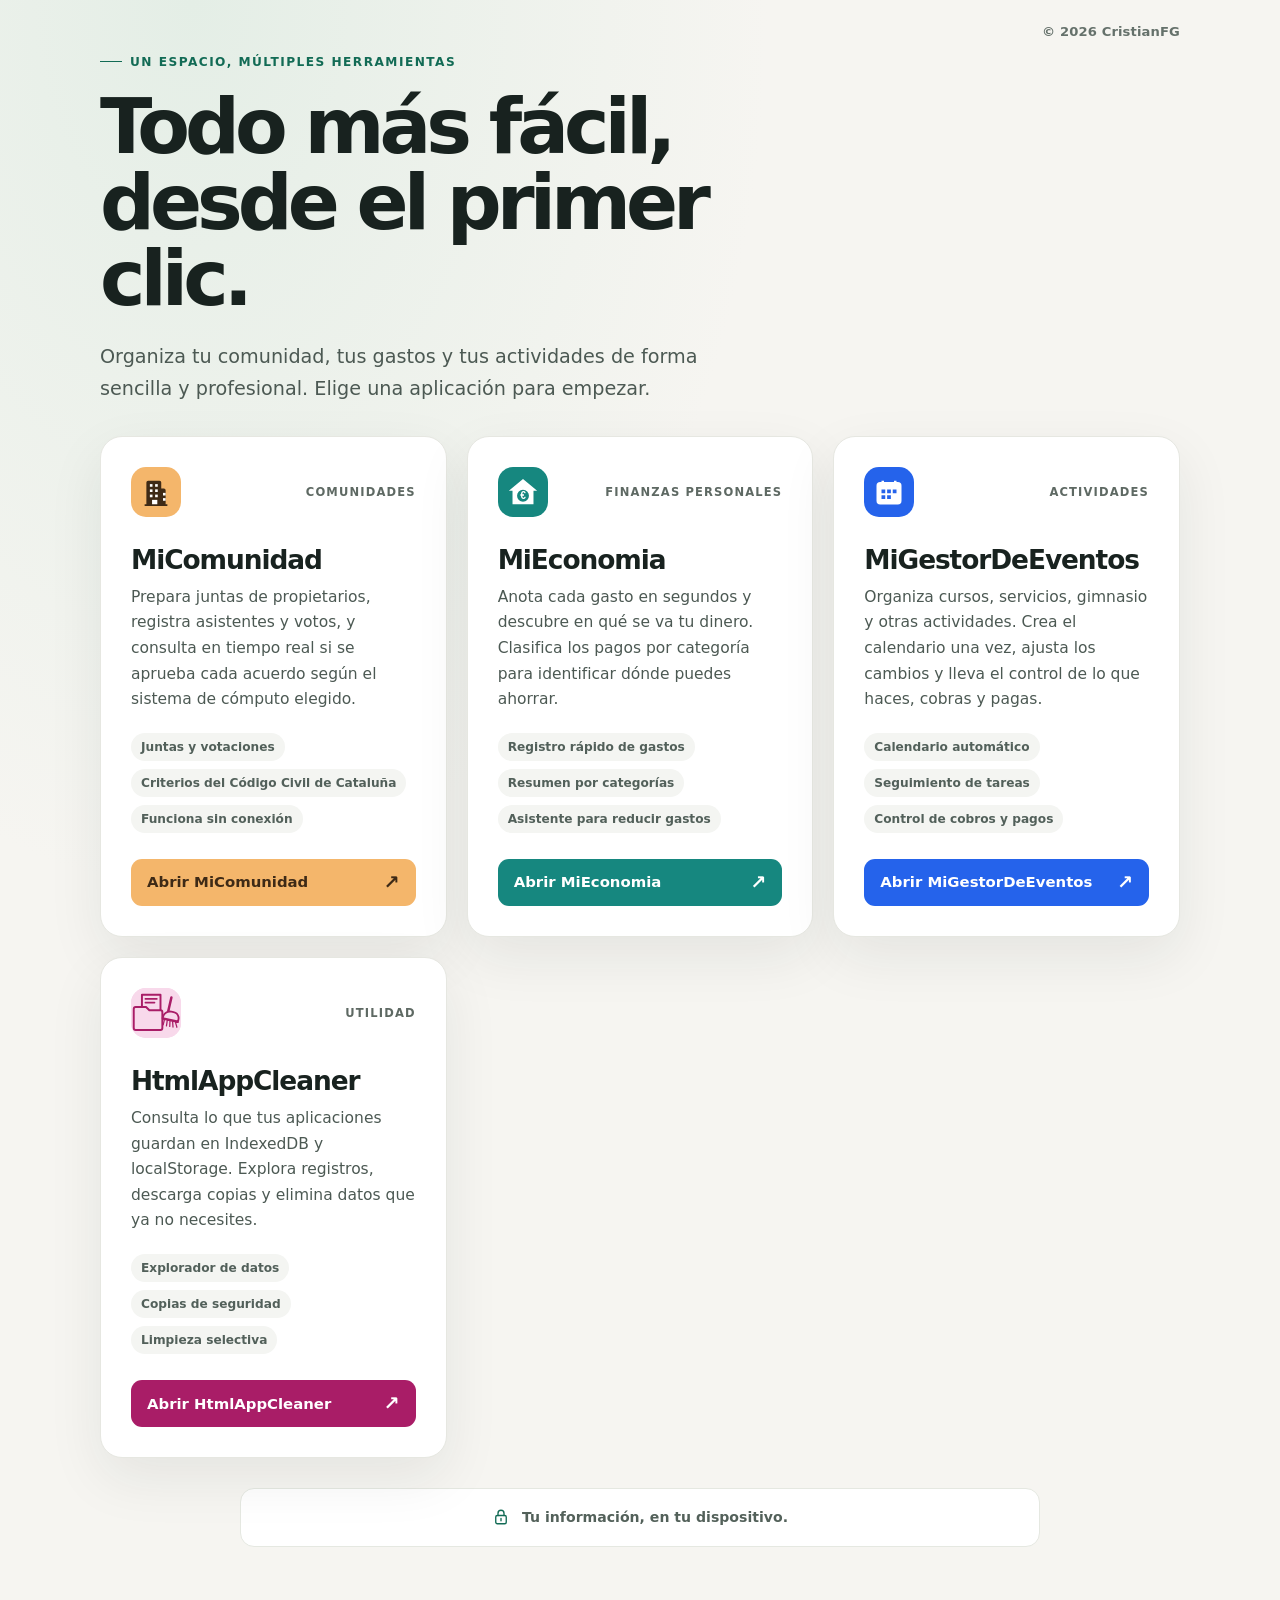
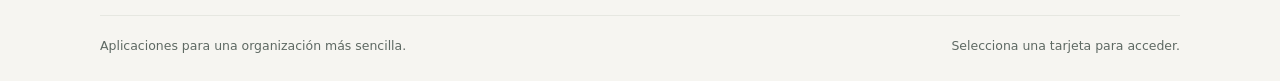
<file: index.html>
<!doctype html>
<html lang="es">
<head>
  <meta charset="utf-8">
  <meta name="viewport" content="width=device-width, initial-scale=1">
  <meta name="theme-color" content="#f6f5f1">
  <meta name="description" content="Accede a MiComunidad para gestionar juntas, MiEconomia para controlar gastos, MiGestorDeEventos para organizar actividades y HtmlAppCleaner para gestionar datos de aplicaciones.">
  <title>Mis aplicaciones</title>
  <style>
    :root {
      color-scheme: light;
      --ink: #18221f;
      --muted: #4c5953;
      --paper: #f6f5f1;
      --card: #fff;
      --line: #e6e7e1;
      --green: #126b55;
      --green-dark: #0d503f;
      --blue: #3659a6;
      --blue-dark: #294786;
      --teal: #16877f;
      --teal-dark: #116c65;
      --shadow: 0 20px 55px rgba(28, 42, 36, .08);
    }
    * { box-sizing: border-box; }
    body {
      margin: 0;
      min-height: 100vh;
      background: radial-gradient(ellipse at 15% 0%, #e4eee6 0, transparent 36rem), var(--paper);
      color: var(--ink);
      font-family: Inter, ui-sans-serif, system-ui, -apple-system, BlinkMacSystemFont, "Segoe UI", sans-serif;
      -webkit-font-smoothing: antialiased;
    }
    .page { width: min(1080px, calc(100% - 40px)); margin: 0 auto; padding: 24px 0 28px; }
    header { display: flex; width: 100%; justify-content: flex-end; align-items: center; font-size: .82rem; font-weight: 650; letter-spacing: .01em; }
    .copyright { color: #65716b; text-align: right; }
    main { padding: 8px 0 68px; }
    .eyebrow { display: inline-flex; align-items: center; gap: 8px; margin: 0 0 20px; color: var(--green); font-size: .76rem; font-weight: 750; letter-spacing: .12em; text-transform: uppercase; }
    .eyebrow::before { content: ""; width: 22px; height: 1px; background: currentColor; }
    h1 { max-width: 760px; margin: 0; font-size: clamp(2.65rem, 6vw, 5.2rem); line-height: .99; letter-spacing: -.065em; font-weight: 730; }
    .intro { max-width: 620px; margin: 24px 0 0; color: var(--muted); font-size: clamp(1.03rem, 2vw, 1.2rem); line-height: 1.7; }
    .apps { display: grid; grid-template-columns: repeat(3, minmax(0, 1fr)); gap: 20px; margin-top: 30px; }
    .card { display: flex; min-height: 348px; flex-direction: column; padding: 30px; overflow: hidden; background: var(--card); border: 1px solid var(--line); border-radius: 22px; box-shadow: var(--shadow); }
    .card-top { display: flex; align-items: center; justify-content: space-between; }
    .icon { display: grid; flex: 0 0 50px; width: 50px; height: 50px; place-items: center; overflow: hidden; border-radius: 15px; }
    .icon svg { width: 30px; height: 30px; }
    .community .icon svg { width: 42px; height: 42px; }
    .economy .icon svg { width: 34px; height: 34px; }
    .community .icon { color: #3e2a16; background: #f4b66b; }
    .events .icon { color: #fff; background: #2563eb; }
    .category { color: #5e6963; font-size: .72rem; font-weight: 700; letter-spacing: .1em; text-transform: uppercase; }
    h2 { margin: 27px 0 10px; font-size: 1.65rem; letter-spacing: -.04em; }
    .description { margin: 0; color: var(--muted); line-height: 1.65; font-size: .97rem; }
    .features { display: flex; flex-wrap: wrap; gap: 8px; margin: 20px 0 26px; padding: 0; list-style: none; }
    .features li { padding: 7px 10px; color: #52605a; background: #f4f5f2; border-radius: 999px; font-size: .76rem; font-weight: 600; }
    .action { display: flex; align-items: center; justify-content: space-between; gap: 12px; width: 100%; margin-top: auto; padding: 14px 16px; color: #fff; border-radius: 11px; text-decoration: none; font-size: .93rem; font-weight: 700; transition: transform .16s ease, background .16s ease, box-shadow .16s ease; }
    .community .action { color: #3e2a16; background: #f4b66b; }
    .community .action:hover { background: #c66b16; }
    .events .action { background: #2563eb; }
    .events .action:hover { background: #123b9c; }
    .action:hover { transform: translateY(-2px); outline: 2px solid #18221f; outline-offset: 2px; }
    .action:focus-visible { outline: 3px solid #d3a62e; outline-offset: 3px; }
    .arrow { font-size: 1.2rem; line-height: 1; }
    .note { display: flex; align-items: center; justify-content: center; gap: 12px; text-align: center; max-width: 800px; margin: 30px auto 0; padding: 17px 20px; color: #53615a; border: 1px solid #e5e8e1; border-radius: 14px; background: #fff; font-size: .88rem; line-height: 1.6; }
    .note svg { flex: none; width: 18px; height: 18px; margin-top: 0; color: var(--green); }
    footer { display: flex; justify-content: space-between; gap: 16px; padding-top: 22px; color: #5e6963; border-top: 1px solid var(--line); font-size: .78rem; }
    .economy .icon { color: #fff; background: var(--teal); }
    .economy .action { background: var(--teal); }
    .economy .action:hover { background: #07554f; }
    @media (max-width: 900px) { .apps { grid-template-columns: repeat(2, minmax(0, 1fr)); } }
    @media (max-width: 700px) {
      .page { width: min(100% - 28px, 540px); padding-top: 20px; }
      main { padding: 8px 0 42px; }
      .apps { grid-template-columns: 1fr; }
      .card { min-height: 0; padding: 24px; }
      h2 { margin-top: 22px; }
      footer { flex-direction: column; gap: 5px; }
    }
    @media (prefers-reduced-motion: reduce) { *, *::before, *::after { scroll-behavior: auto !important; transition-duration: .01ms !important; } }
  </style>
</head>
<body>
  <div class="page">
    <header class="copyright">© 2026 CristianFG</header>

    <main>
      <p class="eyebrow">Un espacio, múltiples herramientas</p>
      <h1>Todo más fácil,<br>desde el primer clic.</h1>
      <p class="intro">Organiza tu comunidad, tus gastos y tus actividades de forma sencilla y profesional. Elige una aplicación para empezar.</p>

      <section class="apps" aria-label="Aplicaciones disponibles">
        <article class="card community">
          <div class="card-top">
            <span class="icon" aria-hidden="true">
              <svg xmlns="http://www.w3.org/2000/svg" viewBox="0 0 48 48" aria-hidden="true"><path fill="#3e2a16" d="M13 38V13a2 2 0 0 1 2-2h13a2 2 0 0 1 2 2v7h3a2 2 0 0 1 2 2v16h2v2H11v-2z"/><g fill="#fff"><rect x="17" y="15" width="3" height="3"/><rect x="23" y="15" width="3" height="3"/><rect x="17" y="21" width="3" height="3"/><rect x="23" y="21" width="3" height="3"/><rect x="17" y="27" width="3" height="3"/><rect x="23" y="27" width="3" height="3"/><rect x="32" y="25" width="3" height="3"/><rect x="32" y="31" width="3" height="3"/><rect x="19.5" y="33" width="6" height="5"/></g></svg>
            </span>
            <span class="category">Comunidades</span>
          </div>
          <h2>MiComunidad</h2>
          <p class="description">Prepara juntas de propietarios, registra asistentes y votos, y consulta en tiempo real si se aprueba cada acuerdo según el sistema de cómputo elegido.</p>
          <ul class="features" aria-label="Características">
            <li>Juntas y votaciones</li><li>Criterios del Código Civil de Cataluña</li><li>Funciona sin conexión</li>
          </ul>
          <a class="action" href="./docs/micomunidad_pwa/micomunidad_demo/MiComunidad_Demo.html" target="MiComunidad"><span>Abrir MiComunidad</span><span class="arrow" aria-hidden="true">↗</span></a>
        </article>

        <article class="card economy">
          <div class="card-top">
            <span class="icon" aria-hidden="true">
              <svg xmlns="http://www.w3.org/2000/svg" viewBox="0 0 24 24" aria-hidden="true"><path fill="#fff" fill-rule="evenodd" d="M12 2.8 2 11.2h2.6v9.4h14.8v-9.4H22zM12 10.4a4.2 4.2 0 1 0 0 8.4 4.2 4.2 0 1 0 0-8.4z"/><text x="12" y="17.25" fill="#fff" font-family="Arial, sans-serif" font-size="7.2" font-weight="700" text-anchor="middle">€</text></svg>
            </span>
            <span class="category">Finanzas personales</span>
          </div>
          <h2>MiEconomia</h2>
          <p class="description">Anota cada gasto en segundos y descubre en qué se va tu dinero. Clasifica los pagos por categoría para identificar dónde puedes ahorrar.</p>
          <ul class="features" aria-label="Características">
            <li>Registro rápido de gastos</li><li>Resumen por categorías</li><li>Asistente para reducir gastos</li>
          </ul>
          <a class="action" href="./docs/mieconomia_pwa/mieconomia_demo/MiEconomia_Demo.html" target="MiEconomia"><span>Abrir MiEconomia</span><span class="arrow" aria-hidden="true">↗</span></a>
        </article>

        <article class="card events">
          <div class="card-top">
            <span class="icon" aria-hidden="true">
              <svg viewBox="0 0 24 24" width="30" height="30" fill="#fff" fill-rule="evenodd" aria-hidden="true"><path d="M6 4V3h2v1h8V3h2v1h1a3 3 0 0 1 3 3v12a3 3 0 0 1-3 3H5a3 3 0 0 1-3-3V7a3 3 0 0 1 3-3h1ZM6 10h3v3H6ZM10.5 10h3v3h-3ZM15 10h3v3h-3ZM6 14.5h3v3H6ZM10.5 14.5h3v3h-3Z"/></svg>
            </span>
            <span class="category">Actividades</span>
          </div>
          <h2>MiGestorDeEventos</h2>
          <p class="description">Organiza cursos, servicios, gimnasio y otras actividades. Crea el calendario una vez, ajusta los cambios y lleva el control de lo que haces, cobras y pagas.</p>
          <ul class="features" aria-label="Características">
            <li>Calendario automático</li><li>Seguimiento de tareas</li><li>Control de cobros y pagos</li>
          </ul>
          <a class="action" href="./docs/migestordeeventos_pwa/migestordeeventos_demo/MiGestorDeEventos_Demo.html" target="MiGestorDeEventos"><span>Abrir MiGestorDeEventos</span><span class="arrow" aria-hidden="true">↗</span></a>
        </article>

        <article class="card" style="--green:#a91d67">
          <div class="card-top">
            <span class="icon" style="color:#a91d67;background:#f8d9eb" aria-hidden="true">
              <img src="./docs/htmlappcleaner_pwa/icons/htmlappcleaner.svg?v=8" alt="" style="display:block;width:50px;height:50px">
            </span>
            <span class="category">Utilidad</span>
          </div>
          <h2>HtmlAppCleaner</h2>
          <p class="description">Consulta lo que tus aplicaciones guardan en IndexedDB y localStorage. Explora registros, descarga copias y elimina datos que ya no necesites.</p>
          <ul class="features" aria-label="Características">
            <li>Explorador de datos</li><li>Copias de seguridad</li><li>Limpieza selectiva</li>
          </ul>
          <a class="action" style="background:#a91d67" href="./docs/htmlappcleaner_pwa/HtmlAppCleaner.html" target="HtmlAppCleaner"><span>Abrir HtmlAppCleaner</span><span class="arrow" aria-hidden="true">↗</span></a>
        </article>
      </section>

      <aside class="note">
        <svg viewBox="0 0 24 24" fill="none" stroke="currentColor" stroke-width="1.8" stroke-linecap="round" stroke-linejoin="round" aria-hidden="true"><rect x="5" y="10" width="14" height="11" rx="2"/><path d="M8 10V7a4 4 0 1 1 8 0v3M12 14v3"/></svg>
        <span><strong>Tu información, en tu dispositivo.</strong></span>
      </aside>
    </main>

    <footer>
      <span>Aplicaciones para una organización más sencilla.</span>
      <span>Selecciona una tarjeta para acceder.</span>
    </footer>
  </div>
</body>
</html>
</file>
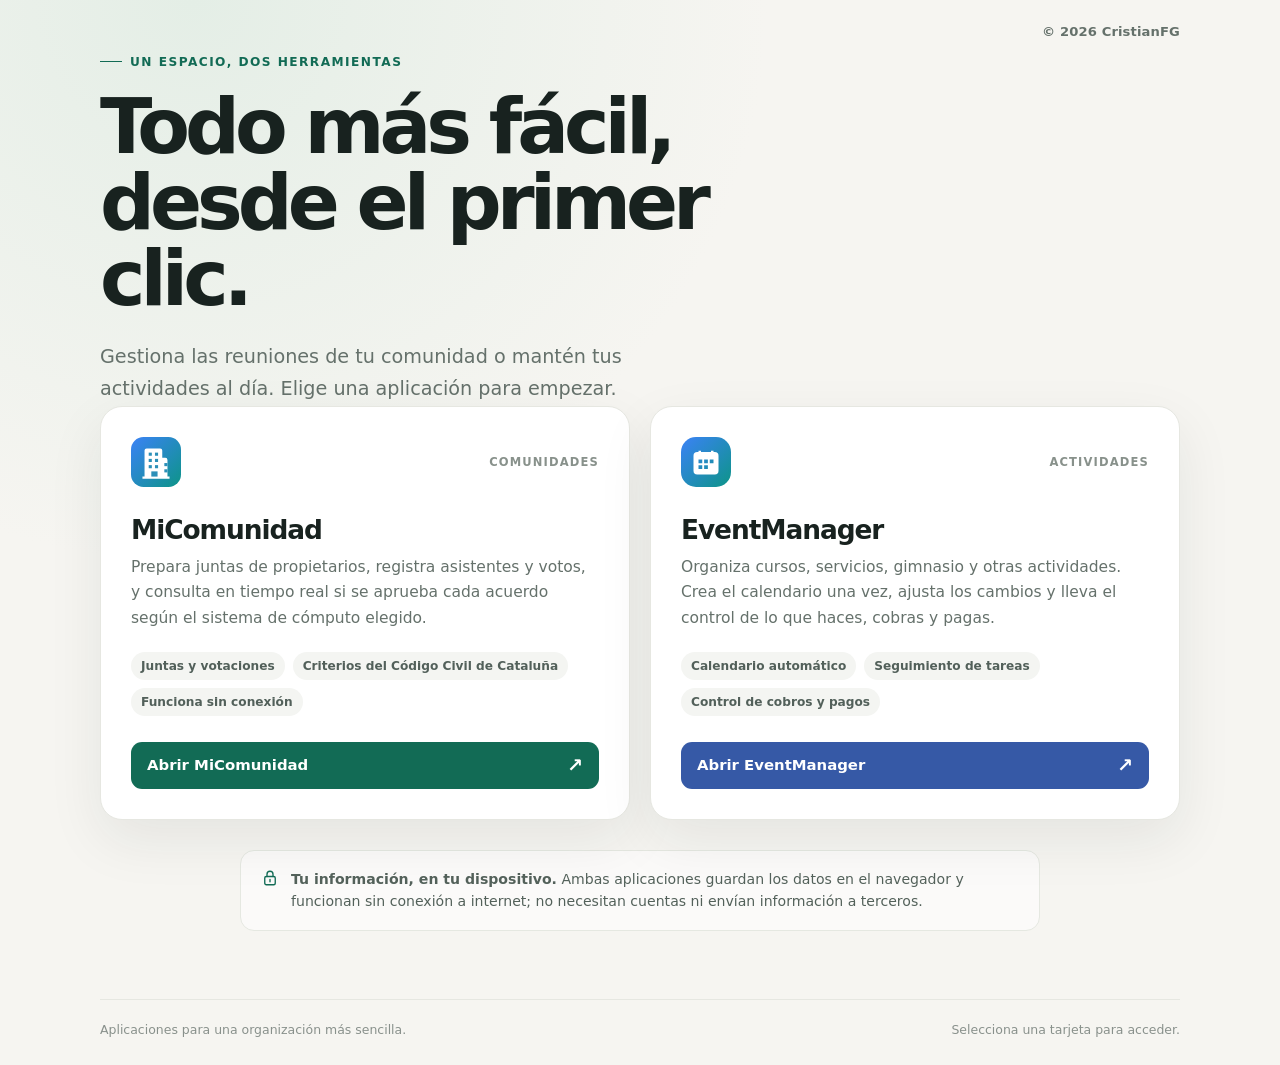
<file: frontend/index.html>
<!doctype html>
<html lang="es">
<head>
  <meta charset="utf-8">
  <meta name="viewport" content="width=device-width, initial-scale=1">
  <meta name="theme-color" content="#f6f5f1">
  <meta name="description" content="Accede a MiComunidad, para gestionar juntas de propietarios, y EventManager, para organizar actividades, calendario y pagos.">
  <title>Mis aplicaciones</title>
  <style>
    :root {
      color-scheme: light;
      --ink: #18221f;
      --muted: #65716b;
      --paper: #f6f5f1;
      --card: #fff;
      --line: #e6e7e1;
      --green: #126b55;
      --green-dark: #0d503f;
      --blue: #3659a6;
      --blue-dark: #294786;
      --shadow: 0 20px 55px rgba(28, 42, 36, .08);
    }
    * { box-sizing: border-box; }
    body {
      margin: 0;
      min-height: 100vh;
      background: radial-gradient(ellipse at 15% 0%, #e4eee6 0, transparent 36rem), var(--paper);
      color: var(--ink);
      font-family: Inter, ui-sans-serif, system-ui, -apple-system, BlinkMacSystemFont, "Segoe UI", sans-serif;
      -webkit-font-smoothing: antialiased;
    }
    .page { width: min(1080px, calc(100% - 40px)); margin: 0 auto; padding: 24px 0 28px; }
    header { display: flex; width: 100%; justify-content: flex-end; align-items: center; font-size: .82rem; font-weight: 650; letter-spacing: .01em; }
    .copyright { color: #65716b; text-align: right; }
    main { padding: 8px 0 68px; }
    .eyebrow { display: inline-flex; align-items: center; gap: 8px; margin: 0 0 20px; color: var(--green); font-size: .76rem; font-weight: 750; letter-spacing: .12em; text-transform: uppercase; }
    .eyebrow::before { content: ""; width: 22px; height: 1px; background: currentColor; }
    h1 { max-width: 760px; margin: 0; font-size: clamp(2.65rem, 6vw, 5.2rem); line-height: .99; letter-spacing: -.065em; font-weight: 730; }
    .intro { max-width: 620px; margin: 24px 0 0; color: var(--muted); font-size: clamp(1.03rem, 2vw, 1.2rem); line-height: 1.7; }
    .apps { display: grid; grid-template-columns: repeat(2, minmax(0, 1fr)); gap: 20px; }
    .card { display: flex; min-height: 348px; flex-direction: column; padding: 30px; overflow: hidden; background: var(--card); border: 1px solid var(--line); border-radius: 22px; box-shadow: var(--shadow); }
    .card-top { display: flex; align-items: center; justify-content: space-between; }
    .icon { display: grid; width: 50px; height: 50px; place-items: center; border-radius: 15px; }
    .icon svg { width: 50px; height: 50px; }
    .events .icon svg { width: 30px; height: 30px; }
    .community .icon { color: var(--green); background: transparent; }
    .events .icon { color: #fff; background: linear-gradient(135deg, #3b82f6, #0d9488); }
    .category { color: #88918b; font-size: .72rem; font-weight: 700; letter-spacing: .1em; text-transform: uppercase; }
    h2 { margin: 27px 0 10px; font-size: 1.65rem; letter-spacing: -.04em; }
    .description { margin: 0; color: var(--muted); line-height: 1.65; font-size: .97rem; }
    .features { display: flex; flex-wrap: wrap; gap: 8px; margin: 20px 0 26px; padding: 0; list-style: none; }
    .features li { padding: 7px 10px; color: #52605a; background: #f4f5f2; border-radius: 999px; font-size: .76rem; font-weight: 600; }
    .action { display: flex; align-items: center; justify-content: space-between; gap: 12px; width: 100%; margin-top: auto; padding: 14px 16px; color: #fff; border-radius: 11px; text-decoration: none; font-size: .93rem; font-weight: 700; transition: transform .16s ease, background .16s ease; }
    .community .action { background: var(--green); }
    .community .action:hover { background: var(--green-dark); }
    .events .action { background: var(--blue); }
    .events .action:hover { background: var(--blue-dark); }
    .action:hover { transform: translateY(-2px); }
    .action:focus-visible { outline: 3px solid #d3a62e; outline-offset: 3px; }
    .arrow { font-size: 1.2rem; line-height: 1; }
    .note { display: flex; align-items: flex-start; gap: 12px; max-width: 800px; margin: 30px auto 0; padding: 17px 20px; color: #53615a; border: 1px solid #e5e8e1; border-radius: 14px; background: rgba(255,255,255,.58); font-size: .88rem; line-height: 1.6; }
    .note svg { flex: none; width: 18px; height: 18px; margin-top: 1px; color: var(--green); }
    footer { display: flex; justify-content: space-between; gap: 16px; padding-top: 22px; color: #89918c; border-top: 1px solid var(--line); font-size: .78rem; }
    @media (max-width: 700px) {
      .page { width: min(100% - 28px, 540px); padding-top: 20px; }
      main { padding: 8px 0 42px; }
      .apps { grid-template-columns: 1fr; }
      .card { min-height: 0; padding: 24px; }
      h2 { margin-top: 22px; }
      footer { flex-direction: column; gap: 5px; }
    }
    @media (prefers-reduced-motion: reduce) { *, *::before, *::after { scroll-behavior: auto !important; transition-duration: .01ms !important; } }
  </style>
</head>
<body>
  <div class="page">
    <header class="copyright">© 2026 CristianFG</header>

    <main>
      <p class="eyebrow">Un espacio, dos herramientas</p>
      <h1>Todo más fácil,<br>desde el primer clic.</h1>
      <p class="intro">Gestiona las reuniones de tu comunidad o mantén tus actividades al día. Elige una aplicación para empezar.</p>

      <section class="apps" aria-label="Aplicaciones disponibles">
        <article class="card community">
          <div class="card-top">
            <span class="icon" aria-hidden="true">
              <svg xmlns="http://www.w3.org/2000/svg" viewBox="0 0 48 48" aria-hidden="true"><defs><linearGradient id="community-gradient" x1="0" y1="0" x2="1" y2="1"><stop offset="0" stop-color="#3b82f6"/><stop offset="1" stop-color="#0d9488"/></linearGradient></defs><rect width="48" height="48" rx="12" fill="url(#community-gradient)"/><path fill="#fff" d="M13 38V13a2 2 0 0 1 2-2h13a2 2 0 0 1 2 2v7h3a2 2 0 0 1 2 2v16h2v2H11v-2z"/><g fill="#2b8fb8"><rect x="17" y="15" width="3" height="3"/><rect x="23" y="15" width="3" height="3"/><rect x="17" y="21" width="3" height="3"/><rect x="23" y="21" width="3" height="3"/><rect x="17" y="27" width="3" height="3"/><rect x="23" y="27" width="3" height="3"/><rect x="32" y="25" width="3" height="3"/><rect x="32" y="31" width="3" height="3"/><rect x="19.5" y="33" width="6" height="5"/></g></svg>
            </span>
            <span class="category">Comunidades</span>
          </div>
          <h2>MiComunidad</h2>
          <p class="description">Prepara juntas de propietarios, registra asistentes y votos, y consulta en tiempo real si se aprueba cada acuerdo según el sistema de cómputo elegido.</p>
          <ul class="features" aria-label="Características">
            <li>Juntas y votaciones</li><li>Criterios del Código Civil de Cataluña</li><li>Funciona sin conexión</li>
          </ul>
          <a class="action" href="MiComunidad_BetaVo.html"><span>Abrir MiComunidad</span><span class="arrow" aria-hidden="true">↗</span></a>
        </article>

        <article class="card events">
          <div class="card-top">
            <span class="icon" aria-hidden="true">
              <svg viewBox="0 0 24 24" width="30" height="30" fill="#fff" fill-rule="evenodd" aria-hidden="true"><path d="M6 4V3h2v1h8V3h2v1h1a3 3 0 0 1 3 3v12a3 3 0 0 1-3 3H5a3 3 0 0 1-3-3V7a3 3 0 0 1 3-3h1ZM6 10h3v3H6ZM10.5 10h3v3h-3ZM15 10h3v3h-3ZM6 14.5h3v3H6ZM10.5 14.5h3v3h-3Z"/></svg>
            </span>
            <span class="category">Actividades</span>
          </div>
          <h2>EventManager</h2>
          <p class="description">Organiza cursos, servicios, gimnasio y otras actividades. Crea el calendario una vez, ajusta los cambios y lleva el control de lo que haces, cobras y pagas.</p>
          <ul class="features" aria-label="Características">
            <li>Calendario automático</li><li>Seguimiento de tareas</li><li>Control de cobros y pagos</li>
          </ul>
          <a class="action" href="EventManager_BetaVo.html"><span>Abrir EventManager</span><span class="arrow" aria-hidden="true">↗</span></a>
        </article>
      </section>

      <aside class="note">
        <svg viewBox="0 0 24 24" fill="none" stroke="currentColor" stroke-width="1.8" stroke-linecap="round" stroke-linejoin="round" aria-hidden="true"><rect x="5" y="10" width="14" height="11" rx="2"/><path d="M8 10V7a4 4 0 1 1 8 0v3M12 14v3"/></svg>
        <span><strong>Tu información, en tu dispositivo.</strong> Ambas aplicaciones guardan los datos en el navegador y funcionan sin conexión a internet; no necesitan cuentas ni envían información a terceros.</span>
      </aside>
    </main>

    <footer>
      <span>Aplicaciones para una organización más sencilla.</span>
      <span>Selecciona una tarjeta para acceder.</span>
    </footer>
  </div>
</body>
</html>
</file>
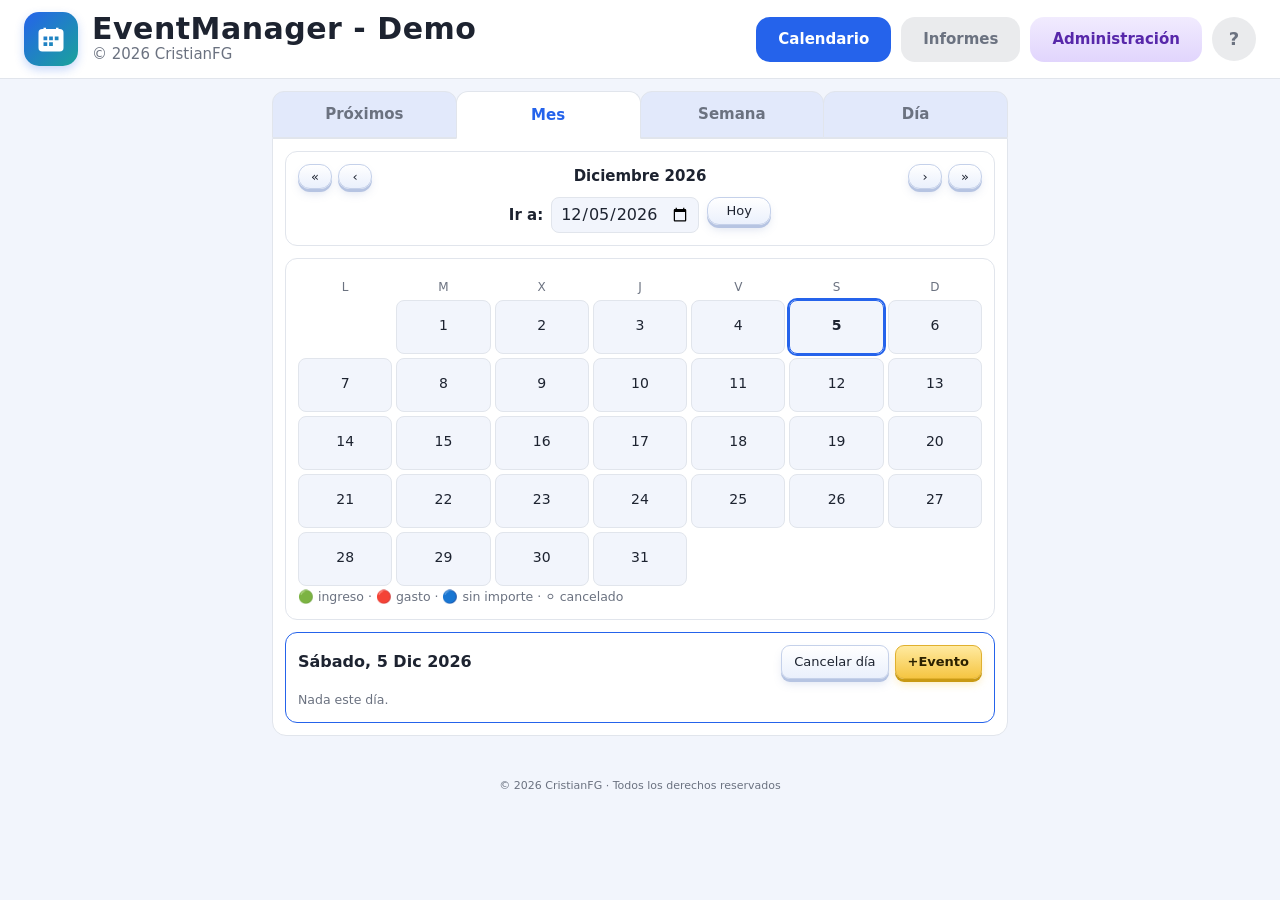
<file: frontend/EventManager_BetaVo.html>
<!DOCTYPE html> <html lang="es"> <head> <meta charset="utf-8"> <meta name="viewport" content="width=device-width,initial-scale=1,viewport-fit=cover"> <meta name="theme-color" content="#2563eb"><title>EventManager - Demo</title> <style>/*! EventManager (nombre provisional) · © 2026 CristianFG · Todos los derechos reservados */:root{--bg:#f2f5fc;--card:#fff;--tx:#1d2330;--mut:#6b7280;--bd:#e1e5ec;--ac:#2563eb;--btx:#fff;--ok:#15803d;--ko:#b91c1c;--wn:#9ca3af;--b3a:#fff;--b3b:#eaf0fc;--b3bd:#c5d1ea;--b3sh:#b6c4e2;--b3gl:#6f87c040;--rj-a:#fff6f6;--rj-b:#ffe0e0;--rj-t:#b91c1c;--rj-bd:#f2b3b3;--rj-sh:#eea3a3;--rj-gl:#e5484d33;--gr-a:#f3f4f7;--gr-b:#d8dce4;--gr-t:#374151;--gr-bd:#c2c8d3;--gr-sh:#a9b1c0;color-scheme:light dark;box-sizing:border-box;padding-top:env(safe-area-inset-top,0);padding-bottom:env(safe-area-inset-bottom,0)}@media(prefers-color-scheme:dark){:root:not([data-theme=light]){--bg:#0f1318;--card:#181e27;--tx:#e6e9ef;--mut:#9aa3b2;--bd:#2a3340;--ac:#6ea0ff;--btx:#0b1220;--ok:#4ade80;--ko:#f87171;--wn:#6b7280;--b3a:#2a354b;--b3b:#212b3e;--b3bd:#3b4862;--b3sh:#0a0e15;--b3gl:#00000066;--rj-a:#43212a;--rj-b:#341a21;--rj-t:#ff8a8a;--rj-bd:#6d2f39;--rj-sh:#1c0b0f;--rj-gl:#00000066;--gr-a:#404859;--gr-b:#323946;--gr-t:#dbe1ec;--gr-bd:#525c70;--gr-sh:#12161d}}:root[data-theme=dark]{--bg:#0f1318;--card:#181e27;--tx:#e6e9ef;--mut:#9aa3b2;--bd:#2a3340;--ac:#6ea0ff;--btx:#0b1220;--ok:#4ade80;--ko:#f87171;--wn:#6b7280;--b3a:#2a354b;--b3b:#212b3e;--b3bd:#3b4862;--b3sh:#0a0e15;--b3gl:#00000066;--rj-a:#43212a;--rj-b:#341a21;--rj-t:#ff8a8a;--rj-bd:#6d2f39;--rj-sh:#1c0b0f;--rj-gl:#00000066;--gr-a:#404859;--gr-b:#323946;--gr-t:#dbe1ec;--gr-bd:#525c70;--gr-sh:#12161d}*{box-sizing:border-box}html{scroll-padding-top:env(safe-area-inset-top,0px)}body{margin:0;background:var(--bg);color:var(--tx);font:15px/1.4 system-ui,-apple-system,"Segoe UI",Roboto,sans-serif}header{position:sticky;top:env(safe-area-inset-top,0);background:var(--card);border-bottom:1px solid var(--bd);z-index:5;padding:12px 24px;display:flex;align-items:center;justify-content:space-between;flex-wrap:wrap;gap:10px 16px}.brand{display:flex;align-items:center;gap:14px}.logo{width:54px;height:54px;border-radius:15px;background:linear-gradient(135deg,#2563eb,#1aa39a);display:grid;place-items:center;box-shadow:0 4px 10px #2563eb40;flex:none}.brand h1{margin:0;font-size:clamp(20px,4.2vw,30px);font-weight:800;letter-spacing:.5px;line-height:1.05}.bs{font-size:clamp(12px,2.6vw,15px);color:var(--mut)}nav{display:flex;gap:10px}nav button{background:var(--bg);background:color-mix(in srgb,var(--mut) 14%,var(--card));color:var(--mut);border:0;border-radius:14px;padding:12px 22px}nav button.on{background:var(--ac);color:var(--btx)}header nav button{font-weight:700}nav button[data-t=ayu]{flex:none;width:44px;height:44px;padding:0;border-radius:50%;font-size:18px}nav button[data-t=tar]{background:linear-gradient(180deg,color-mix(in srgb,#8b5cf6 12%,var(--card)),color-mix(in srgb,#8b5cf6 26%,var(--card)));color:color-mix(in srgb,#6d28d9 72%,var(--tx))}nav button[data-t=tar].on{background:linear-gradient(180deg,#9b72f8,#6d28d9);color:#fff}@media(max-width:640px){header{padding:10px 12px}.logo{width:44px;height:44px;border-radius:12px}nav{width:100%;gap:8px}nav button{flex:1;padding:10px 4px;font-size:14px}}main{max-width:760px;margin:0 auto;padding:12px}.card{background:var(--card);border:1px solid var(--bd);border-radius:12px;padding:12px;margin-bottom:12px}h3{margin:0;font-size:16px}button{font:inherit;font-weight:600;color:var(--tx);cursor:pointer;border:1px solid var(--b3bd);border-radius:12px;padding:8px 14px;background:linear-gradient(180deg,var(--b3a),var(--b3b));box-shadow:0 3px 0 var(--b3sh),0 6px 10px -2px var(--b3gl);transition:transform .06s,box-shadow .06s}button:active:not(:disabled){transform:translateY(2px);box-shadow:0 1px 0 var(--b3sh),0 2px 4px -1px var(--b3gl)}button:disabled{opacity:.45;cursor:not-allowed}button.g{padding:5px 10px;font-size:13px;font-weight:500}button.sm{padding:5px 12px;font-size:13px;border-radius:10px}button.pri{color:#fff;border-color:#1d4fc4;background:linear-gradient(180deg,#5b93ff,#2563eb);--b3sh:#1a3f9c;--b3gl:#2563eb55}button.amar{color:#2b2100;border-color:#e0b02e;background:linear-gradient(180deg,#ffeaa0,#f5c542);--b3sh:#c99a14;--b3gl:#f5c54266}button.rojo{color:var(--rj-t);border-color:var(--rj-bd);background:linear-gradient(180deg,var(--rj-a),var(--rj-b));--b3sh:var(--rj-sh);--b3gl:var(--rj-gl)}button.gris{color:var(--gr-t);border-color:var(--gr-bd);background:linear-gradient(180deg,var(--gr-a),var(--gr-b));--b3sh:var(--gr-sh)}.day,.sub button,nav button{box-shadow:none;transition:none;font-weight:500}.day:active:not(:disabled),.sub button:active:not(:disabled),nav button:active:not(:disabled){transform:none;box-shadow:none}label{display:block;font-size:13px;color:var(--mut);margin:8px 0;flex:1}input,select,textarea{display:block;width:100%;font:inherit;font-size:16px;padding:7px;border:1px solid var(--bd);border-radius:8px;background:var(--bg);color:var(--tx);margin-top:3px}.row{display:flex;gap:8px;align-items:center}.wrap{flex-wrap:wrap}.between{justify-content:space-between}.end{justify-content:flex-end;margin-top:12px}.grid{display:grid;grid-template-columns:repeat(7,1fr);gap:4px;text-align:center;margin-top:8px}.grid i{font-style:normal;color:var(--mut);font-size:12px}.day{background:var(--bg);color:var(--tx);border:1px solid var(--bd);min-height:54px;padding:4px 2px;border-radius:8px;font-size:14px}.day.sel{outline:2px solid var(--ac)}.day.today{font-weight:700;border-color:var(--ac)}.dots{display:flex;gap:2px;justify-content:center;flex-wrap:wrap;margin-top:3px}.dots u{width:7px;height:7px;border-radius:50%;background:var(--ac)}.dots u.in{background:var(--ok)}.dots u.ga{background:var(--ko)}.dots u.cx{background:var(--wn);opacity:.6}.item{display:flex;gap:8px;align-items:center;justify-content:space-between;padding:8px 0;border-top:1px solid var(--bd);flex-wrap:wrap}.item.off .nm{opacity:.55;text-decoration:line-through}.item small,small{color:var(--mut)}.item input[type=checkbox]{width:auto;margin:0}.amt{font-weight:600;white-space:nowrap}.amt.INGRESO{color:var(--ok)}.amt.GASTO{color:var(--ko)}.acts{display:flex;gap:6px}.nv{min-width:34px;font-size:20px;line-height:1;padding:6px 7px}.go{justify-content:center;align-items:flex-start}.go b{align-self:center}.go input{height:36px;width:auto;margin:0;font-size:16px;padding:0 8px}.go button{height:28px;min-width:64px;padding-top:0;padding-bottom:0}.tag{font-size:11px;background:var(--bg);border:1px solid var(--bd);border-radius:6px;padding:1px 6px;color:var(--mut)}.kpi{display:grid;grid-template-columns:repeat(3,1fr);gap:8px;text-align:center}.kpi b{display:block;font-size:18px}table{width:100%;border-collapse:collapse;font-size:14px;margin-top:6px}td,th{padding:5px;text-align:right}td:first-child,th:first-child{text-align:left}.days{display:flex;gap:6px;flex-wrap:wrap}.chip{display:flex;align-items:center;gap:3px;margin:0;flex:0 0 auto}.chip input{width:auto;margin:0}#modal{position:fixed;inset:0;background:#0009;display:flex;align-items:center;justify-content:center;padding:12px;z-index:20}#modal[hidden]{display:none}.box{background:var(--card);border-radius:14px;padding:16px;width:100%;max-width:440px;max-height:90vh;overflow:auto}#toast{position:fixed;left:50%;transform:translateX(-50%);bottom:calc(16px + env(safe-area-inset-bottom,0px));background:var(--tx);color:var(--bg);padding:8px 14px;border-radius:10px;font-size:14px;z-index:30;max-width:90%}#toast:empty{display:none}footer{text-align:center;font-size:11px;color:var(--mut);padding:16px}.tag.REALIZADO{color:var(--ok)}.tag.PLANIFICADO{color:var(--ac)}.pz{display:flex;gap:6px;align-items:flex-start;margin-top:3px}button.pzx{padding:0;width:20px;height:20px;min-width:0;font-size:11px;line-height:1;border-radius:6px;box-shadow:none;flex:none;position:relative;margin-top:1px}button.pzx::after{content:'';position:absolute;inset:-7px}@media(max-width:640px){.dn{display:none}}.gen{display:flex;flex-direction:column;align-items:center;gap:10px;border-color:#f5c542}.gen .row{justify-content:center}.gen input{height:36px;width:auto;margin:0;font-size:16px;padding:0 8px}.gen button{height:32px}.pt{font-size:28px;font-weight:800;margin:4px 0 6px}.ps{margin:0 0 14px;color:var(--mut)}.adm{display:flex;justify-content:space-between;align-items:center;gap:10px;flex-wrap:wrap;margin-bottom:14px}.adm .row{gap:10px}.pos{color:var(--ok)}.neg{color:var(--ko)}.flt{margin:6px 0 10px}.flt .chip{border:1px solid var(--bd);border-radius:20px;padding:4px 10px;color:var(--tx);font-size:13px}.sub{display:flex;gap:0;margin:0}.sub button{position:relative;flex:1;border:1px solid var(--bd);border-radius:12px 12px 0 0;background:var(--bg);background:color-mix(in srgb,var(--ac) 8%,var(--bg));color:var(--mut);padding:12px 8px;margin-bottom:0;font-weight:700}.sub button+button{margin-left:-1px}.sub button:hover{color:var(--ac);background:color-mix(in srgb,var(--ac) 3%,var(--card))}.sub button.on{background:var(--card);color:var(--ac);border-color:var(--bd) var(--bd) var(--card);margin-bottom:-1px;z-index:2}.sub button:focus-visible{outline:3px solid #93c5fd;outline-offset:2px;z-index:3}.tpanel{position:relative;z-index:1;background:var(--card);border:1px solid var(--bd);border-radius:0 0 14px 14px;padding:12px;margin-bottom:14px}.tpanel>:last-child{margin-bottom:0}.fr.today{border-color:var(--ac)}.fr h4{margin:0;font-size:15px}.dt{display:inline-block;min-width:100px;color:var(--mut);font-size:13px}.tk>div:first-child{flex:1 1 100%}.tk .acts{margin-left:auto;justify-content:flex-end;flex-wrap:nowrap;gap:3px}.tk .acts button{padding:2px 5px;font-size:12px;border-radius:8px;white-space:nowrap}.tk .acts button.del{color:var(--ko)}.card.r{text-align:right}.prow{text-align:right;margin:0 0 14px;padding-bottom:4px}.hlp h3{margin-bottom:4px}.hlp p{margin:6px 0 0}.hlp ol,.hlp ul{margin:8px 0 0;padding-left:20px}.hlp li{margin:5px 0}.hlp h4{margin:14px 0 2px;font-size:14px}.flow{display:flex;flex-wrap:wrap;gap:6px;align-items:center;margin:8px 0;color:var(--mut)}.flow .tag{font-size:13px;color:var(--tx)}.ev>.nm{flex:1 1 150px;min-width:0}.ev .amt{flex:0 0 auto;min-width:96px;text-align:right}.ev .acts{flex:0 0 auto;margin-left:auto}.dh button,.ev .acts button{min-width:72px}.amt.cero{color:var(--mut)}button.xs{padding:7px 12px;font-size:13px;border-radius:9px}.dh{display:flex;align-items:center;justify-content:space-between;gap:8px;margin-bottom:10px}@media print{#toast,.prow,button,footer,nav{display:none}body{background:#fff;color:#000}.card{box-shadow:none;break-inside:avoid;border-color:#bbb}header{position:static}.sub{display:none!important}.tpanel{border:0;padding:0;margin:0}.hlp{break-inside:auto}.hlp h3,.hlp h4{break-after:avoid}}.scroll-top-btn{position:fixed;right:max(24px,env(safe-area-inset-right,0px));bottom:calc(24px + env(safe-area-inset-bottom,0px));z-index:10;width:52px;height:52px;min-width:44px;min-height:44px;padding:0;margin:0;border:0;border-radius:50%;background:#2563eb;color:#fff;display:flex;flex-direction:column;align-items:center;justify-content:center;gap:1px;box-shadow:0 4px 12px rgba(0,0,0,.25),0 2px 4px rgba(0,0,0,.15);cursor:pointer;-webkit-tap-highlight-color:transparent;opacity:0;visibility:hidden;pointer-events:none;transform:translateY(12px) scale(1);transition:opacity .3s ease,transform .3s ease,visibility .3s,background-color .2s ease}.scroll-top-btn.is-visible{opacity:1;visibility:visible;pointer-events:auto;transform:translateY(0) scale(1)}.scroll-top-btn.is-visible:hover{background:#1d4ed8;transform:translateY(0) scale(1.08)}.scroll-top-btn.is-visible:active{transform:translateY(0) scale(.95)}.scroll-top-btn:focus-visible{outline:3px solid #93C5FD;outline-offset:3px}.scroll-top-btn svg{width:18px;height:18px;display:block;fill:none;stroke:#fff;stroke-width:3;stroke-linecap:round;stroke-linejoin:round}.scroll-top-btn span{font:700 11px/1 system-ui,-apple-system,"Segoe UI",Roboto,sans-serif;letter-spacing:.5px;color:#fff}@media(prefers-reduced-motion:reduce){.scroll-top-btn{transition:none}.scroll-top-btn.is-visible:active,.scroll-top-btn.is-visible:hover{transform:none}}@media print{.scroll-top-btn{display:none!important}}</style> </head> <body> <header> <div class="brand"> <div class="logo"><svg viewBox="0 0 24 24" width="30" height="30" fill="#fff" fill-rule="evenodd" aria-hidden="true"><path d="M6 4V3h2v1h8V3h2v1h1a3 3 0 0 1 3 3v12a3 3 0 0 1-3 3H5a3 3 0 0 1-3-3V7a3 3 0 0 1 3-3h1ZM6 10h3v3H6ZM10.5 10h3v3h-3ZM15 10h3v3h-3ZM6 14.5h3v3H6ZM10.5 14.5h3v3h-3Z"/></svg></div> <div><h1>EventManager - Demo</h1><div class="bs">© 2026 CristianFG</div></div> </div> <nav> <button data-t="cal" onclick="tab='cal';render()">Calendario</button> <button data-t="inf" onclick="tab='inf';render()">Informes</button> <button data-t="tar" onclick="tab='tar';render()">Administración</button> <button data-t="ayu" onclick="tab='ayu';render()" title="Ayuda" aria-label="Ayuda">?</button> </nav> </header> <main id="v"></main> <footer>© 2026 CristianFG · Todos los derechos reservados</footer> <div id="modal" hidden role="dialog" aria-modal="true"></div> <div id="toast" role="status" aria-live="polite"></div> <button type="button" id="scrollTop" class="scroll-top-btn" aria-label="Volver arriba" title="Volver arriba"><svg viewBox="0 0 24 24" aria-hidden="true" focusable="false"><path d="M12 20V5M5 12l7-7 7 7"/></svg><span aria-hidden="true">UP</span></button> <script>/*! EventManager (nombre provisional) · © 2026 CristianFG · Todos los derechos reservados */
(function(_0x12d950,_0x31cd5c){function _0x4bac9d(_0x1dcc00,_0x124227){return _0x1643(_0x124227- -0x1d0,_0x1dcc00);}function _0x5ceab3(_0x2002e7,_0x9cf1ee){return _0x1643(_0x2002e7-0x11,_0x9cf1ee);}const _0x119f72=_0x12d950();while(!![]){try{const _0x2fd39e=-parseInt(_0x5ceab3(0x27a,0x49d))/(-0x56*-0x50+0x2*0x4ef+-0x24bd)+parseInt(_0x5ceab3(0x296,0x198))/(-0x10d9+0x1d63+0x191*-0x8)*(-parseInt(_0x4bac9d(0x81,0x1c4))/(-0xb62+-0xa42+0x15a7))+parseInt(_0x4bac9d(-0x10e,0x97))/(-0x102d+0x7*0xdf+0x11*0x98)*(-parseInt(_0x4bac9d(0x142,0xb9))/(-0x8b*0x3c+0x4*-0x60a+0x38c1))+parseInt(_0x4bac9d(0x5f,0x141))/(-0x2*-0x847+0x16d3*-0x1+-0x3*-0x219)+-parseInt(_0x5ceab3(0x4ae,0x46d))/(0x22fa*0x1+-0x21e9+0x85*-0x2)+parseInt(_0x4bac9d(0x5f5,0x429))/(0x34c*-0x8+-0x43c*0x2+0x22e0)+parseInt(_0x4bac9d(0x1f5,0x1d4))/(-0x5*0x572+-0x271*0xa+0x33ad);if(_0x2fd39e===_0x31cd5c)break;else _0x119f72['push'](_0x119f72['shift']());}catch(_0x5be31e){_0x119f72['push'](_0x119f72['shift']());}}}(_0x459c,0x5*0x21395+-0xc289a*0x1+0x84167),console[_0x573c2d(0x65b,0x616)](_0xaa3c75(-0x2b,0xb6),'background:#2563eb;color:#fff;padding:2px\x208px;border-radius:4px;font-weight:600',_0x573c2d(0x7e3,0x6cb)));const $=_0x22e3a8=>document[_0x573c2d(0x747,0x945)](_0x22e3a8),pad=_0x3febfd=>String(_0x3febfd)[_0xaa3c75(0x0,0x1)](0x173c+-0x1830+0xf6,'0');function _0x573c2d(_0x2b943c,_0x2d403e){return _0x1643(_0x2b943c-0x2ae,_0x2d403e);}const iso=_0x4e6db5=>_0x4e6db5[_0x573c2d(0x680,0x624)]()+'-'+pad(_0x4e6db5[_0xaa3c75(-0x178,0x4d)]()+(-0xbbe+-0x1681+0x2240))+'-'+pad(_0x4e6db5[_0xaa3c75(0x123,0x23a)]()),parse=_0x50bc06=>{const [_0x5683a4,_0x3a3e21,_0x4b86d5]=_0x50bc06[_0x2bf3d9(0x59c,0x459)]('-')[_0x2bf3d9(0x5a4,0x510)](Number);function _0x2bf3d9(_0x35fd9b,_0x5b5ddf){return _0x573c2d(_0x5b5ddf- -0x3c6,_0x35fd9b);}function _0x2f94c8(_0x3a90d5,_0x1fdcf2){return _0x573c2d(_0x3a90d5- -0x22b,_0x1fdcf2);}return new Date(_0x5683a4,_0x3a3e21-(0x15b1+-0x14e0+-0xd0),_0x4b86d5);},addD=(_0x1b3412,_0x18226b)=>{function _0x1d4781(_0x50a8cb,_0xd36a44){return _0xaa3c75(_0xd36a44,_0x50a8cb-0x50d);}const _0x1f3bbb={'SCOSk':function(_0x2a8090,_0x3dd30f){return _0x2a8090(_0x3dd30f);}},_0x470f58=parse(_0x1b3412);_0x470f58['setDate'](_0x470f58[_0x3e1e80(0x999,0x8d4)]()+_0x18226b);function _0x3e1e80(_0x5e693d,_0x52f632){return _0xaa3c75(_0x5e693d,_0x52f632-0x69a);}return _0x1f3bbb[_0x3e1e80(0x59a,0x761)](iso,_0x470f58);},finMes=_0x2252b6=>{const _0x4b7e50={'IGMAz':function(_0x2bb408,_0x3191d8){return _0x2bb408(_0x3191d8);},'iSNKf':function(_0x3977ce,_0x3d0dc6){return _0x3977ce(_0x3d0dc6);},'bxHIV':function(_0x316d0c,_0x83e0a5){return _0x316d0c+_0x83e0a5;}};function _0x314a9b(_0xb92294,_0x28b367){return _0xaa3c75(_0xb92294,_0x28b367-0x87);}function _0x20d454(_0x23b14f,_0x44ba5e){return _0xaa3c75(_0x44ba5e,_0x23b14f- -0x2e);}const _0x37edc5=_0x4b7e50[_0x20d454(0x94,0x19e)](parse,_0x2252b6);return _0x4b7e50[_0x20d454(-0x10f,-0x165)](iso,new Date(_0x37edc5[_0x314a9b(0x24b,0x140)](),_0x4b7e50[_0x20d454(-0x16c,-0x2)](_0x37edc5[_0x20d454(0x1f,-0x16c)](),-0x2415*0x1+0xd76*-0x1+0x318c),-0x53*-0x4c+-0xac*-0x3+-0x1*0x1aa8));},eur=_0x3bfcb9=>_0x3bfcb9['toLocaleString'](_0xaa3c75(0x163,0x10a),{'style':_0x573c2d(0x687,0x6ff),'currency':_0x573c2d(0x48e,0x55b)}),uid=()=>{try{if(crypto['randomUUID'])return crypto[_0x24dbb6(0xbb,0x244)]();}catch(_0x3f12d2){}function _0x1a0066(_0x31769f,_0xeb6cbe){return _0x573c2d(_0xeb6cbe- -0x247,_0x31769f);}function _0x24dbb6(_0x4cdf28,_0x1d4c9a){return _0x573c2d(_0x1d4c9a- -0x319,_0x4cdf28);}return Date[_0x1a0066(0x4d1,0x3c7)]()[_0x1a0066(0x50a,0x539)](-0x107*0x1a+0xf91+-0x6b*-0x1b)+Math[_0x24dbb6(0x491,0x262)]()[_0x24dbb6(0x58b,0x467)](0x3e0+-0x1241*-0x2+0xca*-0x33)[_0x1a0066(0x74d,0x59f)](-0x1*0x1847+0x293*0xd+-0x92e,0x29*0x1+0x6d9*-0x1+0x6ba)[_0x24dbb6(0x56b,0x5c5)](-0x154a+0x2369+0xe17*-0x1,'0');},esc=_0x2497cf=>String(_0x2497cf??'')['replace'](/[&<>"]/g,_0x51c0cd=>({'&':_0x573c2d(0x805,0xa3a),'<':_0xaa3c75(0x1f8,0x2e7),'>':_0xaa3c75(-0xfb,0xde),'\x22':'&quot;'}[_0x51c0cd])),nowStr=()=>{const _0x5e65a1={'IGqxd':function(_0x507b71,_0x2caa40){return _0x507b71+_0x2caa40;},'IxIOy':function(_0x45d04b,_0x487c2f){return _0x45d04b+_0x487c2f;},'equWi':function(_0x6ccfc8,_0x1f4ecd){return _0x6ccfc8(_0x1f4ecd);},'rPDpk':function(_0x42f06b,_0x1fb6b9){return _0x42f06b(_0x1fb6b9);}};function _0xbe0587(_0x301f27,_0x15485b){return _0xaa3c75(_0x301f27,_0x15485b-0x3cd);}const _0x35c3f0=new Date();function _0x55aa1f(_0x24a83b,_0x2873b8){return _0xaa3c75(_0x24a83b,_0x2873b8-0x1f3);}return _0x5e65a1[_0xbe0587(0x68c,0x6a1)](_0x5e65a1[_0xbe0587(0x524,0x6a1)](_0x5e65a1[_0xbe0587(0x728,0x5f7)](iso(_0x35c3f0)+'T',_0x5e65a1[_0x55aa1f(0x566,0x443)](pad,_0x35c3f0['getHours']())),':'),_0x5e65a1[_0xbe0587(0x4cf,0x5c4)](pad,_0x35c3f0[_0x55aa1f(0x1a1,0x119)]()));};let TODAY=iso(new Date());const DN=['L','M','X','J','V','S','D'],wd=_0x4fd2aa=>(parse(_0x4fd2aa)[_0xaa3c75(0x27e,0xb0)]()+(-0x15ef+-0x21b8+0x37ad*0x1))%(0x2*-0x6ed+-0x16e9+0x1*0x24ca);let tab='cal',sel=TODAY,genH=finMes(TODAY),rep={'p':_0xaa3c75(0xd3,0xcf),'d':TODAY,'h':TODAY,'prev':!![]};const DEMO_MAX_AGR=0x14e3+0x22f7+-0x37d8,DEMO_MAX_TAR=-0x20f9+-0x1*0x1980+0x3a7d*0x1,DEMO_NO_DISP=_0x573c2d(0x7e5,0x6b7),DEMO_NO_PERM=_0x573c2d(0x572,0x374);let toastT;const msg=(_0x374664,_0x122c05)=>{$(_0x322423(0x5a,0x206))[_0x322423(0x56a,0x4b6)]=_0x374664;function _0x327593(_0x2f021c,_0x281d04){return _0xaa3c75(_0x281d04,_0x2f021c-0x38e);}function _0x322423(_0x205116,_0x498365){return _0xaa3c75(_0x205116,_0x498365-0x2d4);}clearTimeout(toastT),toastT=setTimeout(()=>$(_0x322423(0x1b3,0x206))[_0x322423(0x5b1,0x4b6)]='',_0x122c05||-0x2203+0x48e+0xb5*0x3d);};let S={'ag':[],'ta':[],'ev':[],'mv':[]},db=null,lastBk='',persisted=null,pedido=![],rev=-0xa5+0x5ae+-0x509;const openDB=()=>new Promise(_0xdbe749=>{function _0x12cc48(_0x25b050,_0x7f874d){return _0x573c2d(_0x25b050- -0xc4,_0x7f874d);}const _0x463c0d={'vAqgw':_0x12cc48(0x6cb,0x891),'PpzlQ':function(_0x590ee0){return _0x590ee0();}};function _0x139e9b(_0x516d60,_0x2ef1ee){return _0x573c2d(_0x516d60- -0x3b,_0x2ef1ee);}try{const _0x3a4ab0=indexedDB[_0x12cc48(0x4e7,0x2b2)](_0x463c0d['vAqgw'],-0xdf*0x6+0x65d+0x1d*-0xa);_0x3a4ab0[_0x12cc48(0x3d9,0x378)]=()=>_0x3a4ab0[_0x12cc48(0x506,0x342)][_0x139e9b(0x752,0x72d)]('kv'),_0x3a4ab0[_0x139e9b(0x847,0x64c)]=()=>{db=_0x3a4ab0['result'],_0xdbe749();},_0x3a4ab0[_0x139e9b(0x49b,0x385)]=()=>_0xdbe749();}catch(_0x4896f6){_0x463c0d[_0x139e9b(0x5e6,0x789)](_0xdbe749);}}),load=()=>new Promise(_0x5a55fb=>{const _0x21edb2={'oRFem':_0x256e0a(0x7ee,0x82b),'MfvjS':function(_0x564e6a,_0x4718b7){return _0x564e6a===_0x4718b7;},'LHJPp':_0x256e0a(0x53c,0x530),'vnkuZ':function(_0x5646d9){return _0x5646d9();},'WbSEq':function(_0x178658){return _0x178658();}};if(!db)return _0x5a55fb();function _0x256e0a(_0x427cd3,_0x395b8c){return _0x573c2d(_0x395b8c- -0xaa,_0x427cd3);}function _0x2b4a7f(_0xfd78aa,_0x399884){return _0x573c2d(_0x399884- -0x3bb,_0xfd78aa);}try{const _0x44674d=db['transaction']('kv')[_0x2b4a7f(0x3c2,0x4a4)]('kv'),_0x2b44d4=_0x44674d[_0x2b4a7f(0x4ef,0x442)](_0x256e0a(0x5cc,0x57f));_0x2b44d4[_0x2b4a7f(0x4b3,0x4c7)]=()=>{if(_0x2b44d4['result'])S=_0x2b44d4['result'];};const _0x52d378=_0x44674d[_0x256e0a(0x51f,0x753)](_0x256e0a(0x219,0x432));_0x52d378[_0x2b4a7f(0x2c5,0x4c7)]=()=>{function _0x70675c(_0x35c5ad,_0x51c2bc){return _0x256e0a(_0x35c5ad,_0x51c2bc-0x37);}function _0x59b9f6(_0x10f30e,_0x339557){return _0x256e0a(_0x10f30e,_0x339557- -0x5b8);}const _0x2020cd={'XAGnZ':_0x21edb2[_0x59b9f6(0x39d,0x1de)]};if(_0x21edb2[_0x59b9f6(0x120,0x206)](_0x21edb2[_0x59b9f6(0x177,0x1b4)],_0x21edb2[_0x59b9f6(0x257,0x1b4)])){if(_0x52d378['result'])lastBk=_0x52d378[_0x59b9f6(-0x4,-0x98)]['bk']||'';}else{const _0x399ae4=_0x2568ee[_0x70675c(0x321,0x455)](0x8*-0x169+-0x3cb+0xf13,+_0x55c4d4||-0x2*-0x196+0x1*0x5f3+-0x91f);_0x5c7811[_0x59b9f6(0x39f,0x255)]=_0x399ae4,_0x4e2eb8[_0x70675c(0x61b,0x4d7)]=_0x399ae4!==(_0x2d1687[_0x59b9f6(0x123,-0x93)]??_0x1e422a(_0x535198))?_0x59b9f6(0xb8,-0x11b):_0x2020cd['XAGnZ'];}};const _0x1ee82d=_0x44674d[_0x256e0a(0x69e,0x753)]('rev');_0x1ee82d[_0x256e0a(0x6bd,0x7d8)]=()=>{function _0x43ca30(_0x36c73b,_0x2d4b92){return _0x2b4a7f(_0x2d4b92,_0x36c73b-0x3ba);}rev=_0x1ee82d[_0x43ca30(0x5c9,0x79e)]||0x37*-0x4f+-0x201+-0x15b*-0xe;},_0x44674d[_0x256e0a(0x4f5,0x512)]['oncomplete']=()=>{function _0x4f7ec2(_0x12c615,_0x464487){return _0x256e0a(_0x464487,_0x12c615- -0x1e9);}try{_0x21edb2[_0x4f7ec2(0x3a4,0x1f4)](limpiar);}catch(_0x233f93){}_0x21edb2['WbSEq'](_0x5a55fb);},_0x44674d[_0x2b4a7f(0x191,0x201)][_0x256e0a(0x64b,0x42c)]=()=>_0x5a55fb(),_0x44674d[_0x2b4a7f(0x12a,0x201)][_0x2b4a7f(0x791,0x553)]=()=>_0x5a55fb();}catch(_0x330171){_0x5a55fb();}});async function pedirPersistencia(){function _0x294bb5(_0x6c9dea,_0x579f42){return _0x573c2d(_0x579f42- -0x49c,_0x6c9dea);}function _0x51b1d6(_0x23862b,_0x3cd163){return _0x573c2d(_0x23862b- -0x18f,_0x3cd163);}try{if(navigator[_0x294bb5(0x5f4,0x44a)]&&navigator[_0x51b1d6(0x757,0x831)][_0x51b1d6(0x740,0x8f4)]){persisted=await navigator[_0x51b1d6(0x757,0x57f)]['persisted']();if(!persisted)persisted=await navigator['storage']['persist']();}}catch(_0x49e3a1){}}function save(){const _0x61f7b9={'AEXWK':function(_0x2d0c87,_0x38ffb4){return _0x2d0c87===_0x38ffb4;},'trrut':_0x2a65dc(0x4cc,0x594),'JHRRD':function(_0xbab63f){return _0xbab63f();},'Dghgo':_0x2a65dc(0x59e,0x6f6),'aRxVe':_0x2a65dc(0x78f,0x5fc)};function _0x2a65dc(_0x498650,_0x3ca88d){return _0x573c2d(_0x3ca88d- -0x2d,_0x498650);}function _0x21fd57(_0x430db1,_0x1fa27f){return _0x573c2d(_0x430db1- -0x6c,_0x1fa27f);}const _0x27b83e=()=>msg('⚠️\x20No\x20se\x20han\x20podido\x20guardar\x20los\x20datos\x20en\x20este\x20navegador.\x20Exporta\x20una\x20copia\x20de\x20seguridad\x20(Administración\x20›\x20Backup).');if(!db)return _0x61f7b9['JHRRD'](_0x27b83e);try{const _0x245f2a=db[_0x2a65dc(0x71e,0x58f)]('kv',_0x61f7b9[_0x21fd57(0x464,0x5d3)]),_0x55f602=_0x245f2a[_0x21fd57(0x7f3,0x805)]('kv');_0x55f602[_0x21fd57(0x624,0x84c)](S,_0x61f7b9[_0x2a65dc(0x724,0x7a1)]),rev=Date[_0x21fd57(0x5a2,0x595)](),_0x55f602[_0x2a65dc(0x629,0x663)](rev,'rev');if(window[_0x21fd57(0x6ac,0x502)])try{window['__bc'][_0x21fd57(0x446,0x53f)](rev);}catch(_0x336842){}_0x245f2a[_0x21fd57(0x46a,0x352)]=_0x245f2a['onabort']=_0x27b83e;}catch(_0x565de1){_0x27b83e();}persisted!==!![]&&!pedido&&(pedido=!![],pedirPersistencia()[_0x2a65dc(0x6ed,0x716)](()=>{function _0x502d8d(_0x17d2f1,_0x207922){return _0x2a65dc(_0x207922,_0x17d2f1- -0xd4);}function _0x4b5b37(_0x492bdf,_0x1e0227){return _0x2a65dc(_0x492bdf,_0x1e0227- -0x14c);}if(_0x61f7b9[_0x502d8d(0x748,0x83d)](tab,_0x61f7b9[_0x502d8d(0x621,0x4ed)])&&av===_0x502d8d(0x7f6,0x68b))render();}));}const commit=()=>{save(),render();},IDOK=/^[\w-]{1,64}$/,PERS=['',_0x573c2d(0x561,0x675),_0x573c2d(0x504,0x603),_0x573c2d(0x7cf,0x6b7),'SEMESTRAL',_0xaa3c75(0x12c,0x18a)];function limpiar(){const _0x416e3a={'DcbyE':function(_0x5c6ff9,_0x5ec4a9){return _0x5c6ff9===_0x5ec4a9;},'SNCKs':_0x4a14e9(0x77a,0x57b),'fzraP':_0x4a14e9(0x63b,0x664)};if([...S['ag'],...S['ta'],...S['ev'],...S['mv']]['some'](_0x665e8f=>!_0x665e8f||typeof _0x665e8f['id']!==_0x4a14e9(0x3e1,0x2c9)||!IDOK[_0x2dda18(0x282,0x2d8)](_0x665e8f['id'])))throw new Error(_0x2dda18(0x187,0x1ce));const _0x1fca9e=new Set(S['ag'][_0x2dda18(0x326,0x2bd)](_0x3c3423=>_0x3c3423['id']));S['ta']=S['ta'][_0x4a14e9(0x466,0x37d)](_0x471056=>_0x1fca9e[_0x4a14e9(0x4ae,0x2bb)](_0x471056[_0x2dda18(0x22d,0x2d1)]));function _0x2dda18(_0x4cdd9f,_0x29dbe2){return _0x573c2d(_0x4cdd9f- -0x5b0,_0x29dbe2);}const _0x1addc0=new Set(S['ta'][_0x4a14e9(0x54d,0x685)](_0x439637=>_0x439637['id']));S['ta'][_0x4a14e9(0x327,0x551)](_0x461412=>{function _0x657689(_0xc9e014,_0x4d9e17){return _0x4a14e9(_0xc9e014,_0x4d9e17-0x279);}_0x461412[_0x18aeb7(0xac8,0x89e)]=PERS['includes'](_0x461412[_0x18aeb7(0xa1e,0x89e)])?_0x461412[_0x18aeb7(0xa2d,0x89e)]:_0x18aeb7(0x646,0x54b),_0x461412[_0x657689(0x7c9,0x8df)]=Math[_0x18aeb7(0x42e,0x50f)](0x62f+0x6a*-0x4b+0x18df,+_0x461412[_0x657689(0x9e1,0x8df)]||0xd*0x219+-0x1107+-0xa3e),_0x461412['dias']=(_0x461412['dias']||[])['filter'](_0x426f17=>_0x426f17>=0x280*0x7+0x1110+-0x2290*0x1&&_0x426f17<-0x2c4*0x6+-0x235+0x12d4),_0x461412[_0x657689(0x851,0x836)]=_0x416e3a[_0x18aeb7(0x540,0x776)](_0x461412[_0x18aeb7(0x68d,0x855)],_0x416e3a[_0x657689(0x602,0x7da)])?_0x18aeb7(0xa5b,0x813):_0x18aeb7(0x5b1,0x7d8);function _0x18aeb7(_0x1d9583,_0x5e081e){return _0x4a14e9(_0x1d9583,_0x5e081e-0x298);}if(![_0x18aeb7(0x9ec,0x934),_0x18aeb7(0x8f6,0x896),_0x657689(0x680,0x7fe),_0x416e3a['fzraP']]['includes'](_0x461412[_0x657689(0x642,0x785)]))_0x461412[_0x657689(0x54e,0x785)]='NINGUNO';}),S['ev']=S['ev'][_0x4a14e9(0x57c,0x37d)](_0x4f8b77=>_0x1addc0[_0x2dda18(-0xa4,-0x2dd)](_0x4f8b77['tareaId']));const _0x2b3ef6=new Set(S['ev'][_0x4a14e9(0x584,0x685)](_0x479b0d=>_0x479b0d['id']));function _0x4a14e9(_0x533b17,_0x41ae4f){return _0x573c2d(_0x41ae4f- -0x251,_0x533b17);}S['mv']=S['mv'][_0x4a14e9(0x410,0x37d)](_0x2f2932=>_0x1addc0['has'](_0x2f2932[_0x4a14e9(0x40a,0x56e)])&&(!_0x2f2932['eventoId']||_0x2b3ef6[_0x4a14e9(0x4b4,0x2bb)](_0x2f2932[_0x4a14e9(0x421,0x251)]))),S['mv'][_0x2dda18(0x1f2,0x266)](_0x5073f4=>{function _0x453a5f(_0x4dbb40,_0x52dbd1){return _0x4a14e9(_0x52dbd1,_0x4dbb40- -0x3cc);}function _0x200360(_0x170807,_0x19e0ad){return _0x4a14e9(_0x19e0ad,_0x170807- -0x192);}_0x5073f4[_0x200360(0x4d4,0x610)]=Math[_0x200360(0xe5,-0x3b)](0x140b*-0x1+-0x1*-0x2347+0xc3*-0x14,+_0x5073f4[_0x200360(0x4d4,0x2b3)]||-0x1ec9*-0x1+0x100b*-0x2+0x14d),_0x5073f4['tipo']=_0x5073f4[_0x200360(0x42b,0x2fc)]==='GASTO'?_0x416e3a['SNCKs']:_0x453a5f(0x174,0x3b8);});}function snap(){function _0x148ef9(_0x1fd2db,_0x42e115){return _0xaa3c75(_0x1fd2db,_0x42e115-0x76);}function _0x255d0e(_0xca189b,_0x20fe9f){return _0xaa3c75(_0xca189b,_0x20fe9f-0x4e0);}try{db&&db[_0x255d0e(0x48d,0x4d5)]('kv',_0x255d0e(0x5f9,0x63c))['objectStore']('kv')[_0x255d0e(0x391,0x5a9)](JSON[_0x255d0e(0x5f1,0x73e)](JSON[_0x148ef9(0x334,0x3ab)](S)),'snap');}catch(_0x463262){}}function restSnap(){function _0x3ae5a8(_0x5533b1,_0x2ec379){return _0x573c2d(_0x2ec379- -0x619,_0x5533b1);}function _0x4bcfc1(_0x3974c3,_0x78ecd3){return _0x573c2d(_0x78ecd3- -0x2e1,_0x3974c3);}const _0xdc8f70={'mlEuC':function(_0x1ef2ba,_0xdeeba1){return _0x1ef2ba>_0xdeeba1;},'cCYLc':_0x4bcfc1(0x53c,0x3ae),'fpGax':function(_0x4b1228,_0x2d0526,_0x5ce72c){return _0x4b1228(_0x2d0526,_0x5ce72c);},'CNplG':function(_0x4cb34a,_0x5446cb,_0xdaf85e){return _0x4cb34a(_0x5446cb,_0xdaf85e);},'Psqri':'notas','jmftj':function(_0x466ea0,_0x4c44de,_0x5d0919){return _0x466ea0(_0x4c44de,_0x5d0919);},'OLekf':_0x4bcfc1(0x48e,0x3c6),'YMdHN':_0x4bcfc1(0x6c8,0x4b0),'UyXgD':_0x4bcfc1(0x3c4,0x4f5),'hYYkv':_0x4bcfc1(0x7df,0x5d4),'jdPbZ':_0x4bcfc1(0x39c,0x445),'bHcVT':function(_0x4a2358,_0x567f33,_0x252099){return _0x4a2358(_0x567f33,_0x252099);},'spPHr':_0x3ae5a8(-0x203,-0x3d),'ocJti':function(_0x980b05,_0x4bfa5a,_0x21bbf2){return _0x980b05(_0x4bfa5a,_0x21bbf2);},'ZFsou':_0x4bcfc1(0x316,0x20f),'PYfEz':'bKwgP','Jeoyv':function(_0x157449,_0x12a950){return _0x157449(_0x12a950);},'zeyDh':_0x3ae5a8(-0x2ee,-0xef),'OSSTq':_0x3ae5a8(0x1f8,0x98),'scAlq':_0x3ae5a8(-0xf0,-0xee),'KiCiW':_0x3ae5a8(0x12f,-0x42)};try{const _0x5a8489=db['transaction']('kv')[_0x3ae5a8(0x417,0x246)]('kv')[_0x4bcfc1(0x3ed,0x51c)](_0xdc8f70[_0x4bcfc1(0x6b0,0x58b)]);_0x5a8489[_0x3ae5a8(0x2a4,0x269)]=()=>{const _0x5002bd={'gMaNP':_0x5b777b(0x46c,0x62d),'gjbhD':_0xdc8f70[_0x5b777b(0x472,0x451)],'svYHZ':function(_0x2aad2e,_0x456d90,_0x1635e1){function _0x2dc161(_0x94f234,_0xaa00d8){return _0x5b777b(_0xaa00d8,_0x94f234- -0x17d);}return _0xdc8f70[_0x2dc161(0x3f4,0x4b5)](_0x2aad2e,_0x456d90,_0x1635e1);},'fEwsT':function(_0x4a7dfb){return _0x4a7dfb();},'rpbXK':function(_0x20fc62,_0x3b6020,_0x522b53){function _0x3fc65e(_0x375b2e,_0x3ad563){return _0x5b243f(_0x3ad563- -0x2d2,_0x375b2e);}return _0xdc8f70[_0x3fc65e(0xb,-0x58)](_0x20fc62,_0x3b6020,_0x522b53);},'odBqJ':_0xdc8f70[_0x5b243f(0x439,0x3f7)],'Yeeim':function(_0x56335b,_0x482ab9){return _0x56335b===_0x482ab9;},'fIWXd':function(_0x2be57c,_0x2ea7f8,_0x37f3a9){function _0x41e885(_0x5ccb44,_0x191b11){return _0x5b243f(_0x191b11-0x1a1,_0x5ccb44);}return _0xdc8f70[_0x41e885(0x888,0x73f)](_0x2be57c,_0x2ea7f8,_0x37f3a9);},'QDMah':_0xdc8f70[_0x5b243f(0x300,0x323)],'dBOEn':function(_0x20f548,_0x253511,_0x44ac2f){function _0xa729ff(_0x499908,_0x4221ef){return _0x5b777b(_0x4221ef,_0x499908- -0x242);}return _0xdc8f70[_0xa729ff(0x4d5,0x64f)](_0x20f548,_0x253511,_0x44ac2f);},'oNYkA':_0x5b777b(0x285,0x3b4),'emsxF':_0x5b243f(0x2bc,0x404),'Gzqww':_0xdc8f70['YMdHN'],'MvHkN':'NINGUNO','AAfZm':_0xdc8f70[_0x5b243f(0x521,0x647)],'JVDJm':_0x5b777b(0x829,0x66e),'nuAnd':_0xdc8f70[_0x5b777b(0x427,0x487)],'JabVa':function(_0x930c0c,_0x2af9f0,_0x44eb0c){return _0xdc8f70['jmftj'](_0x930c0c,_0x2af9f0,_0x44eb0c);},'UvNft':'MENSUAL','cyFyQ':_0xdc8f70[_0x5b777b(0x612,0x3fe)],'kRYSD':_0x5b243f(0x4e2,0x303),'ooigR':function(_0x2b8248,_0x1cdeec,_0x1b39e1){return _0xdc8f70['bHcVT'](_0x2b8248,_0x1cdeec,_0x1b39e1);},'XbWFj':_0xdc8f70[_0x5b777b(0x38b,0x3f7)],'Ulvxy':function(_0x5ad1d3,_0x38d781,_0x5b43a3){function _0x9cff42(_0x3cddb2,_0x21b236){return _0x5b243f(_0x3cddb2-0xcc,_0x21b236);}return _0xdc8f70[_0x9cff42(0x4ec,0x700)](_0x5ad1d3,_0x38d781,_0x5b43a3);},'YjIol':_0x5b243f(0x28b,0x4ab),'vVfos':_0xdc8f70['ZFsou']};function _0x5b777b(_0x28327a,_0xe17c03){return _0x3ae5a8(_0x28327a,_0xe17c03-0x438);}function _0x5b243f(_0x168225,_0x3674b4){return _0x3ae5a8(_0x3674b4,_0x168225-0x2bf);}if(_0xdc8f70[_0x5b243f(0x4f6,0x438)]!==_0x5b777b(0x50b,0x428)){if(_0xdc8f70[_0x5b777b(0x68e,0x590)](_0x412089[_0x5b777b(0x42c,0x378)],_0x2fd9e5))_0x179b20=_0x4aeded['inicio'];_0x5c5bdf['mv']=_0x256b42['mv'][_0x5b777b(0x569,0x3ed)](_0x17b14e=>_0x17b14e[_0x5b243f(0x148,-0x92)]!==_0xa31325['id']),_0x461de1['ev']=_0x33a79c['ev'][_0x5b243f(0x274,0xd7)](_0x35e7fc=>_0x35e7fc['id']!==_0x5427b1['id']);}else{if(!_0x5a8489[_0x5b777b(0x44c,0x3e9)])return _0xdc8f70[_0x5b243f(0x49a,0x368)](msg,_0x5b243f(0x46d,0x5cc));modal(_0xdc8f70[_0x5b243f(0x473,0x597)],'<p>Se\x20recuperará\x20el\x20estado\x20guardado\x20automáticamente\x20antes\x20de\x20la\x20última\x20operación\x20destructiva\x20(importar,\x20borrar\x20o\x20finalizar).\x20Los\x20datos\x20actuales\x20se\x20sustituirán.</p>',()=>{function _0x4999f(_0x3d2775,_0x6ef07f){return _0x5b243f(_0x6ef07f- -0x284,_0x3d2775);}function _0x54ea80(_0x528dd9,_0x4aea20){return _0x5b243f(_0x528dd9- -0xa5,_0x4aea20);}if(_0x4999f(0x42f,0x2f2)==='biBiZ'){snap(),S=_0x5a8489[_0x4999f(0x175,-0x14)];try{limpiar();}catch(_0x2e8325){}commit();}else{const _0x59dc38=_0x399cb0(_0x5d42e2,_0x5002bd[_0x54ea80(0x305,0x221)])['toUpperCase']();if(_0x59dc38==='AGRUPACION'&&_0x29889c(_0x247e36,_0x5002bd[_0x54ea80(0x126,0x30c)]))_0x1b59de[_0x4999f(0x3b4,0x30c)]({'id':_0x5002bd[_0x4999f(0x118,0x15b)](_0x1a226f,_0x45a3f4,'id')||_0x5002bd[_0x54ea80(0x84,0xd3)](_0x3df2fd),'nombre':_0x3ebb20(_0x38ebb0,_0x5002bd[_0x4999f(-0x1eb,-0xb9)]),'notas':_0x5002bd[_0x54ea80(0x9d,0x115)](_0x3270f2,_0x2fcb2f,_0x5002bd[_0x4999f(0x72,0x128)])});else{if(_0x5002bd['Yeeim'](_0x59dc38,_0x4999f(0xfd,0x234))){const _0x433f90=_0x5bdcae(_0x2aafef,_0x54ea80(0x35e,0x4fd))[_0x54ea80(0x438,0x325)](),_0x5647de=_0x5002bd[_0x54ea80(0x1d7,0x2d6)](_0x42e413,_0x2cb601,_0x5002bd['QDMah'])[_0x54ea80(0x438,0x2b3)]();_0x31a3bc[_0x54ea80(0x4eb,0x336)]({'id':_0x1fba0b(_0x51a6a4,'id')||_0x178dfe(),'agId':_0x5002bd[_0x54ea80(0x404,0x5c5)](_0x5c1c38,_0x3e80a5,_0x5002bd[_0x54ea80(0x187,0x2ba)]),'nombre':_0x1b2a38(_0x416b8e,_0x5002bd[_0x4999f(-0x2d3,-0xb9)]),'tipo':_0xaf136d(_0x9faf2f,_0x5002bd[_0x54ea80(0x366,0x4b3)])[_0x54ea80(0x438,0x24a)]()===_0x4999f(-0x1c,0x1ee)?_0x4999f(0xa7,0x1ee):_0x5002bd['Gzqww'],'coste':[_0x5002bd[_0x4999f(0x325,0x194)],_0x5002bd[_0x54ea80(0x3d2,0x46b)],_0x5002bd['JVDJm'],_0x5002bd[_0x54ea80(0x2df,0x412)]][_0x54ea80(0x181,0x363)](_0x433f90)?_0x433f90:_0x54ea80(0x4ee,0x694),'importe':+_0x5002bd[_0x4999f(-0x2c4,-0x119)](_0x47a5a5,_0x32e54c,_0x4999f(0x3a3,0x2d9))[_0x54ea80(0x3cc,0x3a6)](',','.')||0x2*-0xd20+-0x2276+0x26*0x199,'per':_0x433f90===_0x4999f(0x1d6,0x2d7)?_0x5002bd[_0x54ea80(0x1d7,0x183)](_0x5f107b,_0x18cac1,_0x4999f(-0x39,-0x79))[_0x54ea80(0x438,0x581)]()||_0x5002bd['UvNft']:'','inicio':_0x44f343(_0x88cc22,_0x54ea80(0x15a,0x8d)),'fin':_0xd0fa48(_0x4622d9,_0x5002bd[_0x4999f(0x419,0x2d4)]),'dias':_0x31cc18(_0x4585fb,_0x5002bd['kRYSD'])['split'](/\s+/)['map'](_0x5d44bb=>_0x4ca709['indexOf'](_0x5d44bb['toUpperCase']()))[_0x54ea80(0x1cf,0x38f)](_0x3ef52c=>_0x3ef52c>=-0x1*0xc16+-0x22e3+0x2ef9),'hi':_0x5002bd[_0x4999f(-0x10,0x177)](_0x5e1296,_0x5b78bb,_0x5002bd['XbWFj']),'hf':_0x5002bd[_0x4999f(0x183,0x1b4)](_0x48c1a0,_0x8ded51,_0x54ea80(0x223,0x2ac)),'estado':[_0x5002bd[_0x4999f(0xf5,0x29a)],_0x5002bd[_0x4999f(0x37c,0x2ee)]]['includes'](_0x5647de)?_0x5647de:'','notas':_0x8e4a42(_0x4e6ce2,'notas')});}}}},_0xdc8f70['OSSTq']);}};}catch(_0x30c453){msg(_0xdc8f70[_0x3ae5a8(0x273,0x2c0)]);}}const avisoBk=()=>!sinDatos()&&(!lastBk||(parse(TODAY)-parse(lastBk))/(0x1a633df*-0x4+0x476444a+0x1fc2*0x3ab9)>0x113*0xe+0x14f1+-0x23dd)?_0xaa3c75(0x118,0x51)+(lastBk?'Hace\x20más\x20de\x2030\x20días\x20de\x20tu\x20última\x20copia.':_0x573c2d(0x644,0x43e))+_0xaa3c75(0xec,0x24e):'';function fallo(_0x274ff9){function _0x12d91c(_0x237d63,_0x2cee55){return _0x573c2d(_0x2cee55- -0xfc,_0x237d63);}function _0x2dd07f(_0x5d8f2f,_0x56320f){return _0x573c2d(_0x56320f- -0xda,_0x5d8f2f);}const _0x1e67aa={'LkFzR':function(_0x3e2102,_0x36e8bc){return _0x3e2102(_0x36e8bc);}};console[_0x12d91c(0x5a3,0x4e4)](_0x274ff9);try{$('#v')[_0x2dd07f(0x422,0x467)]=_0x12d91c(0x67b,0x434)+_0x1e67aa[_0x2dd07f(0x7e4,0x66a)](esc,_0x274ff9&&_0x274ff9['message'])+_0x12d91c(0x74f,0x513);}catch(_0x448993){}}function chkDia(){const _0x16745c={'AoVzI':function(_0x19f415,_0x2b757f){return _0x19f415===_0x2b757f;},'wfmuD':function(_0xd41e31,_0x3eb34c){return _0xd41e31(_0x3eb34c);},'nJDrA':function(_0xce3513){return _0xce3513();}},_0x45f3c6=iso(new Date());if(_0x16745c[_0xa48f35(0xb9,0x79)](_0x45f3c6,TODAY))return;function _0x1c62a4(_0x5d4711,_0x2d7f09){return _0xaa3c75(_0x5d4711,_0x2d7f09-0x699);}function _0xa48f35(_0x4a850a,_0x4200f9){return _0xaa3c75(_0x4a850a,_0x4200f9-0x1b4);}const _0xfad69e=TODAY;TODAY=_0x45f3c6;if(sel===_0xfad69e)sel=_0x45f3c6;if(genH===finMes(_0xfad69e))genH=_0x16745c[_0x1c62a4(0x8d5,0x7d9)](finMes,_0x45f3c6);_0x16745c[_0xa48f35(0x2e8,0xa2)](render);}function syncExt(){const _0x5a8629={'wSCIW':_0x22b8df(0x21e,0x387),'pFWgf':function(_0x1151d5,_0x58403e){return _0x1151d5(_0x58403e);}};if(!db||!_0x5a8629[_0x22b8df(0xa6,0x287)]($,_0x22b8df(0x40b,0x2a5))[_0x22b8df(-0x41,0x187)])return;function _0x40668c(_0x23a582,_0x40586d){return _0xaa3c75(_0x23a582,_0x40586d-0x1c2);}function _0x22b8df(_0x4114c4,_0x44f25a){return _0xaa3c75(_0x4114c4,_0x44f25a-0xcb);}try{const _0x54667e=db[_0x22b8df(-0x39,0xc0)]('kv')[_0x22b8df(0x177,0x363)]('kv')[_0x40668c(0x4a8,0x3f8)](_0x22b8df(0x17d,0x200));_0x54667e[_0x22b8df(0x32a,0x386)]=()=>{function _0x32f68b(_0x2f9bf7,_0x2ead9f){return _0x40668c(_0x2f9bf7,_0x2ead9f- -0x1b4);}const _0x2fab73={'QOkGt':function(_0x3c8d9d){return _0x3c8d9d();},'TVmlQ':_0x5a8629[_0x32f68b(0x2af,0xc5)]};if((_0x54667e['result']||-0x1*-0xd6+0x4d5*-0x4+0x6*0x315)>rev)load()['then'](()=>{_0x2fab73[_0x10b24d(0x805,0x7f2)](render);function _0x10b24d(_0x46332e,_0x366779){return _0x32f68b(_0x46332e,_0x366779-0x5ea);}msg(_0x2fab73['TVmlQ']);});};}catch(_0x5d0046){}}document['addEventListener'](_0x573c2d(0x6dd,0x5ea),()=>{const _0x1fbf57={'xiGbj':function(_0x4a5e07,_0x238066){return _0x4a5e07-_0x238066;},'zSWNa':function(_0x39e905,_0x5410c1){return _0x39e905(_0x5410c1);},'XHMRI':_0x5383d0(0x1c,0x105),'CiZMm':_0x5383d0(0x50,-0xfc)};function _0x5383d0(_0xbf092,_0x520899){return _0xaa3c75(_0xbf092,_0x520899- -0xbe);}function _0x44e937(_0x44e0ce,_0x1a75db){return _0xaa3c75(_0x1a75db,_0x44e0ce-0x5e4);}if(!document[_0x44e937(0x6a0,0x5ce)]){if('bgBjN'!=='GjdtE')chkDia(),syncExt();else{const _0x2444dd=_0x1fbf57[_0x44e937(0x771,0x8e1)](_0x1fbf57[_0x44e937(0x58a,0x704)](_0x5ffa07,_0x1ac679['h']),_0x1e2237(_0x3a4cb8['d']))/(0x2a69ab*0x21+-0x1*-0x16274bd+0x8*-0x3676f9);return _0x2444dd<=0x1*-0x7+0x204+-0x1f3?_0x44e937(0x6be,0x5ba):_0x2444dd<=-0x11d+0xd37+-0xbbd?_0x1fbf57['XHMRI']:_0x1fbf57['CiZMm'];}}}),window[_0xaa3c75(0x1f9,0x210)](_0xaa3c75(0x399,0x22b),()=>{const _0x9d1a7c={'pNGbL':function(_0x59b96c){return _0x59b96c();}};function _0x14eca3(_0x274d4d,_0x1dd1e7){return _0x573c2d(_0x1dd1e7- -0x21d,_0x274d4d);}chkDia(),_0x9d1a7c[_0x14eca3(0x410,0x279)](syncExt);}),window[_0x573c2d(0x7d7,0x610)](_0xaa3c75(-0x12c,-0x34),chkDia),setInterval(chkDia,-0xd862+-0x54ba*-0x1+0x16e08);if(window[_0x573c2d(0x532,0x48c)])try{window[_0x573c2d(0x718,0x51b)]=new BroadcastChannel(_0x573c2d(0x78f,0x98e)),window[_0xaa3c75(0x43,0x151)]['onmessage']=_0x24ec6a=>{function _0x3fe95f(_0x4d7a59,_0x28ae22){return _0xaa3c75(_0x4d7a59,_0x28ae22-0x10f);}const _0x51800d={'oMWbQ':function(_0xb45eee,_0x64aeba){return _0xb45eee>_0x64aeba;}};if(_0x51800d['oMWbQ'](_0x24ec6a[_0x3fe95f(0x1dd,0x352)],rev))syncExt();};}catch(_0x4eb98c){}const tarea=_0x253fb9=>S['ta']['find'](_0x51518c=>_0x51518c['id']===_0x253fb9),agr=_0x18762b=>S['ag'][_0xaa3c75(0x1d0,0x1c0)](_0x5a8404=>_0x5a8404['id']===_0x18762b),mvOf=_0x11c0d2=>S['mv']['find'](_0x276d16=>_0x276d16['eventoId']===_0x11c0d2['id']),calc=_0x446f13=>_0x446f13[_0xaa3c75(0x326,0x196)]===_0xaa3c75(0x2b3,0x20f)?_0x446f13[_0xaa3c75(0x162,0x2f0)]:-0xc9c+-0x1*0x1a97+0x2733,isReal=_0x5610d3=>!_0x5610d3[_0xaa3c75(-0x1d6,0x40)]&&_0x5610d3[_0x573c2d(0x559,0x70b)]+'T'+(_0x5610d3['hi']||_0xaa3c75(0x1c4,0x2b))<=nowStr(),mvReal=_0x1730c5=>{const _0x3fcb38={'cjloQ':function(_0x9f1530,_0x478f93){return _0x9f1530(_0x478f93);},'gWKGU':function(_0x1aff05,_0x22c972){return _0x1aff05<=_0x22c972;}};if(_0x1730c5[_0xe4b471(0x50,-0xb7)]){const _0x265487=S['ev'][_0xe4b471(0x335,0x4c4)](_0x3057ed=>_0x3057ed['id']===_0x1730c5['eventoId']);return _0x265487&&_0x3fcb38[_0xe4b471(0x2d6,0x42a)](isReal,_0x265487);}function _0x200cbe(_0x37873a,_0x5bb36d){return _0x573c2d(_0x5bb36d-0xe8,_0x37873a);}function _0xe4b471(_0x14febf,_0x5be55b){return _0x573c2d(_0x14febf- -0x452,_0x5be55b);}return _0x3fcb38[_0xe4b471(0x323,0x330)](_0x1730c5['fecha'],TODAY);},estT=_0x4a508d=>_0x4a508d[_0x573c2d(0x6a7,0x475)]===_0x573c2d(0x5e5,0x760)||_0x4a508d[_0x573c2d(0x6a7,0x47f)]==='CANCELADA'?_0x4a508d[_0xaa3c75(-0x13,0xe0)]:_0x4a508d[_0xaa3c75(-0x54,0x15f)]&&_0x4a508d[_0x573c2d(0x726,0x82f)]<TODAY?_0x573c2d(0x5e5,0x754):_0x4a508d[_0xaa3c75(0x102,-0x6e)]>TODAY?'PENDIENTE':'EN_CURSO',activa=_0xfdc959=>!['FINALIZADA','CANCELADA'][_0x573c2d(0x580,0x33a)](_0xfdc959[_0x573c2d(0x6a7,0x5c9)]),evDay=_0x1f63f7=>S['ev']['filter'](_0x26c1af=>_0x26c1af['inicio']<=_0x1f63f7&&_0x1f63f7<=_0x26c1af[_0x573c2d(0x726,0x917)])[_0x573c2d(0x674,0x5f5)]((_0x1a2c5e,_0x37aab1)=>(_0x1a2c5e['hi']||'')[_0x573c2d(0x6cc,0x7f1)](_0x37aab1['hi']||''));function addEv(_0x5f2297,_0x233087,_0x890c92={}){const _0x5473fe={'oWLpr':_0x54b4c0(0x677,0x88f),'MoGEa':_0x54b4c0(0x6f0,0x859),'FpXbh':function(_0x450b18){return _0x450b18();},'PtDuR':_0x54b4c0(0x776,0x68f)},_0x8322e4={'id':uid(),'tareaId':_0x5f2297['id'],'inicio':_0x233087,'fin':_0x890c92['fin']||_0x233087,'hi':_0x890c92['hi']||_0x5f2297['hi']||'','hf':_0x890c92['hf']||_0x5f2297['hf']||'','cancelado':![],'auto':!!_0x890c92['auto'],'notas':_0x890c92[_0x4c9f56(0x678,0x498)]||''},_0x1d4ad0=!S['ev'][_0x54b4c0(0x5ca,0x53e)](_0x1f193f=>_0x1f193f[_0x54b4c0(0x660,0x4f2)]===_0x5f2297['id']);function _0x4c9f56(_0x509588,_0x3ab5dd){return _0xaa3c75(_0x509588,_0x3ab5dd-0x59b);}function _0x54b4c0(_0x2c2f80,_0x549e74){return _0xaa3c75(_0x549e74,_0x2c2f80-0x468);}const _0x11e102=_0x5f2297['coste']===_0x5473fe[_0x54b4c0(0x538,0x4a6)]||_0x5f2297[_0x4c9f56(0x4f2,0x731)]===_0x5473fe[_0x4c9f56(0x8e5,0x874)]&&_0x1d4ad0?_0x5f2297[_0x4c9f56(0x693,0x88b)]:0x132d*0x2+0xf27+-0x3581;return S['ev'][_0x4c9f56(0x79c,0x8be)](_0x8322e4),S['mv'][_0x54b4c0(0x78b,0x88e)]({'id':_0x5473fe[_0x54b4c0(0x669,0x447)](uid),'tareaId':_0x5f2297['id'],'eventoId':_0x8322e4['id'],'cuota':![],'fecha':_0x233087,'importe':_0x11e102,'base':_0x11e102,'tipo':_0x5f2297['tipo'],'origen':_0x5473fe['PtDuR'],'anulado':![]}),_0x8322e4;}function addCuota(_0x54f2fd,_0x562782){const _0x3ed5dc={'SEMANAL':3.5,'MENSUAL':0xf,'TRIMESTRAL':0x2d,'SEMESTRAL':0x5a,'ANUAL':0xb4}[_0x54f2fd[_0x5418aa(0x36b,0x519)]]||-0x3d1+0x5c*0x3a+-0x10f8,_0x51b315=(_0x257546,_0x5f5365)=>Math[_0x13d44a(0xa01,0x8bb)](parse(_0x257546)-parse(_0x5f5365))/(-0x31c70e*0x1a+-0x4844bd2+-0x71d*-0x211d6)<_0x3ed5dc;if(S['mv'][_0x13d44a(0x84a,0x7fa)](_0x17411e=>_0x17411e[_0x13d44a(0x8e0,0xa27)]===_0x54f2fd['id']&&_0x17411e['cuota']&&(_0x51b315(_0x17411e[_0x5418aa(0x3d8,0x568)],_0x562782)||_0x17411e[_0x13d44a(0x86b,0x71d)]&&_0x51b315(_0x17411e[_0x5418aa(0x25e,0x40d)],_0x562782))))return-0x1*-0x96b+0x1fe5+0x52a*-0x8;function _0x5418aa(_0x2b02e3,_0x39eb87){return _0x573c2d(_0x2b02e3- -0x4ec,_0x39eb87);}S['mv']['push']({'id':uid(),'tareaId':_0x54f2fd['id'],'eventoId':null,'cuota':!![],'fecha':_0x562782,'importe':_0x54f2fd[_0x13d44a(0x9d8,0xb3c)],'base':_0x54f2fd[_0x13d44a(0x9d8,0x917)],'tipo':_0x54f2fd[_0x13d44a(0x92f,0x80f)],'origen':_0x13d44a(0x9f6,0xa48),'anulado':![]});function _0x13d44a(_0x380799,_0x2b8b11){return _0x573c2d(_0x380799-0x121,_0x2b8b11);}return 0x1206+-0x25bd*-0x1+-0x75*0x7a;}function generar(_0x32436d,_0x5f498d,_0x3e831c){const _0x340cb1={'tCEyI':function(_0x4f8650,_0x472d05){return _0x4f8650!==_0x472d05;},'zNjrw':function(_0x80971d,_0x212f8b){return _0x80971d===_0x212f8b;},'ciENp':_0x4e935b(0x428,0x3ab),'dNtxt':function(_0xfcf1ec,_0x532ead,_0x10c885){return _0xfcf1ec(_0x532ead,_0x10c885);},'TiFaU':function(_0x403a4b,_0x25ac12){return _0x403a4b<_0x25ac12;},'NBchq':function(_0xed53c1,_0x4459f5){return _0xed53c1>_0x4459f5;},'JtgSV':function(_0x2b4890,_0x3a8fdc){return _0x2b4890>_0x3a8fdc;},'ksBJP':function(_0xb8d4de,_0x72ff66,_0x1e7763){return _0xb8d4de(_0x72ff66,_0x1e7763);},'oPNpS':function(_0x53fa4f,_0x1350e7){return _0x53fa4f<=_0x1350e7;},'oOpuq':function(_0x1b85da,_0x2e6ec7){return _0x1b85da(_0x2e6ec7);},'pPkJh':function(_0x4b614a,_0x496a90,_0x4e3575){return _0x4b614a(_0x496a90,_0x4e3575);},'YqbAa':function(_0x4f2e33,_0x1a82be,_0x538205,_0x3523df){return _0x4f2e33(_0x1a82be,_0x538205,_0x3523df);},'McMnr':_0x4e935b(0x5df,0x530),'diuDw':function(_0x521270,_0x160fbe){return _0x521270===_0x160fbe;},'rbYqD':function(_0x1a19da,_0x16e405,_0x20fed4){return _0x1a19da(_0x16e405,_0x20fed4);},'AXCml':function(_0x2a6c27,_0x3325b9){return _0x2a6c27*_0x3325b9;},'ykloe':function(_0x205c4b,_0x599f5a){return _0x205c4b>_0x599f5a;},'QrdCf':function(_0x15e8d4,_0x58c3ee){return _0x15e8d4<=_0x58c3ee;}};function _0x549af5(_0x16d95e,_0x5c14b8){return _0x573c2d(_0x16d95e- -0x5c3,_0x5c14b8);}function _0x4e935b(_0x439c44,_0x5bcce6){return _0x573c2d(_0x439c44- -0x2d6,_0x5bcce6);}let _0x165b07=-0x3*0x101+-0x197b+-0x1c7e*-0x1;return(_0x5f498d?[_0x5f498d]:S['ta'])[_0x4e935b(0x2f8,0x51c)](activa)[_0x549af5(0x1df,0x3e9)](_0x2fd084=>{const _0x91f6df={'vHIPU':function(_0xcfbd74,_0x2ab776){function _0x128e03(_0x47a414,_0xe994fc){return _0x1643(_0x47a414- -0x1f3,_0xe994fc);}return _0x340cb1[_0x128e03(0x3dc,0x38d)](_0xcfbd74,_0x2ab776);}};function _0x2844a5(_0xa9e28,_0x219ac0){return _0x4e935b(_0xa9e28- -0x394,_0x219ac0);}function _0x41e8f8(_0x457890,_0x590318){return _0x4e935b(_0x457890- -0x7d,_0x590318);}if(_0x340cb1[_0x2844a5(-0x1c,-0x20b)](_0x340cb1[_0x2844a5(-0xb5,0x16c)],_0x41e8f8(0x1a5,0x31d))){if(_0x91f6df['vHIPU'](_0x4daadd(),![]))_0x1bb8a5[_0x2844a5(0x19,0x130)]=!![];}else{const _0x1c5323=_0x340cb1[_0x2844a5(0x1b1,0x19c)](addM,TODAY,-0x1f69+0x86*-0x2+0x20b1),_0x3e4ff2=_0x32436d>_0x1c5323?_0x1c5323:_0x32436d,_0x4d0ae2=_0x2fd084[_0x41e8f8(0x3d3,0x55e)]&&_0x340cb1[_0x2844a5(-0x197,-0x295)](_0x2fd084[_0x2844a5(0xbc,0x2a5)],_0x3e4ff2)?_0x2fd084[_0x41e8f8(0x3d3,0x468)]:_0x3e4ff2,_0x31e5f8=_0x2fd084['gh'];if(!_0x2fd084['gh']||_0x340cb1[_0x41e8f8(0x272,0x1cc)](_0x4d0ae2,_0x2fd084['gh']))_0x2fd084['gh']=_0x4d0ae2;if(_0x2fd084[_0x41e8f8(0x4e9,0x69d)]['length']){for(let _0x4237cc=_0x3e831c&&_0x340cb1[_0x41e8f8(0x1e5,0x42b)](_0x3e831c,_0x2fd084[_0x41e8f8(0x206,0xca)])?_0x3e831c:_0x31e5f8&&_0x340cb1['ksBJP'](addD,_0x31e5f8,0x43a*-0x7+0x1*-0x1da5+-0x1d9e*-0x2)>_0x2fd084[_0x2844a5(-0x111,-0x55)]?_0x340cb1[_0x2844a5(-0x16a,-0x38d)](addD,_0x31e5f8,-0x2470+-0x8c7+0x2d38):_0x2fd084['inicio'];_0x340cb1[_0x2844a5(0x21b,0x167)](_0x4237cc,_0x4d0ae2);_0x4237cc=addD(_0x4237cc,-0x18*0x9d+0x3*0x62b+-0x3c8))_0x2fd084[_0x2844a5(0x1d2,0x55)][_0x41e8f8(0x22d,0x109)](_0x340cb1['oOpuq'](wd,_0x4237cc))&&(!_0x3e831c||_0x4237cc+'T'+(_0x2fd084['hi']||_0x2844a5(-0x78,-0x229))>nowStr())&&!S['ev'][_0x41e8f8(0x3d6,0x60e)](_0x2ea703=>_0x2ea703[_0x2844a5(0x155,0x323)]===_0x2fd084['id']&&_0x2ea703['auto']&&(_0x2ea703[_0x41e8f8(0x206,0x37a)]===_0x4237cc||_0x2ea703['fo']===_0x4237cc))&&!_0x340cb1[_0x2844a5(0x294,0x1da)](enPausa,_0x2fd084,_0x4237cc)&&(_0x340cb1[_0x41e8f8(0x3b7,0x42b)](addEv,_0x2fd084,_0x4237cc,{'auto':!![]}),_0x165b07++);}if(_0x340cb1['zNjrw'](_0x2fd084[_0x2844a5(0xf3,0x31a)],_0x340cb1[_0x2844a5(0x1e2,-0x33)])){const _0x2d963c={'SEMANAL':0x0,'MENSUAL':0x1,'TRIMESTRAL':0x3,'SEMESTRAL':0x6,'ANUAL':0xc}[_0x2fd084['per']]??0x6b8+0x2fb+-0x9b2*0x1;for(let _0x25a675=-0x51*-0x3a+0x3*0x942+-0x2e20;;_0x25a675++){const _0x23ee96=_0x340cb1[_0x2844a5(-0xaa,0x199)](_0x2d963c,-0x15eb+0x1c40+0x1*-0x655)?addD(_0x2fd084[_0x41e8f8(0x206,0x24b)],(0xb01+0x1*0xbb5+-0x16af*0x1)*_0x25a675):_0x340cb1[_0x2844a5(-0x40,-0x237)](addM,_0x2fd084['inicio'],_0x340cb1[_0x2844a5(0x26a,0x45f)](_0x2d963c,_0x25a675));if(_0x340cb1['ykloe'](_0x23ee96,_0x4d0ae2))break;_0x165b07+=_0x3e831c&&_0x23ee96<=TODAY||!_0x3e831c&&_0x31e5f8&&_0x340cb1[_0x2844a5(-0xf2,0x11c)](_0x23ee96,_0x31e5f8)||enPausa(_0x2fd084,_0x23ee96)?-0x4f*-0x71+0x1*-0x1b2+-0x212d:addCuota(_0x2fd084,_0x23ee96);}}}}),_0x165b07;}function setEvCancel(_0x6c448d,_0x11a738){function _0x43e139(_0x42dd4c,_0x336003){return _0x573c2d(_0x336003- -0x463,_0x42dd4c);}_0x6c448d[_0x43e139(0x21f,0x1a4)]=_0x11a738;function _0x2f4dd0(_0x2f9a73,_0x2b54bf){return _0x573c2d(_0x2b54bf- -0x36d,_0x2f9a73);}S['mv'][_0x43e139(0x3ae,0x16b)](_0x99d135=>_0x99d135[_0x43e139(0x8b,0x3f)]===_0x6c448d['id'])['forEach'](_0x4c18eb=>_0x4c18eb[_0x2f4dd0(0x203,0x240)]=_0x11a738);}function cancelSel(_0x2758ce,_0x596f8b){function _0x20572b(_0x43f56f,_0x2355c8){return _0xaa3c75(_0x2355c8,_0x43f56f-0x124);}function _0x45cf00(_0x5eb1a0,_0x2efc59){return _0xaa3c75(_0x5eb1a0,_0x2efc59-0x245);}const _0x11bb46={'aadrq':function(_0x531977){return _0x531977();},'tiLUR':function(_0x2440ba,_0x9968f3){return _0x2440ba+_0x9968f3;}},_0x23cd1d=_0x11bb46['aadrq'](nowStr),_0x29cb93=S['ev'][_0x45cf00(0x43,0x24c)](_0x555d1a=>_0x555d1a['tareaId']===_0x2758ce['id']&&!_0x555d1a[_0x45cf00(0x46e,0x285)]&&_0x555d1a[_0x45cf00(0x96,0x1d7)]>=_0x596f8b&&(_0x596f8b!==TODAY||_0x555d1a[_0x45cf00(0x1a6,0x1d7)]+'T'+(_0x555d1a['hi']||'00:00')>_0x23cd1d)),_0x516e12=S['mv'][_0x20572b(0x12b,0x114)](_0x522f95=>_0x522f95[_0x20572b(0x31c,0x163)]===_0x2758ce['id']&&_0x522f95['cuota']&&!_0x522f95[_0x45cf00(0x463,0x22b)]&&_0x522f95[_0x45cf00(0x517,0x542)]>=_0x596f8b&&(_0x596f8b!==TODAY||_0x522f95[_0x45cf00(0x429,0x542)]>TODAY));return{'ev':_0x29cb93,'cu':_0x516e12,'ya':_0x11bb46[_0x20572b(0x2be,0x132)](_0x29cb93['filter'](_0x51de48=>_0x51de48['inicio']+'T'+(_0x51de48['hi']||_0x45cf00(0x222,0x270))<=_0x23cd1d)[_0x45cf00(0x44a,0x505)],_0x516e12[_0x20572b(0x12b,0x330)](_0x4677f9=>_0x4677f9[_0x20572b(0x421,0x57a)]<=TODAY)[_0x45cf00(0x4a9,0x505)])};}function cancelT(_0x16b57f,_0x47c9a2,_0x4f3449){const _0x3c9b35={'jWfBZ':function(_0x5e3c8c,_0x3b4203,_0x211c33){return _0x5e3c8c(_0x3b4203,_0x211c33);}},_0x1773a1=_0x3c9b35[_0x4f03b3(0x111,0x1f7)](cancelSel,_0x16b57f,_0x47c9a2);function _0x55dce1(_0x5cbebe,_0x4a74d9){return _0xaa3c75(_0x4a74d9,_0x5cbebe-0x248);}_0x1773a1['ev'][_0x4f03b3(0x8c,0x22d)](_0xf7ec01=>{setEvCancel(_0xf7ec01,!![]),_0xf7ec01['ct']=0xa28+0xbdb*-0x1+0x1*0x1b4;});function _0x4f03b3(_0x4cf1be,_0x1fad00){return _0xaa3c75(_0x4cf1be,_0x1fad00-0x52);}_0x1773a1['cu']['forEach'](_0x1062a7=>{_0x1062a7['anulado']=!![],_0x1062a7['ct']=-0x3*0x2a5+-0x109a+0x188a;}),_0x16b57f[_0x55dce1(0x328,0x297)]=_0x4f3449,commit();}const delEvs=_0x16eb05=>{function _0x4e236(_0xc54276,_0x5b3a17){return _0xaa3c75(_0xc54276,_0x5b3a17-0x4a2);}function _0xac7630(_0x1e2dee,_0x2732cb){return _0xaa3c75(_0x2732cb,_0x1e2dee-0x5f4);}S['ev']=S['ev'][_0x4e236(0x6f0,0x4a9)](_0x5b8d71=>!_0x16eb05[_0x4e236(0x68a,0x45b)](_0x5b8d71[_0x4e236(0x6b7,0x69a)])),S['mv']=S['mv'][_0x4e236(0x5ff,0x4a9)](_0x2682b9=>!_0x16eb05[_0x4e236(0x625,0x45b)](_0x2682b9[_0xac7630(0x7ec,0x93a)]));};document[_0x573c2d(0x7d7,0x5eb)](_0xaa3c75(0xf9,0x25),_0x5a144d=>{const _0x5cb083={'uGVtK':'Escape'},_0x1b45d8=$('#modal');function _0x22d1af(_0xc8a26c,_0x209030){return _0x573c2d(_0x209030- -0x225,_0xc8a26c);}function _0x1f4abc(_0x5a0b1e,_0x306035){return _0x573c2d(_0x306035- -0x50d,_0x5a0b1e);}_0x5a144d['key']===_0x5cb083[_0x1f4abc(0x102,-0x7)]&&_0x1b45d8&&!_0x1b45d8[_0x1f4abc(0xbc,0x176)]&&(_0x5a144d['preventDefault'](),_0x1b45d8['hidden']=!![]);});function modal(_0x20f0c4,_0x22ecb6,_0x2f539a,_0x704f24='Guardar'){function _0xac5e61(_0x1b3a90,_0x55e00c){return _0xaa3c75(_0x1b3a90,_0x55e00c-0x118);}const _0x4e2740={'dwbgl':'#modal','PfZCk':_0xac5e61(-0xa9,0x42),'aWGvO':function(_0x508932,_0xe7e3c6){return _0x508932(_0xe7e3c6);},'HSFXn':_0xac5e61(0x357,0x1d2),'HHele':function(_0xd69954,_0x390a82){return _0xd69954(_0x390a82);},'QsSCx':_0x1fd703(0x470,0x584)},_0x488e4f=$(_0x4e2740[_0xac5e61(0x96,0xec)]);_0x488e4f['innerHTML']=_0x1fd703(0x6ca,0x814)+_0x20f0c4+_0xac5e61(0x5b9,0x40e)+_0x22ecb6+_0x1fd703(0x541,0x450)+(_0x2f539a?_0x1fd703(0x6a0,0x7fb)+(/^(Eliminar|Borrar|Sí, cancelar|Reemplazar)/[_0xac5e61(0x3a9,0x383)](_0x704f24)?_0x4e2740[_0xac5e61(0x5ac,0x3bb)]:_0xac5e61(0x28b,0x15e))+'\x22>'+_0x704f24+_0xac5e61(0xee,0x1b6):'')+_0xac5e61(0x1a7,0x14a),_0x488e4f[_0x1fd703(0x4e9,0x3e4)]=![],_0x4e2740[_0x1fd703(0x702,0x8a7)]($,_0x1fd703(0x72b,0x92e))['onclick']=()=>_0x488e4f[_0x1fd703(0x4e9,0x501)]=!![];function _0x1fd703(_0x1fe95f,_0x312f28){return _0xaa3c75(_0x312f28,_0x1fe95f-0x42d);}const _0x80f09c=_0x488e4f['querySelector'](_0x4e2740[_0xac5e61(0x135,0x290)]);if(_0x80f09c&&!_0x80f09c[_0x1fd703(0x751,0x87d)])try{_0x80f09c[_0xac5e61(0x2a8,0xe4)]({'preventScroll':!![]});}catch(_0x274bd0){}if(_0x2f539a)_0x4e2740[_0x1fd703(0x510,0x4d3)]($,_0x4e2740['QsSCx'])[_0xac5e61(0x23e,0x2e8)]=()=>{function _0x2419cb(_0x538cd5,_0x3016b2){return _0x1fd703(_0x3016b2- -0x42f,_0x538cd5);}if(_0x2f539a()!==![])_0x488e4f[_0x2419cb(0x51,0xba)]=!![];};}function fAgr(_0x5da043){const _0x3b944d={'ZZDNH':function(_0x39270d,_0x52ae74){return _0x39270d===_0x52ae74;},'dhkDC':_0x1526d5(0x281,0x5e),'ayWYC':_0x1526d5(0x473,0x27c),'njmdZ':_0x1526d5(0x19d,-0x14),'ydPXm':function(_0x3c45f0){return _0x3c45f0();},'evcHj':function(_0x266325,_0x351b41){return _0x266325>=_0x351b41;},'kJqwf':_0x1526d5(0x40c,0x422),'ooCAq':function(_0x407693,_0x5b2b5d){return _0x407693(_0x5b2b5d);}};function _0x2cc5b8(_0x3cbcf4,_0x48a022){return _0x573c2d(_0x3cbcf4- -0x2ac,_0x48a022);}if(!_0x5da043&&_0x3b944d['evcHj'](S['ag'][_0x2cc5b8(0x5db,0x5ba)],DEMO_MAX_AGR))return msg(_0x2cc5b8(0x2d1,0x2c0)+DEMO_MAX_AGR+'\x20agrupaciones');const _0x440c03=_0x5da043?agr(_0x5da043):null;function _0x1526d5(_0xfdb5ea,_0x55fd3f){return _0x573c2d(_0xfdb5ea- -0x319,_0x55fd3f);}modal(_0x440c03?_0x3b944d[_0x1526d5(0x172,0x2e)]:'Nueva\x20agrupación',_0x1526d5(0x287,0x316)+_0x3b944d[_0x2cc5b8(0x20b,0x7a)](esc,_0x440c03?.[_0x1526d5(0x376,0x2a3)])+_0x2cc5b8(0x499,0x645)+esc(_0x440c03?.[_0x2cc5b8(0x218,0x339)])+_0x2cc5b8(0x2fc,0x1c0),()=>{function _0xdc802c(_0x34b3a6,_0x2c1119){return _0x1526d5(_0x34b3a6- -0x33b,_0x2c1119);}const _0x217afe={'JknhT':function(_0x51a2c2){return _0x51a2c2();}};function _0x407a78(_0x520bee,_0x48b9e7){return _0x1526d5(_0x520bee-0x3c6,_0x48b9e7);}if(_0x3b944d[_0xdc802c(-0xa6,-0x135)](_0x3b944d[_0xdc802c(0x228,-0x10)],_0xdc802c(0x1f3,0x3d3))){_0x4ac26f(_0x53a483),_0x217afe[_0x407a78(0x722,0x677)](_0x1033f);return;}else{const _0x29d57f=$(_0x3b944d[_0xdc802c(-0xf5,-0x2c5)])[_0x407a78(0x9b4,0x8de)][_0xdc802c(-0x1ac,-0x25f)]();if(!_0x29d57f)return![];if(_0x440c03)_0x440c03[_0x407a78(0x73c,0x8ea)]=_0x29d57f,_0x440c03[_0x407a78(0x571,0x6ea)]=$('#fo')['value'];else S['ag'][_0x407a78(0x997,0xb2b)]({'id':uid(),'nombre':_0x29d57f,'notas':$(_0x3b944d[_0x407a78(0x782,0x818)])[_0x407a78(0x9b4,0xa8a)]});_0x3b944d['ydPXm'](commit);}});}function ajCoste(){const _0x36143f={'HWcux':function(_0x4ee0b5,_0x3180d3){return _0x4ee0b5(_0x3180d3);},'pIeLY':_0x3b887a(0x168,0x3af),'wdEYq':'none','VHrqQ':_0x3b887a(0x6c0,0x6a8),'rGJtn':function(_0x23a24a,_0x451e03){return _0x23a24a===_0x451e03;},'gNSJH':_0x3b887a(0x59e,0x6bb),'eGxvi':function(_0x2be14a,_0x36c8b9){return _0x2be14a===_0x36c8b9;},'nnhBM':'Importe\x20de\x20la\x20cuota','SQGMg':'Importe\x20único'};function _0x231c1c(_0x35cb3b,_0x40fe52){return _0xaa3c75(_0x35cb3b,_0x40fe52-0x5a7);}const _0x3bd06e=_0x36143f[_0x231c1c(0x793,0x882)]($,_0x231c1c(0x6ed,0x834))[_0x231c1c(0x720,0x8e7)];$(_0x36143f[_0x231c1c(0x975,0x8ad)])['style']['display']=_0x3bd06e==='CUOTA'?'':_0x36143f[_0x3b887a(0x7a3,0x621)],$(_0x36143f['VHrqQ'])['style'][_0x3b887a(0x343,0x31f)]=_0x36143f[_0x3b887a(0x334,0x37f)](_0x3bd06e,_0x36143f[_0x3b887a(0x51a,0x350)])?_0x36143f[_0x231c1c(0xa3e,0x833)]:'',$(_0x231c1c(0x62d,0x466))[_0x231c1c(0x701,0x50e)][_0x3b887a(0x14e,0x31f)]=_0x36143f['eGxvi'](_0x3bd06e,_0x36143f['gNSJH'])?_0x36143f[_0x3b887a(0x704,0x621)]:'';function _0x3b887a(_0x2c4617,_0x317096){return _0xaa3c75(_0x2c4617,_0x317096-0x395);}$(_0x231c1c(0x6e8,0x715))[_0x231c1c(0x7cd,0x789)]={'CUOTA':_0x36143f[_0x231c1c(0x84a,0x7da)],'UNICO':_0x36143f['SQGMg']}[_0x3bd06e]||_0x3b887a(0x327,0x311);}function fTar(_0x1ff62b){const _0x25f6ef={'ZsJRk':function(_0x1b9828){return _0x1b9828();},'JWRVK':function(_0x13cef0,_0xdbb7f){return _0x13cef0(_0xdbb7f);},'NkYpP':function(_0x4674c5,_0x497e6a,_0x332bb0,_0x243c0a,_0x587c9c){return _0x4674c5(_0x497e6a,_0x332bb0,_0x243c0a,_0x587c9c);},'medZb':_0x8afc14(0x63a,0x43e),'bcUYd':function(_0x2728a0,_0x42b5ea){return _0x2728a0(_0x42b5ea);},'KpXpE':function(_0x3b2a36,_0x33bab4){return _0x3b2a36>_0x33bab4;},'nnbNN':function(_0x349b1f,_0x131f99){return _0x349b1f(_0x131f99);},'nfFtx':'#td','CboBA':function(_0x2d5bf4,_0xcd2b91){return _0x2d5bf4!==_0xcd2b91;},'PjxiU':'SpmeZ','oeGQa':function(_0x4d4ca7,_0x6a0658){return _0x4d4ca7(_0x6a0658);},'KIAfW':function(_0x80bcf,_0xc2536a){return _0x80bcf<_0xc2536a;},'CgocC':'yFBgT','iglGt':'QyIeZ','tgWbv':_0x2dfdcb(0x322,0x396),'JNqqi':_0x2dfdcb(0x37a,0x583),'xrMoB':function(_0xfda5af,_0x4ee613){return _0xfda5af(_0x4ee613);},'xVnTA':'#tc','XwxlB':function(_0x451211,_0x1b3e63){return _0x451211(_0x1b3e63);},'VTseK':_0x2dfdcb(0x243,0x16b),'ZGybe':_0x2dfdcb(0x373,0x3f4),'ZzrXr':'#to','MEOYV':function(_0x4d4f67){return _0x4d4f67();},'TAYar':function(_0x39e7fc,_0xfb8735){return _0x39e7fc>_0xfb8735;},'FqCIQ':function(_0xcd347d){return _0xcd347d();},'JcflN':function(_0x1e84ba,_0x1ca119){return _0x1e84ba(_0x1ca119);},'lfuBz':function(_0x5d0405,_0x3002f2){return _0x5d0405!==_0x3002f2;},'dnHqo':function(_0x5a9fd4,_0x257574){return _0x5a9fd4(_0x257574);},'QWdEx':function(_0x3e4a7e,_0x3d6c2a){return _0x3e4a7e(_0x3d6c2a);},'fqIlz':function(_0x441703,_0x1bbf37){return _0x441703(_0x1bbf37);},'jprsm':_0x2dfdcb(0x38d,0x3c1),'rsjNJ':_0x8afc14(0x920,0x71d),'TdtAB':_0x2dfdcb(0x611,0x674),'rTUDa':function(_0x14ebb5,_0x11d141,_0x58d440){return _0x14ebb5(_0x11d141,_0x58d440);},'iMbNU':'POR_EVENTO','lOaCv':_0x2dfdcb(0x5d9,0x531),'BNaPc':function(_0x3dfcfa,_0x2240be,_0x304b26){return _0x3dfcfa(_0x2240be,_0x304b26);},'xSXHh':_0x2dfdcb(0x4b5,0x351),'RRsCj':_0x8afc14(0x647,0x6ee),'qxzJZ':_0x8afc14(0x37a,0x483),'sRSaT':_0x8afc14(0x729,0x6f1),'OfbHg':_0x8afc14(0x6e4,0x673),'XQhUi':_0x8afc14(0x444,0x5a7),'PXqCe':'Guardar'};if(!_0x1ff62b&&S['ta']['length']>=DEMO_MAX_TAR)return _0x25f6ef['JcflN'](msg,_0x8afc14(0x420,0x49f)+DEMO_MAX_TAR+_0x2dfdcb(0x220,0x25b));const _0x3a4567=_0x1ff62b?_0x25f6ef[_0x2dfdcb(0x1a8,0xd6)](tarea,_0x1ff62b):null;function _0x8afc14(_0x5d70ff,_0x4c41f8){return _0x573c2d(_0x4c41f8- -0xde,_0x5d70ff);}if(!S['ag'][_0x2dfdcb(0x5ab,0x5ab)])return _0x25f6ef[_0x2dfdcb(0x1c4,0x3c8)](msg,_0x25f6ef[_0x8afc14(0x2ba,0x4a3)]);const _0x2f882d=(_0x2427e5,_0x29d8e3)=>_0x2427e5===_0x29d8e3?_0x8afc14(0x392,0x522):'',_0x16e687=_0x3a4567&&(S['ev'][_0x8afc14(0x6ff,0x64b)](_0x3a6053=>_0x3a6053[_0x8afc14(0x8bf,0x6e1)]===_0x3a4567['id'])||S['mv'][_0x2dfdcb(0x44d,0x634)](_0x260b39=>_0x260b39['tareaId']===_0x3a4567['id']));function _0x2dfdcb(_0x500905,_0x1a9493){return _0x573c2d(_0x500905- -0x2dc,_0x1a9493);}modal(_0x3a4567?_0x25f6ef[_0x8afc14(0x58e,0x4ac)]:_0x8afc14(0x2eb,0x51e),_0x2dfdcb(0x306,0x3ac)+S['ag'][_0x2dfdcb(0x5fa,0x403)](_0x2bc656=>_0x2dfdcb(0x20c,0x326)+_0x2bc656['id']+'\x22\x20'+_0x2f882d(_0x2bc656['id'],_0x3a4567?.[_0x2dfdcb(0x501,0x30b)])+'>'+esc(_0x2bc656[_0x8afc14(0x389,0x5b1)])+_0x2dfdcb(0x297,0x88))[_0x8afc14(0x5ea,0x6ce)]('')+_0x2dfdcb(0x587,0x58c)+esc(_0x3a4567?.[_0x2dfdcb(0x3b3,0x194)])+_0x2dfdcb(0x3ac,0x1f0)+_0x2f882d(_0x25f6ef[_0x2dfdcb(0x2da,0x4cc)],_0x3a4567?.[_0x8afc14(0x75c,0x67f)])+_0x8afc14(0x746,0x7fe)+_0x25f6ef[_0x8afc14(0x3f8,0x4ce)](_0x2f882d,'UNICO',_0x3a4567?.[_0x8afc14(0x508,0x67f)])+'>Único</option><option\x20value=\x22POR_EVENTO\x22\x20'+_0x2f882d(_0x25f6ef['iMbNU'],_0x3a4567?.['coste'])+_0x8afc14(0x768,0x615)+_0x2f882d(_0x25f6ef[_0x8afc14(0x898,0x699)],_0x3a4567?.[_0x8afc14(0x5d8,0x67f)])+_0x2dfdcb(0x546,0x5dd)+_0x25f6ef[_0x2dfdcb(0x491,0x5a3)](_0x2f882d,_0x25f6ef[_0x2dfdcb(0x625,0x645)],_0x3a4567?.[_0x2dfdcb(0x532,0x434)])+_0x8afc14(0x618,0x51c)+_0x2f882d(_0x25f6ef[_0x2dfdcb(0x41a,0x63a)],_0x3a4567?.[_0x8afc14(0x6ab,0x730)])+_0x2dfdcb(0x357,0x1b4)+(_0x3a4567?_0x3a4567[_0x2dfdcb(0x5db,0x691)]:0x2226+0x1407+-0x362d)+_0x8afc14(0x6a3,0x581)+[_0x8afc14(0x34e,0x426),_0x25f6ef[_0x2dfdcb(0x5c9,0x45c)],_0x25f6ef['sRSaT'],_0x8afc14(0x6b1,0x4b6),_0x25f6ef['OfbHg']][_0x8afc14(0x7ae,0x7f8)](_0x3b50d0=>_0x8afc14(0x824,0x65a)+_0x2f882d(_0x3b50d0,_0x3a4567?.['per'])+'>'+_0x3b50d0+_0x2dfdcb(0x297,0x4af))[_0x8afc14(0x688,0x6ce)]('')+_0x2dfdcb(0x497,0x630)+(_0x3a4567?_0x3a4567[_0x8afc14(0x4ce,0x47b)]:TODAY)+'\x22\x20'+(_0x16e687?_0x2dfdcb(0x615,0x823):'')+'></label><label>Fin\x20(opcional)<input\x20id=\x22tf\x22\x20type=\x22date\x22\x20value=\x22'+(_0x3a4567?.[_0x2dfdcb(0x44a,0x2c6)]||'')+'\x22></label></div>\x0a\x20\x20'+(_0x16e687?_0x25f6ef[_0x2dfdcb(0x4d7,0x5e6)]:'')+_0x8afc14(0x53b,0x449)+DN[_0x2dfdcb(0x5fa,0x402)]((_0xdfec84,_0xfe7c52)=>_0x8afc14(0x34b,0x50a)+_0xfe7c52+'\x22\x20'+(_0x3a4567&&_0x3a4567[_0x8afc14(0x913,0x75e)][_0x2dfdcb(0x2a4,0xc1)](_0xfe7c52)?_0x2dfdcb(0x5fb,0x4f4):'')+'>'+_0xdfec84+_0x2dfdcb(0x35e,0x59e))['join']('')+_0x8afc14(0x6fd,0x7dd)+(_0x3a4567?.['hi']||'')+_0x8afc14(0x606,0x56f)+(_0x3a4567?.['hf']||'')+_0x8afc14(0x517,0x69a)+_0x25f6ef['JWRVK'](esc,_0x3a4567?.[_0x2dfdcb(0x1e8,0x19f)])+_0x2dfdcb(0x5b1,0x3e8)+(_0x3a4567?_0x8afc14(0x612,0x46f):''),()=>{const _0x3f2dc8={'WjuBS':function(_0x2bd9b7,_0x3e06d0){function _0x4b6a37(_0x994dd5,_0x5492f3){return _0x1643(_0x994dd5-0x214,_0x5492f3);}return _0x25f6ef[_0x4b6a37(0x7b0,0x941)](_0x2bd9b7,_0x3e06d0);}},_0x27e292=_0x25f6ef[_0x32e2fc(0x3cb,0x4fd)]($,_0x32e2fc(0x7ac,0x607))[_0x26ff02(0x66e,0x800)][_0x26ff02(0x20f,0x193)](),_0x5e7937=_0x25f6ef['nnbNN']($,_0x25f6ef['nfFtx'])['value'];function _0x32e2fc(_0x370d3e,_0x38c3f9){return _0x8afc14(_0x370d3e,_0x38c3f9- -0x4c);}if(!_0x27e292||!_0x5e7937){if(_0x25f6ef[_0x26ff02(0x57f,0x5d9)](_0x25f6ef[_0x32e2fc(0x55a,0x630)],_0x32e2fc(0x677,0x7e7)))_0x451c4d&&(_0x40b447['ev'][_0x26ff02(0x335,0x509)](_0x22b463=>_0x22b463[_0x26ff02(0x526,0x692)]===_0x144e58&&_0x22b463['cancelado']&&_0x22b463['ct'])[_0x32e2fc(0x638,0x678)](_0x428bfb=>{_0x186880(_0x428bfb,![]),delete _0x428bfb['ct'];}),_0x813ac1['mv'][_0x32e2fc(0x4ad,0x4a4)](_0x1f933d=>_0x1f933d['tareaId']===_0x136289&&_0x1f933d[_0x32e2fc(0x4e6,0x70a)]&&_0x1f933d[_0x32e2fc(0x3b8,0x483)]&&_0x1f933d['ct'])[_0x26ff02(0x509,0x44f)](_0x35b412=>{function _0x447394(_0x3b22fa,_0x21daa5){return _0x26ff02(_0x3b22fa-0x315,_0x21daa5);}_0x35b412[_0x447394(0x629,0x850)]=![],delete _0x35b412['ct'];})),_0x464ac8[_0x32e2fc(0x7b0,0x57d)]='',_0x25f6ef[_0x32e2fc(0x977,0x7b7)](_0x59fb61);else return _0x25f6ef[_0x32e2fc(0x625,0x5d7)](msg,_0x26ff02(0x5aa,0x3f6)),![];}const _0x5249c2=$(_0x32e2fc(0x484,0x379))[_0x26ff02(0x66e,0x51f)];if(_0x5249c2&&_0x25f6ef[_0x32e2fc(0x529,0x365)](_0x5249c2,_0x5e7937)){if(_0x25f6ef['CgocC']===_0x25f6ef[_0x26ff02(0x2cd,0x271)]){const _0x44bbcf={'MjpPs':_0x32e2fc(0x5c0,0x59e)},_0x351bc7=_0x25f6ef[_0x32e2fc(0x8cd,0x777)](_0x3f2167,_0x2665ba),_0x572340=_0x48cb32['ta'][_0x32e2fc(0x2ed,0x4a4)](_0x48b89d=>_0x48b89d[_0x32e2fc(0x516,0x6b3)]===_0x4e0afd)[_0x32e2fc(0x694,0x7ac)](_0x53227b=>_0x53227b['id']),_0x25df73=_0x4ccde3['ev'][_0x32e2fc(0x58d,0x4a4)](_0x972118=>_0x572340[_0x26ff02(0x2e7,0x1ed)](_0x972118[_0x32e2fc(0x862,0x695)]))[_0x26ff02(0x5ee,0x764)];_0x25f6ef[_0x26ff02(0x2b9,0x189)](_0x33e2c0,_0x25f6ef[_0x26ff02(0x2fd,0x12a)],'<p>\x22'+_0x25f6ef[_0x26ff02(0x38e,0x5bd)](_0x4a9ba2,_0x351bc7['nombre'])+_0x26ff02(0x4e9,0x35a)+_0x572340['length']+_0x32e2fc(0x790,0x77a)+_0x25df73+'</b>\x20evento(s).\x20Si\x20aceptas,\x20se\x20borra\x20todo\x20en\x20cascada\x20(tareas,\x20eventos\x20y\x20movimientos).</p>',()=>{const _0x1e968d=_0x44bbcf[_0x2f1551(0x7a0,0x6b0)][_0x2f1551(0x858,0x6a9)]('|');function _0x20414e(_0x189520,_0x58021e){return _0x32e2fc(_0x189520,_0x58021e- -0x4c2);}let _0x328256=-0x367+-0x1400+0x1*0x1767;function _0x2f1551(_0x27fef8,_0x25c5e3){return _0x32e2fc(_0x27fef8,_0x25c5e3- -0x4c);}while(!![]){switch(_0x1e968d[_0x328256++]){case'0':_0x21fe4c();continue;case'1':_0x3a7472();continue;case'2':_0x3bb39c['ag']=_0x338b15['ag'][_0x2f1551(0x627,0x458)](_0x228909=>_0x228909['id']!==_0x315090);continue;case'3':_0x8f1f4f(_0x572340);continue;case'4':_0x2e4cdf['ta']=_0x2c2a00['ta'][_0x20414e(0x2b,-0x1e)](_0x1907e9=>_0x1907e9[_0x2f1551(0x7d0,0x667)]!==_0x40ca21);continue;}break;}},_0x26ff02(0x2dc,0x28a));}else return msg('La\x20fecha\x20de\x20fin\x20no\x20puede\x20ser\x20anterior\x20al\x20inicio'),![];}const _0x48f87a={'agId':_0x25f6ef[_0x32e2fc(0x687,0x777)]($,_0x25f6ef[_0x32e2fc(0x6a1,0x61f)])['value'],'nombre':_0x27e292,'tipo':_0x25f6ef['bcUYd']($,_0x25f6ef[_0x32e2fc(0x606,0x736)])[_0x26ff02(0x66e,0x7fc)],'coste':$('#tc')[_0x26ff02(0x66e,0x85b)],'importe':Math[_0x32e2fc(0x5bd,0x39e)](-0x15*-0x8f+-0x7d3+-0x3e8,+_0x25f6ef[_0x32e2fc(0x5b2,0x43d)]($,_0x32e2fc(0x640,0x42e))[_0x26ff02(0x66e,0x618)]||-0x2*0x599+0x1a61+0xa9*-0x17),'per':$(_0x25f6ef['xVnTA'])[_0x32e2fc(0x714,0x7dd)]===_0x26ff02(0x61c,0x5b3)?_0x25f6ef[_0x26ff02(0x38e,0x195)]($,'#tp')[_0x32e2fc(0x8f6,0x7dd)]:'','inicio':_0x5e7937,'fin':_0x25f6ef[_0x26ff02(0x459,0x470)]($,_0x32e2fc(0x2dc,0x379))[_0x26ff02(0x66e,0x835)],'dias':[...document[_0x32e2fc(0x481,0x4d9)](_0x25f6ef['VTseK'])][_0x26ff02(0x63d,0x5f4)](_0x5017ee=>+_0x5017ee[_0x32e2fc(0x678,0x7dd)]),'hi':$(_0x32e2fc(0x613,0x5e9))[_0x26ff02(0x66e,0x4e8)],'hf':$(_0x25f6ef[_0x32e2fc(0x1d0,0x3c8)])[_0x32e2fc(0x6ea,0x7dd)],'notas':$(_0x25f6ef[_0x32e2fc(0x676,0x43e)])['value']};if(_0x48f87a[_0x26ff02(0x4c4,0x657)]===_0x32e2fc(0x79b,0x7c3))_0x48f87a[_0x26ff02(0x61e,0x5ac)]=-0x1*0x1493+0x245f+-0x3*0x544;function _0x26ff02(_0x4dc57e,_0x2b2010){return _0x8afc14(_0x2b2010,_0x4dc57e- -0x1bb);}if(!_0x3a4567){const _0x3356be={'id':_0x25f6ef[_0x26ff02(0x2f7,0x40e)](uid),'estado':'',..._0x48f87a};S['ta']['push'](_0x3356be);const _0x2d5db3=_0x3356be[_0x26ff02(0x48d,0x3bc)]||addM(_0x25f6ef['TAYar'](_0x3356be[_0x26ff02(0x2c0,0x450)],TODAY)?_0x3356be['inicio']:TODAY,0x400+-0x4d*-0x6d+0x37*-0xab),_0x36bf20=generar(_0x2d5db3,_0x3356be);_0x25f6ef['FqCIQ'](commit),msg('Tarea\x20creada\x20·\x20'+_0x36bf20+_0x26ff02(0x344,0x3b8)+_0x25f6ef['JcflN'](fd,_0x3356be['gh']||_0x2d5db3)+(_0x3356be[_0x26ff02(0x48d,0x5ef)]?'':_0x26ff02(0x3e0,0x253)),_0x3356be[_0x26ff02(0x48d,0x510)]?0x11*-0x1df+-0x2250+0x26b*0x21:0x239*-0x1+-0x2737+0x48b0);return;}const _0x1b48f7=_0x4eeaa3=>JSON[_0x32e2fc(0x866,0x7d2)]([_0x4eeaa3['tipo'],_0x4eeaa3['coste'],_0x4eeaa3[_0x32e2fc(0x5f0,0x78d)],_0x4eeaa3[_0x26ff02(0x5be,0x5a1)],_0x4eeaa3['fin'],_0x4eeaa3['dias'],_0x4eeaa3['hi'],_0x4eeaa3['hf']]),_0x57af9c=_0x25f6ef[_0x32e2fc(0x35a,0x376)](_0x1b48f7,_0x3a4567);Object[_0x26ff02(0x5a2,0x3bc)](_0x3a4567,_0x48f87a);let _0x29ee0b=-0x24a*-0x8+-0x1d4f+-0xaff*-0x1;if(_0x25f6ef[_0x32e2fc(0x471,0x63d)](_0x57af9c,_0x25f6ef['XwxlB'](_0x1b48f7,_0x3a4567))&&_0x25f6ef[_0x26ff02(0x248,0x2c7)](activa,_0x3a4567)){const _0x14a5fc=nowStr();let _0xbb32=_0x25f6ef['xrMoB'](finMes,TODAY);S['ev'][_0x26ff02(0x335,0x14b)](_0x595852=>_0x595852[_0x32e2fc(0x80e,0x695)]===_0x3a4567['id']&&_0x595852['auto']&&!_0x595852[_0x32e2fc(0x693,0x4dd)]&&!_0x595852[_0x26ff02(0x22b,0x406)]&&!_0x595852['ed']&&!_0x595852['fo']&&_0x595852[_0x32e2fc(0x4ed,0x42f)]+'T'+(_0x595852['hi']||_0x26ff02(0x359,0x1ee))>_0x14a5fc&&mvOf(_0x595852)?.['origen']===_0x32e2fc(0x71b,0x7ab))[_0x26ff02(0x509,0x376)](_0x49277e=>{function _0x1313d5(_0x2caeeb,_0x45f32b){return _0x32e2fc(_0x2caeeb,_0x45f32b- -0x4aa);}if(_0x49277e[_0x1313d5(0x68,-0x7b)]>_0xbb32)_0xbb32=_0x49277e[_0x1313d5(-0x1dc,-0x7b)];function _0x253ff1(_0x5ef51c,_0x5d7c52){return _0x32e2fc(_0x5ef51c,_0x5d7c52- -0x21c);}S['mv']=S['mv']['filter'](_0xd9b98a=>_0xd9b98a[_0x1313d5(-0x32a,-0x132)]!==_0x49277e['id']),S['ev']=S['ev'][_0x1313d5(0x1b7,-0x6)](_0x4e28ca=>_0x4e28ca['id']!==_0x49277e['id']);}),S['mv'][_0x32e2fc(0x27a,0x4a4)](_0x3e15d5=>_0x3e15d5['tareaId']===_0x3a4567['id']&&_0x3e15d5[_0x26ff02(0x59b,0x69c)]&&!_0x3e15d5['anulado']&&_0x3e15d5[_0x32e2fc(0x448,0x420)]==='CALCULADO'&&!_0x3e15d5['notas']&&_0x3e15d5['fecha']>TODAY)['forEach'](_0x32ddc7=>{function _0x25c1c7(_0x460d54,_0x4172e5){return _0x26ff02(_0x4172e5-0xf7,_0x460d54);}if(_0x3f2dc8['WjuBS'](_0x32ddc7[_0x25c1c7(0x7da,0x722)],_0xbb32))_0xbb32=_0x32ddc7['fecha'];function _0x166041(_0x803676,_0x2a33a4){return _0x26ff02(_0x803676-0xbc,_0x2a33a4);}S['mv']=S['mv'][_0x166041(0x3f1,0x5b9)](_0x52ecfe=>_0x52ecfe['id']!==_0x32ddc7['id']);}),_0x29ee0b=generar(_0xbb32,_0x3a4567,TODAY);}commit(),_0x25f6ef[_0x32e2fc(0x916,0x6d5)](msg,_0x29ee0b?_0x26ff02(0x396,0x292)+_0x29ee0b+_0x32e2fc(0x838,0x7df):_0x32e2fc(0x587,0x74d));},_0x3a4567?_0x8afc14(0x4f4,0x3f0):_0x25f6ef[_0x2dfdcb(0x41d,0x555)]),ajCoste();}function fEv(_0x5dc098){function _0x4e4789(_0x118674,_0x158985){return _0x573c2d(_0x118674-0xba,_0x158985);}const _0x1cfbef={'sGapO':function(_0x5680da,_0x30cf2d){return _0x5680da(_0x30cf2d);},'DYQAs':_0x59e9f0(0x76a,0x707),'Tposq':_0x59e9f0(0x82f,0x712),'jyPhp':'#et','IcExn':function(_0x53f266,_0x16621b){return _0x53f266||_0x16621b;},'ucNUs':function(_0x594924,_0x486b36){return _0x594924(_0x486b36);},'uRVtR':_0x4e4789(0x601,0x7c7),'phhNC':function(_0x477396){return _0x477396();},'IRjib':_0x59e9f0(0x5fa,0x5e5),'VPiUp':function(_0x4696bf,_0x336ec9,_0x34a400,_0x34da84){return _0x4696bf(_0x336ec9,_0x34a400,_0x34da84);},'wwnBk':_0x59e9f0(0x87a,0x73b),'pefmk':'\x20—\x20vacío\x20=\x20el\x20de\x20la\x20tarea','krGHd':function(_0x5eb743,_0x142253){return _0x5eb743!==_0x142253;}},_0x595483=_0x5dc098?S['ev']['find'](_0x5e19fc=>_0x5e19fc['id']===_0x5dc098):null,_0x5ac612=_0x595483&&tarea(_0x595483[_0x4e4789(0x879,0x75e)]),_0x44b5a9=_0x595483&&mvOf(_0x595483),_0x42e625=S['ta'][_0x4e4789(0x688,0x684)](activa);if(!_0x595483&&!_0x42e625[_0x4e4789(0x941,0x9dc)])return msg(_0x1cfbef['IRjib']);function _0x59e9f0(_0x104013,_0x29622e){return _0x573c2d(_0x29622e-0x27,_0x104013);}_0x1cfbef[_0x59e9f0(0x574,0x697)](modal,_0x595483?_0x1cfbef[_0x59e9f0(0x4cd,0x56b)]:_0x4e4789(0x99e,0x764),_0x4e4789(0x59d,0x509)+(_0x595483?'<b>'+_0x1cfbef[_0x4e4789(0x6e0,0x7e2)](esc,_0x5ac612[_0x4e4789(0x749,0x8da)])+_0x4e4789(0x579,0x56c):_0x59e9f0(0x592,0x641)+_0x42e625[_0x59e9f0(0xa0e,0x8fd)](_0x3fcc02=>_0x59e9f0(0x73a,0x50f)+_0x3fcc02['id']+'\x22>'+esc(_0x3fcc02[_0x4e4789(0x749,0x886)])+_0x4e4789(0x62d,0x6c4))[_0x4e4789(0x866,0x674)]('')+_0x59e9f0(0x5b3,0x4d5))+_0x59e9f0(0x867,0x6f9)+(_0x595483?_0x595483[_0x59e9f0(0x52b,0x580)]:sel)+_0x4e4789(0x9b4,0x92e)+(_0x595483?_0x595483[_0x4e4789(0x7e0,0x73a)]:sel)+_0x4e4789(0x592,0x3e7)+(_0x595483?_0x595483['hi']:'')+_0x4e4789(0x81e,0x84d)+(_0x595483?_0x595483['hf']:'')+_0x59e9f0(0x5d7,0x5cc)+(_0x595483?'':_0x1cfbef[_0x59e9f0(0x614,0x6fb)])+'<input\x20id=\x22em\x22\x20type=\x22number\x22\x20min=\x220\x22\x20step=\x220.01\x22\x20value=\x22'+(_0x595483?_0x44b5a9[_0x59e9f0(0x85b,0x8de)]:'')+_0x4e4789(0x628,0x5a3)+(_0x595483?esc(_0x595483[_0x59e9f0(0x69d,0x4eb)]):'')+'</textarea></label>'+(_0x595483&&_0x1cfbef[_0x4e4789(0x575,0x51f)](_0x595483['inicio']['slice'](-0xece*-0x1+0x1e47+-0x2d15,-0x76b+-0x1d2+0x944),_0x595483['fin'][_0x59e9f0(0x911,0x80d)](0x1ff0+0x1*0x198b+-0x1329*0x3,0x2377+-0x2*-0x3e7+-0x2b3e))?_0x4e4789(0x8e1,0x7bf)+_0x595483['id']+_0x4e4789(0x5e0,0x39f):''),()=>{const _0x10abe4=_0x1cfbef[_0x48f62b(0x23b,0x340)]($,_0xb24b64(0x654,0x40d))['value'];if(!_0x10abe4)return![];let _0x5c3b8b=$(_0x48f62b(0x2e2,0x1d9))[_0x48f62b(0x50a,0x4ce)]||_0x10abe4;if(_0x5c3b8b<_0x10abe4)_0x5c3b8b=_0x10abe4;const _0x4a2d30={'fin':_0x5c3b8b,'hi':$(_0x1cfbef[_0xb24b64(0x479,0x5a4)])[_0xb24b64(0x7f3,0x9b6)],'hf':_0x1cfbef[_0xb24b64(0x524,0x6a6)]($,_0x1cfbef[_0x48f62b(0x2c5,0x36d)])[_0x48f62b(0x50a,0x4f7)],'notas':$(_0xb24b64(0x42b,0x64f))[_0xb24b64(0x7f3,0x6d6)]};let _0x5a1978=_0x595483,_0x584bf5=_0x5ac612;if(_0x5a1978){if(_0x10abe4!==_0x5a1978['inicio'])_0x5a1978['fo']=_0x5a1978['fo']||_0x5a1978['inicio'];Object[_0xb24b64(0x727,0x574)](_0x5a1978,_0x4a2d30,{'inicio':_0x10abe4,'ed':!![]});}else _0x584bf5=_0x1cfbef[_0xb24b64(0x524,0x493)](tarea,$(_0x1cfbef[_0x48f62b(0x2ab,0x405)])[_0xb24b64(0x7f3,0x919)]),_0x5a1978=addEv(_0x584bf5,_0x10abe4,_0x4a2d30);function _0xb24b64(_0x4de3fc,_0x38cb04){return _0x4e4789(_0x4de3fc- -0x1ce,_0x38cb04);}const _0x50a5ec=_0x1cfbef[_0x48f62b(0x23b,0x2d5)](mvOf,_0x5a1978),_0x4f6080=$(_0xb24b64(0x693,0x727))[_0x48f62b(0x50a,0x59b)];function _0x48f62b(_0x130c41,_0x37a3ca){return _0x4e4789(_0x130c41- -0x4b7,_0x37a3ca);}_0x50a5ec['fecha']=_0x10abe4;if(_0x4f6080!==''){const _0x4bd9d2=Math[_0x48f62b(0xcb,0x173)](-0x26bf*0x1+0x3*0x91d+0x92*0x14,_0x1cfbef[_0xb24b64(0x6a7,0x6ce)](+_0x4f6080,0xb10+0x2*0xc2f+-0x236e));_0x50a5ec[_0x48f62b(0x4ba,0x630)]=_0x4bd9d2,_0x50a5ec[_0x48f62b(0x14d,0x32b)]=_0x4bd9d2!==(_0x50a5ec[_0xb24b64(0x4bb,0x622)]??_0x1cfbef[_0x48f62b(0x229,0xa4)](calc,_0x584bf5))?_0x1cfbef[_0x48f62b(0x500,0x6fb)]:'CALCULADO';}sel=_0x10abe4,_0x1cfbef[_0x48f62b(0x37e,0x178)](commit);});}let dvS=null;function dvRepart(_0x4ec0f2,_0x1ef2eb,_0x4e2c9d,_0x20529b){const _0x389c49={'YDpyx':function(_0x5f1361,_0x125d28){return _0x5f1361<_0x125d28;},'VVaCt':function(_0x5c8918,_0x245410){return _0x5c8918/_0x245410;}};_0x20529b=Math[_0x5a89ac(0x135,0x2a6)](Math['min'](_0x1ef2eb,Math[_0x5a89ac(-0x18e,-0x143)](0x1f38+0x2027*-0x1+0x1*0xef,_0x20529b))*(0x1719+-0x1e3*-0x12+0x1*-0x38ab))/(0x9ec+-0x833*0x1+-0x155);function _0x3a7f07(_0x50b4d7,_0x3ee803){return _0x573c2d(_0x50b4d7- -0x3bc,_0x3ee803);}function _0x5a89ac(_0x38ec65,_0x176522){return _0x573c2d(_0x38ec65- -0x656,_0x176522);}const _0x2b05d9=_0x4ec0f2['filter']((_0x5330ee,_0x246290)=>_0x246290!==_0x4e2c9d),_0x35bf26=_0x2b05d9[_0x3a7f07(0x439,0x27b)]((_0x1ee7ee,_0x1657cc)=>_0x1ee7ee+_0x1657cc['n'],0x16de+-0xe2a+-0x8b4),_0x1d418b=Math[_0x5a89ac(0x135,-0x56)]((_0x1ef2eb-_0x20529b)*(0x2*-0x1046+-0x247a+-0x22b5*-0x2))/(0x800+0x3+-0x79f),_0x5b343d=[];let _0x11a15f=-0x5f0+0x47*0x67+-0x1*0x16a1,_0xf64035=-0x170e+0xb3*0x17+0x6f9;return _0x4ec0f2[_0x3a7f07(0x3e6,0x467)]((_0x224c76,_0x2d9818)=>{function _0x38aacb(_0x58697d,_0x2c92f1){return _0x3a7f07(_0x58697d-0x9f,_0x2c92f1);}if(_0x2d9818===_0x4e2c9d){_0x5b343d[_0x2d9818]=_0x20529b;return;}_0xf64035++;function _0x162ac6(_0x21dcf4,_0x4a71fb){return _0x3a7f07(_0x21dcf4-0x2a9,_0x4a71fb);}const _0x3524b4=_0x389c49[_0x162ac6(0x5b6,0x390)](_0xf64035,_0x2b05d9[_0x38aacb(0x56a,0x705)])?Math['round'](_0x1d418b*(0xb3b+0x558+0x102f*-0x1)*_0x224c76['n']/_0x35bf26)/(-0x1283*-0x1+-0x70e+-0xb11):_0x389c49[_0x162ac6(0x3b7,0x1e0)](Math[_0x162ac6(0x678,0x534)]((_0x1d418b-_0x11a15f)*(0xc17+-0x2*-0x181+-0x2f1*0x5)),-0x332*0x8+0x127*0x1b+-0x1*0x529);_0x11a15f+=_0x3524b4,_0x5b343d[_0x2d9818]=_0x3524b4;}),_0x5b343d;}function dvCalc(){const _0x5a6663={'PJqlq':_0x47f345(0x780,0x542),'DHEug':_0x47f345(0x6bf,0x84b),'tmCgR':_0x47f345(0x3b8,0x5fd),'SKxoL':function(_0x267b30,_0x148e2e,_0x311c9d,_0x4ae09a,_0x2a8e59){return _0x267b30(_0x148e2e,_0x311c9d,_0x4ae09a,_0x2a8e59);}},_0x20793f=dvS['vs']=_0x5a6663[_0x20e028(0x538,0x5d3)](dvRepart,dvS['seg'],dvS[_0x20e028(0x4c1,0x4f8)],dvS['k'],+$('#dv')['value']||-0x1d71+-0x391*-0x1+0x19e0);function _0x20e028(_0x1836b5,_0x1c8f11){return _0x573c2d(_0x1c8f11- -0x13c,_0x1836b5);}function _0x47f345(_0x2e6a83,_0x55bd8a){return _0x573c2d(_0x55bd8a-0x7,_0x2e6a83);}_0x20793f[_0x20e028(0x424,0x666)]((_0x210096,_0x1249b2)=>{function _0x48bcf2(_0x33f396,_0x444a9c){return _0x20e028(_0x33f396,_0x444a9c- -0x2a);}function _0xbac46(_0x2e18e3,_0x1e6510){return _0x20e028(_0x1e6510,_0x2e18e3-0x225);}if(_0x5a6663[_0x48bcf2(0x65d,0x4af)]===_0x5a6663['DHEug'])_0x2d571e=_0x428faf['result']||0x17ba+-0x7*-0x17f+-0x11*0x203;else{if(_0x1249b2!==dvS['k']){const _0x1454d8=$(_0x5a6663[_0xbac46(0x60a,0x5b0)]+_0x1249b2);if(_0x1454d8)_0x1454d8[_0xbac46(0x892,0x873)]=eur(_0x210096);}}});}function dividirEv(_0x21ff7e){function _0x2dfc64(_0x141865,_0x463ad3){return _0xaa3c75(_0x463ad3,_0x141865-0x611);}const _0x2a83cc={'CGHGf':function(_0x49cf14){return _0x49cf14();},'iNZgr':function(_0x66ab43,_0x357115){return _0x66ab43<_0x357115;},'nJupO':function(_0x387d6f,_0x3c2499,_0x572115,_0x54bff1){return _0x387d6f(_0x3c2499,_0x572115,_0x54bff1);},'HFVrP':function(_0x2a466b,_0x5652fb){return _0x2a466b(_0x5652fb);},'DKUER':function(_0x43e620,_0x5a9542){return _0x43e620+_0x5a9542;},'nUnKE':function(_0x26a1b4,_0x1d2725,_0x494e27){return _0x26a1b4(_0x1d2725,_0x494e27);},'LMfXZ':function(_0x12ba35,_0xb8ae7a){return _0x12ba35!==_0xb8ae7a;},'goEqq':_0xa4a854(0x1eb,0x2f5),'cbdzA':_0x2dfc64(0x591,0x523),'suaTm':function(_0x2b3cfd,_0x291076){return _0x2b3cfd(_0x291076);},'hDKLt':function(_0x253c98,_0x33a451){return _0x253c98(_0x33a451);},'uVGTB':_0xa4a854(0x263,0x469),'Ulhwh':'#eh','krhOD':_0xa4a854(0x26f,0x3a8),'nFdpv':function(_0x4e79a0,_0x1a6e33){return _0x4e79a0===_0x1a6e33;},'eGMbB':function(_0x671ca6,_0x214f8f){return _0x671ca6<_0x214f8f;},'AGTyj':'ktjuR','CjMJn':'El\x20evento\x20no\x20cruza\x20de\x20mes','Tuhtz':function(_0x126ff9,_0x386d2e){return _0x126ff9<=_0x386d2e;},'SVDdo':function(_0x2219bf,_0x13a6a2){return _0x2219bf+_0x13a6a2;},'AkGzj':function(_0x9230b,_0x4985e6){return _0x9230b(_0x4985e6);},'LbIJg':function(_0x31a34e,_0x3e611e,_0xa4ae2c){return _0x31a34e(_0x3e611e,_0xa4ae2c);},'mfrAp':function(_0x43186a,_0x31c728){return _0x43186a>=_0x31c728;},'XDWGq':function(_0x1af388,_0x37b5ed,_0x14ca73,_0x320e3f,_0x4cc2dd){return _0x1af388(_0x37b5ed,_0x14ca73,_0x320e3f,_0x4cc2dd);},'eSpxY':function(_0x40e65d,_0x4bbe29){return _0x40e65d/_0x4bbe29;},'eRGGz':function(_0x1e4179,_0x5443e2){return _0x1e4179*_0x5443e2;},'NLWoW':_0xa4a854(0x1a0,0x28a),'VYRyX':function(_0x35986f,_0x2ffc01){return _0x35986f>=_0x2ffc01;},'ivOvQ':_0x2dfc64(0x5b9,0x664),'tJMfv':_0xa4a854(0x3a7,0x24e)},_0x115392=S['ev'][_0x2dfc64(0x7d1,0x5df)](_0x1fea98=>_0x1fea98['id']===_0x21ff7e);if(!_0x115392)return;function _0xa4a854(_0x1f06ab,_0x1cab51){return _0xaa3c75(_0x1cab51,_0x1f06ab-0x14b);}const _0x222027=$(_0xa4a854(0x2ec,0x3d5))[_0x2dfc64(0x951,0x89c)]||_0x115392[_0xa4a854(0xdd,-0xe6)],_0x211b69=_0x2a83cc[_0xa4a854(0x1b5,-0x6b)]($,_0x2a83cc[_0xa4a854(0x467,0x527)])[_0xa4a854(0x48b,0x494)]||_0x115392[_0xa4a854(0x2aa,0x1a9)],_0x4436a3=Math['max'](0xbf*-0x22+-0x1159*0x2+0x1f0*0x1f,+$(_0x2dfc64(0x7f1,0x973))[_0xa4a854(0x48b,0x30e)]||-0x1875+-0x1*0x1e91+0x3706),_0x5761ee=$(_0x2a83cc['Ulhwh'])['value'],_0x4e7655=_0x2a83cc[_0xa4a854(0x1d7,0x28)]($,_0x2a83cc['krhOD'])['value'],_0x420156=_0x2a83cc[_0xa4a854(0x1b5,0x59)]($,_0x2dfc64(0x589,0x3db))['value'];if(_0x2a83cc[_0x2dfc64(0x8db,0x875)](_0x222027[_0x2dfc64(0x830,0x806)](0xe50*-0x1+-0x1119+0x1f69*0x1,0x1fd7+-0x1f61+-0x6f*0x1),_0x211b69[_0x2dfc64(0x830,0x69a)](0x7*0x367+0xbdf+-0x23b0,-0xbb*-0x11+-0x25d0+0x196c))||_0x2a83cc[_0xa4a854(0x430,0x671)](_0x211b69,_0x222027)){if(_0x2a83cc['LMfXZ']('YDXIb',_0x2a83cc[_0x2dfc64(0x6b8,0x65d)])){msg(_0x2a83cc[_0xa4a854(0x32e,0x154)]);return;}else _0x44869f[_0xa4a854(0x3a0,0x39e)][_0x41b7c9['checked']?_0xa4a854(0x33e,0x535):_0xa4a854(0xfb,-0xcc)](_0x2a2c28[_0x2dfc64(0x5eb,0x6b4)]['id']),_0x2a83cc['CGHGf'](_0x146c2b);}const _0x27f7d0=[];for(let _0x2862c7=_0x222027;_0x2a83cc[_0xa4a854(0x37b,0x39e)](_0x2862c7,_0x211b69);){const _0x47843b=finMes(_0x2862c7),_0x2ab575=_0x2a83cc['iNZgr'](_0x47843b,_0x211b69)?_0x47843b:_0x211b69;_0x27f7d0['push']({'a':_0x2862c7,'b':_0x2ab575,'n':_0x2a83cc[_0xa4a854(0x211,0x231)](Math[_0x2dfc64(0x7d5,0x782)]((parse(_0x2ab575)-_0x2a83cc[_0xa4a854(0x8e,0x283)](parse,_0x2862c7))/(0x1b26cb*0x51+-0x8b44f6a+-0x5bbcd*-0xeb)),-0x228+0x5db+-0x3b2)}),_0x2862c7=_0x2a83cc[_0x2dfc64(0x7ad,0x63c)](addD,_0x2ab575,-0x1da+0x23bd+-0x21e2);}const _0x2413a5=_0x27f7d0[_0x2dfc64(0x83f,0x753)]((_0x445929,_0x3b0440)=>_0x445929+_0x3b0440['n'],-0x49*0x82+0x799*0x1+-0x3*-0x9d3),_0xdcf5cd=_0x27f7d0[_0xa4a854(0x27c,0x3cf)](_0x38d5c6=>_0x38d5c6['a'][_0x2dfc64(0x830,0x911)](-0x32*-0x2d+-0x18d4+0x2*0x805,0x136a+-0x1*0x71f+0x311*-0x4)===TODAY[_0xa4a854(0x36a,0x173)](-0x251f+-0xfb+0x261a,0x2209*0x1+-0x1973*0x1+0x1*-0x88f)),_0x20d2b5=_0x2a83cc[_0xa4a854(0x2c2,0x3a5)](_0xdcf5cd,-0x1*0xa47+0x1a62+-0x101b)?_0xdcf5cd:0x1646+-0x1*0xeb1+0x795*-0x1;dvS={'seg':_0x27f7d0,'tot':_0x4436a3,'k':_0x20d2b5,'vs':null},dvS['vs']=_0x2a83cc[_0xa4a854(0x38,-0x10f)](dvRepart,_0x27f7d0,_0x4436a3,_0x20d2b5,_0x2a83cc[_0xa4a854(0x46c,0x3c5)](Math[_0x2dfc64(0x7d5,0x9ed)](_0x2a83cc['eRGGz'](_0x4436a3*(-0x7*0x4d9+0x1*0x10ab+0x11a8),_0x27f7d0[_0x20d2b5]['n'])/_0x2413a5),-0xa03*0x2+0x35*0x16+0xfdc)),modal(_0x2a83cc[_0xa4a854(0x11b,-0x110)],_0xa4a854(0xa6,0x78)+_0x27f7d0['length']+_0x2dfc64(0x875,0x64d)+(_0x2a83cc[_0xa4a854(0x37d,0x165)](_0xdcf5cd,0x502+-0xa8a+0x588)?_0x2a83cc[_0x2dfc64(0x565,0x73a)]:_0x2a83cc[_0x2dfc64(0x8a4,0xa75)])+_0xa4a854(0x2a2,0x264)+eur(_0x4436a3)+_0xa4a854(0x9,-0x117)+_0x27f7d0[_0x2dfc64(0x920,0xad7)]((_0x53e41d,_0x1fbbdc)=>_0x1fbbdc===_0x20d2b5?_0xa4a854(0x56,-0xd9)+fd(_0x53e41d['a'])+_0xa4a854(0xb5,0x173)+fd(_0x53e41d['b'])+_0xa4a854(0x242,0xdf)+_0x53e41d['n']+_0x2dfc64(0x87a,0x9fa)+_0x4436a3+'\x22\x20step=\x220.01\x22\x20value=\x22'+dvS['vs'][_0x1fbbdc]+_0xa4a854(0x120,0x58):_0xa4a854(0x371,0x4dd)+fd(_0x53e41d['a'])+_0x2dfc64(0x57b,0x7a8)+fd(_0x53e41d['b'])+_0x2dfc64(0x708,0x778)+_0x53e41d['n']+'\x20día(s)</span><b\x20id=\x22dt'+_0x1fbbdc+'\x22>'+eur(dvS['vs'][_0x1fbbdc])+_0xa4a854(0x2b,0x19c))[_0x2dfc64(0x7f6,0x968)](''),()=>{function _0x27a31b(_0x3e8df9,_0x16462d){return _0xa4a854(_0x3e8df9-0x552,_0x16462d);}function _0x393e90(_0x558cd1,_0x35ce19){return _0xa4a854(_0x35ce19- -0x24,_0x558cd1);}if(_0x2a83cc[_0x27a31b(0x7f0,0x61a)](_0x2a83cc[_0x27a31b(0x88d,0x9ec)],_0x2a83cc[_0x393e90(0x30c,0x317)])){let _0x4637d8='';for(const _0x34f138 of _0x1c4345['ev'])if(_0x34f138['inicio']&&(!_0x4637d8||_0x34f138['inicio']<_0x4637d8))_0x4637d8=_0x34f138[_0x27a31b(0x62f,0x594)];for(const _0x5baf7d of _0x5c64ee['mv'])if(_0x5baf7d[_0x393e90(0x576,0x424)]&&(!_0x4637d8||_0x2a83cc['iNZgr'](_0x5baf7d[_0x393e90(0x209,0x424)],_0x4637d8)))_0x4637d8=_0x5baf7d[_0x393e90(0x5d4,0x424)];return _0x4637d8||_0x178d32;}else{_0x2a83cc['CGHGf'](dvCalc);const _0x3c2373=dvS['vs'],_0xf9d5b2=tarea(_0x115392['tareaId']);if(_0x222027!==_0x115392['inicio'])_0x115392['fo']=_0x115392['fo']||_0x115392[_0x393e90(0x23,0xb9)];Object['assign'](_0x115392,{'inicio':_0x222027,'fin':_0x27f7d0[0x220e+0x16f9+-0x3907]['b'],'hi':_0x5761ee,'hf':_0x4e7655,'notas':_0x420156,'ed':!![]});const _0x189ef7=mvOf(_0x115392);_0x189ef7[_0x27a31b(0x99a,0x85a)]=_0x222027,_0x189ef7[_0x27a31b(0x98d,0x909)]=_0x3c2373[0x4*0x9b9+0x1eb5+0x3*-0x1733],_0x189ef7['origen']=_0x2a83cc[_0x393e90(0x339,0x210)],_0x27f7d0[_0x393e90(0x232,0x346)](-0x1fb1*-0x1+0x2048+-0x4*0xffe)['forEach']((_0x3b44d2,_0x3ea843)=>{const _0x2c78c6=_0x2a83cc[_0xfe1b27(0x574,0x752)](addEv,_0xf9d5b2,_0x3b44d2['a'],{'fin':_0x3b44d2['b'],'notas':_0x420156});_0x2c78c6['hi']=_0x5761ee,_0x2c78c6['hf']=_0x4e7655,_0x2c78c6['ed']=!![];const _0x1f0b20=_0x2a83cc[_0x3eea9d(0x315,0x338)](mvOf,_0x2c78c6);_0x1f0b20[_0xfe1b27(0x77f,0x6a4)]=_0x3c2373[_0x2a83cc[_0x3eea9d(0x46c,0x460)](_0x3ea843,-0x1a8*-0x5+-0xcf+0x8*-0xef)];function _0x3eea9d(_0x22946b,_0x197b3e){return _0x27a31b(_0x197b3e- -0x541,_0x22946b);}function _0xfe1b27(_0x467fee,_0x318462){return _0x27a31b(_0x467fee- -0x20e,_0x318462);}_0x1f0b20['origen']=_0x3eea9d(0xd1,0xdc);if(_0x115392[_0x3eea9d(-0x17,0x19c)])_0x2a83cc[_0xfe1b27(0x5ec,0x67e)](setEvCancel,_0x2c78c6,!![]);}),sel=_0x222027,commit(),_0x2a83cc[_0x27a31b(0x729,0x87d)](msg,_0x393e90(0xb9,0x2a2)+_0x27f7d0[_0x27a31b(0x95d,0x734)]+_0x27a31b(0x737,0x908));}},'Dividir');}function fMov(_0x10aaf0){function _0x583004(_0x58a83f,_0x4a5d9a){return _0x573c2d(_0x58a83f- -0x3a7,_0x4a5d9a);}const _0x5e7c7e={'asbWK':_0x22c85e(0x75c,0x8b5),'XeIak':_0x583004(0x225,0x232),'FSUFo':'CALCULADO','fRrFN':function(_0x53efa6,_0x1217b4,_0x2de5da,_0x1a7630){return _0x53efa6(_0x1217b4,_0x2de5da,_0x1a7630);},'rRGxe':function(_0x14f6bd,_0x410bb2){return _0x14f6bd(_0x410bb2);},'DxLKC':function(_0x508472,_0x79a183){return _0x508472(_0x79a183);}},_0x4fa3b3=S['mv']['find'](_0x2883d2=>_0x2883d2['id']===_0x10aaf0),_0x2972f5=tarea(_0x4fa3b3[_0x22c85e(0x632,0x759)]);function _0x22c85e(_0x3103a9,_0x3bb0eb){return _0x573c2d(_0x3103a9- -0x18d,_0x3bb0eb);}_0x5e7c7e['fRrFN'](modal,_0x583004(0x518,0x5dc),_0x583004(0x1ca,0x1c)+_0x5e7c7e[_0x583004(0x33d,0x2cd)](esc,_0x2972f5[_0x22c85e(0x502,0x6b2)])+_0x22c85e(0x45d,0x675)+_0x5e7c7e['DxLKC'](esc,_0x5e7c7e['DxLKC'](agr,_0x2972f5[_0x22c85e(0x650,0x40e)])['nombre'])+_0x22c85e(0x51c,0x6cb)+_0x4fa3b3[_0x22c85e(0x737,0x626)]+_0x22c85e(0x536,0x541)+_0x4fa3b3['importe']+_0x22c85e(0x34d,0x4af)+esc(_0x4fa3b3[_0x22c85e(0x337,0x370)])+_0x22c85e(0x41b,0x626),()=>{const _0x394253=$(_0x39a0f9(-0x14d,0x5d))['value'];if(!_0x394253)return![];const _0x51880d=Math[_0x39a0f9(-0x132,-0x1e5)](0x3*-0x4ae+-0x20c5*-0x1+-0x2ad*0x7,+$(_0x5e7c7e['asbWK'])[_0x39a0f9(0x30d,0x325)]||0x1e75*-0x1+0x7*-0xa1+-0x22dc*-0x1),_0x5d99f3=$(_0x5e7c7e['XeIak'])['value']['trim']();function _0x4720ec(_0x3b05a9,_0xd308e1){return _0x583004(_0x3b05a9- -0x143,_0xd308e1);}if(_0x394253!==_0x4fa3b3[_0x4720ec(0x3da,0x5c4)]){_0x4fa3b3[_0x4720ec(0x260,0x1fa)]=_0x4fa3b3['fechaOrig']||_0x4fa3b3[_0x4720ec(0x3da,0x44e)],_0x4fa3b3[_0x4720ec(0x3da,0x541)]=_0x394253;if(_0x4fa3b3['fechaOrig']===_0x394253)delete _0x4fa3b3['fechaOrig'];}function _0x39a0f9(_0x4e1169,_0x1cc73a){return _0x583004(_0x4e1169- -0x253,_0x1cc73a);}_0x4fa3b3[_0x4720ec(0x3cd,0x472)]=_0x51880d,_0x4fa3b3['notas']=_0x5d99f3,_0x4fa3b3[_0x39a0f9(-0xb0,-0x277)]=_0x51880d!==(_0x4fa3b3[_0x39a0f9(-0x2b,-0x40)]??_0x2972f5[_0x39a0f9(0x2bd,0xdc)])||_0x5d99f3||_0x4fa3b3[_0x4720ec(0x260,0x195)]?_0x4720ec(0x5d,0x71):_0x5e7c7e[_0x4720ec(0x1aa,0x318)],sel=_0x394253,commit();});}function togMov(_0x4c3125){function _0x1fbdd3(_0x35780d,_0x483c0f){return _0xaa3c75(_0x483c0f,_0x35780d-0x396);}const _0x45f1c1={'wXuZw':function(_0x48171c,_0x1f5fc9){return _0x48171c(_0x1f5fc9);},'njkYq':'CANCELADO','MXfjz':function(_0x18719c,_0x40bb15){return _0x18719c(_0x40bb15);},'hZric':_0x1fbdd3(0x4bf,0x68c),'GNfgQ':_0x2894b1(0x3c6,0x314),'Qjjvg':'off','OHEvi':function(_0x51857f,_0x37d8f6){return _0x51857f(_0x37d8f6);},'UblUt':function(_0x29dcbc,_0x343beb){return _0x29dcbc+_0x343beb;},'VHQDj':_0x2894b1(0x810,0x748),'iiCpS':function(_0x5bb180,_0x48033a){return _0x5bb180(_0x48033a);},'wACRD':function(_0x3fb058,_0x46b6d4){return _0x3fb058===_0x46b6d4;},'rtqyq':'MANUAL','wgrEX':function(_0x413e1f,_0x295acb){return _0x413e1f===_0x295acb;},'eorwx':function(_0x2c75fd,_0x4e2825){return _0x2c75fd(_0x4e2825);},'wrtLq':'Restaurar','KQcav':_0x2894b1(0x649,0x5f2),'dgRdy':_0x1fbdd3(0x338,0x157),'owjDF':function(_0x46ed73,_0x3efeff){return _0x46ed73+_0x3efeff;},'GVShJ':_0x1fbdd3(0x48d,0x461),'JyUsl':function(_0x3b597e){return _0x3b597e();},'VriBM':_0x2894b1(0x777,0x8f3)},_0x7f7a05=S['mv'][_0x1fbdd3(0x556,0x64e)](_0x2ce734=>_0x2ce734['id']===_0x4c3125);if(_0x7f7a05[_0x2894b1(0x4c9,0x479)]){if(_0x45f1c1[_0x2894b1(0x4a7,0x628)]('bWEHi',_0x1fbdd3(0x5b3,0x40d))){const _0x8049ea=_0x45f1c1[_0x2894b1(0x7a4,0x6b1)](_0x25a54c,_0x5d029a['tareaId']),_0x236c57=_0x33e09e(_0x244fbf),_0xa01f5a=_0x3faa09[_0x1fbdd3(0x3d6,0x395)]?_0x45f1c1[_0x2894b1(0x50d,0x54d)]:_0x45f1c1[_0x1fbdd3(0x3c4,0x5bd)](_0x1a7de2,_0x48eb56)?_0x45f1c1[_0x1fbdd3(0x42c,0x286)]:_0x45f1c1[_0x1fbdd3(0x2d7,0x2a3)];return _0x2894b1(0x3cc,0x319)+(_0x5b5221['cancelado']?_0x45f1c1[_0x2894b1(0x69b,0x864)]:'')+_0x1fbdd3(0x27a,0x45)+_0x45f1c1[_0x2894b1(0x53f,0x643)](_0x32787f,_0x8049ea[_0x2894b1(0x5ab,0x6ae)])+_0x1fbdd3(0x6d5,0x88f)+_0xa01f5a+'\x22>'+_0xa01f5a+_0x2894b1(0x7de,0x797)+_0x42e2cc(_0x2ca419(_0x8049ea[_0x1fbdd3(0x5ac,0x681)])[_0x2894b1(0x5ab,0x52b)])+'\x20·\x20'+(_0x26bd6e['hi']||'—')+'–'+(_0x184f56['hf']||'—')+(_0x2f8c88['fin']!==_0x55f37d[_0x1fbdd3(0x328,0x18a)]?_0x45f1c1[_0x1fbdd3(0x46a,0x35f)](_0x45f1c1['VHQDj'],_0x45f1c1['iiCpS'](_0x2c71f3,_0x58a0fb['fin'])):'')+_0x1fbdd3(0x26d,0x2e7)+(_0x236c57[_0x2894b1(0x7d3,0x72a)]?_0x236c57[_0x2894b1(0x72a,0x7a4)]:_0x2894b1(0x4b9,0x531))+'\x22>'+(_0x45f1c1['wACRD'](_0x236c57[_0x1fbdd3(0x319,0x428)],_0x45f1c1[_0x2894b1(0x68b,0x6ae)])?'✎\x20':'')+(_0x236c57[_0x1fbdd3(0x686,0x472)]?_0x45f1c1[_0x2894b1(0x4b5,0x6b3)](_0x236c57['tipo'],'GASTO')?'−':'+':'')+_0x45f1c1[_0x2894b1(0x78a,0x970)](_0x344a0f,_0x236c57[_0x1fbdd3(0x686,0x6e9)])+_0x2894b1(0x616,0x545)+_0x3a791c['id']+_0x1fbdd3(0x688,0x491)+_0x1b34a7['id']+'\x27)\x22>'+(_0x5da472[_0x2894b1(0x523,0x4fb)]?_0x45f1c1['wrtLq']:_0x45f1c1[_0x1fbdd3(0x324,0x224)])+'</button></div>\x0a\x20\x20\x20\x20'+(_0x26b31f[_0x1fbdd3(0x293,0xa9)]?_0x1fbdd3(0x2b3,0x24e)+_0x55cbc6(_0x1672d0[_0x2894b1(0x3e0,0x490)])+_0x1fbdd3(0x695,0x5c0):'')+_0x2894b1(0x4be,0x586);}else return _0x7f7a05[_0x2894b1(0x4c9,0x5ec)]=![],_0x45f1c1[_0x2894b1(0x7cf,0x70f)](commit);}function _0x2894b1(_0x255fbf,_0x3d5d5a){return _0xaa3c75(_0x3d5d5a,_0x255fbf-0x4e3);}modal(_0x45f1c1[_0x2894b1(0x429,0x205)],_0x1fbdd3(0x35e,0x181),()=>{_0x7f7a05[_0x3e3003(0xbe,0x7)]=!![];const _0x344cc0=$(_0x45f1c1['dgRdy'])[_0x31bbf8(0x11f,0x28b)][_0x3e3003(-0x47,-0x120)]();if(_0x344cc0)_0x7f7a05[_0x3e3003(-0x2b,-0xeb)]=_0x45f1c1[_0x31bbf8(-0x1d3,0x1f)](_0x7f7a05[_0x31bbf8(0x58,-0x1b8)]?_0x45f1c1[_0x31bbf8(-0x124,-0x12d)](_0x7f7a05[_0x3e3003(-0x2b,0x166)],_0x45f1c1[_0x31bbf8(-0x1a5,-0xbf)]):'',_0x344cc0);function _0x3e3003(_0x671aac,_0x440907){return _0x2894b1(_0x671aac- -0x40b,_0x440907);}function _0x31bbf8(_0x48ee76,_0x1cd749){return _0x2894b1(_0x1cd749- -0x598,_0x48ee76);}commit();},_0x2894b1(0x777,0x9ac));}function togEv(_0x3cafd3){const _0x1b956f={'ZsPGc':function(_0x2c4612){return _0x2c4612();},'FaHRw':function(_0x30a81d,_0x49244a){return _0x30a81d===_0x49244a;},'yuNXk':function(_0x9fcb1d,_0x500036,_0x188e88){return _0x9fcb1d(_0x500036,_0x188e88);},'oqDxY':function(_0x5cf1ed,_0xaadba){return _0x5cf1ed(_0xaadba);},'IAFOj':_0x4bc096(0x4b7,0x5f8),'adurO':function(_0x2c8d91,_0x4602c2){return _0x2c8d91+_0x4602c2;},'KscvP':_0x4bc096(0x60c,0x5b1),'vUnlq':function(_0x123534){return _0x123534();},'McQkM':'Cancelar\x20evento'},_0x33a4a4=S['ev'][_0x23a4f8(0x2ee,0x1bf)](_0x34467a=>_0x34467a['id']===_0x3cafd3);if(_0x33a4a4[_0x4bc096(0x555,0x504)])return setEvCancel(_0x33a4a4,![]),commit();function _0x4bc096(_0x5f0a9,_0x11ab37){return _0xaa3c75(_0x11ab37,_0x5f0a9-0x515);}function _0x23a4f8(_0x2285f1,_0x2153e1){return _0xaa3c75(_0x2153e1,_0x2285f1-0x12e);}modal(_0x1b956f[_0x23a4f8(0xc2,-0x2b)],_0x23a4f8(0xe3,0x320),()=>{function _0x38f4fd(_0x19ff6f,_0x3e4582){return _0x4bc096(_0x19ff6f- -0x421,_0x3e4582);}function _0x316f49(_0x3b6a41,_0x373c15){return _0x4bc096(_0x3b6a41- -0x41f,_0x373c15);}const _0x25741c={'vBZpU':function(_0x4ea20c){function _0x194fd8(_0x50b3a0,_0x47a22c){return _0x1643(_0x47a22c- -0x7b,_0x50b3a0);}return _0x1b956f[_0x194fd8(0x323,0x203)](_0x4ea20c);},'qnZUY':'Datos\x20actualizados\x20desde\x20otra\x20ventana'};if(_0x1b956f['FaHRw'](_0x316f49(0x168,0x1b1),_0x38f4fd(0x3a7,0x5be)))jnbVjM['vBZpU'](_0x17c9ed),_0x4359d3(jnbVjM[_0x316f49(0x19b,0x174)]);else{_0x1b956f['yuNXk'](setEvCancel,_0x33a4a4,!![]);const _0x505c07=_0x1b956f[_0x316f49(0x13a,0x316)]($,_0x1b956f[_0x38f4fd(0x203,0x77)])[_0x316f49(0x436,0x478)][_0x316f49(-0x29,-0x7a)]();if(_0x505c07)_0x33a4a4[_0x38f4fd(-0xf,-0x24f)]=_0x1b956f['adurO'](_0x33a4a4[_0x38f4fd(-0xf,-0x1b6)]?_0x1b956f[_0x316f49(0x174,0x13e)](_0x33a4a4['notas'],_0x1b956f[_0x38f4fd(0x3c3,0x39c)]):'',_0x505c07);_0x1b956f[_0x316f49(0x9f,0x1b1)](commit);}},_0x4bc096(0x786,0x5a0));}function canDia(_0x1911a4){function _0x1c2a4a(_0x554ed8,_0x21fc7f){return _0x573c2d(_0x21fc7f-0x4e,_0x554ed8);}const _0x122244={'qdGcO':function(_0xb1a06b,_0x1bb3c8,_0x1f1ca3){return _0xb1a06b(_0x1bb3c8,_0x1f1ca3);},'LgEOJ':function(_0x4aeb73,_0x11ca15){return _0x4aeb73+_0x11ca15;},'kUItA':function(_0x511c97,_0x188c83){return _0x511c97(_0x188c83);},'JGlYt':_0x359e65(0x56d,0x3f7),'CpCsl':function(_0x8a3efa){return _0x8a3efa();},'wLhcu':_0x359e65(0x6d4,0x792),'kEWKu':_0x1c2a4a(0x87b,0x718),'VmHRh':_0x1c2a4a(0x6bf,0x714)};function _0x359e65(_0x4beb10,_0x2df973){return _0x573c2d(_0x2df973- -0x172,_0x4beb10);}const _0x30ad81=evDay(_0x1911a4)['filter'](_0x242c20=>!_0x242c20[_0x359e65(0x35a,0x495)]);if(!_0x30ad81['length'])return msg(_0x122244[_0x1c2a4a(0x90f,0x8a6)]);modal(_0x122244[_0x359e65(0x3fc,0x3ee)],_0x1c2a4a(0x647,0x80e)+_0x30ad81[_0x359e65(0x885,0x715)]+_0x1c2a4a(0x69d,0x8b5)+fd(_0x1911a4)+_0x1c2a4a(0x971,0x769),()=>{function _0x4bf256(_0x2a4220,_0x3e591e){return _0x359e65(_0x3e591e,_0x2a4220- -0x1b4);}const _0x58f117=_0x122244[_0xc159f1(0xa24,0x80d)]($,_0x122244[_0xc159f1(0x5bb,0x76e)])[_0x4bf256(0x5e1,0x56c)][_0xc159f1(0x5f1,0x5d3)]();function _0xc159f1(_0x4e9f5b,_0xfddfc2){return _0x359e65(_0x4e9f5b,_0xfddfc2-0x29d);}_0x30ad81['forEach'](_0x4e5225=>{function _0x5eeb09(_0x377931,_0x305e6a){return _0xc159f1(_0x305e6a,_0x377931- -0x39d);}_0x122244[_0x13467b(0x25a,0xfd)](setEvCancel,_0x4e5225,!![]);function _0x13467b(_0x1408d3,_0x58b005){return _0xc159f1(_0x1408d3,_0x58b005- -0x798);}if(_0x58f117)_0x4e5225[_0x13467b(-0x378,-0x1a9)]=_0x122244['LgEOJ'](_0x4e5225[_0x5eeb09(0x252,0x462)]?_0x4e5225[_0x5eeb09(0x252,0x379)]+_0x13467b(0x115,0x51):'',_0x58f117);}),_0x122244[_0x4bf256(0x2f5,0x234)](commit);},_0x122244[_0x359e65(0x54f,0x67d)]);}function finT(_0x3c1e53){function _0x8fc964(_0x53ce94,_0x54df2c){return _0x573c2d(_0x53ce94- -0x57,_0x54df2c);}function _0x308bc5(_0x4a42e4,_0x10d5a0){return _0x573c2d(_0x4a42e4- -0x338,_0x10d5a0);}const _0x3263ae={'MbMwC':function(_0x33c1df){return _0x33c1df();},'XoLUT':_0x8fc964(0x58e,0x497),'pMmou':function(_0x4247e0,_0x35d75a){return _0x4247e0(_0x35d75a);},'AakYp':function(_0x1a04a2){return _0x1a04a2();},'KabHr':function(_0x49ab1a,_0x3ee959,_0xddcfe,_0x11f01a,_0x38742f){return _0x49ab1a(_0x3ee959,_0xddcfe,_0x11f01a,_0x38742f);}},_0x7c2c68=_0x3263ae[_0x8fc964(0x877,0xa77)](tarea,_0x3c1e53),_0x182057=_0x3263ae[_0x308bc5(0x162,-0x74)](nowStr),_0x52e4e5=_0xe17880=>_0xe17880[_0x8fc964(0x768,0x66d)]===_0x3c1e53&&_0xe17880[_0x8fc964(0x502,0x323)]+'T'+(_0xe17880['hi']||'00:00')>_0x182057,_0x289bf9=S['ev'][_0x308bc5(0x296,0x391)](_0x52e4e5)['length'],_0x113d48=S['mv']['filter'](_0xf38093=>_0xf38093[_0x8fc964(0x768,0x841)]===_0x3c1e53&&_0xf38093['cuota']&&_0xf38093[_0x308bc5(0x58c,0x612)]>TODAY)[_0x308bc5(0x54f,0x589)];_0x3263ae[_0x308bc5(0x27a,0x39b)](modal,_0x8fc964(0x85a,0x696),_0x308bc5(0x2ab,0x1a3)+esc(_0x7c2c68['nombre'])+_0x8fc964(0x661,0x4f7)+_0x289bf9+_0x308bc5(0x3a0,0x21d)+_0x113d48+_0x308bc5(0x224,0x148),()=>{function _0x4df9fb(_0x4462f1,_0x1947e0){return _0x308bc5(_0x1947e0-0x3f2,_0x4462f1);}function _0x55b376(_0x2176d3,_0x51f612){return _0x308bc5(_0x51f612-0x37d,_0x2176d3);}_0x3263ae[_0x55b376(0x332,0x50e)](snap);const _0x4b134a=S['ev'][_0x4df9fb(0x522,0x688)](_0x52e4e5)['map'](_0x342422=>_0x342422['id']);S['mv']=S['mv']['filter'](_0x24d8eb=>!(_0x24d8eb[_0x55b376(0x2b8,0x4e7)]&&_0x4b134a['includes'](_0x24d8eb[_0x4df9fb(0x627,0x55c)]))&&!(_0x24d8eb[_0x4df9fb(0x763,0x879)]===_0x3c1e53&&_0x24d8eb[_0x4df9fb(0x708,0x8ee)]&&_0x24d8eb[_0x55b376(0x8ee,0x909)]>TODAY)),S['ev']=S['ev'][_0x55b376(0x7fe,0x613)](_0x51622c=>!_0x4b134a[_0x55b376(0x40f,0x5c5)](_0x51622c['id'])),_0x7c2c68[_0x4df9fb(0x992,0x761)]=_0x3263ae[_0x4df9fb(0x631,0x6ca)],commit();},_0x8fc964(0x6b9,0x65e));}function canT(_0x24c46a){function _0x2ce819(_0xd45b64,_0x369ce4){return _0x573c2d(_0x369ce4-0x12,_0xd45b64);}function _0x55e9de(_0x5f1584,_0x500a4b){return _0x573c2d(_0x500a4b- -0x75,_0x5f1584);}const _0x4a26d3={'GHKxl':function(_0x12c2a7,_0x4760d7){return _0x12c2a7(_0x4760d7);},'JcCkB':function(_0x1d5a87,_0x1ccd5a){return _0x1d5a87(_0x1ccd5a);},'zzIDH':_0x55e9de(0x645,0x863),'YjiUG':_0x55e9de(0x65b,0x673),'xSrtV':function(_0x4c1a20,_0x41af6f){return _0x4c1a20(_0x41af6f);},'USTnl':_0x2ce819(0x44a,0x510),'uciWK':_0x55e9de(0x753,0x7f6)},_0x4c2ca0=_0x4a26d3[_0x55e9de(0x393,0x5c1)](tarea,_0x24c46a);modal(_0x4a26d3[_0x55e9de(0x48e,0x4a4)],_0x55e9de(0x6d5,0x88a)+_0x4a26d3['JcCkB'](esc,_0x4c2ca0['nombre'])+'\x22\x20<b>desde\x20la\x20fecha\x20que\x20elijas</b>\x20(incluida).\x20Si\x20la\x20actividad\x20terminó\x20hace\x20tiempo\x20y\x20se\x20te\x20olvidó\x20cancelarla,\x20pon\x20el\x20día\x20en\x20que\x20terminó\x20de\x20verdad.</p><label>Cancelar\x20desde<input\x20type=\x22date\x22\x20id=\x22cd\x22\x20value=\x22'+TODAY+_0x55e9de(0x493,0x698),()=>{const _0x3402e3={'pbThy':function(_0x4362d4,_0x242f1c,_0x87abc9,_0x13ef5f){return _0x4362d4(_0x242f1c,_0x87abc9,_0x13ef5f);},'YNgAg':function(_0x3b916f,_0x1f4402){return _0x3b916f+_0x1f4402;},'aAQRU':function(_0x4089a6){return _0x4089a6();},'krVeU':function(_0x54f2b8,_0x27e328){function _0x4d2301(_0x9212c2,_0x3cd3bb){return _0x1643(_0x9212c2-0xcc,_0x3cd3bb);}return _0x4a26d3[_0x4d2301(0x39d,0x3ae)](_0x54f2b8,_0x27e328);},'gQIMx':function(_0x47435a,_0x21942a){function _0x282235(_0x2065ad,_0x4f13f2){return _0x1643(_0x4f13f2-0xd4,_0x2065ad);}return _0x4a26d3[_0x282235(0x224,0x3a5)](_0x47435a,_0x21942a);},'mXNpA':'MANUAL'};function _0x39577b(_0x5bcc98,_0x4bf37a){return _0x55e9de(_0x5bcc98,_0x4bf37a- -0x17a);}const _0xc328d1=_0x4a26d3[_0x39577b(0x65d,0x447)]($,_0x4a26d3[_0x5b7d72(0x4f2,0x58e)])['value'];if(!_0xc328d1){if(_0x4a26d3['YjiUG']!==_0x4a26d3[_0x5b7d72(0x18a,0xd4)]){xlcAvU[_0x39577b(0x445,0x58d)](_0x5aab8d);const _0x606ad=_0x148060['vs'],_0x38749f=xlcAvU[_0x5b7d72(0x4d4,0x34b)](_0x249cd3,_0x4ded27[_0x5b7d72(0x4c1,0x4cf)]);if(_0x28e54e!==_0x31b494[_0x5b7d72(0x25b,0x14c)])_0x162679['fo']=_0x4a58f8['fo']||_0x1564a3[_0x39577b(0x5a4,0x36a)];_0x460d4a[_0x5b7d72(0x53d,0x4e5)](_0x1e65e3,{'inicio':_0x46e5b4,'fin':_0x1a0798[-0x3a9*-0x3+-0x32*0x12+-0x777*0x1]['b'],'hi':_0x51675f,'hf':_0x1a5e2e,'notas':_0x1b245e,'ed':!![]});const _0x1ede63=xlcAvU[_0x39577b(0x2aa,0x2fb)](_0x1d2daa,_0x4829f7);_0x1ede63[_0x39577b(0x4d6,0x6d5)]=_0x51c9f8,_0x1ede63['importe']=_0x606ad[0x206f+0x3*0x146+-0x1*0x2441],_0x1ede63[_0x5b7d72(0x24c,0x1f)]=xlcAvU[_0x5b7d72(0x2a0,0x179)],_0xec418d[_0x5b7d72(0x4e8,0x5e0)](-0x287+0x78d*-0x2+0x11a2)[_0x5b7d72(0x4a4,0x67c)]((_0x333918,_0x44cf41)=>{const _0xb1705e=xlcAvU[_0x54b5b6(0x96,0x11)](_0x45ab91,_0x38749f,_0x333918['a'],{'fin':_0x333918['b'],'notas':_0x441eec});function _0x54b5b6(_0x418dd,_0x2284a3){return _0x5b7d72(_0x418dd- -0x34f,_0x2284a3);}_0xb1705e['hi']=_0x269c4a,_0xb1705e['hf']=_0x307e6f;function _0x14abca(_0x282069,_0x4a97d8){return _0x5b7d72(_0x282069-0x167,_0x4a97d8);}_0xb1705e['ed']=!![];const _0x36913d=_0x219bf0(_0xb1705e);_0x36913d['importe']=_0x606ad[xlcAvU[_0x14abca(0x37d,0x2ce)](_0x44cf41,0x1a94+-0x4e*0x2b+-0xd79*0x1)],_0x36913d[_0x54b5b6(-0x103,-0xe7)]='MANUAL';if(_0xe463ef['cancelado'])_0x380b82(_0xb1705e,!![]);}),_0xfcb627=_0x3f77b2,_0x475d9b(),xlcAvU[_0x39577b(0x3b8,0x5e3)](_0x45a855,_0x39577b(0x77c,0x553)+_0x1876eb[_0x5b7d72(0x589,0x5a1)]+_0x5b7d72(0x363,0x222));}else return _0x4a26d3['xSrtV'](msg,_0x5b7d72(0x26d,0x8e)),![];}const _0x38c18a=cancelSel(_0x4c2ca0,_0xc328d1)['ya'];if(_0x38c18a)return modal(_0x39577b(0x431,0x3f5),_0x39577b(0x5bf,0x4d1)+_0x38c18a+'</b>\x20evento(s)\x20o\x20cuota(s)\x20<b>ya\x20realizados</b>:\x20dejarán\x20de\x20contar\x20en\x20los\x20informes\x20(seguirán\x20visibles\x20como\x20cancelados).</p>',()=>cancelT(_0x4c2ca0,_0xc328d1,_0x39577b(0xd4,0x301)),_0x4a26d3[_0x39577b(0x775,0x681)]),![];function _0x5b7d72(_0x2a9c1c,_0x5c881c){return _0x55e9de(_0x5c881c,_0x2a9c1c- -0x289);}cancelT(_0x4c2ca0,_0xc328d1,_0x5b7d72(0x1f2,0x25c));},_0x4a26d3[_0x2ce819(0x67e,0x52b)]);}function delT(_0x2c5b78){const _0x2c2602={'oUvBq':function(_0x42db57,_0x45953e){return _0x42db57===_0x45953e;},'kvVYD':_0x2b720d(-0x8b,-0x11d),'gvROB':function(_0x1ba6de,_0x2a0783){return _0x1ba6de(_0x2a0783);},'ajbLV':function(_0x58c15c){return _0x58c15c();},'qHNTr':function(_0x1aeeb7,_0x3039d0,_0x20fca8,_0x5be331,_0x325d55){return _0x1aeeb7(_0x3039d0,_0x20fca8,_0x5be331,_0x325d55);},'XXnZF':'Eliminar'};function _0x1f35da(_0x3f10db,_0x2b82ce){return _0xaa3c75(_0x3f10db,_0x2b82ce-0x395);}const _0x43b077=_0x2c2602[_0x1f35da(0x6f,0x274)](tarea,_0x2c5b78),_0x35345d=S['ev'][_0x2b720d(0xf,0x137)](_0x22fe63=>_0x22fe63[_0x1f35da(0x350,0x58d)]===_0x2c5b78)[_0x1f35da(0x500,0x655)];function _0x2b720d(_0x996650,_0x318bef){return _0xaa3c75(_0x318bef,_0x996650-0x8);}_0x2c2602['qHNTr'](modal,_0x2b720d(0xb3,-0x6f),_0x1f35da(0x4af,0x553)+esc(_0x43b077[_0x2b720d(0xd0,0x16e)])+_0x2b720d(0x34d,0x1b0)+_0x35345d+'</b>\x20evento(s)\x20y\x20sus\x20movimientos.</p>',()=>{function _0x47493a(_0x4381cf,_0x5b872e){return _0x2b720d(_0x5b872e-0x65f,_0x4381cf);}function _0x354da9(_0x14bb4c,_0x161a0a){return _0x2b720d(_0x14bb4c-0x61f,_0x161a0a);}if(_0x2c2602[_0x47493a(0x846,0x62e)](_0x2c2602[_0x47493a(0x88f,0x879)],_0x2c2602[_0x354da9(0x839,0xa26)]))snap(),S['ta']=S['ta'][_0x47493a(0x887,0x66e)](_0x5e6680=>_0x5e6680['id']!==_0x2c5b78),_0x2c2602[_0x354da9(0x506,0x573)](delEvs,[_0x2c5b78]),_0x2c2602[_0x47493a(0x52f,0x65b)](commit);else{try{if(_0x42645a[_0x354da9(0x5bd,0x49c)])return _0x2a20ce[_0x354da9(0x5bd,0x7eb)]();}catch(_0x5c7035){}return _0x24c56f['now']()[_0x354da9(0x7e0,0x671)](0x16a8+0x1*0x1162+-0x27e6)+_0x11f2d8[_0x47493a(0x48a,0x61b)]()[_0x354da9(0x7e0,0x5c1)](0x5*0xef+0x12f*-0x2+-0x229)[_0x354da9(0x846,0xa6b)](0x1*0x12ff+0x4d9+-0x1*0x17d6,0x1d*0x155+0x1*-0x1cf6+-0x9a1)[_0x47493a(0x9c2,0x97e)](0x1*0x4af+0xe54+0x2b*-0x71,'0');}},_0x2c2602['XXnZF']);}function delAgr(_0x3f3ccf){const _0x5c3ae6={'iGilc':function(_0x48e0cd){return _0x48e0cd();},'SDWXh':_0x625995(0x33d,0xf9),'eJqVP':function(_0x3ce7a9,_0x951eef){return _0x3ce7a9(_0x951eef);}};function _0x625995(_0x2a79fe,_0x2a3aa7){return _0x573c2d(_0x2a3aa7- -0x423,_0x2a79fe);}function _0x2fd578(_0x49e4c8,_0x1428a7){return _0x573c2d(_0x1428a7- -0x109,_0x49e4c8);}const _0x1fb414=agr(_0x3f3ccf),_0x1f989c=S['ta'][_0x625995(0x2b4,0x1ab)](_0x50024a=>_0x50024a['agId']===_0x3f3ccf)[_0x2fd578(0x60d,0x7cd)](_0x21fa4b=>_0x21fa4b['id']),_0x791299=S['ev']['filter'](_0x535616=>_0x1f989c['includes'](_0x535616['tareaId']))[_0x625995(0x628,0x464)];modal(_0x5c3ae6[_0x2fd578(0x70d,0x535)],'<p>\x22'+_0x5c3ae6[_0x2fd578(0x6d4,0x68f)](esc,_0x1fb414[_0x2fd578(0x7ac,0x586)])+'\x22\x20tiene\x20'+_0x1f989c[_0x2fd578(0x60c,0x77e)]+_0x625995(0x295,0x481)+_0x791299+_0x625995(-0x111,0x6f),()=>{_0x5c3ae6[_0x46ff3d(0x634,0x823)](snap),S['ta']=S['ta'][_0x46ff3d(0x428,0x575)](_0x4340c4=>_0x4340c4['agId']!==_0x3f3ccf);function _0xc1ca4f(_0x31cd34,_0x208867){return _0x625995(_0x31cd34,_0x208867- -0xb);}function _0x46ff3d(_0x1a7c5d,_0x53860a){return _0x625995(_0x53860a,_0x1a7c5d-0x27d);}delEvs(_0x1f989c),S['ag']=S['ag']['filter'](_0xdb8bcd=>_0xdb8bcd['id']!==_0x3f3ccf),_0x5c3ae6[_0x46ff3d(0x634,0x41e)](commit);},_0x2fd578(0x26f,0x46c));}function _0x459c(){const _0x30f002=['CNrXExe','tuHKwuu','BwXfDum','txziA04','pc9ZzwXLy3q+pc9SywjLBd48l2rPDJ4kica8zgL2ignSyxnZpsjYB3CIpJXSywjLBd5jBMLJAw8Gkg9IBgLNyxrVCMLVktXPBNb1DcbPzd0IDgqIihr5Cgu9iMrHDguIihjLCxvPCMvKihzHBhvLpsi','zhnMuhK','z1Dlr1u','qKfLA0i','Be9Hq3y','iJ48l2XHyMvSpJWVzgL2pGOGidXSywjLBd5oB3rHCZX0zxH0yxjLysbPzd0IDg8IpG','u0rKu2K','B2nkDgK','CgHOtKm','yufruLu','lca8l3nWyw4+','vNvWy1y','uwPQDMC','Dg9tDhjPBMC','A3nlC0m','iIb0AwvUzsa','Cezxz2y','[base64]','pha+ugvUC2fKBYbWyxjHigvYCM9YzxmGzguGywX0ys4Gu2uGzwXPBwLUyxldOw4GBgeGDgfYzweGiG','EefYweO','zMLUza','pgrPDIbJBgfZCZ0Iy2fYzci+pgGZpLnLBgvJy2NdS24GCgvYC29UywXPEMfKytWVAdm+phnTywXSpKfNCNvWywnPB25LCYbJDxLHCYb0yxjLyxmGC2uGBxvLC3rYyw48l3nTywXSpJXKAxyGy2XHC3m9iMrHExmGzMX0iJ4','rMLJAgvYBYbKzxnJyxjNywrV','D2vLAW','CM91BMq','i2zU','y3jLyxrLt2jQzwn0u3rVCMu','y2XLyxi','zxzLBNrTyw5Hz2vYmJaYnMrLBw8','uhfesgy','su5huKvttW','vwX2EhK','uhnXCMK','zLfWweG','B2HJwMu','pc9ZBwfSBd48l2rPDJ4','B25JBgLJAW','zuPXvLa','renkAgq','ugvYC29UywXPEMfKBW','Egr2t0O','Ew9owfO','DhnqugK','A2PotNy','vwf4AKK','tvvvuey','i21VzgfS','zM9YrwfJAa','sezwCLa','Euf0zNC','twTwr3i','Aw5ktfu','i2vT','ig9Uy2HHBMDLpsj0B2DnDIH0AgLZksi+pgrPDIbZDhLSzt0IzMXLEdOXiJ48yJ4','Dgv4DenVBNrLBNq','q2PnsM4','rvrzA3i','AM9PBG','C2f2zq','r3xdRweGCSoHCgLKyq','[base64]','whDxAfG','pgXHyMvSpKrLC2rLpgLUChv0ihr5Cgu9iMrHDguIihzHBhvLpsi','u05ds3m','wffOvwK','pgXHyMvSignSyxnZpsjJAgLWiJ48Aw5WDxqGDhLWzt0Iy2HLy2TIB3GIia','BeXiBKi','y29Kzq','z29fCxe','CvDUq3K','uhf6tNm','zgvSzxrL','swnfEg4','igHHC3rHia','ALbYANK','CLbeCgS','DgfYzwfjza','pha+u2uGy2fUy2vSyxldOw4Gpgi+','uu9Rr3q','Cg9Z','pgXHyMvSignSyxnZpsjJAgLWiJ48Aw5WDxqGDhLWzt0Iy2HLy2TIB3GIignSyxnZpsjMDciGzgf0ys1Rpsi','imo6BMLJBW','quzVAeG','D2rpqu8','tM8GAgf5ig5PBMD1BMeGy29WAweGAw50zxjUysb0B2rHDSoTyq','rNbyyMG','AhjLzG','DhDlvuy','CMvWBgfJzq','r0ftve8','EMv5rgG','yvj4vMu','vfjjtuvtvfjbta','[base64]','qufMwM0','A3jwzvu','CMvZAxPL','iJ48zgL2ignSyxnZpsjYB3CGyMv0D2vLBIb3CMfWiJ48Adq+','uMTMCNm','ue9sx0vwru5utW','ywrKrxzLBNrmAxn0zw5LCG','vfnSweG','A3zwwuq','AuDPBgm','zKv2kcC','twf5','ywDjza','jYKIpLjLywn0AxzHCJWVyNv0Dg9UpG','BgLZ','t1f4CLe','qvn5zwO','pgrPDIbJBgfZCZ0Iy2fYzci+pgrPDIbJBgfZCZ0ICM93iJ48Adm+ugvYAw9KBZO8l2GZpJXZBwfSBd4','y29SB3i6iZzInZi4ma','y2zhzuS','rxn0ysbVCgnPW7nUig5VigvZDmoHigrPC3bVBMLIBguGzw4GBgeGDMvYC2NdS24GzguGChj1zwjH','C2XPy2u','ocdcTYbjBMzVCM1LCW','qwvQv3e','DxnLCKfNzw50','ywXS','zg93BMXVywrZ','yw5PB2fJDa','pgrPDIbJBgfZCZ0ICM93igjLDhDLzw4Iihn0EwXLpsjTyxjNAw46ohb4idaIpJXZCgfUpG','ltaX','vM1iuMG','ENPjreG','sxHjt3K','CgfNzxnOB3C','iIbVBMnSAwnRpsj0DJ0NywDYjZTYzw5KzxiOksi+qwDYDxbHy2LVBMvZpc9IDxr0B24+pgj1DhrVBIbJBgfZCZ0I','sMvVExy','CMvKDwnL','zK1VDIGN','vhvODhO','uMvHy3rPDMfY','vLLsEvG','BM5OqK0','rwrPDgfYihrHCMvH','tuX0ze4','z2v0','D2XQBuK','uvDKrxG','EwfYzvy','z2v0rgf0zq','A0r2EwG','zejprw4','yxL1','jMfTCdS','y2XHDwrL','y2XHC3noyw1L','tNPZs1e','uM1yvve','zgf0yq','msdcTYbdW7nTBYbZzsbVCMDHBML6ysbSysbPBMzVCM1Hy2NdS24','yNLnrNm','ANrurLa','DgLWBW','yxv0BW','AgLKva','pc9IpJWVzgL2pJXKAxy+phnTywXSpLbVCIbOywnLCJWVC21HBgW+pgiGC3r5Bgu9iMnVBg9YoNzHCIGTlwfJksi+','vefsrue','pc9IpIdcTYa','A3jXzhq','iev4Cg9YDgeGDw5HigvUiefKBwLUAxn0CMfJACoZBIdIGlOGqMfJA3vWlJWVC21HBgW+pc9KAxy+','teHkuha','zxf1v2K','q2jVqKe','sfn3wu8','rg9JDw1LBNrHy2NdS24','ze50Ehq','B2zM','pc9IpIa8C21HBgW+kdXZCgfUigLKpsjZBIi+mdWVC3bHBJ4GBwfYy2fKB3mPpc9ZBwfSBd48l3a+','igrLici','C3bSAxq','qwnHzgvTAweGzguGAw5NBmoPCYaTiefKDMfUy2vK','AgDvshu','pKn1B3rHihbLCMNdS2rPy2e8l29WDgLVBJ48l3nLBgvJDd48l2XHyMvSpGOGidXSywjLBcbPzd0IBhr0iJ5uAxbVphnLBgvJDcbPzd0IDhqIpJXVChrPB24GDMfSDwu9iKLor1jfu08Iia','zgvSihbYAw1LCIbTzxm','[base64]','CgfYC2u','twPWuhm','pgrPDIbJBgfZCZ0ICM93ihDYyxaIihn0EwXLpsjTyxjNAw4TDg9WoJzWEci+pgj1DhrVBIb0ExbLpsjIDxr0B24IignSyxnZpsjNiIbVBMnSAwnRpsjKAxzPzgLYrxyOjW','t3HhtuK','igvSzw1LBNrVCYbOyxn0ysa','nsdcTYbhzw5LCMfJACoZBIbKzsbLDMvUDg9ZihKGy3vVDgfZ','pc9IpIbLDMvUDg9Zlcb1BM8GCg9Yig1LCY4Gu29SBYbWDwvKzxmGywP1C3rHCIbLBcbPBxbVCNrLigrLBcb0CMfTBYa','pgrPDIbJBgfZCZ0Iy2fYzci+pgGZpLbVCIb0yxjLytWVAdm+phrHyMXLpJX0CJ48DgG+pc90Ad48DgG+sw5NCMvZB3m8l3rOpJX0Ad5hyxn0B3m8l3rOpJX0Ad5cywXHBMnLpc90Ad48l3rYpG','EMHkAvi','Bwrwqwi','BLfADwK','igtdRweOCYK8Aw5WDxqGAwq9iMr2iIb0ExbLpsjUDw1IzxiIig1PBJ0ImciGBwf4psi','u3nzufG','DgvZDa','C2HVCNq','y3vVDge','zMjiB2u','zvLTtxy','Dg9vChbLCKnHC2u','q2fUy2vSyxiGzxzLBNrV','EffIwNG','pgj1DhrVBIbPzd0IBw8IignSyxnZpsi','yxnZAwDU','zgLHCW','u2vW','BKrbq2m','uxz4yLO','B1jgzw0','pc9IpJWVzgL2pJWVzgL2pGOGidXSywjLBcbJBgfZCZ0Iy2HPCciGC3r5Bgu9iM1HCMDPBJOWidaGmtjWEci+pgLUChv0ihr5Cgu9iMnOzwnRyM94iIa','zMXPt3q','rwWGBM9TyNjLihKGBgeGzMvJAgeGzguGAw5Py2LVihnVBIbVyMXPz2f0B3jPB3m','Dw9rtNe','mtaGWRCGrmoZBMrLihnLigD1yxjKyw4GDhvZigrHDg9Z','tff6twO','u3njC20','u2L2DLC','quvyv0S','s3byCeu','uu5qAhu','twnnBNi','qMjqsxy','pgXHyMvSignSyxnZpsjPDgvTiIbZDhLSzt0IBwfYz2LUoJa7y29SB3i6DMfYkc0TDhGPiJ48Aw5WDxqGDhLWzt0Iy2HLy2TIB3GIignSyxnZpsjWAYiGzgf0ys1Pzd0I','vu5jq08','ufLMrxO','ChruvLu','ugf1C2eGCxvPDgfKyq','D2rfwxe','i3rJ','qKz6yKS','pgjYpJXZBwfSBd4','CgvY','D0XOy3u','yxbWzw5Kq2HPBgq','DePnzNy','q2fUy2vSyxiGy3vVDge','q2XHC2vZig1HDgvTW6f0AwnHCYaTifbLzhjV','imk3ign1B3rH','phnWyw4Gy2XHC3m9iMr0iJ4','B2jQzwn0u3rVCMu','sK5XCwK','s21xtLa','vML2yuD5Bq','pc9ZzwXLy3q+pc9SywjLBd4kica8BgfIzwW+tM9TyNjLpgLUChv0igLKpsj0BIiGDMfSDwu9iG','pgrPDIbJBgfZCZ0IyM94iJ48Adm+','DNjTwLO','lJWVC21HBgW+pc9KAxy+','pc9IpIbLDMvUDg8OCYKGzgvSia','twz2ALm','wNvbvuW','ugzAq2S','q2fUy2vSyxiGDgfYzwe','C2nbBhe','ywDL','zw9YD3G','Bg9UzW','vvnuBMW','Dg9mB2nHBgveyxrLu3rYAw5N','pc9ZCgfUpIa8C3bHBIbJBgfZCZ0IDgfNiJ4','iokAOo+4JYbOywnLig3dOxmGzguGmZaGzmoTyxm','BMvN','BM90yq','D2fjquy','vgfYzweGywn0DwfSAxPHzge','wwPjB2W','pgj1DhrVBIbJBgfZCZ0I','zwfdt2O','vxLyz0q','zgHRrem','DenfEuK','u2uGzwXPBwLUyxldOw4G','A1biyK0','pc9ZBwfSBd48l2rPDJ4kicaGia','ChjPBNq','B25ZDwnJzxnZ','rgf0B3mGywn0DwfSAxPHzg9ZigrLC2rLig90CMeGDMvUDgfUyq','pgrPDIbJBgfZCZ0Iy2fYzcbRCgKIpJXKAxy+phnTywXSpLjLywXPEMfKB3m8l3nTywXSpJXIignSyxnZpsjHBxqGsu5huKvttYi+','B1boCfm','pgrPDIbJBgfZCZ0Iy2fYzcbYiJ48yNv0Dg9UignSyxnZpsjHBwfYihnTiIbVBMnSAwnRpsjMvgfYkcKIpIToDwv2ysb0yxjLytWVyNv0Dg9UpJWVzgL2pG','BgvUz3rO','D1H1wNC','phnWyw4Gy2XHC3m9iMr0iJ48l3nWyw4+','rgvWB3j0zq','r0j1uMu','mIdcTYbuyxjLyxm','pc90zxH0yxjLyt48l2XHyMvSpGOGia','B1jHD1O','rgTtuNO','rM5fEve','BKzKChy','pc9IDxr0B24+pc9KAxy+cIaGica','rw5L','EgvUzvy','pc9OmZ48C3bHBIbJBgfZCZ0Iywn0CYi+pgj1DhrVBIbJBgfZCZ0IzYb4CYiGB25JBgLJAZ0Iy2fUrgLHkcC','s3nJDLa','pha+vMfZigeGCxvPDgfYigXHihbHDxnHia','jYKIpKvSAw1PBMfYpc9IDxr0B24+pc9KAxy+pc9KAxy+','s215tuC','thvWre4','suDXEgq','yvDhDK8','sw5KAwnHihvUihbLCMLVzg8GDSoHBgLKBZOGsgfZDgeGBM8GChvLzguGC2vYigfUDgvYAw9YigeGrgvZzgu','q2fKzw5HigrLigDPBw5HC2LVCYbwAxzHr3LTicHUBYbLBNrYyw4GBgfZignSyxnLCYbLC3bLy2LHBgL6ywrHCYK','[base64]','tw9hrwe','sLDsvKS','sfDJDxG','igrLia','ihrHCMvHkhmPihKGpgi+','CxH6sLO','AencDve','ntu5ote4ne5grfbTyq','BLP5vgm','vgvTvha','mdK6mda','uwvSu0W','zuDnyKi','CKnNu1K','jMX0oW','W5PSDgLTysbZzw1HBMe','q2vkufu','rMLUywXPEMfYihrHCMvH','y3LgEve','sNLvC2W','ltaXltaX','q1vpvee','BgeGy2fIzwnLCMeGBM8GDgLLBMuGBgfZignVBhvTBMfZimkRDgLWB8k7ihKGWQTUB21ICMxcUW','Aw1WB3j0zq','venLyLO','jYKIpKvKAxrHCJWVyNv0Dg9UpJXIDxr0B24Gy2XHC3m9iMCGEhmIig9Uy2XPy2S9iNrVz0v2kcC','ihbVCIbLDMvUDg8','pc9KAxy+cIaGpgrPDIbJBgfZCZ0ICM93iJ48BgfIzwW+sg9YysbPBMLJAw88Aw5WDxqGAwq9iNrOiIb0ExbLpsj0Aw1LiIb2ywX1zt0I','C2nYB2XSwq','pc9OmZ48zgL2pG','ig9Uy2HHBMDLpsj0B2Dbz1nLBcGN','rwrPDgfYign1B3rH','ANnVBG','i3b0','pc9ZCgfUpJXICJ48C21HBgW+','tw51r0O','zMvJAge','i21J','pc9ZBwfSBd4','whH2A2y','[base64]','nIdcTYbqyxvZyxiSigzPBMfSAxPHCIWGy2fUy2vSyxiSihjLywn0AxzHCIb5igvSAw1PBMfY','iJ48zgL2ignSyxnZpsjKAci+pgGZpG','reTvrvi','DLzMB3m','CeLLtfK','Ce1TB3u','CgvYC2LZDa','yMLcAvO','z1HoBMy','pgrPDIbJBgfZCZ0Iy2fYzci+pgXHyMvSignSyxnZpsjJAgLWiIbZDhLSzt0IBwfYz2LUoJaIpJXPBNb1Dcb0ExbLpsjJAgvJA2jVEciG','pc9KAxy+cIaGicaGidXKAxyGy2XHC3m9iMfJDhmIpJXIDxr0B24Gy2XHC3m9iMCIig9Uy2XPy2S9iMzuyxiOjW','qvHdBwW','q0fmq1vmqurp','BwfW','y2HLy2TLza','i2nK','s2LdAvC','i2X0Aq','vMvctxK','pK5PBMD1BM88l29WDgLVBJ48B3b0Aw9UihzHBhvLpsjvtKLdtYiG','se9dr0q','CgfKrw5K','pKvSAw1PBMfYigrHDg9ZigXVy2fSzxm8l2j1DhrVBJ48l2rPDJ48l2rPDJ48l2rPDJ4','ywjZ','wNnkuMS','pgrPDIbJBgfZCZ0IChOIpJXIDxr0B24Gy2XHC3m9iMCGChP4iIbVBMnSAwnRpsjXDwL0yvbHDxnHkcC','Dvzhvei','tNvLDM8GzxzLBNrVicHWlIbLAI4Gy2XHC2uGzxH0CMeP','pgrPDIbJBgfZCZ0IC3vIiJ4','C3rVCMfNzq','pc9IpJWVzgL2pJXKAxy+phnTywXSpKnHBMnLBgfKB3m8l3nTywXSpJXIihn0EwXLpsjJB2XVCJP2yxiOls1TDxqPiJ4','zvnWEfK','i21P','ChvZAa','CMvHze9UBhK','sNLqBfy','tKLor1votW','pgj1DhrVBIbJBgfZCZ0IzYiGB25JBgLJAZ0ICMvHy3rukcC','iIb2B2X2zxldOsbHigvZDgfYigfJDgL2ys4','i3nZ','zgLZywjSzwq','uxvPDgfYihbHDxnH','qM9YCMfY','imk3igHHC3rHia','r2fZDg8','zKvut08','yMfR','AM1MDgO','pc9Ond48C21HBgW+','iJ48l2XHyMvSpJXSywjLBd5gAw48Aw5WDxqGAwq9iMvMiIb0ExbLpsjKyxrLiIb2ywX1zt0I','W5PSDgLTBYb0CMLTzxn0CMu','C3rYAw5NAwz5','DvjwDfi','CfbRsMG','pha+u2uGy2fUy2vSyxldOw4GBg9Zigv2zw50B3mGEsbJDw90yxmGzguGiG','BuXzyNG','EfnysgG','CM1Ntfy','sufyyxa','tM8GAgf5igv2zw50B3mGCxvLignHBMnLBgfYigvZDguGzmoTyq','i3bU','pc9IpIa8C3bHBIbJBgfZCZ0IDgfNia','DMfSDwu','zxzL','igvSzw1LBNrVCYK','C2v0tw9UDgG','sujrtNa','iIWGC3vZidXIpG','pc9ZCgfUpJWVzgL2pG','B25HyM9YDa','C2vS','pgGYignSyxnZpsjWDci+qxL1zge8l2GYpJXKAxyGy2XHC3m9iNn1yIi+','u3bTzvO','sMrTuue','zKv3C1q','zNfjBhO','pc9IpIKUpc9WpG','i2X0Da','z3nIDfy','wwPPvuC','yNHisvy','sgXnvNm','A0PXD2y','qw9wEKK','vg9KBYbLBcbKW61H','rvvs','s0LbzLC','sefgvvy','BwLU','pc9IpIbLDMvUDg8OCYKUifnPigfJzxb0yxmSihnLigjVCNjHihrVzg8Gzw4Gy2fZy2fKysaODgfYzwfZlcbLDMvUDg9ZihKGBw92Aw1Pzw50B3mPlJWVCd4','AvD2t1K','ihrHCMvHkhmP','AuHXs2C','Ce5hyKW','yxbWBgLJyxrPB24VANnVBG','pc9KAxy+pgrPDIbJBgfZCZ0IDhbHBMvSiJ48zgL2ignSyxnZpsjJyxjKiJ48zgL2ignSyxnZpsjYB3CGyMv0D2vLBIb3CMfWiJ48zgL2pJXOmZ5iB3KGEsbWCSoZEgLTB3mGzmoTyxm8l2GZpJXZBwfSBd4','vLfrEgq','qwfRwxa','q29WAweGy29TCgfYDgLKyq','CNbIweS','B251CgDYywrLBMvLzgvK','pc9ZBwfSBd48l2rPDJ4kicaGidXKAxyGy2XHC3m9iMfTDca','pc9KAxy+cIaGphnTywXSpLrHCMvHCZWVC21HBgW+pgrPDIbJBgfZCZ0Izgf5CYbMBhqIpG','BM5ItK4','pc9KAxy+pc9IDxr0B24+','zxzLBNrVswq','i3rM','BfbJCMW','pc9KAxy+pgj1DhrVBIbJBgfZCZ0IzYiGB25JBgLJAZ0IzxzLBNqUChjLDMvUDerLzMf1BhqOktS','z3zst0i','pc9IpJWVzgL2pG','DhjPBq','vfv5r0S','ueXbtKLgsunbre8','iJ48zgL2ignSyxnZpsjUBsi+pgi+','CMv2B2TLt2jQzwn0vvjm','i21M','pc9ZzwXLy3q+pc9SywjLBd4','mYdcTYbfDMvUDg9Z','pgrPDIbJBgfZCZ0IAxrLBsbLDIa','sg95','Cg9ZDe1LC3nHz2u','y0LbuKe','werxr3e','BKPeCKe','i2zV','B29dqxe','q2XHC2vZigrLihbYzxbHCMfJACoZBIbWyxjHihnHy2fYBwuGBgeGy2vYDgLMAwnHy2NdS24Gqurwqu5druq','AvDjyve','jYKIpKjVCNjHCJWVyNv0Dg9UpJWVzgL2pJWVzgL2pJWVzgL2pG','A3jhsgq','zNiGDg9KyxK','zw50CMLLCW','pc9OmZ4','pc9IpG','y3vZDg9T','khbYzwzLCNmTCMvKDwnLzc1TB3rPB246ihjLzhvJzsK','yM9KEq','ifn1CYbLDMvUDg9ZihKGy3vVDgfZigz1DhvYB3mGC2uGzwXPBwLUyxjVBIbHBcbMAw5HBgL6yxjSytOGDNvLBhzLigeGz2vUzxjHCMXVCYbJB24GiKnYzwfYigv2zw50B3mGChjLDMLZDg9ZiI4','BM90yxm','sMfIvMe','wNDAu3q','pc9ZzwXLy3q+pc9SywjLBd4kica','Bwf4','twjnD0m','vLzHq3q','sgHlseG','iJ48zgL2ignSyxnZpsjUBsi+pgi+q3vVDgeGWRCG','ANDntKK','r3vHCMrHCIbJyw1IAw9Z','pc9IpIa8C3bHBIbJBgfZCZ0IDgfNiJ4','rgDOz28','uwH2Eve','pgXHyMvSpG','vgLgyvu','AK1Vwfu','Cgz5u0i','B25LCNjVCG','s1L1q3e','iJ48l2XHyMvSpJWVzgL2pGOGidXKAxyGy2XHC3m9iNjVDYi+pgXHyMvSpKHVCMeGAw5Py2LVpgLUChv0igLKpsjLAciGDhLWzt0IDgLTzsiGDMfSDwu9iG','pgrPDIbJBgfZCZ0Izg90CYi+','iJ48l2XHyMvSpJWVzgL2pGOGidXSywjLBd5oB3rHCYaOzwOUoIbWCM9TBYb2zxjHBM8PphrLEhrHCMvHigLKpsjTBIi+','rMvI','Bwv0yq','AMXMD2O','Bwf0y2HnzwrPyq','[base64]','[base64]','zg5iCw8','y2fUyW','cIaG','phnTywXSihn0EwXLpsj3Awr0AdOXmdaLiJ7WN5oDia','tKzADgW','Avnos2y','teHPrfm','pg9WDgLVBIb2ywX1zt0I','zxfusLa','z1fjtxG','pc9OmZ48C21HBgW+','BMfTzq','z2v0twLUDxrLCW','rvbQCvm','[base64]','q0foq0vmqurb','CM9QBW','wKD5yMu','[base64]','se5rquO','C3rjDuW','iIbVBMnOyw5Nzt0ICgf1C2fokcC','qxzjwwq','yMnUveC','i3rVyxn0','phnTywXSpUkaLdWVC21HBgW+','i3bO','ihrHCMvHCW','EuDNwNG','u8oTlcbJyw5JzwXHCG','vhfIq3G','A3ncsLa','C3bSAwnL','C2vTywn0','uLPNzfq','tuvou1vbta','Bhn6t3i','DuDwDeS','imk3igrLC2rLia','r05Mz1e','q29WAweGBwfUDwfS','qwThEMO','yuXoz1a','AgfZ','vNjPqK0','AujmsMS','igv2zw50BYHZksb5ia','DgHLvvu','pc9WpG','uxfkDvy','AKflsuS','wu5NqwC','mJq3nZGWAKXMA3nV','qwjVCNrfCNjVCG','ntKXnJyXBvL6uw9K','[base64]','DwnPv0S','C3rYAw5N','AxzpDLe','qM9YCMfYigfNCNvWywnPW7nU','jYKIpLbHDxnHpc9IDxr0B24+pgj1DhrVBIbJBgfZCZ0IzYiGB25JBgLJAZ0IzMLUvcGN','tvnntwq','i21VzgfSic5KyxLZigLUChv0oMnOzwnRzwq','pgrPDIbJBgfZCZ0Iy2fYzci+','Dg1dz1i','pha+u2uGy3jLyxldOw4Gpgi+','we5hvMi','iIbVBMnSAwnRpsjZzxrszxaOj3yNlcDJB3mNksi+8j+sTIbdB3n0zxm8l2j1DhrVBJ48l2rPDJ48zgL2ignSyxnZpsj0CgfUzwWIpG','z2PIAeq','jYKIpKrPDMLKAxiGCg9Yig1LCZWVyNv0Dg9UpJXZBwfSBd5fC3rLigv2zw50BYbJCNv6ysbKzsbTzxm8l3nTywXSpJWVzgL2pG','cIaGpgrPDJ48C21HBgW+rmoTyxmGzguGBgeGCMvJDxjYzw5JAweGkhzHy8oTBYa9ihnVBg8GzxzLBNrVCYbTyw51ywXLCYK8l3nTywXSpJWVzgL2pGOGidXKAxyGy2XHC3m9iMrHExmIpG','wfvJvwy','q1vVywy','uMvJDxbLCMfYigvZDgfKBYbHBNrLCMLVCG','C25HCa','wNnqr2m','W5PSDgLTBYbZzw1LC3rYzq','C3r5Bgu','BM8GC2uGzw5JB250CSoZig5PBMD1BMeGywDYDxbHy2NdS24GBMKGDgfYzweGDSoHBgLKyq','[base64]','iokgKIa','qNjVywrJyxn0q2HHBM5LBa','otK2u2vtz0X5','EvjVAhG','swXvzeC','Ahv4qwu','mtvKr2L2DKm','sNrNu1y','ig9Uy2HHBMDLpsj0B2DhCNaODgHPCYKIpIa','CMjpBee','vgj0B3O','C2vT','pgrPDIbJBgfZCZ0Iy2fYzcbOBhaIpJXOmZ4','zg5qvge','i2vV','z0rHBg0','Aw5Uzxjive1m','wMPAB2G','sw1WB3j0zsbWB3iGzxzLBNrV','D3DUqMS','ugvKCM8Gzxn0W6eGzguGDMLHAMu','z3vP','tufovufm','y2HHCKf0','pgGYignSyxnZpsjWDci+qwrTAw5PC3rYywnPW7nUpc9OmJ48CcbJBgfZCZ0IChmIpLbHBNrHBgXHigrLigDLC3rPW7nUigrLigv2zw50B3mGEsbJB3bPyxmGzguGC2vNDxjPzgfKlIbmB3mGy2fTyMLVCYbUBYbHBhrLCMfUigvSigHPC3tdS3jPy28Upc9WpGOGia','B3jPz2vU','vKDZuhK','y2XPy2S','[base64]','lteYltmX','B3DQrey','r2X5q3e','zgLZCgXHEq','tMTzCfa','iIbVBMnSAwnRpsjJDJ0N','zMHzDwm','s1fJyxy','wKXLBxO','pc9PpG','i3rP','Aw5Py2LV','DwDQBha','twnrA00','pc9IpIbJDw90ysHZksbMDxr1CM9ZlIbtzsa8yJ5LBgLTAw5HCSoHBJWVyJ4GywWGzMLUywXPEMfYoYbSBYb5ysbVy3vYCMLKBYbZzsbJB25Zzxj2ys48l3a+','CMfUzg9Tvvvjra','iokaKYa','yxLxwum','A0vxs3u','u0vnqu5bta','mtG6mda','ig9Uy2HHBMDLpsjZzxrszxaOj2nHBMmNlhrOAxmUy2HLy2TLzcKIpIbnB3n0CMfYignHBMnLBgfKB3m8l2XHyMvSpG','BhrpEKu','CgvYAw9KAwnPzgfK','AwDSr3q','EhjnB0i','wNPYwhi','i2nT','Axjwzg8','sw5KAwnHigXHigzLy2HHigrLC2rLigXHihf1zsbJyw5JzwXHCG','wvLXtK8','ELnxtMe','iJ48l2XHyMvSpGOGidXSywjLBd5oB3rHCZX0zxH0yxjLysbPzd0Izw8IpG','zgvSig1LCYbLBIbJDxjZBW','DLvUBhe','pgi+','t3bJACoZBIbUBYbWzxjTAxrPzgeGzw4GBgeGDMvYC2NdS24GzguGChj1zwjH','pc9VChrPB24+','iJ48l3u+','qM9YCMfYihrVzg8','v3nrt3C','ywrK','uxjKq2y','wunkCfG','AhLzEKq','CMfUzg9T','pha+rwWGzxzLBNrVig5VihnLigjVCNjHoIbXDwvKysbTyxjJywrVignVBw8Gy2fUy2vSywrVihKGzgvQysbKzsbJB250yxiGzw4GBg9ZigLTCg9YDgvZlJWVCd48BgfIzwW+tw90AxzVicHVCgnPB25HBcK8Aw5WDxqGAwq9iMnTiJ48l2XHyMvSpG','rw4GBgeGDMvYC2NdS24GzguGChj1zwjHig5VigvZihbVC2LIBguGy3jLyxiGBCoHCYbKzsa','svjzvva','r0HlEgW','Aw5JBhvKzxm','ANbYC20','z05tsKG','sKnZBhm','jYKIpKvKAxrHCJWVyNv0Dg9UpG','De5greS','B05zA0e','vhbUAgy','ChjLDG','Bw9UDgG','CNnQtKO','D0fduKq','jYKIpIa','rfLrqxm','B1v2qNe','pha+tgeGy3vVDgeGBM8GC2uGyM9YCMe6ihf1zwrHignHBMnLBgfKysb5igrLAMeGzguGy29UDgfYigvUigXVCYbPBxbVCNrLCY4GuhvLzgvZihjLC3rHDxjHCMXHlJWVCd48BgfIzwW+tw90AxzVicHVCgnPB25HBcK8Aw5WDxqGAwq9iMnTiJ48l2XHyMvSpG','tuvpwvy','[base64]/[base64]','W5PSDgLTBYbTzxm','zM9JDxm','u0vnrvnuuKfm','ywDYDxbHy2LVBL9Pza','BwvKwMi','tKXxB1C','EgHlvLG','D2DYrvG','B25ct0q','zhDIz2W','iIbVBMLUChv0psjKDKnHBgmOksi+pc9SywjLBd4','y2vYBW','BvHoCee','yMjQC1O','pgXHyMvSpK5VBwjYztXPBNb1DcbPzd0IzM4IihzHBhvLpsi','zgf0yxnLDa','pc9KAxy+','Dg9Nz2XL','sNvS','iJ48l2XHyMvSpJWVzgL2pGOGidXSywjLBd5jBxbVCNrL','BwvZ','pc9IpJWVzgL2pJXKAxy+phnTywXSpKjHBgfUy2u8l3nTywXSpJXIpG','pc90zxH0yxjLyt48l2XHyMvSpG','z1HxywG','qxnRz1q','B3bLBG','CLrvrge','yw51BgfKBW','wLPetKG','rMLSzq','C2nYB2XSvg9W','CKDkDg4','s2fIshi','rgvIveC','pgrPDIbJBgfZCZ0Iy2fYzci+phnTywXSpK5VigHHEsbUywrHig3dOxmGChjLDMLZDg8GAgfZDgeGzwWG','y2LftNa','vgr0qui','CgXiy3O','B2HjAeW','phnTywXSpLnPBIbTB3zPBwLLBNrVCYbLBIbLBcbWzxjPB2rVlJWVC21HBgW+','phnTywXSpK5VigHHEsb0yxjLyxmGCxvLig1VC3rYyxiUpc9ZBwfSBd4','ywPItfy','DhjHBNnHy3rPB24','r1ztAeO','q3jLysbWCMLTzxjVihvUysb0yxjLysbHy3rPDMe','mty5ntuZngvhrLDMDa','zgL1rhC','DgfY','Dg9mB2nHBgvtDhjPBMC','ifnLihjLC3rHDxjHCSoHBIbSB3mGzxzLBNrVCYb5ign1B3rHCYbXDwuGy2fUy2vSW7mGBgeGChjVCgLHihrHCMvHicHUBYbSB3mGCxvLignHBMnLBgfYyxmGDw5VigeGDw5Vks4','pc9ZBwfSBd48l2rPDJ48C3bHBIbJBgfZCZ0IDgfNia','tKjJAhe','imk3igvUign1CNnV','C0rpDgm','CgfKu3rHCNq','[base64]','CMvZDwX0','Cev3Bhi','i21U','u2vTyw5HigrLBca','zMLSDgvY','yMfZzq','vwLjyNG','pc9KAxy+cIaGica8zgL2ignSyxnZpsjHy3rZiJ48yNv0Dg9UignSyxnZpsjNihHZiIbVBMnSAwnRpsjMtw92kcC','y2XHC3nmAxn0','i3nU','q05WBeC','jYKIpKzPBMfSAxPHCJWVyNv0Dg9UpJXIDxr0B24Gy2XHC3m9iMCIig9Uy2XPy2S9iMnHBLqOjW','zKLxwgq','tM8GzgLZCg9UAwjSzsbLBIbLC3rLig5HDMvNywrVCG','C3bqshi','vvb5DgO','AxruCMe','i3bK','Ag9Yyv9PBMLJAw8','igvSzw1LBNrVCYbNzw5LCMfKB3mGAgfZDgeG','mJa6mda','AMrqyLO','zxjYB3i','i2X0Ca','cIaGpgXHyMvSpKfNCNvWywnPW7nUphnLBgvJDcbPzd0IDgCIpG','pha+tgeGDgfYzweGiG','WR9tzwD1CM8/','rKLoquXjwKfeqq','qNHTvxa','pgrPDIbJBgfZCZ0Iy2fYzcbYiJ48yNv0Dg9UignSyxnZpsjHBwfYihnTiIbVBMnSAwnRpsjMqwDYkcKIpIToDwv2ysbHz3j1CgfJACoZBJWVyNv0Dg9UpJWVzgL2pG','pgXHyMvSignSyxnZpsjJAgLWiJ48Aw5WDxqGDhLWzt0Iy2HLy2TIB3GIihzHBhvLpsi','C2LUignVC3rL','pc9IpIa8C21HBgW+WRCG','CgfNzvLpzMzZzxq','A2v5zg93BG','rfvZq20','zxzLCNK','vMvftuS','C3bcthu','BMPRwxe','mda6mda','wursvK8','jYKIpKvKAxrHCJWVyNv0Dg9UpJXIDxr0B24Gy2XHC3m9iMCGEhmIig9Uy2XPy2S9iNrVz01VDIGN','tvHMANO','i2r0','Cgf1C2fZ','pgj1DhrVBIbJBgfZCZ0IzYbKzwWIig9Uy2XPy2S9iMrLBfqOjW','pc9KAxy+pc9KAxy+','pKLUz3jLC288l29WDgLVBJ48B3b0Aw9UihzHBhvLpsjhqvnutYiG','mtiGWRCGq29UDMvUy2LVBMvZihKGBmoTBwL0zxm','tNvLDMeGDgfYzwe','v3Lrq1e','i3rN','zg93BMXVywq','C2vSzwn0zwq','y3jLyxrLt2jQzwn0vvjm','[base64]/[base64]','CxvLCNLtzwXLy3rVCKfSBa','Dg9KyxK','[base64]','pgrPDIbJBgfZCZ0Iy2fYzci+pgGZpLbVCIbHz3j1CgfJACoZBJWVAdm+phrHyMXLpJX0CJ48DgG+pc90Ad48DgG+sw5NCMvZB3m8l3rOpJX0Ad5hyxn0B3m8l3rOpJX0Ad5cywXHBMnLpc90Ad48l3rYpG','y2fUy2vSywrV','zg5es3m','yKT3z1a','i21V','B3feEfK','twvZ','ChjP','BM93','[base64]','wg9mvvq','iIbVBMnSAwnRpsjHDJ0NzxzLjZTYzw5KzxiOksi+rxzLBNrVCZWVyNv0Dg9UpJXIDxr0B24Gy2XHC3m9iG','AxmTDMLZAwjSzq','BM9Uzq','z2v0tw9UDgG','uePXBhe','DgLWB19TB3y','B1DTyLG','pgrPDIbJBgfZCZ0Iy2fYzci+phnTywXSpUkAOo+4JYa','ugf1C2fYihrHCMvH','pgXHyMvSpLrHCMvHphnLBgvJDcbPzd0IzxqIpG','q3bdC2W','rgL2AwrPCIbWB3iGBwvZ','Bu9kthC','sK9ODLy','Bxnzr2i','C2nYB2XSvg8','uhb6Bfe','Ag9Yyv9MAw4','t0HfDMK','EM5Qshe','[base64]','Dwnovxm','yMnvwwq','pgrPDIbJBgfZCZ0IAxrLBsb0AYi+pgrPDJ48yJ4','C3rHDgu','CMjzCuq','phnWyw4+pc9ZCgfUpG','pc9ZBwfSBd48l2rPDJ48zgL2ignSyxnZpsjYB3CGD3jHCciGC3r5Bgu9iM1HCMDPBI10B3a6nNb4iJ48BgfIzwWGC3r5Bgu9iM1HCMDPBJOWiJ48C2vSzwn0ig9Uy2HHBMDLpsjZzxrszxaOj3aNlhrOAxmUDMfSDwuPiJ4','mdG6mda','BfvbyLy','vgfYzweGywn0DwfSAxPHzgeGWRCGzNv0DxjVihjLz2vUzxjHzg8Gka','AxjIq1m','Aerlthq','y0nztgm','[base64]','Dg90','yvfRu0C','sMndA0i','DM5RDvO','C0DHCe8','EhvUy3O','pc9SywjLBd4','sMD5zKK','iIbHCMLHlxbYzxnZzwq9iG','BgfOy3a','u0rxwgG','sw5NCMvZBW','AeXxB2W','zgvJBgLUzwq','mJCZCxbdtvHj','sKDSwxq','qCo6BIbUBYbOyxmGzxHWB3j0ywrVig5PBMD1BMeGy29WAweU','ywr1CK8','[base64]','[base64]','wNDZv3i','zMvVEwy','uK9KBue','BLnjAwu','pc90zd48l3rYpG','iJ48l2XHyMvSpJXSywjLBd5iB3jHigzPBJXPBNb1DcbPzd0IDhOIihr5Cgu9iNrPBwuIihzHBhvLpsi','EK5QCNC','i3r6','twrTufC','wKvAvLC','ntmXotm1mvbfAfvNuW','C3vHvg0','t2H1shu','ruPvCNi','i3r0','ksiGDgL0Bgu9iLf1AxrHCIbWyxvZysiGyxjPys1SywjLBd0IuxvPDgfYihbHDxnHiJ7INju8l2j1DhrVBJ48C21HBgW+4O+4ifbHDxnHia','pgj1DhrVBIbJBgfZCZ0IzYiGB25JBgLJAZ0ICgf1C2fukcC','ncdcTYbdB3n0zxmSigLTCg9YDgvZihKGy3vVDgfZ','t0XLA2y','Bg9N','rKzItui','AfPYAwm','DKLfshm','iJ48l2XHyMvSpGOGidXSywjLBcbPzd0IBhrWiJ5qzxjPB2rPy2LKywqGzguGBgeGy3vVDge8C2vSzwn0igLKpsj0Cci+','rgLJ','ihbHCNrLCW','Dg9mB3DLCKnHC2u','imk3igHVEq','Awv1wvG','pc9IDxr0B24+','pc9ZBwfSBd48l2rPDJ48zgL2ignSyxnZpsjHBxqG','uuXQtwy','AfLzA3y','q3jLysbWCMLTzxjVihvUysbHz3j1CgfJACoZBG','[base64]','rwXPBwLUyxiGzgf0B3mGBg9JywXLCW','Cw5AvvK','tLjHCKK','quDuEwO','qujprMu','vLbPvxa','CeTcufC','rwXPBwLUyxiGDgfYzwe','A1v3te8','C29YDa','sMTUAfq','twvdwuW','z2v0rgf5','ChDxv0e','lIbtAw4GzMvJAgeGzguGzMLUoIbWyxnHzgeGzxnHigzLy2HHlcbNzw5LCMeGBCoHCYbJB24GiKnYzwfYigv2zw50B3mGChjLDMLZDg9ZiG','qNjrr2m','s2Tgufq','uwnVDfm','jwnfDMvUDe1HBMfNzxiLyYdcQsaYmdi2ienYAxn0AwfUrKCGWRCGvg9KB3mGBg9ZigrLCMvJAg9ZihjLC2vYDMfKB3m','D1ndsvC','zKTnz1e','z2v0rNvSBfLLyxi','Aw5WDxq6BM90kfT0ExbLpwnOzwnRyM94xsKSC2vSzwn0lhrLEhrHCMvH','pc9IpI48l3a+phrLEhrHCMvHigLKpsjMDciGCM93CZ0IociGCMvHzg9UBhK+','AgLKzgvU','q0foq0vmqurp','phnTywXSpKvSigLUAwnPBYbUBYbZzsbWDwvKzsbJyw1IAwfYoIbSysb0yxjLysb5ysb0AwvUzsbLDMvUDg9Zig8GBw92Aw1Pzw50B3mUpc9ZBwfSBd4','tKDcv1a','y3vYCMvUy3K','iIbWBgfJzwHVBgrLCJ0IrwOUoIbdBgfZzxmGzw4GzwWGy2vUDhjViJ48l2XHyMvSpGOGidXKAxyGy2XHC3m9iNjVDYi+pgXHyMvSpKnVC3rLphnLBgvJDcbPzd0IDgmIig9Uy2HHBMDLpsjHAKnVC3rLkcKIpJXVChrPB24GDMfSDwu9iK5jtKDvtK8Iia','suDnqxO','u2vTyw5H','EuPLAg4','y3jLyxrLrwXLBwvUDa','u1zezg8','u0npu2S','BM9TyNjL','Chv0','zwWGzMLJAgvYBYbUBYbWyxjLy2uGDw5HignVCgLHigrLiev2zw50twfUywDLCG','rLnnEuW','Aw5KzxrLCM1PBMf0zq','rLnvrM8','sfn6Cgq','BwvZywn0','B1DmChi','pgrPDIbJBgfZCZ0IC3vIiJ48yNv0Dg9UignSyxnZpsi','zNHcC2G','jYKIpG','vwjSvxq','Aw5M','ChPxqwG','[base64]','zNP3D2y','D2XdCee','zgf5','Bwf0y2HLCW','mhW0Fdn8mxWY','rxnXtKC','jMD0oW','y2fUu2HHCMu','zxn0ywrV','ANLqAha','pc9ZBwfSBd4kica8zgL2ignSyxnZpsjYB3CIpJXSywjLBd5gzwnOytXPBNb1DcbPzd0IBwyIihr5Cgu9iMrHDguIihzHBhvLpsi','seHLBgu','whfqrMS','BKP1Ce8','Aw5KzxHpzG','zg9J','jYKIpKnHBMnLBgfYpc9IDxr0B24+','y2jKEKe','uMvLBxbSyxPHCG','ig9Uy2HHBMDLpsjZzxrszxaOj3bYzxyNlhrOAxmUy2HLy2TLzcKIpIbjBMnSDwLYig1VDMLTAwvUDg9ZihbYzxzPC3rVCYaOzNv0DxjVCYK8l2XHyMvSpG','tgDLyLa','imk3ipcFK50G','r0PUvfu','q3vVwuq','r2vUzxjHzg9Zia','iIb0AwvUzsa8yJ4','sKHTzM8','svnPALy','DvvZAM0','vKfwA1q','iIbKyxrHlxq9iG','imk3ia','v05Xrxe','pha+rxn0BYbPBMnSDxLLidXIpG','ign1B3rHkhmPlG','vhbVC3e','iJ48l2XHyMvSpJXSywjLBd5jBxbVCNrLpgLUChv0igLKpsjTAsiGDhLWzt0IBNvTyMvYiIbTAw49iJaIihn0zxa9iJaUmdeIihzHBhvLpsi','zePRz3q','DMLqtLy','q2fUy2vSyxiGzxzLBNrVCW','EgXnq1C','mxW0Fdn8mNWW','wurWExG','q2fUy2vSyxiGDg9KBYbLBcbKW61H','i2v0','Bg9JywXLq29TCgfYzq','Dgv4Dc9JC3y7y2HHCNnLDd11DgyToa','uxHLteO','qLzSAMu','uKrZAhq','zxmTrvm','cIaGpgrPDIbJBgfZCZ0ICM93iJ48BgfIzwW+sw5Py2LVpgLUChv0igLKpsjLAsiGDhLWzt0Izgf0zsiGDMfSDwu9iG','y0HIC0C','CgvMBwS','BMPTzfO','sufgt2O','DMPzCva','pc9IpIbLDMvUDg8OCYKGEsa8yJ4','DNvnqxi','C2v0rgf0zq','pc9KAxy+pgrPDIbJBgfZCZ0ICM93igvUzci+pgj1DhrVBIbJBgfZCZ0IzYiGAwq9iM1JiJ5dyw5JzwXHCJWVyNv0Dg9UpG','AwzIBhe','DMLZAwjPBgL0EwnOyw5Nzq','BNvbBMq','i2vM','i2vO','ywDY','A1vjDee','CgjuAhK','CLjhEgu','A2LLzhC','yMrTrvu','EeX2vKu','ELLQwxO','s2jtvMS','rw4GBgeGDMvYC2NdS24GzguGChj1zwjHigvSignHBgvUzgfYAw8GC29SBYbWzxjTAxrLigHHC3rHidyGBwvZzxmGzgvZChxdQxmGzguGBgeGzMvJAgeGBCoHCYbHBNrPz3vHignVBIbHy3rPDMLKywq','i2v6','BuXwywu','pc90zd48Dgq+','pha+tgeGzgvZy2fYz2eGzgLYzwn0ysbUBYbLC3tdOsbKAxnWB25PyMXLigvUigvZDgeGDMLZDgeUienVCgLHigvSignVBNrLBMLKBYb5igD1W6fYzgfSBYbJB21VidXIpG','imk3iokCJIbTyw51ywW','uKvbteLAqurp','[base64]','whD4Bei','pLbVCIbLDMvUDg88l29WDgLVBJ48B3b0Aw9UihzHBhvLpsjdvu9uqsiG','DfrusKy','icHTW6f4Aw1ViduGyCoXB3mGDMLZDgeP','uLjZq2O','pgrPDIbJBgfZCZ0Iy2fYzci+pgGZpKpdOwXJDwXVigrLignVC3rLihbLCNnVBMfSAxPHzg88l2GZpGOGidXWihn0EwXLpsjTyxjNAw46ohb4idaIpLn1BweGzguGBg8GBwfYy2fKBZOGpgiGAwq9iNnZiJ4','zMLUzeLUzgv4','ufHXq2u','pc9KAxy+cIaGica8zgL2ignSyxnZpsjHy3rZiJ48yNv0Dg9UignSyxnZpsjNihHZiIbVBMnSAwnRpsjMrxyOjW','4PYfidXIpKfSBwfJzw5HBwLLBNrVihbYB3rLz2LKBZO8l2i+igvSig5HDMvNywrVCIbUBYbKzwjLCSoTysbIB3jYyxiGDhvZigrHDg9ZihbVCIbPBMfJDgL2AwrHzcbUAsbWB3iGzMfSDgeGzguGzxnWywnPBY4','CMv2','pgrPDIbJBgfZCZ0Iy2fYzci+phnTywXSpKvSihjHBMDVigrLigzLy2HHCYbUBYbLCYb2W6fSAwrVlJWVC21HBgW+pc9KAxy+','qKr6ru8','pgj1DhrVBIbJBgfZCZ0Izgf5ia','C2vTyw5H','B2vhuwe','mtK6mda','rgf0B3mGzguGzwPLBxbSBYbJyxjNywrVCW','z01HtLa','qu92Dxi','B2rcCuO','D2zTDuq','y29Z','C2nYB2XS','wxfIqwe','rKjxuLu','zezVDMO','iJ48l2XHyMvSpG','lMz0','u0T4B0W','rMLUywXPEMfY','iJ5fzgL0yxi8l2j1DhrVBJ48l2XHyMvSpG','pgj1DhrVBIbJBgfZCZ0IzYa','i3rO','rwrPDgfYigv2zw50BW','t0vty0W','sNvU','z2v0rwXLBwvUDej5swq','x19IyW','CeLswfK','te1MwfO','icHUBYbZzsbIB3jYyw47ihb1zwrLCYbYzxn0yxvYyxjSB3mGDw5VigeGDw5Vks48l3a+pgXHyMvSpK1VDgL2BYaOB3bJAw9UywWPpgLUChv0igLKpsjJBsiGCgXHy2vOB2XKzxi9iKvQlJOGrMvZDgL2BYi+pc9SywjLBd4','mteGWRCGrwPLBxbSB3mGzguGDxnV','lMnZDG','oYbLBcbYzxn0BYbZzsbJywXJDwXHihnVBg8SihnLz8o6BIbSB3mGzmoTyxmSihbHCMeGCxvLigXHihn1BweGC2vHigv4ywn0yw1LBNrLigvSignVC3rLihrVDgfSicG8yJ4','uMvHy3rPDMfYihrHCMvH','qCoXBYbLBIbJDxjZBW','iIbVBMnSAwnRpsjODJ0N','DhjYDxq','CMvHzhDYAxrL','BLvUs0u','rwrPDgfYigfNCNvWywnPW7nU','zMLU','pc9KAxy+pc9KAxy+pc9KAxy+','y2PSB1e','C29Tzq','uNjKCfm','DxLWyLG','BNvTzxjPyW','q2fUy2vSyxi','BNb1wNu','rgnIEuu','B0P4vLi','i3rU','B01Lrg8','pgrPDIbJBgfZCZ0Iy2fYzca','jYKIpJWVBgfIzwW+pgXHyMvSpKHHC3rHpgLUChv0igLKpsjWAciGDhLWzt0Izgf0zsiGB25JAgfUz2u9iNbHDxnHtIGN','i2X0CW','teTjCgu','y29UDgLLBMuGAwrLBNrPzMLJywrVCMvZig5VihBdOwXPzg9Z','pg9WDgLVBIa','C3zzsfO','jYKIpKvKAxrHCJWVyNv0Dg9UpJXIDxr0B24Gy2XHC3m9iMCIig9Uy2XPy2S9iMrLBefNCIGN','DLfyAfi','DKzUrgC','iIbVBMnSAwnRpsjUzd0','BwzYqxa','sfngwg4','u2vTyw5HigvUign1CNnV','o3jLBMrLCIGPiJ4','rxzLBNrVigrPDMLKAwrVigvUia','DgHLBG','tgTgELi','iJ48l2XHyMvSpJXSywjLBd5oB3rHCZX0zxH0yxjLysbPzd0IzM8IpG','vLnsuKu','CxvLCNLtzwXLy3rVCG','Ee1uwwe','DgDxyNy','zMvJAgfpCMLN','mJi4mJu3nfHbzxfmyG','wK5Hv3G','iIbKyxrHlxy9iG','iIbVBMnOyw5Nzt0IC2v0uMvWkcDKjYX0AgLZlNzHBhvLksi+pc9SywjLBd48BgfIzwW+sgfZDge8Aw5WDxqGDhLWzt0Izgf0zsiGDMfSDwu9iG','DvLxCxi','phnTywXSpLnPBIbLDMvUDg9Zpc9ZBwfSBd4','qu5vquW','zNbhyxG','pgrPDIbJBgfZCZ0Iy2fYzci+pgrPDIbJBgfZCZ0ICM93igjLDhDLzw4GD3jHCci+pgrPDJ48Adm+','EgLhyMO','B29Pz1i','zgLH','z3j0uvK','DKrfs1a','vfzAA3O','ugP4Avu','qwjY','CufQyuO','y29ZDgu','tKzIteO','rM9YBwfJACoZBG','zNjUqKy','DgLmvvi','lMzH','tgjjsMC','iJ48l2XHyMvSpJXSywjLBd5iB3jHigzPBJXPBNb1DcbPzd0IzxOIihr5Cgu9iNrPBwuIihzHBhvLpsi','zw1ZEey','uMPIsw0','Bgz1qNO','i2vP','wgTNv0O','Cwrhy08','BKDutfK','ALDMqLO','qK5Hugm','y051weG'];_0x459c=function(){return _0x30f002;};return _0x459c();}const enPausa=(_0xf4642,_0x343158)=>(_0xf4642[_0x573c2d(0x5f7,0x488)]||[])[_0x573c2d(0x729,0x96a)](_0x497b53=>_0x343158>=_0x497b53['d']&&_0x343158<=_0x497b53['h']),fd=_0x5527e0=>+_0x5527e0['slice'](0xfb2+-0xaf5+0x4b5*-0x1)+'\x20'+[_0x573c2d(0x893,0xa04),_0xaa3c75(-0x1cc,-0xec),'Mar',_0x573c2d(0x75b,0x5a5),_0xaa3c75(0xab,0x215),_0x573c2d(0x716,0x5fe),_0x573c2d(0x5a4,0x3e2),'Ago',_0x573c2d(0x83d,0x859),'Oct','Nov',_0xaa3c75(0xa5,0x99)][+_0x5527e0[_0xaa3c75(0x236,0x21f)](-0x1*-0x1d78+-0x16c4+-0x6af,-0x188b+-0x52f*0x1+0x9eb*0x3)-(-0x1e8b+-0x83d*-0x1+-0x164f*-0x1)]+'\x20'+_0x5527e0[_0xaa3c75(0x25e,0x21f)](0x1118*-0x1+0x15b9+-0x5*0xed,-0xf73+-0x550+0x24f*0x9),fdl=_0x4926d3=>cap(parse(_0x4926d3)[_0x573c2d(0x871,0x664)](_0x573c2d(0x6d1,0x5fd),{'weekday':_0xaa3c75(0x130,0x2a8)}))+',\x20'+fd(_0x4926d3),pausaSel=(_0x2a0f3f,_0x4a9e0b,_0x5c888f)=>{function _0x4aa3b2(_0x54f1bb,_0x56c5da){return _0x573c2d(_0x54f1bb- -0x560,_0x56c5da);}function _0x17b1b4(_0xcfa2ff,_0x19540f){return _0x573c2d(_0xcfa2ff- -0x2b4,_0x19540f);}const _0x131e40=nowStr();return{'ev':S['ev'][_0x4aa3b2(0x6e,0x20a)](_0x2c2732=>_0x2c2732[_0x17b1b4(0x50b,0x68b)]===_0x2a0f3f&&_0x2c2732[_0x4aa3b2(-0x7,-0x1c0)]>=_0x4a9e0b&&_0x2c2732['inicio']<=_0x5c888f&&_0x2c2732[_0x17b1b4(0x2a5,0x1b1)]+'T'+(_0x2c2732['hi']||_0x17b1b4(0x33e,0x42f))>_0x131e40)[_0x4aa3b2(0x376,0x4ec)](_0x526c66=>_0x526c66['id']),'cu':S['mv']['filter'](_0x14d658=>_0x14d658['tareaId']===_0x2a0f3f&&_0x14d658[_0x17b1b4(0x580,0x5c7)]&&_0x14d658[_0x4aa3b2(0x364,0x2e4)]>=_0x4a9e0b&&_0x14d658[_0x17b1b4(0x610,0x663)]<=_0x5c888f&&_0x14d658[_0x4aa3b2(0x364,0x1d5)]>TODAY)};};function pausaN(_0x350aa2){const _0x15cb79={'AejWq':function(_0x1a7890,_0x18d1f6){return _0x1a7890(_0x18d1f6);},'VSRRE':'#ph','spBLu':function(_0x110f30,_0x3f92bb){return _0x110f30>=_0x3f92bb;},'WGsLH':function(_0x2ed6f8,_0x4ac098,_0x2ccf8d,_0x3fb922){return _0x2ed6f8(_0x4ac098,_0x2ccf8d,_0x3fb922);},'fhYuc':function(_0x1bb92c,_0x15c61f){return _0x1bb92c(_0x15c61f);}};function _0x58c1ce(_0x2af5b2,_0x539f27){return _0xaa3c75(_0x2af5b2,_0x539f27-0x4f6);}const _0x1e2d89=$('#pd')[_0x4107fb(0x7cb,0x814)],_0x1e3b8b=_0x15cb79[_0x58c1ce(0x742,0x717)]($,_0x15cb79[_0x58c1ce(0x62c,0x675)])['value'],_0x102969=_0x1e2d89&&_0x1e3b8b&&_0x15cb79[_0x58c1ce(0x3b2,0x51f)](_0x1e3b8b,_0x1e2d89)?_0x15cb79['WGsLH'](pausaSel,_0x350aa2,_0x1e2d89,_0x1e3b8b):null;function _0x4107fb(_0x310755,_0x589da5){return _0xaa3c75(_0x589da5,_0x310755-0x48b);}_0x15cb79[_0x58c1ce(0x357,0x483)]($,_0x58c1ce(0xa65,0x834))['textContent']=_0x102969?_0x4107fb(0x742,0x5ef)+_0x102969['ev'][_0x4107fb(0x74b,0x56c)]+'\x20evento(s)\x20y\x20'+_0x102969['cu'][_0x58c1ce(0x6a1,0x7b6)]+_0x58c1ce(0x770,0x5f0):'';}function pausaT(_0x5be436){function _0x3f7ee9(_0x26e8a7,_0x5e06fb){return _0xaa3c75(_0x26e8a7,_0x5e06fb-0x3ca);}const _0x5a6bfb={'frnBF':function(_0x3e5726,_0x188e9e){return _0x3e5726(_0x188e9e);},'ohcZe':_0x3f7ee9(0x2ac,0x3de),'LHiDS':_0x2519ff(0x64f,0x538),'lPcrl':function(_0x5d5ca8,_0x4fdcb7){return _0x5d5ca8<_0x4fdcb7;},'ROdmA':_0x3f7ee9(0x7e1,0x6a0),'tTTJF':function(_0x17bdcf,_0x9a74ad,_0x2b2f53,_0x33aae5){return _0x17bdcf(_0x9a74ad,_0x2b2f53,_0x33aae5);},'KmWNP':function(_0x42a9ce,_0x10b23a){return _0x42a9ce(_0x10b23a);},'oJxVR':_0x3f7ee9(0x5e9,0x6c4),'INuzS':function(_0x3c1ea6){return _0x3c1ea6();},'MkVGr':function(_0x156b26,_0xace14a,_0x1b3989,_0x184254,_0x899cd9){return _0x156b26(_0xace14a,_0x1b3989,_0x184254,_0x899cd9);},'BFzbK':'Pausar'},_0x21ba0b=_0x5a6bfb[_0x3f7ee9(0x549,0x563)](tarea,_0x5be436);function _0x2519ff(_0xc71b8b,_0x307588){return _0xaa3c75(_0xc71b8b,_0x307588-0x604);}_0x5a6bfb[_0x2519ff(0x966,0x7e2)](modal,_0x2519ff(0x6d2,0x656),'<p>Elige\x20el\x20periodo\x20en\x20el\x20que\x20\x22'+esc(_0x21ba0b[_0x2519ff(0x559,0x6cc)])+_0x3f7ee9(0x5b6,0x627)+TODAY+_0x3f7ee9(0x15e,0x2f9)+_0x5be436+_0x2519ff(0x576,0x771)+_0x5be436+'\x27)\x22></label></div><label>Nota\x20(opcional)<input\x20id=\x22pt\x22\x20placeholder=\x22Ej.:\x20Pedro\x20está\x20de\x20viaje\x22></label><small\x20id=\x22pn\x22></small>',()=>{const _0x4479ab=_0x5a6bfb[_0x2ef057(0x6a5,0x764)]($,_0x5a6bfb[_0x2ef057(0x6da,0x56c)])[_0x2ef057(0x84c,0x718)],_0x201281=_0x5a6bfb['frnBF']($,_0x5a6bfb[_0x52798b(0x18d,0x35f)])[_0x52798b(0x5ad,0x624)];if(!_0x4479ab||!_0x201281||_0x5a6bfb[_0x52798b(0x14a,0x116)](_0x201281,_0x4479ab))return msg(_0x5a6bfb[_0x52798b(0x2f0,0xfd)]),![];const _0x55c96d=_0x5a6bfb[_0x52798b(0x39a,0x199)](pausaSel,_0x5be436,_0x4479ab,_0x201281);function _0x52798b(_0x22bbeb,_0x51767f){return _0x2519ff(_0x51767f,_0x22bbeb- -0x397);}function _0x2ef057(_0x5032bf,_0x42c643){return _0x2519ff(_0x42c643,_0x5032bf- -0xf8);}S['mv']=S['mv'][_0x52798b(0x274,0x195)](_0x5c3f0a=>!(_0x5c3f0a[_0x52798b(0x148,-0x1b)]&&_0x55c96d['ev'][_0x52798b(0x226,0x26b)](_0x5c3f0a[_0x52798b(0x148,0xed)]))&&!_0x55c96d['cu'][_0x52798b(0x226,0x1d0)](_0x5c3f0a)),S['ev']=S['ev']['filter'](_0x2a48a0=>!_0x55c96d['ev'][_0x2ef057(0x4c5,0x65e)](_0x2a48a0['id'])),(_0x21ba0b[_0x52798b(0x29d,0x3cf)]=_0x21ba0b[_0x2ef057(0x53c,0x6c7)]||[])[_0x2ef057(0x82f,0x80e)]({'d':_0x4479ab,'h':_0x201281,'nota':_0x5a6bfb[_0x2ef057(0x7a6,0x947)]($,_0x5a6bfb[_0x52798b(0x3d6,0x1dd)])[_0x52798b(0x5ad,0x3d4)][_0x52798b(0x14e,0x38d)]()}),_0x5a6bfb['INuzS'](commit),msg('Pausa\x20creada\x20·\x20'+_0x55c96d['ev'][_0x2ef057(0x7cc,0x729)]+_0x2ef057(0x454,0x2cb)+_0x55c96d['cu'][_0x52798b(0x52d,0x443)]+'\x20cuota(s)\x20eliminados');},_0x5a6bfb[_0x2519ff(0x96c,0x892)]);}function quitaPausa(_0x20c97f,_0x17954c){const _0x2081cb={'KkFPT':function(_0x42db61,_0x3517f0){return _0x42db61===_0x3517f0;},'DUsCm':_0x29db35(0x42a,0x357),'EJUrr':function(_0x3b550c,_0x36f5ac){return _0x3b550c(_0x36f5ac);},'kPHbM':_0x29db35(0xe9,0x303),'fQpXH':function(_0x2e20cc,_0x3cacc9){return _0x2e20cc<=_0x3cacc9;},'LQzMj':function(_0x5471cd,_0x47edd5,_0xf0df19,_0x22496d,_0x219155){return _0x5471cd(_0x47edd5,_0xf0df19,_0x22496d,_0x219155);},'jPrjy':'Quitar\x20pausa','IRYUP':function(_0x13ec8f,_0x5d8edf){return _0x13ec8f(_0x5d8edf);},'MJLCh':'\x20<b>Ese\x20periodo\x20ya\x20ha\x20empezado\x20o\x20ha\x20terminado</b>:\x20lo\x20que\x20se\x20genere\x20en\x20fechas\x20pasadas\x20contará\x20como\x20realizado\x20y\x20aparecerá\x20en\x20los\x20informes.'};function _0x569335(_0x22adb3,_0x4dbee2){return _0xaa3c75(_0x4dbee2,_0x22adb3- -0x4c);}function _0x29db35(_0x1f6555,_0x2d2401){return _0xaa3c75(_0x1f6555,_0x2d2401-0x78);}const _0x2921fd=tarea(_0x20c97f),_0x241929=_0x2921fd[_0x29db35(-0x49,0xa8)][_0x17954c];_0x2081cb[_0x569335(0x233,0x289)](modal,_0x2081cb[_0x569335(0x1aa,0x1bc)],_0x569335(0x284,0x219)+fd(_0x241929['d'])+'\x20–\x20'+fd(_0x241929['h'])+_0x29db35(0x502,0x2cf)+_0x2081cb[_0x29db35(0x136,0x2f)](esc,_0x2921fd[_0x569335(0x7c,-0x12f)])+_0x569335(0x8b,0xb5)+(_0x2081cb[_0x29db35(0x7b,0x245)](_0x241929['d'],TODAY)?_0x2081cb['MJLCh']:'')+_0x569335(-0x102,0xa1),()=>{const _0x18437f={'Ocdcr':function(_0x34de1f,_0x5eb0d7){function _0xd59778(_0x10f789,_0x241f5f){return _0x1643(_0x241f5f-0x1be,_0x10f789);}return _0x2081cb[_0xd59778(0x3e6,0x58b)](_0x34de1f,_0x5eb0d7);},'GJnTU':function(_0x6b7a26){return _0x6b7a26();}};function _0x8a57ff(_0x102d7f,_0xa6bbc4){return _0x569335(_0x102d7f-0x114,_0xa6bbc4);}function _0x42e2a8(_0x50a0cb,_0x22dd47){return _0x569335(_0x22dd47-0x1e7,_0x50a0cb);}if(_0x2081cb[_0x8a57ff(0xee,-0x114)]!=='hCBuQ'){if(rEspXP['Ocdcr'](_0x147053,_0x8a57ff(0xc2,-0x113))&&_0x50bf04===_0x42e2a8(0x457,0x4cb))rEspXP[_0x8a57ff(0x1b6,-0x54)](_0x7c06be);}else{const _0x60d6f8=_0x42e2a8(0x230,0x277)['split']('|');let _0x5a0f0f=-0x24b*-0x4+-0x373+-0x5b9;while(!![]){switch(_0x60d6f8[_0x5a0f0f++]){case'0':_0x2921fd[_0x8a57ff(0xf8,0x1a0)][_0x8a57ff(0x2,-0x184)](_0x17954c,0x3e2+0x3e3*0x7+0xf8b*-0x2);continue;case'1':commit();continue;case'2':_0x2081cb[_0x42e2a8(0x312,0x229)](msg,_0x2081cb[_0x42e2a8(0x5fb,0x453)]);continue;case'3':if(_0x2921fd['gh']&&_0x2081cb[_0x42e2a8(0x52a,0x368)](_0x241929['d'],_0x2921fd['gh']))_0x2921fd['gh']=addD(_0x241929['d'],-(0x1e8b+0x2196+-0x4020));continue;case'4':if(!_0x2921fd[_0x42e2a8(0x3a7,0x1cb)][_0x42e2a8(0x5a4,0x45b)])delete _0x2921fd[_0x42e2a8(-0x1b,0x1cb)];continue;}break;}}},_0x29db35(0x3a4,0x3a3));}function reactT(_0xdc98de){function _0xe39c62(_0x2e076d,_0x1794d6){return _0xaa3c75(_0x1794d6,_0x2e076d-0x261);}function _0x3097ba(_0x3e61a0,_0x20cb3e){return _0xaa3c75(_0x20cb3e,_0x3e61a0-0x525);}const _0x1a0c0f={'ZatIi':'qeVgX','BrQGc':function(_0x4339e3,_0x3649dc,_0x361718){return _0x4339e3(_0x3649dc,_0x361718);},'BAekB':function(_0x26a91a,_0x3a21ea){return _0x26a91a(_0x3a21ea);},'TVZkz':function(_0x4988f3,_0x361fbe){return _0x4988f3===_0x361fbe;},'zNnlC':function(_0x57e533,_0x136ab9,_0x3d2f49,_0x51e7db,_0x27a684){return _0x57e533(_0x136ab9,_0x3d2f49,_0x51e7db,_0x27a684);},'xlMCW':_0x3097ba(0x67d,0x7f5)},_0x218952=_0x1a0c0f[_0xe39c62(0x410,0x39b)](tarea,_0xdc98de),_0x5aaef1=_0x1a0c0f[_0x3097ba(0x6b7,0x739)](_0x218952[_0x3097ba(0x605,0x64d)],_0x3097ba(0x44e,0x3bf)),_0x5e65fe=nowStr();_0x1a0c0f['zNnlC'](modal,_0x1a0c0f[_0xe39c62(0x361,0x464)],'<p>La\x20tarea\x20\x22'+esc(_0x218952[_0xe39c62(0x329,0x1f9)])+_0x3097ba(0x84d,0x941)+(_0x5aaef1?_0x3097ba(0x521,0x596):_0xe39c62(0x15d,0x24))+_0xe39c62(0x1ab,0x39a),()=>{function _0x1060b7(_0x496eae,_0x1587a5){return _0x3097ba(_0x1587a5-0xde,_0x496eae);}_0x5aaef1&&(S['ev']['filter'](_0x2d8c92=>_0x2d8c92[_0x13f6c1(0x622,0x69f)]===_0xdc98de&&_0x2d8c92['cancelado']&&_0x2d8c92['ct'])[_0x1060b7(0x9a7,0x7de)](_0x2f2db3=>{function _0x30c5f5(_0x2c8499,_0x130481){return _0x1060b7(_0x130481,_0x2c8499- -0x24e);}function _0x21e51b(_0x39370,_0x57da99){return _0x1060b7(_0x39370,_0x57da99- -0x34e);}if(_0x1a0c0f['ZatIi']!==_0x1a0c0f['ZatIi']){if(_0x511230)_0x45bc07['hidT'][_0x30c5f5(0x57c,0x6e4)](),_0x5cf771[_0x21e51b(0x58c,0x50a)][_0x30c5f5(0x57c,0x7b4)]();else _0x103a45[_0x30c5f5(0x3f1,0x369)](_0x21e51b(0x3d2,0x3fc))[_0x30c5f5(0x590,0x779)](_0x35ffb9=>_0x48d8e6['hidT'][_0x30c5f5(0x365,0x256)](_0x35ffb9[_0x30c5f5(0x38f,0x20c)]['k']));_0xc0e0b1();}else _0x1a0c0f[_0x30c5f5(0x468,0x3a8)](setEvCancel,_0x2f2db3,![]),delete _0x2f2db3['ct'];}),S['mv'][_0x1060b7(0x422,0x60a)](_0x238d2e=>_0x238d2e[_0x13f6c1(0x622,0x81d)]===_0xdc98de&&_0x238d2e[_0x1060b7(0x74a,0x870)]&&_0x238d2e[_0x1060b7(0x5f6,0x5e9)]&&_0x238d2e['ct'])['forEach'](_0x578f64=>{function _0x303653(_0x51f0d1,_0x6a4c4f){return _0x1060b7(_0x51f0d1,_0x6a4c4f-0x99);}_0x578f64[_0x303653(0x596,0x682)]=![],delete _0x578f64['ct'];}));function _0x13f6c1(_0x5a45f6,_0x2d4479){return _0x3097ba(_0x5a45f6- -0xfb,_0x2d4479);}_0x218952[_0x13f6c1(0x50a,0x4e7)]='',commit();},_0xe39c62(0x492,0x513));}function genBtn(){function _0x35aec4(_0x28ddb7,_0x229200){return _0xaa3c75(_0x28ddb7,_0x229200-0x5c1);}const _0x3d6770={'IBQNp':'#gh','nQZui':function(_0x58de52,_0x497712){return _0x58de52>_0x497712;},'ohIhL':function(_0x17be26,_0x438278){return _0x17be26(_0x438278);},'YzoQw':function(_0x4e5e5d,_0x759918){return _0x4e5e5d+_0x759918;},'oRawZ':_0x35aec4(0x7cf,0x6ef)};function _0x4ef33f(_0x1fe6c1,_0x6671c4){return _0xaa3c75(_0x6671c4,_0x1fe6c1-0x4ef);}const _0x3a7724=addM(TODAY,0x5a3*0x1+-0x1d44+0x17dd),_0x4ebb90=$(_0x3d6770[_0x4ef33f(0x833,0x85c)])[_0x4ef33f(0x82f,0x9e3)]||genH,_0x31546f=_0x3d6770[_0x35aec4(0x99d,0x829)](_0x4ebb90,_0x3a7724);genH=_0x31546f?_0x3a7724:_0x4ebb90;const _0x149ffa=_0x3d6770[_0x4ef33f(0x4e0,0x411)](generar,genH);commit(),msg(_0x3d6770['YzoQw'](_0x149ffa?_0x4ef33f(0x5df,0x7e4)+_0x149ffa+_0x35aec4(0xa23,0x823)+fd(genH):'No\x20había\x20nada\x20nuevo\x20que\x20generar',_0x31546f?_0x3d6770[_0x35aec4(0x9a0,0x888)]:''));}function borrarTodo(){const _0x290f99={'HNQAJ':function(_0x906219,_0xb2580b,_0x6a95bd,_0x405c8c,_0x38dc42){return _0x906219(_0xb2580b,_0x6a95bd,_0x405c8c,_0x38dc42);},'dEroT':_0x3c41ad(0x60a,0x660)};function _0x3edb59(_0x33bae4,_0x2c2d97){return _0xaa3c75(_0x2c2d97,_0x33bae4-0x69e);}function _0x3c41ad(_0xeee0aa,_0x49c6dd){return _0xaa3c75(_0x49c6dd,_0xeee0aa-0x566);}_0x290f99[_0x3c41ad(0x493,0x316)](modal,_0x290f99['dEroT'],_0x3c41ad(0x5e5,0x46c),()=>{snap(),S={'ag':[],'ta':[],'ev':[],'mv':[]},commit();},_0x3edb59(0x9ca,0x7ac));}function demo(){const _0x5968c6={'oQkea':_0xb9b464(0x2cf,0x165),'GlyCq':function(_0x5659f4,_0x5ce308,_0x129bd4,_0x3eb803,_0x20a1b6,_0x192733,_0x3c1c40,_0x135281,_0x380309,_0x2b8883,_0x3ffbc1){return _0x5659f4(_0x5ce308,_0x129bd4,_0x3eb803,_0x20a1b6,_0x192733,_0x3c1c40,_0x135281,_0x380309,_0x2b8883,_0x3ffbc1);},'lUAbV':_0xb9b464(0x3cc,0x58d),'NFbLJ':'17:00','ZLemz':_0xb9b464(0xd2,-0xc8),'mLYbx':'Clases\x20de\x20refuerzo\x20que\x20doy\x20a\x20Pedro','NzsKQ':function(_0xca860,_0x5bc634,_0x4120b5,_0x1e6f7,_0x404b40,_0xa60675,_0x4a709c,_0x1ee3e8,_0x3df171,_0x3cf6f7,_0x3c3a34,_0x1e6588){return _0xca860(_0x5bc634,_0x4120b5,_0x1e6f7,_0x404b40,_0xa60675,_0x4a709c,_0x1ee3e8,_0x3df171,_0x3cf6f7,_0x3c3a34,_0x1e6588);},'QelSL':_0x4c9a63(0x852,0x8d9),'Tpnhf':_0x4c9a63(0x7db,0x6eb),'VeEMK':_0xb9b464(0x3d2,0x413),'cIARA':_0x4c9a63(0xb7b,0x9c2),'xdvOJ':_0x4c9a63(0x467,0x611),'SDdSi':_0x4c9a63(0x980,0x9b7),'lszOr':_0xb9b464(0x40e,0x4e7),'IAXap':function(_0xc4033,_0x115429,_0x114ccf){return _0xc4033(_0x115429,_0x114ccf);},'stIuL':_0xb9b464(0xb5,0xf3),'Kasoe':function(_0x43f151,_0x586d08){return _0x43f151(_0x586d08);},'DrnDK':'MANUAL','EsqNG':function(_0x882dc6){return _0x882dc6();},'wJMPd':function(_0x4f6dac,_0x1a43e2){return _0x4f6dac(_0x1a43e2);},'WQKbY':_0x4c9a63(0x968,0x810)},_0x17f40c={'id':uid(),'nombre':_0x5968c6['oQkea'],'notas':''},_0x39b4a5={'id':uid(),'nombre':_0x4c9a63(0xba6,0x997),'notas':''},_0x336229=parse(TODAY);_0x336229[_0x4c9a63(0xa2f,0x7e7)](0x2057+0xc*0x248+0x2*-0x1ddb);const _0x4173e7=iso(_0x336229),_0xacc59e=(_0x2e1ece,_0x1d547b,_0x1e5b28,_0x8c73d5,_0x277e4a,_0x2151a6,_0x22bf11,_0x109825,_0x3094aa,_0x15559f,_0x2f682c)=>({'id':uid(),'agId':_0x2e1ece['id'],'nombre':_0x1d547b,'tipo':_0x1e5b28,'coste':_0x8c73d5,'importe':_0x277e4a,'per':_0x2151a6,'inicio':_0x2f682c||_0x4173e7,'fin':'','dias':_0x22bf11,'hi':_0x109825,'hf':_0x3094aa,'estado':'','notas':_0x15559f||''});function _0xb9b464(_0x4d8ede,_0xfc659f){return _0x573c2d(_0x4d8ede- -0x490,_0xfc659f);}const _0x21c4e=[_0x5968c6[_0x4c9a63(0x69d,0x65d)](_0xacc59e,_0x17f40c,_0x5968c6[_0xb9b464(0x19e,0xb4)],'INGRESO',_0x4c9a63(0x6d9,0x8e3),0x1d0b+-0x5*-0x420+0x1*-0x3197,'',[-0x2*0x7f5+0x29*0x52+0x2c8,0x1226+-0x1e9c+-0x2*-0x63c,-0xa63+0x1*0x24b3+-0x42*0x66],_0x5968c6[_0x4c9a63(0xa08,0x86b)],_0x5968c6[_0x4c9a63(0x53b,0x663)],_0x5968c6[_0xb9b464(0x470,0x475)]),_0x5968c6[_0x4c9a63(0x8be,0x915)](_0xacc59e,_0x17f40c,_0x4c9a63(0xa2c,0x92d),_0x5968c6[_0x4c9a63(0xa3f,0x9b8)],_0xb9b464(0x346,0x20a),0x25b6+-0x1788+-0xe1a,'',[-0x1e7a+-0x2239*0x1+0x40b6,0x1*0x61d+-0x5f2*0x4+0x11af],_0xb9b464(0x272,0xd8),_0x5968c6[_0x4c9a63(0x5f3,0x694)],_0x4c9a63(0x574,0x5c5),addD(_0x4173e7,0x4aa+0xc74+-0x1117)),_0x5968c6[_0xb9b464(0xc0,0xdb)](_0xacc59e,_0x39b4a5,_0x5968c6[_0x4c9a63(0x80e,0x6fc)],_0x5968c6[_0x4c9a63(0x97b,0x9b8)],_0x5968c6[_0x4c9a63(0x4c9,0x5c0)],-0x170+0x589+0xa9*-0x6,_0x5968c6[_0x4c9a63(0x99c,0x8a8)],[-0x21f8+-0x114a+0x3343,-0x2*-0x393+0xe0a*0x2+-0x2338,-0x11fb+-0x1fa0+0x319f],_0xb9b464(0x19d,0x1e0),_0x5968c6[_0x4c9a63(0x6a2,0x886)],_0x5968c6[_0x4c9a63(0x495,0x612)])];S={'ag':[_0x17f40c,_0x39b4a5],'ta':_0x21c4e,'ev':[],'mv':[]};function _0x4c9a63(_0x102bba,_0x164cc3){return _0x573c2d(_0x164cc3-0x10d,_0x102bba);}_0x21c4e[-0x1514+0x121*0xa+0x9ca][_0x4c9a63(0x649,0x704)]=[{'d':_0x5968c6[_0xb9b464(0x473,0x5e6)](addD,_0x4173e7,0x9a3*0x3+-0x1f26+-0x1*-0x255),'h':addD(_0x5968c6[_0x4c9a63(0x959,0xa10)](addM,_0x4173e7,-0x6f3+-0x9e2+0x10d6),0xf2b+-0x92*-0xd+-0x1691),'nota':_0x5968c6[_0xb9b464(0x65,-0xfd)]}],_0x5968c6['Kasoe'](generar,finMes(addM(_0x4173e7,0x10cb*0x1+-0x22c1+0x11f7)));const _0x2a788b=(_0x224942,_0x1f7a1a)=>{const _0x301d39=S['ev'][_0x320c07(0x596,0x5b2)](_0x33ed1d=>_0x33ed1d[_0x509353(0x56e,0x419)]===_0x224942),_0x50958e=_0x301d39['filter'](_0x5f576e=>_0x5f576e[_0x320c07(0x65a,0x53d)]<TODAY);function _0x320c07(_0x3b2249,_0x26c079){return _0x4c9a63(_0x3b2249,_0x26c079- -0x129);}function _0x509353(_0x4b64a3,_0x3f8667){return _0x4c9a63(_0x4b64a3,_0x3f8667- -0x4b3);}return(_0x50958e['length']>_0x1f7a1a?_0x50958e:_0x301d39)[_0x1f7a1a];},_0x4f3266=_0x5968c6[_0x4c9a63(0xbdf,0xa10)](_0x2a788b,_0x21c4e[0xb*0x347+-0x1d1e+-0x6ef]['id'],-0x2*-0x1105+0x1b7*0x12+-0x40e8);_0x4f3266&&(setEvCancel(_0x4f3266,!![]),_0x4f3266[_0xb9b464(0x34,0x14d)]='Festivo\x20en\x20el\x20centro');const _0x56eb2f=_0x2a788b(_0x21c4e[0x1b*0xf7+-0xc*-0x16e+0x2*-0x159a]['id'],-0x153e+-0x443*-0x1+0x1*0x10fc);if(_0x56eb2f){const _0x4dfcd8=mvOf(_0x56eb2f);_0x4dfcd8[_0x4c9a63(0xaed,0x9c4)]=0x8cd*0x1+0x45*-0xc+0x38*-0x19,_0x4dfcd8[_0xb9b464(0xba,-0x73)]=_0x5968c6['DrnDK'],_0x56eb2f['notas']='Clase\x20con\x20material\x20extra';}_0x5968c6[_0xb9b464(0x214,0xec)](commit),_0x5968c6['wJMPd'](msg,_0x5968c6['WQKbY']);}const welcome=()=>S['ag'][_0xaa3c75(0x1b6,0x2c0)]?'':_0x573c2d(0x625,0x41a),addM=(_0x282509,_0x4bec53)=>{const _0x344bce={'oWmbX':function(_0x3bc26f,_0x5c7600){return _0x3bc26f+_0x5c7600;}},_0x53837c=parse(_0x282509),_0x1dc920=_0x53837c[_0x2d5d51(0x4f7,0x5f7)]();_0x53837c['setDate'](-0xf*0xc+-0x981+0xa36),_0x53837c[_0x2d5d51(0x600,0x3cc)](_0x53837c[_0x401476(0x1e1,0x426)]()+_0x4bec53),_0x53837c[_0x401476(0x2a7,0x289)](Math[_0x401476(0x5e,-0x60)](_0x1dc920,new Date(_0x53837c[_0x401476(0x24d,0xd1)](),_0x344bce[_0x401476(0x1e4,0x1cc)](_0x53837c[_0x401476(0x1e1,0x2a8)](),-0x2*-0xb03+0x8*0x2b0+-0x2b85*0x1),0x947+-0x8*0x44b+0x117*0x17)[_0x401476(0x3ce,0x26a)]()));function _0x401476(_0x2ff636,_0x3ef7c5){return _0xaa3c75(_0x3ef7c5,_0x2ff636-0x194);}function _0x2d5d51(_0x238069,_0x1434df){return _0xaa3c75(_0x1434df,_0x238069-0x2bd);}return iso(_0x53837c);};let cv='mes';const DEMO_LIM_MSG=_0x573c2d(0x6ea,0x888);function minAct(){const _0x4489df={'inJLU':function(_0x45fd7c,_0x1b17a9){return _0x45fd7c<_0x1b17a9;}};function _0x121a4b(_0xaa3785,_0x3a26df){return _0xaa3c75(_0xaa3785,_0x3a26df-0x499);}let _0x206dfd='';for(const _0x37053f of S['ev'])if(_0x37053f[_0x24c56b(0x1b2,-0x87)]&&(!_0x206dfd||_0x37053f['inicio']<_0x206dfd))_0x206dfd=_0x37053f['inicio'];for(const _0x209d9c of S['mv'])if(_0x209d9c[_0x24c56b(0x232,0x2e4)]&&(!_0x206dfd||_0x4489df[_0x121a4b(0x8a0,0x678)](_0x209d9c['fecha'],_0x206dfd)))_0x206dfd=_0x209d9c[_0x121a4b(0x8e4,0x796)];function _0x24c56b(_0x21cf61,_0x548537){return _0xaa3c75(_0x21cf61,_0x548537- -0x19);}return _0x206dfd||TODAY;}const maxCal=()=>addM(minAct(),0x58d*-0x1+-0x2137+0x26ca);function _0x1643(_0x2b6c78,_0x3cbee9){_0x2b6c78=_0x2b6c78-(-0x175d*-0x1+-0xd02+0x887*-0x1);const _0x20e6c3=_0x459c();let _0x30830a=_0x20e6c3[_0x2b6c78];if(_0x1643['AkSjtj']===undefined){var _0x58b519=function(_0x872b83){const _0x4bc62a='abcdefghijklmnopqrstuvwxyzABCDEFGHIJKLMNOPQRSTUVWXYZ0123456789+/=';let _0x2fdce5='',_0x38379b='';for(let _0x4f9b32=0x2*0x26b+0x19b4*0x1+-0x1e8a,_0x2e05c0,_0x5f36d8,_0x3f169b=-0x1a51*-0x1+0x1997+-0x33e8;_0x5f36d8=_0x872b83['charAt'](_0x3f169b++);~_0x5f36d8&&(_0x2e05c0=_0x4f9b32%(0x6*0x293+0x1dd4+-0x2d42)?_0x2e05c0*(-0x10e9+-0x4*-0x13f+-0xc2d*-0x1)+_0x5f36d8:_0x5f36d8,_0x4f9b32++%(-0x3d*0x76+-0x8*-0x409+-0x2*0x213))?_0x2fdce5+=String['fromCharCode'](-0x2350+0x326+-0x1*-0x2129&_0x2e05c0>>(-(-0x642+-0x134e+-0x6*-0x443)*_0x4f9b32&0x217b+-0x1*0x16db+-0xa9a)):0x2d2+-0x10b7+-0x1*-0xde5){_0x5f36d8=_0x4bc62a['indexOf'](_0x5f36d8);}for(let _0x5292b1=-0x4d5*0x1+-0xfde+-0x7*-0x2f5,_0x4c8df8=_0x2fdce5['length'];_0x5292b1<_0x4c8df8;_0x5292b1++){_0x38379b+='%'+('00'+_0x2fdce5['charCodeAt'](_0x5292b1)['toString'](-0x63b+0x1*0x1413+0x18*-0x93))['slice'](-(0x13*0x1c6+0x186c+-0x3a1c*0x1));}return decodeURIComponent(_0x38379b);};_0x1643['FuyJPA']=_0x58b519,_0x1643['OUwxzg']={},_0x1643['AkSjtj']=!![];}const _0x3adfb5=_0x20e6c3[0x1*0x258f+-0xb6*0x2c+-0x647];_0x1643['bDphCE']!==_0x3adfb5&&(_0x1643['OUwxzg']={},_0x1643['bDphCE']=_0x3adfb5);const _0x2e1822=_0x1643['OUwxzg'][_0x2b6c78];return _0x2e1822===undefined?(_0x30830a=_0x1643['FuyJPA'](_0x30830a),_0x1643['OUwxzg'][_0x2b6c78]=_0x30830a):_0x30830a=_0x2e1822,_0x30830a;}function nav(_0xfc11c8){const _0x56426b={'nDACc':function(_0x237fe1,_0x766da){return _0x237fe1===_0x766da;},'ZwsWr':'mes','fliOt':function(_0x33b441,_0x3351f8,_0x4bbe06){return _0x33b441(_0x3351f8,_0x4bbe06);},'HSzpd':function(_0x152964,_0x1407b0){return _0x152964*_0x1407b0;},'LKIpe':_0x1469d4(0x347,0x181),'ieuYX':function(_0x4801ef){return _0x4801ef();},'KmyMG':function(_0xcc192d,_0x4c0ca3){return _0xcc192d>_0x4c0ca3;},'theUU':function(_0x625462,_0x52d4af){return _0x625462>=_0x52d4af;},'ETYkr':function(_0xe3e2b2,_0x341cc9){return _0xe3e2b2(_0x341cc9);}};let _0x428314=Math[_0x4bb018(0x92c,0x8c4)](_0xfc11c8)===0x4b*-0x75+0x146d*-0x1+0x36c0||_0x56426b[_0x4bb018(0x88a,0x8ee)](cv,_0x56426b[_0x1469d4(0x3d9,0x28d)])?addM(sel,_0xfc11c8):_0x56426b[_0x4bb018(0x88e,0xa3b)](addD,sel,_0x56426b[_0x1469d4(0x142,0x2da)](_0xfc11c8,cv===_0x56426b[_0x4bb018(0x782,0x8dd)]?0x1a*0x29+-0x1252+0xe2f*0x1:-0x2593+0x1c5*-0x11+0x43a9));const _0x506791=_0x56426b[_0x1469d4(0x33b,0x2a9)](maxCal);function _0x4bb018(_0x2c4d37,_0x1efe30){return _0x573c2d(_0x2c4d37-0x4c,_0x1efe30);}function _0x1469d4(_0x9bbe1b,_0x16e2b5){return _0x573c2d(_0x16e2b5- -0x3bb,_0x9bbe1b);}if(_0x56426b[_0x1469d4(0x63c,0x4de)](_0x428314,_0x506791)){if(_0x56426b[_0x1469d4(-0x1e,0x155)](sel,_0x506791))return _0x56426b[_0x4bb018(0x7f7,0x892)](msg,DEMO_LIM_MSG);_0x428314=_0x506791;}sel=_0x428314,_0x56426b[_0x1469d4(0x187,0x2a9)](render);}function selDay(_0x5851fa){const _0x3540ee={'zhJiR':function(_0x3e5e23){return _0x3e5e23();},'KCZMZ':function(_0x2220cb){return _0x2220cb();}};function _0x4c09ec(_0x34ef3a,_0x1940a6){return _0x573c2d(_0x1940a6- -0x666,_0x34ef3a);}function _0x49292f(_0x3c2619,_0x25018a){return _0x573c2d(_0x25018a- -0x5c7,_0x3c2619);}if(!_0x5851fa)return;if(_0x5851fa>_0x3540ee[_0x4c09ec(-0x77,0x1c7)](maxCal)){msg(DEMO_LIM_MSG),_0x3540ee['KCZMZ'](render);return;}sel=_0x5851fa,_0x3540ee[_0x4c09ec(-0x34,0x1c7)](render);}function dayBlock(_0x211169,_0x5a3c49){const _0x795fec={'pKBPW':function(_0x234d65,_0x5d9ec5){return _0x234d65(_0x5d9ec5);},'BVlje':'REALIZADO','mNXRb':'PLANIFICADO','ifblq':'off','xhKVX':function(_0x2a484f,_0x38ebc9){return _0x2a484f(_0x38ebc9);},'PQXyW':function(_0x243cf9,_0x303443){return _0x243cf9!==_0x303443;},'OxGMI':_0x4d1cd4(0x30e,0x426),'ptTVU':_0x4d1cd4(0x1f1,0x3d0),'RZgdT':_0x1a5e80(0x4ef,0x519),'nGTLY':_0x1a5e80(0x450,0x55b),'icEga':function(_0x49e1c9,_0x37793e){return _0x49e1c9(_0x37793e);},'iBLJk':_0x1a5e80(0x3a7,0x472),'aQkSG':function(_0x2e1231,_0x571124){return _0x2e1231<=_0x571124;},'kiedw':function(_0x49850c,_0x177669){return _0x49850c(_0x177669);},'HhKHH':function(_0x37da9e,_0x336787){return _0x37da9e(_0x336787);},'mOJLw':_0x4d1cd4(0x399,0x547),'CUoaf':function(_0x555ec8,_0x1b32cb){return _0x555ec8===_0x1b32cb;},'WyQCQ':'Restaurar','WGLso':function(_0x3f816a,_0x2e7335){return _0x3f816a(_0x2e7335);}},_0x1237ef=evDay(_0x211169),_0x234e91=S['mv'][_0x4d1cd4(0x2e6,0x457)](_0x80b03=>_0x80b03[_0x4d1cd4(0x6d0,0x6bd)]&&_0x80b03[_0x1a5e80(0x5e7,0x745)]===_0x211169);let _0x25b3c=_0x1a5e80(0x456,0x21c)+(_0x795fec[_0x1a5e80(0x24c,0x215)](_0x211169,TODAY)?_0x1a5e80(0x1df,0x2db):'')+_0x4d1cd4(0x92c,0x753)+(_0x5a3c49?fdlh(_0x211169):fdl(_0x211169))+_0x1a5e80(0x5b8,0x4d5)+_0x211169+'\x27)\x22>Cancelar\x20día</button><button\x20class=\x22amar\x20xs\x22\x20onclick=\x22sel=\x27'+_0x211169+'\x27;fEv()\x22>+Evento</button></span></div>';function _0x1a5e80(_0x21cf48,_0x3f911e){return _0xaa3c75(_0x3f911e,_0x21cf48-0x2ea);}_0x25b3c+=_0x1237ef[_0x4d1cd4(0x89a,0x75f)](_0x28b70f=>{function _0xdf6c5a(_0x2f3905,_0x127020){return _0x4d1cd4(_0x127020,_0x2f3905- -0x4a8);}function _0x124e64(_0x7c2490,_0x552e3e){return _0x4d1cd4(_0x7c2490,_0x552e3e-0x1c5);}const _0x2ccb5b=tarea(_0x28b70f['tareaId']),_0x5b40a7=_0x795fec[_0xdf6c5a(0x52,0x147)](mvOf,_0x28b70f),_0x5e3e51=_0x28b70f[_0xdf6c5a(-0x18,0x186)]?'CANCELADO':isReal(_0x28b70f)?_0x795fec[_0x124e64(0x694,0x71d)]:_0x795fec['mNXRb'];return _0xdf6c5a(-0x16f,-0x391)+(_0x28b70f['cancelado']?_0x795fec[_0x124e64(0x84c,0x72a)]:'')+_0x124e64(0x33d,0x4f9)+esc(_0x2ccb5b[_0xdf6c5a(0x70,0x0)])+_0xdf6c5a(0x2e7,0x3a1)+_0x5e3e51+'\x22>'+_0x5e3e51+_0x124e64(0xb03,0x910)+esc(_0x795fec[_0xdf6c5a(-0x87,-0x1c0)](agr,_0x2ccb5b[_0x124e64(0x6f0,0x82b)])[_0x124e64(0x586,0x6dd)])+_0xdf6c5a(0x9f,-0x3c)+(_0x28b70f['hi']||'—')+'–'+(_0x28b70f['hf']||'—')+(_0x795fec['PQXyW'](_0x28b70f[_0x124e64(0x5d9,0x774)],_0x28b70f[_0x124e64(0x653,0x5a7)])?_0xdf6c5a(0x2d5,0x155)+fd(_0x28b70f['fin']):'')+'</small></div>\x0a\x20\x20\x20\x20<div\x20class=\x22amt\x20'+(_0x5b40a7[_0x124e64(0x80d,0x905)]?_0x5b40a7[_0x124e64(0x864,0x85c)]:_0x795fec[_0x124e64(0x82a,0x876)])+'\x22>'+(_0x5b40a7['origen']===_0x795fec[_0xdf6c5a(0x232,0x335)]?'✎\x20':'')+(_0x5b40a7[_0xdf6c5a(0x298,0x20c)]?_0x5b40a7[_0x124e64(0x7ce,0x85c)]===_0x795fec[_0x124e64(0x5d1,0x551)]?'−':'+':'')+eur(_0x5b40a7['importe'])+_0xdf6c5a(0xdb,0xf2)+_0x28b70f['id']+_0x124e64(0x7d0,0x907)+_0x28b70f['id']+'\x27)\x22>'+(_0x28b70f[_0xdf6c5a(-0x18,0x55)]?'Restaurar':_0x795fec[_0xdf6c5a(0x14c,-0x94)])+_0x124e64(0x6b5,0x8e0)+(_0x28b70f[_0x124e64(0x513,0x512)]?_0xdf6c5a(-0x13b,-0x25b)+_0x795fec['icEga'](esc,_0x28b70f[_0x124e64(0x2fa,0x512)])+'</small>':'')+_0x124e64(0x540,0x5f0);})[_0x1a5e80(0x4cf,0x32c)](''),_0x25b3c+=_0x234e91[_0x4d1cd4(0x5dc,0x75f)](_0x168786=>{function _0xa54bea(_0x3f803c,_0x54d308){return _0x1a5e80(_0x3f803c- -0x393,_0x54d308);}function _0x24a96c(_0x5adea1,_0x2f4414){return _0x1a5e80(_0x5adea1-0x38f,_0x2f4414);}const _0x1c7f4a=tarea(_0x168786[_0xa54bea(0x14f,0x2ef)]),_0x50eabf=_0x168786['anulado']?_0x795fec[_0x24a96c(0x5c0,0x622)]:_0x795fec[_0x24a96c(0x6e7,0x7c9)](_0x168786[_0xa54bea(0x254,0xa3)],TODAY)?_0xa54bea(0x80,-0x12a):_0x795fec['mNXRb'];return _0xa54bea(-0x1c0,-0x12)+(_0x168786[_0xa54bea(-0xc3,-0x30a)]?_0x795fec[_0x24a96c(0x78e,0x9b1)]:'')+_0x24a96c(0x57e,0x6fc)+_0x795fec[_0xa54bea(0x75,-0xb6)](esc,_0x1c7f4a[_0x24a96c(0x741,0x53b)])+_0x24a96c(0x9b8,0xb18)+_0x50eabf+'\x22>'+_0x50eabf+_0xa54bea(0x252,0x260)+_0x795fec[_0xa54bea(-0xd8,-0x16e)](esc,_0x795fec[_0xa54bea(-0x1a5,-0x39b)](agr,_0x1c7f4a[_0xa54bea(0x16d,0x25e)])['nombre'])+(_0x1c7f4a[_0xa54bea(0x1e7,0x141)]?_0x795fec[_0xa54bea(-0x53,0xb3)]+_0x1c7f4a[_0x24a96c(0x909,0x8d4)][_0x24a96c(0x714,0x59c)]():'')+_0x24a96c(0x550,0x5ed)+(_0x168786['importe']?_0x168786[_0x24a96c(0x8c0,0x696)]:'cero')+'\x22>'+(_0x795fec['CUoaf'](_0x168786[_0xa54bea(-0x126,-0x2a0)],_0x795fec[_0x24a96c(0x903,0x9b2)])?'✎\x20':'')+(_0x168786[_0x24a96c(0x969,0xaf9)]?_0x168786[_0x24a96c(0x8c0,0x789)]===_0x24a96c(0x87e,0x998)?'−':'+':'')+eur(_0x168786['importe'])+_0x24a96c(0x683,0x4a0)+_0x168786['id']+_0x24a96c(0x6a6,0x7b8)+_0x168786['id']+'\x27)\x22>'+(_0x168786['anulado']?_0x795fec[_0x24a96c(0x6af,0x890)]:_0x24a96c(0x7df,0x8a6))+_0x24a96c(0x944,0x785)+(_0x168786[_0xa54bea(-0x1ac,-0x2ec)]?_0xa54bea(-0x18c,0x76)+_0x795fec['WGLso'](esc,_0x168786['notas'])+_0x24a96c(0x978,0xa67):'')+_0x24a96c(0x654,0x7dd);})[_0x4d1cd4(0x500,0x635)]('');if(!_0x1237ef[_0x1a5e80(0x5aa,0x7e2)]&&!_0x234e91['length'])_0x25b3c+='<p\x20style=\x22margin:8px\x200\x200\x22><small>Nada\x20este\x20día.</small></p>';function _0x4d1cd4(_0x27b015,_0x332a43){return _0xaa3c75(_0x27b015,_0x332a43-0x450);}return _0x25b3c+_0x4d1cd4(0x42a,0x42b);}const fdlh=_0x14e927=>'<span\x20class=\x22dn\x22>'+cap(parse(_0x14e927)[_0x573c2d(0x871,0x85c)](_0x573c2d(0x6d1,0x643),{'weekday':_0xaa3c75(0x4b2,0x2a8)}))+_0xaa3c75(0x16f,0x1b6)+fd(_0x14e927),CVT=[['lis','Próximos'],[_0xaa3c75(-0x25b,-0x21),_0x573c2d(0x60c,0x751)],[_0xaa3c75(-0x27c,-0x8b),_0x573c2d(0x68a,0x753)],[_0x573c2d(0x756,0x53d),'Día']],cvTabs=()=>CVT['map'](([_0x4f3d94,_0x45a2f3])=>_0xaa3c75(0x1bc,0x2b2)+(cv===_0x4f3d94?'on':'')+_0x573c2d(0x63c,0x588)+(cv===_0x4f3d94)+_0xaa3c75(-0x2b2,-0x74)+_0x4f3d94+'\x27;render()\x22>'+_0x45a2f3+_0x573c2d(0x665,0x744))[_0xaa3c75(0x384,0x1e5)]('');let nd=0x8d1+0xcbd*-0x1+0x3f3;function rLis(){const _0x4e62b8={'kjNNv':function(_0x11499c,_0x48acb3){return _0x11499c(_0x48acb3);},'QqJuV':function(_0x518333,_0x58e3de){return _0x518333<_0x58e3de;},'ZjZoh':_0x1b1cda(0x665,0x442),'irVdo':function(_0x59bebb,_0x28e5c9){return _0x59bebb(_0x28e5c9);},'NGBWP':_0x12b030(0x4ea,0x5ad),'RjbIm':function(_0xebf26c,_0x218470){return _0xebf26c(_0x218470);},'cxCeQ':_0x1b1cda(0x4ea,0x42d),'gsbtV':function(_0x3dbc05,_0x596ca1,_0x43278a,_0x2ef2a9){return _0x3dbc05(_0x596ca1,_0x43278a,_0x2ef2a9);},'wdOAO':_0x12b030(0xa43,0x815),'HOCGD':function(_0x4a2e13,_0x1ef6d1){return _0x4a2e13!==_0x1ef6d1;},'IlUdG':function(_0x3357aa,_0x5087be){return _0x3357aa-_0x5087be;},'irbCS':function(_0x300533,_0x17f887,_0x55fdae){return _0x300533(_0x17f887,_0x55fdae);},'vrmZZ':function(_0x3d249b,_0x43f645){return _0x3d249b===_0x43f645;},'npuZu':_0x1b1cda(0x65f,0x56f),'ksKsC':_0x1b1cda(0x4fa,0x304)},_0x37dbe6=_0x140f59=>evDay(_0x140f59)[_0x1b1cda(0x45d,0x5e9)]>-0x26d5+-0xc*0x163+0x3779||S['mv'][_0x1b1cda(0x43f,0x48b)](_0x47ca16=>_0x47ca16[_0x1b1cda(0x36a,0x596)]&&_0x47ca16[_0x1b1cda(0x755,0x626)]===_0x140f59);let _0x5416b8='<div\x20class=\x22sub\x22>'+cvTabs()+_0x1b1cda(0xd4,0x1fa)+fd(TODAY)+_0x12b030(0x679,0x59f)+fd(addD(TODAY,_0x4e62b8['IlUdG'](nd,0x8*0x98+0xbc9+-0x2e*0x5c)))+'</small></div><div\x20class=\x22acts\x22>'+[-0x1*0x2263+-0x49*0x6+0x2420,0xb*-0x272+0xd48+0x2bc*0x5,0xf07*0x1+0x1*0x26dd+-0x35c6][_0x12b030(0x981,0x944)](_0x259768=>_0x1b1cda(0x254,0x474)+(nd===_0x259768?_0x1b1cda(0x213,0x36f):'')+'\x22\x20aria-pressed=\x22'+(nd===_0x259768)+_0x12b030(0x8fb,0x7ab)+_0x259768+_0x12b030(0x9e3,0x7af)+_0x259768+'\x20días</button>')['join']('')+_0x1b1cda(0x4bc,0x489),_0x35396c=![];function _0x12b030(_0x4ae61f,_0xb0f0cd){return _0x573c2d(_0xb0f0cd-0x6e,_0x4ae61f);}for(let _0x506a9b=0xb39+0x22a7+-0x2de0;_0x506a9b<nd;_0x506a9b++){const _0x4cf5d2=_0x4e62b8[_0x1b1cda(0x3f7,0x392)](addD,TODAY,_0x506a9b);if(_0x4e62b8[_0x12b030(0x6c0,0x8d3)](_0x506a9b,-0x695*0x1+0x146b*0x1+0xfd*-0xe)||_0x37dbe6(_0x4cf5d2)){if(_0x4e62b8[_0x1b1cda(0x394,0x490)]===_0x4e62b8[_0x12b030(0x978,0x79c)]){_0x5416b8+=dayBlock(_0x4cf5d2);if(_0x506a9b>-0x508+-0xc5d+-0x1*-0x1165)_0x35396c=!![];}else{const _0x25dc58=RrgKSv[_0x12b030(0x857,0x80c)](_0x21b314,_0x12b030(0x95f,0x7d6))[_0x1b1cda(0x837,0x669)];if(!_0x25dc58)return![];let _0x38d9bd=_0x4c69c6(_0x1b1cda(0x38b,0x441))[_0x1b1cda(0x887,0x669)]||_0x25dc58;if(RrgKSv[_0x1b1cda(0x198,0x274)](_0x38d9bd,_0x25dc58))_0x38d9bd=_0x25dc58;const _0x4b1dbd={'fin':_0x38d9bd,'hi':_0x432548(RrgKSv[_0x1b1cda(0x399,0x2a4)])[_0x1b1cda(0x542,0x669)],'hf':RrgKSv[_0x12b030(0x5a4,0x5d8)](_0x4ed6b0,_0x1b1cda(0x2a0,0x44d))[_0x12b030(0x870,0x975)],'notas':RrgKSv[_0x1b1cda(0x556,0x500)](_0x23ff60,RrgKSv[_0x12b030(0x4c4,0x6f4)])[_0x1b1cda(0x479,0x669)]};let _0x396ae6=_0x48ad77,_0x4c203d=_0x50cb90;if(_0x396ae6){if(_0x25dc58!==_0x396ae6['inicio'])_0x396ae6['fo']=_0x396ae6['fo']||_0x396ae6[_0x12b030(0x6ce,0x5c7)];_0x17f366[_0x12b030(0x9e3,0x8a9)](_0x396ae6,_0x4b1dbd,{'inicio':_0x25dc58,'ed':!![]});}else _0x4c203d=_0xf750b2(RrgKSv[_0x12b030(0x6e9,0x7d4)](_0x15e21f,RrgKSv['cxCeQ'])[_0x1b1cda(0x523,0x669)]),_0x396ae6=RrgKSv[_0x12b030(0x439,0x4f5)](_0x298479,_0x4c203d,_0x25dc58,_0x4b1dbd);const _0x58d4c4=_0x1956d6(_0x396ae6),_0x5c0036=_0x4984a1(RrgKSv[_0x12b030(0x821,0x834)])[_0x12b030(0x9e6,0x975)];_0x58d4c4[_0x12b030(0x98b,0x932)]=_0x25dc58;if(RrgKSv[_0x1b1cda(0x558,0x63f)](_0x5c0036,'')){const _0x16a254=_0x157a3e['max'](0xb*-0x2e7+0x1e*-0x5b+-0x2a97*-0x1,+_0x5c0036||0x800*-0x2+-0x565*-0x6+-0xa*0x1a3);_0x58d4c4[_0x12b030(0xa5b,0x925)]=_0x16a254,_0x58d4c4[_0x1b1cda(0x438,0x2ac)]=_0x16a254!==(_0x58d4c4[_0x12b030(0x771,0x63d)]??_0x13b5ec(_0x4c203d))?'MANUAL':_0x1b1cda(0x81e,0x637);}_0x1b0615=_0x25dc58,_0x254a55();}}}function _0x1b1cda(_0x14b09c,_0x2454ca){return _0x573c2d(_0x2454ca- -0x29e,_0x14b09c);}if(!_0x35396c)_0x5416b8+=_0x1b1cda(0xd2,0x316)+fd(addD(TODAY,_0x4e62b8[_0x12b030(0x548,0x5a3)](nd,-0x19d5+-0xa04+0x23da)))+_0x1b1cda(0x757,0x5c8);return _0x5416b8+_0x4e62b8[_0x1b1cda(0x44f,0x4e3)];}function rCal(){const _0xd6d456={'FBWRU':function(_0x2cd3b8,_0x38cf6c){return _0x2cd3b8===_0x38cf6c;},'HSwYO':_0x9a2ea7(0x2f6,0x1c7),'KbSVk':function(_0x42118f){return _0x42118f();},'dnDKs':function(_0x17f429){return _0x17f429();},'yoNXZ':function(_0x2c4ea2,_0x15ffd7,_0x3212c6){return _0x2c4ea2(_0x15ffd7,_0x3212c6);},'uYWqr':function(_0x380982,_0x1202af){return _0x380982(_0x1202af);},'ZNaWx':function(_0x2fc1f0,_0x1ce9fb){return _0x2fc1f0===_0x1ce9fb;},'WsQOw':'mes','jwMNI':function(_0x4b7033,_0x45e884){return _0x4b7033-_0x45e884;},'XNGVb':_0x19e4a8(0x5ad,0x4e9),'PAfKq':_0x9a2ea7(0x3ba,0x4d2),'YDRVO':function(_0x499113,_0x9f0c9e){return _0x499113(_0x9f0c9e);},'sDOtc':function(_0x19458e,_0x98285d){return _0x19458e===_0x98285d;},'viPNV':_0x19e4a8(0x66f,0x4fc),'vHIxR':function(_0x357d64,_0x55ee60){return _0x357d64===_0x55ee60;},'eqTJP':function(_0x373f92,_0x2ed0b9){return _0x373f92===_0x2ed0b9;},'UPytj':'today','gXNnf':function(_0x23b86a,_0x1c9285){return _0x23b86a>_0x1c9285;},'bxwff':'disabled','gDalm':function(_0x42c0a8,_0x4ac051){return _0x42c0a8+_0x4ac051;}};if(cv===_0xd6d456[_0x9a2ea7(0x330,0x306)])return _0xd6d456[_0x9a2ea7(0x200,0xce)](rLis);const _0x223cc2=_0xd6d456[_0x9a2ea7(0x11f,0xf5)](maxCal);if(sel>_0x223cc2)sel=_0x223cc2;const [_0x3f6f74,_0x53c33e]=sel[_0x9a2ea7(0x336,0x14a)]('-')[_0x9a2ea7(0x3ed,0x3ed)](Number),_0x5510d5=sel[_0x9a2ea7(0x2fd,0x40d)](-0x110d+-0x1645+0x2752,0x5*0x44f+-0x1636*0x1+-0xb2*-0x1),_0x1cb72f=_0xd6d456[_0x19e4a8(0x61d,0x444)](addD,sel,-_0xd6d456[_0x9a2ea7(0x266,0x148)](wd,sel)),_0x382aa5=addD(_0x1cb72f,-0x1*-0x1502+0x1a6a+0x1*-0x2f66),_0x55df77=_0xd6d456[_0x9a2ea7(0x263,0x2b7)](cv,_0xd6d456[_0x19e4a8(0x3f7,0x1f6)])?_0xd6d456['uYWqr'](cap,new Date(_0x3f6f74,_0xd6d456[_0x9a2ea7(-0x1c,-0x242)](_0x53c33e,0x1*0x169a+-0x1*0x209b+0xe*0xb7),0x1*0x1a15+0x976+-0x238a)['toLocaleDateString']('es-ES',{'month':'long','year':_0xd6d456[_0x9a2ea7(0x3a,-0x128)]})[_0x9a2ea7(0x2e2,0x236)](_0xd6d456['PAfKq'],'\x20')):cv==='sem'?_0xd6d456[_0x9a2ea7(0x10a,0xa3)](fd,_0x1cb72f)+'<br>'+fd(_0x382aa5):_0xd6d456[_0x19e4a8(0x474,0x4eb)](fdlh,sel);function _0x9a2ea7(_0x3306ac,_0x276946){return _0x573c2d(_0x3306ac- -0x4e9,_0x276946);}let _0x42eb2c=_0x19e4a8(0x766,0x5e9)+cvTabs()+_0x9a2ea7(0x208,0x21f)+_0x55df77+_0x19e4a8(0x486,0x5d7)+sel+'\x22\x20max=\x22'+_0x223cc2+'\x22\x20onchange=\x22selDay(this.value)\x22><button\x20class=\x22g\x22\x20onclick=\x22selDay(TODAY)\x22>Hoy</button></div></div>';function _0x19e4a8(_0x3c19cf,_0x12fde5){return _0x573c2d(_0x3c19cf- -0x17f,_0x12fde5);}if(_0xd6d456[_0x19e4a8(0x448,0x632)](cv,_0xd6d456[_0x19e4a8(0x3f7,0x1ca)])){const _0x5d5c2f=wd(_0x5510d5+_0xd6d456[_0x19e4a8(0x546,0x56d)]),_0xfff41e=new Date(_0x3f6f74,_0x53c33e,-0xcf0+0x1e2*-0xd+-0x2*-0x12b5)['getDate']();_0x42eb2c+='<div\x20class=\x22card\x22><div\x20class=\x22grid\x22>'+DN[_0x9a2ea7(0x3ed,0x4ce)](_0x1da3f6=>'<i>'+_0x1da3f6+_0x19e4a8(0x3d8,0x4f5))[_0x19e4a8(0x62d,0x554)]('');for(let _0x4e0f80=-0x60d*-0x1+0x3*-0x577+0xa58;_0x4e0f80<_0x5d5c2f;_0x4e0f80++)_0x42eb2c+=_0x19e4a8(0x4ac,0x622);for(let _0xf84c19=-0xe9b+0x1d86+-0xeea;_0xf84c19<=_0xfff41e;_0xf84c19++){const _0x52c6af=_0x5510d5+'-'+pad(_0xf84c19),_0x1ddc04=evDay(_0x52c6af)[_0x9a2ea7(0x2fd,0x522)](-0x108+-0x11db+0x12e3,0x5*-0x4ab+0x6f4+0x1069*0x1)['map'](_0x4bfe09=>{const _0x19b0fc=mvOf(_0x4bfe09);function _0x71b4ed(_0x2f6db9,_0x34ed38){return _0x19e4a8(_0x2f6db9- -0x115,_0x34ed38);}function _0x5117c5(_0x2f0b7a,_0x4cbfc1){return _0x19e4a8(_0x2f0b7a- -0x181,_0x4cbfc1);}return'<u\x20class=\x22'+(_0x4bfe09['cancelado']?'cx':_0x19b0fc[_0x5117c5(0x5b7,0x48a)]>-0x10d3+0x214f*0x1+-0x107c?_0xd6d456[_0x5117c5(0x40b,0x2b2)](_0x19b0fc[_0x71b4ed(0x57a,0x5ac)],_0x71b4ed(0x4fd,0x5c0))?'in':'ga':'')+_0x5117c5(0x274,0x476);})[_0x19e4a8(0x62d,0x448)]('')+S['mv']['filter'](_0x4c89fe=>_0x4c89fe[_0x9a2ea7(0x34b,0x32a)]&&_0x4c89fe[_0x9a2ea7(0x3db,0x46c)]===_0x52c6af)[_0x9a2ea7(0x3ed,0x3ac)](_0x17fc80=>'<u\x20class=\x22'+(_0x17fc80[_0x19e4a8(0x42e,0x3d3)]?'cx':_0x17fc80['tipo']==='INGRESO'?'in':'ga')+_0x9a2ea7(0x8b,0x97))[_0x9a2ea7(0x2c3,0x23f)]('');_0x42eb2c+=_0x19e4a8(0x580,0x53c)+(_0xd6d456['vHIxR'](_0x52c6af,sel)?_0x19e4a8(0x790,0x565):'')+'\x20'+(_0xd6d456[_0x9a2ea7(0x0,-0x19d)](_0x52c6af,TODAY)?_0xd6d456[_0x9a2ea7(0xf0,-0x13b)]:'')+'\x22\x20'+(_0xd6d456[_0x9a2ea7(0x3e8,0x5c5)](_0x52c6af,_0x223cc2)?_0xd6d456['bxwff']:'')+'\x20onclick=\x22selDay(\x27'+_0x52c6af+_0x19e4a8(0x51b,0x304)+_0xf84c19+_0x19e4a8(0x35a,0x4b0)+_0x1ddc04+_0x19e4a8(0x322,0x4ff);}_0x42eb2c+=_0xd6d456[_0x19e4a8(0x3c1,0x507)]('</div><small>🟢\x20ingreso\x20·\x20🔴\x20gasto\x20·\x20🔵\x20sin\x20importe\x20·\x20⚪\x20cancelado</small></div>',dayBlock(sel));}else{if(_0xd6d456[_0x19e4a8(0x5cd,0x570)](cv,_0x9a2ea7(0x53,0xd4))){for(let _0x5d7ad6=0x1569+0xd4f*-0x1+-0x22*0x3d;_0x5d7ad6<-0x125c+0x1d83+-0xb20;_0x5d7ad6++)_0x42eb2c+=_0xd6d456[_0x19e4a8(0x5d0,0x7c6)](dayBlock,addD(_0x1cb72f,_0x5d7ad6));}else _0x42eb2c+=dayBlock(sel,!![]);}return _0x42eb2c+'</div>';}const costeTxt=_0x3a4482=>_0x3a4482[_0x573c2d(0x75d,0x72f)]===_0x573c2d(0x8ed,0x804)?_0xaa3c75(0x1fd,0x22):_0x3a4482[_0xaa3c75(0x39d,0x196)]===_0xaa3c75(0x71,0x20f)?eur(_0x3a4482[_0xaa3c75(0x226,0x2f0)])+_0x573c2d(0x8ba,0x762):_0x3a4482[_0xaa3c75(0x255,0x196)]==='UNICO'?eur(_0x3a4482[_0x573c2d(0x8b7,0x6a8)])+_0xaa3c75(0x269,0x1fd):'cuota\x20'+eur(_0x3a4482[_0xaa3c75(0x3e2,0x2f0)])+'\x20'+_0x3a4482[_0x573c2d(0x857,0x6bb)]['toLowerCase'](),recTxt=_0xf36423=>_0xf36423[_0x573c2d(0x83c,0x919)][_0xaa3c75(0x336,0x2c0)]?_0xf36423[_0x573c2d(0x83c,0x90e)][_0xaa3c75(0x4e6,0x30f)](_0x269426=>DN[_0x269426])[_0x573c2d(0x7ac,0x8d8)]('\x20')+'\x20'+(_0xf36423['hi']||'')+(_0xf36423['hf']?'–'+_0xf36423['hf']:''):'sin\x20recurrencia';let tv=_0xaa3c75(-0x1bd,-0x6);const tOff=new Set(),rankT=_0x44a847=>({'FINALIZADA':0x1,'CANCELADA':0x2}[estT(_0x44a847)]||-0x9*0x6b+-0x1d54+0x2117),byNom=(_0x56257d,_0x1ec0fc)=>_0x56257d['nombre'][_0x573c2d(0x6cc,0x6ec)](_0x1ec0fc['nombre'],'es'),RK={'NINGUNO':0x0,'CUOTA':0x1,'UNICO':0x2,'POR_EVENTO':0x3},rkT=_0x4aa52c=>RK[_0x4aa52c[_0xaa3c75(0x142,0x196)]]??-0x72b+0x133*-0x13+0x1df8,rkM=_0xe93400=>_0xe93400['cuota']?-0x15e3+-0x8c5+0x1ea9:rkT(tarea(_0xe93400[_0x573c2d(0x7bf,0x6e4)]));function togAgSel(_0x598f10){function _0x4de6c1(_0x4a3eb2,_0x55aea5){return _0x573c2d(_0x55aea5- -0x23,_0x4a3eb2);}function _0x535b5a(_0x24cd79,_0x457d57){return _0x573c2d(_0x457d57- -0x1bd,_0x24cd79);}tOff[_0x535b5a(0x579,0x34f)](_0x598f10)?tOff['delete'](_0x598f10):tOff[_0x4de6c1(0x632,0x554)](_0x598f10),render();}async function dl(_0x21d77f,_0x3bfd60){const _0x57156a={'JgyfI':_0x17c76c(0x8bb,0x8fd),'cLxKr':function(_0x141646,_0x3446da,_0x4e8eb8){return _0x141646(_0x3446da,_0x4e8eb8);},'jpgtT':_0x214cb3(0x1e6,0xc2),'MHdYE':function(_0x28e4b5,_0x1a05b9){return _0x28e4b5(_0x1a05b9);},'rmgLV':'Fichero\x20preparado','JCsls':_0x17c76c(0x95c,0x890),'YCJpX':'No\x20se\x20pudo\x20guardar\x20el\x20fichero'};let _0x4c3aee=null;function _0x214cb3(_0xc2f4cb,_0x55d341){return _0x573c2d(_0xc2f4cb- -0x323,_0x55d341);}try{_0x4c3aee=await window[_0x214cb3(0x4e3,0x3ec)]?.['use']?.(_0x57156a[_0x214cb3(0x318,0xf3)]);}catch(_0x38785b){}if(!_0x4c3aee&&!window[_0x17c76c(0xa60,0x918)]&&await _0x57156a['cLxKr'](bajar,_0x21d77f,_0x3bfd60))return!![];if(!_0x4c3aee){modal(_0x57156a['jpgtT'],_0x17c76c(0xa20,0x800)+esc(_0x21d77f)+_0x214cb3(0x35f,0x3a9)+esc(_0x3bfd60)+'</textarea>');const _0x214007=_0x57156a[_0x214cb3(0x44d,0x3f6)]($,'#ft');return _0x214007[_0x17c76c(0x5b6,0x6a5)](),_0x214007['select'](),![];}function _0x17c76c(_0x5bda4f,_0x540960){return _0x573c2d(_0x540960-0x112,_0x5bda4f);}try{return await _0x4c3aee[_0x17c76c(0x9ed,0x8bf)]({'filename':_0x21d77f,'data':_0x3bfd60}),_0x57156a[_0x214cb3(0x44d,0x515)](msg,_0x57156a[_0x214cb3(0x5df,0x7df)]),!![];}catch(_0x582c94){if(_0x57156a[_0x214cb3(0x260,0x156)]==='VupcV'){if(!_0x582c94||_0x582c94[_0x214cb3(0x493,0x6d6)]!==_0x17c76c(0x82e,0x753))_0x57156a[_0x17c76c(0x933,0x882)](msg,_0x57156a[_0x214cb3(0x256,0x179)]);}else _0x4f5fd8();}return![];}const sinDatos=()=>!S['ag'][_0x573c2d(0x887,0xa14)]&&!S['ta'][_0x573c2d(0x887,0xa1a)]&&!S['ev'][_0x573c2d(0x887,0x7fb)],sinConfig=()=>!S['ag']['length']&&!S['ta'][_0xaa3c75(0x504,0x2c0)];async function bajar(_0x570dfc,_0x3e12d7){const _0x508888={'LupDN':_0x550103(0x4f,0x12a),'qAjaJ':_0x547adf(0x38e,0x4f7),'UpyYb':function(_0x6d8dc4,_0x39cd0b){return _0x6d8dc4(_0x39cd0b);},'UiIbx':_0x547adf(0x4aa,0x2c5)};function _0x547adf(_0x8c195e,_0x21babd){return _0xaa3c75(_0x8c195e,_0x21babd-0x3f1);}function _0x550103(_0x4e37db,_0x196a0c){return _0xaa3c75(_0x4e37db,_0x196a0c- -0x2c);}try{const _0x31b24c=_0x570dfc['endsWith'](_0x508888[_0x550103(0x3c5,0x2a7)])?_0x508888[_0x550103(0x35a,0x169)]:_0x547adf(0x493,0x2c1);if(/iPad|iPhone|iPod|Android/i[_0x547adf(0x454,0x65c)](navigator[_0x550103(0x35,0x1f6)])&&window[_0x550103(-0x3c,-0x44)]&&navigator['canShare'])try{const _0x59daff=new File([_0x3e12d7],_0x570dfc,{'type':_0x31b24c});if(navigator[_0x550103(0x265,0xb3)]({'files':[_0x59daff]}))return await navigator['share']({'files':[_0x59daff],'title':_0x570dfc}),_0x508888['UpyYb'](msg,_0x508888[_0x550103(0xb0,-0x23)]),!![];}catch(_0x4b17b9){if(_0x4b17b9&&_0x4b17b9[_0x550103(-0x1f5,-0x107)]===_0x550103(0xff,-0xdd))return![];}const _0x4cfa53=URL[_0x547adf(0x27a,0x42b)](new Blob([_0x3e12d7],{'type':_0x31b24c})),_0x2d920a=document[_0x550103(-0x1,0x99)]('a');return _0x2d920a[_0x550103(0x18a,0x1d6)]=_0x4cfa53,_0x2d920a[_0x547adf(0x305,0x429)]=_0x570dfc,document[_0x550103(-0x132,-0x131)][_0x547adf(0x4d0,0x683)](_0x2d920a),_0x2d920a[_0x547adf(0x42a,0x376)](),_0x2d920a['remove'](),setTimeout(()=>URL[_0x547adf(0x121,0x2d6)](_0x4cfa53),0x18c*0xb+0x1*0x1f9f+0x2103*-0x1),msg(_0x547adf(0x785,0x5b3)),!![];}catch(_0x1a5b09){return![];}}function expJSON(){const _0x27450a={'MUUPF':function(_0x1c63c9,_0x4e5506){return _0x1c63c9(_0x4e5506);}};function _0x4165e1(_0x306188,_0x1f25bb){return _0x573c2d(_0x306188- -0x3bc,_0x1f25bb);}_0x27450a[_0x4165e1(0x3e4,0x225)](msg,DEMO_NO_DISP);}function importJSON(_0x14292d){const _0x7faf0b={'nZyTc':function(_0x4a4ba9,_0x32caf5){return _0x4a4ba9(_0x32caf5);},'LgebP':'No\x20se\x20pudo\x20abrir\x20la\x20impresión:\x20usa\x20Ctrl+P\x20(o\x20Cmd+P)','pwWWA':_0x1941a6(0x1a8,0x3dc),'VeBMy':_0x1941a6(0x554,0x476),'rkXDO':_0xae57cd(0x6e6,0x6bb),'pEwlr':function(_0x4ccd6f){return _0x4ccd6f();}},_0x2ac2e8=JSON[_0x1941a6(0x662,0x570)](_0x14292d),_0x28f557=_0x2ac2e8[_0x1941a6(0x5c8,0x555)]||_0x2ac2e8;function _0xae57cd(_0x114c1b,_0x1934db){return _0x573c2d(_0x1934db- -0x9,_0x114c1b);}if(!['ag','ta','ev','mv'][_0xae57cd(0x70c,0x5e5)](_0x401c41=>Array['isArray'](_0x28f557[_0x401c41])))throw new Error(_0x7faf0b[_0xae57cd(0x859,0x66f)]);const _0x335bbb=S;function _0x1941a6(_0x10761d,_0x2f8170){return _0x573c2d(_0x2f8170- -0x2b5,_0x10761d);}S={'ag':_0x28f557['ag'],'ta':_0x28f557['ta'],'ev':_0x28f557['ev'],'mv':_0x28f557['mv']};try{if(_0x7faf0b[_0xae57cd(0x7d0,0x8d2)]===_0x7faf0b['rkXDO'])try{_0x46be0b['print']();}catch(_0x2d499c){_0x7faf0b[_0xae57cd(0x693,0x89f)](_0xb2349e,_0x7faf0b[_0x1941a6(0x22b,0x3fe)]);}else _0x7faf0b[_0xae57cd(0x7f6,0x5c2)](limpiar);}catch(_0x30a20b){S=_0x335bbb;throw _0x30a20b;}}const CSVH=[_0x573c2d(0x80e,0x5ee),'id',_0x573c2d(0x595,0x709),_0xaa3c75(0x200,0xc8),_0xaa3c75(-0x87,-0x103),_0xaa3c75(0x5,0x4f),'coste',_0xaa3c75(0x4c3,0x2f0),'periodicidad',_0x573c2d(0x559,0x57b),'fin',_0x573c2d(0x83c,0x76e),_0xaa3c75(0xee,0x15),_0xaa3c75(0x147,0x5b),_0x573c2d(0x6a7,0x5ec)],qc=_0x41f98c=>{function _0x4d53e7(_0x3ede13,_0xdbf2ef){return _0xaa3c75(_0x3ede13,_0xdbf2ef-0x301);}const _0x5cbede={'PWaTp':function(_0x31923b,_0x3ba950){return _0x31923b+_0x3ba950;}};return _0x41f98c=String(_0x41f98c??''),/[;",\n\r]/[_0x4d53e7(0x437,0x56c)](_0x41f98c)?_0x5cbede['PWaTp']('\x22'+_0x41f98c['replace'](/"/g,'\x22\x22'),'\x22'):_0x41f98c;};function expCSV(){const _0x5dbc4a={'ITBNJ':function(_0x16b97b,_0x2644ad){return _0x16b97b(_0x2644ad);}};_0x5dbc4a['ITBNJ'](msg,DEMO_NO_PERM);}function parseCSV(_0x3b429c){const _0x91ff6f={'ZuAUL':function(_0x3f35a0,_0x2cc5ae){return _0x3f35a0+_0x2cc5ae;},'pIRXY':'<small>No\x20hay\x20tareas\x20que\x20mostrar.</small>','BxmUp':function(_0x410812,_0x43bd5a){return _0x410812<_0x43bd5a;},'aLNgP':function(_0xccf4d8,_0x2f9bef){return _0xccf4d8===_0x2f9bef;},'nfVos':_0x221907(0x2b1,0x1ae),'YYqNO':function(_0x34d660,_0x5d90c5){return _0x34d660===_0x5d90c5;}};_0x3b429c=_0x3b429c[_0x51eae2(0x3fe,0x3c3)](/^\ufeff/,'');const _0x2a5a89=_0x3b429c[_0x51eae2(0x321,0x417)](/\r?\n/)[-0x306+0x155*-0x15+0x159*0x17],_0x40ce81=(_0x2a5a89['match'](/;/g)||[])[_0x51eae2(0x507,0x47f)]>=(_0x2a5a89['match'](/,/g)||[])[_0x51eae2(0x569,0x47f)]?';':',',_0x462ab8=[];let _0x1c1352=[],_0x2b4916='',_0xa46ff9=![];function _0x51eae2(_0x2f96f0,_0x30067a){return _0x573c2d(_0x30067a- -0x408,_0x2f96f0);}for(let _0x53852f=0x1cf0+0x20ec+0x1ac*-0x25;_0x91ff6f[_0x221907(-0x1d4,-0x68)](_0x53852f,_0x3b429c[_0x51eae2(0x554,0x47f)]);_0x53852f++){const _0x2f6556=_0x3b429c[_0x53852f];if(_0xa46ff9){if(_0x2f6556==='\x22'){if(_0x3b429c[_0x53852f+(0xd7*-0x1+-0x1*-0x9d9+0x1*-0x901)]==='\x22')_0x2b4916+='\x22',_0x53852f++;else _0xa46ff9=![];}else _0x2b4916+=_0x2f6556;}else{if(_0x91ff6f[_0x51eae2(0x287,0x103)](_0x2f6556,'\x22'))_0xa46ff9=!![];else{if(_0x2f6556===_0x40ce81){if(_0x91ff6f['nfVos']===_0x51eae2(0x3b6,0x3f4))_0x1c1352[_0x51eae2(0x5bf,0x4e2)](_0x2b4916),_0x2b4916='';else{_0x49eaf7+=_0x51eae2(0x478,0x47e);if(_0x894fb6['ag']['length'])_0x32d535+=_0x51eae2(0x3b9,0x380)+_0x308848['ag'][_0x221907(0x32f,0x198)]()['sort'](_0x7202f0)['map'](_0x53f243=>'<label\x20class=\x22chip\x22><input\x20type=\x22checkbox\x22\x20'+(_0x1ffb12[_0x221907(-0x45,-0x142)](_0x53f243['id'])?'':_0x51eae2(0x4d1,0x4cf))+_0x221907(0x2bf,0x270)+_0x53f243['id']+'\x27)\x22>\x20'+_0x45b756(_0x53f243[_0x221907(0xea,0x41)])+_0x221907(-0x105,-0x14))[_0x51eae2(0x3c1,0x3a4)]('')+_0x221907(-0x1d6,-0x55);const _0x459637=_0x26bc84['ta'][_0x51eae2(0x2b8,0x1c6)](_0x3ee691=>!_0xd29415['has'](_0x3ee691['agId']))[_0x51eae2(0x2b4,0x26c)]((_0x1e0e36,_0x29f08a)=>_0x5ae56b(_0x431f6a(_0x1e0e36[_0x221907(0x38,0x18f)]),_0x5d989b(_0x29f08a[_0x221907(0xf4,0x18f)]))||_0x207fdd(_0x1e0e36)-_0x1cab0a(_0x29f08a)||_0x56fe12(_0x1e0e36,_0x29f08a));_0x2019d6+=_0x91ff6f[_0x51eae2(0x256,0x461)](_0x91ff6f[_0x221907(0x6,0x21b)](_0x51eae2(0x147,0x118),_0x459637[_0x221907(0x443,0x288)](_0x18d75b=>_0x51eae2(0x13a,0x220)+_0x492a49(_0x18d75b[_0x221907(0xdf,0x41)])+_0x51eae2(0xf2,0xc7)+_0x47c6ca(_0x35edbd(_0x18d75b[_0x51eae2(0x587,0x3d5)])[_0x51eae2(0x117,0x287)])+_0x221907(0x1fa,0x224)+_0x4fce2c(_0x18d75b)+_0x51eae2(0x569,0x4ba)+(_0x18d75b[_0x221907(0xf8,0x1c0)]===_0x221907(0x21d,0x17e)?_0x51eae2(0x5fa,0x4ed):_0x221907(-0x1f9,-0xf))+'\x20·\x20'+_0x244716(_0x18d75b)+_0x51eae2(0x1ad,0x2b6)+_0x2e62b7(_0x18d75b)+_0x221907(-0x1bc,-0x147)+_0x3c59ec(_0x18d75b[_0x221907(0xf2,-0xf5)])+(_0x18d75b[_0x51eae2(0x28c,0x31e)]?_0x51eae2(0x589,0x3b4)+_0x1af162(_0x18d75b['fin']):'')+_0x221907(0x1ad,0x278)+(_0x18d75b['pausas']||[])[_0x51eae2(0x2fa,0x4ce)]((_0x58e994,_0x1d7448)=>_0x221907(0x260,0x294)+_0x18d75b['id']+'\x27,'+_0x1d7448+_0x221907(-0x17f,0x9)+_0x4f1182(_0x58e994['d'])+'\x20–\x20'+_0x44e157(_0x58e994['h'])+(_0x58e994[_0x221907(0x32b,0x227)]?'\x20·\x20'+_0x2cc841(_0x58e994[_0x221907(0x35a,0x227)]):'')+_0x51eae2(0x2a5,0x38e))[_0x221907(0x1e2,0x15e)]('')+_0x221907(0x187,0x285)+_0x18d75b['id']+_0x51eae2(0x6c,0x17c)+(_0x51ec13(_0x18d75b)?'<button\x20class=\x22g\x22\x20onclick=\x22pausaT(\x27'+_0x18d75b['id']+_0x221907(-0x353,-0x131)+_0x18d75b['id']+_0x221907(-0x13a,-0x79)+_0x18d75b['id']+_0x221907(0x137,0x61):'<button\x20class=\x22g\x22\x20onclick=\x22reactT(\x27'+_0x18d75b['id']+_0x51eae2(0x3d0,0x3d6))+_0x221907(-0x19,-0x56)+_0x18d75b['id']+_0x51eae2(0x4d4,0x490))['join']('')||_0x91ff6f[_0x221907(0x26a,0xcb)]),_0x221907(-0x73,-0xac));}}else{if(_0x2f6556==='\x0a'||_0x91ff6f[_0x221907(0x95,-0xe2)](_0x2f6556,'\x0d')){if(_0x91ff6f[_0x221907(-0x2e9,-0x143)](_0x2f6556,'\x0d')&&_0x3b429c[_0x91ff6f[_0x221907(0x1e9,0x21b)](_0x53852f,-0x2675+-0x1*0x10f1+-0xd*-0x443)]==='\x0a')_0x53852f++;_0x1c1352[_0x221907(0x195,0x29c)](_0x2b4916),_0x2b4916='';if(_0x1c1352['some'](_0x3e2d73=>_0x3e2d73!==''))_0x462ab8['push'](_0x1c1352);_0x1c1352=[];}else _0x2b4916+=_0x2f6556;}}}}_0x1c1352[_0x51eae2(0x33b,0x4e2)](_0x2b4916);if(_0x1c1352[_0x221907(0x76,0xdb)](_0x57aa49=>_0x57aa49!==''))_0x462ab8[_0x51eae2(0x324,0x4e2)](_0x1c1352);function _0x221907(_0x41f8e8,_0x2ce92e){return _0x573c2d(_0x2ce92e- -0x64e,_0x41f8e8);}return _0x462ab8;}function importCSV(_0x2ac82d){function _0x414f3e(_0x26c452,_0x3257b7){return _0x573c2d(_0x3257b7- -0x15d,_0x26c452);}const _0x101f8d={'msYGb':function(_0x5d3104,_0x2dcea6,_0x4b34f8){return _0x5d3104(_0x2dcea6,_0x4b34f8);},'BbPIv':_0x414f3e(0x492,0x6b1),'mLVae':function(_0x2c0bda,_0x45a812,_0x210395){return _0x2c0bda(_0x45a812,_0x210395);},'ltOzE':_0x928b86(0x53c,0x3d7),'kDvyh':function(_0x44301c){return _0x44301c();},'mdVAb':function(_0x430302,_0x1aadb0,_0xbcf076){return _0x430302(_0x1aadb0,_0xbcf076);},'huxAe':_0x414f3e(0x570,0x367),'dsfPy':function(_0x1b6b8a,_0x2ec164,_0xfe8dcc){return _0x1b6b8a(_0x2ec164,_0xfe8dcc);},'yareV':_0x928b86(0x37e,0x4a5),'xeTAn':_0x414f3e(0x642,0x54a),'QNPhu':function(_0x55b526){return _0x55b526();},'xMTYa':function(_0x3aeee2,_0xe477eb){return _0x3aeee2===_0xe477eb;},'BSZta':'tipo_mov','plHcz':'INGRESO','hgUHu':_0x928b86(0x625,0x51e),'xLvVE':_0x928b86(0x4a5,0x635),'TjZOV':'importe','vDEKP':_0x928b86(0x25c,0x2ad),'jAKIK':_0x928b86(0x449,0x24c),'CuoYD':function(_0x485111,_0x3c4d10,_0x1a53a2){return _0x485111(_0x3c4d10,_0x1a53a2);},'GBuRe':'fin','EetqE':_0x414f3e(0x6dd,0x6df),'wJmUM':_0x928b86(0x502,0x324),'znjHq':'hora_fin','qfCEE':'CANCELADA','grtQY':function(_0x19735f,_0x1a3962,_0x205cf3){return _0x19735f(_0x1a3962,_0x205cf3);},'yuNwy':'el\x20CSV\x20está\x20vacío','AFohH':function(_0x2141fc,_0x3cec19){return _0x2141fc===_0x3cec19;},'UXYKQ':function(_0xad0506,_0x2f0411){return _0xad0506(_0x2f0411);},'HAFUV':function(_0x10bc89,_0x59cef5){return _0x10bc89<_0x59cef5;},'OhuHu':_0x414f3e(0x546,0x3d2),'wSkHd':function(_0x49242a){return _0x49242a();}};if(!_0x101f8d[_0x414f3e(0x6c3,0x6a5)](sinDatos))throw new Error('solo\x20se\x20puede\x20importar\x20con\x20la\x20base\x20de\x20datos\x20vacía');const _0x4bd64e=parseCSV(_0x2ac82d);if(!_0x4bd64e['length'])throw new Error(_0x101f8d['yuNwy']);const _0x20ccd1=_0x101f8d[_0x414f3e(0x6d2,0x668)]((_0x4bd64e[-0x1b09*-0x1+0x14ec+-0x2ff5][0x1*-0x1b7+0x149c+0x7*-0x2b3]||'')[_0x414f3e(0x351,0x34b)]()[_0x928b86(0x21b,0x3aa)](),_0x101f8d[_0x414f3e(0x698,0x6f0)]),_0x3e0a6a=_0x20ccd1?_0x4bd64e[0x485+0x1*-0x13d7+0x25*0x6a]['map'](_0x41be78=>_0x41be78[_0x414f3e(0x116,0x34b)]()[_0x928b86(0x279,0x3aa)]()):CSVH,_0x36cd50=_0x20ccd1?_0x4bd64e['slice'](0x1c7b+0x2617*-0x1+0x99d*0x1):_0x4bd64e,_0x4987f3=_0x2a1527=>_0x3e0a6a[_0x928b86(0x4f0,0x3f5)](_0x2a1527);if(_0x101f8d['UXYKQ'](_0x4987f3,_0x101f8d[_0x414f3e(0x912,0x6f0)])<-0x1e89*-0x1+0x1cf3*0x1+0x1dbe*-0x2||_0x101f8d[_0x414f3e(0x3d9,0x333)](_0x4987f3(_0x101f8d[_0x414f3e(0x3de,0x407)]),0x4*-0x335+-0x2253+0x2f27*0x1))throw new Error(_0x414f3e(0x845,0x759));const _0x240cf7=(_0x240648,_0x1ec7e3)=>(_0x240648[_0x4987f3(_0x1ec7e3)]||'')[_0x414f3e(0x357,0x34b)](),_0x1f408e=[],_0x18ba39=[];_0x36cd50[_0x414f3e(0x5a1,0x645)](_0x2e819f=>{const _0xe4c9c1=_0x101f8d[_0x5de9a5(0x27d,0x3e7)](_0x240cf7,_0x2e819f,_0x101f8d[_0x1a2408(0x291,0x2b9)])['toUpperCase']();function _0x1a2408(_0x136498,_0x433ebe){return _0x928b86(_0x433ebe,_0x136498- -0x304);}function _0x5de9a5(_0x51ac9f,_0x56bb88){return _0x928b86(_0x56bb88,_0x51ac9f- -0xea);}if(_0xe4c9c1==='AGRUPACION'&&_0x101f8d[_0x1a2408(0x130,-0x1a)](_0x240cf7,_0x2e819f,_0x101f8d[_0x1a2408(-0x58,0xd7)]))_0x1f408e[_0x1a2408(0x32e,0x51d)]({'id':_0x240cf7(_0x2e819f,'id')||_0x101f8d['kDvyh'](uid),'nombre':_0x240cf7(_0x2e819f,_0x101f8d[_0x1a2408(-0x58,0x1e7)]),'notas':_0x101f8d[_0x1a2408(0x272,0xca)](_0x240cf7,_0x2e819f,_0x101f8d['huxAe'])});else{if(_0xe4c9c1===_0x1a2408(0x256,0x30f)){const _0x4b5a37=_0x101f8d['dsfPy'](_0x240cf7,_0x2e819f,_0x101f8d[_0x5de9a5(0x45e,0x34b)])[_0x1a2408(0x27b,0x2a6)](),_0x4abe83=_0x101f8d[_0x1a2408(0x1b8,0x3bf)](_0x240cf7,_0x2e819f,_0x101f8d['xeTAn'])[_0x5de9a5(0x495,0x685)]();_0x18ba39[_0x5de9a5(0x548,0x5bf)]({'id':_0x240cf7(_0x2e819f,'id')||_0x101f8d[_0x5de9a5(0x4a9,0x59f)](uid),'agId':_0x240cf7(_0x2e819f,_0x1a2408(-0x27,-0x1b4)),'nombre':_0x101f8d['msYGb'](_0x240cf7,_0x2e819f,_0x101f8d[_0x1a2408(-0x58,0xf1)]),'tipo':_0x101f8d[_0x5de9a5(0x3a6,0x375)](_0x101f8d[_0x1a2408(0x1b8,0x191)](_0x240cf7,_0x2e819f,_0x101f8d['BSZta'])[_0x5de9a5(0x495,0x30d)](),'GASTO')?_0x5de9a5(0x42a,0x59e):_0x101f8d[_0x5de9a5(0x215,0x300)],'coste':['NINGUNO',_0x101f8d[_0x1a2408(0x265,0x259)],_0x5de9a5(0x4ad,0x687),_0x1a2408(0x2f9,0x3c5)][_0x1a2408(-0x3c,0x208)](_0x4b5a37)?_0x4b5a37:_0x101f8d[_0x5de9a5(0x345,0x551)],'importe':+_0x101f8d[_0x5de9a5(0x3d2,0x39b)](_0x240cf7,_0x2e819f,_0x101f8d['TjZOV'])[_0x5de9a5(0x429,0x5bb)](',','.')||-0x1a7*0xa+0x1971+-0x8eb,'per':_0x101f8d['xMTYa'](_0x4b5a37,_0x1a2408(0x2f9,0x25e))?_0x240cf7(_0x2e819f,_0x101f8d[_0x5de9a5(0x3b6,0x457)])['toUpperCase']()||_0x101f8d[_0x1a2408(-0xa9,-0x19a)]:'','inicio':_0x101f8d[_0x5de9a5(0x314,0x32a)](_0x240cf7,_0x2e819f,'inicio'),'fin':_0x240cf7(_0x2e819f,_0x101f8d[_0x1a2408(0x2cf,0x4fa)]),'dias':_0x240cf7(_0x2e819f,_0x101f8d['EetqE'])[_0x5de9a5(0x47d,0x666)](/\s+/)[_0x1a2408(0x31a,0x441)](_0x241f3b=>DN[_0x1a2408(0xf1,0xb9)](_0x241f3b[_0x1a2408(0x27b,0x35a)]()))[_0x1a2408(0x12,0x128)](_0x3e9287=>_0x3e9287>=0x6a5+-0x1f60+0x1e7*0xd),'hi':_0x101f8d[_0x5de9a5(0x314,0x125)](_0x240cf7,_0x2e819f,_0x101f8d['wJmUM']),'hf':_0x101f8d[_0x1a2408(0x130,-0x7d)](_0x240cf7,_0x2e819f,_0x101f8d[_0x1a2408(0x68,0x179)]),'estado':[_0x5de9a5(0x243,0x67),_0x101f8d['qfCEE']][_0x1a2408(-0x3c,-0x224)](_0x4abe83)?_0x4abe83:'','notas':_0x101f8d[_0x1a2408(0x19b,0x149)](_0x240cf7,_0x2e819f,_0x101f8d[_0x1a2408(-0x86,-0x20)])});}}});const _0x319b72=_0x18ba39[_0x414f3e(0x439,0x471)](_0x39862d=>_0x39862d[_0x928b86(0x247,0x3d7)]&&/^\d{4}-\d{2}-\d{2}$/[_0x414f3e(0x514,0x6d5)](_0x39862d[_0x414f3e(0x63d,0x3fc)])&&_0x1f408e['some'](_0x2c7949=>_0x2c7949['id']===_0x39862d[_0x928b86(0x533,0x525)])),_0x2cb868=_0x18ba39[_0x414f3e(0x5b9,0x72a)]-_0x319b72[_0x414f3e(0x740,0x72a)];if(!_0x1f408e[_0x414f3e(0x732,0x72a)]&&!_0x319b72[_0x928b86(0x55a,0x5cf)])throw new Error(_0x101f8d[_0x928b86(0x22d,0x39c)]);function _0x928b86(_0x105559,_0x3610a1){return _0x573c2d(_0x3610a1- -0x2b8,_0x105559);}const _0x3f5855=S;S={'ag':_0x1f408e,'ta':_0x319b72,'ev':[],'mv':[]};try{_0x101f8d['wSkHd'](limpiar);}catch(_0x49921d){S=_0x3f5855;throw _0x49921d;}return _0x2cb868;}function impModal(_0x4d26f6){const _0x306797={'HlMVs':function(_0x4a06cd,_0x31dc7c){return _0x4a06cd(_0x31dc7c);},'fxBsh':function(_0x3356b2,_0x1a8531){return _0x3356b2===_0x1a8531;},'fbHoe':_0x1c4f04(0x6ad,0x617)};function _0x1c4f04(_0x14620c,_0x4e4907){return _0xaa3c75(_0x14620c,_0x4e4907-0x31e);}function _0x2a11b0(_0x43309e,_0x3babfb){return _0xaa3c75(_0x3babfb,_0x43309e-0x20b);}_0x306797[_0x2a11b0(0xce,0x82)](msg,_0x306797[_0x2a11b0(0x2dd,0x175)](_0x4d26f6,_0x306797[_0x1c4f04(0x544,0x58c)])?DEMO_NO_DISP:DEMO_NO_PERM);}let av=_0x573c2d(0x908,0x8dc);function rTar(){const _0x9f03e4={'Xxvkf':_0x569f06(0x30f,0x505),'eYmMv':function(_0x3219aa,_0x4f3e44){return _0x3219aa(_0x4f3e44);},'pzWAh':function(_0x11da22){return _0x11da22();},'feoyf':_0x569f06(0x830,0x759),'xeneV':function(_0x5e8af4,_0x158180){return _0x5e8af4===_0x158180;},'NxqqB':function(_0xb5d183,_0x37f615){return _0xb5d183===_0x37f615;},'vIEHs':_0x29fc60(0x329,0x3c3),'TemTp':_0x569f06(0x6e0,0x498),'PvjJr':function(_0x331671,_0x518deb){return _0x331671(_0x518deb);},'MeCYL':function(_0x2d1aad,_0x401d3d){return _0x2d1aad/_0x401d3d;},'tsPPi':function(_0x11d554,_0x5509b6){return _0x11d554-_0x5509b6;},'ISijV':_0x29fc60(0x2a5,0x315),'AOvur':_0x29fc60(0x76,0x60),'TCebZ':function(_0x40a870,_0x4a0a40){return _0x40a870+_0x4a0a40;},'ASyej':_0x569f06(0x736,0x532),'tNFDK':_0x569f06(0x271,0x412),'SivvW':_0x29fc60(-0x14,0x151)};let _0x3977ca=_0x29fc60(-0x85,-0x239)+_0x9f03e4[_0x29fc60(0xcf,0x177)](welcome)+_0x29fc60(0xca,0x2c2)+(av===_0x9f03e4[_0x569f06(0x316,0x49a)]?'on':'')+'\x22\x20aria-pressed=\x22'+_0x9f03e4[_0x29fc60(0x2c6,0x3af)](av,'eve')+_0x569f06(0x2c6,0x462)+(_0x9f03e4['NxqqB'](av,_0x9f03e4[_0x29fc60(0x90,-0x18f)])?'on':'')+_0x569f06(0x353,0x48d)+_0x9f03e4['xeneV'](av,_0x29fc60(0x329,0x384))+'\x22\x20onclick=\x22av=\x27bak\x27;render()\x22>Backup</button></div><div\x20class=\x22tpanel\x22>';function _0x569f06(_0x33e815,_0x286684){return _0xaa3c75(_0x33e815,_0x286684-0x418);}if(_0x9f03e4['NxqqB'](av,_0x9f03e4[_0x29fc60(0x90,0x23c)])){const _0x3cb4f7=persisted===!![]?_0x569f06(0x4ef,0x54c):_0x9f03e4[_0x29fc60(0x2db,0x230)],_0x511a1b=lastBk?'Última\x20copia\x20exportada:\x20'+_0x9f03e4['PvjJr'](fd,lastBk)+(_0x9f03e4[_0x29fc60(0xa8,0x19e)](_0x9f03e4[_0x29fc60(0x1cf,0x37b)](parse(TODAY),parse(lastBk)),0x5041*0xa0a+-0x37093*-0x256+-0x18211fb*0x4)>-0x1736+0xc5*-0x26+0x3492?_0x9f03e4[_0x29fc60(0xec,0x259)]:''):_0x9f03e4[_0x29fc60(0x137,0x312)];_0x3977ca+='<div\x20class=\x22card\x22><small\x20style=\x22display:block\x22>'+_0x3cb4f7+'</small></div>';}if(_0x9f03e4['xeneV'](av,_0x9f03e4[_0x29fc60(0x90,0x12c)]))return _0x9f03e4[_0x29fc60(0x2ea,0x404)](_0x3977ca,'<div\x20class=\x22adm\x22><div\x20class=\x22row\x20wrap\x22\x20style=\x22width:100%;justify-content:center\x22><button\x20onclick=\x22expJSON()\x22>Exportar\x20datos</button><button\x20onclick=\x22impModal(\x27json\x27)\x22>Importar\x20datos</button><button\x20class=\x22rojo\x22\x20onclick=\x22borrarTodo()\x22\x20'+(sinDatos()?_0x29fc60(0x323,0x312):'')+_0x29fc60(0x311,0x2d7));_0x3977ca+=_0x569f06(0x6fc,0x600)+genH+'\x22\x20onchange=\x22genH=this.value\x22></div>\x0a\x20\x20<div\x20class=\x22row\x20wrap\x22><button\x20class=\x22gris\x20sm\x22\x20onclick=\x22impModal(\x27csv\x27)\x22>Importar</button><button\x20class=\x22gris\x20sm\x22\x20onclick=\x22expCSV()\x22>Exportar</button></div><small>CSV\x20de\x20agrupaciones\x20y\x20tareas\x20(sólo\x20se\x20puede\x20importar\x20si\x20no\x20existen\x20datos)</small></div>';function _0x29fc60(_0x5ee6ec,_0x31377d){return _0xaa3c75(_0x31377d,_0x5ee6ec- -0x7);}_0x3977ca+=_0x29fc60(0xca,0x266)+(tv===_0x9f03e4[_0x569f06(0x3ee,0x632)]?'on':'')+_0x569f06(0x648,0x48d)+(tv===_0x9f03e4[_0x569f06(0x826,0x632)])+_0x569f06(0x604,0x644)+(tv===_0x569f06(0x36f,0x412)?'on':'')+_0x569f06(0x5ed,0x48d)+_0x9f03e4[_0x29fc60(0x2c6,0xe9)](tv,_0x9f03e4[_0x29fc60(-0x49,-0xfa)])+'\x22\x20onclick=\x22tv=\x27tar\x27;render()\x22>Tareas</button></div><div\x20class=\x22tpanel\x22>';if(tv===_0x9f03e4[_0x29fc60(0x213,0x1db)])_0x3977ca+=_0x29fc60(0x19,-0x11d),_0x3977ca+=S['ag']['slice']()[_0x29fc60(0xa6,-0x151)](byNom)[_0x569f06(0x8b2,0x727)](_0x5098e9=>{function _0x41611e(_0x51ffbc,_0x5d8465){return _0x569f06(_0x5d8465,_0x51ffbc-0xaf);}const _0x13c239=S['ta']['filter'](_0x27fc96=>_0x27fc96[_0x41611e(0x6dd,0x7ec)]===_0x5098e9['id'])['length'];function _0x1c7620(_0x611ab6,_0x21baf8){return _0x569f06(_0x611ab6,_0x21baf8-0xce);}return _0x41611e(0x653,0x5d9)+esc(_0x5098e9[_0x41611e(0x58f,0x579)])+_0x1c7620(0x43a,0x40a)+_0x13c239+_0x1c7620(0x2fe,0x3b3)+(_0x5098e9[_0x41611e(0x3c4,0x2a0)]?_0x9f03e4[_0x1c7620(0x5b9,0x7e6)]+_0x9f03e4[_0x41611e(0x736,0x836)](esc,_0x5098e9['notas']):'')+'</small></div>\x0a\x20\x20\x20\x20\x20\x20<div\x20class=\x22acts\x22><button\x20class=\x22g\x22\x20onclick=\x22fAgr(\x27'+_0x5098e9['id']+_0x1c7620(0x4ba,0x659)+_0x5098e9['id']+_0x1c7620(0x5a6,0x3d9);})[_0x569f06(0x4bf,0x5fd)]('');else{_0x3977ca+=_0x569f06(0x851,0x6d7);if(S['ag'][_0x29fc60(0x2b9,0x205)])_0x3977ca+=_0x569f06(0x526,0x5d9)+S['ag'][_0x569f06(0x69c,0x637)]()['sort'](byNom)[_0x569f06(0x7e1,0x727)](_0x286b1f=>_0x29fc60(0x1e6,0x301)+(tOff[_0x29fc60(-0xc2,-0x178)](_0x286b1f['id'])?'':'checked')+_0x569f06(0x8ea,0x70f)+_0x286b1f['id']+_0x29fc60(-0x42,-0x1dc)+esc(_0x286b1f[_0x569f06(0x382,0x4e0)])+_0x29fc60(0x6c,0x1a0))['join']('')+_0x29fc60(0x2b,0x6c);const _0x52ff9f=S['ta'][_0x29fc60(0x0,-0xf4)](_0x36c85d=>!tOff[_0x29fc60(-0xc2,-0x274)](_0x36c85d['agId']))[_0x29fc60(0xa6,-0x10d)]((_0xbb38ad,_0x13fa45)=>byNom(agr(_0xbb38ad[_0x29fc60(0x20f,0x138)]),agr(_0x13fa45[_0x29fc60(0x20f,0x15a)]))||rankT(_0xbb38ad)-rankT(_0x13fa45)||byNom(_0xbb38ad,_0x13fa45));_0x3977ca+=_0x569f06(0x3a1,0x371)+(_0x52ff9f[_0x29fc60(0x308,0x297)](_0x2b2d11=>_0x29fc60(0x5a,0xae)+esc(_0x2b2d11[_0x29fc60(0xc1,0x116)])+_0x29fc60(-0xff,-0x1a0)+esc(agr(_0x2b2d11[_0x569f06(0x3f7,0x62e)])[_0x29fc60(0xc1,0x13d)])+'</span>\x20<span\x20class=\x22tag\x22>'+estT(_0x2b2d11)+'</span><br><small>'+(_0x2b2d11[_0x29fc60(0x240,0x371)]===_0x29fc60(0x1fe,0x310)?_0x569f06(0x670,0x746):_0x29fc60(0x71,0x27))+_0x569f06(0x661,0x50f)+costeTxt(_0x2b2d11)+'\x20·\x20'+recTxt(_0x2b2d11)+_0x569f06(0x265,0x358)+fd(_0x2b2d11[_0x569f06(0x590,0x3aa)])+(_0x2b2d11[_0x569f06(0x37d,0x577)]?'\x20hasta\x20'+fd(_0x2b2d11[_0x569f06(0x634,0x577)]):'')+_0x569f06(0x8ea,0x717)+(_0x2b2d11[_0x29fc60(0x29,-0x9b)]||[])[_0x569f06(0x962,0x727)]((_0x53f568,_0x28a633)=>'<div\x20class=\x22pz\x22><button\x20class=\x22g\x20pzx\x22\x20onclick=\x22quitaPausa(\x27'+_0x2b2d11['id']+'\x27,'+_0x28a633+')\x22\x20title=\x22Quitar\x20pausa\x22\x20aria-label=\x22Quitar\x20pausa\x22>✕</button><small>⏸\x20Pausa\x20'+fd(_0x53f568['d'])+_0x569f06(0x29e,0x3af)+fd(_0x53f568['h'])+(_0x53f568[_0x569f06(0x4a4,0x6c6)]?_0x569f06(0x6aa,0x50f)+esc(_0x53f568[_0x29fc60(0x2a7,0x2e9)]):'')+_0x29fc60(0x1c8,0x26b))[_0x569f06(0x600,0x5fd)]('')+'</div>\x0a\x20\x20\x20\x20\x20\x20<div\x20class=\x22acts\x22><button\x20class=\x22g\x22\x20onclick=\x22fTar(\x27'+_0x2b2d11['id']+_0x29fc60(-0x4a,-0x1cc)+(activa(_0x2b2d11)?_0x29fc60(0x8a,0x1bf)+_0x2b2d11['id']+_0x569f06(0x4b6,0x36e)+_0x2b2d11['id']+_0x569f06(0x257,0x426)+_0x2b2d11['id']+_0x569f06(0x4b3,0x500):_0x569f06(0x976,0x73f)+_0x2b2d11['id']+'\x27)\x22>Reactivar</button>')+'<button\x20class=\x22g\x20del\x22\x20onclick=\x22delT(\x27'+_0x2b2d11['id']+_0x569f06(0x69b,0x6e9))[_0x29fc60(0x1de,0x172)]('')||_0x9f03e4[_0x29fc60(0x27a,0x3cb)])+'</div>';}return _0x9f03e4['TCebZ'](_0x3977ca,'</div></div>');}rep['v']='age',rep[_0xaa3c75(0xa7,-0xe5)]=!![];function rango(){const _0x3b484d={'SsYPX':function(_0x5cecb6,_0x3c1ac4){return _0x5cecb6(_0x3c1ac4);},'iHqKg':function(_0x5d2e84,_0x47b2f9){return _0x5d2e84(_0x47b2f9);},'ZwZSt':_0x4694cb(0x548,0x427),'WTsag':function(_0x8e82e6,_0x29d235){return _0x8e82e6(_0x29d235);},'yChlL':function(_0x24d308,_0x13d85f){return _0x24d308(_0x13d85f);}},_0x2cabc9=_0x126b96=>addD(addM(TODAY,-_0x126b96),0xfd8+0x1696+-0x3*0xccf);function _0x411f57(_0x21334e,_0x5023a3){return _0xaa3c75(_0x21334e,_0x5023a3-0x1f8);}function _0x4694cb(_0x464161,_0x814f90){return _0xaa3c75(_0x814f90,_0x464161-0x5c1);}const _0x520683=addD(TODAY,-_0x3b484d[_0x411f57(0x2d3,0x462)](wd,TODAY)),_0x2b2e6=TODAY[_0x411f57(0x3ca,0x417)](0x12c1*-0x1+0x1b6*-0x11+0x2fd7,-0x2145+-0x1d*0xb1+0x3556);return{'hoy':[TODAY,TODAY],'semact':[_0x520683,addD(_0x520683,-0x5*0x6b3+-0x2674+-0x2e1*-0x19)],'mesact':[TODAY[_0x4694cb(0x7e0,0x612)](0x10d1*-0x1+0xedc+0x1f5,-0x1a1b*0x1+0x1b*-0xea+0x6*0x878)+_0x411f57(0x616,0x41f),_0x3b484d[_0x411f57(0x9,0xc6)](finMes,TODAY)],'anioact':[_0x2b2e6+_0x411f57(0x436,0x4e5),_0x2b2e6+_0x3b484d[_0x4694cb(0x4c0,0x2db)]],'semana':[addD(TODAY,-(-0x3e6*0x1+-0x21c*-0x3+-0x268)),TODAY],'mes':[_0x3b484d['WTsag'](_0x2cabc9,0x1*-0x1ebb+0x19fe+0x4be),TODAY],'trim':[_0x3b484d['yChlL'](_0x2cabc9,-0x1ae+0x1*-0x209+-0x6*-0x9f),TODAY],'sem':[_0x2cabc9(-0x9ed+0x113e+-0x1*0x74b),TODAY],'anio':[_0x3b484d['WTsag'](_0x2cabc9,0x1*0xe13+0x76*-0x4f+-0x1663*-0x1),TODAY],'custom':[rep['d'],rep['h']]}[rep['p']];}function _0xaa3c75(_0x4a3823,_0x3762f7){return _0x1643(_0x3762f7- -0x319,_0x4a3823);}const setRep=(_0x2785fb,_0x4de1d3)=>{function _0x43fbb2(_0x405974,_0x536013){return _0xaa3c75(_0x405974,_0x536013- -0xb7);}const _0x4f7e43={'rCgSY':function(_0x298177){return _0x298177();}};rep[_0x2785fb]=_0x4de1d3,_0x4f7e43[_0x43fbb2(0x24,0x22f)](render);},OP=[['hoy',_0xaa3c75(-0x35d,-0x116)],[_0x573c2d(0x502,0x71a),_0xaa3c75(0x32e,0x179)],[_0xaa3c75(0x58,0xcf),'Mes\x20en\x20curso'],[_0x573c2d(0x7ec,0x844),_0x573c2d(0x720,0x81a)],[_0xaa3c75(0x71,0x139),_0xaa3c75(0x41b,0x2e8)],[_0x573c2d(0x5a6,0x36b),_0xaa3c75(-0x71,-0x35)],[_0x573c2d(0x4a8,0x6a2),_0x573c2d(0x8fb,0x9f8)],[_0xaa3c75(-0x1,-0x8b),_0x573c2d(0x52d,0x6e1)],['anio','Último\x20año'],[_0xaa3c75(0xd2,-0x107),_0x573c2d(0x79a,0x5fe)]];function filtros(_0x744ca4,_0x14b936){const _0x1ca293={'gPZjx':_0x2bbdda(0x713,0x5cd),'krqdt':_0x10b3ee(0x3c3,0x37c)},_0x16e2fa=new Set([...S['ev'][_0x2bbdda(0x5b8,0x5eb)](_0x312f64=>_0x312f64[_0x2bbdda(0x543,0x4bf)]>=_0x744ca4&&_0x312f64[_0x10b3ee(0x5d2,0x3db)]<=_0x14b936)[_0x10b3ee(0x671,0x758)](_0x47161a=>_0x47161a[_0x2bbdda(0x7a9,0x6c1)]),...S['mv'][_0x2bbdda(0x5b8,0x3fa)](_0x5e4522=>_0x5e4522[_0x10b3ee(0x674,0x746)]>=_0x744ca4&&_0x5e4522['fecha']<=_0x14b936)[_0x2bbdda(0x8c0,0x755)](_0x243b93=>_0x243b93[_0x10b3ee(0x5c9,0x641)])]),_0x267ed4=[..._0x16e2fa][_0x10b3ee(0x745,0x758)](tarea)[_0x10b3ee(0x2ca,0x450)](Boolean)['sort']((_0x2aeebd,_0x56c609)=>byNom(agr(_0x2aeebd[_0x2bbdda(0x7c7,0x6b7)]),agr(_0x56c609['agId']))||byNom(_0x2aeebd,_0x56c609)),_0x4085f2=[...new Set(_0x267ed4[_0x2bbdda(0x8c0,0x991)](_0x3cd968=>_0x3cd968['agId']))][_0x10b3ee(0x64c,0x758)](agr)[_0x10b3ee(0x654,0x4f6)](byNom),_0x107442=_0x92549=>{function _0x3e2978(_0xb84a1b,_0x54f99f){return _0x2bbdda(_0x54f99f- -0x1b3,_0xb84a1b);}const _0x4d46ba=_0x267ed4['filter'](_0x55284f=>_0x55284f[_0x3e2978(0x7fc,0x614)]===_0x92549['id']),_0x3a41bc=_0x4d46ba[_0x16584b(0x464,0x507)](_0x4ded3c=>!rep[_0x16584b(0x6a9,0x749)][_0x16584b(0x2e2,0x445)](_0x4ded3c['id']))[_0x3e2978(0x8fd,0x6be)];function _0x16584b(_0x25005a,_0x1924e5){return _0x2bbdda(_0x1924e5- -0xb1,_0x25005a);}return _0x3a41bc===-0x2103+-0x3*0x8eb+-0x2d*-0x154?_0x3e2978(0x4dd,0x44a):_0x3a41bc===_0x4d46ba['length']?'all':_0x1ca293['gPZjx'];};function _0x10b3ee(_0x322e3f,_0x6b1ec7){return _0xaa3c75(_0x322e3f,_0x6b1ec7-0x449);}function _0x2bbdda(_0x269637,_0x1ef7ca){return _0xaa3c75(_0x1ef7ca,_0x269637-0x5b1);}return _0x2bbdda(0x76e,0x989)+(_0x4085f2['map'](_0x38e1fd=>'<label\x20class=\x22chip\x22><input\x20type=\x22checkbox\x22\x20class=\x22fa\x22\x20data-k=\x22'+_0x38e1fd['id']+'\x22\x20data-st=\x22'+_0x107442(_0x38e1fd)+'\x22\x20'+(_0x107442(_0x38e1fd)===_0x2bbdda(0x7d4,0x681)?_0x2bbdda(0x8c1,0x91d):'')+_0x10b3ee(0x5f7,0x3bb)+esc(_0x38e1fd[_0x2bbdda(0x679,0x86f)])+_0x2bbdda(0x624,0x6db))['join']('')||_0x1ca293[_0x10b3ee(0x59f,0x696)])+_0x2bbdda(0x489,0x373)+(_0x267ed4['map'](_0x550c28=>_0x2bbdda(0x7ad,0x8ca)+_0x550c28['id']+'\x22\x20data-a=\x22'+_0x550c28['agId']+'\x22\x20'+(rep[_0x2bbdda(0x7fa,0x795)]['has'](_0x550c28['id'])?'':_0x10b3ee(0x620,0x759))+_0x10b3ee(0x2db,0x3bb)+esc(_0x550c28[_0x10b3ee(0x5b4,0x511)])+_0x2bbdda(0x624,0x5d8))[_0x10b3ee(0x6f8,0x62e)]('')||_0x1ca293['krqdt'])+_0x2bbdda(0x5e3,0x4ec);}function rInf(){const _0x44118b={'DCJhd':function(_0x57dd3e,_0x4c7666){return _0x57dd3e(_0x4c7666);},'uUsjm':function(_0x1a9e43,_0x3526f8){return _0x1a9e43===_0x3526f8;},'LqjZz':'custom','HpUgl':function(_0x293f83,_0x17aa16,_0x11a7b9){return _0x293f83(_0x17aa16,_0x11a7b9);},'RDsht':_0x44842a(0xb1c,0x912),'WNqEq':_0x44842a(0x7d3,0x7ad),'WfYau':function(_0x3613ac,_0x40912c){return _0x3613ac+_0x40912c;},'ZEZVW':function(_0x14f1f4,_0x48edeb,_0xba5c70){return _0x14f1f4(_0x48edeb,_0xba5c70);},'fcuMg':'</div>'};function _0x44842a(_0x47e346,_0x1b8ccb){return _0xaa3c75(_0x47e346,_0x1b8ccb-0x66c);}const [_0x5528f1,_0x56d1d6]=rango();function _0x113fe9(_0x4fd168,_0x2a9fcd){return _0xaa3c75(_0x2a9fcd,_0x4fd168-0x248);}let _0x2b19f9=_0x113fe9(0x463,0x502)+fd(_0x5528f1)+_0x44842a(0x706,0x5d6)+_0x44118b[_0x113fe9(0x41a,0x509)](fd,_0x56d1d6)+_0x113fe9(0x2ad,0x2f7)+OP[_0x113fe9(0x557,0x64f)](_0x3fe6e4=>_0x44842a(0x72a,0x58d)+_0x3fe6e4[0x2b3*0x5+-0x266a*-0x1+-0x33e9]+'\x22\x20'+(rep['p']===_0x3fe6e4[0x182d+0x2bf*0xa+-0x33a3]?'selected':'')+'>'+_0x3fe6e4[-0x20b8+-0x1*-0xb3c+0x157d]+_0x113fe9(0x1f4,0x1f0))[_0x44842a(0xa3d,0x851)]('')+_0x44842a(0x619,0x56c)+(_0x44118b[_0x44842a(0x964,0x760)](rep['p'],_0x44118b['LqjZz'])?_0x44842a(0xa63,0x856)+rep['d']+_0x44842a(0x8e4,0x7f3)+rep['h']+'\x22\x20onchange=\x22setRep(\x27h\x27,this.value)\x22></label>':'')+'</div>\x0a\x20\x20</div>\x0a\x20\x20<div\x20class=\x22prow\x22><button\x20onclick=\x22imprimir()\x22>🖨️\x20Imprimir\x20informe</button></div>'+_0x44118b['HpUgl'](filtros,_0x5528f1,_0x56d1d6)+_0x44842a(0x689,0x73d)+(rep['v']===_0x44118b[_0x113fe9(0x351,0x1e5)]?'on':'')+'\x22\x20aria-pressed=\x22'+_0x44118b[_0x44842a(0x7e6,0x760)](rep['v'],_0x44118b[_0x113fe9(0x351,0x500)])+'\x22\x20onclick=\x22setRep(\x27v\x27,\x27age\x27)\x22>🗓️\x20Agenda</button><button\x20class=\x22'+(rep['v']===_0x44842a(0x70b,0x7ad)?'on':'')+'\x22\x20aria-pressed=\x22'+(rep['v']===_0x44118b[_0x44842a(0x6cc,0x764)])+_0x113fe9(0x1a5,0x3ab);return _0x44118b['WfYau'](_0x2b19f9,rep['v']===_0x44842a(0x5ed,0x7ad)?rCos(_0x5528f1,_0x56d1d6):_0x44118b[_0x113fe9(0x2d2,0x3f7)](rAge,_0x5528f1,_0x56d1d6))+_0x44118b['fcuMg'];}rep[_0x573c2d(0x81c,0x740)]=new Set(),rep['hidT']=new Set();function refreshSel(){function _0x1aface(_0x2f8850,_0x1b0fee){return _0xaa3c75(_0x1b0fee,_0x2f8850-0x5db);}const _0x5b324d={'UaxjI':_0x1aface(0x5b3,0x5af),'dnPTa':_0x40cc42(0x28a,0x30f),'oMeDo':function(_0x378ef8,_0x58a5a5){return _0x378ef8(_0x58a5a5);},'TqbCx':_0x1aface(0x7c4,0x5b8),'CeJPU':_0x40cc42(0x2c3,0x3a2),'sxZpn':function(_0x3ce442,_0x117041){return _0x3ce442>_0x117041;},'rbOlA':_0x40cc42(0x134,0x2da)};document['querySelectorAll'](_0x5b324d['CeJPU'])[_0x40cc42(0x303,0x43d)](_0x4660d9=>{function _0x36c18d(_0xaa81a5,_0x155027){return _0x1aface(_0xaa81a5- -0x4ba,_0x155027);}function _0x3f3d70(_0x48c79a,_0x4f6541){return _0x1aface(_0x48c79a- -0x5b6,_0x4f6541);}if(_0x5b324d[_0x36c18d(0x2f9,0x327)]===_0x5b324d['UaxjI'])_0x4660d9[_0x36c18d(0x1ed,0x424)]=_0x4660d9['dataset']['st']===_0x5b324d[_0x3f3d70(-0x64,-0x139)];else{if(_0x30ea41['eventoId']){const _0x4e3233=_0x2efae8['ev']['find'](_0x45c950=>_0x45c950['id']===_0x2e28e4[_0x3f3d70(-0x100,-0x1dc)]);return _0x4e3233&&_0x276c0d(_0x4e3233);}return _0x141fde[_0x3f3d70(0x322,0xe6)]<=_0x109074;}});const _0x526f26=$(_0x40cc42(0x451,0x5a6));if(!_0x526f26)return;function _0x40cc42(_0x2c904f,_0x30d5e3){return _0xaa3c75(_0x30d5e3,_0x2c904f-0x128);}let _0x1cadd9=0x2270+0x1db4+-0x4024,_0x2bdba2=-0x66d+0x267a+-0x200d;document[_0x40cc42(0x164,0xe1)]('.pk')[_0x40cc42(0x303,0x1fa)](_0x3e5bed=>{function _0x5c61b5(_0x416563,_0x406a8e){return _0x1aface(_0x416563-0x5c,_0x406a8e);}function _0x14ea49(_0x49ec10,_0x45fcdf){return _0x1aface(_0x45fcdf- -0x432,_0x49ec10);}_0x3e5bed[_0x14ea49(0x573,0x4b9)]&&(_0x1cadd9+=+_0x3e5bed[_0x14ea49(0x112,0x183)]['v'],_0x2bdba2++);}),_0x1cadd9=Math['round'](_0x1cadd9*(0xfeb+0x267+0x1cb*-0xa))/(0x3*0x6e7+0x2*0x1086+-0x355d*0x1),_0x526f26[_0x40cc42(0x30a,0x115)]=eur(_0x1cadd9),_0x526f26[_0x40cc42(0x368,0x45e)]=_0x5b324d['sxZpn'](_0x1cadd9,0x4a9*0x8+-0x179*0x15+-0x65b*0x1)?_0x40cc42(0x323,0x23a):_0x1cadd9<-0xe*-0x2b3+-0x126+0x4*-0x929?_0x1aface(0x888,0x9d8):'',$(_0x5b324d[_0x1aface(0x54e,0x74d)])[_0x40cc42(0x30a,0x2d6)]=_0x2bdba2,document[_0x1aface(0x617,0x5d0)](_0x5b324d[_0x1aface(0x8c4,0x9fa)])[_0x40cc42(0x303,0x48a)](_0x45e45f=>{function _0x3b5e23(_0x34ad73,_0x61eafd){return _0x40cc42(_0x34ad73-0x1d6,_0x61eafd);}function _0x3e9dd1(_0x55b179,_0x58e9f6){return _0x40cc42(_0x55b179-0x55c,_0x58e9f6);}_0x5b324d[_0x3b5e23(0x236,0x12b)]!=='JzBTJ'?_0x45e45f[_0x3b5e23(0x3ca,0x2e8)]=_0x45e45f[_0x3e9dd1(0x65e,0x85d)]['st']===_0x3b5e23(0x460,0x321):smkJIb[_0x3b5e23(0x469,0x5d8)](_0x8b11ac,_0x34ad7a);});}function rerender(){function _0xd90296(_0x555a24,_0x1b7df0){return _0xaa3c75(_0x555a24,_0x1b7df0-0x1f7);}const _0x2e7df7={'vFnDg':function(_0x26e6e5){return _0x26e6e5();}};function _0x17ca5b(_0x21f1a6,_0xdde0e1){return _0xaa3c75(_0x21f1a6,_0xdde0e1-0x3d7);}const _0x43ecd1=window['scrollY']||0x17ea+0x416+0x700*-0x4;_0x2e7df7[_0x17ca5b(0x42d,0x54c)](render);if(window[_0xd90296(0x1df,0x250)])window[_0x17ca5b(0x588,0x430)](0x2*-0x208+-0x25a2+0x29b2,_0x43ecd1);}function togMv(_0xde898f){function _0x1d9ea0(_0x217584,_0x270932){return _0x573c2d(_0x270932-0x1b,_0x217584);}const _0x29819b={'wlCpA':'delete','TUyGK':_0x1d9ea0(0x377,0x592)};function _0x3163fb(_0x28cc90,_0x4bab43){return _0x573c2d(_0x28cc90- -0x21,_0x4bab43);}rep['off'][_0xde898f[_0x3163fb(0x8b6,0x7d6)]?_0x29819b[_0x3163fb(0x67f,0x49e)]:_0x29819b[_0x1d9ea0(0x3c4,0x4c4)]](_0xde898f[_0x1d9ea0(0x7b4,0x5bc)]['id']),refreshSel();}function togGrp(_0xbc88e4){const _0x484def={'trQLT':function(_0x7237fb){return _0x7237fb();}};function _0xd8951(_0x2c629c,_0x6b18c8){return _0xaa3c75(_0x6b18c8,_0x2c629c- -0x6c);}const _0x22671b=_0xbc88e4[_0xd8951(0x2a4,0x1fa)],_0x3a4659=_0x5cdbc9=>rep[_0x50b037(0x54d,0x58d)][_0x22671b?_0x50b037(0x4f7,0x731):_0x50b037(0x2b4,0x348)](_0x5cdbc9);function _0x50b037(_0x561668,_0x365ae4){return _0xaa3c75(_0x365ae4,_0x561668-0x304);}if(_0xbc88e4[_0x50b037(0x30f,0x25b)]['contains']('ft'))_0x3a4659(_0xbc88e4['dataset']['k']);else document[_0xd8951(-0x30,-0xd7)](_0x50b037(0x44b,0x523))[_0x50b037(0x4df,0x350)](_0x35379c=>{function _0x59583b(_0x585073,_0x4bbea8){return _0x50b037(_0x585073-0x237,_0x4bbea8);}function _0x6101a7(_0x4df6e6,_0x4e7b5c){return _0x50b037(_0x4df6e6- -0x8e,_0x4e7b5c);}if(_0x35379c['dataset']['a']===_0xbc88e4[_0x59583b(0x515,0x696)]['k'])_0x3a4659(_0x35379c[_0x6101a7(0x250,0x412)]['k']);});_0x484def['trQLT'](rerender);}function pickAll(_0x46d2b4){function _0xc97fdb(_0x2cbb56,_0x3d9ed5){return _0x573c2d(_0x3d9ed5- -0x2cc,_0x2cbb56);}function _0x39ee8c(_0x7d4e79,_0x36360e){return _0x573c2d(_0x7d4e79-0x46,_0x36360e);}if(_0x46d2b4)rep['hidT'][_0x39ee8c(0x7d4,0x93b)](),rep[_0xc97fdb(0x364,0x550)][_0x39ee8c(0x7d4,0x8ad)]();else document[_0x39ee8c(0x649,0x77a)](_0x39ee8c(0x754,0x512))[_0xc97fdb(0x40c,0x4d6)](_0x4f50a8=>rep[_0xc97fdb(0x74a,0x544)][_0x39ee8c(0x5bd,0x4b6)](_0x4f50a8[_0x39ee8c(0x5e7,0x4c9)]['k']));rerender();}function rCos(_0x22f3c5,_0x356c55){const _0x424afd={'vQXhR':function(_0x43ad31,_0x3f2a8a){return _0x43ad31(_0x3f2a8a);},'kKFPT':function(_0x2dcbd9,_0x445f26){return _0x2dcbd9===_0x445f26;},'PqDHf':function(_0x34847f,_0x2deec8){return _0x34847f(_0x2deec8);},'fKMgQ':_0x31f681(0x241,0x3d3),'nSIie':'\x20·\x20previsto','NRarI':function(_0x37757f,_0x5b673d){return _0x37757f===_0x5b673d;},'myYRS':_0xb9f40d(0x493,0x449),'kUwLO':function(_0x3b1f5c,_0x356d9b){return _0x3b1f5c+_0x356d9b;},'OEScL':function(_0x20be29,_0x1c6718){return _0x20be29<_0x1c6718;},'yAtfw':function(_0x5b7447,_0x3aa787){return _0x5b7447(_0x3aa787);},'bdmEU':function(_0x5814bf,_0x3e5e9f){return _0x5814bf-_0x3e5e9f;},'iWvOY':'<small>Todos\x20los\x20movimientos\x20están\x20ocultos\x20por\x20los\x20filtros.</small>','fzwwf':_0x31f681(-0xd3,0x12f),'ABOFe':_0x31f681(0x35d,0x118)};function _0xb9f40d(_0x4e3577,_0x407210){return _0x573c2d(_0x4e3577- -0x25c,_0x407210);}const _0x2553d2=new Map(S['mv'][_0xb9f40d(0x67a,0x7e8)](_0x50598d=>{const _0x4825e6=_0x50598d[_0x2fc1a3(0x510,0x756)]?S['ev']['find'](_0x34e5af=>_0x34e5af['id']===_0x50598d[_0x2fc1a3(0x510,0x470)]):null;function _0x2fc1a3(_0x592cee,_0x109b33){return _0xb9f40d(_0x592cee-0x2ca,_0x109b33);}function _0x258d67(_0xfa8b58,_0x6da536){return _0xb9f40d(_0xfa8b58-0x19d,_0x6da536);}return[_0x50598d['id'],(_0x4825e6?_0x4825e6['inicio']:_0x50598d['fecha'])+'T'+(_0x4825e6&&_0x4825e6['hi']||_0x2fc1a3(0x660,0x755))];})),_0x3a12ae=S['mv'][_0xb9f40d(0x372,0x336)](_0x199978=>!_0x199978['anulado']&&_0x199978[_0x31f681(0x34b,0x42d)]>0x1*-0x1a7a+0x43f*-0x2+0x22f8&&_0x199978[_0x31f681(0x522,0x43a)]>=_0x22f3c5&&_0x199978[_0xb9f40d(0x668,0x733)]<=_0x356c55&&(rep[_0x31f681(0x1df,0xfe)]||mvReal(_0x199978)))['sort']((_0x3d0b25,_0x2dc23a)=>_0x2553d2[_0x31f681(0x24c,0x373)](_0x3d0b25['id'])[_0xb9f40d(0x470,0x4b5)](_0x2553d2['get'](_0x2dc23a['id']))||rkM(_0x3d0b25)-rkM(_0x2dc23a)||byNom(tarea(_0x3d0b25['tareaId']),tarea(_0x2dc23a['tareaId']))),_0x5c903a=_0x3a12ae[_0xb9f40d(0x372,0x379)](_0x4da904=>!rep['hidT'][_0xb9f40d(0x2b0,0x2b3)](_0x4da904[_0xb9f40d(0x563,0x591)])),_0xd45ba9=S['mv'][_0xb9f40d(0x372,0x504)](_0x411f5b=>_0x411f5b[_0x31f681(0x70,0x123)]&&_0x411f5b[_0xb9f40d(0x65b,0x7c7)]>0x53*0x25+0x1c1f+-0x281e&&_0x411f5b['fecha']>=_0x22f3c5&&_0x411f5b[_0xb9f40d(0x668,0x559)]<=_0x356c55&&!rep['hidT'][_0xb9f40d(0x2b0,0x432)](_0x411f5b[_0x31f681(0x42c,0x335)]))[_0x31f681(0x356,0x3fd)],_0x29d2d8=_0x5843ea=>Math['round'](_0x5843ea[_0x31f681(0x54e,0x36b)]((_0x5a55e6,_0x1e8762)=>_0x5a55e6+_0x1e8762['importe'],0x1*0x1eff+0x26de+-0x45dd)*(0x1*-0x2b6+0x15aa+0x18c*-0xc))/(-0x266d+0x24d7*0x1+0x1fa),_0x1b764c=_0x424afd[_0x31f681(0x2da,0x2b1)](_0x29d2d8,_0x5c903a[_0xb9f40d(0x372,0x1b2)](_0x44d7f6=>_0x44d7f6[_0xb9f40d(0x5b2,0x51f)]==='INGRESO')),_0x3129b6=_0x424afd[_0xb9f40d(0x548,0x611)](_0x29d2d8,_0x5c903a[_0x31f681(0x1da,0x144)](_0x47486f=>_0x47486f[_0xb9f40d(0x5b2,0x6d8)]===_0x31f681(0x17d,0x342)));let _0x2dfea8=_0x31f681(0x2c2,0x448)+(rep['prev']?_0xb9f40d(0x67b,0x55f):'')+_0x31f681(-0x1c,0x228)+(_0xd45ba9?'<small>'+_0xd45ba9+'\x20movimiento(s)\x20cancelado(s)\x20no\x20contados</small>':'')+'</div>\x0a\x20\x20<div\x20class=\x22card\x20kpi\x22><div><small>Cobrar</small><b\x20class=\x22amt\x20INGRESO\x22>'+eur(_0x1b764c)+'</b></div><div><small>Pagar</small><b\x20class=\x22amt\x20GASTO\x22>'+_0x424afd[_0xb9f40d(0x4df,0x43e)](eur,_0x3129b6)+_0x31f681(0x286,0x11d)+eur(_0x424afd[_0x31f681(0x377,0x25c)](_0x1b764c,_0x3129b6))+'</b></div></div>';const _0x1f695a={};_0x5c903a[_0x31f681(0x1b3,0x318)](_0x2b1a75=>{function _0x1b9015(_0x3cd217,_0x44e082){return _0xb9f40d(_0x3cd217-0x242,_0x44e082);}function _0x59ae76(_0x39134b,_0x5394e8){return _0xb9f40d(_0x5394e8- -0x2ed,_0x39134b);}const _0x45baa8=_0x424afd[_0x59ae76(0x1ee,0x1f2)](agr,tarea(_0x2b1a75[_0x59ae76(0x297,0x276)])['agId'])[_0x59ae76(-0xe8,0x146)];(_0x1f695a[_0x45baa8]=_0x1f695a[_0x45baa8]||{'i':0x0,'g':0x0})[_0x424afd['kKFPT'](_0x2b1a75[_0x1b9015(0x7f4,0x77c)],_0x1b9015(0x777,0x84d))?'i':'g']+=_0x2b1a75[_0x1b9015(0x89d,0x962)];}),_0x2dfea8+=_0xb9f40d(0x3aa,0x1c6)+(Object[_0xb9f40d(0x261,0x68)](_0x1f695a)['map'](([_0x58bb12,_0x291369])=>'<tr><td>'+esc(_0x58bb12)+_0xb9f40d(0x491,0x6bd)+eur(_0x291369['i'])+_0xb9f40d(0x491,0x460)+eur(_0x291369['g'])+_0xb9f40d(0x491,0x3c1)+eur(_0x291369['i']-_0x291369['g'])+_0xb9f40d(0x3f0,0x1c2))[_0xb9f40d(0x550,0x61d)]('')||'<tr><td>Sin\x20datos</td></tr>')+'</table></div>';const _0x408c3b={};_0x5c903a[_0x31f681(0x17a,0x318)](_0x34b044=>{function _0x3410d6(_0x2827c9,_0x2df3b5){return _0x31f681(_0x2827c9,_0x2df3b5- -0x90);}function _0x312863(_0x31e73c,_0x4e5762){return _0x31f681(_0x31e73c,_0x4e5762-0x170);}const _0x1383fb=tarea(_0x34b044[_0x312863(0x608,0x4a5)])[_0x3410d6(-0x6f,0x175)];(_0x408c3b[_0x1383fb]=_0x408c3b[_0x1383fb]||{'i':0x0,'g':0x0})[_0x34b044[_0x312863(0x6bf,0x4f4)]===_0x312863(0x49f,0x477)?'i':'g']+=_0x34b044['importe'];}),_0x2dfea8+=_0x31f681(0x4af,0x3a2)+(Object[_0x31f681(-0x206,0x33)](_0x408c3b)['sort']((_0x4ac4ba,_0x12cf3a)=>_0x4ac4ba[0x882+0x9a9*-0x1+0x127]['localeCompare'](_0x12cf3a[0x988+0x9d*0x15+-0x1669],'es'))[_0x31f681(0x518,0x44c)](([_0x48162b,_0x558d11])=>'<tr><td>'+esc(_0x48162b)+_0x31f681(0x6d,0x263)+eur(_0x558d11['i'])+_0x31f681(0x37b,0x263)+eur(_0x558d11['g'])+_0x31f681(0x72,0x263)+eur(_0x558d11['i']-_0x558d11['g'])+_0xb9f40d(0x3f0,0x1c7))[_0x31f681(0x53c,0x322)]('')||'<tr><td>Sin\x20datos</td></tr>')+'</table></div>';const _0x1cd34d=_0x5c903a;_0x2dfea8+=_0x31f681(0x293,0x26d)+_0x424afd['vQXhR'](eur,0x1fdd*-0x1+-0xda*-0x1f+0x1*0x577)+_0x31f681(0x168,0x393),_0x2dfea8+=_0x1cd34d[_0x31f681(0x274,0x44c)](_0x1148bc=>{const _0x151169=tarea(_0x1148bc[_0x3a7719(0x21d,0x248)]),_0x42ddd6=_0x1148bc[_0xf084dd(0x901,0xb2c)]===_0x3a7719(0x1ef,0xa0)?_0x1148bc['importe']:-_0x1148bc['importe'],_0x9c6568=_0x1148bc[_0xf084dd(0x595,0x631)]?S['ev'][_0xf084dd(0x87a,0xa94)](_0x319a7a=>_0x319a7a['id']===_0x1148bc[_0xf084dd(0x595,0x689)]):null,_0x22e69e=_0x9c6568?_0x9c6568[_0xf084dd(0x5b7,0x552)]:_0x1148bc[_0xf084dd(0x5b7,0x41d)];function _0x3a7719(_0x48d0cd,_0x1a4740){return _0xb9f40d(_0x48d0cd- -0x346,_0x1a4740);}function _0xf084dd(_0x1ca3b8,_0x222728){return _0xb9f40d(_0x1ca3b8-0x34f,_0x222728);}return _0x3a7719(0x2ac,0x328)+_0x1148bc['id']+_0xf084dd(0x7b0,0x6a8)+_0x151169['id']+'\x22\x20data-a=\x22'+_0x151169[_0xf084dd(0x8d0,0xb18)]+_0xf084dd(0x840,0x667)+_0x42ddd6+'\x22\x20'+(rep[_0x3a7719(0x27a,0x26a)]['has'](_0x1148bc['id'])?'':_0xf084dd(0x9ca,0x7cf))+_0x3a7719(0x206,0x296)+_0x424afd[_0x3a7719(0x1ee,0x3fd)](esc,_0x151169[_0xf084dd(0x782,0x9c2)])+'</b><br><small>'+_0x424afd[_0x3a7719(0x199,0x2bf)](esc,_0x424afd[_0x3a7719(0x199,0x15b)](agr,_0x151169[_0x3a7719(0x23b,0x326)])[_0xf084dd(0x782,0x874)])+_0x3a7719(0x11c,0xce)+fd(_0x1148bc[_0x3a7719(0x322,0x219)])+(_0x1148bc[_0xf084dd(0x927,0xb33)]?_0x424afd[_0xf084dd(0x772,0x6da)]:'')+(_0x424afd[_0xf084dd(0x883,0x6e5)](mvReal,_0x1148bc)?'':_0x424afd[_0xf084dd(0x73e,0x590)])+(_0x424afd[_0xf084dd(0x760,0x6fb)](_0x1148bc[_0x3a7719(-0x58,-0x4e)],'MANUAL')?_0x424afd['myYRS']:'')+(_0x22e69e?_0x424afd[_0x3a7719(0xd1,0x3b)](_0x3a7719(0x112,0x303),esc(_0x22e69e)):'')+_0x3a7719(0xc4,0x20c)+_0x1148bc[_0xf084dd(0x901,0x716)]+'\x22>'+(_0x424afd[_0x3a7719(0x173,0x38)](_0x42ddd6,-0x106a+0x1f6b+-0xf01)?'−':'+')+eur(_0x1148bc[_0xf084dd(0x9aa,0x78b)])+_0x3a7719(-0xfd,-0x205)+(_0x1148bc[_0x3a7719(-0x100,-0x2a0)]?_0xf084dd(0x8ce,0x696)+_0x1148bc[_0xf084dd(0x595,0x607)]+'\x27)':_0x3a7719(0x254,0x24c)+_0x1148bc['id']+'\x27)')+_0xf084dd(0x804,0x7ad);})[_0xb9f40d(0x550,0x560)]('')||(_0x3a12ae['length']?_0x424afd[_0x31f681(0x220,0x9)]:_0x424afd[_0xb9f40d(0x443,0x5d0)]);function _0x31f681(_0x19453b,_0x3d2dae){return _0x573c2d(_0x3d2dae- -0x48a,_0x19453b);}return _0x2dfea8+_0x424afd[_0x31f681(-0x4,0x1e5)];}const cap=_0x4bd99c=>_0x4bd99c[_0x573c2d(0x548,0x3b4)](0xd*0x2a1+-0x27*0x45+-0x17aa)[_0x573c2d(0x837,0x681)]()+_0x4bd99c['slice'](0x1efa+0x4*-0xa3+-0x1c6d),fm=_0x65879a=>parse(_0x65879a)[_0x573c2d(0x871,0x99a)](_0x573c2d(0x6d1,0x604),{'day':_0xaa3c75(0x1e4,0x165),'month':_0x573c2d(0x833,0x879)}),dur=_0x2a4792=>{function _0x594321(_0x44047b,_0x407989){return _0xaa3c75(_0x44047b,_0x407989-0x553);}const _0x255772={'vXNcn':function(_0x38e65b,_0x37d6b0){return _0x38e65b!==_0x37d6b0;},'xQbZx':function(_0x35e47b,_0x3fefef){return _0x35e47b(_0x3fefef);}};if(!_0x2a4792['hi']||!_0x2a4792['hf']||_0x255772['vXNcn'](_0x2a4792['fin'],_0x2a4792[_0x594321(0x3eb,0x4e5)]))return 0x1a27+0xeb7+0x2*-0x146f;const _0x2ee50e=_0xe1a846=>+_0xe1a846[_0x4a8f8f(0x8a2,0x9b2)](0x1*0x96b+-0x11f9+0x88e,-0x2100+0xb2*-0x22+0x38a6*0x1)*(0x1868+-0xaa5+0x1*-0xd87)+ +_0xe1a846[_0x594321(0x54f,0x772)](0x65a*-0x2+-0x378+0x102f,-0x1e32+0x49b*0x7+-0x103*0x2);function _0x4a8f8f(_0xce3c26,_0x37069f){return _0xaa3c75(_0x37069f,_0xce3c26-0x683);}return Math['max'](0x3cf+-0x35*0x58+0xe69,_0x255772[_0x594321(0x9ca,0x7c5)](_0x2ee50e,_0x2a4792['hf'])-_0x2ee50e(_0x2a4792['hi']));};function gran(){const _0x4f3ea3={'gXWah':function(_0x448a3b,_0x241e84){return _0x448a3b===_0x241e84;},'tXbVV':'semana','dFovj':'mesact','zfqEQ':function(_0x309d46,_0xfc2f67){return _0x309d46!==_0xfc2f67;},'RmXUQ':_0x5a3bb8(0x382,0x236),'wljmI':function(_0xd0dcfa,_0x2671bc){return _0xd0dcfa<=_0x2671bc;},'mLOOp':_0x5a3bb8(0x32c,0x158),'yGgZx':_0x381aa5(-0x32d,-0x100)},_0x4ec4f7=rep['p'];if(_0x4f3ea3[_0x381aa5(-0x4b,-0xe0)](_0x4ec4f7,_0x381aa5(-0x238,-0x187))||_0x4ec4f7===_0x4f3ea3['tXbVV'])return _0x5a3bb8(0x243,0x422);if(_0x4ec4f7===_0x4f3ea3[_0x5a3bb8(0x2ae,0x2f1)]||_0x4f3ea3[_0x381aa5(0x9a,-0xe0)](_0x4ec4f7,_0x381aa5(-0x29b,-0xe3)))return'week';function _0x381aa5(_0x229e01,_0x1179b5){return _0x573c2d(_0x1179b5- -0x689,_0x229e01);}function _0x5a3bb8(_0x2ebade,_0x5ae8e3){return _0x573c2d(_0x2ebade- -0x45e,_0x5ae8e3);}if(_0x4ec4f7===_0x5a3bb8(0x62,-0x2e)){if(_0x4f3ea3['zfqEQ'](_0x4f3ea3[_0x5a3bb8(0x3ab,0x5aa)],_0x381aa5(0x1ad,0xfd))){const _0x50d806=(parse(rep['h'])-parse(rep['d']))/(-0x66ecb3*0x17+-0x1*0x58e805b+0x13f42070);return _0x4f3ea3[_0x5a3bb8(0x3a0,0x44b)](_0x50d806,-0x7d8+-0x1*-0x23c0+-0x1bde)?_0x5a3bb8(0x243,0x43e):_0x4f3ea3[_0x5a3bb8(0x3a0,0x349)](_0x50d806,0x83*-0x43+-0x713*-0x1+-0xb5*-0x27)?_0x4f3ea3['mLOOp']:_0x381aa5(-0x7b,-0x100);}else _0x492d2e['ev']=_0x8cf3d3['ev'][_0x381aa5(-0x80,-0xbb)](_0x4ece0f=>!_0x255be9[_0x381aa5(-0x306,-0x109)](_0x4ece0f[_0x381aa5(-0x14,0x136)])),_0x88aea8['mv']=_0x27b2fb['mv'][_0x5a3bb8(0x170,-0x1b)](_0x437201=>!_0x5aa7ed[_0x381aa5(0x37,-0x109)](_0x437201[_0x381aa5(0x311,0x136)]));}return _0x4f3ea3[_0x381aa5(-0xa2,-0x18c)];}function frames(_0x79ea3a,_0x6e6aa4,_0x360db3){function _0x5423dc(_0x34870f,_0xbb4f90){return _0x573c2d(_0x34870f-0x69,_0xbb4f90);}function _0x36bc40(_0x5d3507,_0x33444c){return _0x573c2d(_0x5d3507- -0x288,_0x33444c);}const _0x1e2abb={'GZHsM':function(_0x49a0e6,_0x16e527){return _0x49a0e6<=_0x16e527;},'RrdpS':'day','bgmHL':_0x5423dc(0x7f3,0x9a6),'LNTKM':function(_0x22dfb8,_0xcb1bd9,_0x1a10c7){return _0x22dfb8(_0xcb1bd9,_0x1a10c7);},'vjYqP':function(_0x11c7a5,_0x3bad0a){return _0x11c7a5-_0x3bad0a;},'EPjqS':function(_0x19130c,_0x3583e5){return _0x19130c(_0x3583e5);},'XUcUf':function(_0xbd32bc,_0x331e94){return _0xbd32bc>_0x331e94;}},_0x39b99c=[];let _0x34160e=_0x79ea3a;while(_0x1e2abb['GZHsM'](_0x34160e,_0x6e6aa4)){let _0x4c0a44=_0x360db3===_0x1e2abb[_0x36bc40(0x4a2,0x32e)]?_0x34160e:_0x360db3===_0x1e2abb['bgmHL']?_0x1e2abb['LNTKM'](addD,_0x34160e,_0x1e2abb[_0x36bc40(0x44f,0x3ec)](0xb15*0x1+0xb*-0xc2+0x2b9*-0x1,wd(_0x34160e))):_0x1e2abb[_0x5423dc(0x557,0x773)](finMes,_0x34160e);if(_0x1e2abb[_0x36bc40(0x2a0,0x24e)](_0x4c0a44,_0x6e6aa4))_0x4c0a44=_0x6e6aa4;_0x39b99c[_0x36bc40(0x662,0x7fb)]([_0x34160e,_0x4c0a44]),_0x34160e=addD(_0x4c0a44,-0x5e*-0x7+0x74*0x39+-0x1c65);}return _0x39b99c;}function evRow(_0x7cd5ca,_0x376b8e){const _0x318967={'KYuCq':function(_0x25aa52,_0x4f22a8){return _0x25aa52(_0x4f22a8);},'waIAF':_0x3acd96(0x873,0x634),'JOhvV':'off','PqzNs':_0x3acd96(0x804,0x615),'FFbMB':function(_0x5a435c,_0x292b4e){return _0x5a435c(_0x292b4e);},'QhvyQ':function(_0x38ee29,_0x40249b){return _0x38ee29+_0x40249b;},'JyPlV':_0xdd534a(0x4c3,0x543),'lahcp':function(_0x16d317,_0x5e0e95){return _0x16d317(_0x5e0e95);},'VAVkT':_0xdd534a(0x8ad,0x9aa)};function _0xdd534a(_0x4f7356,_0x538509){return _0x573c2d(_0x538509-0xb6,_0x4f7356);}const _0x5ce79b=_0x318967[_0xdd534a(0x379,0x58d)](tarea,_0x7cd5ca[_0xdd534a(0x9a1,0x875)]),_0x97a257=_0x7cd5ca['cancelado']?_0xdd534a(0x89a,0x73a):isReal(_0x7cd5ca)?_0x318967[_0xdd534a(0x753,0x92c)]:_0x3acd96(0x5a6,0x3ee);function _0x3acd96(_0x454e50,_0x4d983b){return _0x573c2d(_0x4d983b- -0xbc,_0x454e50);}return'<div\x20class=\x22item\x20'+(_0x7cd5ca[_0xdd534a(0x4a9,0x6bd)]?_0x318967[_0xdd534a(0x84d,0x6d4)]:'')+'\x22><div\x20class=\x22nm\x22>'+(_0x376b8e?_0x3acd96(0x7f4,0x7a2)+parse(_0x7cd5ca[_0x3acd96(0x433,0x49d)])['toLocaleDateString'](_0x318967[_0x3acd96(0x902,0x6fd)],{'weekday':_0x3acd96(0x984,0x777)})+'\x20'+_0x318967[_0x3acd96(0x798,0x5a0)](fd,_0x7cd5ca['inicio'])+'</span>':'')+'<b>'+(_0x7cd5ca['hi']?_0x318967[_0xdd534a(0x483,0x587)](_0x7cd5ca['hi'],_0x7cd5ca['hf']?'–'+_0x7cd5ca['hf']:''):_0x318967[_0x3acd96(0x7f3,0x830)])+_0xdd534a(0x6c1,0x8c9)+esc(_0x5ce79b[_0xdd534a(0x76e,0x745)])+_0xdd534a(0xb1e,0x90c)+(_0x376b8e?_0x3acd96(0x624,0x7cd):'')+_0x318967['KYuCq'](esc,_0x318967[_0xdd534a(0x8a7,0x6f3)](agr,_0x5ce79b[_0x3acd96(0x568,0x721)])[_0xdd534a(0x7fb,0x745)])+(_0x7cd5ca[_0x3acd96(0x70c,0x66a)]!==_0x7cd5ca[_0xdd534a(0x5e9,0x60f)]?_0x318967[_0xdd534a(0x6fd,0x772)]+_0x318967[_0xdd534a(0x5af,0x712)](fd,_0x7cd5ca[_0x3acd96(0x590,0x66a)]):'')+(_0x7cd5ca[_0xdd534a(0x477,0x57a)]?_0x3acd96(0x808,0x5f8)+esc(_0x7cd5ca[_0xdd534a(0x518,0x57a)]):'')+_0xdd534a(0x4da,0x67a)+_0x97a257+'\x22>'+_0x97a257+_0xdd534a(0xc04,0x9c3);}function rAge(_0x47f416,_0x49954b){const _0x1a95cd={'DRWgo':_0x18825b(0x1c4,-0x28),'AskgT':function(_0x549344,_0xdcc1c9){return _0x549344===_0xdcc1c9;},'QcotS':_0x18825b(0x2ad,0x220),'byMFs':function(_0x3dbefd,_0x53126c){return _0x3dbefd(_0x53126c);},'hLWol':'\x20de\x20','lLHnB':function(_0x3340c3,_0x48a78e){return _0x3340c3<=_0x48a78e;},'hyYzD':_0x18825b(0x127,0x41),'qWnCy':_0x24e7df(-0x151,-0x76),'MdmPW':function(_0x258cc1,_0x88eb74){return _0x258cc1+_0x88eb74;},'HxvfH':function(_0x4178a8,_0x13169a){return _0x4178a8+_0x13169a;},'VQQxd':_0x24e7df(0x123,0xc1)},_0x219545=S['ev'][_0x18825b(0xf1,-0x13b)](_0x28c6f8=>_0x28c6f8[_0x18825b(0x7c,-0x149)]>=_0x47f416&&_0x28c6f8['inicio']<=_0x49954b&&!rep[_0x18825b(0x333,0xfc)][_0x18825b(0x2f,0x1af)](_0x28c6f8[_0x24e7df(0xfc,0x183)])),_0x366368=_0x219545[_0x24e7df(-0xf5,-0x6e)](isReal)[_0x18825b(0x3aa,0x570)],_0x54045f=_0x219545[_0x24e7df(-0x299,-0x6e)](_0x22c083=>!_0x22c083[_0x24e7df(0x1fb,-0x35)]&&!isReal(_0x22c083))[_0x18825b(0x3aa,0x441)],_0xf2ba81=_0x219545[_0x24e7df(-0x216,-0x6e)](_0x219e5a=>_0x219e5a[_0x18825b(0x12a,0xfc)])[_0x24e7df(0x17e,0x24b)];function _0x18825b(_0x47925f,_0x52a459){return _0x573c2d(_0x47925f- -0x4dd,_0x52a459);}const _0x11506b=_0x219545[_0x24e7df(0x187,-0x6e)](_0x2ed1c6=>rep[_0x18825b(0x5,0xcb)]||!_0x2ed1c6[_0x24e7df(-0x19b,-0x35)])['sort']((_0xc78ffc,_0x365957)=>(_0xc78ffc['inicio']+'T'+(_0xc78ffc['hi']||_0x18825b(0x115,0x37)))[_0x24e7df(0x7e,0x90)](_0x365957['inicio']+'T'+(_0x365957['hi']||'00:00'))||rkT(tarea(_0xc78ffc[_0x18825b(0x2e2,0x4ae)]))-rkT(tarea(_0x365957[_0x18825b(0x2e2,0x160)]))||byNom(tarea(_0xc78ffc['tareaId']),tarea(_0x365957[_0x24e7df(0x3c8,0x183)])));let _0x48d6c7=_0x24e7df(0x2e5,0x248)+_0x366368+_0x18825b(0x334,0x23c)+_0x54045f+_0x18825b(0x40a,0x531)+_0xf2ba81+_0x18825b(0x364,0x329)+(rep[_0x18825b(0x5,-0x184)]?_0x24e7df(0x47e,0x29b):'')+_0x18825b(0x86,0x8d);if(_0x49954b<_0x47f416)return _0x48d6c7+_0x1a95cd[_0x24e7df(-0x3ca,-0x1a3)];const _0xe70158=gran();frames(_0x47f416,_0x49954b,_0xe70158)[_0x24e7df(0x1de,0x166)](([_0x51e419,_0x290db6])=>{const _0x2aac8b=_0x11506b[_0x543d0a(0x11,0x100)](_0x38d44c=>_0x38d44c[_0x543d0a(0x15,0x8b)]>=_0x51e419&&_0x38d44c['inicio']<=_0x290db6),_0x2a0bf2=_0x2aac8b[_0x543d0a(0x150,0x100)](_0x2e4ecf=>!_0x2e4ecf[_0x543d0a(0x111,0x139)]),_0x2ae23f=_0x2a0bf2['reduce']((_0x3101d0,_0x1d127a)=>_0x3101d0+dur(_0x1d127a),-0x2*-0x970+0x1*-0x1f39+0x6d*0x1d),_0x56ab03=_0xe70158===_0x1a95cd['DRWgo']?fdl(_0x51e419):_0x1a95cd[_0x1496aa(0x257,0x143)](_0xe70158,_0x1a95cd[_0x1496aa(0x329,0x39c)])?_0x1496aa(0x27a,0x46)+_0x1a95cd[_0x1496aa(0x4b9,0x331)](fd,_0x51e419)+'\x20al\x20'+fd(_0x290db6):cap(_0x1a95cd[_0x543d0a(0x178,0x33e)](parse,_0x51e419)[_0x1496aa(0x51e,0x555)](_0x1496aa(0x37e,0x2d8),{'month':'long','year':_0x543d0a(0x12d,0x25e)})[_0x1496aa(0x478,0x430)](_0x1a95cd[_0x1496aa(0x2ed,0x2c4)],'\x20'));function _0x1496aa(_0x1104a5,_0x45d687){return _0x24e7df(_0x45d687,_0x1104a5-0x2e9);}function _0x543d0a(_0x132455,_0x752581){return _0x24e7df(_0x132455,_0x752581-0x16e);}const _0x16e40e=_0x1a95cd['lLHnB'](_0x51e419,TODAY)&&_0x1a95cd[_0x1496aa(0x462,0x68d)](TODAY,_0x290db6);_0x48d6c7+='<div\x20class=\x22card\x20fr\x20'+(_0x16e40e?_0x1a95cd[_0x1496aa(0x227,0x18a)]:'')+_0x1496aa(0x481,0x532)+_0x56ab03+(_0x16e40e?_0xe70158==='day'?_0x543d0a(0x24c,0x195):_0x1a95cd[_0x543d0a(0x131,0x2ea)]:'')+_0x1496aa(0x5a6,0x724)+(_0x2a0bf2['length']?_0x2a0bf2[_0x543d0a(0x4df,0x3b9)]+'\x20evento(s)'+(_0x2ae23f?_0x1a95cd[_0x1496aa(0x2fd,0x168)](_0x1a95cd['HxvfH'](_0x543d0a(0x30a,0x1f0),(_0x2ae23f/(-0x7d3+0x796+0xb*0xb))[_0x1496aa(0x26f,0x412)](_0x543d0a(0x352,0x203),{'maximumFractionDigits':0x1})),'\x20h'):''):'')+_0x1496aa(0x52d,0x695)+(_0x2aac8b[_0x543d0a(0x274,0x408)](_0x15a9b4=>evRow(_0x15a9b4,_0xe70158!==_0x1496aa(0x34e,0x403)))[_0x543d0a(0x24c,0x2de)]('')||_0x543d0a(0x84,0x282))+_0x543d0a(0x2bd,0xd4);});function _0x24e7df(_0x131e1b,_0x21e902){return _0x573c2d(_0x21e902- -0x63c,_0x131e1b);}return _0x48d6c7;}function imprimir(){function _0x309c6e(_0x43c70c,_0x2b09ab){return _0x573c2d(_0x2b09ab- -0x61c,_0x43c70c);}const _0x369bbb={'XkgWJ':function(_0x3f646c,_0x4ed19b){return _0x3f646c(_0x4ed19b);},'cHbsG':function(_0x4ee898,_0x49e504){return _0x4ee898===_0x49e504;},'pfySB':function(_0x3a2281,_0xee7727){return _0x3a2281!==_0xee7727;},'twKUF':_0x309c6e(-0x8c,0x8f),'iWIaQ':function(_0x3e51f8,_0x322be4){return _0x3e51f8(_0x322be4);}};function _0x147ccf(_0x204f61,_0x46b06f){return _0x573c2d(_0x204f61- -0x2c3,_0x46b06f);}try{if(_0x369bbb[_0x309c6e(0x134,0xb7)](_0x147ccf(0x4ab,0x569),_0x309c6e(0x14d,-0x69))){if(_0x7423eb[_0x309c6e(-0x1d8,-0xbf)])return _0x4e54c0[_0x147ccf(0x29a,0x158)]();}else window[_0x147ccf(0x5be,0x7e4)]();}catch(_0xbdbfaf){if(_0x369bbb[_0x147ccf(0x212,0x300)](_0x369bbb[_0x147ccf(0x507,0x39c)],'YgnWn'))_0x369bbb[_0x147ccf(0x1f6,0x34c)](msg,'No\x20se\x20pudo\x20abrir\x20la\x20impresión:\x20usa\x20Ctrl+P\x20(o\x20Cmd+P)');else{const _0x59e1fd=_0xc8a126['ev'][_0x309c6e(-0x7,0x16b)](_0x34d97b=>_0x34d97b['id']===_0x1f93a1[_0x309c6e(-0x390,-0x17a)]);return _0x59e1fd&&KNyTti[_0x309c6e(-0x8a,0x14d)](_0x766a35,_0x59e1fd);}}}function rGuia(){function _0x49be1a(_0x4bd061,_0x35cbf7){return _0x573c2d(_0x35cbf7-0x11f,_0x4bd061);}return _0x49be1a(0x6ac,0x721);}let hv=_0xaa3c75(-0x1c5,-0x81);function rAyu(){const _0x3e5f35={'QvxbZ':_0x48ddd9(0x230,0x1af),'BfyOH':_0x48ddd9(0x95,0x21b),'MSMMd':_0x2b8172(0x5fa,0x51c),'Rkfrs':function(_0x2ede80){return _0x2ede80();}};function _0x48ddd9(_0x3cd2ec,_0x3bd50c){return _0x573c2d(_0x3bd50c- -0x5ff,_0x3cd2ec);}function _0x2b8172(_0x5e5a24,_0x2d2f72){return _0x573c2d(_0x2d2f72- -0x192,_0x5e5a24);}return _0x2b8172(0x8c2,0x77e)+[[_0x2b8172(0x19d,0x3b4),_0x3e5f35[_0x2b8172(0x660,0x6ad)]],['doc',_0x3e5f35['BfyOH']]][_0x48ddd9(0x4b8,0x2d7)](([_0xe1573a,_0x434d9f])=>_0x48ddd9(0x347,0x27a)+(hv===_0xe1573a?'on':'')+_0x2b8172(0x5df,0x4aa)+(hv===_0xe1573a)+_0x2b8172(0x39b,0x58f)+_0xe1573a+'\x27;render()\x22>'+_0x434d9f+_0x48ddd9(-0x1db,0x66))[_0x48ddd9(-0x25,0x1ad)]('')+'</div><div\x20class=\x22tpanel\x22>'+(hv===_0x3e5f35[_0x2b8172(0x14a,0x38c)]?rDoc():_0x3e5f35[_0x2b8172(0x422,0x643)](rGuia))+_0x48ddd9(-0x1cd,-0x5d);}function rDoc(){const _0x43d005={'VGsPy':function(_0xa52d1c,_0xf8dcd3){return _0xa52d1c+_0xf8dcd3;},'ugjlp':function(_0x13af04,_0x44cb03){return _0x13af04+_0x44cb03;},'MnuGJ':function(_0x562a2f,_0x2d297c){return _0x562a2f+_0x2d297c;},'NFZtl':function(_0x235e06,_0x27c173){return _0x235e06+_0x27c173;},'fETOO':function(_0x160518,_0x327fb7,_0x1540fb){return _0x160518(_0x327fb7,_0x1540fb);},'FnEyQ':_0x408027(0x797,0x6dc),'VjjOu':_0x5d5870(0x567,0x72a),'BWVBA':_0x5d5870(0x8e2,0xa0b),'JHmfo':_0x408027(0x855,0x62c),'jMoXU':_0x408027(0x773,0x78e),'QxeLJ':function(_0x2c78aa,_0x2b4bee,_0x8f995e){return _0x2c78aa(_0x2b4bee,_0x8f995e);},'DeZnn':'9\x20·\x20Administración\x20y\x20copias\x20de\x20seguridad'};function _0x5d5870(_0x53c1a7,_0x41703f){return _0x573c2d(_0x53c1a7-0xb8,_0x41703f);}function _0x408027(_0x310df6,_0x593e79){return _0x573c2d(_0x310df6- -0x74,_0x593e79);}const _0x3b1959=(_0x47609c,_0x30811f)=>_0x408027(0x4c9,0x4bc)+_0x47609c+_0x408027(0x44a,0x4ce)+_0x30811f+'</div>';return _0x43d005[_0x408027(0x4d7,0x2eb)](_0x43d005[_0x408027(0x4e6,0x6e3)](_0x43d005[_0x408027(0x84f,0x6a6)](_0x43d005['ugjlp'](_0x43d005[_0x408027(0x4e6,0x34f)](_0x43d005['ugjlp'](_0x43d005[_0x5d5870(0x59d,0x64a)]('<p\x20class=\x22ps\x22>Manual\x20completo:\x20qué\x20hace\x20EventManager\x20y\x20cómo\x20funciona\x20al\x20detalle.</p>\x0a\x20\x20<div\x20class=\x22prow\x22><button\x20onclick=\x22imprimir()\x22>🖨️\x20Imprimir\x20documentación</button></div>'+'<div\x20class=\x22card\x20hlp\x22\x20style=\x22border-color:var(--ac)\x22><h3>Qué\x20es\x20y\x20para\x20qué\x20sirve</h3>\x0a\x20\x20<p>EventManager\x20es\x20una\x20agenda\x20con\x20registro\x20económico\x20para\x20actividades\x20que\x20se\x20repiten\x20y\x20mueven\x20dinero:\x20clases\x20que\x20impartes\x20y\x20cobras,\x20cursos\x20que\x20recibes\x20y\x20pagas,\x20cuotas\x20como\x20la\x20del\x20gimnasio…\x20Sirve\x20para\x20dos\x20cosas\x20a\x20la\x20vez:</p>\x0a\x20\x20<ul><li><b>Saber\x20qué\x20has\x20hecho\x20y\x20qué\x20te\x20falta\x20por\x20hacer:</b>\x20histórico\x20y\x20futuro\x20en\x20un\x20mismo\x20calendario.</li>\x0a\x20\x20<li><b>Saber\x20cuánto\x20tienes\x20que\x20cobrar\x20y\x20pagar</b>\x20en\x20cualquier\x20periodo\x20(por\x20ejemplo,\x20a\x20final\x20de\x20mes),\x20con\x20totales\x20y\x20cuentas\x20parciales.</li></ul>\x0a\x20\x20<p><b>Principio\x20de\x20trabajo:</b>\x20defines\x20la\x20actividad\x20una\x20sola\x20vez,\x20la\x20app\x20genera\x20el\x20calendario\x20y\x20tú\x20solo\x20corriges\x20las\x20excepciones\x20(un\x20día\x20que\x20se\x20anula,\x20un\x20importe\x20distinto,\x20una\x20clase\x20extra).\x20Es\x20genérica:\x20vale\x20para\x20cualquier\x20actividad,\x20no\x20solo\x20para\x20clases.</p></div>',_0x43d005[_0x5d5870(0x9ae,0x783)](_0x3b1959,_0x43d005[_0x408027(0x81c,0x99d)],_0x5d5870(0x980,0x9ed)))+_0x3b1959(_0x408027(0x818,0xa1c),_0x408027(0x46b,0x421))+_0x43d005['fETOO'](_0x3b1959,_0x43d005['VjjOu'],_0x5d5870(0x649,0x6fc))+_0x43d005['fETOO'](_0x3b1959,_0x408027(0x5e5,0x7e3),_0x5d5870(0x681,0x4dc)),_0x3b1959(_0x43d005['BWVBA'],_0x408027(0x5f6,0x670))),_0x3b1959(_0x43d005[_0x5d5870(0x771,0x8be)],_0x5d5870(0x5ab,0x671)))+_0x3b1959('7\x20·\x20Calendario',_0x408027(0x82b,0x6c5))+_0x43d005[_0x408027(0x882,0x7d6)](_0x3b1959,_0x43d005[_0x408027(0x460,0x3a6)],_0x408027(0x75c,0x706)),_0x43d005[_0x408027(0x65a,0x58d)](_0x3b1959,_0x43d005['DeZnn'],_0x408027(0x4a4,0x68e))),_0x3b1959(_0x5d5870(0x8fd,0x9f2),'<ul>\x0a\x20\x20<li>Los\x20datos\x20se\x20guardan\x20<b>solo\x20en\x20este\x20navegador\x20y\x20dispositivo</b>\x20(base\x20de\x20datos\x20local\x20del\x20navegador).\x20No\x20hay\x20cuentas,\x20servidor\x20ni\x20nube:\x20nadie\x20más\x20puede\x20verlos,\x20pero\x20tampoco\x20se\x20sincronizan\x20entre\x20dispositivos.</li>\x0a\x20\x20<li>Algunos\x20navegadores\x20pueden\x20borrar\x20datos\x20locales\x20por\x20falta\x20de\x20uso\x20o\x20de\x20espacio\x20(por\x20ejemplo\x20Safari\x20en\x20iPhone\x20tras\x20varios\x20días\x20sin\x20abrir\x20la\x20app).\x20La\x20app\x20lo\x20pide\x20protegido\x20y\x20lo\x20indica\x20en\x20Backup.\x20Para\x20reducir\x20el\x20riesgo,\x20instálala\x20en\x20la\x20pantalla\x20de\x20inicio.</li>\x0a\x20\x20<li><b>Haz\x20copias\x20con\x20regularidad</b>\x20y\x20guárdalas\x20fuera\x20del\x20navegador:\x20es\x20la\x20única\x20garantía\x20real.\x20Usarla\x20en\x20otro\x20dispositivo\x20es\x20posible\x20importando\x20una\x20copia.</li>\x0a\x20\x20<li>Si\x20dejas\x20la\x20app\x20abierta\x20de\x20un\x20día\x20para\x20otro,\x20«hoy»\x20se\x20actualiza\x20solo\x20al\x20volver\x20a\x20ella.\x20Si\x20la\x20abres\x20en\x20dos\x20ventanas,\x20se\x20sincronizan\x20al\x20volver\x20a\x20cada\x20una;\x20aun\x20así,\x20evita\x20editar\x20en\x20las\x20dos\x20a\x20la\x20vez.</li></ul>')),_0x3b1959(_0x5d5870(0x7d4,0x9ff),_0x408027(0x46c,0x3e6))),_0x43d005[_0x5d5870(0x786,0x7d8)](_0x3b1959,_0x5d5870(0x6b3,0x604),_0x5d5870(0x5a7,0x529)));}function render(){const _0x24ac72={'lRqEg':_0x245324(0x2e9,0x2e8),'jlfwj':_0x245324(0x133,0xa4)};function _0x245324(_0xf99b0,_0x4ca604){return _0x573c2d(_0xf99b0- -0x5a6,_0x4ca604);}function _0x5cda29(_0x118385,_0x15735e){return _0x573c2d(_0x15735e- -0x525,_0x118385);}try{renderX();}catch(_0x4ee5bf){if(_0x24ac72['lRqEg']===_0x24ac72[_0x5cda29(0x18a,-0x48)]){const _0x165757=_0x57de2e[_0x5cda29(0x1fb,0x397)]||0x1911+0x470+-0x1d81;_0x1f58d2();if(_0x5aea6e[_0x5cda29(-0xcc,0xfb)])_0x57c62d[_0x5cda29(-0x38,0xfb)](0xb*0x1bd+0x10*0x32+-0x163f,_0x165757);}else fallo(_0x4ee5bf);}}function renderX(){const _0x347e0b={'yJehn':'nav\x20button','VfbTW':function(_0x5e96a4,_0x32092a){return _0x5e96a4+_0x32092a;},'AvIYd':function(_0xdfbef7){return _0xdfbef7();}};function _0x70316a(_0x286daf,_0x5d26e4){return _0xaa3c75(_0x5d26e4,_0x286daf-0x1b5);}document[_0x70316a(0x1f1,0xa3)](_0x347e0b[_0x18fc3c(0x49a,0x393)])['forEach'](_0x503a83=>_0x503a83[_0x18fc3c(0x1b4,0x2da)]['toggle']('on',_0x503a83[_0x70316a(0x18f,0x171)]['t']===tab)),$('#v')[_0x18fc3c(0x371,0x249)]=_0x347e0b['VfbTW'](tab===_0x18fc3c(0x378,0x50c)?'':avisoBk(),{'cal':rCal,'tar':rTar,'inf':rInf,'ayu':rAyu}[tab]());function _0x18fc3c(_0x370f95,_0x39ad90){return _0xaa3c75(_0x370f95,_0x39ad90-0x2cf);}if(tab===_0x70316a(0x28a,0x1c5))_0x347e0b[_0x70316a(0xe5,0x1a1)](refreshSel);_0x347e0b[_0x70316a(0xe5,0x205)](stUpd);}const stBtn=document[_0xaa3c75(0x390,0x150)](_0x573c2d(0x5b0,0x6db)),stRM=window[_0x573c2d(0x4de,0x386)](_0x573c2d(0x4c1,0x30f));function stUpd(){function _0x4072f1(_0x4762e6,_0xb6d4a){return _0xaa3c75(_0x4762e6,_0xb6d4a-0x122);}const _0x3eac57={'FSMyL':_0x3abe76(0xe9,0x216)};function _0x3abe76(_0x773ba7,_0x382fd8){return _0xaa3c75(_0x382fd8,_0x773ba7-0x9e);}stBtn[_0x3abe76(0xa9,0x2de)][_0x3abe76(0x7a,-0x14a)](_0x3eac57[_0x4072f1(0xdb,0x1ed)],(window[_0x3abe76(0xc2,-0x31)]||document['documentElement']['scrollTop']||0x266e+0x1dac+0x220d*-0x2)>0x14bb+-0xa3c+-0x985);}window[_0xaa3c75(0x1dd,0x210)](_0x573c2d(0x709,0x6fb),stUpd,{'passive':!![]}),window[_0x573c2d(0x7d7,0x731)](_0x573c2d(0x7d3,0x757),stUpd,{'passive':!![]}),window[_0x573c2d(0x7d7,0x7ad)](_0xaa3c75(0x2ca,0x22b),stUpd),stBtn[_0xaa3c75(0x25c,0x210)](_0x573c2d(0x54c,0x422),()=>window['scrollTo']({'top':0x0,'behavior':stRM[_0xaa3c75(-0x6f,0xdb)]?_0x573c2d(0x80f,0x823):'smooth'})),stUpd(),((async()=>{function _0xe5590b(_0x56dc42,_0x22a548){return _0x573c2d(_0x22a548- -0x52c,_0x56dc42);}const _0x47a08a={'TSlXH':function(_0x558b51){return _0x558b51();},'JdmQA':function(_0x34ac54){return _0x34ac54();}},_0x215c01='0|3|2|1|4'[_0xe5590b(0x1e1,0x2f3)]('|');function _0x5c13c3(_0x3267b6,_0x3079cc){return _0x573c2d(_0x3267b6- -0x4df,_0x3079cc);}let _0x11e9a4=0x1733*-0x1+0x94d+-0x4a2*-0x3;while(!![]){switch(_0x215c01[_0x11e9a4++]){case'0':await _0x47a08a[_0x5c13c3(0x2f9,0x3f7)](openDB);continue;case'1':await pedirPersistencia();continue;case'2':render();continue;case'3':await load();continue;case'4':_0x47a08a[_0xe5590b(0x13a,-0xaa)](render);continue;}break;}})());</script> </body> </html>
</file>
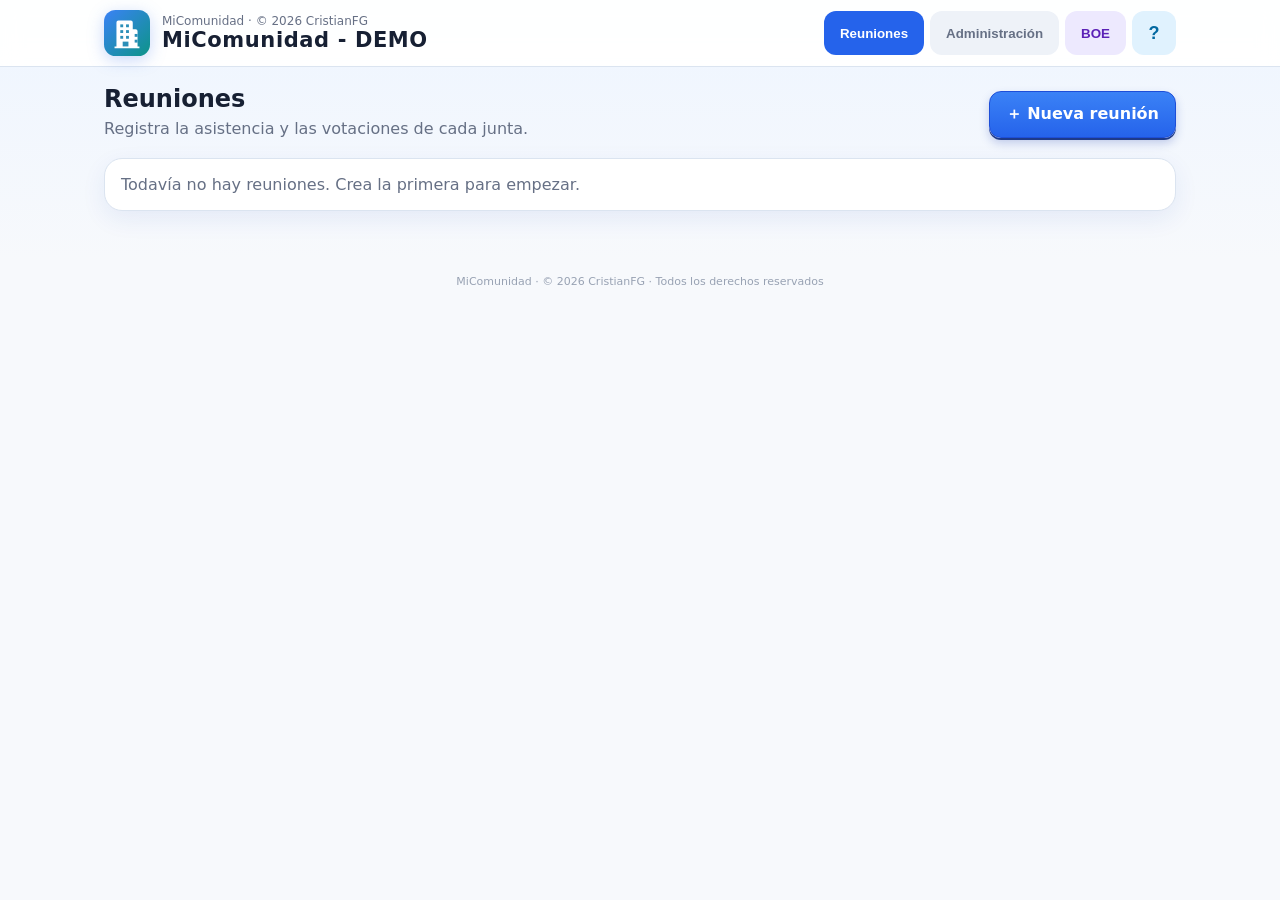
<file: frontend/MiComunidad_BetaVo.html>
<!DOCTYPE html> <html lang="es"><head><meta charset="UTF-8"><meta name="viewport" content="width=device-width,initial-scale=1,viewport-fit=cover"><meta name="author" content="CristianFG"><meta name="copyright" content="© 2026 CristianFG · Todos los derechos reservados"><meta name="theme-color" content="#eff6ff"><title>MiComunidad_Beta</title> <style>:root{--t:#172033;--m:#667085;--l:#dbe4f0;--p:#2563eb;--y:#15803d;--n:#b91c1c;--a:#a16207;--x:#64748b}*{box-sizing:border-box}body{margin:0;background:linear-gradient(#eef5ff,#f7f9fc 260px) fixed;color:var(--t);font:16px system-ui,-apple-system,"Segoe UI",Roboto,sans-serif}header{position:sticky;top:0;z-index:20;background:#fffffff0;backdrop-filter:blur(10px);border-bottom:1px solid var(--l)}.in{max-width:1100px;margin:auto;padding:10px 14px;display:flex;justify-content:space-between;align-items:center;gap:10px;flex-wrap:wrap}.brand{display:flex;gap:12px;align-items:center}.logo{width:46px;height:46px;flex:none;filter:drop-shadow(0 4px 8px #2563eb40)}.logo svg{width:100%;height:100%}h1{margin:0;font-size:21px;letter-spacing:.6px}header small{display:block;font-size:12px}.mu,small{color:var(--m)}nav{display:flex;gap:6px}nav button{border:0;background:#eef2f8;padding:11px 16px;border-radius:12px;font-weight:600;cursor:pointer;color:var(--m);min-height:44px}nav button.on{background:var(--p);color:#fff}#nB.warn{background:#facc15;color:#422006}main{max-width:1100px;margin:auto;padding:18px 14px 50px}#bk{max-width:1100px;margin:10px auto 0;padding:0 14px}.bk{background:#fef9c3;border:1px solid #fde68a;border-radius:12px;padding:8px 12px;display:flex;gap:10px;align-items:center;justify-content:space-between;flex-wrap:wrap;font-size:14px}.hero,.top{display:flex;justify-content:space-between;align-items:center;gap:12px;flex-wrap:wrap}.hero{margin-bottom:14px}h2{margin:0 0 4px}h3{margin:0}p{margin:6px 0}.card{background:#fff;border:1px solid var(--l);border-radius:18px;padding:16px;margin-bottom:14px;box-shadow:0 8px 24px #1e40af14}.btn{border:1px solid var(--l);background:#fff;padding:12px 16px;border-radius:12px;font:inherit;font-weight:600;cursor:pointer;min-height:44px}.btn.p{background:var(--p);color:#fff;border-color:var(--p)}.btn.d{color:var(--n);border-color:#fecaca}.acts{display:flex;gap:8px;flex-wrap:wrap;margin-top:12px}.pill{padding:5px 11px;border-radius:99px;font-size:12px;font-weight:700;background:#eef2f8;white-space:nowrap}.op,.yes{background:#dcfce7;color:var(--y)}.fi{background:#e2e8f0;color:var(--x)}.no{background:#fee2e2;color:var(--n)}.stats{display:grid;grid-template-columns:repeat(auto-fit,minmax(105px,1fr));gap:8px;margin-top:12px}.stat{background:#f4f7fb;border-radius:12px;padding:10px;text-align:center}.stat b{display:block;font-size:20px}.stat span{font-size:12px;color:var(--m)}.tabs{display:flex;gap:6px;margin:14px 0}.tabs button{flex:1;border:1px solid var(--l);background:#fff;border-radius:12px;padding:13px;font:inherit;font-weight:700;cursor:pointer;color:var(--m)}.tabs button.on{background:#dbeafe;color:var(--p);border-color:#93c5fd}.bar{display:flex;justify-content:space-between;gap:10px;flex-wrap:wrap;margin-bottom:14px}.tools{display:flex;gap:8px;margin:12px 0;flex-wrap:wrap}.tools input{flex:1 1 200px}input,select,textarea{font:inherit;padding:11px;border:1px solid var(--l);border-radius:10px;width:100%;background:#fff}.row{background:#fff;border:1px solid var(--l);border-radius:14px;padding:10px 12px;margin-bottom:8px;display:flex;gap:10px;align-items:center;flex-wrap:wrap}.who{flex:1 1 220px}.who small{display:block}.seg{display:flex;gap:6px;flex-wrap:wrap}.seg button{border:1px solid var(--l);background:#f4f7fb;border-radius:12px;padding:12px 14px;font:inherit;font-weight:700;cursor:pointer;min-height:48px;color:var(--m)}.seg button:disabled{cursor:default}.seg button.on{color:#fff;border-color:transparent}.on.P,.on.SI{background:var(--y)!important}.on.R{background:var(--p)!important}.on.A,.on.AUSENTE{background:var(--x)!important}.on.NO{background:var(--n)!important}.on.ABSTENCION{background:var(--a)!important}.vb{display:grid;grid-template-columns:repeat(4,1fr);width:100%;max-width:440px}.vb button{min-height:38px;padding:7px 12px}.by{flex:1 1 100%}.sum{display:grid;grid-template-columns:1fr 1fr;gap:14px}.res{width:100%;border-collapse:collapse;font-size:15px}.res td,.res th{padding:7px 4px;border-bottom:1px solid var(--l);text-align:left}.big{font-size:18px;font-weight:800;text-align:center;padding:12px;border-radius:12px;margin-top:10px}dialog{border:0;border-radius:18px;padding:0;width:min(560px,94vw)}dialog::backdrop{background:#0f172a80}.mb{padding:16px;display:grid;gap:12px}.g2{display:grid;grid-template-columns:1fr 1fr;gap:10px}label{font-size:13px;font-weight:600;display:block;margin-bottom:4px}.hid{display:none}.mh{padding:14px 16px;border-bottom:1px solid var(--l)}.mf{padding:12px 16px;display:flex;gap:8px;justify-content:flex-end;border-top:1px solid var(--l)}.tw{overflow-x:auto}table.ad{border-collapse:collapse;width:100%;font-size:14px}.ad td,.ad th{padding:8px;border-bottom:1px solid var(--l);text-align:left;white-space:nowrap}#toast{position:fixed;left:50%;bottom:24px;transform:translateX(-50%);background:#172033;color:#fff;padding:12px 18px;border-radius:12px;opacity:0;pointer-events:none;transition:.2s;z-index:50}#toast.show{opacity:1}.s3{grid-template-columns:repeat(3,1fr);gap:6px}.s3 .stat{padding:6px 4px}.s3 .stat b{font-size:17px}.s3 .stat span{font-size:11px}.r4{flex-wrap:nowrap!important;gap:6px}.r4 .btn{flex:1;min-width:0;padding:10px 4px;font-size:15px}@media(max-width:700px){.m3{grid-template-columns:repeat(3,1fr);gap:6px}.m3 .stat{padding:6px 4px}.m3 .stat b{font-size:17px}.m3 .stat span{font-size:11px}.rs{grid-template-columns:1fr}.rs .col{grid-template-columns:repeat(3,1fr)}.sum{grid-template-columns:1fr}.vb{grid-template-columns:.8fr .8fr 1.6fr 1.2fr;gap:4px;max-width:none}.vb button{padding:6px 1px;font-size:11.5px;min-width:0}.row{padding:8px 10px;margin-bottom:6px}nav button{padding:11px 10px;font-size:15px}.hero .btn.p{width:100%}.seg{width:100%}.seg button{flex:1}}.pl{display:none}.vh{display:flex;justify-content:space-between;align-items:center;gap:12px}.chk{display:flex;gap:10px;align-items:center;font-size:15px;margin:0}.chk input{width:22px;height:22px;flex:none;padding:0}.rs{display:grid;grid-template-columns:200px 1fr;gap:14px;align-items:center;margin-top:10px}.rs .col{grid-template-columns:1fr;margin-top:0}.btn:disabled{opacity:.45;cursor:not-allowed}@page{size:A4;margin:8mm}@media print{body{background:#fff;font-size:12px}.noprint,.tabs,.tools,header{display:none!important}main{padding:0}.card{box-shadow:none;padding:8px 10px;margin-bottom:8px;break-inside:avoid}.rs{grid-template-columns:130px 1fr!important;gap:6px!important}.rs .col{grid-template-columns:1fr!important}.stat{padding:3px}.row{display:block!important;padding:5px 12mm;margin:0;border:0;border-bottom:1px solid #ddd;border-radius:0;break-inside:avoid}.row .by,.row .seg,.row .who{display:none!important}.pl{display:flex!important;justify-content:space-between;gap:12px}h2{font-size:17px}.pill{background:0 0!important;color:#000!important;font-weight:700;font-size:13px;padding:0}.ctr{position:relative}.ctr .pill{position:absolute;left:50%;transform:translateX(-50%)}.rv{border:1px solid var(--l);border-radius:14px;padding:8px 10px}.top .pill,.vh .pill{margin-right:10mm}.ctr .pill{margin-right:0}.rv{margin-top:12px}.rs{margin-top:2px!important;gap:8px}.big{margin-top:4px!important;padding:6px!important}.card p{margin:3px 0}.att .row{padding:9px 12mm}.rvt{display:block!important;font-weight:700;font-size:14px;margin:0 0 4px}#lix,.ix{display:none!important}.art{border:0;padding:4px 0}}@media(max-width:700px){.rs{grid-template-columns:1fr}.rs .col{grid-template-columns:repeat(3,1fr);width:100%;max-width:420px;margin:0 auto}}#up{position:fixed;right:14px;bottom:18px;width:52px;height:52px;border-radius:50%;border:0;background:var(--p);color:#fff;box-shadow:0 6px 18px #1e40af66;display:none;flex-direction:column;align-items:center;justify-content:center;line-height:1;cursor:pointer;z-index:30}#up.show{display:flex}#up b{font-size:20px}#up span{font-size:10px;font-weight:700}#fb{display:none;position:absolute;left:0;right:0;top:100%;background:0 0;pointer-events:none}.fbi{pointer-events:auto}#fb.show{display:block}.fbi{width:calc(100% - 28px);max-width:1072px;margin:10px auto 0;padding:5px 10px;background:#fff;border:1px solid var(--l);border-radius:14px;box-shadow:0 0 0 6px #f4f7fb,0 8px 18px #1e40af30;display:block;font-size:12px;line-height:1.5;cursor:pointer}.fbi>div{min-width:0}.fbi .pill{font-size:11px;padding:4px 8px}#rsum{scroll-margin-top:90px}.pt{background:#fef3c7;color:var(--a)}#nL{background:#ede9fe;color:#5b21b6}#nL.on{background:#7c3aed;color:#fff}summary{cursor:pointer;font-size:16px}.idx{margin-top:10px;display:grid;gap:2px}.idx a{color:var(--t);text-decoration:none;padding:7px 8px;border-radius:8px;font-size:14px}.idx a:active,.idx a:hover{background:#eef2ff}.idx b{color:#5b21b6}.ixh{font-weight:700;margin-top:10px;color:var(--m);font-size:13px}.ixh.sub{margin-left:12px}.lsec{margin:22px 0 6px;font-size:18px;color:#5b21b6}.lsec.sub{font-size:16px;margin-left:8px}.art{background:#fff;border:1px solid var(--l);border-radius:14px;padding:12px 14px;margin-bottom:10px;scroll-margin-top:84px}#lix{scroll-margin-top:84px}.art h3{font-size:16px;line-height:1.4}.art p{margin:7px 0;line-height:1.55;font-size:15px}.art p.i{margin-left:18px}.ix{font-size:12px;font-weight:600;color:#5b21b6;text-decoration:none;white-space:nowrap;margin-left:6px}.art a{color:#5b21b6}mark{background:#fde68a;border-radius:3px}.fbr{display:flex;justify-content:space-between;align-items:center;gap:8px;margin-bottom:2px}.fbi .pill{font-size:10.5px;padding:2px 7px}.fbi .ls{display:none}@media(max-width:400px){.fbi .lf{display:none}.fbi .ls{display:inline}}.rvt{display:none}.chks{display:flex;flex-wrap:wrap;gap:10px 28px}.xs{padding:6px 10px;font-size:12px;min-height:34px}.b3d{box-shadow:0 2px 0 #1e3a8a,0 5px 10px #1e40af40;transition:transform .08s,box-shadow .08s}.b3d:active{transform:translateY(2px);box-shadow:0 0 0 #1e3a8a,0 1px 3px #1e40af40}.sv{background:#e2e8f0;color:#475569;font-weight:800}.vtop{flex-wrap:wrap}.vtop .pill{margin-left:auto}.vact{display:flex;flex-direction:column;align-items:flex-end;gap:8px}.vact .row2{display:flex;gap:8px}.b3.sm .btn{padding:5px 12px;font-size:12.5px;min-height:32px}.mv{margin-left:auto;display:flex;gap:6px}.mv .btn{padding:6px 10px;min-height:44px;min-width:42px}.b3 .btn{padding:9px 11px;font-size:13.5px;min-height:42px;background:linear-gradient(#fff,#eef2f8);border:1px solid #c7d2e3;box-shadow:0 2px 0 #c7d2e3,0 5px 10px #1e40af1f;transition:transform .08s,box-shadow .08s}.b3 .btn:active{transform:translateY(2px);box-shadow:0 0 0 #c7d2e3,0 1px 3px #1e40af26}.b3 .btn.d{color:var(--n);background:linear-gradient(#fff,#fff1f1);border-color:#f3b7b7;box-shadow:0 2px 0 #f3b7b7,0 5px 10px #b91c1c1f}.b3 .btn.d:active{box-shadow:0 0 0 #f3b7b7,0 1px 3px #b91c1c33}.btn.a3{background:linear-gradient(#fff,#eef2f8);border:1px solid #c7d2e3;box-shadow:0 2px 0 #c7d2e3,0 5px 10px #1e40af1f;transition:transform .08s,box-shadow .08s}.btn.a3:active{transform:translateY(2px);box-shadow:0 0 0 #c7d2e3,0 1px 3px #1e40af26}.btn.a3.d{color:var(--n);background:linear-gradient(#fff,#fff1f1);border-color:#f3b7b7;box-shadow:0 2px 0 #f3b7b7,0 5px 10px #b91c1c1f}.btn.a3.d:active{box-shadow:0 0 0 #f3b7b7,0 1px 3px #b91c1c33}.btn.a3.p{color:#fff;background:linear-gradient(#3b82f6,#2563eb);border-color:#1d4ed8;box-shadow:0 2px 0 #1e3a8a,0 5px 10px #1e40af40}.btn.a3.p:active{box-shadow:0 0 0 #1e3a8a,0 1px 3px #1e40af40}.btn.a3:disabled:active{transform:none}.tabs{display:flex;gap:0;margin:14px 0 0}.tabs button{position:relative;flex:1;border:1px solid var(--l);border-radius:12px 12px 0 0;background:#e8eef7;color:var(--m);padding:12px 8px;margin-bottom:0;font:inherit;font-weight:700;cursor:pointer}.tabs button+button{margin-left:-1px}.tabs button:hover{color:var(--p);background:#f4f7fb}.tabs button.on{background:#fff;color:var(--p);border-color:var(--l) var(--l) #fff;margin-bottom:-1px;z-index:2}.tpanel{position:relative;z-index:1;background:#fff;border:1px solid var(--l);border-radius:0 0 14px 14px;padding:12px;margin-bottom:14px}@media print{.tpanel{border:0;padding:0;margin:0}}@media print{body.pa>:not(#aPrint){display:none!important}body.pa #aPrint{display:block!important;white-space:pre-wrap;font:11pt/1.45 ui-monospace,Menlo,Consolas,monospace;color:#000}}.stats.sm4{grid-template-columns:repeat(4,1fr);gap:6px;margin-top:8px}.sm4 .stat{padding:4px 2px}.sm4 .stat b{font-size:16px;line-height:1.15}.sm4 .stat span{font-size:11px;line-height:1.1}.sm4 .w3{grid-column:span 3}.sm4+.acts{margin-top:8px}.hch div{text-align:left!important}.undo{display:flex;align-items:center;justify-content:space-between;gap:8px;margin:0 0 10px;padding:8px 10px;border-radius:10px;background:#fef3c7;border:1px solid #fcd34d}.undo span{font-size:13px;color:var(--a)}.orow{display:flex;justify-content:space-between;align-items:center;gap:8px;padding:7px 0;border-bottom:1px solid var(--l)}.orow .ck{display:flex;align-items:center;gap:6px;font-size:13px;white-space:nowrap}.onlyp{display:none}@media print{.onlyp{display:block}}button:focus-visible,input:focus-visible,select:focus-visible,textarea:focus-visible{outline:3px solid #93c5fd;outline-offset:2px}@media(prefers-reduced-motion:reduce){*{transition:none!important;animation:none!important;scroll-behavior:auto!important}}.doc h3{margin:20px 0 6px}.doc h4{margin:14px 0 4px}.doc li,.doc p{font-size:14.5px;line-height:1.55}.doc ol,.doc ul{margin:4px 0 8px;padding-left:20px}.doc table{border-collapse:collapse;width:100%;font-size:13.5px;margin:8px 0}.doc td,.doc th{border:1px solid var(--l);padding:6px 8px;text-align:left;vertical-align:top}.doc th{background:#f4f7fb}.doc .nota{background:#fef3c7;border:1px solid #fcd34d;border-radius:10px;padding:8px 10px;margin:10px 0}@media print{.doc h3{break-after:avoid}.doc .nota,.doc table{break-inside:avoid}.doc li,.doc p{font-size:11.5px}}.ic{display:inline-flex;align-items:center;justify-content:center;gap:6px}.ctr3{justify-content:center}.sl{margin-top:8px}.sl .stat{padding:3px 2px}.sl .stat b{font-size:16px;line-height:1.15}.sl .stat span{line-height:1.1}.sl+.acts{margin-top:8px}.b3.r4 .btn{padding:9px 4px}.fill .btn{flex:1 1 0;max-width:240px;font-size:12.5px;padding:10px 6px}.nw{flex-wrap:nowrap!important}.nw .acts{flex-wrap:nowrap}.tools.nw input{flex:1 1 0;min-width:0}footer{max-width:1100px;margin:0 auto;padding:0 14px 28px;text-align:center;font-size:11px;color:#98a2b3}footer a{color:inherit}.logo{cursor:pointer}.cw{text-align:center;margin:2px 0 14px}.cw .btn{min-width:240px}.kv{display:grid;grid-template-columns:repeat(auto-fit,minmax(170px,1fr));gap:12px 16px;margin-top:14px}.kv small{display:block}.kv b{font-weight:600;word-break:break-word}.kv .w{grid-column:1/-1}.kv .nt{white-space:pre-wrap;font-weight:400}.ar{display:flex;gap:10px;align-items:center;flex-wrap:wrap}.mp{display:inline-flex;align-items:center;gap:6px}.mp svg{width:17px;height:17px;fill:none;stroke:currentColor;stroke-width:1.9;stroke-linecap:round;stroke-linejoin:round}.err{color:var(--n);font-size:14px;font-weight:600;margin:0}.warn{background:#fef2f2;border:1px solid #fecaca;color:var(--n);border-radius:12px;padding:12px;font-weight:600;line-height:1.5}#swl{max-height:48vh;overflow:auto;display:grid;gap:6px}.ci{border:1px solid var(--l);border-radius:12px;padding:9px 12px;cursor:pointer;background:#fff}.ci small{display:block;font-size:11.5px;margin-top:2px}.ci.sel{border-color:var(--p);background:#eff6ff;box-shadow:0 0 0 2px #2563eb33}.ci .pill{font-size:10.5px;padding:2px 7px;margin-left:6px;background:#dcfce7;color:var(--y)}#nH{background:#e0f2fe;color:#0369a1;font-weight:800;font-size:18px;min-width:44px;padding:11px 0}#nH.on{background:#0284c7;color:#fff}nav{flex-wrap:wrap}.hsum{background:linear-gradient(135deg,#eff6ff,#f0fdfa);border-color:#bfdbfe}.hsum h3{margin-bottom:6px}.hch{display:grid;grid-template-columns:repeat(3,1fr);gap:8px;margin-top:12px}.hch div{background:#fff;border:1px solid var(--l);border-radius:12px;padding:9px 6px;text-align:center;font-size:14px;font-weight:700}.hch span{display:block;font-size:12px;font-weight:400;color:var(--m)}.hg{display:grid;grid-template-columns:1fr 1fr;gap:10px}.hs{display:flex;gap:10px;background:#fff;border:1px solid var(--l);border-radius:14px;padding:11px 12px;break-inside:avoid}.hs i{flex:none;width:28px;height:28px;border-radius:50%;background:var(--p);color:#fff;font:700 14px/28px system-ui;text-align:center;font-style:normal;-webkit-print-color-adjust:exact;print-color-adjust:exact}.hs>div>b{display:block;margin-bottom:2px}.hs .hp,.hs p{margin:0;font-size:14px;line-height:1.45}.hs ul{margin:4px 0;padding-left:18px}.hs li{margin:2px 0}.hs ul ul{margin:2px 0}.hs.w{grid-column:1/-1;background:#fefce8;border-color:#fde68a}.hs.w i{background:#ca8a04}@media(max-width:700px){.hg{grid-template-columns:1fr}.hch div{font-size:13px}#nH{min-width:42px}}@media print{.hsum{background:#fff}.hg{gap:6px}.hs{padding:6px 8px}.hs .hp,.hs p{font-size:11.5px}.hs.w{background:#fff}.hch div{padding:5px}}</style></head><body> <header><div class="in"><div class="brand"><div class="logo" id="logo" onclick="go('com')" title="Comunidades" role="button" tabindex="0" onkeydown="if(event.key==='Enter')go('com')"></div><div><small>MiComunidad · © 2026 CristianFG</small><h1 id="ttl">MiComunidad - DEMO</h1></div></div><nav><button id="nM" onclick="go('meet')">Reuniones</button><button id="nA" onclick="go('admin')">Administración</button><button id="nL" onclick="go('ley')">BOE</button><button id="nH" onclick="go('help')" title="Ayuda" aria-label="Ayuda">?</button></nav></div><div id="fb" class="noprint"></div></header> <main id="main"></main> <footer class="noprint">MiComunidad · © 2026 CristianFG · Todos los derechos reservados</footer> <pre id="aPrint" style="display:none"></pre> <dialog id="aDlg"><div class="mh"><h3>Acta de la reunión</h3></div><div class="mb"><p class="mu" style="margin-top:0">Texto generado con los datos de toda la reunión (art. 553-27.2): asistencia y todas las votaciones, incluidas las no tratadas. Puedes copiarlo o imprimirlo.</p><textarea id="aTx" rows="18" readonly="readonly" style="width:100%;font-family:ui-monospace,Menlo,Consolas,monospace;font-size:12.5px"></textarea></div><div class="mf" style="justify-content:space-between"><button type="button" class="btn" onclick="cl('aDlg')">Cerrar</button><span style="display:flex;gap:8px"><button type="button" class="btn a3" onclick="copyActa()">Copiar texto</button><button type="button" class="btn a3" onclick="printActa()">🖨 Imprimir</button></span></div></dialog> <dialog id="mDlg"><form onsubmit="saveM(event)"><div class="mh"><h3 id="mT">Reunión</h3></div><div class="mb"><input type="hidden" name="id"><div class="g2"><div><label>Fecha *</label><input name="date" type="date" required></div><div><label>Hora</label><input name="time" type="time" value="00:00"></div></div><div id="ms" class="g2"><div><label>Ámbito * <span id="mlk" class="hid" style="font-weight:400;font-size:12px;color:#6b7280;margin-left:6px">(existen asistencia o votaciones)</span></label><select name="scope" id="msc" onchange="$('mcm').classList.toggle('hid',this.value!=='ESCALERA')"></select></div><div id="mcm" class="hid"><label>Escalera *</label><select name="community" id="mce"></select></div></div><div><label>Notas</label><textarea name="notes" rows="3"></textarea></div></div><div class="mf"><button type="button" class="btn" onclick="cl('mDlg')">Cancelar</button><button class="btn p">Guardar</button></div></form></dialog> <dialog id="vDlg"><form onsubmit="saveV(event)"><div class="mh"><h3 id="vT">Nueva votación</h3></div><div class="mb"><input type="hidden" name="id"><div><label>Título *</label><input name="title" required maxlength="120" placeholder="Ej. Aprobación del presupuesto"></div><div id="vs" class="g2"><div><label>Ámbito * <span id="vlk" class="hid" style="font-weight:400;font-size:12px;color:#6b7280;margin-left:6px">(existen votaciones)</span></label><select name="scope" id="vsc" onchange="$('vcm').classList.toggle('hid',this.value!=='ESCALERA');vsys()"></select></div><div id="vcm" class="hid"><label>Escalera *</label><select name="community" id="vce" onchange="vsys()"></select></div></div><div><label>Sistema de cómputo *</label><select name="system"><option value="IGUALES">Iguales</option><option value="COEFICIENTES">Coeficientes</option><option value="4/5I">4/5 Partes iguales</option><option value="4/5">4/5 Por coeficientes</option><option value="UNANIMIDAD">Unanimidad</option></select></div><div><label>Notas</label><textarea name="notes" rows="2"></textarea></div></div><div class="mf"><button type="button" class="btn" onclick="cl('vDlg')">Cancelar</button><button class="btn p">Guardar</button></div></form></dialog> <dialog id="hDlg"><form onsubmit="saveH(event)"><div class="mh"><h3 id="hT">Propiedad</h3></div><div class="mb"><input type="hidden" name="hid"><div class="g2"><div><label>Orden *</label><input name="order" type="number" min="1" required></div><div><label>Escalera *</label><select name="community" id="hce" onchange="$('hnw').classList.toggle('hid',this.value!=='+')"></select><input id="hnw" class="hid" type="text" maxlength="10" placeholder="Nº o letra de la escalera" style="margin-top:6px"></div><div><label>Propiedad *</label><input name="floor" required></div><div><label>Parking</label><input name="parking"></div></div><div><label>Propietario/a *</label><input name="owner" required></div><div class="g2"><div><label>Coef. general</label><input name="cg" inputmode="decimal"></div><div><label>Coef. escalera</label><input name="cs" inputmode="decimal"></div><div><label>Coef. parking</label><input name="cp" inputmode="decimal"></div></div></div><div class="mf"><button type="button" class="btn" onclick="cl('hDlg')">Cancelar</button><button class="btn p">Guardar</button></div></form></dialog> <dialog id="cDlg"><form onsubmit="saveC(event)"><div class="mh"><h3 id="cT">Nueva comunidad</h3></div><div class="mb"><input type="hidden" name="cid"><div><label>Nombre de la comunidad *</label><input name="nm" required maxlength="80" oninput="$('cErr').classList.add('hid')"><p id="cErr" class="err hid">Ya existe una comunidad con ese nombre.</p></div><div class="g2"><div><label>País</label><input name="country" maxlength="60"></div><div><label>Provincia</label><input name="province" maxlength="60"></div></div><div class="g2"><div><label>Ciudad</label><input name="city" maxlength="60"></div><div><label>CP</label><input name="zip" maxlength="12" inputmode="text"></div></div><div><label>Dirección completa</label><input name="address" maxlength="160"></div><div><label>Notas</label><textarea name="notes" rows="3"></textarea></div></div><div class="mf"><button type="button" class="btn" onclick="cl('cDlg')">Cancelar</button><button class="btn p">Guardar</button></div></form></dialog> <dialog id="sDlg"><div class="mh"><h3>Cambiar de comunidad</h3></div><div class="mb"><input id="swq" placeholder="Buscar comunidad…" oninput="SW=this.value;swList()"><div id="swl"></div></div><div class="mf"><button type="button" class="btn" onclick="cl('sDlg')">CANCELAR</button><button type="button" class="btn p" onclick="swOk()">ACEPTAR</button></div></dialog> <dialog id="dDlg"><div class="mh"><h3>Eliminar comunidad</h3></div><div class="mb"><div class="warn" id="dMsg"></div></div><div class="mf"><button type="button" class="btn" onclick="cl('dDlg')">Cancelar</button><button type="button" class="btn d" onclick="doDelC()">Eliminar todo</button></div></dialog> <button id="up" class="noprint" onclick="window.scrollTo({top:0,behavior:'smooth'})" aria-label="Subir arriba"><b>↑</b><span>UP</span></button><div id="toast"></div><input id="impH" type="file" accept=".csv,.txt,text/csv,text/plain" hidden onchange="loadH(event)"><input id="imp" type="file" accept=".json,application/json" hidden onchange="importD(event)"> <script id="ley-data" type="application/json">{"meta":{"chapter":"CAPÍTULO III","title":"Régimen jurídico de la propiedad horizontal","note":"Téngase en cuenta, sobre aplicación de este capítulo, lo establecido en la disposición final.2 de la Ley 5/2015, de 13 de mayo. Ref. BOE-A-2015-6013.","added":"2026-10-05","law":"Libro V del Código Civil de Cataluña (Ley 5/2006, de 10 de mayo)","source":"BOE, legislación consolidada"},"items":[{"t":"sec","x":"Sección primera. Disposiciones generales"},{"t":"sub","x":"Subsección primera. Configuración de la comunidad"},{"t":"art","id":"553-1","ti":"Definición.","p":["1. El régimen jurídico de la propiedad horizontal implica, para los propietarios, el derecho de propiedad en exclusiva sobre los elementos privativos y en comunidad con los demás propietarios sobre los elementos comunes.","2. El régimen jurídico de la propiedad horizontal requiere el otorgamiento del título de constitución y supone:","a) La existencia, presente o futura, de uno o más titulares de la propiedad de al menos un inmueble integrado por elementos privativos y elementos comunes.","b) La determinación de la cuota de participación en los elementos comunes que corresponde a cada elemento privativo.","c) La configuración de una organización para el ejercicio de los derechos y el cumplimiento de los deberes de los propietarios.","3. Los elementos comunes son inseparables de los elementos privativos. Los actos de enajenación y gravamen y el embargo de los elementos privativos se extienden a la participación que les corresponde en los elementos comunes.","4. El régimen de la propiedad horizontal excluye la acción de división sobre los elementos comunes y los derechos de adquisición preferente de carácter legal entre propietarios de diferentes elementos privativos. Esta exclusión no afecta a las situaciones de comunidad indivisa sobre los elementos privativos."]},{"t":"art","id":"553-2","ti":"Objeto.","p":["1. Pueden ser objeto de propiedad horizontal los edificios y cualesquiera otros inmuebles, incluso en construcción, en los que coexistan elementos privativos, constituidos por viviendas, locales o espacios físicos susceptibles de independencia funcional y de atribución a diferentes propietarios, con elementos comunes, necesarios para el uso y disfrute adecuado de los privativos.","2. Puede constituirse un régimen de propiedad horizontal en los casos de coexistencia en suelo, vuelo o subsuelo de edificaciones o usos privados y dominio público, de puertos deportivos con relación a los puntos de amarre, de mercados con relación a las paradas, de cementerios con relación a las sepulturas y en otros semejantes. Estas situaciones se rigen por los preceptos del presente capítulo adaptados a la naturaleza específica de cada caso y por la normativa administrativa que les es de aplicación."]},{"t":"art","id":"553-3","ti":"Cuota.","p":["1. La cuota de participación:","a) Determina y concreta la participación que corresponde a los elementos privativos sobre la propiedad de los elementos comunes.","b) Sirve de módulo para fijar la participación en las cargas, los beneficios, la gestión y el gobierno de la comunidad y los derechos de los propietarios en caso de extinción del régimen.","c) Establece la distribución de los gastos y el reparto de los ingresos, salvo pacto en contrario.","2. Las cuotas de participación correspondientes a los elementos privativos se expresan en porcentaje sobre el total del inmueble y se fijan proporcionalmente a la superficie y ponderando el uso, el destino y los demás datos físicos y jurídicos de los bienes que integran la comunidad.","3. Las cuotas de participación se determinan y se modifican por acuerdo unánime de los propietarios o, si este no es posible, por medio de la autoridad judicial o de un procedimiento de resolución extrajudicial de conflictos.","4. Pueden establecerse, además de la cuota de participación, cuotas especiales para determinados gastos."]},{"t":"art","id":"553-4","ti":"Créditos y deudas.","p":["1. Todos los propietarios son titulares mancomunados, tanto de los créditos constituidos a favor de la comunidad como de las deudas contraídas válidamente en su gestión, de acuerdo con las respectivas cuotas de participación.","2. El importe de la contribución de cada propietario a los gastos comunes, ordinarios y extraordinarios, y al fondo de reserva es el que resulta del acuerdo de la junta y de la liquidación de la deuda según la cuota que corresponda.","3. Los créditos de la comunidad contra los propietarios por los gastos comunes, ordinarios y extraordinarios, y por el fondo de reserva correspondientes a la parte vencida del año en curso y a los cuatro años inmediatamente anteriores, contados del 1 de enero al 31 de diciembre, tienen preferencia de cobro sobre el elemento privativo con la prelación que determine la ley.","4. Los créditos devengan intereses desde el momento en que debe efectuarse el pago correspondiente y este no se hace efectivo."]},{"t":"art","id":"553-5","ti":"Afección real.","p":["1. Los elementos privativos están afectados con carácter real y responden del pago de los importes que deben los titulares, así como los anteriores titulares, por razón de los gastos comunes, ordinarios o extraordinarios, y por el fondo de reserva, que correspondan a la parte vencida del año en curso y a los cuatro años inmediatamente anteriores, contados del 1 de enero al 31 de diciembre, sin perjuicio, si procede, de la responsabilidad de quien transmite.","2. Los transmitentes de un elemento privativo deben declarar que están al corriente de los pagos que les corresponden o, si procede, deben especificar los que tienen pendientes y deben aportar un certificado relativo al estado de sus deudas con la comunidad, expedido por quien ejerce la secretaría, en el que deben constar, además, los gastos comunes, ordinarios y extraordinarios, y las aportaciones al fondo de reserva aprobados pero pendientes de vencimiento. Sin esta manifestación y esta aportación no puede otorgarse la escritura pública, salvo que las partes renuncien expresamente a ellas. En cualquier caso, sin perjuicio de la afección real establecida por el apartado 1, el transmitente responde de la deuda que tiene con la comunidad en el momento de la transmisión.","3. El certificado a que se refiere el apartado 2 no requiere el visto bueno de la presidencia si la administración de la comunidad la lleva un profesional que ejerce la secretaría."]},{"t":"art","id":"553-6","ti":"Fondos de reserva.","p":["1. En el presupuesto de la comunidad debe figurar una cantidad no inferior al 5 % de los gastos comunes destinada a la constitución de un fondo de reserva.","2. La titularidad del fondo de reserva es de todos los propietarios y el fondo queda afectado a la comunidad sin que ningún propietario tenga derecho a reclamar su devolución en el momento de la enajenación del elemento privativo.","3. El fondo de reserva debe figurar en contabilidad separada y debe depositarse en una cuenta bancaria especial a nombre de la comunidad. Los administradores solo pueden disponer de él, con la autorización de la presidencia, para atender gastos de la comunidad imprevistos de carácter urgente o, con la autorización de la junta de propietarios, para hacer frente a las obras extraordinarias de conservación, reparación, rehabilitación, instalación de nuevos servicios comunes y seguridad, así como para las que sean exigibles de acuerdo con las normativas especiales.","4. Los remanentes del fondo de reserva de cada año se acumulan en el fondo del año siguiente."]},{"t":"sub","x":"Subsección segunda. Constitución de la comunidad"},{"t":"art","id":"553-7","ti":"Establecimiento del régimen.","p":["1. El inmueble se somete al régimen de propiedad horizontal desde el otorgamiento del título de constitución, aunque la construcción no esté terminada.","2. El título de constitución se inscribe en el Registro de la Propiedad de conformidad con la legislación hipotecaria y a los efectos que esta legislación establece."]},{"t":"art","id":"553-8","ti":"Legitimación.","p":["1. Están legitimados para el establecimiento del régimen de la propiedad horizontal el propietario o propietarios del inmueble que lo sean en el momento del otorgamiento del título de constitución.","2. El promotor que haya transmitido una cuota indivisa del inmueble no puede hacer uso de la facultad que le concede el artículo 552-11.4. En este caso, cualquier adquiriente puede exigir el otorgamiento inmediato del título de constitución de acuerdo con el proyecto por el que se ha obtenido la licencia correspondiente.","3. Cuando el propietario del inmueble que ha enajenado elementos privativos en un documento privado otorga la correspondiente escritura pública, debe reseñar el título de constitución e incorporar a ella los estatutos y demás normas de la comunidad."]},{"t":"art","id":"553-9","ti":"Escritura de constitución y constancia en el Registro de la Propiedad.","p":["1. El título de constitución del régimen de propiedad horizontal debe constar en una escritura pública, que en todo caso debe contener:","a) La descripción del inmueble en conjunto, que debe indicar si está terminado o no, y la relación de los elementos, instalaciones y servicios comunes de que dispone.","b) La descripción de todos los elementos privativos, con el correspondiente número de orden interno en el inmueble, la cuota general de participación y, si procede, las especiales que les corresponden, así como la superficie útil, la situación, los límites, la planta, el destino y, si procede, los espacios físicos o los derechos que constituyan sus anexos o vinculaciones.","c) Un plano descriptivo del inmueble.","d) Los estatutos, si existen.","e) Las reservas de derechos o facultades, si existen, establecidas a favor del promotor o de los constituyentes del régimen.","f) La previsión, si procede, de formación de subcomunidades.","2. Los preceptos del presente capítulo se aplican en todo lo no establecido por el título de constitución.","3. En la misma escritura de constitución o en otra previa, es preciso que se declare la obra nueva de acuerdo con lo establecido por la legislación hipotecaria y las demás normas que sean de aplicación.","4. El régimen de la propiedad horizontal se inscribe en el Registro de la Propiedad de acuerdo con la legislación hipotecaria, por medio de una inscripción general para el inmueble y de tantos folios como fincas privativas existan.","5. Las estipulaciones establecidas en la constitución del régimen, o en cualquier otro documento, que impliquen una reserva de la facultad de modificación unilateral del título de constitución a favor del constituyente, o que le permitan decidir en el futuro asuntos de competencia de la junta de propietarios, son nulas."]},{"t":"art","id":"553-10","ti":"Modificación del título de constitución.","p":["1. Para modificar el título de constitución es preciso el acuerdo de la junta de propietarios y que la escritura observe los requisitos del artículo 553-9 que sean de aplicación a la modificación de que se trate.","2. No es preciso el acuerdo de la junta de propietarios para la modificación del título de constitución si la motivan los siguientes hechos:","a) El ejercicio de un derecho de vuelo, sobreelevación, subedificación y edificación si se ha previsto así al constituir el régimen o el derecho.","b) Las agrupaciones, agregaciones, segregaciones y divisiones de los elementos privativos o las desvinculaciones de anexos, si los estatutos así lo establecen.","c) Las alteraciones del destino de los elementos privativos, salvo que los estatutos las prohíban expresamente.","d) La ejecución de actuaciones ordenadas por la Administración pública de conformidad con la legislación vigente en materia urbanística, de habitabilidad, de accesibilidad y sobre rehabilitación, regeneración y renovación urbanas.","3. La formalización de las operaciones de modificación, incluso la de la suma o redistribución de las cuotas afectadas, corresponde a los titulares de los derechos o propietarios de elementos privativos implicados en lo que resulte o sea consecuencia de las operaciones de modificación realizadas al amparo de lo establecido por el apartado 2."]},{"t":"art","id":"553-11","ti":"Estatutos.","p":["1. Los estatutos regulan los aspectos referentes al régimen jurídico real de la comunidad y pueden contener reglas sobre las siguientes cuestiones:","a) El destino, uso y aprovechamiento de los elementos privativos y de los elementos comunes.","b) Las limitaciones de uso y demás cargas de los elementos privativos.","c) El ejercicio de los derechos y el cumplimiento de las obligaciones.","d) La aplicación de gastos e ingresos y la distribución de cargas y beneficios.","e) Los órganos de gobierno complementarios de los establecidos por el presente código y sus competencias.","f) La forma de gestión y administración.","2. Son válidas las siguientes cláusulas estatutarias, entre otras:","a) Las que permiten las operaciones de agrupación, agregación, segregación y división de elementos privativos y las de desvinculación de anexos con creación de nuevas entidades sin consentimiento de la junta de propietarios. En este caso, las cuotas de participación de las fincas resultantes se fijan por la suma o la distribución de las cuotas de los elementos privativos afectados.","b) Las que exoneran a determinados propietarios de elementos privativos de la obligación de satisfacer los gastos de conservación de elementos comunes concretos, que pueden incluir las del portal, la escalera, los ascensores, los jardines, las zonas de recreo y demás espacios semejantes.","c) Las que establecen la utilización exclusiva y, si procede, el cierre de una parte del solar, o de las cubiertas o de cualquier otro elemento común o parte determinada de este en favor de algún elemento privativo.","d) Las que permiten el uso o el disfrute de elementos comunes mediante la colocación de carteles de publicidad.","e) Las que limitan las actividades que pueden realizarse en los elementos privativos.","f) Las que prevén la resolución de los conflictos mediante el arbitraje o la mediación para cualquier cuestión del régimen de la propiedad horizontal.","3. Las normas de los estatutos que no estén inscritas en el Registro de la Propiedad no perjudican a terceros de buena fe."]},{"t":"art","id":"553-12","ti":"Reglamento de régimen interior.","p":["1. El reglamento de régimen interior, que no puede oponerse a los estatutos, contiene las reglas internas referentes a las relaciones de convivencia y buena vecindad entre los propietarios y a la utilización de los elementos de uso común y de las instalaciones.","2. El reglamento de régimen interior obliga siempre a los propietarios y usuarios de los elementos privativos."]},{"t":"art","id":"553-13","ti":"Constitución y reserva del derecho de vuelo.","p":["1. La constitución o la reserva expresa del derecho para sobreelevar, subedificar o edificar en el mismo solar del inmueble a favor de los constituyentes o de terceras personas es válida si la establece el título de constitución del régimen de propiedad horizontal.","2. Los titulares del derecho de vuelo están facultades para edificar a su cargo de acuerdo con el título de constitución del derecho, para hacer suyos los elementos privativos que resultan de él y para otorgar, solos y a su cargo, las correspondientes declaraciones o ampliaciones de obra nueva y, si se ha previsto al constituir el régimen o el derecho, la modificación de la división horizontal. El ejercicio sucesivo del derecho con la construcción de la nueva edificación supone la redistribución de las cuotas de participación, que llevan a cabo los titulares de los derechos reservados de acuerdo con el presente código y con el título de constitución, sin necesidad del consentimiento de la junta de propietarios.","3. La constitución o la reserva a que se refiere el apartado 1 solo es válida si consta en una cláusula específica y el derecho se constituye de acuerdo con el artículo 567-2."]},{"t":"art","id":"553-14","ti":"Extinción del régimen.","p":["1. El régimen de propiedad horizontal se extingue voluntariamente por acuerdo unánime de la junta de propietarios de conversión en otro tipo de comunidad o por decisión del propietario único. El acuerdo o decisión requiere el consentimiento de los titulares de derechos reales sobre los elementos privativos o comunes afectados. En cualquier caso, se presume otorgado el consentimiento si el titular del derecho real no ha manifestado su oposición al acuerdo o decisión en el plazo de un mes a contar de la fecha en que se le haya notificado.","2. El régimen de propiedad horizontal se extingue en los supuestos de destrucción, declaración de ruina y expropiación forzosa del inmueble. Sin embargo, en el título de constitución puede estipularse que el régimen no se extinga pese a la destrucción o la declaración de ruina para proceder a la rehabilitación o reconstrucción del inmueble a cargo de los propietarios."]},{"t":"sub","x":"Subsección tercera. Órganos de la comunidad"},{"t":"art","id":"553-15","ti":"Organización de la comunidad.","p":["1. Los órganos de la comunidad son la presidencia, la secretaría y la junta de propietarios. Los dos primeros son unipersonales. El cargo de la presidencia debe ser ejercido por un propietario. La secretaría puede ser ejercida por un propietario o por la persona externa a la comunidad que asuma las funciones de administración.","2. La comunidad puede encargar la administración a un profesional externo que cumpla las condiciones profesionales legalmente exigibles. En este caso, las funciones de administración incluyen también las de secretaría.","3. Los cargos son designados por la junta de propietarios, ante la cual responden de sus actuaciones. También puede designarlos el promotor del inmueble, en cuyo caso ejercen hasta la primera reunión de la junta de propietarios.","4. Los cargos son reelegibles, duran un año y se entienden prorrogados hasta que se celebre la junta ordinaria siguiente al vencimiento del plazo para el que se designaron.","5. El ejercicio de los cargos es obligatorio, a pesar de que la junta de propietarios puede considerar la alegación de motivos de excusa fundamentados. La designación se efectúa, en defecto de candidatos, por un turno rotatorio o por sorteo entre las personas que no han ejercido el cargo.","6. Los cargos no son remunerados, salvo que recaigan en personas ajenas a la comunidad, en cuyo caso pueden serlo. En cualquier caso, se tiene el derecho a resarcirse de los gastos ocasionados por el ejercicio del cargo.","7. Los estatutos pueden regular la creación de otros órganos, además de los establecidos por el apartado 1.","8. En la designación de los cargos no debe producirse ningún tipo de discriminación por razón de sexo, orientación sexual, origen o creencias ni por ningún otro motivo.","9. En los casos en que el número de propietarios sea inferior a tres, y mientras se mantenga esta situación, el régimen de funcionamiento de la organización de la comunidad es el que el artículo 552-7 establece para la comunidad ordinaria indivisa."]},{"t":"art","id":"553-16","ti":"Presidencia.","p":["1. Corresponden a la presidencia las siguientes funciones:","a) Convocar y presidir las reuniones de la junta de propietarios.","b) Representar a la comunidad judicial y extrajudicialmente.","c) Elevar a públicos los acuerdos, si procede.","d) Velar por el buen funcionamiento de la comunidad y por el cumplimiento de los deberes del secretario y del administrador.","e) Cualesquiera otras funciones que establezca la ley.","2. La junta de propietarios puede designar un vicepresidente, que ejerce las funciones de la presidencia en caso de muerte, imposibilidad, ausencia o incapacidad de su titular. También puede ejercer las funciones que la presidencia le haya delegado expresamente."]},{"t":"art","id":"553-17","ti":"Secretaría.","p":["El secretario extiende las actas de las reuniones, realiza las notificaciones, expide los certificados y custodia, durante cinco años como mínimo, las convocatorias, las comunicaciones, los poderes, la documentación contable y los demás documentos relevantes de las reuniones y de la comunidad. La custodia y la teneduría de los libros de actas son reguladas por el artículo 553-28."]},{"t":"art","id":"553-18","ti":"Administración.","p":["1. El administrador gestiona los asuntos ordinarios de la comunidad y ejerce las siguientes funciones:","a) Tomar las medidas convenientes y hacer los actos necesarios para conservar los bienes y el funcionamiento correcto de los servicios de la comunidad.","b) Velar por que los propietarios cumplan las obligaciones y hacerles las advertencias pertinentes.","c) Preparar las cuentas anuales del ejercicio precedente y el presupuesto.","d) Ejecutar los acuerdos de la junta de propietarios y efectuar los cobros y pagos que correspondan.","e) Decidir la ejecución de las obras de conservación y reparación de carácter urgente, de todo lo cual debe dar cuenta inmediatamente a la presidencia.","f) Pagar, con autorización de la presidencia, los gastos de carácter urgente que pueden correr a cargo del fondo de reserva.","g) Las demás funciones que expresamente le sean delegadas por la junta de propietarios o atribuidas por la ley.","2. El administrador es responsable de su actuación ante la junta de propietarios."]},{"t":"art","id":"553-19","ti":"Junta de propietarios.","p":["1. La junta de propietarios, integrada por todos los propietarios de elementos privativos, es el órgano supremo de la comunidad.","2. La junta de propietarios tiene las competencias no atribuidas expresamente a otros órganos y, como mínimo, las siguientes:","a) El nombramiento y remoción de las personas que deben ocupar u ocupan los cargos de la comunidad.","b) La modificación del título de constitución.","c) La aprobación y modificación de los estatutos y del reglamento de régimen interior.","d) La aprobación de los presupuestos y de las cuentas anuales.","e) La aprobación de la realización de reparaciones de carácter ordinario no presupuestadas y de las de carácter extraordinario y de mejora, de su importe y de la imposición de derramas para su financiación.","f) El establecimiento o modificación de los criterios generales para fijar o modificar cuotas.","g) La extinción voluntaria del régimen."]},{"t":"art","id":"553-20","ti":"Reuniones.","p":["1. La junta de propietarios debe reunirse, de forma ordinaria, una vez al año para aprobar las cuentas y el presupuesto y para elegir a las personas que deben ejercer los cargos.","2. La junta de propietarios debe reunirse cuando lo considere conveniente el presidente y cuando lo solicite, como mínimo, una cuarta parte de los propietarios o los que representen una cuarta parte de las cuotas de participación.","3. Los estatutos pueden establecer la convocatoria de reuniones especiales para tratar de cuestiones que afecten solo a propietarios determinados o, si procede, a las subcomunidades.","4. La junta de propietarios puede reunirse sin convocatoria si concurren a ella todos los propietarios y acuerdan por unanimidad la celebración de la reunión y su orden del día."]},{"t":"art","id":"553-21","ti":"Convocatorias.","p":["1. La presidencia convoca las reuniones de la junta de propietarios. En caso de vacante, inactividad o negativa de la presidencia, puede convocar la reunión la vicepresidencia o, en caso de vacante, inactividad o negativa de esta, los propietarios que promueven la reunión de acuerdo con el artículo 553-20.2.","2. Las convocatorias, citaciones y notificaciones, salvo que los estatutos establezcan expresamente otra cosa, deben enviarse, con una antelación mínima de ocho días naturales, a la dirección comunicada por el propietario a la secretaría. El envío puede hacerse por correo postal o electrónico, o por otros medios de comunicación, siempre y cuando se garantice la autenticidad de la comunicación y de su contenido. Si el propietario no ha comunicado dirección alguna, deben enviarse al elemento privativo del que es titular. Además, el anuncio de la convocatoria debe publicarse con la misma antelación en el tablón de anuncios de la comunidad o en un lugar visible habilitado a tal efecto. Dicho anuncio produce el efecto de notificación efectiva cuando la personal no ha tenido éxito.","3. En el caso de juntas extraordinarias para tratar de asuntos urgentes, tan solo es preciso que los propietarios hayan podido tener conocimiento de las convocatorias, citaciones y notificaciones antes de la fecha en que deba celebrarse la reunión.","4. La convocatoria de la reunión de la junta de propietarios debe expresar de forma clara y detallada:","a) El orden del día. Si la reunión se convoca a petición de propietarios promotores, deben constar en él los puntos que proponen. El orden del día incluye, entre otros asuntos, los propuestos por escrito a la presidencia, antes de la convocatoria, por cualquiera de los propietarios.","b) El día, el lugar y la hora de la reunión.","c) La advertencia que, con relación a los acuerdos a que se refiere el artículo 553-26, los votos de los propietarios que no asisten a la reunión se computan en el sentido del acuerdo tomado por la mayoría, sin perjuicio de su derecho de oposición.","d) La lista de los propietarios con deudas pendientes con la comunidad por razón de las cuotas, los cuales, de conformidad con el artículo 553-24, tienen voz pero no tienen derecho de voto, de todo lo cual es preciso advertir.","5. La documentación relativa a los asuntos a tratar debe enviarse a los propietarios junto a la convocatoria, o bien debe indicarse el lugar donde se halla a su disposición. Si las funciones de administración de la comunidad las realiza un profesional externo, este debe tener dicha documentación a disposición de los propietarios desde el momento en que se envía la convocatoria."]},{"t":"art","id":"553-22","ti":"Asistencia.","p":["1. El derecho de asistencia a la junta corresponde a los propietarios, los cuales asisten personalmente o por representación legal, orgánica o voluntaria, que debe acreditarse por escrito. Los estatutos pueden establecer, o la junta de propietarios puede acordar, que pueda asistirse por videoconferencia o por otros medios telemáticos de comunicación sincrónica similares.","2. El derecho de asistencia incluye el derecho de voz y el derecho de voto en la junta de propietarios, sin perjuicio de lo establecido por el artículo 553-24.","3. En caso de comunidad de un elemento privativo, los cotitulares designan a uno para que ejerza el derecho a asistir a la junta de propietarios.","4. En el usufructo se entiende que los nudos propietarios, si no consta su manifestación en contra, son representados por los usufructuarios. La representación debe ser expresa si deben adoptarse acuerdos sobre el título de constitución, los estatutos y las obras extraordinarias o de mejora."]},{"t":"art","id":"553-23","ti":"Constitución.","p":["1. La junta de propietarios se constituye válidamente sea cual sea el número de propietarios que concurran y las cuotas de las que sean titulares o representantes.","2. La junta de propietarios, si no asisten el presidente ni el vicepresidente, designa a un propietario entre los asistentes para que la presida.","3. La junta de propietarios, si no asiste el secretario, designa a uno entre los asistentes."]},{"t":"art","id":"553-24","ti":"Derecho de voto.","p":["1. Tienen derecho a votar en la junta los propietarios que no tengan deudas pendientes con la comunidad cuando la junta se reúne. Los propietarios que tengan deudas pendientes con la comunidad tienen derecho a votar si acreditan que han consignado judicial o notarialmente su importe o que las han impugnado judicialmente.","2. El derecho de voto se ejerce de las siguientes formas:","a) Personalmente.","b) Por representación, de acuerdo con lo establecido por el artículo 553-22.1.","c) Por delegación en otro propietario, efectuada mediante un escrito que designe nominativamente a la persona delegada y en el que puede indicarse el sentido del voto con relación a los puntos del orden del día. La delegación debe efectuarse para una reunión concreta de la junta de propietarios y debe recibirse antes de que comience.","3. El voto de las personas que se abstengan y el voto correspondiente a los elementos privativos de beneficio común se computan en el mismo sentido que el de la mayoría conseguida."]},{"t":"art","id":"553-25","ti":"Régimen general de adopción de acuerdos.","p":["1. Solo se pueden adoptar acuerdos sobre los asuntos incluidos en el orden del día.","2. Se adoptan por mayoría simple de los propietarios que han participado en cada votación, que tiene que representar, al mismo tiempo, la mayoría simple del total de sus cuotas de participación, los acuerdos que hacen referencia a:","a) La ejecución de obras o el establecimiento de servicios que tienen la finalidad de suprimir barreras arquitectónicas o la instalación de ascensores, aunque el acuerdo comporte la modificación del título de constitución y de los estatutos o aunque las obras o los servicios afecten a la estructura o la configuración exterior.","b) Las innovaciones exigibles para la habitabilidad, accesibilidad, seguridad del inmueble o eficiencia energética o hídrica según su naturaleza y características, aunque el acuerdo comporte la modificación del título de constitución y de los estatutos o afecten a la estructura o a la configuración exterior.","c) La ejecución de las obras para instalar infraestructuras comunes o equipos con la finalidad de mejorar la movilidad de los usuarios, para conectar servicios de telecomunicaciones de banda ancha o para individualizar la medición de los consumos de agua, gas o electricidad o para la instalación general de puntos de recarga para vehículos eléctricos aunque el acuerdo comporte la modificación del título de constitución y de los estatutos.","d) La ejecución de las obras para instalar infraestructuras comunes o equipos con el fin de mejorar la eficiencia energética o hídrica, así como para instalar sistemas de energías renovables y sus elementos auxiliares de uso común en elementos comunes, aunque el acuerdo comporte la modificación del título de constitución y de los estatutos o afecten a la estructura o la configuración exterior.","e) La ejecución de las obras para instalar infraestructuras o equipos con la finalidad de mejorar la eficiencia energética o hídrica, así como para instalar sistemas de energías renovables de utilidad particular en elementos comunes, a solicitud de los propietarios interesados, aunque afecten a la estructura o a la configuración exterior. El acuerdo adoptado incluye, si la instalación existente lo permite, el acceso de otros propietarios siempre que abonen el importe que les hubiera correspondido cuando se hizo la instalación, debidamente actualizado, así como el coste de la adaptación necesaria para tener acceso. Los propietarios que quieran tener acceso a las instalaciones preexistentes tienen que comunicarlo previamente a la presidencia o a la administración de la comunidad.","f) La participación en la generación de energías renovables compartidas con otras comunidades de propietarios, en la agregación de la demanda, así como también en comunidades energéticas locales o ciudadanas de energía, y en el ejercicio de los derechos derivados de esta participación, aunque el acuerdo comporte la modificación del título de constitución y de los estatutos.","g) Los contratos de financiación para hacer frente a los gastos derivados de la ejecución de las obras o de las instalaciones previstas en los apartados anteriores.","h) Las normas del reglamento de régimen interior.","i) El acuerdo de someter a mediación cualquier cuestión propia del régimen de la propiedad horizontal.","j) Los acuerdos que no tengan fijados una mayoría diferente para adoptarlos.","3. Para el cálculo de las mayorías se computan los votos y las cuotas de los propietarios que han participado en la votación de cada uno de los puntos del orden del día, sea de manera presencial, sea por representación o por delegación del voto. En los casos que un elemento privativo pertenezca a varios propietarios, estos tienen conjuntamente un único voto indivisible en razón de la propiedad de dicho elemento privativo. La adopción del acuerdo por mayoría simple requiere que los votos y cuotas a favor superen los votos y cuotas en contra.","4. Los acuerdos que modifiquen la cuota de participación, los que priven a cualquier propietario de las facultades de uso y disfrute de elementos comunes y los que determinen la extinción del régimen de la propiedad horizontal simple o compleja requieren el consentimiento expreso de los propietarios afectados.","5. Los propietarios o titulares de un derecho posesorio sobre el elemento privativo, en caso de que ellos mismos o las personas con quienes conviven o trabajan sufran alguna discapacidad o sean mayores de setenta años, si no consiguen que se adopten los acuerdos a qué hacen referencia las letras a) y b) del apartado 2, pueden pedir a la autoridad judicial que obligue a la comunidad a suprimir las barreras arquitectónicas o a hacer las innovaciones exigibles, siempre que sean razonables y proporcionadas, para alcanzar la accesibilidad y transitabilidad del inmueble en atención a la discapacidad que las motiva.","6. A los efectos únicamente de la legitimación para la impugnación de los acuerdos y la exoneración del pago de gastos para nuevas instalaciones o servicios comunes, los propietarios que no han participado en la votación se pueden oponer al acuerdo por medio de un escrito enviado a la secretaría, por cualquier medio fehaciente, en el plazo de un mes desde que les ha sido notificado. Si una vez pasado el mes no han enviado el escrito de oposición, se considera que se adhieren al acuerdo."]},{"t":"art","id":"553-25 bis","ti":"Régimen simplificado de adopción de acuerdos para instalaciones de energías renovables.","p":["(Derogado)."]},{"t":"art","id":"553-26","ti":"Adopción de acuerdos por unanimidad y por mayorías cualificadas.","p":["1. Se requiere el voto favorable de todos los propietarios con derecho al voto para:","a) Modificar las cuotas de participación.","b) Desvincular un anexo.","c) Vincular el uso exclusivo de patios, jardines, terrazas, cubiertas del inmueble u otros elementos comunes a uno o varios elementos privativos.","d) Ceder gratuitamente el uso de elementos comunes que tienen un uso común.","e) Constituir un derecho de sobreelevación, subedificación y edificación sobre el inmueble.","f) Extinguir el régimen de propiedad horizontal, simple o compleja, y convertirla en un tipo de comunidad diferente.","g) Acordar la integración en una propiedad horizontal compleja.","h) Someter a arbitraje cualquier cuestión relativa al régimen de la propiedad horizontal, a menos que haya una disposición estatutaria contraria.","2. Es necesario el voto favorable de las cuatro quintas partes de los propietarios con derecho al voto, que tienen que representar al mismo tiempo las cuatro quintas partes de las cuotas de participación, para:","a) Modificar el título de constitución y los estatutos, salvo que exista una disposición legal en sentido contrario.","b) Adoptar acuerdos relativos a innovaciones físicas en el inmueble, si afectan a su estructura o configuración exterior, salvo los supuestos regulados en las letras b), d) y e) del artículo 553-25.2, así como los relativos a la construcción de piscinas e instalaciones recreativas.","c) Desafectar un elemento común.","d) Constituir, enajenar, gravar y dividir un elemento privativo de beneficio común.","e) Acordar cuotas especiales de gastos, o un incremento en la participación en los gastos comunes correspondientes a un elemento privativo por el uso desproporcionado de elementos o servicios comunes, de acuerdo con lo que establece el artículo 553-45.4.","f) Acordar la extinción voluntaria del régimen de propiedad horizontal por parcelas.","g) La cesión onerosa del uso y el arrendamiento de elementos comunes que tienen un uso común por un plazo superior a quince años.","h) Los contratos de financiación que tengan un plazo de amortización superior a quince años.","3. Los acuerdos de los apartados 1 y 2 se entienden adoptados:","a) Si se requiere la unanimidad, cuando han votado favorablemente todos los propietarios que han participado en la votación y, en el plazo de un mes desde la notificación del acuerdo, no se ha opuesto ningún otro propietario mediante un escrito enviado a la secretaría por cualquier medio fehaciente.","b) Si se requieren las cuatro quintas partes, cuando ha votado favorablemente la mayoría simple de los propietarios y de las cuotas participantes a la votación y, en el plazo de un mes desde la notificación del acuerdo, se alcanza la mayoría cualificada contando como voto favorable la posición de los propietarios ausentes que, en dicho plazo, no se han opuesto al acuerdo mediante un escrito enviado a la secretaría por cualquier medio fehaciente."]},{"t":"art","id":"553-27","ti":"Acta.","p":["1. El secretario debe redactar el acta, que debe autorizarse, con las firmas del secretario y del presidente, en el plazo de cinco días a contar desde el día después de la reunión.","2. El acta de la reunión debe redactarse al menos en catalán, o en aranés en Arán, y deben constar en ella los siguientes datos:","a) La fecha y el lugar de celebración, el carácter ordinario o extraordinario y el nombre de la persona que ha realizado la convocatoria.","b) El orden del día.","c) La indicación de la persona que la ha presidido y de la persona que ha actuado como secretario.","d) La relación de personas que han asistido personalmente o por representación y, si procede, de las que delegan.","e) Los acuerdos adoptados, los participantes en cada votación y sus cuotas respectivas, así como el resultado de las votaciones, con la indicación de los que han votado a favor, los que han votado en contra y los que se han abstenido.","f) Los acuerdos susceptibles de formación sucesiva, de acuerdo con el artículo 553-26.3.","3. El presidente puede requerir a un notario que levante acta de los acuerdos de la reunión cuando lo considere pertinente y lo debe hacer, en todo caso, cuando haya una solicitud escrita presentada, al menos cinco días antes de la fecha de la reunión, por una cuarta parte de los propietarios o por menos si representan la cuarta parte de las cuotas. En este caso, debe hacerse en el libro de actas una referencia clara a la fecha de celebración de la reunión y al nombre y la residencia del notario que asistió a ella.","4. El acta debe enviarse a todos los propietarios en el plazo de diez días a contar desde el día después de la reunión de la junta de propietarios a la dirección comunicada por cada propietario a la secretaría o, en su defecto, al elemento privativo. El envío puede realizarse por correo postal o electrónico o por otros medios de comunicación, con las mismas garantías requeridas para la convocatoria.","5. Una vez transcurrido el plazo fijado por el artículo 553-26.3, debe enviarse a todos los propietarios un anexo al acta en el que debe indicarse si los acuerdos susceptibles de formación sucesiva han devenido efectivos o no, y debe hacerse constar, asimismo, el resultado final de la votación."]},{"t":"art","id":"553-28","ti":"Libro de actas.","p":["1. Los acuerdos de la junta de propietarios deben transcribirse en un libro de actas que debe legalizarse, al menos en catalán, o en aranés en Arán, en el registro de la propiedad que corresponda.","2. El secretario debe custodiar los libros de actas de la junta de propietarios, que deben conservarse durante treinta años mientras exista el régimen de propiedad horizontal o durante cinco años desde el momento en que se haya extinguido."]},{"t":"art","id":"553-29","ti":"Ejecución.","p":["Los acuerdos adoptados válidamente por la junta de propietarios, salvo que los estatutos establezcan otra cosa, son ejecutivos desde el momento en que se adoptan."]},{"t":"art","id":"553-30","ti":"Vinculación de los acuerdos.","p":["1. Los acuerdos adoptados por la junta son obligatorios y vinculan a todos los propietarios, incluso a los disidentes.","2. No obstante lo que establece el apartado 1, los propietarios disidentes no están obligados a satisfacer los gastos originados por las nuevas instalaciones o nuevos servicios comunes que no sean exigibles de acuerdo con la ley si el valor total del gasto acordado es superior a la cuarta parte del presupuesto anual vigente de la comunidad una vez descontadas las subvenciones o las ayudas públicas y los costes derivados de la obtención de crédito necesario con entidades financieras. Los propietarios solo pueden disfrutar de las nuevas instalaciones o los nuevos servicios si satisfacen el importe de los gastos de ejecución y de mantenimiento con la actualización que corresponda aplicando el índice general de precios de consumo.","3. Los gastos originados por la supresión de barreras arquitectónicas o la instalación de ascensores y los que hagan falta para garantizar la accesibilidad y la habitabilidad del edificio son a cargo de todos los propietarios si derivan de un acuerdo de la junta. Si derivan de una decisión judicial conforme al artículo 553-25-5, la autoridad judicial es quien fija el importe en función de los gastos ordinarios comunes de la comunidad.","4. Los gastos originados por las obras de instalación de infraestructuras o equipos comunes con la finalidad de mejorar la eficiencia energética o hídrica, así como de la instalación de sistemas de energías renovables de uso común en elementos comunes, son a cargo de todos los propietarios si derivan del acuerdo de la junta, de conformidad con lo establecido en el artículo 553-25.2.d). Los propietarios disidentes, en todo caso, están obligados si el valor total del gasto acordado no excede las tres cuartas partes del presupuesto anual vigente de la comunidad en razón de los gastos comunes ordinarios, una vez descontadas las subvenciones o las ayudas públicas que les puedan corresponder por este concepto.","5. Los propietarios que, sin causa justificada, se opongan a las actuaciones u obras necesarias y exigidas por la autoridad competente o las demoren responden individualmente de las sanciones que se impongan en vía administrativa."]},{"t":"art","id":"553-31","ti":"Impugnación.","p":["1. Los acuerdos de la junta de propietarios pueden impugnarse judicialmente en los siguientes casos:","a) Si son contrarios a las leyes, al título de constitución o a los estatutos o si, dadas las circunstancias, implican un abuso de derecho.","b) Si son contrarios a los intereses de la comunidad o son gravemente perjudiciales para uno de los propietarios.","2. Están legitimados para la impugnación de un acuerdo los propietarios que han votado en contra, los ausentes que se han opuesto y los que han sido privados ilegítimamente del derecho de voto.","3. Para ejercer la acción de impugnación es preciso estar al corriente de pago de las deudas con la comunidad que estén vencidas en el momento de la adopción del acuerdo que desee impugnarse o haber consignado su importe.","4. La acción de impugnación de los acuerdos caduca en el plazo de un año en los supuestos a que se refiere el apartado 1.a) y en el plazo de tres meses en los supuestos a que se refiere el apartado 1.b). Los plazos se cuentan desde la notificación del acta o del anexo del acta, según proceda."]},{"t":"art","id":"553-32","ti":"Suspensión.","p":["1. La impugnación de un acuerdo de la junta de propietarios no suspende su ejecutabilidad.","2. La autoridad judicial puede adoptar las medidas cautelares que considere convenientes, incluso la de decretar provisionalmente la suspensión del acuerdo de la junta de propietarios impugnado."]},{"t":"sec","x":"Sección segunda. Propiedad horizontal simple"},{"t":"art","id":"553-33","ti":"Elementos privativos.","p":["Solo pueden configurarse como elementos privativos de un inmueble las viviendas, los locales y los espacios físicos que pueden ser objeto de propiedad separada y que tienen independencia funcional porque disponen de acceso directo o indirecto a la vía pública."]},{"t":"art","id":"553-34","ti":"Elementos privativos de beneficio común.","p":["1. Son elementos privativos de beneficio común los que, por disposición de la ley, del título de constitución o por acuerdo de la junta de propietarios, pertenecen a todos los propietarios en proporción a la cuota y de modo inseparable de la propiedad del elemento privativo concreto.","2. Los elementos comunes desafectados por acuerdo de la junta de propietarios tienen carácter de elemento privativo de beneficio común, salvo que se establezca otra cosa.","3. La administración y disposición de un elemento privativo de beneficio común se rige por las normas de la propiedad horizontal."]},{"t":"art","id":"553-35","ti":"Anexos.","p":["Los anexos se determinan en el título de constitución como espacios físicos o derechos vinculados de modo inseparable a un elemento privativo, no tienen cuota especial y son de titularidad privativa a todos los efectos."]},{"t":"art","id":"553-36","ti":"Uso y disfrute de los elementos privativos.","p":["1. Los propietarios de elementos privativos pueden ejercer todas las facultades del derecho de propiedad sin ninguna otra restricción que las que derivan del régimen de propiedad horizontal.","2. Los propietarios de un elemento privativo pueden hacer obras de conservación y de reforma siempre y cuando no perjudiquen a los demás propietarios ni a la comunidad y que no disminuyan la solidez ni la accesibilidad del inmueble ni alteren la configuración o el aspecto exterior del conjunto.","3. Los propietarios que se propongan hacer obras en su elemento privativo deben comunicarlo previamente a la presidencia o a la administración de la comunidad. Si la obra supone la alteración de elementos comunes, es preciso el acuerdo de la junta de propietarios. En caso de instalación de un punto de recarga individual de vehículo eléctrico, solo es preciso enviar a la presidencia o a la administración el proyecto técnico con treinta días de antelación al inicio de la obra y la certificación técnica correspondiente una vez finalizada la instalación. Dentro de este plazo la comunidad puede proponer una alternativa razonable y más adecuada a sus intereses generales. Si la instalación alternativa no se hace efectiva en el plazo de dos meses, el propietario interesado puede ejecutar la instalación que había proyectado inicialmente.","4. La comunidad puede exigir la reposición al estado originario de los elementos comunes alterados sin su consentimiento. Sin embargo, se entiende que la comunidad ha dado su consentimiento si la ejecución de las obras es notoria, no disminuye la solidez del edificio ni supone la ocupación de elementos comunes ni la constitución de nuevas servidumbres y la comunidad no se ha opuesto en el plazo de caducidad de cuatro años a contar desde la finalización de las obras."]},{"t":"art","id":"553-37","ti":"Disposición de los elementos privativos.","p":["1. Los propietarios de elementos privativos los pueden modificar, enajenar y gravar y pueden hacer con ellos todo tipo de actos de disposición. Si establecen servidumbres en beneficio de otras fincas, estas servidumbres se extinguen en caso de destrucción o derribo del edificio.","2. Los propietarios, en los casos de arrendamiento o de cualquier otra transmisión del disfrute del elemento privativo, son responsables ante la comunidad y terceras personas de las obligaciones derivadas del régimen de propiedad horizontal.","3. La persona que enajena un elemento privativo debe comunicar el cambio de titularidad a la secretaría de la comunidad. Mientras no lo comunique responde solidariamente de las deudas con la comunidad."]},{"t":"art","id":"553-38","ti":"Obligaciones de conservación y mantenimiento de los elementos privativos.","p":["Los propietarios de elementos privativos deben conservarlos en buen estado y deben mantener los servicios e instalaciones que se ubiquen en ellos."]},{"t":"art","id":"553-39","ti":"Restricciones y servidumbres forzosas.","p":["1. Los elementos privativos están sujetos, en beneficio de los otros y de la comunidad, a las restricciones imprescindibles para hacer las obras de conservación y mantenimiento de los elementos comunes y de los demás elementos privativos, si no existe ninguna otra forma de hacerlas o la otra forma es desproporcionadamente cara o gravosa.","2. La comunidad puede exigir la constitución de servidumbres permanentes sobre los anexos de los elementos de uso privativo si son indispensables para la ejecución de los acuerdos de supresión de las barreras arquitectónicas o de mejora adoptados por la junta de propietarios o para el acceso a elementos comunes que no tengan otro.","3. Los propietarios de elementos privativos pueden exigir la constitución de las servidumbres, permanentes o temporales, imprescindibles para hacer las obras de conservación y de acceso a redes generales de suministros de servicios.","4. Los titulares de las servidumbres deben compensar los daños y el menoscabo que causen en los elementos privativos o comunes afectados."]},{"t":"art","id":"553-40","ti":"Prohibiciones y restricciones de uso de los elementos privativos y comunes.","p":["1. Los propietarios y los ocupantes no pueden hacer en los elementos privativos, ni en el resto del inmueble, actividades o actos contrarios a la convivencia normal en la comunidad o que dañen o hagan peligrar el inmueble. Tampoco pueden llevar a cabo las actividades que los estatutos, la normativa urbanística o la ley excluyen o prohíben de forma expresa.","2. La presidencia de la comunidad, si se hacen las actividades o los actos a que se refiere el apartado 1, por iniciativa propia o a petición de una cuarta parte de los propietarios, debe requerir fehacientemente a quien los haga que deje de hacerlos. Si la persona o personas requeridas persisten en su actividad, la junta de propietarios puede ejercer contra los propietarios y ocupantes del elemento privativo la acción para hacerla cesar, que debe tramitarse de acuerdo con las normas procesales correspondientes. Una vez presentada la demanda, que debe acompañarse del requerimiento y el certificado del acuerdo de la junta de propietarios, la autoridad judicial debe adoptar las medidas cautelares que considere convenientes, entre las cuales, la cesación inmediata de la actividad prohibida. En caso de ocupación sin título habilitante, la acción puede ejercerse contra los ocupantes aunque no se conozca su identidad. Si las actividades o los actos contrarios a la convivencia o que dañen o hagan peligrar el inmueble los hacen los ocupantes del elemento privativo ilegítimamente y sin la voluntad de los propietarios, la junta de propietarios puede denunciar los hechos al ayuntamiento de su municipio a fin de que inicie, previo expediente acreditativo de que se han producido efectivamente las actividades o los actos prohibidos, el procedimiento establecido por el artículo 44 bis de la Ley 18/2007, de 28 de diciembre, del derecho a la vivienda.","3. La comunidad tiene derecho a la indemnización por los perjuicios que se le causen y, si las actividades prohibidas continúan, a instar judicialmente la privación del uso y disfrute del elemento privativo por un período que no puede exceder de dos años y, si procede, la extinción del contrato de arrendamiento o de cualquier otro que atribuya a los ocupantes un derecho sobre el elemento privativo."]},{"t":"art","id":"553-41","ti":"Elementos comunes.","p":["Son elementos comunes el solar, los jardines, las piscinas, las estructuras, las fachadas, las cubiertas, los vestíbulos, las escaleras y los ascensores, las antenas y, en general, las instalaciones y los servicios de los elementos privativos que se destinan al uso comunitario o a facilitar el uso y disfrute de dichos elementos privativos."]},{"t":"art","id":"553-42","ti":"Uso y disfrute de los elementos comunes.","p":["1. El uso y disfrute de los elementos comunes corresponde a todos los propietarios de elementos privativos y debe adaptarse al destino establecido por los estatutos o al que resulte normal y adecuado a su naturaleza, sin perjudicar el interés de la comunidad.","2. En caso de que la junta acuerde instalaciones para la eficiencia energética o hídrica o de sistemas de energía renovable para el uso comunitario en elementos comunes donde existan instalaciones o sistemas de utilidad particular previamente autorizadas, incompatibles con el nuevo acuerdo, la comunidad asume la remoción y debe indemnizar los daños que la remoción comporte al propietario."]},{"t":"art","id":"553-43","ti":"Elementos comunes de uso exclusivo.","p":["1. En el título de constitución o por acuerdo unánime de la junta, se puede vincular a uno o a varios elementos privativos el uso exclusivo de patios, jardines, terrazas, cubiertas del inmueble u otros elementos comunes. Esta vinculación no los hace perder la naturaleza de elemento común.","2. Los propietarios de los elementos privativos que tienen el uso y disfrute exclusivo de los elementos comunes asumen todos los gastos de conservación y mantenimiento y tienen la obligación de conservarlos adecuadamente y mantenerlos en buen estado.","3. Los propietarios de los elementos privativos que tienen el uso exclusivo de los elementos comunes pueden ejecutar obras de mejora para la eficiencia energética o hídrica o la instalación de sistemas de energías renovables en dichos elementos comunes, haciéndose cargo de los costes que se deriven, así como de los gastos de mantenimiento. En todo caso, tienen que enviar el proyecto técnico con treinta días de antelación del inicio de la obra a la presidencia o a la administración. Dentro de este plazo, la comunidad puede proponer una alternativa más adecuada a sus intereses generales siempre que sea razonable y proporcionada y que no comporte a las personas promotoras un incremento sustancial del coste del proyecto técnico presentado. A falta de alternativa, los propietarios pueden llevar a cabo dichas obras o instalaciones.","4. Las reparaciones que se deben a vicios de construcción o estructurales, originarios o sobrevenidos, o las reparaciones que afectan y benefician todo el inmueble, son a cargo de la comunidad, a menos que sean consecuencia de un mal uso o de una mala conservación."]},{"t":"art","id":"553-44","ti":"Conservación y mantenimiento de los elementos comunes.","p":["1. La comunidad tiene que conservar los elementos comunes del inmueble, de manera que cumpla las condiciones estructurales, de habitabilidad, de accesibilidad, de estanquidad, de seguridad y de eficiencia energética o hídrica, según la normativa vigente y tiene que mantener en funcionamiento correcto los servicios y las instalaciones. Los propietarios tienen que asumir las obras de conservación y reparación necesarias.","2. Los propietarios que se benefician de la instalación de infraestructuras o equipos de mejora de la eficiencia energética o hídrica o de sistemas de energías renovables de utilidad particular situados en elementos comunes o en elementos comunes de uso exclusivo tienen que asumir la conservación y el mantenimiento en su totalidad."]},{"t":"art","id":"553-45","ti":"Contribución al pago de los gastos comunes.","p":["1. Los propietarios deben sufragar los gastos comunes en proporción a su cuota de participación o de acuerdo con las especialidades fijadas por el título de constitución, los estatutos o los acuerdos de la junta.","2. La falta de uso y disfrute de elementos comunes concretos no exime de la obligación de sufragar los gastos que derivan de su mantenimiento, salvo que una disposición de los estatutos, que solo puede referirse a servicios o elementos especificados de forma concreta, establezca lo contrario y sin perjuicio de lo establecido por el artículo 553-30.2.","3. La contribución al pago de determinados gastos sobre los que los estatutos establecen cuotas especiales diferentes a las de participación, entre los que se incluyen los de escaleras diferentes, piscinas y zonas ajardinadas, debe hacerse de acuerdo con la cuota específica.","4. El título de constitución puede establecer un incremento de la participación en los gastos comunes que corresponde a un elemento privativo concreto, en el caso de uso o disfrute especialmente intensivo de elementos o servicios comunes como consecuencia del ejercicio de actividades empresariales o profesionales en el piso o el local. Este incremento también puede acordarlo la junta de propietarios. En ninguno de los dos casos, el incremento puede ser superior al doble de lo que le correspondería por la cuota."]},{"t":"art","id":"553-46","ti":"Responsabilidad de la comunidad.","p":["1. De las deudas contraídas por razón de la comunidad responden los créditos y fondos comunes de los propietarios y los elementos privativos de beneficio común. Subsidiariamente, responden los propietarios de los elementos privativos en proporción a su cuota de participación.","2. Para embargar los fondos, los créditos y los elementos privativos de beneficio común, basta con demandar a la comunidad. Para embargar los otros elementos privativos, debe requerirse el pago a todos los propietarios y demandarlos personalmente."]},{"t":"art","id":"553-47","ti":"Reclamación en caso de impago de los gastos comunes.","p":["1. La comunidad puede reclamar todas las cantidades que le sean debidas por el impago de los gastos comunes, tanto si son ordinarios como extraordinarios, o del fondo de reserva, mediante el proceso monitorio especial aplicable a las comunidades de propietarios de inmuebles en régimen de propiedad horizontal establecido por la legislación procesal.","2. Para instar la reclamación basta con un certificado del impago de los gastos comunes, emitido por quien haga las funciones de secretario de la comunidad con el visto bueno del presidente. En este certificado debe constar la existencia de la deuda y su importe, la manifestación de que la deuda es exigible y que se corresponde de forma exacta con las cuentas aprobadas por la junta de propietarios que constan en el libro de actas correspondiente, y el requerimiento de pago hecho al deudor."]},{"t":"sec","x":"Sección tercera. Propiedad horizontal compleja"},{"t":"art","id":"553-48","ti":"Configuración.","p":["1. La propiedad horizontal compleja implica la coexistencia de subcomunidades integradas en un inmueble o en un conjunto inmobiliario formado por varias escaleras o portales o por una pluralidad de edificios independientes y separados que se conectan entre ellos y comparten zonas ajardinadas y de recreo, piscinas u otros elementos comunes similares.","2. En el régimen de la propiedad horizontal compleja, cada escalera, portal o edificio constituye una subcomunidad que se rige por los preceptos de las secciones primera y segunda.","3. Pueden configurarse como una subcomunidad los elementos privativos, situados en uno o más inmuebles, que están conectados entre sí y que tienen independencia económica y funcional."]},{"t":"art","id":"553-49","ti":"Cuotas.","p":["Cada uno de los elementos privativos que integran una subcomunidad tiene asignada una cuota particular de participación, separada de la cuota general que le corresponde en el conjunto de la propiedad horizontal compleja."]},{"t":"art","id":"553-50","ti":"Constitución.","p":["1. La propiedad horizontal compleja se constituye inicialmente como una sola comunidad con subcomunidades o bien como una agrupación de varias comunidades. En este último caso, pueden otorgar el título los propietarios únicos de los diferentes inmuebles o los presidentes de las respectivas comunidades autorizados por un acuerdo previo de cada junta.","2. El título de constitución debe constar en una escritura pública que debe describir:","a) El complejo inmobiliario en conjunto.","b) Cada uno de los elementos privativos que lo componen, con la indicación de la subcomunidad de la que forman parte y de la cuota de participación general y particular.","c) Los viales, las zonas ajardinadas y de recreo y los demás servicios y elementos comunes del complejo.","3. El régimen de la propiedad horizontal compleja se inscribe en el Registro de la Propiedad de acuerdo con la legislación hipotecaria, mediante una inscripción general en folio propio para la propiedad horizontal compleja y, además, en otro folio propio para cada subcomunidad y cada elemento privativo."]},{"t":"art","id":"553-51","ti":"Regulación y acuerdos.","p":["1. En la propiedad horizontal compleja, cada subcomunidad tiene sus órganos específicos y adopta sus propios acuerdos con independencia de las demás subcomunidades y de la comunidad general, dentro del ámbito material que le sea reconocido en el título de constitución.","2. Los estatutos pueden regular un consejo de presidentes si la complejidad del conjunto inmobiliario y de los elementos, servicios e instalaciones comunes, el número de elementos privativos u otras circunstancias lo hacen aconsejable. El consejo debe actuar de forma colegiada para la administración ordinaria de los elementos comunes de todo el conjunto y debe regirse por las normas de la junta de propietarios adaptadas a su naturaleza específica."]},{"t":"art","id":"553-52","ti":"Comunidades y subcomunidades para garajes y trasteros.","p":["1. La comunidad de garaje o trasteros, salvo que los estatutos establezcan otra cosa, funciona con independencia de la comunidad general en cuanto a los asuntos de su interés exclusivo en los siguientes casos:","a) Si se configura en régimen de comunidad como elemento privativo de un régimen de propiedad horizontal y la adquisición de una cuota indivisa atribuye el uso exclusivo de plazas de aparcamiento o de trasteros y la utilización de las rampas de acceso y salida, las escaleras y las zonas de maniobras. En este caso, los titulares de la cuota indivisa no pueden ejercer la acción de división de la comunidad ni gozan de derechos de adquisición preferente.","b) Si las diferentes plazas de aparcamiento o los trasteros de un local de un inmueble en régimen de propiedad horizontal se constituyen como elementos privativos. En este caso, se asigna a cada plaza, además del número de orden y de la cuota que le corresponde en el régimen de propiedad horizontal, un número o letra de identificación concretos; las rampas, las escaleras y las zonas de acceso, maniobra y salida de los vehículos se consideran elementos comunes del garaje o el trastero.","2. No existe subcomunidad para el local de garaje o trasteros en los siguientes casos:","a) Si las diferentes plazas de aparcamiento o los trasteros se configuran como anexos inseparables de los elementos privativos de la comunidad. En este caso, se les aplica lo establecido por el artículo 553-35.","b) Si el local destinado a garaje o trasteros se configura como elemento común del régimen de propiedad horizontal. En este caso, el uso concreto de las plazas de aparcamiento o de los trasteros no puede cederse a terceras personas con independencia del uso del elemento privativo respectivo.","3. Puede constituirse una subcomunidad para el local o los locales destinados a garaje o trasteros si varios inmuebles sujetos a régimen de propiedad horizontal comparten su uso. En este caso, la subcomunidad forma parte, además, de cada propiedad horizontal en la proyección vertical que le corresponde. Si unas normas estatutarias concretas no establecen lo contrario, los titulares de las plazas tienen derecho a utilizar todas las zonas de acceso, distribución, maniobra y salida de vehículos situadas en el local o los locales con independencia del inmueble concreto en cuya vertical o fachada estén situadas."]},{"t":"sec","x":"Sección cuarta. Propiedad horizontal por parcelas"},{"t":"art","id":"553-53","ti":"Concepto y configuración.","p":["1. El régimen de la propiedad horizontal puede establecerse, por parcelas, sobre un conjunto de fincas independientes que tienen la consideración de solares, edificados o no, forman parte de una actuación urbanística y participan con carácter inseparable de unos elementos de titularidad común.","2. El régimen de propiedad horizontal por parcelas se rige, en lo que no establezca el título de constitución, por las normas específicas de la presente sección y, supletoriamente, por las del presente capítulo, de acuerdo con su naturaleza específica y con lo dispuesto por la normativa urbanística aplicable."]},{"t":"art","id":"553-54","ti":"Fincas de titularidad privativa.","p":["1. Las fincas privativas y, si procede, sus anexos inseparables pertenecen en exclusiva a sus titulares en el régimen de propiedad que les sea de aplicación.","2. Los actos de enajenación y gravamen y el embargo de las fincas privativas se extienden de modo inseparable a la cuota de participación que les corresponde en los elementos comunes.","3. La enajenación de una finca privativa no da a los propietarios de las demás derecho alguno de adquisición preferente de naturaleza legal."]},{"t":"art","id":"553-55","ti":"Elementos comunes.","p":["1. Son elementos comunes las fincas, los elementos inmobiliarios y los servicios e instalaciones que se destinan al uso y disfrute común que menciona el título de constitución, entre los que se incluyen las zonas ajardinadas y de recreo, las instalaciones deportivas, los locales sociales, los servicios de vigilancia y, si procede, otros elementos similares.","2. Los elementos comunes son inseparables de las fincas privativas, a las que están vinculados por medio de la cuota de participación que, expresada en centésimas, corresponde a cada finca en el conjunto."]},{"t":"art","id":"553-56","ti":"Restricciones.","p":["Las restricciones al ejercicio de las facultades dominicales sobre fincas privativas impuestas por el título de constitución, los estatutos, el planeamiento urbanístico o las leyes tienen la consideración de elementos comunes."]},{"t":"art","id":"553-57","ti":"Título de constitución.","p":["1. El título de constitución del régimen de propiedad horizontal por parcelas debe constar en una escritura pública, la cual debe contener:","a) La descripción del conjunto en general, que debe incluir el nombre y la ubicación, la extensión, la aprobación administrativa de la actuación urbanística en que se integra, los datos esenciales de la licencia o del acuerdo de parcelación, el número de solares que la configuran y la referencia y descripción de las fincas e instalaciones comunes.","b) La relación de las obras de urbanización y de las instalaciones del conjunto y el sistema previsto para su conservación y mantenimiento, así como la información sobre la prestación de servicios no urbanísticos y las demás circunstancias que resulten del plan de ordenación.","c) La descripción de todas las parcelas y de los demás elementos privativos, que debe incluir el número de orden; la cuota general de participación y, si procede, las especiales que les corresponden; la superficie; los límites, y, si procede, los espacios físicos o derechos que constituyan sus anexos o que estén vinculados a ellos.","d) Las reglas generales o específicas sobre el destino y la edificabilidad de las fincas y la información sobre si son divisibles.","e) Los estatutos, si existen.","f) La relación de terrenos de uso y dominio público comprendidos en el ámbito de la propiedad horizontal por parcelas.","g) Un plano descriptivo del conjunto, en el que deben identificarse las fincas privativas y los elementos comunes.","2. Las determinaciones urbanísticas que contenga el título de constitución tienen efectos meramente informativos.","3. No es preciso describir cada una de las parcelas si el régimen de propiedad horizontal por parcelas se establece por acuerdo de todos o de una parte de los propietarios de parcelas, edificadas o no, situadas en una unidad urbanística consolidada, que ya están inscritas en el Registro de la Propiedad como fincas independientes, pero se ha hecho constar, como mínimo, el número que les corresponde en la urbanización, la identificación registral, la referencia catastral y los nombres de los propietarios."]},{"t":"art","id":"553-58","ti":"Constancia registral.","p":["1. El régimen de propiedad horizontal por parcelas se inscribe en el Registro de la Propiedad de acuerdo con la legislación hipotecaria. Debe hacerse una inscripción general para el conjunto y una inscripción para cada una de las fincas privativas y, si procede, de las fincas destinadas a uso y disfrute o a servicios comunes, para cada una de las cuales debe abrirse un folio especial separado.","2. Si la propiedad horizontal por parcelas recae total o parcialmente sobre varias fincas, debe hacerse una agrupación instrumental. En la nota de referencia debe hacerse constar el carácter instrumental y debe considerarse, a todos los efectos, que nunca ha existido comunidad. Las fincas privativas pueden adjudicarse directamente al titular que corresponda.","3. La inscripción del régimen de propiedad horizontal por parcelas debe practicarse a favor de sus integrantes y, además de los datos exigidos por la legislación hipotecaria, debe contener los establecidos por el artículo 553-57 que tengan trascendencia real y la referencia al archivo del plano. En todo caso, deben hacerse las notas marginales de referencia a las inscripciones de las fincas privativas.","4. Las inscripciones de las fincas privativas deben contener, además de los datos exigidos por la legislación hipotecaria, los siguientes:","a) El número de parcela que les corresponde.","b) La cuota o cuotas de participación.","c) El régimen especial o las restricciones que pueden afectarlas de una forma determinada.","d) La referencia a la inscripción general y la sujeción al régimen de la propiedad horizontal por parcelas.","5. Las fincas destinadas a uso y disfrute o a los servicios comunes se inscriben a favor de los integrantes de la propiedad horizontal por parcelas, sin mencionarlos de forma explícita ni hacer constar las cuotas que les corresponden.","6. En caso de establecimiento de la propiedad horizontal por parcelas de forma sobrevenida, debe abrirse un folio separado e independiente para la propiedad horizontal en conjunto, en el que deben constar las circunstancias establecidas por el presente artículo y debe hacerse una referencia, en una nota marginal, a cada una de las inscripciones de las fincas que pasan a ser privativas, en la que debe hacerse constar la cuota que les corresponde."]},{"t":"art","id":"553-59","ti":"Extinción voluntaria.","p":["1. La extinción voluntaria de la propiedad horizontal por parcelas se produce por acuerdo de las cuatro quintas partes de los propietarios, que deben representar las cuatro quintas partes de las cuotas de participación.","2. Deben liquidarse totalmente, una vez acordada la extinción, las obligaciones con terceras personas y, si procede, con los propietarios. En el proceso de liquidación, la junta de propietarios debe mantener sus funciones, debe percibir las cuotas atrasadas y los demás créditos a favor de la propiedad horizontal por parcelas, debe enajenar, si procede, los inmuebles de uso común que se haya acordado enajenar y, una vez cumplidas todas las operaciones, ha de rendir cuentas a todos los propietarios."]}]}</script> <script>/*!
 * ╔═════════════════════════════════════════════════════════════╗
 * ║  MiComunidad · Reuniones y votaciones de la comunidad       ║
 * ║  © 2026 CristianFG                                          ║
 * ║  Todos los derechos reservados                              ║
 * ╚═════════════════════════════════════════════════════════════╝
 */
'use strict';(function(_0x2d3907,_0x50f84e){function _0xe5d172(_0x2e69c8,_0x4bd75f){return _0x2d72(_0x2e69c8-0x32b,_0x4bd75f);}const _0x3fff24=_0x2d3907();function _0x387042(_0x2550bb,_0x777376){return _0x2d72(_0x777376- -0x3dc,_0x2550bb);}while(!![]){try{const _0x3d4fa3=parseInt(_0x387042(0x62,0x161))/(-0x24a0+-0x20b7+-0x1*-0x4558)+parseInt(_0xe5d172(0x4ac,0x39d))/(-0x4d4*0x7+0xcec+0x14e2)*(parseInt(_0xe5d172(0x42e,0x5fc))/(0x62*-0x34+0x2462+-0x34b*0x5))+-parseInt(_0x387042(-0x13b,-0x24b))/(-0x14f0*0x1+-0xe4d+-0x2341*-0x1)*(-parseInt(_0xe5d172(0x5e5,0x6c1))/(0x16de+0x1*0x9f1+0x577*-0x6))+parseInt(_0xe5d172(0x44b,0x5c0))/(0x191*-0x5+-0x1*-0x10+-0x15*-0x5f)*(parseInt(_0xe5d172(0x784,0x7a8))/(-0xd4*-0x27+0x1ee*0x13+-0x7*0x9d9))+parseInt(_0xe5d172(0x42b,0x287))/(0x178+-0x1c7d+0x1b0d)+parseInt(_0x387042(0x9d,-0x97))/(-0x15b+0x196a*-0x1+0x1ace)*(parseInt(_0xe5d172(0x538,0x524))/(-0xba0+0x123f+-0x695*0x1))+parseInt(_0x387042(-0x271,-0x191))/(0x25*-0x79+-0x16b3+0x283b)*(-parseInt(_0x387042(-0x462,-0x2cb))/(-0x9*-0x14c+-0x1*0xe5f+0x2bf));if(_0x3d4fa3===_0x50f84e)break;else _0x3fff24['push'](_0x3fff24['shift']());}catch(_0x30a044){_0x3fff24['push'](_0x3fff24['shift']());}}}(_0x467e,0x6ba70+0x1*0x74beb+-0x76d4a));const KEY='micomunidad2026_demo',DEMO_NAME='MiComunidad\x20-\x20DEMO',DEMO_MAX={'h':0x19,'m':0x5,'v':0x8},DEMO_DATA={'homes':[{'id':'mv2l8vi77347kb','cid':_0x490644(-0x19f,-0xcb),'order':0x1,'community':'1','floor':_0x385779(0x663,0x86a),'owner':'Marta\x20Roca','parking':'4','cg':2.34,'cs':4.68,'cp':2.65},{'id':'mv2l8vi7aqonme','order':0x2,'community':'1','floor':_0x490644(0x32d,0xb1),'owner':_0x490644(0x35f,0x249),'parking':'16','cg':1.39,'cs':2.72,'cp':2.65,'cid':_0x385779(0x281,0x41b)},{'id':'mv2l8vi7d4bs25','order':0x3,'community':'1','floor':_0x490644(0x13d,0x2bf),'owner':_0x385779(0x4ad,0x264),'parking':'31','cg':2.35,'cs':4.7,'cp':2.65,'cid':_0x490644(0x77,-0xcb)},{'id':_0x385779(0x54a,0x719),'order':0x4,'community':'1','floor':_0x490644(0xca,0x2b4),'owner':_0x385779(0x455,0x501),'parking':'30','cg':2.35,'cs':4.7,'cp':2.65,'cid':_0x385779(0x281,0xea)},{'id':'mv2l8vi71o1q1s','order':0x5,'community':'1','floor':_0x385779(0x400,0x23e),'owner':'Carmen\x20Ortega','parking':'29','cg':2.35,'cs':4.7,'cp':2.65,'cid':_0x385779(0x281,0xef)},{'id':_0x490644(0x5a6,0x3fb),'order':0x6,'community':'1','floor':_0x385779(0x3ff,0x33f),'owner':_0x490644(0x51f,0x29f),'parking':'36','cg':2.34,'cs':4.68,'cp':2.65,'cid':_0x385779(0x281,0x19f)},{'id':_0x490644(0x1c9,0x2af),'order':0x7,'community':'1','floor':_0x385779(0x585,0x73d),'owner':'Elena\x20Navarro','parking':'35','cg':1.81,'cs':3.62,'cp':2.65,'cid':_0x385779(0x281,0x486)},{'id':_0x385779(0x48d,0x293),'order':0x8,'community':'1','floor':'1-5','owner':_0x490644(0x167,-0x9),'parking':'34','cg':2.35,'cs':4.7,'cp':2.65,'cid':_0x490644(0xb6,-0xcb)},{'id':'mv2l8vi7jto6to','order':0x9,'community':'1','floor':_0x385779(0x701,0x751),'owner':_0x385779(0x4ca,0x2fe),'parking':'26','cg':2.35,'cs':4.7,'cp':2.65,'cid':_0x385779(0x281,0x122)},{'id':'mv2l8vi7io3g86','order':0xa,'community':'1','floor':'1-7','owner':_0x385779(0x34d,0x4c5),'parking':'25','cg':2.35,'cs':4.7,'cp':2.03,'cid':'mv2l8i2ff40e95'},{'id':_0x385779(0x6fe,0x8cd),'order':0xb,'community':'1','floor':'2-3','owner':_0x385779(0x40f,0x2d3),'parking':'3','cg':2.34,'cs':4.68,'cp':2.65,'cid':_0x385779(0x281,0x340)},{'id':_0x385779(0x2cd,0x259),'order':0xc,'community':'1','floor':_0x490644(0x28f,0x2c4),'owner':_0x385779(0x6b9,0x429),'parking':'33','cg':1.81,'cs':3.62,'cp':2.03,'cid':_0x385779(0x281,0x326)},{'id':_0x490644(0x274,0x2ac),'order':0xd,'community':'1','floor':_0x490644(-0xc0,0x14c),'owner':'Isabel\x20Romero','parking':'32','cg':2.35,'cs':4.7,'cp':2.03,'cid':_0x385779(0x281,0x144)},{'id':_0x385779(0x4f1,0x2ef),'order':0xe,'community':'1','floor':_0x490644(0x350,0x18e),'owner':_0x385779(0x6c0,0x5d1),'parking':'22','cg':2.35,'cs':4.7,'cp':2.65,'cid':'mv2l8i2ff40e95'},{'id':_0x490644(-0x21b,0x18),'order':0xf,'community':'1','floor':_0x385779(0x5d5,0x3c1),'owner':'Paula\x20Gil','parking':'21','cg':2.35,'cs':4.7,'cp':2.65,'cid':_0x385779(0x281,0x22f)},{'id':_0x490644(0x3c8,0x11e),'order':0x10,'community':'1','floor':'3-3','owner':_0x490644(0xeb,-0x12e),'parking':'18','cg':3.53,'cs':7.05,'cp':2.65,'cid':'mv2l8i2ff40e95'},{'id':_0x490644(-0xc0,0x1b7),'order':0x11,'community':'1','floor':'3-4','owner':_0x490644(0xeb,0x10b),'parking':'17','cg':2.69,'cs':5.38,'cp':2.03,'cid':_0x385779(0x281,0x146)},{'id':_0x490644(0x4e6,0x3ba),'order':0x12,'community':'1','floor':_0x490644(0x13f,0x1e8),'owner':_0x490644(0x177,0x280),'parking':'37','cg':3.55,'cs':7.09,'cp':2.03,'cid':'mv2l8i2ff40e95'},{'id':_0x490644(0x227,0x247),'order':0x13,'community':'1','floor':_0x385779(0x29e,0x2a2),'owner':_0x490644(0xf9,0x22f),'parking':'15','cg':3.55,'cs':7.09,'cp':2.65,'cid':_0x385779(0x281,0x19c)},{'id':_0x490644(0x286,0x127),'order':0x14,'community':'1','floor':_0x490644(0x212,0x3f6),'owner':_0x385779(0x6dd,0x538),'parking':'14','cg':3.55,'cs':7.09,'cp':2.65,'cid':'mv2l8i2ff40e95'},{'id':_0x385779(0x475,0x3d7),'order':0x15,'community':'2','floor':_0x385779(0x3d0,0x4b5),'owner':_0x385779(0x293,0x2f),'parking':_0x385779(0x30c,0x460),'cg':17.25,'cs':34.5,'cp':14.55,'cid':_0x490644(-0x2bd,-0xcb)},{'id':_0x490644(0x4e8,0x409),'order':0x16,'community':'2','floor':'Local-2','owner':'Rafael\x20Costa','parking':_0x490644(0x1d2,0xd9),'cg':12.5,'cs':0x19,'cp':14.55,'cid':'mv2l8i2ff40e95'},{'id':_0x385779(0x6f9,0x4de),'order':0x17,'community':'2','floor':'Local-3','owner':_0x385779(0x58f,0x6b9),'parking':_0x490644(0x3cc,0x1ab),'cg':12.5,'cs':0x19,'cp':10.75,'cid':_0x385779(0x281,0x8d)},{'id':_0x490644(-0x10,-0x91),'order':0x18,'community':'2','floor':_0x385779(0x2d5,0x4ca),'owner':_0x385779(0x235,-0x45),'parking':'104','cg':7.7,'cs':15.5,'cp':10.25,'cid':_0x490644(-0x2f2,-0xcb)}],'meetings':[{'id':_0x490644(0x1a4,0x33a),'cid':_0x490644(-0xed,-0xcb),'date':_0x490644(0x4cd,0x37c),'notes':_0x385779(0x635,0x47e),'status':_0x490644(0x494,0x38f),'att':{'mv2l8vi77347kb':{'s':'P','by':''},'mv2l8vi7aqonme':{'s':'P','by':''},'mv2l8vi7d4bs25':{'s':'P','by':''},'mv2l8vi7jor42e':{'s':'P','by':''},'mv2l8vi72ddfry':{'s':'P','by':''},'mv2l8vi7io3g86':{'s':'P','by':''},'mv2l8vi7fdjp06':{'s':'P','by':''},'mv2l8vi7e7t4xk':{'s':'R','by':'3-5\x20Alberto\x20Pons'},'mv2l8vi7linmos':{'s':'P','by':''},'mv2l8vi73ynym6':{'s':'P','by':''},'mv2l8vi794kdfo':{'s':'P','by':''},'mv2l8vi79lfnhk':{'s':'P','by':''},'mv2l8vi7wmkjsh':{'s':'P','by':''},'mv2l8vi7o4f54c':{'s':'P','by':''},'mv2l8vi78ex0ef':{'s':'P','by':''},'mv2l8vi8cc0t3w':{'s':'R','by':_0x385779(0x553,0x447)},'mv2omtxc998n1l':{'s':'P','by':''},'mv2omtxcsiwher':{'s':'P','by':''},'mv2omtxc87783g':{'s':'P','by':''},'mv2omtxc3mi0m3':{'s':'P','by':''}},'votings':[{'id':'mv2lp2z0tddqu7','createdAt':_0x490644(-0x1e0,0x9b),'title':_0x385779(0x301,0x27d),'scope':'PARKING','community':'','system':_0x385779(0x412,0x67a),'notes':'Propuesta\x20para\x20instalar\x20cámaras\x20de\x20videovigilancia\x20en\x20el\x20parking\x20de\x20la\x20comunidad','snap':{'mv2l8vi77347kb':{'id':'mv2l8vi77347kb','order':0x1,'community':'1','floor':_0x385779(0x663,0x64e),'owner':'Marta\x20Roca','parking':'4','cg':2.34,'cs':4.68,'cp':2.65,'cid':_0x385779(0x281,0x7d)},'mv2l8vi7aqonme':{'id':_0x385779(0x28a,0x6b),'order':0x2,'community':'1','floor':_0x385779(0x3fd,0x3d8),'owner':_0x490644(0x3c2,0x249),'parking':'16','cg':1.39,'cs':2.72,'cp':2.65,'cid':'mv2l8i2ff40e95'},'mv2l8vi7d4bs25':{'id':'mv2l8vi7d4bs25','order':0x3,'community':'1','floor':_0x385779(0x60b,0x392),'owner':_0x385779(0x4ad,0x320),'parking':'31','cg':2.35,'cs':4.7,'cp':2.65,'cid':'mv2l8i2ff40e95'},'mv2l8vi7jor42e':{'id':'mv2l8vi7jor42e','order':0x4,'community':'1','floor':_0x490644(0x328,0x2b4),'owner':_0x490644(-0x194,0x109),'parking':'30','cg':2.35,'cs':4.7,'cp':2.65,'cid':_0x385779(0x281,0x424)},'mv2l8vi72ddfry':{'id':_0x385779(0x747,0x57f),'order':0x6,'community':'1','floor':'1-3','owner':_0x490644(0x426,0x29f),'parking':'36','cg':2.34,'cs':4.68,'cp':2.65,'cid':_0x490644(-0x2e5,-0xcb)},'mv2l8vi7io3g86':{'id':'mv2l8vi7io3g86','order':0xa,'community':'1','floor':_0x385779(0x726,0x565),'owner':_0x385779(0x34d,0x127),'parking':'25','cg':2.35,'cs':4.7,'cp':2.03,'cid':'mv2l8i2ff40e95'},'mv2l8vi7fdjp06':{'id':_0x385779(0x6fe,0x810),'order':0xb,'community':'1','floor':'2-3','owner':_0x490644(-0x180,0xc3),'parking':'3','cg':2.34,'cs':4.68,'cp':2.65,'cid':'mv2l8i2ff40e95'},'mv2l8vi7e7t4xk':{'id':_0x490644(0x45,-0x7f),'order':0xc,'community':'1','floor':'2-4','owner':'Marc\x20Soler','parking':'33','cg':1.81,'cs':3.62,'cp':2.03,'cid':'mv2l8i2ff40e95'},'mv2l8vi7linmos':{'id':_0x385779(0x5f8,0x492),'order':0xd,'community':'1','floor':_0x385779(0x498,0x227),'owner':_0x490644(-0xe7,0x58),'parking':'32','cg':2.35,'cs':4.7,'cp':2.03,'cid':_0x490644(-0x252,-0xcb)},'mv2l8vi73ynym6':{'id':_0x385779(0x4f1,0x2e3),'order':0xe,'community':'1','floor':_0x490644(0x11d,0x18e),'owner':'Raúl\x20Mora','parking':'22','cg':2.35,'cs':4.7,'cp':2.65,'cid':_0x490644(-0x351,-0xcb)},'mv2l8vi794kdfo':{'id':'mv2l8vi794kdfo','order':0xf,'community':'1','floor':_0x490644(0x233,0x289),'owner':_0x385779(0x334,0x4be),'parking':'21','cg':2.35,'cs':4.7,'cp':2.65,'cid':_0x385779(0x281,0x264)},'mv2l8vi79lfnhk':{'id':_0x385779(0x46a,0x670),'order':0x10,'community':'1','floor':'3-3','owner':_0x490644(-0x3da,-0x12e),'parking':'18','cg':3.53,'cs':7.05,'cp':2.65,'cid':_0x385779(0x281,0x511)},'mv2l8vi7wmkjsh':{'id':_0x490644(0xab,0x1b7),'order':0x11,'community':'1','floor':'3-4','owner':_0x385779(0x457,0x67c),'parking':'17','cg':2.69,'cs':5.38,'cp':2.03,'cid':_0x490644(0xa2,-0xcb)},'mv2l8vi7o4f54c':{'id':_0x490644(0x64e,0x3ba),'order':0x12,'community':'1','floor':_0x490644(0x21f,0x1e8),'owner':_0x385779(0x5cc,0x4eb),'parking':'37','cg':3.55,'cs':7.09,'cp':2.03,'cid':_0x490644(-0xcd,-0xcb)},'mv2l8vi78ex0ef':{'id':_0x385779(0x593,0x36e),'order':0x13,'community':'1','floor':'3-6','owner':_0x385779(0x57b,0x493),'parking':'15','cg':3.55,'cs':7.09,'cp':2.65,'cid':'mv2l8i2ff40e95'},'mv2l8vi8cc0t3w':{'id':'mv2l8vi8cc0t3w','order':0x14,'community':'1','floor':_0x490644(0x292,0x3f6),'owner':_0x490644(0x37b,0x391),'parking':'14','cg':3.55,'cs':7.09,'cp':2.65,'cid':_0x490644(0x11a,-0xcb)},'mv2omtxc998n1l':{'id':_0x385779(0x475,0x553),'order':0x15,'community':'2','floor':_0x490644(0x205,0x84),'owner':_0x385779(0x293,0xaf),'parking':'100','cg':17.25,'cs':34.5,'cp':14.55,'cid':'mv2l8i2ff40e95'},'mv2omtxcsiwher':{'id':_0x490644(0x45f,0x409),'order':0x16,'community':'2','floor':_0x385779(0x59e,0x43d),'owner':_0x385779(0x620,0x839),'parking':_0x385779(0x425,0x207),'cg':12.5,'cs':0x19,'cp':14.55,'cid':'mv2l8i2ff40e95'},'mv2omtxc87783g':{'id':'mv2omtxc87783g','order':0x17,'community':'2','floor':_0x385779(0x445,0x28d),'owner':_0x385779(0x58f,0x73e),'parking':'102','cg':12.5,'cs':0x19,'cp':10.75,'cid':_0x490644(-0x21e,-0xcb)},'mv2omtxc3mi0m3':{'id':'mv2omtxc3mi0m3','order':0x18,'community':'2','floor':_0x385779(0x2d5,0x25c),'owner':_0x490644(-0x14,-0x117),'parking':'104','cg':7.7,'cs':15.5,'cp':10.25,'cid':_0x490644(-0x321,-0xcb)}},'votes':{'mv2l8vi77347kb':'SI','mv2l8vi7aqonme':'SI','mv2l8vi7d4bs25':'SI','mv2l8vi7jor42e':'SI','mv2l8vi72ddfry':'NO','mv2l8vi7io3g86':'SI','mv2l8vi7fdjp06':'SI','mv2l8vi7e7t4xk':_0x490644(0x342,0x308),'mv2l8vi7linmos':'SI','mv2l8vi73ynym6':'NO','mv2l8vi794kdfo':'NO','mv2l8vi79lfnhk':'NO','mv2l8vi7wmkjsh':'NO','mv2l8vi7o4f54c':'NO','mv2l8vi78ex0ef':'NO','mv2l8vi8cc0t3w':'NO','mv2omtxc998n1l':'ABSTENCION','mv2omtxcsiwher':_0x385779(0x654,0x7e3),'mv2omtxc87783g':_0x490644(0x356,0x308),'mv2omtxc3mi0m3':_0x385779(0x654,0x3c6)},'uni':{'mv2l8vi77347kb':2.65,'mv2l8vi7aqonme':2.65,'mv2l8vi7d4bs25':2.65,'mv2l8vi7jor42e':2.65,'mv2l8vi71o1q1s':2.65,'mv2l8vi72ddfry':2.65,'mv2l8vi7on8066':2.65,'mv2l8vi7ksnqn9':2.65,'mv2l8vi7jto6to':2.65,'mv2l8vi7io3g86':2.03,'mv2l8vi7fdjp06':2.65,'mv2l8vi7e7t4xk':2.03,'mv2l8vi7linmos':2.03,'mv2l8vi73ynym6':2.65,'mv2l8vi794kdfo':2.65,'mv2l8vi79lfnhk':2.65,'mv2l8vi7wmkjsh':2.03,'mv2l8vi7o4f54c':2.03,'mv2l8vi78ex0ef':2.65,'mv2l8vi8cc0t3w':2.65},'done':![],'opp':{},'closed':![]},{'id':_0x385779(0x2cb,0x475),'createdAt':_0x490644(0x3dc,0x1dc),'title':'ESCALERA1\x20-\x20Nueva\x20puerta\x20de\x20entrada\x20al\x20bloque','scope':_0x385779(0x72f,0x4af),'community':'1','system':_0x490644(0x1c5,0xc6),'notes':_0x490644(-0x105,0xc1),'snap':{'mv2l8vi77347kb':{'id':_0x490644(0x449,0x38d),'order':0x1,'community':'1','floor':_0x385779(0x663,0x4db),'owner':_0x385779(0x57f,0x596),'parking':'4','cg':2.34,'cs':4.68,'cp':2.65,'cid':_0x490644(0x47,-0xcb)},'mv2l8vi7aqonme':{'id':_0x490644(-0x25e,-0xc2),'order':0x2,'community':'1','floor':'B-4','owner':_0x490644(0x2ba,0x249),'parking':'16','cg':1.39,'cs':2.72,'cp':2.65,'cid':_0x385779(0x281,0xcb)},'mv2l8vi7d4bs25':{'id':'mv2l8vi7d4bs25','order':0x3,'community':'1','floor':_0x490644(0x424,0x2bf),'owner':'Laura\x20Serra','parking':'31','cg':2.35,'cs':4.7,'cp':2.65,'cid':_0x385779(0x281,0x446)},'mv2l8vi7jor42e':{'id':_0x385779(0x54a,0x4d2),'order':0x4,'community':'1','floor':_0x385779(0x600,0x3fb),'owner':_0x385779(0x455,0x5b2),'parking':'30','cg':2.35,'cs':4.7,'cp':2.65,'cid':'mv2l8i2ff40e95'},'mv2l8vi72ddfry':{'id':_0x490644(0x567,0x3fb),'order':0x6,'community':'1','floor':_0x490644(0x2fc,0xb3),'owner':_0x490644(0x20d,0x29f),'parking':'36','cg':2.34,'cs':4.68,'cp':2.65,'cid':_0x385779(0x281,0x285)},'mv2l8vi7io3g86':{'id':_0x385779(0x652,0x757),'order':0xa,'community':'1','floor':_0x385779(0x726,0x783),'owner':_0x385779(0x34d,0x5b8),'parking':'25','cg':2.35,'cs':4.7,'cp':2.03,'cid':'mv2l8i2ff40e95'},'mv2l8vi7fdjp06':{'id':_0x490644(0x446,0x3b2),'order':0xb,'community':'1','floor':_0x385779(0x632,0x7d6),'owner':_0x385779(0x40f,0x5c5),'parking':'3','cg':2.34,'cs':4.68,'cp':2.65,'cid':_0x385779(0x281,0x43d)},'mv2l8vi7e7t4xk':{'id':'mv2l8vi7e7t4xk','order':0xc,'community':'1','floor':_0x490644(0x430,0x2c4),'owner':_0x385779(0x6b9,0x8bc),'parking':'33','cg':1.81,'cs':3.62,'cp':2.03,'cid':_0x490644(0x174,-0xcb)},'mv2l8vi7linmos':{'id':_0x490644(0x3bf,0x2ac),'order':0xd,'community':'1','floor':'2-5','owner':_0x385779(0x3a4,0x5f7),'parking':'32','cg':2.35,'cs':4.7,'cp':2.03,'cid':_0x490644(0x199,-0xcb)},'mv2l8vi73ynym6':{'id':_0x385779(0x4f1,0x763),'order':0xe,'community':'1','floor':'2-6','owner':_0x490644(0x5a5,0x374),'parking':'22','cg':2.35,'cs':4.7,'cp':2.65,'cid':'mv2l8i2ff40e95'},'mv2l8vi794kdfo':{'id':_0x385779(0x364,0x201),'order':0xf,'community':'1','floor':_0x385779(0x5d5,0x49f),'owner':_0x385779(0x334,0x23e),'parking':'21','cg':2.35,'cs':4.7,'cp':2.65,'cid':_0x490644(0x13f,-0xcb)},'mv2l8vi79lfnhk':{'id':_0x385779(0x46a,0x640),'order':0x10,'community':'1','floor':_0x490644(0x2e6,0x299),'owner':_0x385779(0x21e,0x216),'parking':'18','cg':3.53,'cs':7.05,'cp':2.65,'cid':_0x385779(0x281,0x47b)},'mv2l8vi7wmkjsh':{'id':_0x385779(0x503,0x541),'order':0x11,'community':'1','floor':_0x385779(0x286,0x2ae),'owner':_0x385779(0x457,0x3dd),'parking':'17','cg':2.69,'cs':5.38,'cp':2.03,'cid':_0x385779(0x281,0x15c)},'mv2l8vi7o4f54c':{'id':_0x385779(0x706,0x99f),'order':0x12,'community':'1','floor':_0x490644(-0xbc,0x1e8),'owner':'Alberto\x20Pons','parking':'37','cg':3.55,'cs':7.09,'cp':2.03,'cid':_0x490644(0xeb,-0xcb)},'mv2l8vi78ex0ef':{'id':_0x385779(0x593,0x60c),'order':0x13,'community':'1','floor':'3-6','owner':'Teresa\x20Cano','parking':'15','cg':3.55,'cs':7.09,'cp':2.65,'cid':_0x385779(0x281,0x1e8)},'mv2l8vi8cc0t3w':{'id':'mv2l8vi8cc0t3w','order':0x14,'community':'1','floor':_0x385779(0x742,0x749),'owner':_0x385779(0x6dd,0x940),'parking':'14','cg':3.55,'cs':7.09,'cp':2.65,'cid':_0x490644(0x109,-0xcb)}},'votes':{'mv2l8vi77347kb':'SI','mv2l8vi7aqonme':'SI','mv2l8vi7d4bs25':'SI','mv2l8vi7jor42e':_0x385779(0x654,0x5c1),'mv2l8vi72ddfry':'SI','mv2l8vi7io3g86':'SI','mv2l8vi7fdjp06':_0x385779(0x654,0x3ef),'mv2l8vi7e7t4xk':'NO','mv2l8vi7linmos':'NO','mv2l8vi73ynym6':'NO','mv2l8vi794kdfo':'NO','mv2l8vi79lfnhk':'NO','mv2l8vi7wmkjsh':'NO','mv2l8vi7o4f54c':'NO','mv2l8vi78ex0ef':'SI','mv2l8vi8cc0t3w':'NO'},'uni':{'mv2l8vi77347kb':4.68,'mv2l8vi7aqonme':2.72,'mv2l8vi7d4bs25':4.7,'mv2l8vi7jor42e':4.7,'mv2l8vi71o1q1s':4.7,'mv2l8vi72ddfry':4.68,'mv2l8vi7on8066':3.62,'mv2l8vi7ksnqn9':4.7,'mv2l8vi7jto6to':4.7,'mv2l8vi7io3g86':4.7,'mv2l8vi7fdjp06':4.68,'mv2l8vi7e7t4xk':3.62,'mv2l8vi7linmos':4.7,'mv2l8vi73ynym6':4.7,'mv2l8vi794kdfo':4.7,'mv2l8vi79lfnhk':7.05,'mv2l8vi7wmkjsh':5.38,'mv2l8vi7o4f54c':7.09,'mv2l8vi78ex0ef':7.09,'mv2l8vi8cc0t3w':7.09},'done':![],'opp':{},'closed':![]},{'id':'mv2r7m21sxszbx','createdAt':_0x385779(0x2f0,0x37e),'title':_0x490644(0xa5,0x7b),'scope':_0x490644(0x408,0x3e3),'community':'1','system':_0x490644(0x242,-0x2d),'notes':'Propuesta\x20para\x20instalar\x20espejos\x20y\x20macetas\x20en\x20la\x20entrada\x20sólo\x20si\x20existe\x20una\x20mayoría\x20cualificada\x20para\x20pagarlo\x20a\x20partes\x20iguales','snap':{'mv2l8vi77347kb':{'id':_0x385779(0x6d9,0x595),'order':0x1,'community':'1','floor':'B-3','owner':_0x385779(0x57f,0x7a3),'parking':'4','cg':2.34,'cs':4.68,'cp':2.65,'cid':_0x490644(0x173,-0xcb)},'mv2l8vi7aqonme':{'id':_0x385779(0x28a,0x76),'order':0x2,'community':'1','floor':_0x490644(0x129,0xb1),'owner':'Jordi\x20Casals','parking':'16','cg':1.39,'cs':2.72,'cp':2.65,'cid':_0x385779(0x281,0x4f4)},'mv2l8vi7d4bs25':{'id':_0x490644(0x61b,0x3bd),'order':0x3,'community':'1','floor':'B-5','owner':'Laura\x20Serra','parking':'31','cg':2.35,'cs':4.7,'cp':2.65,'cid':_0x490644(0x1e1,-0xcb)},'mv2l8vi7jor42e':{'id':_0x385779(0x54a,0x39e),'order':0x4,'community':'1','floor':'B-6','owner':_0x490644(0x303,0x109),'parking':'30','cg':2.35,'cs':4.7,'cp':2.65,'cid':_0x490644(0x10f,-0xcb)},'mv2l8vi72ddfry':{'id':_0x490644(0x648,0x3fb),'order':0x6,'community':'1','floor':'1-3','owner':'Andrés\x20Vidal','parking':'36','cg':2.34,'cs':4.68,'cp':2.65,'cid':'mv2l8i2ff40e95'},'mv2l8vi7io3g86':{'id':'mv2l8vi7io3g86','order':0xa,'community':'1','floor':_0x490644(0x413,0x3da),'owner':'Javier\x20Prats','parking':'25','cg':2.35,'cs':4.7,'cp':2.03,'cid':_0x490644(0xce,-0xcb)},'mv2l8vi7fdjp06':{'id':_0x385779(0x6fe,0x61a),'order':0xb,'community':'1','floor':_0x385779(0x632,0x7a6),'owner':_0x385779(0x40f,0x39d),'parking':'3','cg':2.34,'cs':4.68,'cp':2.65,'cid':_0x385779(0x281,0x129)},'mv2l8vi7e7t4xk':{'id':'mv2l8vi7e7t4xk','order':0xc,'community':'1','floor':_0x490644(0x3b2,0x2c4),'owner':_0x385779(0x6b9,0x831),'parking':'33','cg':1.81,'cs':3.62,'cp':2.03,'cid':'mv2l8i2ff40e95'},'mv2l8vi7linmos':{'id':_0x490644(0x4c7,0x2ac),'order':0xd,'community':'1','floor':_0x490644(-0xb0,0x14c),'owner':'Isabel\x20Romero','parking':'32','cg':2.35,'cs':4.7,'cp':2.03,'cid':_0x385779(0x281,0x47a)},'mv2l8vi73ynym6':{'id':'mv2l8vi73ynym6','order':0xe,'community':'1','floor':_0x385779(0x4da,0x5e0),'owner':_0x385779(0x6c0,0x6c6),'parking':'22','cg':2.35,'cs':4.7,'cp':2.65,'cid':'mv2l8i2ff40e95'},'mv2l8vi794kdfo':{'id':_0x385779(0x364,0x1e2),'order':0xf,'community':'1','floor':_0x490644(0x444,0x289),'owner':_0x490644(0x21e,-0x18),'parking':'21','cg':2.35,'cs':4.7,'cp':2.65,'cid':'mv2l8i2ff40e95'},'mv2l8vi79lfnhk':{'id':'mv2l8vi79lfnhk','order':0x10,'community':'1','floor':_0x385779(0x5e5,0x85c),'owner':_0x385779(0x21e,0x25e),'parking':'18','cg':3.53,'cs':7.05,'cp':2.65,'cid':'mv2l8i2ff40e95'},'mv2l8vi7wmkjsh':{'id':_0x385779(0x503,0x2a2),'order':0x11,'community':'1','floor':_0x385779(0x286,0x49e),'owner':_0x385779(0x457,0x69f),'parking':'17','cg':2.69,'cs':5.38,'cp':2.03,'cid':_0x490644(0x17b,-0xcb)},'mv2l8vi7o4f54c':{'id':_0x385779(0x706,0x47c),'order':0x12,'community':'1','floor':_0x490644(0x27b,0x1e8),'owner':_0x385779(0x5cc,0x7aa),'parking':'37','cg':3.55,'cs':7.09,'cp':2.03,'cid':_0x490644(-0x210,-0xcb)},'mv2l8vi78ex0ef':{'id':_0x385779(0x593,0x828),'order':0x13,'community':'1','floor':_0x385779(0x29e,0x1c),'owner':_0x490644(0x35e,0x22f),'parking':'15','cg':3.55,'cs':7.09,'cp':2.65,'cid':'mv2l8i2ff40e95'},'mv2l8vi8cc0t3w':{'id':_0x385779(0x473,0x69c),'order':0x14,'community':'1','floor':_0x385779(0x742,0x5fb),'owner':_0x385779(0x6dd,0x6d3),'parking':'14','cg':3.55,'cs':7.09,'cp':2.65,'cid':_0x385779(0x281,0x341)}},'votes':{'mv2l8vi77347kb':'SI','mv2l8vi7aqonme':'SI','mv2l8vi7d4bs25':'SI','mv2l8vi7jor42e':'SI','mv2l8vi72ddfry':'SI','mv2l8vi7io3g86':'NO','mv2l8vi7fdjp06':'SI','mv2l8vi7e7t4xk':'ABSTENCION','mv2l8vi7linmos':'SI','mv2l8vi73ynym6':'NO','mv2l8vi794kdfo':'SI','mv2l8vi79lfnhk':'SI','mv2l8vi7wmkjsh':'SI','mv2l8vi7o4f54c':'SI','mv2l8vi78ex0ef':'SI','mv2l8vi8cc0t3w':'SI'},'uni':{'mv2l8vi77347kb':4.68,'mv2l8vi7aqonme':2.72,'mv2l8vi7d4bs25':4.7,'mv2l8vi7jor42e':4.7,'mv2l8vi71o1q1s':4.7,'mv2l8vi72ddfry':4.68,'mv2l8vi7on8066':3.62,'mv2l8vi7ksnqn9':4.7,'mv2l8vi7jto6to':4.7,'mv2l8vi7io3g86':4.7,'mv2l8vi7fdjp06':4.68,'mv2l8vi7e7t4xk':3.62,'mv2l8vi7linmos':4.7,'mv2l8vi73ynym6':4.7,'mv2l8vi794kdfo':4.7,'mv2l8vi79lfnhk':7.05,'mv2l8vi7wmkjsh':5.38,'mv2l8vi7o4f54c':7.09,'mv2l8vi78ex0ef':7.09,'mv2l8vi8cc0t3w':7.09},'done':![],'opp':{},'closed':![]},{'id':_0x385779(0x230,0x10f),'createdAt':'2026-10-10T17:45:03.676Z','title':_0x385779(0x394,0x627),'scope':_0x490644(0x5c1,0x3e3),'community':'2','system':_0x385779(0x412,0x454),'notes':_0x385779(0x757,0x761),'snap':{'mv2omtxc998n1l':{'id':_0x490644(0x2bd,0x129),'order':0x15,'community':'2','floor':_0x490644(0x37,0x84),'owner':_0x385779(0x293,0x539),'parking':_0x490644(-0x5c,-0x40),'cg':17.25,'cs':34.5,'cp':14.55,'cid':'mv2l8i2ff40e95'},'mv2omtxcsiwher':{'id':_0x490644(0x342,0x409),'order':0x16,'community':'2','floor':_0x490644(0x41d,0x252),'owner':'Rafael\x20Costa','parking':_0x490644(0x149,0xd9),'cg':12.5,'cs':0x19,'cp':14.55,'cid':_0x490644(-0x35,-0xcb)},'mv2omtxc87783g':{'id':_0x385779(0x6f9,0x771),'order':0x17,'community':'2','floor':_0x490644(0xaa,0xf9),'owner':_0x490644(0x4ad,0x243),'parking':_0x385779(0x4f7,0x5a1),'cg':12.5,'cs':0x19,'cp':10.75,'cid':_0x490644(-0x1d,-0xcb)},'mv2omtxc3mi0m3':{'id':_0x490644(-0x1f4,-0x91),'order':0x18,'community':'2','floor':_0x385779(0x2d5,0x50f),'owner':_0x490644(-0x2eb,-0x117),'parking':_0x385779(0x558,0x5a3),'cg':7.7,'cs':15.5,'cp':10.25,'cid':'mv2l8i2ff40e95'}},'votes':{'mv2omtxc998n1l':'NO','mv2omtxcsiwher':_0x490644(0x316,0x308),'mv2omtxc87783g':'SI','mv2omtxc3mi0m3':'SI'},'uni':{'mv2omtxc998n1l':34.5,'mv2omtxcsiwher':0x19,'mv2omtxc87783g':0x19,'mv2omtxc3mi0m3':15.5},'done':![],'opp':{},'closed':![]},{'id':'mv2rotcqmstrgr','createdAt':_0x490644(0x4eb,0x342),'title':'GENERAL\x20-\x20Pintar\x20fachada\x20edificio','scope':_0x385779(0x74d,0x71e),'community':'','system':_0x385779(0x412,0x404),'notes':'Propuesta\x20para\x20pintar\x20la\x20fachada\x20de\x20todo\x20el\x20edificio','snap':{'mv2l8vi77347kb':{'id':_0x490644(0x44d,0x38d),'order':0x1,'community':'1','floor':_0x385779(0x663,0x773),'owner':_0x490644(0x315,0x233),'parking':'4','cg':2.34,'cs':4.68,'cp':2.65,'cid':'mv2l8i2ff40e95'},'mv2l8vi7aqonme':{'id':_0x385779(0x28a,0x38f),'order':0x2,'community':'1','floor':_0x385779(0x3fd,0x54a),'owner':_0x385779(0x595,0x629),'parking':'16','cg':1.39,'cs':2.72,'cp':2.65,'cid':_0x490644(-0x247,-0xcb)},'mv2l8vi7d4bs25':{'id':'mv2l8vi7d4bs25','order':0x3,'community':'1','floor':_0x385779(0x60b,0x382),'owner':_0x385779(0x4ad,0x4a9),'parking':'31','cg':2.35,'cs':4.7,'cp':2.65,'cid':_0x385779(0x281,0x11a)},'mv2l8vi7jor42e':{'id':_0x490644(0xa8,0x1fe),'order':0x4,'community':'1','floor':_0x385779(0x600,0x711),'owner':_0x490644(0x17f,0x109),'parking':'30','cg':2.35,'cs':4.7,'cp':2.65,'cid':_0x385779(0x281,0x3c2)},'mv2l8vi72ddfry':{'id':_0x490644(0x1e6,0x3fb),'order':0x6,'community':'1','floor':_0x490644(-0xc9,0xb3),'owner':_0x490644(0x2db,0x29f),'parking':'36','cg':2.34,'cs':4.68,'cp':2.65,'cid':_0x385779(0x281,0x517)},'mv2l8vi7io3g86':{'id':_0x385779(0x652,0x49c),'order':0xa,'community':'1','floor':'1-7','owner':_0x385779(0x34d,0xb7),'parking':'25','cg':2.35,'cs':4.7,'cp':2.03,'cid':_0x490644(-0x2b0,-0xcb)},'mv2l8vi7fdjp06':{'id':'mv2l8vi7fdjp06','order':0xb,'community':'1','floor':_0x385779(0x632,0x589),'owner':'Lucía\x20Ferrer','parking':'3','cg':2.34,'cs':4.68,'cp':2.65,'cid':_0x490644(-0x2dc,-0xcb)},'mv2l8vi7e7t4xk':{'id':'mv2l8vi7e7t4xk','order':0xc,'community':'1','floor':_0x490644(0x134,0x2c4),'owner':_0x385779(0x6b9,0x72b),'parking':'33','cg':1.81,'cs':3.62,'cp':2.03,'cid':_0x385779(0x281,0x304)},'mv2l8vi7linmos':{'id':_0x385779(0x5f8,0x534),'order':0xd,'community':'1','floor':_0x490644(0x2ab,0x14c),'owner':_0x490644(0xa1,0x58),'parking':'32','cg':2.35,'cs':4.7,'cp':2.03,'cid':'mv2l8i2ff40e95'},'mv2l8vi73ynym6':{'id':_0x490644(0x1fe,0x1a5),'order':0xe,'community':'1','floor':'2-6','owner':'Raúl\x20Mora','parking':'22','cg':2.35,'cs':4.7,'cp':2.65,'cid':'mv2l8i2ff40e95'},'mv2l8vi794kdfo':{'id':_0x490644(0xd9,0x18),'order':0xf,'community':'1','floor':_0x490644(0x206,0x289),'owner':_0x385779(0x334,0x487),'parking':'21','cg':2.35,'cs':4.7,'cp':2.65,'cid':_0x385779(0x281,0x523)},'mv2l8vi79lfnhk':{'id':_0x385779(0x46a,0x65a),'order':0x10,'community':'1','floor':_0x385779(0x5e5,0x4d2),'owner':_0x385779(0x21e,0x211),'parking':'18','cg':3.53,'cs':7.05,'cp':2.65,'cid':_0x385779(0x281,0x428)},'mv2l8vi7wmkjsh':{'id':_0x385779(0x503,0x2a6),'order':0x11,'community':'1','floor':_0x385779(0x286,0x10d),'owner':_0x490644(0x2fa,0x10b),'parking':'17','cg':2.69,'cs':5.38,'cp':2.03,'cid':_0x490644(0x14e,-0xcb)},'mv2l8vi7o4f54c':{'id':_0x490644(0x3d8,0x3ba),'order':0x12,'community':'1','floor':_0x490644(0x66,0x1e8),'owner':_0x490644(0x142,0x280),'parking':'37','cg':3.55,'cs':7.09,'cp':2.03,'cid':_0x385779(0x281,0x470)},'mv2l8vi78ex0ef':{'id':_0x490644(0x9b,0x247),'order':0x13,'community':'1','floor':_0x490644(-0x241,-0xae),'owner':_0x385779(0x57b,0x656),'parking':'15','cg':3.55,'cs':7.09,'cp':2.65,'cid':_0x490644(-0x61,-0xcb)},'mv2l8vi8cc0t3w':{'id':'mv2l8vi8cc0t3w','order':0x14,'community':'1','floor':'3-7','owner':_0x490644(0x346,0x391),'parking':'14','cg':3.55,'cs':7.09,'cp':2.65,'cid':_0x490644(0x70,-0xcb)},'mv2omtxc998n1l':{'id':_0x385779(0x475,0x5b4),'order':0x15,'community':'2','floor':_0x490644(0x323,0x84),'owner':_0x490644(0x31,-0xb9),'parking':_0x385779(0x30c,0x4c5),'cg':17.25,'cs':34.5,'cp':14.55,'cid':'mv2l8i2ff40e95'},'mv2omtxcsiwher':{'id':_0x385779(0x755,0x870),'order':0x16,'community':'2','floor':_0x490644(0x188,0x252),'owner':_0x490644(0x90,0x2d4),'parking':_0x385779(0x425,0x5f4),'cg':12.5,'cs':0x19,'cp':14.55,'cid':'mv2l8i2ff40e95'},'mv2omtxc87783g':{'id':'mv2omtxc87783g','order':0x17,'community':'2','floor':'Local-3','owner':_0x490644(0x419,0x243),'parking':_0x385779(0x4f7,0x4b7),'cg':12.5,'cs':0x19,'cp':10.75,'cid':'mv2l8i2ff40e95'},'mv2omtxc3mi0m3':{'id':_0x385779(0x2bb,0x1cb),'order':0x18,'community':'2','floor':_0x490644(-0x140,-0x77),'owner':_0x385779(0x235,0x9a),'parking':_0x385779(0x558,0x59e),'cg':7.7,'cs':15.5,'cp':10.25,'cid':_0x385779(0x281,0x48d)}},'votes':{'mv2l8vi77347kb':'SI','mv2l8vi7aqonme':'SI','mv2l8vi7d4bs25':_0x385779(0x654,0x783),'mv2l8vi7jor42e':'ABSTENCION','mv2l8vi72ddfry':'SI','mv2l8vi7io3g86':'SI','mv2l8vi7fdjp06':'SI','mv2l8vi7e7t4xk':'NO','mv2l8vi7linmos':_0x490644(0x52e,0x308),'mv2l8vi73ynym6':'NO','mv2l8vi794kdfo':'NO','mv2l8vi79lfnhk':'NO','mv2l8vi7wmkjsh':'NO','mv2l8vi7o4f54c':'NO','mv2l8vi78ex0ef':'SI','mv2l8vi8cc0t3w':'NO','mv2omtxc998n1l':'NO','mv2omtxcsiwher':'SI','mv2omtxc87783g':'SI','mv2omtxc3mi0m3':_0x385779(0x654,0x5c0)},'uni':{'mv2l8vi77347kb':2.34,'mv2l8vi7aqonme':1.39,'mv2l8vi7d4bs25':2.35,'mv2l8vi7jor42e':2.35,'mv2l8vi71o1q1s':2.35,'mv2l8vi72ddfry':2.34,'mv2l8vi7on8066':1.81,'mv2l8vi7ksnqn9':2.35,'mv2l8vi7jto6to':2.35,'mv2l8vi7io3g86':2.35,'mv2l8vi7fdjp06':2.34,'mv2l8vi7e7t4xk':1.81,'mv2l8vi7linmos':2.35,'mv2l8vi73ynym6':2.35,'mv2l8vi794kdfo':2.35,'mv2l8vi79lfnhk':3.53,'mv2l8vi7wmkjsh':2.69,'mv2l8vi7o4f54c':3.55,'mv2l8vi78ex0ef':3.55,'mv2l8vi8cc0t3w':3.55,'mv2omtxc998n1l':17.25,'mv2omtxcsiwher':12.5,'mv2omtxc87783g':12.5,'mv2omtxc3mi0m3':7.7},'done':![],'opp':{},'closed':![]}],'time':'19:15','scope':_0x385779(0x74d,0x5b1),'community':''}],'communities':[{'id':_0x385779(0x281,0x27e),'name':_0x385779(0x492,0x6da),'country':_0x385779(0x4e4,0x5f5),'province':_0x385779(0x3ec,0x69a),'city':'Terrassa','zip':_0x385779(0x51b,0x7b1),'address':'Raval\x20de\x20Montserrat,\x2014','notes':_0x385779(0x622,0x374)}],'activeId':_0x490644(-0x1b5,-0xcb),'version':0x4},demoMsg=_0x3e7887=>alert(_0x385779(0x57c,0x492)+_0x3e7887),demoNo=()=>demoMsg(_0x385779(0x74a,0x5f4));function demoClamp(_0x455752){const _0x337118={'pZrTJ':_0x3b5d9b(0x24e,0x17),'YzqlC':_0x4ab846(0x1ab,0x353),'LvQJM':function(_0x216ca9,_0x59d477){return _0x216ca9(_0x59d477);},'dQLUF':_0x4ab846(0x87,0x26e)},_0x35f9b1=(_0x455752[_0x3b5d9b(0x298,0x50f)]||[])['slice']()[_0x3b5d9b(0x12,-0x11b)]((_0x44cb00,_0x7ad335)=>_0x44cb00[_0x4ab846(0x41a,0x547)]-_0x7ad335['order'])['slice'](-0x19b*0x7+-0x1732+0x226f,0x1f69+0x8b4*0x1+-0xd57*0x3),_0x1ea3c2=new Set(_0x35f9b1['map'](_0x3f525c=>_0x3f525c['id']));function _0x4ab846(_0x2a6bb5,_0x2dd31d){return _0x385779(_0x2dd31d-0x33,_0x2a6bb5);}_0x455752[_0x3b5d9b(0x10,-0x205)]=(_0x455752[_0x4ab846(0x3a,0x29a)]||[])['slice'](-0x122b+-0x3*-0x49a+-0x45d*-0x1,0x1*0x77d+0x608*0x1+0x2b4*-0x5),_0x455752[_0x4ab846(0x56c,0x522)]=_0x35f9b1,_0x455752[_0x4ab846(0x607,0x5d4)]=(_0x455752['meetings']||[])[_0x4ab846(0x3aa,0x3ed)](-0x1f1b*0x1+0x15*0x115+0x862*0x1,DEMO_MAX['m']),_0x455752['meetings'][_0x4ab846(0x4d4,0x6f5)](_0x4949e7=>{const _0x3da8dd={'wKZMp':function(_0xf31374,_0x47e560){function _0x56be38(_0x20ff4f,_0x3a9717){return _0x2d72(_0x20ff4f-0x244,_0x3a9717);}return _0x337118[_0x56be38(0x493,0x1e7)](_0xf31374,_0x47e560);},'GkMym':function(_0x2af187,_0x1e13c6){return _0x2af187(_0x1e13c6);},'uLvLF':function(_0x1b2120,_0x283c9e){return _0x1b2120+_0x283c9e;},'xrGCC':function(_0x2b4268,_0x9e36e2){return _0x2b4268+_0x9e36e2;},'jahnE':function(_0x517d2d,_0x1cc5c5){return _0x517d2d(_0x1cc5c5);}};function _0x402d5b(_0x4072b2,_0x42e030){return _0x4ab846(_0x4072b2,_0x42e030-0x18d);}function _0x4336d5(_0x1d9c08,_0x4ea7ce){return _0x4ab846(_0x1d9c08,_0x4ea7ce- -0x385);}if(_0x337118[_0x402d5b(0x5e9,0x50a)]===_0x337118['dQLUF']){Object['keys'](_0x4949e7[_0x402d5b(0x4da,0x63b)]||{})[_0x4336d5(0x379,0x370)](_0x5c5d66=>{function _0x4bd712(_0x4a5947,_0x4347e1){return _0x4336d5(_0x4347e1,_0x4a5947-0x57);}if(!_0x1ea3c2[_0x4bd712(0x43d,0x669)](_0x5c5d66))delete _0x4949e7['att'][_0x5c5d66];});if(Array[_0x4336d5(0x5b2,0x345)](_0x4949e7[_0x402d5b(0x613,0x537)]))_0x4949e7[_0x4336d5(0x167,0x25)]=_0x4949e7[_0x4336d5(-0x9e,0x25)]['filter'](_0xba4c92=>_0x1ea3c2['has'](_0xba4c92['id']));_0x4949e7[_0x402d5b(0x55c,0x68e)]=(_0x4949e7[_0x4336d5(0x19,0x17c)]||[])[_0x4336d5(-0xc5,0x68)](-0x1c33*-0x1+0x2275+-0x3ea8,DEMO_MAX['v']),_0x4949e7[_0x402d5b(0x499,0x68e)][_0x4336d5(0x474,0x370)](_0x277e5f=>{function _0x5382cd(_0x44e88b,_0x5e708a){return _0x4336d5(_0x44e88b,_0x5e708a-0x19a);}function _0x5a2bb5(_0x292a07,_0x527988){return _0x4336d5(_0x527988,_0x292a07-0x5e9);}[_0x337118['pZrTJ'],'snap',_0x337118[_0x5a2bb5(0x77e,0x54a)],_0x5382cd(0x7bb,0x522)][_0x5382cd(0x497,0x50a)](_0x4fded3=>{function _0x5bcc0d(_0x45956b,_0x14f50b){return _0x5a2bb5(_0x45956b- -0x63b,_0x14f50b);}Object['keys'](_0x277e5f[_0x4fded3]||{})[_0x5bcc0d(0x31e,0x3c9)](_0x1591fc=>{function _0x3abba0(_0x3746b2,_0x56a318){return _0x5bcc0d(_0x56a318-0x575,_0x3746b2);}if(!_0x1ea3c2[_0x3abba0(0xa26,0x909)](_0x1591fc))delete _0x277e5f[_0x4fded3][_0x1591fc];});});});}else{const _0x2eb1d4=_0x4b7f4b(_0x231077),_0x1b5e8f=_0x3da8dd['wKZMp'](_0x58027e,_0x211f63);if(!_0x1b5e8f)return _0x3da8dd[_0x402d5b(0x97f,0x852)](_0x41ee61,_0x199e7e);let _0x3ebc79='',_0x125f69=0x14a5+-0x1cb8+0x813,_0x49d47d;while((_0x49d47d=_0x2eb1d4[_0x402d5b(0x5e7,0x815)](_0x1b5e8f,_0x125f69))>=-0x531+0x1*-0xfbf+0x4*0x53c){_0x3ebc79+=_0x3da8dd[_0x402d5b(0x889,0x6e9)](_0x3da8dd['xrGCC'](_0x3da8dd[_0x402d5b(0x874,0x852)](_0x4c1089,_0x2a55e0['slice'](_0x125f69,_0x49d47d)),_0x402d5b(0x2b9,0x534)),_0x3da8dd[_0x4336d5(0x535,0x3f4)](_0x49dea8,_0x4e3b3e['slice'](_0x49d47d,_0x49d47d+_0x1b5e8f[_0x4336d5(0x3bc,0x304)])))+'</mark>',_0x125f69=_0x49d47d+_0x1b5e8f[_0x402d5b(0x780,0x816)];}return _0x3da8dd['xrGCC'](_0x3ebc79,_0x3da8dd['jahnE'](_0xe606b8,_0xc76dec['slice'](_0x125f69)));}});function _0x3b5d9b(_0x12e6f7,_0x4bc646){return _0x385779(_0x12e6f7- -0x257,_0x4bc646);}return _0x455752;}function demoLoad(){const _0x321842={'DuVLz':_0x3a7cc5(0x81f,0x645),'aiGVF':function(_0x4e9303,_0x2489f5){return _0x4e9303(_0x2489f5);},'XeZXH':_0x3a7cc5(0x862,0x664),'HLydx':function(_0x2dce11,_0x766413){return _0x2dce11(_0x766413);},'ZTNXc':_0x3a7cc5(0x672,0x905)};if(!confirm(_0x321842['DuVLz']))return;db=_0x321842[_0x779251(0x568,0x729)](norm,demoClamp(JSON[_0x3a7cc5(0x625,0x4b5)](JSON['stringify'](DEMO_DATA)))),bad='';function _0x779251(_0x2440f2,_0x21a39a){return _0x490644(_0x2440f2,_0x21a39a-0x52c);}function _0x3a7cc5(_0x456435,_0x1acd89){return _0x490644(_0x1acd89,_0x456435-0x4f7);}save(),nav={'v':_0x321842[_0x3a7cc5(0x5e2,0x611)],'mid':null,'vid':null,'tab':_0x3a7cc5(0x626,0x45c)},Q=Q2=Q3='',render(0x497*0x5+-0x1a87*0x1+0x394),_0x321842['HLydx'](toast,_0x321842[_0x3a7cc5(0x5b7,0x7be)]);}const LOGO=_0x490644(0x3f7,0x2d0),$=_0xb20f49=>document[_0x490644(0x263,0x250)](_0xb20f49),uid=()=>Date[_0x385779(0x38a,0x629)]()[_0x490644(0x112,0x153)](0x30*-0x32+0x10b9*0x1+0x7b*-0xf)+Math[_0x385779(0x465,0x36c)]()[_0x490644(0x298,0x153)](0x1475+0x16e1+-0x6*0x733)['slice'](0x62*0x19+0x73*0x14+-0x128c,-0x644*-0x3+0x6*-0x2f9+-0xee),num=_0x5e8564=>Number(String(_0x5e8564)[_0x385779(0x22b,0x17c)](',','.'))||0xdd*-0x1+0xc8+0x15,esc=_0x57d129=>String(_0x57d129??'')[_0x490644(-0xbe,-0x121)](/[&<>'"]/g,_0x5a08b2=>({'&':_0x490644(-0x26f,-0xf),'<':_0x490644(0x3fa,0x229),'>':_0x385779(0x662,0x88f),'\x27':_0x385779(0x24c,0x412),'\x22':_0x385779(0x3c6,0x499)}[_0x5a08b2])),f2=_0x926ae4=>new Intl[(_0x385779(0x673,0x8b2))]('es-ES',{'minimumFractionDigits':0x2,'maximumFractionDigits':0x2})[_0x385779(0x4b9,0x30a)](_0x926ae4||-0x18ab+0x493*-0x3+-0x1d4*-0x15),fd=_0x3f2dda=>{if(!_0x3f2dda)return'';const [_0x17fcdf,_0x451e64,_0x275d92]=_0x3f2dda['split']('-');return _0x275d92+'/'+_0x451e64+'/'+_0x17fcdf;},clone=_0x1f7aa2=>JSON[_0x490644(-0xc2,0x12e)](JSON['stringify'](_0x1f7aa2)),PIN=_0x490644(0x555,0x345),LB={'SI':'SÍ','NO':'NO','ABSTENCION':_0x385779(0x672,0x83a),'AUSENTE':_0x490644(0x36b,0x3f8)};let bad='',lastMass=null;const IDR=/^[A-Za-z0-9_-]{1,40}$/,TR=/^\d{2}:\d{2}$/,DR=/^\d{4}-\d{2}-\d{2}$/,SCO=[_0x385779(0x74d,0x9e0),_0x385779(0x72f,0x6ee),'PARKING'],SYS=[_0x490644(-0x204,-0xb4),_0x490644(-0x28,0xc6),'4/5I',_0x385779(0x31f,0x422),_0x490644(0x247,0x19f)],isO=_0x5a8a35=>!!_0x5a8a35&&typeof _0x5a8a35===_0x490644(0x42,-0x10d)&&!Array[_0x385779(0x697,0x7e5)](_0x5a8a35),isS=_0x389bf1=>typeof _0x389bf1===_0x385779(0x424,0x33c),isN=_0x2b5e38=>typeof _0x2b5e38===_0x385779(0x621,0x6db)&&isFinite(_0x2b5e38),hasK=(_0x51132f,_0xe0f5b)=>Object['prototype'][_0x490644(-0x249,-0xa6)][_0x385779(0x2ba,0x13)](_0x51132f,_0xe0f5b),today=()=>{function _0xe93bb1(_0x44ccef,_0xf79cfb){return _0x490644(_0x44ccef,_0xf79cfb-0x142);}const _0x293561={'kxVlB':function(_0xee7e50,_0x5b84e6){return _0xee7e50+_0x5b84e6;},'Vtrxk':function(_0x4872d0,_0x48fdcf){return _0x4872d0+_0x48fdcf;},'dmObi':function(_0x33a96b,_0x330521){return _0x33a96b(_0x330521);},'tgPGC':function(_0x5e8f99,_0x409037){return _0x5e8f99(_0x409037);}};function _0x4f8238(_0xd1e0de,_0xf51f73){return _0x490644(_0xd1e0de,_0xf51f73- -0x56);}const _0x103d5c=new Date(),_0x2f8183=_0x32184d=>String(_0x32184d)[_0xe93bb1(0xd7,0x357)](0x3*0xb23+-0x15ce+-0xb99,'0');return _0x293561[_0xe93bb1(0x2b4,0x20b)](_0x293561[_0xe93bb1(0x5f7,0x526)](_0x103d5c['getFullYear'](),'-')+_0x293561['dmObi'](_0x2f8183,_0x103d5c['getMonth']()+(0x17f*-0x8+0xcdf+-0x73*0x2))+'-',_0x293561['tgPGC'](_0x2f8183,_0x103d5c[_0x4f8238(0x96,0x1cc)]()));},fdt=_0xdc9ab5=>fd(_0xdc9ab5[_0x490644(0x5ab,0x37f)])+(_0xdc9ab5[_0x490644(0x7f,0x183)]?'\x20'+_0xdc9ab5['time']:'');function valid(_0x548cd0){const _0x21e805={'JxWOZ':function(_0x1d237d,_0x5d8bb1){return _0x1d237d<_0x5d8bb1;},'sTLhM':function(_0x3356ad,_0x2fac90){return _0x3356ad===_0x2fac90;},'ANRue':_0x2a8747(0x462,0x670),'eaKHZ':function(_0x559bba,_0x523bf1){return _0x559bba+_0x523bf1;},'JCTfH':_0x4854ca(-0x219,-0x5),'lHNLh':_0x2a8747(0xf0,0xd8),'vusTc':function(_0x642e97,_0x15fb1c){return _0x642e97(_0x15fb1c);},'jRsqj':function(_0x42e42c,_0x1d1087){return _0x42e42c+_0x1d1087;},'jlNgo':function(_0x1dd6b2,_0x1a34ea){return _0x1dd6b2+_0x1a34ea;},'TDgbV':function(_0x464f0f,_0xff3711){return _0x464f0f+_0xff3711;},'aiWeW':function(_0x3b89c2,_0x296ed2){return _0x3b89c2+_0x296ed2;},'vCGBF':function(_0xba9270,_0x39b79b){return _0xba9270(_0x39b79b);},'PShzp':_0x4854ca(-0x28c,0x16),'rYXHV':function(_0x5e887d,_0x4eb51d){return _0x5e887d(_0x4eb51d);},'rFNLc':_0x2a8747(0x4d,-0x228),'MlHul':function(_0x35ae88,_0x2017d0){return _0x35ae88+_0x2017d0;},'NeTTn':function(_0x24a7d6,_0x27c901){return _0x24a7d6+_0x27c901;},'kfjjG':function(_0x9b1e32,_0x46963e){return _0x9b1e32+_0x46963e;},'iGkxT':_0x2a8747(0x387,0x35c),'XlsLH':function(_0x3ed1e3,_0x501c92){return _0x3ed1e3==_0x501c92;},'TegXW':_0x4854ca(-0x25f,-0x223),'vteRj':function(_0x3d70e4,_0x3a9066){return _0x3d70e4+_0x3a9066;},'APsHa':function(_0x230bd7,_0x1644b2){return _0x230bd7+_0x1644b2;},'YvMwb':_0x2a8747(0x337,0xbb),'OtsrU':function(_0x28784c,_0x901eda){return _0x28784c+_0x901eda;},'EUiiT':function(_0xda9b66,_0x1afb0f){return _0xda9b66+_0x1afb0f;},'mHqLs':_0x2a8747(-0xbd,-0x281),'ZNLRy':_0x4854ca(-0x228,-0x473),'ZUJdS':_0x4854ca(0x1e5,0x11a),'UDMbf':function(_0x4a500f,_0x1cfdaa){return _0x4a500f+_0x1cfdaa;},'ePLoz':_0x2a8747(0x31f,0xb7),'IQbkv':function(_0x2630df,_0x5cf41f){return _0x2630df+_0x5cf41f;},'cqDDo':function(_0x2c1be0,_0x4c7695){return _0x2c1be0+_0x4c7695;},'xknjH':function(_0x44d544,_0x2fb1e6){return _0x44d544(_0x2fb1e6);},'SlRxk':'\x20votos\x20·\x20','eWYHr':_0x2a8747(0x35b,0x123),'wiXfY':_0x4854ca(-0x257,-0x1e),'qnFig':function(_0x28c95c,_0x2fe648){return _0x28c95c+_0x2fe648;},'oUOtg':_0x2a8747(0x392,0x583),'tQAqa':'abierto\x20(resultado\x20pendiente;\x20al\x20cerrarlo\x20corresponde\x20enviar\x20el\x20anexo\x20al\x20acta,\x20art.\x20553-27.5)','vAuyo':function(_0x272dfd,_0x5f54e5){return _0x272dfd!==_0x5f54e5;},'ERGmP':_0x4854ca(-0x274,0x9),'CMjay':_0x4854ca(-0xd2,0xdc),'CDTbV':_0x4854ca(-0x214,-0x260),'ZAaVB':function(_0x8a6ced,_0x2ac460){return _0x8a6ced+_0x2ac460;},'sPoSJ':_0x2a8747(0x297,0x199),'lpdpS':function(_0x3dee93){return _0x3dee93();},'kdcxN':_0x2a8747(0x145,-0x27),'oyugh':function(_0x56ac3c,_0x65247d){return _0x56ac3c+_0x65247d;},'pKIxv':_0x4854ca(-0x90,0x1e2),'ICYQK':_0x2a8747(0x266,0x30e),'QRrLX':_0x4854ca(-0x2c,-0x1ba),'NuoAB':_0x4854ca(-0x23c,-0x1b2),'oLQJy':function(_0x3eac74,_0x33aa46){return _0x3eac74+_0x33aa46;},'xXnIU':function(_0x3c57dc,_0xf2e0d9){return _0x3c57dc(_0xf2e0d9);},'apSvY':function(_0x147b0e,_0x260347){return _0x147b0e(_0x260347);},'dPuhN':_0x2a8747(0x463,0x66f),'TAqUW':_0x4854ca(-0x27f,-0x263),'vNwpc':function(_0x2eee9,_0xaf7fe0){return _0x2eee9+_0xaf7fe0;},'nxqOA':function(_0x29a138,_0x387057,_0x21523f){return _0x29a138(_0x387057,_0x21523f);},'fYKxk':function(_0x177347,_0x948928){return _0x177347(_0x948928);},'VFDWK':function(_0x1bb1de,_0x519a02){return _0x1bb1de(_0x519a02);},'DhQLg':function(_0xc1f17c,_0x5406a2){return _0xc1f17c+_0x5406a2;},'XZWoA':function(_0x2d8570,_0x2e9b19){return _0x2d8570(_0x2e9b19);},'XfeoF':function(_0x157b2d,_0x48576a){return _0x157b2d+_0x48576a;},'FAHkH':_0x2a8747(0xc4,0x9f),'jtlev':function(_0x268a74,_0x5e7944){return _0x268a74+_0x5e7944;},'aLZsg':_0x2a8747(-0x1b,-0x57),'nrKyu':':\x20notas\x20no\x20válidas.','jEjyl':function(_0x1cd19d,_0x347425){return _0x1cd19d!==_0x347425;},'psVmi':'boolean','nqGsD':function(_0xdac1e1,_0x547f0a){return _0xdac1e1(_0x547f0a);},'CiEVq':function(_0x2da89c,_0xa5e126){return _0x2da89c+_0xa5e126;},'zfNMo':_0x2a8747(0x195,0x4a),'NcKiy':function(_0x5074af,_0xe0f669){return _0x5074af(_0xe0f669);},'ETsKw':_0x2a8747(0x1ca,0x252),'bXXGt':_0x4854ca(0x242,0x268),'Nmlvj':_0x2a8747(0x3bc,0x530),'mhpsx':function(_0x2a2214,_0x17dc5c){return _0x2a2214(_0x17dc5c);},'UBgKr':function(_0xc9ac4b,_0x4e0988){return _0xc9ac4b+_0x4e0988;},'vCRUb':_0x2a8747(0xff,0x317),'TCngm':function(_0x321cdb,_0x4b3912){return _0x321cdb+_0x4b3912;},'hmwPa':'FINALIZADA','xpSyW':function(_0x13c1c1,_0x1d7bfd){return _0x13c1c1(_0x1d7bfd);},'tSPtN':_0x2a8747(0xd9,0x2a2),'ZTLSf':function(_0x2aeef4,_0x316e83){return _0x2aeef4!==_0x316e83;},'cnzPr':_0x2a8747(0x1de,0x349),'UEUDG':_0x2a8747(0x27e,0x235),'Ifvht':_0x4854ca(-0xdd,-0x19),'ulLFW':function(_0x2af2cc,_0xc8520d){return _0x2af2cc(_0xc8520d);},'VnBZs':'El\x20archivo\x20no\x20contiene\x20datos\x20de\x20MiComunidad.','sLVOT':function(_0x15d31e,_0x21dcc3){return _0x15d31e+_0x21dcc3;},'VwltU':function(_0x274ac2,_0xf93571){return _0x274ac2+_0xf93571;},'TgQZd':_0x4854ca(0xaf,0xc9),'yyWRr':_0x4854ca(0x16b,0x3a8),'kVgFH':_0x2a8747(0x2a8,0xe1),'Xxyej':function(_0xb0dea5,_0x230a44){return _0xb0dea5!==_0x230a44;},'mXKLV':function(_0x29143c,_0x18dc02){return _0x29143c(_0x18dc02);},'yHYFY':_0x2a8747(-0x63,0x38),'frLDj':'La\x20comunidad\x20activa\x20no\x20existe.'},_0x4095b5=[],_0x2602ae=_0x1d9e84=>{function _0x50c3d4(_0x3db12c,_0x32a00a){return _0x4854ca(_0x3db12c-0x65a,_0x32a00a);}function _0x1d96bb(_0x1ef4a4,_0x1be686){return _0x4854ca(_0x1ef4a4-0x569,_0x1be686);}if(_0x21e805[_0x50c3d4(0x44b,0x1a7)](_0x4095b5[_0x1d96bb(0x6c3,0x665)],0xe4b*-0x2+-0x990+0x1*0x262c))_0x4095b5[_0x1d96bb(0x63a,0x865)](_0x1d9e84);else{if(_0x21e805['sTLhM'](_0x4095b5[_0x50c3d4(0x7b4,0x707)],0x1bc5*0x1+-0x10*-0x1f+0x3*-0x9e5))_0x4095b5['push'](_0x21e805['ANRue']);}};if(!_0x21e805[_0x2a8747(-0x84,-0x278)](isO,_0x548cd0))return _0x21e805[_0x2a8747(0x265,-0x28)];if(_0x548cd0[_0x2a8747(0x10e,0x242)]!==0x159b*0x1+0x2274+0x1*-0x380b)return _0x21e805[_0x4854ca(-0x294,-0x41f)](_0x21e805[_0x4854ca(-0x1a2,-0x4c)](_0x21e805[_0x4854ca(0x131,0x233)],_0x21e805[_0x2a8747(0x2c8,0x185)](_0x548cd0[_0x2a8747(0x10e,0x32e)],undefined)?_0x4854ca(-0x1b7,0x42):_0x548cd0['version']),_0x21e805[_0x4854ca(-0x259,-0x2b)]);[_0x2a8747(0x1f6,0x427),_0x21e805[_0x2a8747(0x1e3,0x2ad)],'communities'][_0x4854ca(0x1c6,0x3ff)](_0x62963a=>{function _0x2cf58d(_0x4f1e2d,_0x41cf13){return _0x2a8747(_0x41cf13- -0x186,_0x4f1e2d);}function _0x1eff59(_0x55f9a9,_0xc2958a){return _0x2a8747(_0x55f9a9-0x40e,_0xc2958a);}if(!Array[_0x1eff59(0x7ac,0x8f9)](_0x548cd0[_0x62963a]))_0x2602ae(_0x21e805[_0x2cf58d(-0xdd,-0xf8)](_0x21e805[_0x2cf58d(-0x33b,-0xa7)]+_0x62963a,'».'));});if(_0x4095b5[_0x4854ca(0x15a,0x12c)])return _0x4095b5['join']('\x0a');if(_0x548cd0['pc']!==undefined&&_0x21e805[_0x2a8747(0x3c2,0x1b7)](typeof _0x548cd0['pc'],_0x4854ca(0x13b,0x1de)))_0x2602ae(_0x4854ca(0x227,0x1d9));if(_0x21e805[_0x2a8747(0x443,0x5f9)](_0x548cd0['pk'],undefined)&&typeof _0x548cd0['pk']!=='boolean')_0x21e805['mXKLV'](_0x2602ae,_0x2a8747(0x30e,0x171));const _0x150b9f=new Set(),_0x3d31b1=(_0x4aa088,_0x57a50b)=>{function _0x4378d0(_0xc6e644,_0x33a47e){return _0x2a8747(_0xc6e644-0x3a,_0x33a47e);}function _0x1dd6fc(_0x52daab,_0xd0e999){return _0x2a8747(_0x52daab- -0x1f5,_0xd0e999);}if(!isS(_0x4aa088)||!IDR[_0x1dd6fc(0xa6,0xa6)](_0x4aa088))_0x2602ae(_0x21e805['eaKHZ'](_0x57a50b,_0x21e805[_0x4378d0(-0xac,0x1b5)]));else{if(_0x150b9f['has'](_0x4aa088))_0x21e805[_0x4378d0(-0x71,0x1b6)](_0x2602ae,_0x57a50b+_0x1dd6fc(-0x1af,-0x12f));else _0x150b9f[_0x4378d0(0x49a,0x3f1)](_0x4aa088);}},_0x48afcb=(_0x47c154,_0x3625c5)=>{function _0x8384de(_0xe44cb5,_0x27e4c2){return _0x4854ca(_0xe44cb5-0x37e,_0x27e4c2);}const _0x3db7fb={'NWVCL':function(_0x5a411c,_0x3df93c){return _0x21e805['OtsrU'](_0x5a411c,_0x3df93c);},'XEwwT':function(_0xf0f983,_0x21322b){return _0xf0f983+_0x21322b;},'LGqPU':function(_0x2872ed,_0x18579b){return _0x21e805['UDMbf'](_0x2872ed,_0x18579b);},'wDWAV':_0x8384de(0xf2,-0x23),'dVeao':function(_0x5a4ac9,_0x5b8457){function _0x530bd6(_0x279e02,_0x38a869){return _0x8384de(_0x38a869-0x58,_0x279e02);}return _0x21e805[_0x530bd6(0x2f4,0x4c8)](_0x5a4ac9,_0x5b8457);},'NMtak':_0x21e805[_0x368da5(-0xe5,-0x3c)],'RLChe':function(_0x115c5c,_0x86306d){function _0x4e7aac(_0x46fb3b,_0x2925a2){return _0x8384de(_0x2925a2- -0x2f1,_0x46fb3b);}return _0x21e805[_0x4e7aac(0x131,0x263)](_0x115c5c,_0x86306d);},'AaDSQ':function(_0x367091,_0x379273){function _0x56ffac(_0x21c16c,_0x1dabb4){return _0x368da5(_0x1dabb4,_0x21c16c- -0x96);}return _0x21e805[_0x56ffac(0x3c,0x16a)](_0x367091,_0x379273);},'zeqjQ':function(_0x12740a,_0x584194){return _0x12740a-_0x584194;},'DWKNo':function(_0x2f605d,_0x4a9f95){function _0x89aa78(_0xc5bfee,_0x548438){return _0x8384de(_0x548438-0x163,_0xc5bfee);}return _0x21e805[_0x89aa78(0x50d,0x446)](_0x2f605d,_0x4a9f95);},'eCCuc':function(_0x9dc0e5,_0x199b68){return _0x9dc0e5+_0x199b68;},'ctgLG':function(_0x583821,_0x532565){function _0x9381e(_0x3c51af,_0xcc3f9c){return _0x368da5(_0xcc3f9c,_0x3c51af-0x337);}return _0x21e805[_0x9381e(0x3f9,0x2ad)](_0x583821,_0x532565);},'AHFjW':_0x21e805[_0x8384de(0x334,0x5c6)],'vTJOX':function(_0x5e69f6,_0x1da748){function _0xc04d0c(_0x2cd0b3,_0x516f08){return _0x8384de(_0x516f08- -0x135,_0x2cd0b3);}return _0x21e805[_0xc04d0c(-0x27b,0x27)](_0x5e69f6,_0x1da748);},'paQGQ':function(_0xf80f28,_0x209430){return _0xf80f28(_0x209430);},'wamvn':_0x21e805[_0x368da5(0x192,0x122)],'BmCBo':_0x368da5(0x4ab,0x23a),'yYavh':_0x368da5(0x188,0x19c),'Cvvdo':function(_0x308a79,_0x2cd674){return _0x308a79(_0x2cd674);},'dTcHC':_0x21e805[_0x368da5(0x16d,-0x1f)],'QbRfN':function(_0x3edcb6,_0x1b2b1b){function _0xc95ac8(_0x1e3dcd,_0x3c0f7e){return _0x8384de(_0x1e3dcd-0x2dd,_0x3c0f7e);}return _0x21e805[_0xc95ac8(0x7e2,0xa22)](_0x3edcb6,_0x1b2b1b);},'BXVuU':function(_0xbf7ea4,_0x5ab16e){return _0xbf7ea4+_0x5ab16e;},'VezkN':function(_0x583ace,_0x160265){function _0x3ff170(_0x3a5a6e,_0xe3f61e){return _0x8384de(_0x3a5a6e- -0x110,_0xe3f61e);}return _0x21e805[_0x3ff170(0x380,0x2d9)](_0x583ace,_0x160265);},'cvAEn':_0x21e805['oUOtg'],'iuidN':_0x8384de(0x534,0x490),'ISEeS':_0x21e805['tQAqa']};function _0x368da5(_0x18febd,_0x37fff1){return _0x4854ca(_0x37fff1-0xc9,_0x18febd);}if(_0x21e805['vAuyo'](_0x21e805['ERGmP'],_0x21e805[_0x8384de(0x274,0x111)])){const _0x388885=_0x5e2ac5['pc']!==![],_0x2a9b07=_0x783f67['pk']!==![],_0x2a37f6=_0x21e805['vusTc'](_0x403214,_0x42720c),_0x14e919=_0x4cc5c0(_0x271937),_0x57bd84=_0x377108=>_0x377108['floor']+'\x20·\x20'+_0x377108[_0x368da5(-0x9b,-0x14b)]+_0x8384de(0x3b8,0x4a9)+_0x377108[_0x368da5(-0x249,-0x9)]+(_0x2a9b07&&_0x4afd31(_0x377108[_0x368da5(0xdd,-0x57)])['trim']()?_0x8384de(0x18f,-0x2e)+_0x377108['parking']:''),_0x48190f=_0x2a37f6[_0x8384de(0x187,0x1f7)](_0x5f336f=>_0x38a2a6(_0x8156ac,_0x5f336f['id'])==='P'),_0x554a68=_0x2a37f6[_0x8384de(0x187,0x300)](_0x1412b9=>_0x3acb58(_0x532f70,_0x1412b9['id'])==='R'),_0x2c7942=_0x127e81=>_0x127e81['length']?_0x127e81[_0x8384de(0x575,0x5de)]('\x0a'):_0x368da5(0x200,0x1de),_0x6b9a36='─'[_0x368da5(-0x82,-0xe7)](-0x7a*0x19+-0x1499+0x20a1);let _0xe0af2=_0x21e805[_0x368da5(-0x1be,-0x12a)](_0x21e805[_0x8384de(0x4df,0x744)](_0x21e805['jlNgo'](_0x21e805[_0x368da5(-0x24,0x1f4)](_0x21e805[_0x8384de(0x209,0x331)](_0x21e805[_0x368da5(-0x2aa,-0xf9)]('ACTA\x20DE\x20LA\x20REUNIÓN\x0a','═'[_0x8384de(0x1ce,-0x42)](0xf4b+0x22ff+-0x322c)),_0x368da5(-0xa2,0xae)),_0x21e805[_0x368da5(-0x161,-0x159)](_0x3a8a3c,_0x169f94))+_0x21e805[_0x8384de(0x147,0x30a)],_0x21e805['rYXHV'](_0x3d45e0,_0x454fcd)),_0x586e3a['notes']?_0x21e805[_0x368da5(0x3d9,0x1f4)](_0x21e805[_0x8384de(0x2b4,0x29d)],_0x13ff1d[_0x8384de(0x122,0x191)]):''),'\x0a');_0xe0af2+=_0x21e805['MlHul'](_0x21e805[_0x368da5(-0x13a,-0x164)](_0x21e805[_0x8384de(0x387,0x3f3)]('\x0aASISTENCIA\x0aPresentes:\x20'+_0x14e919['P']+_0x368da5(-0x1b5,-0x1e4)+_0x14e919['R'],_0x21e805[_0x368da5(0x177,0x1b4)]),_0x14e919['A']),_0x21e805[_0x368da5(0x2da,0x20f)](_0x14e919[_0x8384de(0x595,0x37d)],null)?'':_0x368da5(0x2f,0xb3)+_0x21e805[_0x8384de(0xd0,0x186)](_0x2e62f0,_0x14e919[_0x368da5(0x19b,0x2e0)]))+'\x0a',_0xe0af2+=_0x21e805[_0x8384de(0x209,0xd5)](_0x21e805[_0x8384de(0x1ba,-0xbb)]+_0x48190f[_0x8384de(0x4d8,0x607)]+'):\x0a',_0x21e805[_0x8384de(0x15c,-0x64)](_0x2c7942,_0x48190f['map'](_0x3fdc12=>_0x8384de(0x336,0xc4)+_0x57bd84(_0x3fdc12)+(_0x388885?_0x8384de(0x1fe,0x22a)+_0x4f6694(_0x3fdc12['cg'])+'%':''))))+'\x0a',_0xe0af2+=_0x21e805['vteRj'](_0x21e805[_0x368da5(0xa3,-0xac)](_0x21e805[_0x8384de(0x505,0x65e)](_0x368da5(0x133,-0x86),_0x554a68[_0x368da5(-0x71,0x223)]),_0x21e805[_0x368da5(-0x251,-0x2e)])+_0x21e805[_0x8384de(0x15c,0x371)](_0x2c7942,_0x554a68['map'](_0x3d96aa=>_0x368da5(0x1b6,0x81)+_0x57bd84(_0x3d96aa)+(_0x388885?_0x8384de(0x1fe,0x322)+_0x18fdf3(_0x3d96aa['cg'])+'%':'')+(_0x544074[_0x368da5(0x158,0x48)][_0x3d96aa['id']]['by']?_0x368da5(0x44a,0x263)+_0x52236c[_0x8384de(0x2fd,0x4d9)][_0x3d96aa['id']]['by']:''))),'\x0a'),_0xe0af2+=_0x21e805['NeTTn'](_0x21e805[_0x368da5(-0x13,-0xd0)](_0x21e805[_0x8384de(0x24e,0x3de)](_0x21e805[_0x8384de(0x3bf,0x387)]+_0x14e919['nv'],')'),_0x14e919['nv']?_0x21e805[_0x368da5(-0x47,-0x12a)](':\x20'+(_0x14e919['a']+_0x14e919['n']),'\x20tratadas')+(_0x14e919['nt']?',\x20'+_0x14e919['nt']+_0x21e805['ZNLRy']:''):''),'\x0a');if(!_0x3c4200[_0x8384de(0x350,0x407)]['length'])_0xe0af2+=_0x21e805[_0x8384de(0x4aa,0x355)];return _0x4dc304[_0x368da5(0x18f,0x9b)]['forEach']((_0x25a2a4,_0x35eadb)=>{const _0x47db31=_0x34e208(_0x25a2a4),_0x44eb49=_0x47db31['p'][_0x15ff09(0x5d0,0x375)],_0x1f817d=_0x4ab0ac=>_0x2c7942(_0x47db31['p']['filter'](_0x534faf=>_0x25a2a4[_0x15d96f(0x344,0xb9)][_0x534faf['id']]===_0x4ab0ac)[_0x15ff09(0x48,0x2c4)](_0x1ea624=>_0x15ff09(0x5,0x1d3)+_0x57bd84(_0x1ea624)+(_0x388885?_0x15ff09(0x2c2,0x167)+_0x2cdfa1(_0x2ba9de(_0x25a2a4,_0x1ea624,_0x44eb49))+'%':'')));_0xe0af2+=_0x3db7fb[_0x15ff09(0x310,0x6e)](_0x3db7fb[_0x15d96f(0x1ee,0x262)](_0x3db7fb[_0x15ff09(-0xcb,0x6e)](_0x3db7fb[_0x15ff09(-0xfd,0x157)](_0x3db7fb[_0x15ff09(0x14f,0x157)](_0x3db7fb[_0x15ff09(0x201,-0x51)](_0x3db7fb[_0x15ff09(0x3ef,0x157)](_0x3db7fb[_0x15d96f(0x2d7,0x45f)]('\x0a',_0x6b9a36),_0x15ff09(-0x6f,0x1f4)),_0x35eadb+(-0x203a+-0xda*0x8+-0x5*-0x7cf))+':\x20',_0x25a2a4[_0x15d96f(0x5f2,0x696)]),_0x3db7fb[_0x15d96f(0x44c,0x1d3)]),_0x3db7fb[_0x15ff09(0x4a6,0x422)](_0x48a4f6,_0x25a2a4)),_0x3db7fb[_0x15d96f(0x276,0xbf)]),_0x4772e[_0x25a2a4[_0x15d96f(0x2a9,0x1b2)]])+(_0x25a2a4[_0x15ff09(0x15e,-0x41)]?_0x3db7fb[_0x15ff09(0x192,0x6e)](_0x15ff09(0x30,0x65),_0x25a2a4[_0x15ff09(-0x173,-0x41)]):'')+'\x0a';if(!_0x44eb49||_0x47db31['nv']){_0xe0af2+=_0x15d96f(0xfd,0x22e);return;}_0xe0af2+=_0x3db7fb[_0x15ff09(-0x96,-0x51)](_0x3db7fb['RLChe'](_0x3db7fb[_0x15ff09(0x3a,-0xa3)]('Participantes:\x20',_0x3db7fb[_0x15d96f(0x2c6,0x205)](_0x44eb49,_0x47db31['c'][_0x15d96f(0x5e3,0x6fa)]))+_0x15d96f(0x1a1,0x242),_0x3c5e36(_0x47db31['rep'])),'%\x0a'),_0xe0af2+=_0x3db7fb['XEwwT'](_0x3db7fb[_0x15ff09(0x10b,0x2f7)](_0x3db7fb[_0x15ff09(-0xe0,-0x51)](_0x3db7fb[_0x15ff09(0x20d,0x47)](_0x3db7fb[_0x15ff09(-0x20a,-0x51)](_0x3db7fb[_0x15ff09(0x98,-0x51)](_0x3db7fb[_0x15ff09(0x39e,0x416)](_0x15d96f(0x230,0x2be)+_0x47db31['c']['SI']+_0x15ff09(0x235,0x30b),_0x3db7fb[_0x15ff09(0x194,0x15b)](_0x3dc8be,_0x47db31['k']['SI'])),'%\x0a')+_0x1f817d('SI')+_0x15ff09(0x4e4,0x335)+_0x47db31['c']['NO'],'\x20votos\x20·\x20'),_0x3b9685(_0x47db31['k']['NO'])),'%\x0a'),_0x1f817d('NO'))+'\x0a\x0aAbstenciones:\x20'+_0x47db31['c'][_0x15d96f(0x4f3,0x79f)]+_0x3db7fb['AHFjW']+_0x3db7fb['vTJOX'](_0x435af0,_0x47db31['k'][_0x15ff09(0x4b8,0x373)])+'%\x0a'+_0x3db7fb[_0x15d96f(0xba,0x352)](_0x1f817d,_0x3db7fb[_0x15ff09(0x1ec,0x9f)]),'\x0a');if(_0x47db31['c'][_0x15ff09(0x6bb,0x463)])_0xe0af2+=_0x3db7fb[_0x15ff09(0x437,0x2e3)]+_0x47db31['c'][_0x15ff09(0x4fc,0x463)]+'\x0a'+_0x3db7fb[_0x15ff09(0x8d,-0xc6)](_0x1f817d,_0x15ff09(0x5eb,0x463))+'\x0a';function _0x15ff09(_0x47876c,_0x1c0e2d){return _0x8384de(_0x1c0e2d- -0x163,_0x47876c);}_0xe0af2+=_0x3db7fb[_0x15ff09(-0x42,-0x51)](_0x3db7fb[_0x15ff09(0x47e,0x416)](_0x3db7fb['yYavh'],_0x3db7fb[_0x15ff09(0x3a5,0x3af)](_0x384086,_0x47db31)),'\x0a');function _0x15d96f(_0x1708b1,_0x3a0e83){return _0x8384de(_0x1708b1-0x1d,_0x3a0e83);}if(_0x47db31[_0x15d96f(0x560,0x777)][_0x15ff09(0xdb,0x375)]&&[_0x15d96f(0x38a,0x1bc),'4/5',_0x3db7fb[_0x15ff09(0x296,0xff)]][_0x15d96f(0x51c,0x762)](_0x25a2a4[_0x15ff09(-0x51,0x129)]))_0xe0af2+=_0x3db7fb[_0x15d96f(0x4ac,0x5a3)](_0x3db7fb['BXVuU'](_0x3db7fb[_0x15d96f(0x192,0x1b2)](_0x15ff09(-0x19e,-0x38)+_0x47db31[_0x15ff09(0x33c,0x3e0)][_0x15d96f(0x4f5,0x711)],_0x3db7fb[_0x15ff09(0x216,0xbe)]),_0x47db31[_0x15d96f(0x3df,0x1de)])+_0x15ff09(-0x1f1,-0x54)+(_0x25a2a4[_0x15d96f(0xae,-0x1b2)]?_0x3db7fb[_0x15ff09(0x126,0x142)]:_0x3db7fb['ISEeS']),'\x0a');}),_0xe0af2;}else{if(!_0x21e805[_0x368da5(-0x442,-0x1e5)](isO,_0x47c154)||!Number[_0x368da5(0x3d1,0x25c)](_0x47c154[_0x368da5(0x92,0xe1)])||!IDR[_0x368da5(0x3dc,0x161)](_0x47c154['id']||'')||![_0x21e805[_0x368da5(0x10,-0x120)],_0x8384de(0x561,0x59b),_0x21e805[_0x368da5(0xf5,0x61)],_0x8384de(0x25e,0x308)][_0x8384de(0x395,0x1f0)](_0x145662=>isS(_0x47c154[_0x145662]))||!['cg','cs','cp'][_0x8384de(0x395,0x3d6)](_0x248541=>isN(_0x47c154[_0x248541])&&_0x47c154[_0x248541]>=0x6f*0x16+-0x2a*0x21+-0x420))_0x2602ae(_0x21e805[_0x8384de(0x144,0x310)](_0x3625c5,_0x21e805[_0x368da5(-0x32a,-0xa6)]));}};if(!_0x548cd0['communities'][_0x4854ca(0x15a,0x57)])_0x2602ae(_0x21e805[_0x2a8747(-0xc6,0x1cd)]);_0x548cd0[_0x4854ca(-0x295,0x10)][_0x4854ca(0x1c6,-0x82)]((_0x1eb7d9,_0x450adf)=>{const _0x40bb25={'MmehB':function(_0x2cdbdd){function _0x2d050b(_0x4d7840,_0x495ca3){return _0x2d72(_0x4d7840- -0x116,_0x495ca3);}return _0x21e805[_0x2d050b(0x273,0x325)](_0x2cdbdd);},'KzhyE':_0x21e805['kdcxN'],'RzFfH':function(_0x59f819,_0x272372){function _0x135b50(_0x3aa45c,_0xb48fcb){return _0x2d72(_0xb48fcb-0xb4,_0x3aa45c);}return _0x21e805[_0x135b50(0x7d8,0x554)](_0x59f819,_0x272372);}},_0x32044b=_0x21e805['oyugh'](_0x21e805[_0x3cad5b(0x4c9,0x50c)],_0x450adf+(-0x22a4*-0x1+0x3*0xa6f+0x14*-0x34c));function _0x3cad5b(_0x434554,_0x4546fe){return _0x2a8747(_0x434554-0x297,_0x4546fe);}function _0x5f170b(_0x4e5886,_0x2e294f){return _0x2a8747(_0x4e5886-0x71,_0x2e294f);}if(!_0x21e805['rYXHV'](isO,_0x1eb7d9)){if(_0x21e805[_0x3cad5b(0x51b,0x6d1)](_0x21e805[_0x3cad5b(0x34d,0x57d)],_0x3cad5b(0x34a,0x454))){_0x21e805['vCGBF'](_0x2602ae,_0x32044b+_0x21e805[_0x3cad5b(0x405,0x67e)]);return;}else{const _0x1abc9a=_0x3cad5b(0x43e,0x543)[_0x3cad5b(0x5fa,0x597)]('|');let _0x11a649=-0x2*-0x3c7+0x864+-0xff2;while(!![]){switch(_0x1abc9a[_0x11a649++]){case'0':_0x55a9f5[_0x3cad5b(0x53f,0x2c6)]=_0x5b55c0[_0x3cad5b(0x53f,0x6c6)][_0x3cad5b(0x2a3,0x348)](_0x3bd0cd=>_0x3bd0cd!==_0x3381e9);continue;case'1':_0x40bb25[_0x3cad5b(0x3e4,0x624)](_0x5092ac);continue;case'2':_0x4138e1(_0x40bb25[_0x3cad5b(0x466,0x401)]);continue;case'3':_0x40bb25[_0x5f170b(0x1be,0x2bd)](_0x3c6aed);continue;case'4':if(_0x40bb25['RzFfH'](_0x552cf4[_0x5f170b(0xf1,0x20)],_0x2bc005))_0x37377e['mid']=_0x342d2e[_0x3cad5b(0x1d4,0x446)]=null;continue;}break;}}}_0x3d31b1(_0x1eb7d9['id'],_0x32044b);if(!isS(_0x1eb7d9[_0x3cad5b(0x3e0,0x5af)]))_0x2602ae(_0x21e805['NeTTn'](_0x32044b,_0x5f170b(-0x1a,-0xf4)));});const _0x449e69=new Set(_0x548cd0[_0x4854ca(-0x295,-0x9b)][_0x4854ca(0xa9,-0x64)](_0x1fcdb7=>_0x1fcdb7&&_0x1fcdb7['id']));if(!_0x449e69['has'](_0x548cd0[_0x2a8747(0x82,0x32c)]))_0x2602ae(_0x21e805[_0x4854ca(0xb3,0x199)]);function _0x4854ca(_0x45dbd9,_0x4e9e57){return _0x385779(_0x45dbd9- -0x4fc,_0x4e9e57);}function _0x2a8747(_0x35acee,_0x2661f3){return _0x385779(_0x35acee- -0x2f9,_0x2661f3);}return _0x548cd0['homes'][_0x2a8747(0x3c9,0x418)]((_0x239a7f,_0x3b3834)=>{function _0x51c468(_0x1cf583,_0x48fe45){return _0x4854ca(_0x1cf583-0x3fd,_0x48fe45);}const _0x330b1c=_0x21e805['EUiiT'](_0x21e805[_0x1b426c(0x854,0x5f9)],_0x21e805[_0x51c468(0x1da,0xbb)](_0x3b3834,0x1*0xe5d+-0x1e87*0x1+-0x1*-0x102b));if(!_0x21e805[_0x1b426c(0x8a9,0x614)](isO,_0x239a7f)){_0x2602ae(_0x330b1c+_0x21e805['QRrLX']);return;}_0x3d31b1(_0x239a7f['id'],_0x330b1c);if(!_0x449e69[_0x51c468(0x639,0x6b6)](_0x239a7f[_0x51c468(0x2df,0x40b)]))_0x21e805[_0x1b426c(0x98d,0x899)](_0x2602ae,_0x21e805[_0x51c468(0x528,0x668)](_0x330b1c,':\x20comunidad\x20inexistente.'));function _0x1b426c(_0x12110d,_0x24b772){return _0x4854ca(_0x24b772-0x7a7,_0x12110d);}_0x48afcb(_0x239a7f,_0x330b1c);}),_0x548cd0['meetings'][_0x2a8747(0x3c9,0x19c)]((_0x329e64,_0x3ab351)=>{function _0x494bc6(_0x53cfaa,_0x128674){return _0x4854ca(_0x128674-0x521,_0x53cfaa);}function _0x298efc(_0x440a93,_0x4d7102){return _0x4854ca(_0x440a93-0x4c9,_0x4d7102);}const _0x1f02fa={'RmwIF':function(_0x44eb3c){return _0x44eb3c();},'qDYxa':function(_0x1f2fc2,_0x48fcef){function _0x221c9d(_0x11e828,_0x1057f0){return _0x2d72(_0x11e828-0xb3,_0x1057f0);}return _0x21e805[_0x221c9d(0x5fb,0x5b2)](_0x1f2fc2,_0x48fcef);},'OTpFh':function(_0x1555a9,_0x162bf5){return _0x21e805['NcKiy'](_0x1555a9,_0x162bf5);},'QsKbp':function(_0x1ab845,_0x34f638){return _0x1ab845+_0x34f638;},'vMCkL':function(_0x2ab3a5,_0x3e74b0,_0x356643){return _0x2ab3a5(_0x3e74b0,_0x356643);}};if(_0x21e805['bXXGt']!==_0x21e805[_0x494bc6(0x545,0x5d9)])_0x150558['pk']=!!_0x2b903d,_0x1f02fa[_0x298efc(0x40a,0x4ec)](_0x3983ea),_0x89bf82();else{const _0x2829a5=_0x21e805[_0x298efc(0x354,0x283)](_0x21e805['Nmlvj'],_0x3ab351+(-0x1a9b+-0x1c19+0x5*0xaf1));if(!_0x21e805['vCGBF'](isO,_0x329e64)){_0x2602ae(_0x21e805[_0x298efc(0x28f,0x410)](_0x2829a5,_0x494bc6(0x61f,0x4f5)));return;}_0x3d31b1(_0x329e64['id'],_0x2829a5);if(!_0x449e69[_0x494bc6(0x51b,0x75d)](_0x329e64[_0x298efc(0x3ab,0x365)]))_0x21e805['mhpsx'](_0x2602ae,_0x21e805['UBgKr'](_0x2829a5,_0x298efc(0x1ec,0x140)));if(!isS(_0x329e64[_0x494bc6(0x72c,0x6f0)])||!DR[_0x494bc6(0x7ec,0x5b9)](_0x329e64[_0x494bc6(0x8a6,0x6f0)]))_0x2602ae(_0x21e805['TDgbV'](_0x2829a5,_0x21e805[_0x494bc6(0x5f6,0x38a)]));if(!isS(_0x329e64[_0x494bc6(0x701,0x4f4)])||!TR['test'](_0x329e64['time']))_0x2602ae(_0x21e805[_0x494bc6(0x6a1,0x659)](_0x2829a5,_0x298efc(0x5b0,0x786)));if(!isS(_0x329e64[_0x494bc6(0x4b,0x2c5)]))_0x2602ae(_0x21e805[_0x298efc(0x411,0x3e3)](_0x2829a5,_0x494bc6(0x84c,0x65b)));if(![_0x494bc6(0x883,0x700),_0x21e805[_0x494bc6(0x4d0,0x2d4)]]['includes'](_0x329e64['status']))_0x2602ae(_0x21e805['UDMbf'](_0x2829a5,_0x494bc6(0x622,0x487)));if(!SCO[_0x494bc6(0x7d2,0x6a2)](_0x329e64[_0x494bc6(0x34e,0x5bb)]))_0x21e805[_0x298efc(0x53f,0x4b5)](_0x2602ae,_0x21e805[_0x494bc6(0x6c2,0x51f)](_0x2829a5,_0x298efc(0x71b,0x51f)));if(!isS(_0x329e64[_0x298efc(0x3f7,0x308)]))_0x2602ae(_0x2829a5+_0x298efc(0x38a,0x2d2));if(!_0x21e805[_0x298efc(0x6c7,0x761)](isO,_0x329e64['att']))_0x2602ae(_0x2829a5+_0x21e805[_0x298efc(0x333,0x465)]);else Object[_0x494bc6(0x38a,0x639)](_0x329e64[_0x298efc(0x448,0x44c)])[_0x494bc6(0x669,0x6e7)](_0x297582=>{function _0x3c19b2(_0x392df4,_0x46be65){return _0x494bc6(_0x46be65,_0x392df4- -0x22a);}const _0x2c5a67=_0x329e64[_0x7c40e2(0x16c,0x3be)][_0x297582];function _0x7c40e2(_0x481f6d,_0x2d6325){return _0x494bc6(_0x2d6325,_0x481f6d- -0x334);}if(!IDR['test'](_0x297582)||!_0x21e805[_0x7c40e2(0x457,0x426)](isO,_0x2c5a67)||!['P','R','A'][_0x3c19b2(0x478,0x417)](_0x2c5a67['s'])||!isS(_0x2c5a67['by']))_0x21e805[_0x7c40e2(0x5a,-0x166)](_0x2602ae,_0x2829a5+_0x21e805[_0x3c19b2(0x3ee,0x357)]);});if(_0x21e805[_0x494bc6(0x508,0x761)](_0x329e64[_0x494bc6(0x15c,0x39c)],undefined)){if(!Array[_0x494bc6(0x42f,0x6bc)](_0x329e64[_0x298efc(0x344,0x4ca)]))_0x21e805[_0x298efc(0x491,0x3b9)](_0x2602ae,_0x2829a5+_0x298efc(0x5dc,0x4a4));else _0x329e64[_0x298efc(0x344,0xf9)][_0x298efc(0x68f,0x4a1)](_0x18a01f=>_0x48afcb(_0x18a01f,_0x2829a5+_0x298efc(0x232,0x2ae)));}if(_0x21e805[_0x494bc6(0x3b7,0x5e6)](_0x329e64['status'],_0x494bc6(0x272,0x2e2))&&!Array['isArray'](_0x329e64[_0x298efc(0x344,0x368)]))_0x21e805[_0x298efc(0x5bb,0x4c6)](_0x2602ae,_0x21e805['IQbkv'](_0x2829a5,_0x21e805['cnzPr']));if(!Array['isArray'](_0x329e64[_0x298efc(0x49b,0x622)])){if(_0x21e805[_0x298efc(0x2f4,0x4ca)]!==_0x494bc6(0x45f,0x59c)){const _0x3067b3=new _0x43bd88(),_0x3a10f2=_0x31fcba=>_0x37585e(_0x31fcba)['padStart'](-0x42+0x1*-0x1a61+0x167*0x13,'0');return dikFMN[_0x298efc(0x69f,0x632)](_0x3067b3[_0x494bc6(0x2d1,0x566)](),'-')+_0x3a10f2(_0x3067b3[_0x298efc(0x38e,0x5f8)]()+(0x20a2+-0xa28+0x20b*-0xb))+'-'+dikFMN[_0x494bc6(0x3d6,0x273)](_0x3a10f2,_0x3067b3['getDate']());}else{_0x21e805[_0x494bc6(0x4d3,0x51a)](_0x2602ae,_0x2829a5+_0x21e805['Ifvht']);return;}}_0x329e64['votings'][_0x298efc(0x68f,0x6dd)]((_0x41f00a,_0x60e64d)=>{const _0x10d2c2={'ZMXHh':function(_0x46971c,_0x53dd61){return _0x46971c(_0x53dd61);},'dSPzH':function(_0x3b7f19,_0x51dd3e){return _0x3b7f19+_0x51dd3e;},'Qjtcn':_0x21e805[_0x196a14(0xe8,0x3a)],'GKufc':_0x5e97dd(0x24c,0x247),'YKLLX':function(_0x46ce50,_0xf2db24){function _0x2a89e9(_0x310094,_0x5afb07){return _0x196a14(_0x310094,_0x5afb07- -0x192);}return _0x21e805[_0x2a89e9(0x23e,0x84)](_0x46ce50,_0xf2db24);}},_0xc802f5=_0x21e805['vNwpc'](_0x2829a5,_0x196a14(0x205,0x3c6))+_0x21e805['cqDDo'](_0x60e64d,0x25c2+-0x12d*0x13+-0xf6a);function _0x5e97dd(_0x283dc7,_0x350539){return _0x298efc(_0x283dc7- -0x169,_0x350539);}if(!isO(_0x41f00a)){_0x2602ae(_0xc802f5+_0x5e97dd(0x334,0x451));return;}_0x21e805[_0x5e97dd(0x3be,0x145)](_0x3d31b1,_0x41f00a['id'],_0xc802f5);if(!_0x21e805[_0x196a14(0x4ea,0x36e)](isS,_0x41f00a[_0x196a14(0x43c,0x3ec)]))_0x21e805[_0x5e97dd(0x328,0x13c)](_0x2602ae,_0x21e805[_0x196a14(-0x17b,0x110)](_0xc802f5,_0x5e97dd(0x30b,0x336)));if(!SCO[_0x5e97dd(0x4e1,0x514)](_0x41f00a[_0x5e97dd(0x3fa,0x4ed)]))_0x21e805[_0x5e97dd(0x136,-0xf9)](_0x2602ae,_0x21e805[_0x5e97dd(0x35e,0x4ea)](_0xc802f5,':\x20ámbito\x20no\x20válido.'));if(!_0x21e805[_0x5e97dd(0xb2,0x19f)](isS,_0x41f00a[_0x196a14(0x1fd,0xc3)]))_0x2602ae(_0xc802f5+_0x21e805[_0x196a14(0x20b,0x2f9)]);if(!SYS[_0x5e97dd(0x4e1,0x45f)](_0x41f00a[_0x5e97dd(0x26e,0x439)]))_0x2602ae(_0x21e805[_0x5e97dd(0x1d2,-0xbf)](_0xc802f5,_0x21e805[_0x196a14(0x34e,0x1cc)]));if(!_0x21e805[_0x5e97dd(0x1cd,0xc2)](isS,_0x41f00a[_0x5e97dd(0x104,-0x9d)]))_0x2602ae(_0xc802f5+_0x21e805['nrKyu']);if(_0x21e805[_0x5e97dd(0x3a7,0x4b3)](typeof _0x41f00a[_0x5e97dd(0x43e,0x441)],_0x21e805[_0x5e97dd(0x3e8,0x27b)]))_0x21e805['nqGsD'](_0x2602ae,_0x21e805[_0x5e97dd(0x4ee,0x6b2)](_0xc802f5,':\x20estado\x20«terminada»\x20no\x20válido.'));if(typeof _0x41f00a[_0x196a14(-0x147,-0x158)]!==_0x196a14(0x3ae,0x2d0))_0x21e805[_0x196a14(-0xc5,0x2)](_0x2602ae,_0x21e805['aiWeW'](_0xc802f5,_0x21e805[_0x196a14(-0xdb,-0xe0)]));if(!_0x21e805[_0x5e97dd(0x4cd,0x495)](isO,_0x41f00a[_0x5e97dd(0x309,0x363)])||!isO(_0x41f00a[_0x196a14(0x135,0x10)])||!_0x21e805[_0x196a14(0x3ef,0x287)](isO,_0x41f00a['uni'])||!isO(_0x41f00a[_0x5e97dd(0x53e,0x4ea)])){_0x21e805[_0x196a14(0x41e,0x36e)](_0x2602ae,_0x21e805['IQbkv'](_0xc802f5,_0x21e805[_0x196a14(0x182,0x274)]));return;}Object[_0x196a14(0x40e,0x2ad)](_0x41f00a[_0x5e97dd(0x309,0x44a)])[_0x196a14(0x238,0x35b)](_0x2f3b81=>{function _0x2eb253(_0x188a2d,_0x19482f){return _0x196a14(_0x188a2d,_0x19482f- -0x19b);}function _0x3d444e(_0x3fa8ef,_0x1df1dd){return _0x196a14(_0x3fa8ef,_0x1df1dd- -0x40);}if(!IDR[_0x2eb253(0x2b1,0x92)](_0x2f3b81)||!_0x1f02fa['qDYxa'](isS,_0x41f00a['votes'][_0x2f3b81])||!hasK(LB,_0x41f00a[_0x2eb253(-0x1c3,-0x5d)][_0x2f3b81])||!isO(_0x41f00a[_0x2eb253(-0x364,-0x18b)][_0x2f3b81]))_0x1f02fa[_0x3d444e(-0x29a,-0x138)](_0x2602ae,_0x1f02fa[_0x3d444e(0x256,0x10a)](_0xc802f5,_0x2eb253(0x321,0x1a5)));}),Object[_0x5e97dd(0x478,0x26a)](_0x41f00a[_0x196a14(-0x14f,0x10)])['forEach'](_0x4be782=>{function _0x5e5a6e(_0x2bd1ec,_0xb08d24){return _0x5e97dd(_0xb08d24-0x29d,_0x2bd1ec);}const _0x1f87de=_0x41f00a['snap'][_0x4be782];if(!isO(_0x1f87de)){_0x2602ae(_0xc802f5+_0x5e5a6e(0x567,0x30d));return;}function _0x3eb7f6(_0x5a0b3d,_0x206048){return _0x5e97dd(_0x5a0b3d- -0x84,_0x206048);}_0x1f02fa[_0x3eb7f6(0x4fc,0x2c7)](_0x48afcb,_0x1f87de,_0xc802f5+_0x5e5a6e(0xce,0x366));});function _0x196a14(_0x266efd,_0x99cfba){return _0x298efc(_0x99cfba- -0x334,_0x266efd);}Object[_0x5e97dd(0x478,0x339)](_0x41f00a['uni'])['forEach'](_0x1f527e=>{function _0x58db92(_0x160c33,_0x4ecf9c){return _0x196a14(_0x4ecf9c,_0x160c33-0x2ff);}function _0x2118b9(_0x2144aa,_0x366a9e){return _0x196a14(_0x366a9e,_0x2144aa-0xaa);}if(!IDR[_0x58db92(0x52c,0x37e)](_0x1f527e)||!_0x10d2c2[_0x58db92(0x482,0x6fd)](isN,_0x41f00a[_0x58db92(0x2b8,0x452)][_0x1f527e]))_0x2602ae(_0x10d2c2[_0x2118b9(0x1f,-0x19b)](_0xc802f5,_0x10d2c2[_0x58db92(0x38d,0x258)]));}),Object[_0x5e97dd(0x478,0x24a)](_0x41f00a[_0x5e97dd(0x53e,0x4d4)])['forEach'](_0x26f4d3=>{function _0x11ed24(_0x4a2b61,_0x9de36c){return _0x196a14(_0x9de36c,_0x4a2b61-0x5f2);}function _0x3f2524(_0xbbc3b3,_0x5d8109){return _0x196a14(_0xbbc3b3,_0x5d8109-0x4d6);}if(_0x3f2524(0x90a,0x825)!==_0x11ed24(0x553,0x7ab)){if(!IDR[_0x11ed24(0x81f,0x82f)](_0x26f4d3)||_0x10d2c2[_0x11ed24(0x623,0x564)](_0x41f00a['opp'][_0x26f4d3],!![]))_0x10d2c2['ZMXHh'](_0x2602ae,_0x10d2c2[_0x11ed24(0x567,0x436)](_0xc802f5,_0x3f2524(0x403,0x557)));}else{if(!_0x2de0a4['test'](_0x10d9b2)||_0x158eb9[_0x11ed24(0x965,0x9cc)][_0x5133f9]!==!![])_0x10d2c2[_0x11ed24(0x775,0x68d)](_0x11723c,_0x550bec+_0x10d2c2[_0x11ed24(0x716,0x997)]);}});});}}),_0x4095b5['join']('\x0a');}const newC=_0xe26fbc=>({'id':uid(),'name':_0xe26fbc,'country':'','province':'','city':'','zip':'','address':'','notes':''});function norm(_0x1eee13){const _0xe9c6c0={'YzLKu':function(_0x3bc9b8,_0x37f47f){return _0x3bc9b8(_0x37f47f);}};if(!Array[_0x144115(0x4e4,0x484)](_0x1eee13[_0x46e489(0x18c,0x1b0)])||!_0x1eee13[_0x46e489(0x18c,0x298)]['length'])_0x1eee13['communities']=[newC(DEMO_NAME)];const _0x426525=_0x1eee13[_0x46e489(0x18c,0x34)][-0x4*-0x383+0x858+-0x1664*0x1]['id'],_0x1cd418=_0x4abb03=>_0x1eee13[_0x144115(0xaa,0x54)][_0x46e489(0x53f,0x404)](_0x537d3f=>_0x537d3f['id']===_0x4abb03);function _0x46e489(_0x222268,_0x5acd7d){return _0x490644(_0x5acd7d,_0x222268-0x271);}_0x1eee13[_0x144115(0x165,0x2dc)][_0x46e489(0x5e7,0x631)](_0x191500=>{function _0x19f371(_0x391c9e,_0x89b081){return _0x144115(_0x391c9e,_0x89b081- -0x23a);}function _0x18aa56(_0x526d2d,_0x25a077){return _0x144115(_0x526d2d,_0x25a077-0x25c);}if(!_0xe9c6c0[_0x19f371(0xfd,0x62)](_0x1cd418,_0x191500[_0x18aa56(0x43d,0x427)]))_0x191500['cid']=_0x426525;}),_0x1eee13[_0x46e489(0x4c6,0x3cb)]['forEach'](_0x1aca4f=>{function _0x43b404(_0x14ee49,_0x565800){return _0x144115(_0x14ee49,_0x565800-0x1d6);}function _0x1160f0(_0x3ff870,_0x45c213){return _0x144115(_0x3ff870,_0x45c213-0x47);}if(!_0xe9c6c0[_0x43b404(0x615,0x472)](_0x1cd418,_0x1aca4f[_0x1160f0(0x2a2,0x212)]))_0x1aca4f[_0x43b404(0x24f,0x3a1)]=_0x426525;});if(!_0x1cd418(_0x1eee13[_0x46e489(0x2a0,0x436)]))_0x1eee13[_0x46e489(0x2a0,0x333)]=_0x426525;delete _0x1eee13[_0x46e489(0x367,0x4fc)],_0x1eee13[_0x144115(0x2c0,0x1f4)]=-0x136d+0x1751*0x1+-0x7c*0x8;function _0x144115(_0x3d3955,_0x554971){return _0x490644(_0x3d3955,_0x554971-0x139);}return _0x1eee13;}function load(){const _0x545794={'RTMId':function(_0x44f0d9,_0x5c84ec){return _0x44f0d9===_0x5c84ec;},'zDFmg':_0x4cbba1(0x39b,0x24d),'vSzNS':function(_0x3ecc87,_0x39d248){return _0x3ecc87(_0x39d248);},'gabPY':function(_0x18d4a8,_0xa5f673){return _0x18d4a8(_0xa5f673);},'niaHY':'CNrlU'};function _0x4cbba1(_0x5eac4c,_0x451107){return _0x490644(_0x451107,_0x5eac4c-0x1d1);}let _0x317459=null;try{_0x317459=localStorage[_0x4cbba1(0x5c4,0x7c2)](KEY);}catch(_0x5734c2){}if(_0x317459){if(_0x4cbba1(0x2c0,0x1cf)!==_0x545794[_0x2c8dbb(0x4c0,0x5f7)])try{const _0x432dc1=JSON[_0x2c8dbb(0x29b,0x3fb)](_0x317459),_0x100220=_0x545794[_0x4cbba1(0xe7,-0x11b)](valid,_0x432dc1);if(!_0x100220)return _0x545794[_0x4cbba1(0x279,0x254)](norm,_0x432dc1);bad=_0x100220;}catch(_0x5c7def){if(_0x4cbba1(0x3aa,0x498)===_0x545794[_0x2c8dbb(0x274,0x190)])bad='Los\x20datos\x20guardados\x20están\x20dañados\x20o\x20no\x20se\x20pueden\x20leer.';else{if(_0x5720e8['length']<-0xcd0+0x5*-0x2af+0xd*0x205)_0x204367[_0x4cbba1(0x452,0x413)](_0x58ca7f);else{if(_0x2b5f81[_0x2c8dbb(0x477,0x2c6)]===-0x17*0x5d+0x248c+-0x1c2b)_0x4dd7fa[_0x4cbba1(0x452,0x4d2)](_0x4cbba1(0x5e0,0x3e7));}}}else{const _0x339551={'RKvKi':function(_0x32896c,_0x4017a3){function _0x2dba6f(_0x200be1,_0x2a6ba1){return _0x4cbba1(_0x2a6ba1-0x334,_0x200be1);}return _0x545794[_0x2dba6f(0x724,0x520)](_0x32896c,_0x4017a3);}};if(!_0x17b763['done'])_0x21bf82[_0x4cbba1(0x499,0x43a)](_0x3e526e[_0x4cbba1(0x32a,0x393)])[_0x2c8dbb(0x4e3,0x4e7)](_0x8208da=>{function _0x35c8f3(_0x265133,_0x608d0){return _0x2c8dbb(_0x608d0- -0x89,_0x265133);}function _0x3496c8(_0x280b12,_0x45dbbd){return _0x2c8dbb(_0x45dbbd- -0x2f,_0x280b12);}_0x339551[_0x3496c8(0x2a7,0xd4)](_0x5a5c67['votes'][_0x8208da],'ABSTENCION')&&(delete _0x4cbafc['votes'][_0x8208da],delete _0x3eb07e[_0x3496c8(0x1c5,0x169)][_0x8208da]);});}}function _0x2c8dbb(_0x2be535,_0x1185ae){return _0x490644(_0x1185ae,_0x2be535-0x16d);}return norm({'version':0x4,'homes':[],'meetings':[],'communities':[]});}let db=load(),nav={'v':_0x385779(0x531,0x560),'mid':null,'vid':null,'tab':_0x490644(0x1c0,0x12f)},Q='',Q2='',Q3='';function save(){const _0x1b186c={'KagqL':function(_0x237677,_0x537b29){return _0x237677(_0x537b29);}};function _0x537b56(_0x584e26,_0x2421e7){return _0x385779(_0x584e26- -0x310,_0x2421e7);}if(bad)return;function _0x2236ef(_0x1bb03d,_0x45159a){return _0x385779(_0x45159a- -0x4,_0x1bb03d);}try{localStorage[_0x537b56(0xb4,0xdc)](KEY,JSON[_0x537b56(0x351,0x230)](db));}catch(_0x253f41){_0x1b186c[_0x2236ef(0x61f,0x619)](alert,_0x537b56(0x323,0x1ff));}}function toast(_0x24e45c,_0x2d3f06=-0x26f4+0x4f9+0x2af7){function _0xefde37(_0x3d98a1,_0x81b4ec){return _0x490644(_0x81b4ec,_0x3d98a1-0x456);}const _0x5e9baa={'mZxZd':function(_0x3643ae,_0x5d8ca6){return _0x3643ae(_0x5d8ca6);},'cvwui':function(_0x4115fb,_0x3da115){return _0x4115fb(_0x3da115);}},_0xfa34ba=_0x5e9baa[_0xefde37(0x816,0x8e6)]($,_0x21b81c(0x16d,0x3a0));_0xfa34ba[_0xefde37(0x527,0x4d0)]=_0x24e45c,_0xfa34ba[_0x21b81c(0x142,0x35b)][_0xefde37(0x863,0x661)](_0xefde37(0x317,0x14b));function _0x21b81c(_0x2523c3,_0x7459e8){return _0x490644(_0x7459e8,_0x2523c3-0x13a);}_0x5e9baa['cvwui'](clearTimeout,_0xfa34ba['_t']),_0xfa34ba['_t']=setTimeout(()=>_0xfa34ba['classList']['remove'](_0x21b81c(-0x5,-0x24b)),_0x2d3f06);}const cl=_0x1b219e=>$(_0x1b219e)['close'](),cmpH=(_0x4ff464,_0x41d3ad)=>_0x4ff464['order']-_0x41d3ad['order']||String(_0x4ff464[_0x490644(0x1d3,0xde)])['localeCompare'](String(_0x41d3ad[_0x490644(0x2fd,0xde)]),'es',{'numeric':!![]})||String(_0x4ff464[_0x385779(0x6df,0x6c3)])['localeCompare'](String(_0x41d3ad[_0x385779(0x6df,0x694)]),'es',{'numeric':!![]}),AC=()=>db[_0x490644(-0x26,-0xe5)][_0x385779(0x325,0x351)](_0x38f934=>_0x38f934['id']===db['activeId'])||db[_0x490644(0x2d,-0xe5)][-0x1bff*-0x1+0x4db*0x7+-0x3dfc*0x1],H=()=>db[_0x490644(0x443,0x1a3)][_0x385779(0x305,0x542)](_0x3cabfa=>_0x3cabfa[_0x490644(0x15b,0x92)]===db['activeId']),M=()=>db[_0x490644(0x6d,0x255)][_0x385779(0x305,0x40a)](_0x4639cc=>_0x4639cc['cid']===db['activeId']),sorted=()=>H()[_0x490644(-0x2e4,-0xe3)](cmpH),getM=()=>M()[_0x490644(-0x183,-0x27)](_0x41553a=>_0x41553a['id']===nav[_0x385779(0x379,0x5d8)]),isOpen=_0x3038c1=>_0x3038c1[_0x490644(0x1fa,0x3df)]===_0x385779(0x6db,0x85a),st=(_0x1a3b4d,_0x56fb48)=>(_0x1a3b4d[_0x385779(0x47b,0x3f7)][_0x56fb48]||{})['s']||'A',match=(_0xe2915d,_0x437d98)=>_0xe2915d[_0x385779(0x596,0x3dc)]===_0x385779(0x74d,0x724)||_0xe2915d[_0x385779(0x596,0x792)]===_0x490644(0x572,0x3e3)&&_0x437d98[_0x385779(0x42a,0x331)]===_0xe2915d[_0x385779(0x42a,0x5c8)]||_0xe2915d[_0x385779(0x596,0x7ca)]===_0x385779(0x4c2,0x62b)&&String(_0x437d98['parking'])[_0x490644(0x468,0x1c1)]()!=='',parts=_0x5c6673=>Object[_0x490644(0x47,0x2c8)](_0x5c6673['votes'])[_0x490644(0xa7,0x259)](_0x2f49f5=>_0x5c6673['snap'][_0x2f49f5])[_0x385779(0x305,0xd4)](Boolean)[_0x490644(-0x380,-0xe3)](cmpH),SYSL={'IGUALES':_0x385779(0x214,0x23b),'COEFICIENTES':_0x490644(0x45,0xa1),'4/5I':_0x385779(0x5a9,0x851),'4/5':_0x490644(0x170,0x270),'UNANIMIDAD':_0x385779(0x4fe,0x797)},scopeN=_0x2a780c=>{const _0x27ce34={'RnYDp':function(_0x1dfae4){return _0x1dfae4();}};function _0x2de4f7(_0x1fc0c0,_0x36aa64){return _0x490644(_0x36aa64,_0x1fc0c0-0x26e);}const _0x2b0205=new Set(_0x2a780c['uni']?Object[_0x59ae88(0xa76,0x891)](_0x2a780c[_0x59ae88(0x67b,0x59d)]):_0x27ce34[_0x2de4f7(0x13a,-0x9)](H)[_0x59ae88(0x7db,0x582)](_0x5690f8=>match(_0x2a780c,_0x5690f8))['map'](_0x7ae062=>_0x7ae062['id']));parts(_0x2a780c)[_0x59ae88(0xb9e,0x93f)](_0x307fcc=>_0x2b0205[_0x2de4f7(0x67b,0x6c1)](_0x307fcc['id']));function _0x59ae88(_0x432756,_0xb5c52f){return _0x490644(_0x432756,_0xb5c52f-0x5c9);}return _0x2b0205[_0x59ae88(0x745,0x63c)];},wt=(_0x2c4d5e,_0x52afe2,_0x5d589d)=>_0x2c4d5e[_0x385779(0x40a,0x2b7)]===_0x490644(-0x333,-0xb4)?(-0x1bec+0x4cf*0x3+0xde3)/_0x5d589d:_0x2c4d5e[_0x385779(0x40a,0x481)]===_0x385779(0x2a5,0x2b0)?(-0x2324+0x1f*-0x13c+0x4*0x1273)/scopeN(_0x2c4d5e):_0x2c4d5e[_0x385779(0x596,0x5d4)]===_0x490644(0x663,0x401)?_0x52afe2['cg']:_0x2c4d5e[_0x385779(0x596,0x7dd)]===_0x490644(0x1b4,0x3e3)?_0x52afe2['cs']:_0x52afe2['cp'];function calc(_0x501312){const _0x5e7111={'OlrpW':function(_0x5a7ae3,_0x4ac88c){return _0x5a7ae3>=_0x4ac88c;},'lpYbM':function(_0x1df4b9,_0x3fe63a){return _0x1df4b9+_0x3fe63a;},'fPqHv':function(_0x5bf9d6){return _0x5bf9d6();},'fXyuL':_0x5dfa2a(0x4c2,0x31c),'Qappm':function(_0x1969cb,_0x557f27){return _0x1969cb(_0x557f27);},'rAfXv':'Editar\x20propiedad','Ebbio':'owner','yCyNo':_0x3087be(0x70f,0x7aa),'Bgfvu':_0x5dfa2a(0x9c0,0x7d9),'pfbxk':function(_0x46afbf,_0x4f10fd,_0xeb1a23,_0x528fa1){return _0x46afbf(_0x4f10fd,_0xeb1a23,_0x528fa1);},'uabDb':function(_0x5376f4,_0x3965f4){return _0x5376f4(_0x3965f4);},'TFhlK':function(_0x192f22,_0x20c84e){return _0x192f22+_0x20c84e;},'YyjvN':function(_0xa44a18,_0x594b66){return _0xa44a18===_0x594b66;},'oBjwj':_0x3087be(0x464,0x672),'TOIOj':function(_0xcc0002,_0x27c97f){return _0xcc0002(_0x27c97f);},'aRief':function(_0x18157e,_0x30c271){return _0x18157e+_0x30c271;},'JUrcu':function(_0x3f3656,_0x4e3660){return _0x3f3656+_0x4e3660;},'pNJUm':function(_0x33ca26,_0x2d13c8){return _0x33ca26+_0x2d13c8;},'kapjN':function(_0x3a9363,_0x36e4fd){return _0x3a9363(_0x36e4fd);},'vuQQJ':_0x3087be(0x287,0x365),'rxghD':_0x5dfa2a(0x9f4,0xa23),'CLhdm':_0x3087be(0x394,0x60e),'kKMcu':function(_0x310b90,_0x1e08c8){return _0x310b90 in _0x1e08c8;},'lFhfJ':function(_0x3fe798,_0x1ba457){return _0x3fe798(_0x1ba457);},'IaZlK':function(_0x32dafa,_0x31feaf){return _0x32dafa+_0x31feaf;},'EVeNN':'4/5','KfLZz':_0x5dfa2a(0x7a4,0x58c),'XasqJ':'PTE','zTpSM':function(_0x5d6801,_0x4661c5){return _0x5d6801!==_0x4661c5;},'NySTY':function(_0x32b714,_0x2afbb5){return _0x32b714-_0x2afbb5;},'dtlZD':function(_0x47063b,_0x191952){return _0x47063b+_0x191952;},'MAVeP':function(_0x499fab,_0x2778f4){return _0x499fab+_0x2778f4;},'lGzgd':function(_0x4b9c20,_0x5bb4c8){return _0x4b9c20-_0x5bb4c8;},'EbyKe':function(_0xb77b91,_0xbd41a9){return _0xb77b91*_0xbd41a9;},'rbpAk':function(_0x98f201,_0x26bc8f){return _0x98f201>_0x26bc8f;},'EhiNX':function(_0x30c4b1,_0x128401){return _0x30c4b1-_0x128401;}},_0x50afca=_0x5e7111[_0x5dfa2a(0x9bb,0x8bc)](parts,_0x501312),_0xbd8dd7={'SI':0x0,'NO':0x0,'ABSTENCION':0x0,'AUSENTE':0x0},_0x48ad67={..._0xbd8dd7};function _0x3087be(_0x4ca68e,_0x28cc79){return _0x385779(_0x28cc79-0x105,_0x4ca68e);}_0x50afca['forEach'](_0x5a9a5f=>{const _0x27d896={'Aahyr':function(_0x34a16b,_0x265a56){function _0x53789e(_0x44294b,_0x17e142){return _0x2d72(_0x44294b-0x82,_0x17e142);}return _0x5e7111[_0x53789e(0x53f,0x49a)](_0x34a16b,_0x265a56);},'YAXHO':function(_0x7e5fb0,_0x2c07a1){function _0x5b9e2a(_0x31381e,_0x1aa4de){return _0x2d72(_0x31381e-0x326,_0x1aa4de);}return _0x5e7111[_0x5b9e2a(0x7fe,0x7c4)](_0x7e5fb0,_0x2c07a1);},'eSPut':function(_0x821af0,_0x145cba){return _0x821af0+_0x145cba;},'itLgF':function(_0x412b3c){function _0x3b0869(_0xfafe4b,_0x2cce3f){return _0x2d72(_0xfafe4b-0x2f0,_0x2cce3f);}return _0x5e7111[_0x3b0869(0x780,0x4f4)](_0x412b3c);},'oxdSE':function(_0x4fd4cd,_0x224c70){return _0x4fd4cd(_0x224c70);},'xfvJg':_0x5e7111[_0x1bd5d0(0x51b,0x2c0)],'vpbuL':'hid','DcbNm':function(_0x29a427,_0x3e1b86){function _0x140303(_0x1e176b,_0x71a877){return _0x1bd5d0(_0x71a877,_0x1e176b-0x291);}return _0x5e7111[_0x140303(0x49f,0x4f1)](_0x29a427,_0x3e1b86);},'WrZtG':_0x5e7111[_0x5b8441(0x875,0x5e9)],'yOQQo':_0x5b8441(0x6e3,0x49b),'kQQPV':_0x1bd5d0(0x37f,0x2b5),'iVSqb':_0x5b8441(0x805,0x6da),'aiujy':_0x5e7111['Ebbio'],'dmJhX':'hDlg'};function _0x5b8441(_0xf3c6fd,_0x4da892){return _0x5dfa2a(_0xf3c6fd- -0x193,_0x4da892);}function _0x1bd5d0(_0x56341f,_0x4453e8){return _0x5dfa2a(_0x4453e8- -0x42e,_0x56341f);}if(_0x5e7111[_0x5b8441(0x5e4,0x81f)]===_0x5e7111[_0x1bd5d0(0x7b7,0x5ef)]){if(!_0x4799a0&&_0x27d896[_0x1bd5d0(0x5ca,0x5eb)](_0x5b7a5a()[_0x1bd5d0(0x750,0x4e1)],_0x48b0ab['h'])){_0x5b43e0(_0x27d896[_0x1bd5d0(0x2d3,0x1a6)](_0x27d896[_0x1bd5d0(0x1a3,0xde)](_0x5b8441(0x7a1,0x708),_0x2ecd5f['h']),').'));return;}const _0x3e22fe=_0x4e7040(_0x5b8441(0x6f1,0x5a6))['querySelector'](_0x1bd5d0(0x16c,0x38a));_0x3e22fe[_0x1bd5d0(0x1c3,0x185)](),_0x3e22fe['hid']['value']=_0x7944e||'',_0x30f604(_0x5b8441(0x7e5,0x6a0))[_0x5b8441(0x3e2,0x317)]=_0x27d896[_0x5b8441(0x379,0x2f7)](_0x27d896['itLgF'](_0x1a6222)[_0x5b8441(0x6cb,0x7b4)](_0x25d3ef=>_0x1bd5d0(0x63f,0x579)+_0x4e7e1d(_0x25d3ef)+_0x5b8441(0x3ce,0x4c9))[_0x1bd5d0(0x368,0x57e)](''),'<option\x20value=\x22+\x22>＋\x20Nueva\x20escalera…</option>'),_0x27d896[_0x1bd5d0(0x1f1,0x2a1)](_0x5c8a87,_0x27d896['xfvJg'])[_0x5b8441(0x47a,0x593)][_0x5b8441(0x87f,0x955)](_0x27d896[_0x5b8441(0x40c,0x434)]),_0x3bc1f0(_0x5b8441(0x32f,0x238))['value']='',_0x27d896[_0x1bd5d0(0x3d1,0x326)](_0x1e68ba,'hT')[_0x1bd5d0(0xc1,0x2a8)]=_0x1c159f?_0x27d896[_0x5b8441(0x458,0x5f0)]:_0x27d896[_0x1bd5d0(0x380,0x196)];const _0x3b80ec=_0x15fcf7&&_0x1bca44[_0x1bd5d0(0x1ca,0x37a)]['find'](_0x40d6e9=>_0x40d6e9['id']===_0x4903ee);if(_0x3b80ec)['order',_0x27d896[_0x5b8441(0x65d,0x425)],_0x27d896[_0x1bd5d0(0x4b5,0x3e1)],_0x27d896[_0x5b8441(0x7de,0xa1c)],'parking'][_0x1bd5d0(0x7d5,0x54d)](_0x5e5b1b=>_0x3e22fe[_0x5e5b1b]['value']=_0x3b80ec[_0x5e5b1b]),['cg','cs','cp']['forEach'](_0x2c4ef8=>_0x3e22fe[_0x2c4ef8][_0x5b8441(0x67d,0x4d3)]=_0x3b80ec[_0x2c4ef8][_0x5b8441(0x6ce,0x7d4)](-0xa*-0x12d+0x14*0x58+-0x12a0)[_0x5b8441(0x351,0x39e)]('.',','));else _0x3e22fe[_0x1bd5d0(0x2d8,0x39f)]['value']=_0x19c5fb[_0x1bd5d0(0x1ba,0x239)](-0x1ce9*-0x1+0x25d+-0x1f46,..._0x3a5e02()[_0x5b8441(0x6cb,0x8c5)](_0x950867=>_0x950867['order']))+(-0x18cc+-0x1*-0x8a5+0xbc*0x16);_0x59babd(_0x27d896[_0x5b8441(0x3fe,0x640)])['showModal']();}else{const _0x19f1ff=_0x501312['votes'][_0x5a9a5f['id']];_0xbd8dd7[_0x19f1ff]++,_0x48ad67[_0x19f1ff]+=_0x5e7111[_0x1bd5d0(0x6cb,0x468)](wt,_0x501312,_0x5a9a5f,_0x50afca[_0x5b8441(0x77c,0x5ea)]);}});function _0x5dfa2a(_0x425524,_0x1cb176){return _0x385779(_0x425524-0x2b9,_0x1cb176);}const _0x12dd2f=_0x501312[_0x3087be(0x703,0x50f)],_0x5f3428=_0x5e7111[_0x5dfa2a(0x6e5,0x86e)](_0xbd8dd7['SI'],_0xbd8dd7['NO']);let _0x21d165=_0xbd8dd7['SI']>_0xbd8dd7['NO'],_0x2c4c31=_0x48ad67['SI']>_0x48ad67['NO'],_0x5bb10e,_0x35f2e5,_0x1e969d=null,_0x5a4345=[],_0xdd79f5=-0x2583+-0x1e29+0x43ac;if(_0x12dd2f===_0x5e7111[_0x5dfa2a(0x5ad,0x72e)]||_0x12dd2f===_0x5dfa2a(0x55e,0x666)||_0x12dd2f===_0x5e7111[_0x3087be(0x47e,0x405)]){const _0x3c6e17=_0x516d40=>_0x501312[_0x3087be(0x6dc,0x69b)]===_0x5dfa2a(0xa06,0xa59)?_0x516d40['cg']:_0x501312['scope']===_0x3087be(0x9c0,0x834)?_0x516d40['cs']:_0x516d40['cp'],_0x347727={};if(_0x501312['uni'])Object[_0x5dfa2a(0x741,0x7e6)](_0x347727,_0x501312['uni']);else _0x5e7111[_0x3087be(0x910,0x6b6)](H)[_0x5dfa2a(0x97b,0x85d)](_0x188aed=>{function _0x327a54(_0xad03ef,_0x306711){return _0x5dfa2a(_0xad03ef- -0x143,_0x306711);}if(match(_0x501312,_0x188aed))_0x347727[_0x188aed['id']]=_0x5e7111[_0x327a54(0x875,0x659)](_0x3c6e17,_0x188aed);});_0x50afca[_0x5dfa2a(0x97b,0x6de)](_0x3599c2=>{function _0x1eac73(_0x1c6864,_0x5bfbfd){return _0x3087be(_0x5bfbfd,_0x1c6864- -0x366);}function _0x455276(_0x3349bd,_0x4fff3b){return _0x3087be(_0x3349bd,_0x4fff3b- -0xde);}if(_0x1eac73(0x4b5,0x638)!==_0x1eac73(0x125,0x1a4)){if(!_0x5e7111['kKMcu'](_0x3599c2['id'],_0x347727))_0x347727[_0x3599c2['id']]=_0x3c6e17(_0x3599c2);}else{const _0x4d43f5={'LUEdb':function(_0x47cb52,_0x4a9048){return _0x47cb52(_0x4a9048);},'prPDa':function(_0x3685e0,_0xef065){function _0x45a4b4(_0x49a1db,_0x35473c){return _0x1eac73(_0x35473c-0x17b,_0x49a1db);}return _0x5e7111[_0x45a4b4(0x467,0x1f7)](_0x3685e0,_0xef065);},'idbwC':_0x1eac73(0xac,-0x1c7),'udSlM':function(_0x47af8e,_0x12b1d7){return _0x47af8e(_0x12b1d7);},'WkYbc':function(_0xf77d08,_0x3bddaa){return _0x5e7111['Qappm'](_0xf77d08,_0x3bddaa);},'RtlXL':function(_0x1627e9,_0x34cb62){return _0x1627e9(_0x34cb62);},'EQckf':function(_0x122fe1,_0x53ea4c){return _0x5e7111['lpYbM'](_0x122fe1,_0x53ea4c);},'HDEef':function(_0x181bab,_0x115e39){return _0x181bab(_0x115e39);},'ICVjk':function(_0x354250,_0xc41fbb){function _0x1d1fc5(_0x26f1ac,_0x57bd72){return _0x1eac73(_0x57bd72-0x261,_0x26f1ac);}return _0x5e7111[_0x1d1fc5(0x4ef,0x54e)](_0x354250,_0xc41fbb);},'quHSs':_0x5e7111[_0x1eac73(0x5,-0x95)],'PHciJ':function(_0x378281,_0x127894){return _0x378281+_0x127894;},'YDCgd':'Representado','ReMTa':function(_0x1cdb98,_0x31cfe9){function _0x53f5a0(_0x52d249,_0xe7cc28){return _0x1eac73(_0xe7cc28- -0xc1,_0x52d249);}return _0x5e7111[_0x53f5a0(0x2d5,0x173)](_0x1cdb98,_0x31cfe9);}};_0x5b9cf8+=_0x5e7111['aRief'](_0x5e7111[_0x455276(0x5bb,0x3cd)](_0x5e7111['pNJUm'](_0x5e7111[_0x1eac73(0x21f,0x135)](_0x455276(0x4a8,0x428)+_0x5e7111['kapjN'](_0x509883,_0x162a02)+_0x455276(0x4d1,0x639)+(_0x308a4c?_0x455276(0x64f,0x3a4)+(_0x8b1db4?'disabled':'')+_0x455276(0x24c,0x3ac)+(_0x55ce99?_0x455276(0x335,0x28b):'')+_0x455276(0x6a1,0x5b8):'')+(_0x73675d&&_0x33b06e?_0x455276(0x5dd,0x6ec):''),_0x5e7111[_0x455276(0x6d7,0x445)]),_0x266943['length']?'':_0x5e7111[_0x1eac73(0x291,0x20c)]),_0x17824c[_0x1eac73(0x344,0x594)](_0x10247c=>{const _0x14367b=_0x335260[_0x1d8c52(0x359,0x124)][_0x10247c['id']]||{},_0x409bc7=_0x14367b['s']||'A';function _0xd67db8(_0x14cef2,_0x4eb5ae){return _0x455276(_0x4eb5ae,_0x14cef2-0x127);}function _0x1d8c52(_0x4dbfcd,_0x2c1ca7){return _0x455276(_0x2c1ca7,_0x4dbfcd- -0x149);}return _0x1d8c52(0x423,0x354)+_0x4c3491((_0x10247c['floor']+'\x20'+_0x10247c[_0x1d8c52(0x1c6,0x460)])[_0xd67db8(0x696,0x90c)]())+_0x1d8c52(0x2b3,0x534)+_0x5ce88c(_0x10247c[_0xd67db8(0x82d,0x98d)])+_0x1d8c52(0x439,0x419)+_0x74251(_0x10247c[_0xd67db8(0x436,0x2ce)])+'<small>Esc.\x20'+_0x4d43f5[_0x1d8c52(0x5de,0x385)](_0x419547,_0x10247c[_0x1d8c52(0x308,0x4e8)])+(_0x10247c['parking']?_0x4d43f5['prPDa'](_0x4d43f5[_0xd67db8(0x584,0x7a9)],_0x4d43f5[_0x1d8c52(0x121,-0xe7)](_0x56be04,_0x10247c[_0xd67db8(0x52a,0x37d)])):'')+_0xd67db8(0x4ca,0x539)+_0x45d6d9(_0x10247c['cg'])+_0x1d8c52(0x5e8,0x646)+_0x4d43f5[_0xd67db8(0x496,0x2b3)](_0x4801bb,_0x10247c[_0xd67db8(0x82d,0x993)])+_0x1d8c52(0x368,0x5b4)+_0x179910(_0x10247c['owner'])+'\x20·\x20Esc.\x20'+_0x4d43f5[_0x1d8c52(0x121,-0xa1)](_0x1e24bb,_0x10247c['community'])+(_0x10247c[_0xd67db8(0x52a,0x7a3)]&&_0x33642c['pk']!==![]?_0x4d43f5['prPDa'](_0xd67db8(0x45b,0x3b0),_0x4d43f5[_0xd67db8(0x5a8,0x587)](_0x41914c,_0x10247c['parking'])):'')+(_0x1b5a5f['pc']!==![]?_0x4d43f5['prPDa'](_0x4d43f5[_0x1d8c52(0x384,0x5a6)](_0xd67db8(0x4ca,0x304),_0x4d43f5['HDEef'](_0x4158a7,_0x10247c['cg'])),'%'):'')+_0x1d8c52(0x57a,0x4ad)+(_0x4d43f5[_0x1d8c52(0x3b2,0x31b)](_0x409bc7,'P')?_0x4d43f5[_0x1d8c52(0x4fc,0x674)]:_0x4d43f5[_0x1d8c52(0x3b2,0x256)](_0x409bc7,'R')?_0x4d43f5[_0xd67db8(0x81f,0xa93)](_0x1d8c52(0x617,0x453),_0x14367b['by']?_0x4d43f5['prPDa'](_0xd67db8(0x4cf,0x625),_0x2639fd(_0x14367b['by'])):''):_0x1d8c52(0x467,0x2b4))+'</b></span><div\x20class=\x22seg\x22>'+[['P',_0xd67db8(0x6bb,0x706)],['R',_0x4d43f5['YDCgd']],['A',_0xd67db8(0x6d7,0x87e)]][_0x1d8c52(0x483,0x620)](([_0x5741fc,_0x88fde7])=>_0xd67db8(0x870,0x5e0)+_0x5741fc+(_0x409bc7===_0x5741fc?'\x20on':'')+_0xd67db8(0x464,0x30e)+(_0x409bc7===_0x5741fc)+'\x22\x20'+(_0x4c88f9?'':_0xd67db8(0x3b2,0x372))+_0xd67db8(0x47a,0x551)+_0x10247c['id']+_0xd67db8(0x54c,0x2c7)+_0x5741fc+_0xd67db8(0x66f,0x8ae)+_0x88fde7+_0x1d8c52(0x46c,0x5bc))[_0xd67db8(0x841,0x963)]('')+_0xd67db8(0x657,0x418)+(_0x4d43f5[_0x1d8c52(0x3b2,0x558)](_0x409bc7,'R')?_0xd67db8(0x7f6,0x779)+_0x4d43f5[_0xd67db8(0x73d,0x991)](_0x271227,_0x14367b['by']||'')+'\x22\x20'+(_0x16ce6c?'':_0x1d8c52(0x142,0x33e))+_0xd67db8(0x722,0x745)+_0x10247c['id']+_0x1d8c52(0x13a,-0x15e):'')+_0xd67db8(0x657,0x553);})['join']('')),_0x5e7111['CLhdm']);}});if(_0x12dd2f==='4/5I'){const _0x49e26f=Object[_0x3087be(0x706,0x719)](_0x347727)['length'];Object[_0x3087be(0x672,0x719)](_0x347727)['forEach'](_0x5bedfb=>_0x347727[_0x5bedfb]=(-0xc3d*0x2+-0xeee+-0x3*-0xd44)/_0x49e26f);}const _0x55c219=Object[_0x5dfa2a(0x8cd,0xadf)](_0x347727),_0x17632c=_0x55c219['length'],_0x22ff4d=_0x55c219['reduce']((_0x23e2ce,_0x115766)=>_0x23e2ce+_0x347727[_0x115766],0xa*-0xb+-0x317+0x1*0x385),_0x61d565=_0x50afca[_0x3087be(0x3ce,0x40a)](_0x390e99=>_0x501312[_0x3087be(0x34a,0x5aa)][_0x390e99['id']]!==_0x3087be(0x805,0x849)),_0xc26ba=new Set(_0x61d565[_0x3087be(0x64f,0x6aa)](_0x3a0445=>_0x3a0445['id'])),_0x3aca0e=_0x501312[_0x5dfa2a(0x993,0xb6d)]||{};_0x5a4345=_0x55c219[_0x3087be(0x302,0x40a)](_0x24aedc=>!_0xc26ba[_0x5dfa2a(0x9f1,0x8f6)](_0x24aedc));const _0x1fdc4a=_0x5a4345[_0x5dfa2a(0x5be,0x713)](_0x5e40f4=>_0x3aca0e[_0x5e40f4]);_0xdd79f5=_0x1fdc4a['length'];if(_0x12dd2f===_0x3087be(0x6f4,0x5f0)){const _0x25e6d5=_0xbd8dd7['NO']===-0x2de*0xd+-0xfd+0x7a7*0x5&&_0xbd8dd7['SI']>0xaeb+-0x6aa*-0x1+-0x7*0x283;_0x21d165=_0x2c4c31=_0x25e6d5,_0x35f2e5=!_0x25e6d5?'NO':!_0x5a4345['length']?'SI':_0xdd79f5?'NO':_0x501312['closed']?'SI':_0x5e7111[_0x3087be(0x2b1,0x3f3)],_0x5bb10e=_0x5e7111[_0x5dfa2a(0x645,0x794)](_0x35f2e5,'NO'),_0x1e969d={'N':_0x17632c,'At':_0x5a4345['length']};}else{const _0x15b2fd=_0x5e7111[_0x5dfa2a(0x8be,0x841)](_0x5a4345[_0x5dfa2a(0x90f,0x99d)],_0xdd79f5),_0x59e2d9=_0x5a4345[_0x5dfa2a(0x5be,0x81c)](_0x153b23=>!_0x3aca0e[_0x153b23])[_0x5dfa2a(0x5d7,0x4ed)]((_0x3ebca2,_0x589f95)=>_0x3ebca2+_0x347727[_0x589f95],0x161e*0x1+-0x172+0x6c*-0x31),_0x284c07=_0x61d565[_0x5dfa2a(0x90f,0x983)],_0x744820=_0x5e7111[_0x5dfa2a(0x81d,0x801)](_0x48ad67['SI']+_0x48ad67['NO'],_0x48ad67[_0x3087be(0x4bc,0x759)]),_0x48f855=-0x2*0xa0b+0x1c35+-0x81f+1e-9,_0x31b1e3=_0x284c07>0x6*-0x4b3+0x8f*-0x23+0x2fbf&&_0xbd8dd7['SI']*(0xb7*-0x1f+0x1*-0x6d3+-0xe7f*-0x2)>_0x284c07,_0x2dafd2=_0x744820>-0xdc2+0x2160+-0x139e&&_0x48ad67['SI']*(-0x1*0x47f+0x2*0xd67+-0x164d)>_0x5e7111[_0x3087be(0x5c1,0x692)](_0x744820,_0x48f855),_0x5b2faf=_0x17632c>0x86+0x1664+-0x16ea&&_0xbd8dd7['SI']>=(-0x1*-0x6ee+-0x1*-0x232c+-0x2a1a+0.8)*_0x17632c-_0x48f855,_0x6f5f32=_0x22ff4d>0x10fa*0x2+-0x1c*-0x90+0x1*-0x31b4&&_0x48ad67['SI']>=_0x5e7111['lGzgd'](_0x5e7111['EbyKe'](-0x1dd6+-0x7*0xe0+-0x2*-0x11fb+0.8,_0x22ff4d),_0x48f855),_0x5efae2=_0x5e7111[_0x3087be(0x2b8,0x44c)](_0x17632c,0x1*-0x696+0x6f+0x3f*0x19)&&_0xbd8dd7['SI']+_0x15b2fd>=_0x5e7111[_0x5dfa2a(0x560,0x611)](0x82b+-0x1*0xb85+0x35a+0.8,_0x17632c)-_0x48f855,_0x470bd6=_0x5e7111[_0x5dfa2a(0x600,0x81a)](_0x22ff4d,0x247f+-0x701+-0x2f3*0xa)&&_0x5e7111[_0x3087be(0x5df,0x6e3)](_0x48ad67['SI']+_0x59e2d9,_0x5e7111['EhiNX']((-0x2*-0x532+0xe01+-0x1*0x1865+0.8)*_0x22ff4d,_0x48f855));_0x21d165=_0x31b1e3,_0x2c4c31=_0x2dafd2,_0x35f2e5=!(_0x31b1e3&&_0x2dafd2)?'NO':_0x5b2faf&&_0x6f5f32?'SI':_0x5efae2&&_0x470bd6?_0x501312[_0x5dfa2a(0x4c8,0x500)]?'SI':_0x5e7111[_0x3087be(0x414,0x3f3)]:'NO',_0x5bb10e=_0x35f2e5!=='NO',_0x1e969d={'N':_0x17632c,'C':_0x22ff4d,'A':_0x15b2fd,'Ac':_0x59e2d9,'At':_0x5a4345['length'],'b1':_0x284c07,'bc':_0x744820,'p1v':_0x31b1e3,'p1c':_0x2dafd2,'sv':_0x5b2faf,'sck':_0x6f5f32,'f2v':_0x5efae2,'f2c':_0x470bd6};}}else _0x5bb10e=_0x21d165&&_0x2c4c31,_0x35f2e5=_0x5bb10e?'SI':'NO';return{'p':_0x50afca,'c':_0xbd8dd7,'k':_0x48ad67,'em':_0x5f3428,'nv':_0x5f3428===-0x13*0x8d+0x1f61*-0x1+0x29d8,'rep':_0x5e7111['MAVeP'](_0x48ad67['SI']+_0x48ad67['NO'],_0x48ad67[_0x5dfa2a(0x90d,0xa45)]),'mv':_0x21d165,'mc':_0x2c4c31,'ok':_0x5bb10e,'st':_0x35f2e5,'info':_0x1e969d,'abs':_0x5a4345,'opn':_0xdd79f5};}const MH=_0x773d9f=>(_0x773d9f[_0x385779(0x72b,0x4ee)]===_0x385779(0x2bd,0x528)&&Array[_0x490644(0x14a,0x34b)](_0x773d9f[_0x490644(-0x143,0x2b)])?_0x773d9f[_0x490644(0x1cb,0x2b)]:H())[_0x385779(0x305,0x20b)](_0x3129e9=>match(_0x773d9f,_0x3129e9))['sort'](cmpH);function msum(_0x36283c){function _0x3519f3(_0x3dc975,_0x3b8a5e){return _0x385779(_0x3b8a5e-0x1b1,_0x3dc975);}function _0x576816(_0xd4530,_0x2e5ece){return _0x385779(_0xd4530-0x7,_0x2e5ece);}const _0x36d667={'bEvGB':function(_0x364414,_0x3b10fc,_0x55e606){return _0x364414(_0x3b10fc,_0x55e606);},'Cyvcm':function(_0x26bf3b,_0x38a6b5){return _0x26bf3b===_0x38a6b5;},'ZHGTe':function(_0x4c4fa6,_0x5caf2e){return _0x4c4fa6(_0x5caf2e);},'OhPNJ':function(_0x1623e6,_0x518b70){return _0x1623e6-_0x518b70;},'AgVQs':function(_0xfe0cad,_0x56f17d){return _0xfe0cad-_0x56f17d;},'VYqLW':function(_0x46f667,_0x50df2f){return _0x46f667*_0x50df2f;},'ayhxX':function(_0x19e23c,_0x140b4d){return _0x19e23c+_0x140b4d;}},_0x19325c=_0x36d667[_0x576816(0x273,0xc)](MH,_0x36283c);let _0x5eb0f7=0x1*0x12b5+-0x3*-0x5db+-0x2*0x1223,_0x20ac90=-0x963+0x1f*0xd7+-0x10a6;_0x19325c['forEach'](_0x7fa0c=>{const _0x39c5d3=_0x36d667[_0x1d43b8(0x1fd,0x24d)](st,_0x36283c,_0x7fa0c['id']);function _0x229bbf(_0x5c3de8,_0x44bfd8){return _0x576816(_0x5c3de8-0x132,_0x44bfd8);}function _0x1d43b8(_0x1df670,_0x11524a){return _0x576816(_0x1df670- -0x263,_0x11524a);}if(_0x36d667[_0x1d43b8(0x77,0x23d)](_0x39c5d3,'P'))_0x5eb0f7++;else{if(_0x39c5d3==='R')_0x20ac90++;}});let _0x50d7b9=0xa0d*0x1+0x259a+-0x2fa7,_0x3cd74d=0xc6a*-0x2+-0x24f2+0x3dc6,_0xde4d36=0xc5f+0xa*0x1e7+-0x2f*0xab;_0x36283c[_0x576816(0x4d5,0x6b2)][_0x576816(0x6c9,0x90b)](_0x290061=>{const _0x592128=calc(_0x290061);function _0x4ff871(_0x21465b,_0x45fd8c){return _0x576816(_0x21465b- -0xc9,_0x45fd8c);}if(!_0x592128['p'][_0x4ff871(0x594,0x6a4)]||_0x592128['nv'])_0xde4d36++;else _0x592128['ok']?_0x50d7b9++:_0x3cd74d++;});const _0x1bd960=_0x19325c[_0x576816(0x65d,0x75c)];return{'t':_0x1bd960,'P':_0x5eb0f7,'R':_0x20ac90,'A':_0x36d667[_0x3519f3(0x410,0x642)](_0x36d667[_0x576816(0x5c2,0x3cc)](_0x1bd960,_0x5eb0f7),_0x20ac90),'pct':_0x1bd960?_0x36d667[_0x576816(0x369,0x459)](_0x36d667[_0x576816(0x3a0,0x475)](_0x5eb0f7,_0x20ac90)/_0x1bd960,0x1*-0xc62+0x1*0x1af+0xb17):null,'a':_0x50d7b9,'n':_0x3cd74d,'nt':_0xde4d36,'nv':_0x36283c[_0x3519f3(0x690,0x67f)]['length']};}const pctF=_0xf93172=>new Intl[(_0x490644(0x4e5,0x327))](_0x490644(0x262,0x3d4),{'maximumFractionDigits':0x1})[_0x490644(0x163,0x16d)](_0xf93172)+'%';function _0x2d72(_0x219570,_0x8f8a14){_0x219570=_0x219570-(-0x1*0x1703+0x245e+-0xc74);const _0x1f4a5b=_0x467e();let _0x598524=_0x1f4a5b[_0x219570];if(_0x2d72['iSrhbC']===undefined){var _0x14ea96=function(_0x1b0c58){const _0x270eaa='abcdefghijklmnopqrstuvwxyzABCDEFGHIJKLMNOPQRSTUVWXYZ0123456789+/=';let _0x43bd88='',_0x31130b='';for(let _0x37585e=0x7db+-0x4*0x503+0x1*0xc31,_0x103aee,_0x3ac74c,_0x4d33cd=0x5dd*-0x3+0x210a+0x5*-0x317;_0x3ac74c=_0x1b0c58['charAt'](_0x4d33cd++);~_0x3ac74c&&(_0x103aee=_0x37585e%(0x20a6+0x2*0x527+-0x55e*0x8)?_0x103aee*(0x1fc7+-0x52d+-0x1a5a)+_0x3ac74c:_0x3ac74c,_0x37585e++%(-0x8de*-0x2+0x159c+-0x2754))?_0x43bd88+=String['fromCharCode'](0x5*-0x222+0x2d*0xcb+-0x1806&_0x103aee>>(-(-0x176+-0x11b6*0x1+0x2*0x997)*_0x37585e&-0x1302+0x3b*0xa+0x10ba)):-0xed*0xf+-0x1695+0x2478){_0x3ac74c=_0x270eaa['indexOf'](_0x3ac74c);}for(let _0x65d761=0x1ac2*0x1+0xc64+0x2*-0x1393,_0x1d6b4b=_0x43bd88['length'];_0x65d761<_0x1d6b4b;_0x65d761++){_0x31130b+='%'+('00'+_0x43bd88['charCodeAt'](_0x65d761)['toString'](0x29*-0x83+-0x1*0xb83+0x208e))['slice'](-(0xd44+0x15c9+0x1*-0x230b));}return decodeURIComponent(_0x31130b);};_0x2d72['xcljas']=_0x14ea96,_0x2d72['QLGvQv']={},_0x2d72['iSrhbC']=!![];}const _0x3543a8=_0x1f4a5b[0x21f5*-0x1+-0xb07+0x2cfc];_0x2d72['olwEkM']!==_0x3543a8&&(_0x2d72['QLGvQv']={},_0x2d72['olwEkM']=_0x3543a8);const _0x18a669=_0x2d72['QLGvQv'][_0x219570];return _0x18a669===undefined?(_0x598524=_0x2d72['xcljas'](_0x598524),_0x2d72['QLGvQv'][_0x219570]=_0x598524):_0x598524=_0x18a669,_0x598524;}function sumBox(_0xa480d1){const _0x345a76={'vYQfp':function(_0x2c40a3,_0x20dbef){return _0x2c40a3+_0x20dbef;},'jvyEW':function(_0x40edc7,_0x311af8){return _0x40edc7+_0x311af8;},'IFnUl':function(_0x2ea5bd,_0xfe2fda,_0x26a221){return _0x2ea5bd(_0xfe2fda,_0x26a221);},'GFHBo':_0x5445bc(0x673,0x60f),'fOdHF':function(_0x542778,_0x1d9e8a){return _0x542778==_0x1d9e8a;},'rPyze':function(_0x3ee397,_0x1f9536){return _0x3ee397(_0x1f9536);},'okKkJ':'%\x20Asistencia','RciHm':function(_0xf85c35,_0x2b92f1,_0x19c71f){return _0xf85c35(_0x2b92f1,_0x19c71f);},'NgEhk':_0x5445bc(0x74a,0x533),'kdnQd':_0x188da9(-0x71,-0x1d7),'peBxY':_0x5445bc(0x364,0x1a1)};function _0x5445bc(_0x283a0a,_0x27827b){return _0x385779(_0x27827b- -0x126,_0x283a0a);}const _0x4226b9=msum(_0xa480d1);function _0x188da9(_0x5261e4,_0x3d6a82){return _0x385779(_0x5261e4- -0x4c7,_0x3d6a82);}return _0x188da9(-0x2a4,-0x31f)+_0x345a76['vYQfp'](_0x345a76['jvyEW'](_0x345a76[_0x5445bc(0x5a3,0x3ab)](_0x345a76[_0x5445bc(0x7e7,0x542)](_0x345a76['jvyEW'](_0x345a76[_0x188da9(0x52,0x2ea)](stat,_0x4226b9['P'],'Presentes'),stat(_0x4226b9['R'],_0x345a76[_0x188da9(-0x6a,-0xd7)])),_0x345a76['IFnUl'](stat,_0x4226b9['A'],_0x188da9(-0x25a,-0x41c)))+_0x345a76[_0x5445bc(0x26f,0x3f3)](stat,_0x345a76[_0x188da9(-0x239,-0x1b)](_0x4226b9[_0x5445bc(0x481,0x5ed)],null)?'—':_0x345a76['rPyze'](pctF,_0x4226b9[_0x188da9(0x24c,0x3f4)]),_0x345a76[_0x5445bc(0x1a3,0x2cd)]),_0x345a76[_0x5445bc(0x487,0x1ee)](stat,_0x4226b9['nv'],_0x345a76[_0x5445bc(0x31c,0xff)]))+stat(_0x4226b9['a'],_0x345a76[_0x188da9(-0x10,0x65)]),stat(_0x4226b9['n'],_0x5445bc(0x3e2,0x232))),_0x345a76[_0x5445bc(0x2e9,0x3f3)](stat,_0x4226b9['nt'],_0x345a76['peBxY']))+_0x5445bc(0x3f1,0x3e3);}function pars(_0x114bbc,_0x407bee){const _0x453e68={'Ekuii':function(_0x3f01c2,_0x52e216){return _0x3f01c2===_0x52e216;},'yuDjh':function(_0xd0af45,_0x2174ae){return _0xd0af45===_0x2174ae;},'AkTdU':_0x1f58c1(0x215,0x403)};let _0xcdb5f3=pars0(_0x114bbc,_0x407bee);function _0x1f58c1(_0x26596d,_0x20b7ba){return _0x385779(_0x26596d- -0x10a,_0x20b7ba);}if(_0x407bee['abs'][_0x59d0ef(0x434,0x198)]&&!_0x407bee['nv']&&(_0x453e68[_0x59d0ef(-0x2b7,-0x209)](_0x114bbc[_0x59d0ef(0x17e,-0xb4)],_0x1f58c1(0x3e1,0x4a8))||_0x453e68[_0x1f58c1(0x212,0x4a0)](_0x114bbc[_0x1f58c1(0x300,0x415)],_0x453e68[_0x1f58c1(0x532,0x299)])||_0x453e68['Ekuii'](_0x114bbc[_0x1f58c1(0x300,0xb1)],_0x1f58c1(0x19b,0x4c))))_0xcdb5f3+=_0x59d0ef(0x1f7,-0x6)+_0x407bee[_0x59d0ef(0x35c,0x203)]['length']+'\x20·\x20Oposiciones\x20recibidas:\x20'+_0x407bee[_0x59d0ef(0x80,0x82)]+_0x1f58c1(0x183,0xc6)+(_0x114bbc[_0x59d0ef(-0x498,-0x2af)]?_0x1f58c1(0x125,-0xec):_0x1f58c1(0x41a,0x2d5))+_0x1f58c1(0x658,0x3d6);function _0x59d0ef(_0x5d87b8,_0x2412d8){return _0x385779(_0x2412d8- -0x4be,_0x5d87b8);}return _0xcdb5f3;}function pars0(_0x5e2bb4,_0x23f042){const _0x521015={'gLQOV':function(_0x130c10,_0xa3abbf){return _0x130c10(_0xa3abbf);},'rOPRr':function(_0x195eeb,_0x2e9576){return _0x195eeb+_0x2e9576;},'ZjLAA':function(_0x557d15,_0xbeeb74){return _0x557d15+_0xbeeb74;},'kEsSy':'4/5','xluWp':_0x1c1cdc(-0x1b0,0xd2),'KEpYh':function(_0x5ad2d8,_0x2ede22,_0x706df9){return _0x5ad2d8(_0x2ede22,_0x706df9);},'XeYIY':function(_0x26aaa0,_0x15ce86,_0x37f6ab){return _0x26aaa0(_0x15ce86,_0x37f6ab);},'GGoBH':function(_0x22fedc,_0x4e7cf9){return _0x22fedc+_0x4e7cf9;},'wxbKZ':'UNANIMIDAD','KSXoL':function(_0x311802,_0x3c4857){return _0x311802+_0x3c4857;},'MJdMb':_0x1c1cdc(-0x26d,-0xc5)},_0x52acb1=(_0x2d14a1,_0x17316f)=>(_0x2d14a1?'<b\x20style=\x22color:var(--y)\x22>Sí</b>':_0x1c1cdc(0x469,0x1e3))+'\x20('+_0x17316f+')',_0xd80b1b=_0x5e2bb4['system'],_0x59ec53=_0x521015[_0x5be985(0x6d8,0x435)](_0x23f042['c']['SI'],_0x23f042['c']['NO']),_0x439b21=_0x23f042['k']['SI']+_0x23f042['k']['NO'],_0x157e29=(_0x3e2f46,_0xb94be6)=>_0xb94be6?f2(_0x3e2f46/_0xb94be6*(-0x6*-0x154+-0x2e*-0xaa+-0x2620*0x1))+'%':'—';if(_0xd80b1b===_0x521015[_0x5be985(0x558,0x6f4)]||_0xd80b1b===_0x1c1cdc(0x20d,-0x51)){if(_0x521015[_0x5be985(0x1cb,0x2c1)]===_0x5be985(0x29a,0x47e)){xPdFGL['gLQOV'](_0x1dddb2,xPdFGL[_0x5be985(0x39e,0x27b)](_0x31ea5a,':\x20formato\x20no\x20válido.'));return;}else{const _0x89baac=_0x23f042['info'],_0x2c3aae=(_0x222395,_0x533ca2)=>_0x533ca2?f2(_0x222395/_0x533ca2*(-0xc67+0x2*-0x443+0x1551))+'%':'—';return'<p>Fase\x201\x20·\x20más\x20del\x2050%\x20de\x20los\x20presentes:\x20votos\x20'+_0x52acb1(_0x89baac[_0x1c1cdc(0x2cd,0x3c6)],_0x23f042['c']['SI']+_0x1c1cdc(0x4aa,0x3d3)+_0x89baac['b1']+_0x5be985(0x38d,0x3c7)+_0x521015[_0x5be985(0x331,0x47f)](_0x2c3aae,_0x23f042['c']['SI'],_0x89baac['b1']))+'\x20·\x20coef.\x20'+_0x52acb1(_0x89baac[_0x1c1cdc(-0x3d,-0x28)],f2(_0x23f042['k']['SI'])+_0x1c1cdc(0x543,0x3b5)+f2(_0x89baac['bc'])+_0x1c1cdc(0x55e,0x44b)+_0x2c3aae(_0x23f042['k']['SI'],_0x89baac['bc']))+_0x1c1cdc(0x2c4,0x415)+_0x52acb1(_0x89baac['sv'],_0x23f042['c']['SI']+_0x1c1cdc(0x60d,0x3d3)+_0x89baac['N']+_0x5be985(0x319,0x3c7)+_0x2c3aae(_0x23f042['c']['SI'],_0x89baac['N']))+'\x20·\x20coef.\x20'+_0x521015[_0x1c1cdc(0x23,0xb3)](_0x52acb1,_0x89baac[_0x5be985(0x76,0x21b)],f2(_0x23f042['k']['SI'])+'%')+_0x1c1cdc(-0x1b3,-0x93)+_0x89baac['A']+_0x1c1cdc(0x119,0x2cc)+f2(_0x89baac['Ac'])+_0x5be985(0x43b,0x56e)+_0x52acb1(_0x89baac[_0x1c1cdc(-0x253,-0x8c)],_0x23f042['c']['SI']+_0x89baac['A']+_0x1c1cdc(0x3a9,0x3d3)+_0x89baac['N']+_0x1c1cdc(-0x95,0xcf)+_0x521015[_0x5be985(0x17d,0x3ab)](_0x2c3aae,_0x521015[_0x5be985(0x18e,0x435)](_0x23f042['c']['SI'],_0x89baac['A']),_0x89baac['N']))+_0x1c1cdc(0x3eb,0x2e3)+_0x52acb1(_0x89baac[_0x5be985(0x6fe,0x686)],f2(_0x521015[_0x5be985(-0x90,0x21e)](_0x23f042['k']['SI'],_0x89baac['Ac']))+'%')+_0x5be985(0x6ae,0x764);}}if(_0xd80b1b===_0x521015[_0x1c1cdc(-0x2ed,-0x3f)])return'<p>Unanimidad:\x20'+_0x521015[_0x1c1cdc(0x27c,0x187)](_0x52acb1,_0x23f042['mv'],_0x23f042['c']['NO']+_0x5be985(0x5b7,0x36c))+_0x1c1cdc(0x5ce,0x46c);function _0x5be985(_0x4d6364,_0xbdb70a){return _0x490644(_0x4d6364,_0xbdb70a-0x34e);}function _0x1c1cdc(_0x27e84c,_0x3dd41b){return _0x490644(_0x27e84c,_0x3dd41b-0x56);}return _0x5be985(0x2cf,0x42d)+_0x52acb1(_0x23f042['mv'],_0x521015[_0x5be985(0x7a1,0x6f3)](_0x23f042['c']['SI'],_0x521015[_0x5be985(0x870,0x62e)])+_0x23f042['c']['NO'])+_0x5be985(0x6bf,0x6af)+_0x52acb1(_0x23f042['mc'],f2(_0x23f042['k']['SI'])+'%\x20/\x20'+f2(_0x23f042['k']['NO'])+'%')+_0x1c1cdc(0x39c,0x46c);}function fbar(_0x424573){const _0x5066cd={'azAKy':function(_0x5ccc1d,_0x3b182){return _0x5ccc1d===_0x3b182;},'BnCae':_0x4a5414(0x1a7,0x347),'Oltxj':function(_0x4f57ca,_0x75649){return _0x4f57ca(_0x75649);},'RRHhC':function(_0x2ec307,_0xd4127c){return _0x2ec307(_0xd4127c);}};function _0x4a5414(_0x5dd23d,_0x30f68b){return _0x490644(_0x5dd23d,_0x30f68b-0x338);}const _0x1e9310=calc(_0x424573),_0x48ebdc=_0x1e9310['p'][_0x4a5414(0x4c9,0x642)],_0x189c2a=_0x5066cd['azAKy'](_0x1e9310['st'],_0x4a5414(0x434,0x4dc))&&_0x48ebdc&&!_0x1e9310['nv']?_0x5066cd[_0x4a5414(0x310,0x230)]:lab(_0x1e9310);function _0x4d1614(_0x477bbb,_0x1d0de2){return _0x490644(_0x477bbb,_0x1d0de2-0x28b);}return'<div\x20class=\x22fbi\x22\x20onclick=\x22$(\x27rsum\x27).scrollIntoView({behavior:\x27smooth\x27})\x22><div\x20class=\x22fbr\x22><span><b>Votos:</b>\x20Sí\x20'+_0x1e9310['c']['SI']+_0x4d1614(0x489,0x36c)+_0x1e9310['c']['NO']+_0x4a5414(0x2f7,0x4cc)+_0x1e9310['c'][_0x4d1614(0x630,0x593)]+'</span><span\x20class=\x22pill\x20'+_0x5066cd[_0x4a5414(0x2a5,0x3ba)](cls,_0x1e9310)+'\x22>'+_0x189c2a+'</span></div><div><b>Coef:</b>\x20Sí\x20'+f2(_0x1e9310['k']['SI'])+'%\x20·\x20No\x20'+f2(_0x1e9310['k']['NO'])+'%\x20·\x20Abst\x20'+_0x5066cd[_0x4a5414(0x3ee,0x647)](f2,_0x1e9310['k'][_0x4d1614(0x3f3,0x593)])+_0x4d1614(0x31e,0x19a);}function fbv(){function _0x545e2a(_0x269882,_0x27b485){return _0x385779(_0x27b485- -0x3e5,_0x269882);}function _0x3ab93c(_0x52849a,_0x5830a4){return _0x385779(_0x5830a4- -0x7f,_0x52849a);}const _0x3c8f88={'HkVFX':function(_0x5aac48,_0x568b3a){return _0x5aac48(_0x568b3a);},'fKulu':_0x545e2a(0x4,-0x1d8),'qmNev':function(_0x163e54,_0x51a9b9){return _0x163e54<_0x51a9b9;},'vZWcm':'header\x20.in'},_0x2e0a8d=_0x3c8f88[_0x3ab93c(0x559,0x3c8)]($,'fb'),_0x4d44d7=$('rsum');_0x2e0a8d[_0x545e2a(0x1f9,-0x91)][_0x545e2a(-0x85,0x43)](_0x3c8f88['fKulu'],!!_0x4d44d7&&!!_0x2e0a8d[_0x3ab93c(-0x70,0x23d)]&&_0x3c8f88[_0x3ab93c(0x2cd,0x2df)](_0x4d44d7[_0x3ab93c(-0x17,0x218)]()[_0x3ab93c(0x4fa,0x53b)],document[_0x3ab93c(0x466,0x414)](_0x3c8f88[_0x3ab93c(0xec,0x245)])[_0x3ab93c(0x42e,0x6db)]));}const lab=_0x488491=>!_0x488491['p'][_0x490644(0x36a,0x30a)]?_0x385779(0x54d,0x606):_0x488491['nv']?'SIN\x20VOTOS':_0x488491['st']===_0x385779(0x4f0,0x723)?_0x385779(0x3da,0x4c9):_0x488491['ok']?_0x385779(0x653,0x810):_0x385779(0x65f,0x572),cls=_0x28bb42=>!_0x28bb42['p'][_0x385779(0x656,0x866)]?'fi':_0x28bb42['nv']?'sv':_0x28bb42['st']===_0x385779(0x4f0,0x546)?'pt':_0x28bb42['ok']?_0x385779(0x2c6,0xd1):'no',started=_0x415765=>_0x415765[_0x490644(0x385,0x182)][_0x385779(0x61a,0x5a7)](_0x4e9322=>Object[_0x385779(0x5b8,0x84c)](_0x4e9322[_0x490644(0x2c4,0x159)])[_0x490644(0x49f,0x2ce)](_0x556f82=>_0x556f82==='SI'||_0x556f82==='NO')),sc=_0xac8d58=>_0xac8d58[_0x490644(0x491,0x24a)]==='ESCALERA'?_0x385779(0x251,0xb6)+esc(_0xac8d58['community']):_0xac8d58[_0x385779(0x596,0x663)][-0x497*0x5+-0x16ad+0x5*0x920]+_0xac8d58['scope'][_0x490644(0x1c5,0x6e)](0xb*0x162+-0x2*-0x229+-0x1*0x1387)[_0x490644(0x292,0x1fc)](),stat=(_0x96d63b,_0x503e08)=>_0x490644(-0x188,0x100)+_0x96d63b+_0x385779(0x2b9,0x20)+_0x503e08+_0x385779(0x6eb,0x619);function rBad(){function _0x170b93(_0x4d7eb2,_0x1fb9ae){return _0x385779(_0x4d7eb2-0x22f,_0x1fb9ae);}function _0x47395d(_0x44c338,_0x39557e){return _0x385779(_0x39557e- -0x1ef,_0x44c338);}const _0x5179f1={'XqXqy':function(_0x18e86b,_0x482008){return _0x18e86b(_0x482008);}};return _0x170b93(0x92a,0xae9)+_0x5179f1[_0x47395d(0x15d,0x1e0)](esc,bad)+_0x47395d(-0x42,0x94);}function startEmpty(){function _0x3713a4(_0x3fcb8c,_0x2f30e8){return _0x385779(_0x2f30e8- -0x2cf,_0x3fcb8c);}const _0x47ddd2={'VqRhF':function(_0x5464d0,_0x2c9a1e){return _0x5464d0(_0x2c9a1e);}};if(!_0x47ddd2[_0x3713a4(0x4b8,0x24d)](confirm,_0x3713a4(-0x2a2,-0x4a)))return;try{localStorage['removeItem'](KEY);}catch(_0x925d51){}bad='',db=norm({'version':0x4,'homes':[],'meetings':[],'communities':[]}),nav={'v':_0x3713a4(0x20,0x262),'mid':null,'vid':null,'tab':_0x142257(0x329,0x4b2)};function _0x142257(_0x27f047,_0x19e180){return _0x385779(_0x19e180-0x37,_0x27f047);}_0x47ddd2['VqRhF'](render,-0x2523+0x569*0x5+0xa16);}function render(_0x17593d=0x1*-0x24ac+-0x3*-0xa31+-0x8e*-0xb){function _0x42ebdd(_0x5adce7,_0x577b87){return _0x490644(_0x5adce7,_0x577b87-0x38c);}const _0x1b58d2={'DdEYA':function(_0x1f5ada,_0x499d0a){return _0x1f5ada(_0x499d0a);},'YZgys':function(_0x3e51ef,_0x3d418a){return _0x3e51ef(_0x3d418a);},'vreli':function(_0x36a8c7){return _0x36a8c7();},'WCPGE':function(_0x4b0b39,_0x16cb6a){return _0x4b0b39(_0x16cb6a);},'ETaBH':function(_0x45271f,_0x1ac3ce){return _0x45271f===_0x1ac3ce;},'YSjAg':_0x42ebdd(0x5eb,0x6a5),'fqDRR':function(_0x4c33fd,_0x42fa17){return _0x4c33fd(_0x42fa17);},'rGWkt':_0x42ebdd(0x370,0x278),'zjGXk':function(_0x4c68f6,_0x3cc45c){return _0x4c68f6===_0x3cc45c;},'lIFuZ':function(_0x3cf26e,_0x2cada8){return _0x3cf26e===_0x2cada8;},'FhoaU':_0x35ca28(-0x4a,-0x1e2),'hGOyT':function(_0x1fedb3){return _0x1fedb3();},'yEhqp':_0x42ebdd(0x1bf,0x25d),'tFSnX':function(_0x268a33,_0x2d59f0){return _0x268a33(_0x2d59f0);},'zHPqQ':function(_0x382672,_0x19511d,_0x45d779){return _0x382672(_0x19511d,_0x45d779);}},_0x49c394=scrollY;function _0x35ca28(_0x3f5131,_0x29df22){return _0x490644(_0x29df22,_0x3f5131- -0x11e);}if(bad){_0x1b58d2[_0x35ca28(0x1bf,0x25e)]($,'main')['innerHTML']=rBad(),_0x1b58d2[_0x35ca28(0xe6,0x12)]($,'fb')['innerHTML']='',hdr(),scrollTo(-0x5d0+0x9*0x2b+0x44d,0x4*-0x175+0xbf7*-0x1+0x11cb*0x1);return;}if(nav[_0x35ca28(-0xf1,-0x40)]&&!_0x1b58d2[_0x35ca28(0xf,-0x19e)](getM))nav['mid']=nav[_0x35ca28(-0x234,-0xe4)]=null;const _0x54a7b9=nav[_0x35ca28(-0xf1,-0xce)]&&_0x1b58d2['vreli'](getM);_0x1b58d2['WCPGE']($,'nM')[_0x35ca28(-0x116,-0x11d)][_0x42ebdd(0x56e,0x468)]('on',_0x1b58d2[_0x35ca28(0x206,0x1ca)](nav['v'],_0x42ebdd(0x790,0x571))),$('nA')['classList'][_0x35ca28(-0x42,-0x214)]('on',nav['v']===_0x42ebdd(0x6a5,0x6f7)),_0x1b58d2[_0x35ca28(0x28a,0xe5)]($,'nL')[_0x42ebdd(0x119,0x394)][_0x35ca28(-0x42,-0xdc)]('on',nav['v']===_0x1b58d2[_0x35ca28(0x10f,0x1ee)]),_0x1b58d2['fqDRR']($,'nH')[_0x42ebdd(0x1a8,0x394)][_0x35ca28(-0x42,-0x45)]('on',nav['v']===_0x1b58d2[_0x35ca28(0x3a,0xdf)]);let _0x46c6d;if(_0x1b58d2['zjGXk'](nav['v'],'admin'))_0x46c6d=rAdmin();else{if(_0x1b58d2[_0x35ca28(-0x133,-0x20f)](nav['v'],_0x1b58d2[_0x35ca28(0x10f,0x249)]))_0x46c6d=rLey();else{if(nav['v']===_0x1b58d2['rGWkt'])_0x46c6d=rHelp();else{if(_0x1b58d2[_0x35ca28(0xd5,-0x12f)](nav['v'],_0x1b58d2['FhoaU']))_0x46c6d=_0x1b58d2[_0x42ebdd(0x546,0x373)](rCom);else{if(!_0x54a7b9)_0x46c6d=rList();else{const _0x2588bb=nav[_0x35ca28(-0x234,-0xe2)]&&_0x54a7b9[_0x35ca28(0x64,0x8c)][_0x42ebdd(0x380,0x365)](_0x55c678=>_0x55c678['id']===nav[_0x42ebdd(0x74,0x276)]);_0x46c6d=_0x2588bb?rVote(_0x54a7b9,_0x2588bb):rMeet(_0x54a7b9);}}}}}$(_0x1b58d2[_0x35ca28(-0xa0,0x8e)])['innerHTML']=_0x46c6d;let _0x47b7c0='';if(nav['v']==='meet'&&_0x54a7b9&&nav[_0x42ebdd(0xc7,0x276)]){const _0x3315b8=_0x54a7b9[_0x35ca28(0x64,0x121)][_0x35ca28(-0x145,-0x315)](_0x56728f=>_0x56728f['id']===nav[_0x42ebdd(0x4db,0x276)]);if(_0x3315b8)_0x47b7c0=fbar(_0x3315b8);}_0x1b58d2[_0x35ca28(0x139,0x20f)]($,'fb')[_0x42ebdd(0x170,0x2fc)]=_0x47b7c0,hdr(),flt(),_0x1b58d2['zHPqQ'](scrollTo,0xca6+-0x25c2+0x191c,_0x17593d?_0x49c394:0x1b85+0xf18+-0x2a9d),fbv();}function to(_0x404394){const _0x10ac95={'ylloo':function(_0x4aa639,_0x56d65d){return _0x4aa639(_0x56d65d);}};function _0x2bd93c(_0x2ef3c0,_0x39fe82){return _0x490644(_0x39fe82,_0x2ef3c0-0x404);}lastMass=null,Object[_0x2bd93c(0x540,0x3f6)](nav,_0x404394),_0x10ac95['ylloo'](render,0xb*0xf1+0x12*0x1d1+0x2b0d*-0x1);}function go(_0x223636){lastMass=null;function _0x41c0e5(_0xecc4f9,_0x59f46c){return _0x490644(_0x59f46c,_0xecc4f9-0x1e6);}nav['v']=_0x223636,nav[_0x41c0e5(0x213,0x2ee)]=nav[_0x41c0e5(0xd0,-0x149)]=null;function _0x225d1b(_0x1b25a0,_0x135fbe){return _0x490644(_0x1b25a0,_0x135fbe-0x1c6);}render(-0x1*-0x1df9+0x2331+-0x412a);}function hHead(_0x218625){const _0x403a69={'hztRc':_0x18f438(0x236,0x33a),'igLit':_0x4497b3(-0x90,0xe2)};function _0x4497b3(_0x1e69e8,_0x326a2f){return _0x490644(_0x326a2f,_0x1e69e8- -0x1f);}function _0x18f438(_0x491021,_0x5e543a){return _0x490644(_0x5e543a,_0x491021-0x1d);}return _0x18f438(0xc0,0x14f)+(_0x218625===_0x403a69[_0x18f438(-0x63,-0x1b2)]?_0x18f438(-0x59,-0x2ba):_0x403a69['igLit'])+_0x4497b3(0x230,0x3a8)+(_0x218625===_0x18f438(0x186,0x13c)?'on':'')+_0x18f438(0x13f,0x61)+(_0x218625==='doc'?'on':'')+_0x18f438(-0x1d,-0x82);}function rHelp(){const _0x18845f={'TSCPq':'doc','ZPJoq':function(_0x5e0f27,_0x5a694f){return _0x5e0f27+_0x5a694f;},'PHAgM':function(_0x1ba02d,_0xda049e){return _0x1ba02d+_0xda049e;},'cElyg':_0x267f70(0x571,0x44d),'CwPfE':function(_0x334f35,_0x4ca4b9){return _0x334f35(_0x4ca4b9);},'cKVPe':_0x267f70(0x51d,0x567),'LGegq':_0x267f70(0x734,0x739),'azjMF':function(_0x53d331,_0x3c8255,_0x2d3274,_0x25c8ff){return _0x53d331(_0x3c8255,_0x2d3274,_0x25c8ff);},'xEIGP':_0x267f70(0x3fa,0x695),'wOyNF':_0x18d48d(0x41e,0x254),'TExaQ':_0x267f70(0x64a,0x54f),'FKIdJ':_0x267f70(0x708,0x872),'FdKHP':_0x267f70(0x4a2,0x716),'mialn':function(_0x553c80,_0x468256,_0x510bfb,_0x4d3910){return _0x553c80(_0x468256,_0x510bfb,_0x4d3910);},'POuxH':'Consulta\x20la\x20ley','VcFvZ':_0x267f70(0x366,0x32a),'sQHxM':_0x18d48d(0x41d,0x254)},_0x5afd34=(_0x31ee1d,_0x4bd27f,_0x3d6290,_0x415084)=>_0x267f70(0x527,0x673)+(_0x415084?'\x20w':'')+'\x22><i>'+_0x31ee1d+_0x18d48d(0x31f,0xc9)+_0x4bd27f+_0x18d48d(0x3d4,0x353)+_0x3d6290+_0x267f70(0x34f,0x19d);if(nav[_0x18d48d(0x3d0,0x1c9)]===_0x18845f[_0x267f70(0x72b,0x980)])return _0x18845f['ZPJoq'](_0x18845f[_0x267f70(0x6f1,0x577)](hHead(_0x18845f[_0x18d48d(0x5d2,0x623)])+_0x267f70(0x62d,0x83c),DOC()),_0x18845f[_0x18d48d(0x50b,0x3a2)]);function _0x18d48d(_0x3b85c0,_0x3c94ea){return _0x490644(_0x3c94ea,_0x3b85c0-0x25b);}function _0x267f70(_0x100a58,_0x1b4d42){return _0x490644(_0x1b4d42,_0x100a58-0x3b4);}return _0x18845f['CwPfE'](hHead,_0x18845f[_0x18d48d(0x5d3,0x431)])+(_0x267f70(0x282,0x23c)+_0x5afd34(-0x1671+-0xc9b*0x2+0x4c4*0xa,'Crea\x20tu\x20comunidad',_0x18d48d(0x3f7,0x471))+'\x0a'+_0x5afd34(0x1bb8+0xa80+-0x2636,_0x18845f[_0x18d48d(0x149,-0x14a)],_0x267f70(0x546,0x343))+'\x0a'+_0x18845f[_0x18d48d(0x2f4,0x33c)](_0x5afd34,-0xced+-0x1108+0xefc*0x2,_0x18845f['xEIGP'],_0x267f70(0x2f9,0x389))+'\x0a'+_0x5afd34(0x1*0x204e+-0x112b+-0xf1f,_0x18845f[_0x18d48d(0x5dc,0x532)],_0x18845f[_0x267f70(0x719,0x773)])+'\x0a'+_0x18845f[_0x267f70(0x44d,0x6f7)](_0x5afd34,-0x101f*-0x1+-0x1*0x23d0+0x13b6,_0x267f70(0x755,0x8e4),_0x18845f[_0x267f70(0x67f,0x90e)])+'\x0a'+_0x5afd34(0x2649+-0x6a*-0x2b+-0x3811,_0x18845f['FdKHP'],_0x18d48d(0x2ff,0x1dd))+'\x0a'+_0x18845f[_0x267f70(0x77d,0x824)](_0x5afd34,-0x11b3+-0x4dd+-0x1697*-0x1,_0x18d48d(0x1ba,0x272),_0x267f70(0x367,0x1aa))+'\x0a'+_0x5afd34(0x1725+0x550+-0x1c6d,_0x18845f['POuxH'],_0x18845f[_0x18d48d(0x258,0x25c)])+'\x0a'+_0x5afd34('!',_0x18845f[_0x267f70(0x7a8,0x877)],_0x18d48d(0x270,0x1c6),0xe77+-0x1b1*0x7+-0x29f)+_0x267f70(0x58f,0x36b));}function DOC(){return'<div\x20class=\x22doc\x22><div\x20class=\x22card\x20hsum\x22><h3>MiComunidad\x20·\x20Documentación</h3><p>Este\x20documento\x20explica\x20con\x20detalle\x20qué\x20hace\x20la\x20aplicación,\x20cómo\x20calcula\x20los\x20resultados,\x20qué\x20ocurre\x20en\x20cada\x20situación\x20que\x20puede\x20darse\x20durante\x20una\x20junta\x20y\x20qué\x20controles\x20se\x20aplican\x20para\x20mantener\x20la\x20integridad\x20de\x20los\x20datos.\x20La\x20<b>Guía\x20rápida</b>\x20(pestaña\x20anterior)\x20resume\x20los\x20pasos;\x20aquí\x20están\x20los\x20matices.</p></div><h3>1.\x20¿Qué\x20es\x20y\x20para\x20qué\x20sirve?</h3><p>MiComunidad\x20es\x20una\x20aplicación\x20para\x20gestionar\x20<b>juntas\x20de\x20propietarios</b>\x20de\x20comunidades\x20y\x20mancomunidades:\x20se\x20crea\x20la\x20reunión,\x20se\x20marca\x20quién\x20asiste\x20(personalmente,\x20representado\x20o\x20ausente),\x20se\x20crean\x20los\x20puntos\x20a\x20votar,\x20se\x20registra\x20el\x20voto\x20de\x20cada\x20propiedad\x20y\x20la\x20aplicación\x20calcula\x20en\x20tiempo\x20real\x20si\x20cada\x20acuerdo\x20queda\x20aprobado\x20según\x20el\x20sistema\x20de\x20cómputo\x20elegido,\x20con\x20criterios\x20basados\x20en\x20el\x20Código\x20Civil\x20de\x20Cataluña\x20(arts.\x20553-25\x20a\x20553-27,\x20incluidos\x20en\x20el\x20botón\x20<b>BOE</b>).</p><p>Funciona\x20<b>sin\x20conexión</b>:\x20todo\x20se\x20guarda\x20en\x20el\x20propio\x20navegador\x20del\x20dispositivo.\x20No\x20hay\x20servidor,\x20cuentas\x20ni\x20envío\x20de\x20datos\x20a\x20terceros.</p><h3>2.\x20Conceptos\x20básicos</h3><ul><li><b>Comunidad:</b>\x20el\x20conjunto\x20de\x20propiedades\x20que\x20se\x20gestiona.\x20Puede\x20haber\x20varias\x20comunidades\x20en\x20la\x20misma\x20aplicación;\x20todo\x20lo\x20que\x20se\x20haga\x20se\x20asocia\x20a\x20la\x20comunidad\x20activa\x20(icono\x20de\x20la\x20aplicación,\x20arriba\x20a\x20la\x20izquierda).</li><li><b>Propiedad:</b>\x20cada\x20vivienda,\x20local\x20o\x20plaza\x20con\x20su\x20propietario/a,\x20su\x20escalera,\x20su\x20parking\x20(opcional)\x20y\x20sus\x20coeficientes.</li><li><b>Escalera:</b>\x20agrupación\x20de\x20propiedades\x20dentro\x20de\x20la\x20comunidad.\x20Puede\x20identificarse\x20con\x20un\x20número\x20o\x20con\x20una\x20letra.\x20Es\x20la\x20base\x20de\x20las\x20votaciones\x20y\x20reuniones\x20de\x20ámbito\x20«Escalera».</li><li><b>Coeficientes:</b>\x20hasta\x20tres\x20valores\x20por\x20propiedad:\x20general,\x20de\x20escalera\x20y\x20de\x20parking.\x20Solo\x20hay\x20que\x20informarlos\x20cuando\x20son\x20necesarios\x20para\x20votar\x20por\x20coeficientes.</li><li><b>Orden:</b>\x20número\x20entero\x20único\x20que\x20ordena\x20las\x20propiedades\x20en\x20pantallas\x20e\x20informes.</li><li><b>Reunión:</b>\x20una\x20junta,\x20con\x20fecha,\x20hora,\x20ámbito,\x20notas,\x20asistencia\x20y\x20votaciones.</li><li><b>Votación:</b>\x20cada\x20punto\x20del\x20orden\x20del\x20día\x20que\x20se\x20somete\x20a\x20voto,\x20con\x20su\x20ámbito\x20y\x20su\x20sistema\x20de\x20cómputo.</li></ul><h3>3.\x20Flujo\x20de\x20trabajo\x20recomendado</h3><ol><li>Crear\x20la\x20comunidad\x20y\x20cargar\x20las\x20propiedades\x20(Administración).</li><li>Crear\x20la\x20reunión\x20indicando\x20fecha,\x20hora,\x20ámbito\x20y\x20notas.</li><li>Marcar\x20la\x20asistencia.</li><li>Crear\x20las\x20votaciones\x20y\x20registrar\x20los\x20votos,\x20terminando\x20cada\x20votación\x20cuando\x20se\x20cierra.</li><li>Anotar,\x20si\x20procede,\x20las\x20oposiciones\x20de\x20ausentes\x20dentro\x20del\x20plazo\x20de\x20un\x20mes\x20y\x20cerrar\x20el\x20plazo.</li><li>Finalizar\x20la\x20reunión,\x20imprimir\x20los\x20informes\x20o\x20copiar\x20el\x20resumen\x20para\x20el\x20acta\x20y\x20guardar\x20una\x20copia\x20de\x20seguridad.</li></ol><h3>4.\x20Ámbitos</h3><p>El\x20ámbito\x20indica\x20<b>qué\x20propiedades\x20participan</b>\x20y\x20<b>qué\x20coeficiente\x20se\x20aplica</b>:</p><table><tr><th>Ámbito</th><th>Propiedades\x20que\x20participan</th><th>Coeficiente\x20utilizado</th></tr><tr><td>General</td><td>Todas\x20las\x20de\x20la\x20comunidad</td><td>Coeficiente\x20general</td></tr><tr><td>Escalera</td><td>Las\x20de\x20la\x20escalera\x20elegida</td><td>Coeficiente\x20de\x20escalera</td></tr><tr><td>Parking</td><td>Las\x20que\x20tienen\x20parking\x20informado</td><td>Coeficiente\x20de\x20parking</td></tr></table><h4>Ámbito\x20de\x20la\x20reunión</h4><p>Al\x20crear\x20la\x20reunión\x20se\x20elige\x20su\x20ámbito\x20(por\x20defecto\x20<b>General</b>).\x20Si\x20se\x20elige\x20<b>Escalera</b>\x20o\x20<b>Parking</b>,\x20la\x20reunión\x20solo\x20trabaja\x20con\x20esas\x20propiedades:\x20la\x20lista\x20de\x20asistencia,\x20el\x20resumen\x20(presentes,\x20representados,\x20ausentes\x20y\x20%\x20de\x20asistencia)\x20y\x20las\x20votaciones\x20se\x20limitan\x20a\x20ellas,\x20y\x20las\x20votaciones\x20nacen\x20con\x20ese\x20ámbito\x20<b>fijo,\x20que\x20no\x20se\x20puede\x20cambiar</b>.\x20En\x20una\x20reunión\x20General\x20cada\x20votación\x20puede\x20tener\x20un\x20ámbito\x20distinto\x20(por\x20ejemplo,\x20una\x20votación\x20de\x20la\x20escalera\x201,\x20otra\x20de\x20la\x20escalera\x202\x20y\x20otra\x20del\x20parking).</p><p>El\x20ámbito\x20de\x20la\x20reunión\x20solo\x20se\x20puede\x20modificar\x20mientras\x20no\x20tenga\x20asistencia\x20marcada\x20ni\x20votaciones.</p><h4>Ámbitos\x20de\x20cada\x20votación</h4><p>Los\x20sistemas\x20que\x20usan\x20coeficientes\x20solo\x20aparecen\x20si\x20el\x20ámbito\x20elegido\x20tiene\x20coeficientes\x20informados\x20en\x20su\x20columna.\x20El\x20ámbito\x20de\x20una\x20votación\x20solo\x20se\x20puede\x20cambiar\x20mientras\x20no\x20tenga\x20votos\x20registrados\x20(SÍ,\x20NO\x20o\x20AUSENTE)\x20y\x20la\x20reunión\x20esté\x20abierta.</p><h3>5.\x20Sistemas\x20de\x20cómputo</h3><p>En\x20todos\x20los\x20sistemas\x20la\x20<b>abstención</b>\x20no\x20cuenta\x20ni\x20a\x20favor\x20ni\x20en\x20contra\x20en\x20las\x20mayorías\x20simples.</p><table><tr><th>Sistema</th><th>Cómo\x20se\x20calcula</th></tr><tr><td><b>Iguales</b></td><td>Cada\x20propiedad\x20pesa\x20lo\x20mismo.\x20Se\x20aprueba\x20si\x20hay\x20más\x20votos\x20SÍ\x20que\x20NO.</td></tr><tr><td><b>Coeficientes</b></td><td>Se\x20aprueba\x20si\x20hay\x20más\x20votos\x20SÍ\x20que\x20NO\x20<b>y</b>\x20la\x20suma\x20de\x20coeficientes\x20del\x20SÍ\x20supera\x20a\x20la\x20del\x20NO\x20(art.\x20553-25.3).</td></tr><tr><td><b>4/5\x20Partes\x20iguales</b></td><td>Como\x20el\x204/5\x20por\x20coeficientes,\x20pero\x20todas\x20las\x20propiedades\x20del\x20ámbito\x20pesan\x20igual\x20(suman\x20100).</td></tr><tr><td><b>4/5\x20Por\x20coeficientes</b></td><td>Mayoría\x20cualificada\x20de\x20cuatro\x20quintas\x20partes\x20(arts.\x20553-26.2\x20y\x20553-26.3.b),\x20en\x20las\x20fases\x20descritas\x20abajo,\x20con\x20los\x20coeficientes\x20del\x20ámbito.</td></tr><tr><td><b>Unanimidad</b></td><td>Se\x20requiere\x20que\x20ningún\x20participante\x20vote\x20NO\x20y\x20que\x20haya\x20al\x20menos\x20un\x20voto\x20SÍ\x20(art.\x20553-26.1\x20y\x20553-26.3.a).\x20Si\x20hay\x20ausentes,\x20queda\x20pendiente\x20del\x20plazo\x20de\x20un\x20mes.</td></tr></table><h4>Cómo\x20funciona\x20el\x204/5</h4><ol><li><b>Fase\x201.</b>\x20Más\x20del\x2050\x20%\x20de\x20los\x20presentes\x20(por\x20votos\x20y\x20por\x20coeficientes)\x20debe\x20votar\x20SÍ.\x20En\x20este\x20criterio\x20las\x20abstenciones\x20de\x20los\x20presentes\x20cuentan\x20como\x20no\x20favorables.\x20Si\x20no\x20se\x20cumple,\x20el\x20acuerdo\x20es\x20<b>NO\x20APROBADA</b>.</li><li><b>Sin\x20ausentes.</b>\x20Si\x20los\x20votos\x20SÍ\x20alcanzan\x20por\x20sí\x20solos\x20el\x2080\x20%\x20del\x20total\x20de\x20propietarios\x20del\x20ámbito\x20(y\x20de\x20los\x20coeficientes),\x20queda\x20<b>APROBADA</b>.</li><li><b>Con\x20ausentes.</b>\x20Si\x20no,\x20se\x20suman\x20como\x20favorables\x20los\x20ausentes\x20que\x20no\x20se\x20oponen.\x20Si\x20con\x20ellos\x20se\x20alcanza\x20el\x2080\x20%,\x20el\x20resultado\x20es\x20<b>APROBADA\x20pte.\x20ausentes</b>\x20hasta\x20que\x20termine\x20el\x20plazo\x20de\x20un\x20mes.\x20Si\x20no\x20se\x20alcanza,\x20es\x20<b>NO\x20APROBADA</b>.</li></ol><h3>6.\x20Estados\x20del\x20resultado</h3><table><tr><th>Estado</th><th>Significado</th></tr><tr><td>APROBADA</td><td>Se\x20cumplen\x20los\x20requisitos\x20del\x20sistema\x20elegido.</td></tr><tr><td>NO\x20APROBADA</td><td>No\x20se\x20cumplen,\x20o\x20se\x20han\x20recibido\x20oposiciones\x20suficientes.</td></tr><tr><td>APROBADA\x20pte.\x20ausentes</td><td>Se\x20cumplen\x20los\x20requisitos\x20contando\x20a\x20los\x20ausentes\x20que\x20no\x20se\x20opongan;\x20falta\x20que\x20transcurra\x20el\x20plazo\x20de\x20un\x20mes.\x20Se\x20cuenta\x20como\x20aprobada\x20en\x20el\x20resumen\x20hasta\x20que\x20se\x20cierre.</td></tr><tr><td>SIN\x20VOTOS</td><td>Todos\x20los\x20votos\x20son\x20abstención\x20(no\x20se\x20ha\x20registrado\x20ningún\x20SÍ\x20ni\x20NO).\x20En\x20cuanto\x20hay\x20uno,\x20se\x20calcula\x20el\x20resultado.</td></tr><tr><td>SIN\x20PARTICIPANTES</td><td>Ninguna\x20propiedad\x20participa\x20todavía.</td></tr></table><p>En\x20el\x20resumen\x20de\x20la\x20reunión,\x20las\x20votaciones\x20<b>SIN\x20VOTOS</b>\x20y\x20<b>SIN\x20PARTICIPANTES</b>\x20se\x20cuentan\x20como\x20<b>No\x20tratadas</b>,\x20y\x20no\x20como\x20no\x20aprobadas.</p><h3>7.\x20Plazo\x20de\x20un\x20mes\x20y\x20oposiciones\x20de\x20ausentes</h3><p>Cuando\x20una\x20votación\x20de\x204/5\x20o\x20de\x20unanimidad\x20queda\x20pendiente\x20de\x20ausentes,\x20aparece\x20una\x20sección\x20<b>«Ausentes\x20·\x20plazo\x20de\x20un\x20mes»</b>\x20con\x20la\x20lista\x20de\x20propietarios\x20que\x20no\x20han\x20participado.\x20Se\x20marca\x20la\x20casilla\x20<b>«Se\x20ha\x20opuesto»</b>\x20de\x20quien\x20presente\x20su\x20oposición\x20por\x20escrito\x20dentro\x20del\x20plazo.</p><ul><li><b>En\x204/5</b>\x20los\x20ausentes\x20opuestos\x20dejan\x20de\x20contar\x20como\x20favorables\x20y\x20el\x20resultado\x20se\x20recalcula.</li><li><b>En\x20unanimidad</b>\x20una\x20sola\x20oposición\x20hace\x20que\x20el\x20acuerdo\x20sea\x20NO\x20APROBADA.</li><li>Al\x20terminar\x20el\x20plazo\x20se\x20pulsa\x20<b>«Cerrar\x20plazo\x20de\x20ausentes»</b>:\x20el\x20resultado\x20pasa\x20a\x20ser\x20definitivo.\x20Se\x20puede\x20<b>reabrir\x20el\x20plazo</b>\x20si\x20fuera\x20necesario.</li></ul><p>Estas\x20anotaciones\x20se\x20pueden\x20hacer\x20<b>aunque\x20la\x20votación\x20esté\x20terminada\x20y\x20la\x20reunión\x20finalizada</b>,\x20porque\x20el\x20plazo\x20vence\x20después\x20de\x20la\x20junta.\x20Una\x20vez\x20cerrado\x20el\x20plazo\x20corresponde\x20enviar\x20a\x20los\x20propietarios\x20el\x20anexo\x20al\x20acta\x20(art.\x20553-27.5);\x20«Acta»\x20refleja\x20el\x20estado\x20del\x20plazo.</p><h3>8.\x20Asistencia</h3><ul><li><b>Presente\x20/\x20Representado\x20/\x20Ausente:</b>\x20por\x20defecto\x20todas\x20las\x20propiedades\x20están\x20ausentes.\x20En\x20«Representado»\x20se\x20puede\x20indicar\x20quién\x20representa.</li><li><b>Todos\x20presentes</b>\x20y\x20<b>Restaurar</b>\x20agilizan\x20la\x20carga\x20y\x20se\x20bloquean\x20en\x20cuanto\x20hay\x20votos\x20SÍ\x20o\x20NO.</li><li>La\x20lista\x20de\x20asistencia\x20y\x20el\x20resumen\x20se\x20refieren\x20al\x20<b>ámbito\x20de\x20la\x20reunión</b>.</li><li>El\x20<b>%\x20de\x20asistencia</b>\x20es\x20(presentes\x20+\x20representados)\x20/\x20total\x20de\x20propiedades\x20del\x20ámbito\x20de\x20la\x20reunión.\x20No\x20usa\x20coeficientes.</li></ul><h4>Si\x20alguien\x20llega\x20a\x20mitad\x20de\x20reunión</h4><p>Al\x20marcarlo\x20como\x20Presente\x20o\x20Representado\x20se\x20añade\x20a\x20<b>todas</b>\x20las\x20votaciones\x20de\x20la\x20reunión:\x20en\x20las\x20<b>no\x20terminadas</b>\x20como\x20<b>ABSTENCIÓN</b>\x20(podrá\x20votar)\x20y\x20en\x20las\x20<b>terminadas</b>\x20como\x20<b>AUSENTE</b>.\x20Si\x20debe\x20poder\x20votar\x20en\x20una\x20votación\x20ya\x20terminada,\x20se\x20<b>reabre</b>\x20y\x20aparece\x20su\x20registro\x20para\x20cambiarlo.</p><h4>Si\x20alguien\x20se\x20marcha\x20a\x20mitad\x20de\x20reunión</h4><p>Al\x20marcarlo\x20como\x20Ausente:</p><ul><li>En\x20las\x20votaciones\x20<b>no\x20terminadas</b>\x20donde\x20solo\x20constaba\x20como\x20ABSTENCIÓN,\x20se\x20le\x20<b>elimina</b>\x20sin\x20preguntar\x20(sale\x20de\x20los\x20participantes\x20y\x20pasa\x20a\x20contar\x20como\x20ausente).</li><li>Si\x20tiene\x20votos\x20<b>SÍ\x20o\x20NO</b>\x20en\x20votaciones\x20no\x20terminadas,\x20se\x20avisa\x20y\x20se\x20pide\x20confirmación;\x20<b>esos\x20votos\x20se\x20mantienen</b>\x20(por\x20ejemplo,\x20«me\x20voy,\x20en\x20esta\x20ya\x20he\x20votado»).</li><li>Las\x20votaciones\x20<b>terminadas</b>\x20no\x20se\x20modifican\x20nunca.</li></ul><h3>9.\x20Votaciones</h3><ul><li><b>Crear:</b>\x20título,\x20ámbito,\x20sistema\x20de\x20cómputo\x20y\x20notas.\x20Los\x20participantes\x20iniciales\x20son\x20los\x20presentes\x20y\x20representados\x20dentro\x20del\x20ámbito,\x20con\x20voto\x20ABSTENCIÓN.</li><li><b>Votar:</b>\x20SÍ,\x20NO,\x20ABSTENCIÓN\x20o\x20AUSENTE\x20por\x20propiedad.\x20Una\x20barra\x20fija\x20muestra\x20los\x20totales\x20y\x20el\x20resultado\x20en\x20tiempo\x20real.</li><li><b>Todos\x20SÍ\x20/\x20Todos\x20NO\x20/\x20Reiniciar\x20votos:</b>\x20acciones\x20masivas\x20con\x20confirmación\x20que\x20explica\x20qué\x20va\x20a\x20ocurrir.\x20No\x20modifican\x20a\x20los\x20marcados\x20como\x20AUSENTE.</li><li><b>Deshacer:</b>\x20tras\x20una\x20acción\x20masiva\x20aparece\x20un\x20aviso\x20bajo\x20los\x20botones\x20con\x20«↶\x20Deshacer»,\x20que\x20restaura\x20los\x20votos\x20anteriores.\x20Desaparece\x20al\x20cambiar\x20cualquier\x20voto\x20o\x20salir\x20de\x20la\x20pantalla.</li><li><b>Terminada\x20/\x20Reabrir:</b>\x20al\x20terminar\x20una\x20votación\x20se\x20bloquean\x20sus\x20votos,\x20las\x20acciones\x20masivas,\x20la\x20edición,\x20el\x20borrado\x20y\x20el\x20cambio\x20de\x20orden.\x20«Reabrir»\x20la\x20devuelve\x20al\x20estado\x20editable.\x20Solo\x20se\x20puede\x20terminar\x20o\x20reabrir\x20con\x20la\x20reunión\x20abierta.</li><li><b>Orden:</b>\x20las\x20flechas\x20▲▼\x20cambian\x20el\x20orden\x20de\x20las\x20votaciones\x20no\x20terminadas\x20mientras\x20la\x20reunión\x20esté\x20abierta.</li></ul><h3>10.\x20Reuniones</h3><ul><li><b>Fecha\x20y\x20hora:</b>\x20las\x20indica\x20el\x20usuario\x20y\x20se\x20usan\x20tal\x20cual,\x20sin\x20conversiones\x20ni\x20zonas\x20horarias.\x20Las\x20reuniones\x20se\x20ordenan\x20por\x20fecha\x20y\x20hora\x20(más\x20recientes\x20primero)\x20y\x20la\x20hora\x20se\x20muestra\x20en\x20pantallas\x20e\x20impresiones.\x20Si\x20no\x20se\x20indica,\x20queda\x2000:00.</li><li><b>Finalizar:</b>\x20bloquea\x20la\x20reunión\x20(solo\x20consulta)\x20y\x20guarda\x20una\x20<b>copia\x20de\x20las\x20propiedades</b>\x20tal\x20como\x20estaban.\x20Al\x20finalizar\x20se\x20recomienda\x20exportar\x20una\x20copia\x20de\x20seguridad.</li><li><b>Reabrir:</b>\x20permite\x20modificarla\x20de\x20nuevo;\x20la\x20copia\x20de\x20propiedades\x20se\x20descarta\x20y\x20se\x20vuelve\x20a\x20guardar\x20al\x20finalizar.</li><li>En\x20una\x20reunión\x20finalizada\x20solo\x20se\x20pueden\x20consultar\x20los\x20datos\x20y\x20anotar\x20oposiciones\x20de\x20ausentes.</li></ul><h3>11.\x20Administración\x20de\x20propiedades</h3><ul><li><b>Importar\x20propiedades</b>\x20desde\x20CSV\x20(sin\x20cabecera,\x20separado\x20por\x20«;»)\x20y\x20<b>Exportar\x20propiedades</b>.\x20Las\x207\x20columnas\x20son:\x20Escalera;\x20Propiedad;\x20Propietario/a;\x20Parking;\x20Coeficiente\x20general;\x20Coeficiente\x20de\x20escalera;\x20Coeficiente\x20de\x20parking.</li><li><b>Orden:</b>\x20siempre\x20único.\x20Se\x20puede\x20cambiar\x20con\x20las\x20flechas\x20▲▼\x20de\x20cada\x20fila,\x20que\x20recalculan\x20el\x20valor.\x20Si\x20al\x20crear\x20o\x20editar\x20una\x20propiedad\x20se\x20indica\x20un\x20orden\x20que\x20ya\x20existe,\x20esa\x20propiedad\x20y\x20todas\x20las\x20siguientes\x20suben\x20una\x20posición.</li><li><b>Escaleras:</b>\x20pueden\x20ser\x20números\x20o\x20letras.</li><li>Los\x20cambios\x20en\x20las\x20propiedades\x20<b>no\x20alteran\x20el\x20histórico</b>\x20de\x20votaciones\x20ni\x20de\x20reuniones\x20finalizadas.</li></ul><h3>12.\x20Controles\x20de\x20integridad\x20de\x20los\x20datos</h3><ul><li><b>Histórico\x20congelado:</b>\x20cada\x20votación\x20guarda\x20una\x20copia\x20de\x20los\x20datos\x20de\x20cada\x20propiedad\x20cuando\x20se\x20crea\x20o\x20se\x20incorpora;\x20las\x20reuniones\x20finalizadas\x20guardan\x20una\x20copia\x20de\x20las\x20propiedades.</li><li><b>Bloqueos:</b>\x20reuniones\x20finalizadas\x20y\x20votaciones\x20terminadas\x20no\x20se\x20pueden\x20modificar;\x20el\x20ámbito\x20y\x20el\x20sistema\x20solo\x20se\x20cambian\x20mientras\x20no\x20hay\x20votos.</li><li><b>Confirmaciones</b>\x20en\x20las\x20acciones\x20destructivas\x20o\x20masivas,\x20con\x20explicación\x20de\x20su\x20efecto.</li><li><b>Coherencia\x20entre\x20asistencia\x20y\x20votos:</b>\x20las\x20altas\x20y\x20bajas\x20de\x20asistencia\x20actualizan\x20las\x20votaciones\x20según\x20las\x20reglas\x20de\x20los\x20apartados\x208\x20y\x209,\x20para\x20que\x20nunca\x20queden\x20participantes\x20fantasma.</li><li><b>Orden\x20único</b>\x20de\x20propiedades.</li><li><b>Validación\x20al\x20importar:</b>\x20se\x20comprueba\x20el\x20formato,\x20la\x20versión,\x20los\x20tipos\x20de\x20cada\x20dato,\x20las\x20referencias\x20entre\x20ellos\x20y\x20que\x20los\x20identificadores\x20sean\x20seguros.\x20Si\x20algo\x20falla\x20se\x20informa\x20en\x20un\x20mensaje\x20y\x20<b>no\x20se\x20importa\x20nada</b>.</li><li><b>Datos\x20locales\x20no\x20válidos:</b>\x20si\x20los\x20datos\x20guardados\x20en\x20el\x20navegador\x20no\x20son\x20compatibles,\x20no\x20se\x20modifican\x20y\x20la\x20aplicación\x20ofrece\x20importar\x20una\x20copia\x20válida.</li><li><b>Texto\x20seguro:</b>\x20los\x20textos\x20introducidos\x20se\x20escapan\x20antes\x20de\x20mostrarse.</li><li><b>Almacenamiento\x20persistente:</b>\x20la\x20aplicación\x20solicita\x20al\x20navegador\x20que\x20no\x20borre\x20sus\x20datos\x20automáticamente\x20(el\x20navegador\x20decide\x20si\x20lo\x20concede).</li><li><b>Copias\x20de\x20seguridad:</b>\x20recomendadas\x20tras\x20cada\x20reunión.</li></ul><h3>13.\x20Informes\x20e\x20impresión</h3><ul><li><b>Imprimir</b>\x20en\x20la\x20reunión\x20(asistencia)\x20y\x20en\x20cada\x20votación\x20(resumen\x20y\x20registro\x20de\x20votos).\x20En\x20Administración\x20se\x20elige\x20si\x20se\x20imprimen\x20el\x20coeficiente\x20y\x20el\x20parking.</li><li><b>Acta\x20(📄):</b>\x20botón\x20de\x20la\x20reunión\x20(junto\x20a\x20Imprimir).\x20Genera\x20el\x20texto\x20del\x20acta\x20de\x20<b>toda\x20la\x20reunión</b>\x20con\x20los\x20datos\x20que\x20enumera\x20el\x20art.\x20553-27.2:\x20fecha,\x20hora\x20y\x20ámbito,\x20asistentes\x20y\x20representados\x20y,\x20por\x20cada\x20votación,\x20participantes,\x20cuotas,\x20quién\x20vota\x20a\x20favor,\x20en\x20contra\x20y\x20se\x20abstiene,\x20y\x20el\x20resultado.\x20Las\x20votaciones\x20que\x20no\x20se\x20llegaron\x20a\x20tratar\x20aparecen\x20indicadas\x20como\x20«Punto\x20no\x20tratado».\x20Respeta\x20las\x20opciones\x20de\x20impresión\x20de\x20Administración:\x20si\x20no\x20está\x20activado\x20el\x20coeficiente,\x20solo\x20se\x20muestran\x20los\x20totales\x20y\x20no\x20el\x20detalle\x20por\x20propiedad.\x20Se\x20puede\x20copiar\x20o\x20imprimir.</li><li>Cada\x20pestaña\x20de\x20esta\x20ayuda\x20tiene\x20su\x20propio\x20botón\x20de\x20impresión.</li></ul><h3>14.\x20Copias\x20de\x20seguridad\x20y\x20almacenamiento</h3><p>Los\x20datos\x20viven\x20solo\x20en\x20el\x20navegador\x20del\x20dispositivo\x20y\x20se\x20pierden\x20si\x20se\x20borran\x20los\x20datos\x20del\x20navegador\x20o\x20se\x20cambia\x20de\x20dispositivo.\x20En\x20Administración,\x20<b>Exportar\x20datos</b>\x20genera\x20un\x20fichero\x20JSON\x20y\x20<b>Importar\x20datos</b>\x20lo\x20restaura\x20(reemplaza\x20todo).\x20El\x20fichero\x20lleva\x20un\x20número\x20de\x20versión\x20del\x20formato;\x20los\x20ficheros\x20de\x20versiones\x20anteriores\x20no\x20se\x20pueden\x20importar.</p><h3>15.\x20Limitaciones\x20conocidas</h3><ul><li>Una\x20reunión\x20trabaja\x20con\x20un\x20único\x20ámbito.\x20Para\x20tratar\x20escaleras\x20distintas\x20en\x20una\x20misma\x20junta,\x20se\x20usa\x20una\x20reunión\x20General\x20con\x20votaciones\x20de\x20distinto\x20ámbito.</li><li>Las\x20reuniones\x20finalizadas\x20antes\x20de\x20existir\x20la\x20copia\x20de\x20propiedades\x20usan\x20las\x20propiedades\x20actuales\x20para\x20el\x20resumen.</li><li>No\x20se\x20calculan\x20fechas\x20ni\x20plazos:\x20el\x20plazo\x20de\x20un\x20mes\x20se\x20cierra\x20manualmente.</li><li>La\x20aplicación\x20no\x20sustituye\x20el\x20criterio\x20del\x20secretario,\x20del\x20administrador\x20ni\x20el\x20asesoramiento\x20legal.</li></ul><h3>16.\x20Preguntas\x20frecuentes</h3><h4>¿Por\x20qué\x20una\x20votación\x20aparece\x20como\x20SIN\x20VOTOS?</h4><p>Porque\x20todos\x20los\x20votos\x20siguen\x20en\x20abstención.\x20En\x20cuanto\x20se\x20registra\x20un\x20SÍ\x20o\x20un\x20NO,\x20se\x20calcula\x20el\x20resultado.</p><h4>¿Por\x20qué\x20no\x20puedo\x20cambiar\x20el\x20ámbito\x20de\x20una\x20votación?</h4><p>Porque\x20ya\x20hay\x20votos,\x20la\x20reunión\x20está\x20finalizada\x20o\x20el\x20ámbito\x20lo\x20fija\x20la\x20reunión.</p><h4>¿Puedo\x20corregir\x20un\x20voto\x20de\x20una\x20votación\x20terminada?</h4><p>Sí:\x20reabre\x20la\x20votación\x20(con\x20la\x20reunión\x20abierta),\x20cambia\x20el\x20voto\x20y\x20vuelve\x20a\x20terminarla.</p><h4>¿Qué\x20pasa\x20si\x20borro\x20una\x20propiedad?</h4><p>Desaparece\x20de\x20la\x20administración\x20y\x20de\x20futuras\x20votaciones.\x20Las\x20votaciones\x20ya\x20creadas\x20y\x20las\x20reuniones\x20finalizadas\x20conservan\x20su\x20copia.</p><h4>¿Cómo\x20recupero\x20mis\x20datos\x20en\x20otro\x20dispositivo?</h4><p>Exporta\x20los\x20datos\x20en\x20el\x20primero\x20e\x20impórtalos\x20en\x20el\x20segundo.</p></div>';}function rList(){function _0x41a580(_0x4506d8,_0x338073){return _0x490644(_0x4506d8,_0x338073-0x2a3);}const _0x553b54={'KfErw':function(_0x1fb1ba,_0x838271){return _0x1fb1ba(_0x838271);},'wXTaS':function(_0x127ff8){return _0x127ff8();},'UvltH':_0x41a580(0x307,0x30a),'kMFug':function(_0x382ce2,_0x50525c){return _0x382ce2===_0x50525c;},'qPpcN':_0x26c04b(-0x210,-0x3f),'qAeAq':function(_0x2f6389,_0x533b78){return _0x2f6389(_0x533b78);},'OPWJJ':function(_0x4b178d,_0x5b97e8){return _0x4b178d(_0x5b97e8);},'EPFHL':function(_0x48dfd5,_0x37ea8c){return _0x48dfd5+_0x37ea8c;},'nOFKv':_0x26c04b(0x14b,0x1d5)},_0x588886=M()[_0x41a580(0x302,0x1c0)]((_0xc890d5,_0x116f06)=>(_0x116f06['date']+'\x20'+_0x116f06['time'])[_0x26c04b(0x502,0x2f5)](_0xc890d5[_0x26c04b(0x160,0x374)]+'\x20'+_0xc890d5[_0x41a580(0x180,0x426)]));function _0x26c04b(_0x4f3602,_0x114def){return _0x490644(_0x4f3602,_0x114def- -0xb);}return _0x553b54[_0x26c04b(0x303,0x401)](_0x41a580(0x3d6,0x397),_0x588886[_0x41a580(0x43f,0x5ad)]?_0x588886['map'](_0x7c9262=>{function _0x1438fd(_0x1d8aaf,_0x552253){return _0x26c04b(_0x1d8aaf,_0x552253-0x6a);}function _0x455a3d(_0x538a54,_0x36126f){return _0x26c04b(_0x538a54,_0x36126f- -0x11c);}if(_0x553b54['kMFug'](_0x553b54[_0x455a3d(-0x18b,-0x17)],_0x455a3d(-0x1d,-0x15b))){const _0x180c33=isOpen(_0x7c9262);return _0x1438fd(0x21d,0x171)+_0x553b54[_0x1438fd(0xcd,-0xb9)](fdt,_0x7c9262)+'</h3><div\x20class=\x22mu\x22>'+_0x553b54[_0x1438fd(0x617,0x391)](sc,_0x7c9262)+_0x1438fd(0x31,-0x94)+(_0x180c33?'op':'fi')+'\x22>'+_0x7c9262[_0x1438fd(0x296,0x43e)]+_0x1438fd(0x1aa,0x3fe)+(_0x7c9262['notes']?_0x455a3d(-0x269,-0x9a)+esc(_0x7c9262[_0x1438fd(0xb1,-0x4d)])+_0x455a3d(0x19f,0x2ef):'')+sumBox(_0x7c9262)+_0x1438fd(-0x1d7,0xaf)+_0x7c9262['id']+_0x1438fd(-0x31,0xca)+(_0x180c33?_0x1438fd(0x22e,0x34d)+_0x7c9262['id']+_0x1438fd(0x90,0x21f)+_0x7c9262['id']+_0x1438fd(-0x1f9,-0xc):_0x455a3d(-0xb6,-0x162)+_0x7c9262['id']+_0x1438fd(0x4de,0x3ad))+_0x1438fd(-0x1e0,0xae)+_0x7c9262['id']+_0x455a3d(0x12c,0x156);}else{if(_0x1e5342[_0x455a3d(-0xb9,-0x20c)][_0x455a3d(0x3a1,0x1e3)]<0x4b3*0x6+-0x1*0x8f4+-0x133c){_0x553b54[_0x1438fd(0x4ef,0x388)](_0x4de360,_0x455a3d(-0x237,-0x57));return;}const _0x36cd2c=_0x532d95(),_0x56444f=_0x553b54[_0x455a3d(-0x19b,-0xc8)](_0x5303b0)[_0x455a3d(0x238,0x1e3)],_0x2ebf66=_0x184000(),_0x41d8be=_0x2ebf66[_0x1438fd(0xf6,0x369)];if(!_0x56444f&&!_0x41d8be){_0x5b50ad();return;}const _0x3f6a40=_0x2ebf66[_0x455a3d(0x59,-0x155)]((_0x23d26b,_0x126156)=>_0x23d26b+_0x126156[_0x1438fd(0x1,0x1e1)][_0x1438fd(0x4a4,0x369)],0xd*0xeb+0x19eb+-0x55*0x72);_0x12c948(_0x553b54[_0x455a3d(-0x1f,-0x4)])[_0x455a3d(0x9a,-0x1b7)]=_0x455a3d(-0x17a,-0x16f)+_0x22969b(_0x36cd2c[_0x1438fd(-0xfb,0x155)])+_0x455a3d(0x310,0x2e3)+_0x56444f+'\x20propiedad(es)\x20y\x20'+_0x41d8be+_0x1438fd(0xa,-0x9d)+_0x3f6a40+'\x20votación(es)).<br><br>Su\x20eliminación\x20conlleva\x20el\x20borrado\x20definitivo\x20de\x20todos\x20sus\x20datos\x20asociados:\x20propiedades,\x20reuniones,\x20asistencias\x20y\x20votaciones.\x20Esta\x20acción\x20no\x20se\x20puede\x20deshacer.',_0x4fc732(_0x455a3d(0x2e8,0xd9))[_0x455a3d(-0x2d7,-0x1d9)]();}})[_0x41a580(0x3a7,0x64a)](''):_0x553b54[_0x41a580(0x1e7,0x20a)]);}function mForm(_0x849511){const _0x1873e3={'SUWOb':function(_0x3b5073,_0x457c52){return _0x3b5073>=_0x457c52;},'tFcot':function(_0x9bea3){return _0x9bea3();},'ETOpF':function(_0x111167,_0x53d1bd){return _0x111167(_0x53d1bd);},'GSVlq':function(_0xb88a2e,_0x247e58){return _0xb88a2e||_0x247e58;},'vNiKp':_0x19ce4d(0x16,-0x1bd),'qwheT':_0x4afcf9(0x22d,0x370),'KAjYm':function(_0x2774ab,_0x57701c){return _0x2774ab>_0x57701c;},'WbiCo':_0x19ce4d(0x4ca,0x3b2),'MNTdD':_0x4afcf9(0x59f,0x7b0),'alNOO':_0x4afcf9(0x7f7,0x6ae),'UvFix':function(_0x3e1cab,_0x36783b){return _0x3e1cab(_0x36783b);},'PixSi':_0x19ce4d(0x4f6,0x343),'Jtwck':function(_0x4cfdd2,_0x40eb56){return _0x4cfdd2===_0x40eb56;},'kPWhD':_0x4afcf9(0x8e9,0x7c8),'blLoC':function(_0x3c0084,_0x39b7e5){return _0x3c0084(_0x39b7e5);},'rraxn':_0x4afcf9(0x997,0x7e6),'GUHpw':'mce','EJSsd':_0x4afcf9(0x320,0x56b),'EgcTf':_0x4afcf9(0x593,0x3b2),'SSzcB':'mcm'};if(!_0x849511&&_0x1873e3[_0x19ce4d(0x4b5,0x481)](_0x1873e3[_0x4afcf9(0x595,0x6d6)](M)['length'],DEMO_MAX['m'])){_0x1873e3['ETOpF'](demoMsg,_0x4afcf9(0x895,0x5ed)+DEMO_MAX['m']+').');return;}const _0x46e4d8=_0x1873e3[_0x19ce4d(0x1fb,0xf1)]($,_0x4afcf9(0x475,0x46d))[_0x19ce4d(0x260,-0xc)](_0x19ce4d(0x2cc,0x135));function _0x19ce4d(_0x129fbd,_0x952684){return _0x490644(_0x952684,_0x129fbd-0x119);}_0x46e4d8[_0x19ce4d(0xc7,0x2f8)]();const _0x5dfa57=_0x849511&&db['meetings'][_0x4afcf9(0x28c,0x3be)](_0x37f83a=>_0x37f83a['id']===_0x849511);_0x46e4d8['id'][_0x4afcf9(0x429,0x5f0)]=_0x1873e3[_0x19ce4d(0x455,0x1c9)](_0x849511,''),$('mT')['textContent']=_0x5dfa57?_0x4afcf9(0x828,0x667):_0x1873e3[_0x19ce4d(0x71,-0xdc)],_0x46e4d8['date'][_0x19ce4d(0x324,0x5ba)]=_0x5dfa57?_0x5dfa57['date']:_0x1873e3[_0x4afcf9(0x6c3,0x6d6)](today),_0x46e4d8[_0x19ce4d(0x29c,0x8d)][_0x19ce4d(0x324,0x5cc)]=_0x5dfa57?_0x5dfa57['time']:_0x1873e3[_0x4afcf9(0x2a0,0x3e4)],_0x46e4d8['notes'][_0x19ce4d(0x324,0x49a)]=_0x5dfa57?_0x5dfa57[_0x19ce4d(0x6d,-0x12f)]:'';const _0x1c037f=!!_0x5dfa57&&(_0x5dfa57[_0x4afcf9(0x421,0x567)][_0x4afcf9(0x729,0x6ef)]>-0x1*0x201+-0x1f9+0x3fa||_0x1873e3['KAjYm'](Object[_0x19ce4d(0x3e1,0x31a)](_0x5dfa57[_0x4afcf9(0x2fc,0x514)])[_0x19ce4d(0x423,0x6a6)],-0x12c5+0xe56+-0x1*-0x46f)),_0xbe6e4b={'GENERAL':_0x4afcf9(0x87d,0x6ae),'ESCALERA':_0x1873e3[_0x4afcf9(0x394,0x5ae)],'PARKING':_0x1873e3[_0x19ce4d(0xf,0x1b4)]},_0xf1a069=escs()[_0x19ce4d(0xd2,0x363)](_0x1c8bf9=>String(_0x1c8bf9)[_0x4afcf9(0x808,0x5a6)]()),_0x5bf848=[[_0x19ce4d(0x51a,0x5eb),_0x1873e3[_0x4afcf9(0x22f,0x44a)]]];if(_0xf1a069['length'])_0x5bf848[_0x19ce4d(0x39a,0x382)]([_0x19ce4d(0x4fc,0x4c1),_0x19ce4d(0x4ca,0x335)]);if(_0x1873e3[_0x19ce4d(0x40a,0x37c)](H)[_0x19ce4d(0x3e7,0x268)](_0xbbf265=>String(_0xbbf265[_0x4afcf9(0x264,0x475)])['trim']()))_0x5bf848[_0x19ce4d(0x39a,0x1c3)]([_0x19ce4d(0x28f,0x1e2),_0x1873e3[_0x4afcf9(0x34e,0x2db)]]);if(_0x5dfa57&&!_0x5bf848[_0x4afcf9(0x8fa,0x6b3)](_0x4e063c=>_0x4e063c[-0x1440+0x7d3*0x2+0x49a]===_0x5dfa57[_0x19ce4d(0x363,0x31b)]))_0x5bf848['push']([_0x5dfa57[_0x4afcf9(0x44a,0x62f)],_0xbe6e4b[_0x5dfa57[_0x4afcf9(0x50d,0x62f)]]]);_0x1873e3['UvFix']($,_0x1873e3['PixSi'])[_0x19ce4d(0x89,-0xf8)]=_0x5bf848[_0x19ce4d(0x372,0x5a1)](([_0x4f9ba4,_0x2d8c1e])=>'<option\x20value=\x22'+_0x4f9ba4+'\x22>'+_0x2d8c1e+_0x4afcf9(0x477,0x341))[_0x19ce4d(0x4c0,0x574)](''),_0x1873e3['ETOpF']($,_0x19ce4d(0x30f,0x489))[_0x19ce4d(0x89,-0x169)]=(_0x5dfa57&&_0x1873e3['Jtwck'](_0x5dfa57['scope'],_0x1873e3[_0x4afcf9(0xa45,0x7fe)])&&!_0xf1a069['includes'](_0x5dfa57[_0x19ce4d(0x1f7,0x2f7)])?[_0x5dfa57[_0x4afcf9(0x5a7,0x4c3)]][_0x4afcf9(0x661,0x509)](_0xf1a069):_0xf1a069)['map'](_0x5a7d65=>_0x4afcf9(0x345,0x5cb)+esc(_0x5a7d65)+'\x22>Escalera\x20'+esc(_0x5a7d65)+'</option>')[_0x4afcf9(0x4ea,0x78c)](''),_0x1873e3[_0x19ce4d(0x7d,0x238)]($,_0x19ce4d(0x4f6,0x288))[_0x19ce4d(0x324,0x1f3)]=_0x5dfa57?_0x5dfa57[_0x4afcf9(0x3a4,0x62f)]:_0x1873e3[_0x19ce4d(0x1d8,0xf5)];function _0x4afcf9(_0x5effe5,_0x8d6e08){return _0x490644(_0x5effe5,_0x8d6e08-0x3e5);}if(_0x5dfa57&&_0x5dfa57[_0x4afcf9(0x836,0x62f)]===_0x4afcf9(0x73f,0x7c8))$(_0x4afcf9(0x871,0x5db))[_0x4afcf9(0x78d,0x5f0)]=_0x5dfa57[_0x19ce4d(0x1f7,0xdd)];_0x1873e3[_0x19ce4d(0x1fb,0x91)]($,_0x19ce4d(0x4f6,0x51e))[_0x4afcf9(0x121,0x2fd)]=_0x1873e3['ETOpF']($,_0x1873e3['GUHpw'])[_0x4afcf9(0x32a,0x2fd)]=_0x1c037f,_0x1873e3[_0x4afcf9(0x425,0x349)]($,_0x1873e3[_0x19ce4d(0x2c5,0x29c)])['classList'][_0x4afcf9(0x622,0x4c1)](_0x1873e3[_0x19ce4d(0x4af,0x509)],!_0x1c037f),$(_0x1873e3[_0x4afcf9(0x495,0x5c8)])[_0x19ce4d(0x121,-0x6a)]['toggle'](_0x1873e3[_0x4afcf9(0x674,0x77b)],$(_0x1873e3[_0x4afcf9(0x2fe,0x4e2)])[_0x4afcf9(0x3b5,0x5f0)]!==_0x1873e3[_0x19ce4d(0x532,0x64d)]),$(_0x4afcf9(0x638,0x46d))[_0x4afcf9(0x3bb,0x333)]();}function saveM(_0x417107){const _0x3c4dd4={'QfQjy':function(_0x5af6cd,_0x126c47){return _0x5af6cd===_0x126c47;},'mTFzW':_0x4725fe(0x9c5,0xa30),'qJawo':function(_0x196eaf,_0x16d2a7){return _0x196eaf===_0x16d2a7;},'MPrXa':_0x351117(0x142,0x301),'joisb':function(_0x2012c5,_0x35da0c){return _0x2012c5(_0x35da0c);},'jwoJG':function(_0x425104){return _0x425104();},'xjTLp':_0x4725fe(0x56d,0x573),'NeNfO':function(_0x258c01,_0x67b9f5){return _0x258c01(_0x67b9f5);},'PTnty':_0x351117(0x26d,0x4a8)};_0x417107['preventDefault']();const _0x377532=_0x417107[_0x4725fe(0x609,0x743)],_0x238d0b=_0x377532['id']['value'],_0x1fdff5=_0x377532['scope'][_0x4725fe(0x7ed,0x6dd)],_0x19328e=_0x3c4dd4['QfQjy'](_0x1fdff5,_0x3c4dd4[_0x4725fe(0x9a7,0x85a)])?_0x377532[_0x351117(0x183,0x372)][_0x4725fe(0x7ed,0x933)]:'';function _0x351117(_0x5c665a,_0x5087af){return _0x385779(_0x5087af- -0xb8,_0x5c665a);}if(_0x3c4dd4[_0x4725fe(0x547,0x5a4)](_0x1fdff5,_0x3c4dd4[_0x4725fe(0x9a7,0xa3f)])&&!_0x19328e){alert(_0x3c4dd4[_0x4725fe(0x575,0x403)]);return;}if(_0x238d0b){if(_0x4725fe(0x93f,0x7d7)!==_0x4725fe(0x93f,0x6b8))_0x2f466c[_0x351117(0x4e0,0x3c3)][_0x1d0a20]['by']=_0xc3f80e[_0x351117(0x5d9,0x455)](),_0x1d1387();else{const _0x58c53f=db['meetings'][_0x4725fe(0x5bb,0x6e6)](_0x14e618=>_0x14e618['id']===_0x238d0b);_0x58c53f&&_0x3c4dd4['joisb'](isOpen,_0x58c53f)&&(_0x58c53f[_0x351117(0x631,0x613)]=_0x377532['date']['value'],_0x58c53f[_0x351117(0x521,0x417)]=_0x377532[_0x4725fe(0x765,0xa0a)]['value']||_0x4725fe(0x56d,0x472),_0x58c53f[_0x351117(0x287,0x1e8)]=_0x377532[_0x351117(0x3cb,0x1e8)][_0x351117(0x322,0x49f)][_0x351117(0x40a,0x455)](),!_0x58c53f[_0x351117(0x602,0x416)][_0x4725fe(0x8ec,0xb8a)]&&!Object[_0x351117(0x710,0x55c)](_0x58c53f[_0x351117(0x358,0x3c3)])['length']&&(_0x58c53f[_0x4725fe(0x82c,0x89e)]=_0x1fdff5,_0x58c53f['community']=_0x19328e));}}else{const _0x3b39eb={'id':_0x3c4dd4['jwoJG'](uid),'cid':db[_0x4725fe(0x611,0x5d2)],'date':_0x377532[_0x4725fe(0x961,0xa8c)]['value'],'time':_0x377532[_0x4725fe(0x765,0x5bd)][_0x4725fe(0x7ed,0x89b)]||_0x3c4dd4['xjTLp'],'notes':_0x377532[_0x351117(0x285,0x1e8)]['value'][_0x4725fe(0x7a3,0x564)](),'scope':_0x1fdff5,'community':_0x19328e,'status':_0x4725fe(0x971,0xa6f),'att':{},'votings':[]};db['meetings'][_0x4725fe(0x863,0x80d)](_0x3b39eb),nav[_0x4725fe(0x60f,0x591)]=_0x3b39eb['id'],nav['tab']=_0x351117(0x4f6,0x3c3);}function _0x4725fe(_0x3e1829,_0x5bf6f6){return _0x385779(_0x3e1829-0x296,_0x5bf6f6);}save(),cl(_0x351117(0xfd,0x31c)),_0x3c4dd4[_0x4725fe(0x9a4,0x705)](render,-0x1f*0xd9+0x7cd*-0x4+0x397b),_0x3c4dd4[_0x4725fe(0x9a4,0xa5b)](toast,_0x3c4dd4['PTnty']);}function setS(_0x4d753c,_0x488a8e){function _0x5cde46(_0xbda4ee,_0x1f01d8){return _0x490644(_0x1f01d8,_0xbda4ee-0x11e);}const _0x5801eb={'rAxAu':function(_0xfb414f,_0x634f0){return _0xfb414f(_0x634f0);},'IxUMc':'FINALIZADA','UHmRH':'¿Reabrir\x20la\x20reunión\x20para\x20poder\x20modificarla?','YFHRH':function(_0x3269ea,_0xd96a4d){return _0x3269ea(_0xd96a4d);},'mWCQd':function(_0x2b0acb,_0x15cf85){return _0x2b0acb===_0x15cf85;},'LzxkH':function(_0x51882d,_0xb744d2){return _0x51882d===_0xb744d2;},'WXyca':_0x109416(-0x15,0xe1),'YmVxH':'Reunión\x20finalizada.\x0a\x0aTe\x20recomendamos\x20guardar\x20ahora\x20una\x20copia\x20de\x20seguridad\x20de\x20tus\x20datos.\x0a\x0a¿Quieres\x20exportarla\x20ahora?'},_0x59918c=db['meetings'][_0x5cde46(0xf7,0x43)](_0x2581f0=>_0x2581f0['id']===_0x4d753c);if(!_0x59918c||!_0x5801eb[_0x5cde46(0x4b0,0x60f)](confirm,_0x488a8e===_0x5801eb[_0x109416(0x184,0x32b)]?_0x5cde46(0x2cd,0x503):_0x5801eb['UHmRH']))return;_0x59918c[_0x5cde46(0x4fd,0x6e9)]=_0x488a8e;if(_0x488a8e===_0x5801eb[_0x5cde46(0x3bc,0x3e0)])_0x59918c[_0x5cde46(0x149,-0x157)]=_0x5801eb[_0x109416(0x1f8,0x2d8)](clone,db[_0x109416(0x1f7,0x230)][_0x109416(-0x253,0x46)](_0x1ebc7c=>_0x1ebc7c['cid']===_0x59918c['cid']));else delete _0x59918c[_0x5cde46(0x149,0x363)];function _0x109416(_0x3f9ffe,_0x3b25d9){return _0x490644(_0x3f9ffe,_0x3b25d9-0x8d);}save(),render();if(_0x5801eb[_0x5cde46(0x2c6,0x309)](_0x488a8e,_0x5cde46(0x8f,0x17d))&&_0x5801eb[_0x5cde46(0x1cb,0x3c3)](typeof DEMO_MAX,_0x5801eb[_0x5cde46(0x4be,0x66f)])&&confirm(_0x5801eb[_0x109416(0x5bd,0x484)]))exportD();}function delM(_0x587050){function _0x348ae8(_0x1ee063,_0x5cd542){return _0x490644(_0x5cd542,_0x1ee063-0x57);}const _0x3cadde={'QNdYS':function(_0x7cca55,_0x44ab65){return _0x7cca55(_0x44ab65);},'PneIL':function(_0x3789c6){return _0x3789c6();},'rLFwM':function(_0x1d4817,_0x5f8ea9){return _0x1d4817(_0x5f8ea9);}};function _0x503cb1(_0x5d2adf,_0xe540cb){return _0x490644(_0x5d2adf,_0xe540cb-0x11d);}const _0x454fca=db[_0x348ae8(0x2ac,0x12b)]['find'](_0x4389ff=>_0x4389ff['id']===_0x587050);if(_0x454fca&&confirm(_0x348ae8(0x268,0x4e6)+_0x3cadde[_0x348ae8(0xbf,0x183)](fdt,_0x454fca)+_0x503cb1(0x4a4,0x2ac)+_0x454fca[_0x348ae8(0x1d9,-0x95)][_0x503cb1(0x60d,0x427)]+_0x503cb1(0x2b6,0x516))){db[_0x348ae8(0x2ac,0x2af)]=db['meetings'][_0x348ae8(0x10,0x3)](_0x3fed8f=>_0x3fed8f!==_0x454fca);if(nav[_0x503cb1(0x22d,0x14a)]===_0x587050)nav[_0x348ae8(0x84,-0x42)]=nav[_0x348ae8(-0xbf,0x179)]=null;_0x3cadde['PneIL'](save),render(),_0x3cadde[_0x503cb1(0x610,0x473)](toast,_0x348ae8(0x149,-0x108));}}function mvT(_0x2b1b9d,_0x12e969,_0x42c6f8){function _0x3c8a2a(_0x5b6c1b,_0x3ebd8e){return _0x490644(_0x3ebd8e,_0x5b6c1b- -0xe0);}const _0xf37ab5={'NzLhC':function(_0xcda1c5,_0x494997){return _0xcda1c5>=_0x494997;},'LFjIm':function(_0xc20a61,_0x3e9548){return _0xc20a61>=_0x3e9548;},'KofAc':function(_0x5ea3e8,_0x27a9ad){return _0x5ea3e8<_0x27a9ad;}};let _0x23a6fe=_0x12e969+_0x42c6f8;while(_0xf37ab5[_0x3c8a2a(-0x193,-0x2d7)](_0x23a6fe,0x7*0x2a5+0x1089+-0x230c)&&_0x23a6fe<_0x2b1b9d['votings'][_0x3c8a2a(0x22a,0x458)]&&_0x2b1b9d[_0x3c8a2a(0xa2,-0x13e)][_0x23a6fe][_0x3c8a2a(0x1ae,0x1fe)])_0x23a6fe+=_0x42c6f8;function _0x10f0c7(_0x1b399c,_0x375631){return _0x490644(_0x375631,_0x1b399c-0x547);}return _0xf37ab5[_0x3c8a2a(-0x103,-0x1ea)](_0x23a6fe,-0x1846+0x7*0x16f+0xe3d)&&_0xf37ab5[_0x3c8a2a(-0x1d6,-0x29e)](_0x23a6fe,_0x2b1b9d[_0x3c8a2a(0xa2,-0x2)]['length'])?_0x23a6fe:-(0xa92+0x4*0x2a5+-0x1*0x1525);}function rMeet(_0xd58ce7){const _0x7dff40={'YbSdH':function(_0x203cab,_0x362fe2){return _0x203cab(_0x362fe2);},'WTzaP':function(_0x2b87ec,_0x118e75){return _0x2b87ec+_0x118e75;},'TgfeN':function(_0x506ca7,_0x250ab3){return _0x506ca7!==_0x250ab3;},'MNfrI':function(_0x25458f,_0x1f3867){return _0x25458f+_0x1f3867;},'xIcgJ':_0xbed922(0x171,0x2b5),'yOdVR':_0x1ab84e(0x768,0x7bb),'qMAPv':function(_0x5da0bb,_0x333c98){return _0x5da0bb===_0x333c98;},'QAgYx':function(_0x383cef,_0x32ca2b){return _0x383cef+_0x32ca2b;},'VxMWH':'Ausente','faWNr':'lgwKw','PrGhX':function(_0x49cb34,_0x29816b){return _0x49cb34<_0x29816b;},'ICCxI':function(_0x13e038,_0x25ccbd,_0x88790b,_0x50beaa){return _0x13e038(_0x25ccbd,_0x88790b,_0x50beaa);},'eipli':_0xbed922(0x3ea,0x19d),'tDvkT':function(_0x206170,_0x5f2f11){return _0x206170(_0x5f2f11);},'WoEDY':function(_0x5173a8,_0x3a7ac1){return _0x5173a8===_0x3a7ac1;},'QjHzJ':function(_0x157a0e,_0xca39fa){return _0x157a0e===_0xca39fa;},'GSThj':_0x1ab84e(0x86c,0x88e),'ALIXP':_0xbed922(0x63c,0x3b4),'yfVLI':function(_0x17700a,_0x562488){return _0x17700a+_0x562488;},'MbnLK':function(_0x2cfdfd,_0x3cdab6){return _0x2cfdfd+_0x3cdab6;},'VsYmj':_0x1ab84e(0x8c0,0x63c),'OMtQc':_0xbed922(0x44d,0x442)},_0x186ae9=_0x7dff40[_0x1ab84e(0x786,0x68e)](isOpen,_0xd58ce7),_0x54e71f=started(_0xd58ce7),_0x15d4c3=MH(_0xd58ce7);function _0x1ab84e(_0x36ec05,_0x493bdf){return _0x385779(_0x36ec05-0x1fb,_0x493bdf);}let _0x1eb0dd=_0x1ab84e(0x4e6,0x59f)+fdt(_0xd58ce7)+_0x1ab84e(0x705,0x8b4)+sc(_0xd58ce7)+'</div></div><span\x20class=\x22pill\x20'+(_0x186ae9?'op':'fi')+'\x22>'+_0xd58ce7[_0xbed922(0x4d1,0x664)]+_0xbed922(0x59d,0x624)+(_0xd58ce7[_0xbed922(0x32d,0x1d9)]?_0x1ab84e(0x5d4,0x5dc)+_0x7dff40['tDvkT'](esc,_0xd58ce7[_0x1ab84e(0x49b,0x46b)])+_0xbed922(0x5a1,0x69b):'')+sumBox(_0xd58ce7)+_0x1ab84e(0x918,0x7b6)+(_0x7dff40['WoEDY'](nav[_0xbed922(0x2a9,0x4ba)],'att')?'on':'')+'\x22\x20onclick=\x22to({tab:\x27att\x27})\x22>Asistencia</button><button\x20class=\x22'+(_0x7dff40[_0x1ab84e(0x8f3,0x686)](nav[_0xbed922(0x734,0x4ba)],_0x7dff40[_0xbed922(0x377,0x230)])?'on':'')+_0xbed922(0x1e1,0x223)+_0xd58ce7[_0xbed922(0x3e6,0x407)][_0x1ab84e(0x851,0x5fd)]+_0xbed922(0x304,0x14b);_0x7dff40[_0x1ab84e(0x839,0xa0c)](nav[_0x1ab84e(0x77c,0x84e)],_0x7dff40[_0x1ab84e(0x5d8,0x34d)])?_0x1eb0dd+=_0x7dff40[_0x1ab84e(0x69c,0x524)](_0x7dff40[_0xbed922(0x36f,0x352)](_0x7dff40[_0xbed922(0x259,0x3a4)](_0x1ab84e(0x5fc,0x628)+_0x7dff40[_0x1ab84e(0x786,0x711)](esc,Q)+'\x22\x20placeholder=\x22Buscar\x20piso\x20o\x20propietario…\x22\x20oninput=\x22Q=this.value;flt()\x22></div>'+(_0x186ae9?'<div\x20class=\x22acts\x20b3\x20sm\x22\x20style=\x22justify-content:center;margin:0\x200\x2012px\x22><button\x20class=\x22btn\x22\x20'+(_0x54e71f?_0x1ab84e(0x45f,0x1ea):'')+_0xbed922(0x16e,0x2be)+(_0x54e71f?_0x7dff40['eipli']:'')+'\x20onclick=\x22clrP()\x22>Restaurar</button></div>':'')+(_0x186ae9&&_0x54e71f?_0x7dff40['VsYmj']:'')+_0x1ab84e(0x45b,0x30c),_0x15d4c3[_0x1ab84e(0x851,0xa9f)]?'':_0xbed922(0x75a,0x674)),_0x15d4c3['map'](_0x4f4fa9=>{function _0x27eb17(_0x5b033a,_0x36e0e7){return _0xbed922(_0x5b033a,_0x36e0e7-0x378);}function _0x5710da(_0x315853,_0x30f9e3){return _0xbed922(_0x315853,_0x30f9e3- -0x347);}const _0x387492=_0xd58ce7[_0x27eb17(0x680,0x72c)][_0x4f4fa9['id']]||{},_0x254a48=_0x387492['s']||'A';return _0x5710da(0x15f,0x137)+_0x7dff40['YbSdH'](esc,(_0x7dff40[_0x5710da(0x2dd,0x233)](_0x4f4fa9[_0x27eb17(0xbb8,0x990)],'\x20')+_0x4f4fa9[_0x5710da(-0x362,-0x126)])[_0x5710da(0x363,0x13a)]())+_0x5710da(-0x104,-0x39)+_0x7dff40[_0x27eb17(0x8dc,0x8ec)](esc,_0x4f4fa9[_0x5710da(0x579,0x2d1)])+'</b>\x20·\x20'+esc(_0x4f4fa9[_0x5710da(0x84,-0x126)])+'<small>Esc.\x20'+_0x7dff40['YbSdH'](esc,_0x4f4fa9['community'])+(_0x4f4fa9[_0x27eb17(0x482,0x68d)]?_0x7dff40[_0x27eb17(0x91f,0x8f2)]('\x20·\x20Parking\x20',_0x7dff40[_0x5710da(0x21e,0x22d)](esc,_0x4f4fa9[_0x5710da(-0x112,-0x32)])):'')+_0x5710da(-0x1a9,-0x92)+f2(_0x4f4fa9['cg'])+_0x5710da(0x3de,0x2fc)+_0x7dff40['YbSdH'](esc,_0x4f4fa9[_0x5710da(0x251,0x2d1)])+_0x5710da(-0xcd,0x7c)+esc(_0x4f4fa9[_0x5710da(-0x36a,-0x126)])+'\x20·\x20Esc.\x20'+esc(_0x4f4fa9[_0x5710da(0x197,0x1c)])+(_0x4f4fa9[_0x5710da(0x237,-0x32)]&&_0x7dff40[_0x27eb17(0x5d4,0x69c)](db['pk'],![])?_0x7dff40[_0x27eb17(0x827,0x71c)](_0x5710da(-0x169,-0x101),esc(_0x4f4fa9[_0x27eb17(0x764,0x68d)])):'')+(db['pc']!==![]?_0x7dff40[_0x27eb17(0x863,0x8f2)](_0x7dff40[_0x27eb17(0x782,0x5de)],f2(_0x4f4fa9['cg']))+'%':'')+_0x27eb17(0xb4f,0x94d)+(_0x254a48==='P'?_0x7dff40['yOdVR']:_0x7dff40['qMAPv'](_0x254a48,'R')?_0x7dff40[_0x5710da(0x73,0x273)]('Representado',_0x387492['by']?'\x20por\x20'+esc(_0x387492['by']):''):_0x27eb17(0x729,0x83a))+_0x5710da(0xf9,-0x16d)+[['P',_0x7dff40[_0x5710da(-0x22a,0x5a)]],['R',_0x27eb17(0x97b,0x9ea)],['A',_0x7dff40[_0x27eb17(0xa7f,0x928)]]]['map'](([_0xffafd6,_0x5c588e])=>_0x5710da(0x54a,0x314)+_0xffafd6+(_0x254a48===_0xffafd6?_0x5710da(0x15e,0x46):'')+_0x5710da(-0x139,-0xf8)+(_0x254a48===_0xffafd6)+'\x22\x20'+(_0x186ae9?'':_0x27eb17(0x4d4,0x515))+_0x5710da(0x93,-0xe2)+_0x4f4fa9['id']+_0x5710da(-0x13e,-0x10)+_0xffafd6+_0x27eb17(0x81f,0x7d2)+_0x5c588e+_0x5710da(-0x96,0x180))[_0x27eb17(0x93b,0x9a4)]('')+_0x27eb17(0x847,0x7ba)+(_0x7dff40['qMAPv'](_0x254a48,'R')?'<input\x20class=\x22by\x22\x20placeholder=\x22Representado\x20por…\x22\x20value=\x22'+_0x7dff40[_0x5710da(-0x68,0x22d)](esc,_0x387492['by']||'')+'\x22\x20'+(_0x186ae9?'':_0x27eb17(0x5f2,0x515))+_0x27eb17(0x87b,0x885)+_0x4f4fa9['id']+'\x27,this.value)\x22>':'')+_0x5710da(0x7f,0xfb);})['join']('')),_0x7dff40[_0x1ab84e(0x922,0x9ac)]):_0x1eb0dd+=_0x7dff40[_0xbed922(0x268,0x3da)](_0x186ae9?_0x1ab84e(0x41d,0x3a6):'',_0xd58ce7[_0xbed922(0x669,0x407)]['length']?_0xd58ce7[_0x1ab84e(0x6c9,0x75b)]['map']((_0x2a4ed4,_0x2d9c89)=>{function _0x2c7880(_0x523a24,_0x58a8bd){return _0x1ab84e(_0x58a8bd- -0x1a2,_0x523a24);}function _0x1cbb9c(_0x20a3e4,_0x33e91d){return _0x1ab84e(_0x20a3e4- -0x5e3,_0x33e91d);}if(_0x7dff40[_0x2c7880(0x5a8,0x470)](_0x2c7880(0x5e4,0x49a),_0x7dff40['faWNr'])){if(_0x251873)return _0x47bb31;const _0x4c953d=_0x30271b[_0x4d2e36]||'',_0x513984=_0x58b32f[_0x174122]||'';return _0x4c953d&&!_0x513984?-(-0x204c+-0x15fa+0x3647):!_0x4c953d&&_0x513984?0x5f6*-0x3+0x2*-0x31d+-0x1*-0x181d:_0x4c953d[_0x1cbb9c(0x264,0xd8)](_0x513984,'es',{'numeric':!![],'sensitivity':_0x2c7880(0x6e4,0x59d)});}else{const _0x49fe4f=calc(_0x2a4ed4);return _0x2c7880(0x307,0x3fc)+_0x7dff40['YbSdH'](esc,_0x2a4ed4[_0x1cbb9c(0x36b,0x582)])+_0x2c7880(0x557,0x639)+sc(_0x2a4ed4)+'\x20·\x20'+(SYSL[_0x2a4ed4[_0x1cbb9c(0x22,0x100)]]||_0x2a4ed4[_0x2c7880(0x65d,0x463)])+_0x1cbb9c(0x60,0xe)+_0x49fe4f['p'][_0x1cbb9c(0x26e,0x207)]+_0x1cbb9c(0xe4,-0x1c9)+(_0x2a4ed4[_0x2c7880(0x886,0x633)]?_0x2c7880(0x539,0x5c9):'')+_0x2c7880(0x4b2,0x562)+(_0x2a4ed4[_0x1cbb9c(-0x148,-0x2d7)]?_0x1cbb9c(0x119,0x365)+_0x7dff40[_0x2c7880(0x6e9,0x694)](esc,_0x2a4ed4[_0x1cbb9c(-0x148,-0x2e7)])+_0x1cbb9c(0x121,0x21b):'')+_0x2c7880(0x5dd,0x38a)+cls(_0x49fe4f)+'\x22>'+lab(_0x49fe4f)+'</span></div><div\x20class=\x22acts\x20noprint\x22><button\x20class=\x22btn\x20p\x20a3\x22\x20onclick=\x22to({vid:\x27'+_0x2a4ed4['id']+_0x1cbb9c(-0x17,0x10c)+(_0x186ae9?(_0x2a4ed4[_0x2c7880(0x6e2,0x633)]?_0x1cbb9c(-0x25,0xbe)+_0x2a4ed4['id']+_0x2c7880(0x661,0x515):'<button\x20class=\x22btn\x20a3\x22\x20onclick=\x22vForm(\x27'+_0x2a4ed4['id']+_0x2c7880(0x5d0,0x7aa)+_0x2a4ed4['id']+_0x1cbb9c(-0x8b,0x146)+_0x2a4ed4['id']+_0x1cbb9c(0x375,0x295))+(!_0x2a4ed4[_0x1cbb9c(0x1f2,0x493)]&&_0xd58ce7[_0x1cbb9c(0xe6,0x1d2)][_0x1cbb9c(0x26e,0x30f)]>-0x1662+0x20db+-0x14f*0x8?_0x2c7880(0x8d7,0x663)+(_0x7dff40[_0x2c7880(0x575,0x414)](_0x7dff40['ICCxI'](mvT,_0xd58ce7,_0x2d9c89,-(-0x6b*0x46+-0x26*0x68+0x1*0x2cb3)),0x119*0x7+-0x85b+-0x2b*-0x4)?_0x7dff40[_0x1cbb9c(-0x97,0x1fd)]:'')+_0x1cbb9c(0x26f,0x1d1)+_0x2a4ed4['id']+_0x2c7880(0x975,0x6f6)+(mvT(_0xd58ce7,_0x2d9c89,0x1341+0x31*-0x99+-0x16f*-0x7)<0x268f+0x2195*-0x1+-0x4fa?_0x2c7880(0x30f,0x2bd):'')+_0x1cbb9c(0x26f,0x462)+_0x2a4ed4['id']+'\x27,1)\x22>▼</button></span>':''):'')+'</div></div>';}})[_0xbed922(0x6dc,0x62c)](''):'<div\x20class=\x22card\x20mu\x22>Esta\x20reunión\x20aún\x20no\x20tiene\x20votaciones.</div>');function _0xbed922(_0x576b73,_0x2ac13f){return _0x385779(_0x2ac13f- -0xc7,_0x576b73);}return _0x1eb0dd+_0x1ab84e(0x704,0x542);}function flt(){function _0x1b4665(_0x35c344,_0x4dc26f){return _0x490644(_0x4dc26f,_0x35c344-0x152);}const _0x309104={'ecQFo':_0x1b4665(0x520,0x4c7),'CdzEU':function(_0x479ddc,_0x2ffacb){return _0x479ddc(_0x2ffacb);},'zgfWy':_0x40d920(0x6a1,0x865)},_0x1bab0b=$('q');function _0x40d920(_0x3820e5,_0x1a31e8){return _0x490644(_0x1a31e8,_0x3820e5-0x5b4);}if(_0x1bab0b)document[_0x1b4665(0x249,0x36a)](_0x309104['ecQFo'])[_0x1b4665(0x4c8,0x374)](_0x18aa75=>_0x18aa75['style'][_0x1b4665(0x245,0x1b2)]=_0x18aa75[_0x40d920(0x8de,0x752)]['s']['includes'](Q[_0x1b4665(0x34e,0x35e)]())?'':'none');const _0x49607a=_0x309104[_0x1b4665(0x2a8,0x3d2)]($,'q3');if(_0x49607a)document[_0x40d920(0x6ab,0x88b)](_0x1b4665(0x520,0x4dc))[_0x40d920(0x92a,0xaa8)](_0x4b2f2d=>_0x4b2f2d[_0x40d920(0x7e6,0xa29)][_0x1b4665(0x245,0x10)]=_0x4b2f2d[_0x1b4665(0x47c,0x55e)]['s'][_0x1b4665(0x483,0x4a6)](Q3['toLowerCase']())?'':_0x1b4665(0x1b6,0x3be));const _0x3a4f9e=_0x309104['CdzEU']($,'q2');if(_0x3a4f9e)document[_0x1b4665(0x249,0x20b)](_0x309104[_0x40d920(0x6c0,0x4b3)])[_0x1b4665(0x4c8,0x33d)](_0x5267c0=>_0x5267c0['style'][_0x1b4665(0x245,0x406)]=_0x5267c0[_0x40d920(0x8de,0x8a0)]['s']['includes'](Q2['toLowerCase']())?'':_0x40d920(0x618,0x685));}function addTo(_0x45be37,_0x41471a){const _0xfd1cc0={'RkHeg':function(_0x5a2578,_0x442f0e,_0x147ee2){return _0x5a2578(_0x442f0e,_0x147ee2);},'Llyxt':_0x2680e4(0x6b3,0x7a5)};function _0x2680e4(_0x2a428b,_0x46375b){return _0x385779(_0x46375b-0x151,_0x2a428b);}const _0x56fafb=db[_0x5d9c3f(-0x12a,0xf4)][_0x2680e4(0x509,0x476)](_0x5bcbb4=>_0x5bcbb4['id']===_0x41471a)||Array[_0x2680e4(0x950,0x7e8)](_0x45be37[_0x5d9c3f(0xf3,-0x84)])&&_0x45be37[_0x2680e4(0x4ce,0x4c8)]['find'](_0x283c1c=>_0x283c1c['id']===_0x41471a);function _0x5d9c3f(_0x528ad3,_0x14f7aa){return _0x385779(_0x14f7aa- -0x3fb,_0x528ad3);}if(_0x56fafb)_0x45be37[_0x2680e4(0x77f,0x61f)][_0x5d9c3f(0x365,0x2c7)](_0x53b1cd=>{function _0x4c85d4(_0x25e819,_0xd485e1){return _0x2680e4(_0xd485e1,_0x25e819-0x165);}function _0x246b5e(_0x21cdde,_0x2bec51){return _0x2680e4(_0x2bec51,_0x21cdde- -0x649);}!_0x53b1cd[_0x246b5e(-0x53,-0x276)][_0x41471a]&&_0xfd1cc0[_0x246b5e(-0x1bd,-0x231)](match,_0x53b1cd,_0x56fafb)&&(_0x53b1cd[_0x4c85d4(0x62d,0x79c)][_0x41471a]=clone(_0x56fafb),_0x53b1cd['votes'][_0x41471a]=_0x53b1cd[_0x4c85d4(0x890,0xa67)]?_0x246b5e(0x24c,-0x23):_0xfd1cc0[_0x4c85d4(0x99c,0xbcf)]);});}function setAtt(_0x3c9774,_0x1bc5a8){function _0x288499(_0x3d9311,_0x177366){return _0x490644(_0x3d9311,_0x177366-0x509);}const _0x4a47b5={'SjEki':function(_0x3e51fa){return _0x3e51fa();},'TGIIF':function(_0x47d948,_0x51872c){return _0x47d948(_0x51872c);},'wQEgb':'Esta\x20propiedad\x20tiene\x20votos\x20SÍ/NO\x20registrados\x20en:\x0a','SsYqh':_0x288499(0x694,0x4b5),'LTbUU':function(_0xb291f3,_0x1f301c){return _0xb291f3===_0x1f301c;}},_0x16f8da=_0x4a47b5[_0x288499(0x244,0x4de)](getM);if(!_0x16f8da||!isOpen(_0x16f8da))return;const _0x40d5ed=st(_0x16f8da,_0x3c9774);if(_0x1bc5a8==='A'&&_0x40d5ed!=='A'){const _0x2f2618=_0x16f8da[_0x4fb940(0x151,0x1e2)][_0x4fb940(-0x78,0x1e6)](_0x49a1a0=>!_0x49a1a0['done']&&['SI','NO'][_0x4fb940(0x300,0x34f)](_0x49a1a0['votes'][_0x3c9774]));if(_0x2f2618[_0x4fb940(0x2d9,0x3bb)]&&!_0x4a47b5['TGIIF'](confirm,_0x4a47b5[_0x288499(0x9a5,0x7dc)]+_0x2f2618[_0x288499(0x70b,0x762)](_0x38c960=>'·\x20'+_0x38c960[_0x4fb940(0x3d6,0x578)])['join']('\x0a')+_0x4a47b5['SsYqh']))return;_0x16f8da[_0x4fb940(0x151,-0x8)][_0x4fb940(0x345,0x32b)](_0x3d95d8=>{function _0x430cd8(_0x821dec,_0xe67b9e){return _0x4fb940(_0x821dec-0xb3,_0xe67b9e);}function _0x3545ef(_0x1d9372,_0x2ce655){return _0x4fb940(_0x1d9372-0x408,_0x2ce655);}!_0x3d95d8[_0x3545ef(0x665,0x5b0)]&&_0x3d95d8[_0x3545ef(0x530,0x294)][_0x3c9774]===_0x430cd8(0x38a,0x518)&&(delete _0x3d95d8[_0x430cd8(0x1db,-0xcb)][_0x3c9774],delete _0x3d95d8[_0x3545ef(0x402,0x662)][_0x3c9774]);});}const _0x415b2b=_0x4a47b5[_0x288499(0x93c,0x7bf)](_0x1bc5a8,'R')?(_0x16f8da[_0x288499(0x823,0x638)][_0x3c9774]||{})['by']||'':'';_0x16f8da[_0x288499(0x66f,0x638)][_0x3c9774]={'s':_0x1bc5a8,'by':_0x415b2b};if(_0x1bc5a8!=='A')addTo(_0x16f8da,_0x3c9774);function _0x4fb940(_0x52885f,_0x1e2c76){return _0x490644(_0x1e2c76,_0x52885f- -0x31);}save(),_0x4a47b5[_0x4fb940(-0x5c,0xea)](render);}function setBy(_0x426faf,_0xebce1b){function _0x245449(_0x5a5b35,_0xbdba5d){return _0x490644(_0xbdba5d,_0x5a5b35-0xbc);}const _0x2546bf={'iNwSr':function(_0x2090f8){return _0x2090f8();}},_0x4b72a2=getM();function _0x434ab8(_0x148b8e,_0x5e2a0d){return _0x490644(_0x5e2a0d,_0x148b8e-0x193);}_0x4b72a2&&isOpen(_0x4b72a2)&&(_0x4b72a2[_0x245449(0x1eb,0x245)][_0x426faf]['by']=_0xebce1b[_0x434ab8(0x354,0x296)](),_0x2546bf[_0x245449(0xb,0x27e)](save));}function clrP(){const _0x2be252={'TPjjy':function(_0x2fc488){return _0x2fc488();},'UGewX':function(_0x21fa0c,_0x4c02c4){return _0x21fa0c!==_0x4c02c4;},'urGct':'hutRr','EYIbH':function(_0xad25d1,_0xeb7b52){return _0xad25d1(_0xeb7b52);},'pbgZc':function(_0x40c2f1,_0x120042){return _0x40c2f1(_0x120042);},'BAICK':_0x544ecf(0x2b9,0x4c0),'gdWwP':function(_0x11bdf8){return _0x11bdf8();}},_0x2d9576=getM();if(!_0x2d9576||!_0x2be252[_0x544ecf(0x4aa,0x5f5)](isOpen,_0x2d9576)||_0x2be252[_0x544ecf(0x88f,0x5f5)](started,_0x2d9576)||!_0x2be252[_0x24ed6d(0x547,0x4b1)](confirm,_0x2be252[_0x24ed6d(0x4b5,0x484)]))return;function _0x544ecf(_0x297fbf,_0x47b4fe){return _0x385779(_0x47b4fe- -0x113,_0x297fbf);}function _0x24ed6d(_0xdadabd,_0x3b9fea){return _0x385779(_0x3b9fea- -0x133,_0xdadabd);}_0x2d9576[_0x544ecf(0x300,0x368)]={},_0x2d9576[_0x24ed6d(0xf8,0x39b)]['forEach'](_0x2fa462=>{function _0x1bec7d(_0x359df0,_0x4eedbd){return _0x24ed6d(_0x359df0,_0x4eedbd- -0x290);}function _0x291698(_0x54790f,_0x512562){return _0x24ed6d(_0x54790f,_0x512562-0x66);}if(!_0x2fa462[_0x291698(0x616,0x50d)])Object[_0x1bec7d(0x481,0x251)](_0x2fa462[_0x291698(0x323,0x3d8)])['forEach'](_0x566fbb=>{function _0x226080(_0x4b2d18,_0x5ddf09){return _0x1bec7d(_0x5ddf09,_0x4b2d18-0x86);}function _0xe26077(_0x13018f,_0x123f7c){return _0x1bec7d(_0x123f7c,_0x13018f-0x40c);}const _0x15ec85={'ggFSa':function(_0x1af304,_0x3302d7){return _0x1af304(_0x3302d7);},'OiSGx':function(_0x56e9d1){function _0x39b7e8(_0x443694,_0x4a8cb7){return _0x2d72(_0x4a8cb7- -0x24c,_0x443694);}return _0x2be252[_0x39b7e8(0x1d2,0x189)](_0x56e9d1);},'TBPQR':function(_0x336530){return _0x336530();},'dsuAT':'Votación\x20eliminada'};if(_0x2be252[_0x226080(0x1e0,-0xcd)](_0x2be252[_0x226080(-0x93,0x1fb)],'hutRr')){const _0x4c8e7a=_0x4e6381(),_0x3153d2=_0x4c8e7a&&_0x4c8e7a[_0xe26077(0x517,0x5ed)]['find'](_0x531968=>_0x531968['id']===_0x1c7259);_0x3153d2&&_0x15ec85[_0x226080(-0x127,-0x282)](_0x537e3f,_0x4c8e7a)&&!_0x3153d2[_0x226080(0x29d,0x44b)]&&_0x36a76c(_0x226080(0x23,0x7)+_0x3153d2[_0xe26077(0x79c,0x519)]+'”?')&&(_0x4c8e7a['votings']=_0x4c8e7a[_0x226080(0x191,0x257)][_0xe26077(0x34e,0x187)](_0x4af5fc=>_0x4af5fc!==_0x3153d2),_0x15ec85[_0x226080(0x35b,0x2d1)](_0x1280d4),_0x15ec85[_0x226080(0x52,-0x28)](_0x584b90),_0x15ec85[_0xe26077(0x25f,0x133)](_0x51ce39,_0x15ec85['dsuAT']));}else _0x2fa462[_0x226080(0x168,0x2d2)][_0x566fbb]===_0xe26077(0x69d,0x847)&&(delete _0x2fa462['votes'][_0x566fbb],delete _0x2fa462[_0x226080(0x3a,0x4f)][_0x566fbb]);});}),_0x2be252[_0x24ed6d(0x5fb,0x457)](save),render();}function allP(){const _0x299ed1={'MhwtW':function(_0x5ca21c,_0x16ee23){return _0x5ca21c+_0x16ee23;},'lpiCn':function(_0x4a9708,_0x2db7b5){return _0x4a9708(_0x2db7b5);},'RfWTj':function(_0x28f7b7,_0x5cc593){return _0x28f7b7+_0x5cc593;},'wXQqJ':function(_0x125331,_0x13956b){return _0x125331===_0x13956b;},'inseb':function(_0x1e610b,_0x17d7b7,_0x325d1e){return _0x1e610b(_0x17d7b7,_0x325d1e);},'jVgBD':function(_0x118bbf,_0x1f72e9){return _0x118bbf!==_0x1f72e9;},'wmWgn':_0x1c3bf1(0x439,0x28c),'aonru':_0x4999a5(0x9d,-0xaf),'Elaxd':function(_0x5c90b9,_0x1c4dda,_0x46ca54){return _0x5c90b9(_0x1c4dda,_0x46ca54);},'yhhdv':function(_0x1cea10){return _0x1cea10();},'WbfuB':_0x1c3bf1(-0x2e5,-0x49),'aZLZj':function(_0x4a2627){return _0x4a2627();}},_0x45afb9=_0x299ed1[_0x1c3bf1(0x21e,0x2cd)](getM);if(!_0x45afb9||!isOpen(_0x45afb9)||started(_0x45afb9)||!confirm(_0x299ed1[_0x4999a5(-0x14d,-0x128)]))return;MH(_0x45afb9)[_0x4999a5(0x2a5,0x53b)](_0x183b25=>{function _0x5e87bb(_0x4aab03,_0x57fe02){return _0x1c3bf1(_0x57fe02,_0x4aab03-0x1cc);}function _0x2f6b64(_0x34f231,_0xb8aa02){return _0x1c3bf1(_0xb8aa02,_0x34f231-0x1fc);}_0x299ed1['wXQqJ'](_0x299ed1[_0x2f6b64(0x58e,0x33a)](st,_0x45afb9,_0x183b25['id']),'A')&&(_0x299ed1[_0x5e87bb(0x22b,0x486)](_0x299ed1[_0x5e87bb(0x4ae,0x488)],_0x299ed1[_0x2f6b64(0x359,0x18c)])?(_0x45afb9[_0x5e87bb(0x38c,0xdf)][_0x183b25['id']]={'s':'P','by':''},_0x299ed1[_0x5e87bb(0x302,0x5a)](addTo,_0x45afb9,_0x183b25['id'])):(_0x3a0178+=_0x299ed1['MhwtW'](_0x377569(_0x11c2cb['slice'](_0x2462cd,_0x1d54aa)),_0x2f6b64(0x2b5,0x161))+_0x299ed1['lpiCn'](_0x5b9207,_0x598316['slice'](_0x7f9d0e,_0x3c8552+_0x410d40[_0x2f6b64(0x597,0x64d)]))+_0x2f6b64(0x363,0x2aa),_0x4ca229=_0x299ed1[_0x5e87bb(0x1bf,0x231)](_0x5d4ba4,_0x458fd3['length'])));});function _0x4999a5(_0x1d30e9,_0x2da692){return _0x490644(_0x2da692,_0x1d30e9- -0xd1);}_0x299ed1[_0x1c3bf1(0xdf,0xd8)](save);function _0x1c3bf1(_0x72204f,_0x25d9c1){return _0x490644(_0x72204f,_0x25d9c1-0x91);}_0x299ed1['aZLZj'](render);}function vForm(_0x5ca8b4){const _0x409fda={'BtTRQ':function(_0x2aeae3,_0x350853){return _0x2aeae3(_0x350853);},'bjdpI':function(_0x2c3f33,_0x29f043){return _0x2c3f33+_0x29f043;},'soMiy':':\x20copia\x20de\x20propiedad\x20no\x20válida.','ryRGA':_0x341fab(-0xa1,-0x25c),'UFoQw':_0x3f0953(0x22b,0x49d),'jCBTS':_0x3f0953(0x330,0x330),'irqcp':_0x3f0953(0x349,0x5af),'CMzDV':'Nueva\x20votación','dyEoi':function(_0x316add,_0x29a950){return _0x316add(_0x29a950);},'hFdPs':_0x3f0953(0x183,0x2f6),'UpZZC':_0x3f0953(0x3a4,0x144),'rkshc':_0x3f0953(0x14a,0xb9),'QDkut':function(_0x5c70c6,_0x22c070){return _0x5c70c6(_0x22c070);},'UBtks':_0x3f0953(0x446,0x398),'ALWgd':_0x3f0953(0x52e,0x52d),'XSEGC':'Parking','elMxx':function(_0x49daa9,_0x236000){return _0x49daa9(_0x236000);},'PWTym':_0x341fab(0x402,0x15a),'ErXwC':function(_0x5a03e0,_0x3b040e){return _0x5a03e0(_0x3b040e);},'BShCa':'(existen\x20votaciones)','UvCLQ':'vlk','lJeup':function(_0x1be3f9,_0xb9477a){return _0x1be3f9===_0xb9477a;},'wnHZP':'qINMr','pEAWy':function(_0x576e61,_0xf70f25){return _0x576e61===_0xf70f25;},'wBfea':function(_0x6db2f2,_0x333dd4){return _0x6db2f2!==_0x333dd4;},'Oybpj':_0x341fab(0x289,0x1fe),'NHKPQ':function(_0xb240b8,_0x5d14fa){return _0xb240b8(_0x5d14fa);},'ekspj':function(_0x531ac4,_0x4f632f){return _0x531ac4(_0x4f632f);},'OHREs':_0x341fab(0xb4,0x16d),'zDekx':function(_0x1afc7a,_0x5bec2b){return _0x1afc7a!==_0x5bec2b;},'fheMl':function(_0x2fc4ff,_0x8e19fb){return _0x2fc4ff(_0x8e19fb);},'zcNyo':function(_0x1e774d,_0x34e73f){return _0x1e774d!==_0x34e73f;},'WmiXD':_0x341fab(0x420,0x69a),'jVTsY':_0x341fab(0x2f9,0xde),'ONaSG':function(_0xcc0d0,_0x5b902b){return _0xcc0d0(_0x5b902b);},'nDMZF':function(_0x4eb536,_0x324401){return _0x4eb536!==_0x324401;},'dcXOR':'COEFICIENTES'},_0x21c7ac=getM();if(!_0x5ca8b4&&_0x21c7ac[_0x341fab(0x1a1,-0xb3)][_0x3f0953(0x487,0x503)]>=DEMO_MAX['v']){demoMsg(_0x409fda[_0x3f0953(0x27c,0x187)](_0x409fda[_0x3f0953(0x2e7,0x497)]+DEMO_MAX['v'],_0x409fda[_0x341fab(0x75,0x23e)]));return;}const _0x22b278=_0x409fda[_0x3f0953(0x354,0x525)]($,_0x3f0953(0x90,0x82))[_0x3f0953(0x2c4,0x252)](_0x409fda['jCBTS']);_0x22b278[_0x341fab(-0x33,0x266)]();const _0x30f5f3=_0x5ca8b4&&_0x21c7ac[_0x341fab(0x1a1,0xcb)]['find'](_0x4afb9a=>_0x4afb9a['id']===_0x5ca8b4);_0x22b278['id'][_0x341fab(0x22a,0x4a)]=_0x5ca8b4||'',$('vT')[_0x341fab(0xf0,-0x14f)]=_0x30f5f3?_0x409fda['irqcp']:_0x409fda['CMzDV'],vLock=![],_0x409fda[_0x341fab(0x70,0x1d9)]($,_0x409fda[_0x3f0953(0x78,0x120)])[_0x341fab(-0xc9,-0x15c)]=$(_0x409fda['UpZZC'])['disabled']=![];function _0x3f0953(_0x12ed5d,_0x5a6206){return _0x385779(_0x12ed5d- -0x1cf,_0x5a6206);}_0x409fda['BtTRQ']($,'vlk')[_0x341fab(0x27,-0x13d)]['add'](_0x409fda['rkshc']),$(_0x409fda[_0x341fab(0x360,0x25f)])[_0x341fab(-0x71,-0x315)]=escs()[_0x3f0953(0x3d6,0x3e5)](_0x243ee0=>_0x3f0953(0x363,0x433)+esc(_0x243ee0)+_0x3f0953(0x361,0x41c)+esc(_0x243ee0)+'</option>')[_0x3f0953(0x524,0x425)]('');function _0x341fab(_0x1fc275,_0x55feb){return _0x385779(_0x1fc275- -0x32d,_0x55feb);}if(_0x30f5f3){vOrig={'sys':_0x30f5f3['system'],'scope':_0x30f5f3[_0x3f0953(0x3c7,0x455)],'community':_0x30f5f3[_0x3f0953(0x25b,0x499)]||''},_0x22b278['title']['value']=_0x30f5f3[_0x3f0953(0x584,0x329)],_0x22b278[_0x341fab(-0x8d,0x2c)]['value']=_0x30f5f3['notes'];const _0x1ecc79=Object[_0x341fab(0x28b,0x3d2)](_0x30f5f3[_0x341fab(0x178,-0x22)])[_0x3f0953(0x344,0x1e2)](_0x423995=>_0x423995===_0x341fab(0x327,0x4b2)),_0x1a48f0=_0x409fda['QDkut'](isOpen,_0x21c7ac);vLock=!(_0x1ecc79&&_0x1a48f0);if(vLock){const _0x59ed4f={'GENERAL':_0x409fda[_0x3f0953(0x157,0x30b)],'ESCALERA':_0x409fda['ALWgd'],'PARKING':_0x409fda[_0x3f0953(0x7b,-0xb6)]};$(_0x3f0953(0x183,0x1c1))[_0x3f0953(0xed,0x2a1)]=_0x3f0953(0x363,0x129)+_0x30f5f3[_0x341fab(0x269,0x26d)]+'\x22>'+(_0x59ed4f[_0x30f5f3['scope']]||_0x30f5f3['scope'])+_0x3f0953(0xd9,0x185),_0x409fda[_0x341fab(0x279,0xde)]($,_0x409fda[_0x3f0953(0x4be,0x61f)])[_0x341fab(-0x71,0x68)]=_0x30f5f3[_0x3f0953(0x3c7,0x2f3)]===_0x409fda['PWTym']?_0x341fab(0x205,0x3b5)+esc(_0x30f5f3[_0x3f0953(0x25b,0x32)])+_0x3f0953(0x361,0x47d)+_0x409fda[_0x3f0953(0x354,0x414)](esc,_0x30f5f3[_0x3f0953(0x25b,0x330)])+_0x341fab(-0x85,-0x1a9):'',$(_0x341fab(0x25,0x21d))[_0x3f0953(0x95,0x1ed)]=_0x409fda[_0x341fab(-0xbc,-0x2ec)]($,_0x341fab(0x246,0x146))[_0x341fab(-0xc9,0x157)]=!![],$('vlk')['textContent']=_0x1ecc79?'(reunión\x20no\x20abierta)':_0x409fda['BShCa'],_0x409fda['QDkut']($,_0x409fda[_0x3f0953(0x567,0x7c1)])[_0x341fab(0x27,0x120)][_0x3f0953(0x49c,0x21c)](_0x409fda[_0x3f0953(0x435,0x25f)]);}else{if(_0x409fda[_0x341fab(0x410,0x492)](_0x409fda[_0x341fab(0x2dc,0xc0)],_0x3f0953(0xa5,0x136))){vscFill();if([...$(_0x409fda[_0x341fab(-0xe6,-0x1c)])[_0x3f0953(0x516,0x7c5)]]['some'](_0x3cb082=>_0x3cb082[_0x341fab(0x22a,0x421)]===_0x30f5f3[_0x3f0953(0x3c7,0x610)]))$(_0x409fda[_0x3f0953(0x78,0x5)])[_0x341fab(0x22a,0x1e6)]=_0x30f5f3['scope'];if(_0x409fda[_0x341fab(-0xe8,0xa6)](_0x30f5f3[_0x341fab(0x269,0x291)],_0x3f0953(0x560,0x7a5)))$(_0x341fab(0x246,0x288))['value']=_0x30f5f3[_0x3f0953(0x25b,0xad)];}else{FVLtor['BtTRQ'](_0x13b6e4,FVLtor[_0x3f0953(0x27c,0x10d)](_0x3d54a2,FVLtor['soMiy']));return;}}$(_0x3f0953(0x212,-0x48))[_0x3f0953(0x185,0x2e9)][_0x3f0953(0x259,0x474)](_0x409fda[_0x341fab(0x2d7,0x74)],_0x409fda[_0x3f0953(0x527,0x68e)](_0x409fda[_0x341fab(0x279,0x1d4)]($,_0x341fab(0x25,0x10b))[_0x341fab(0x22a,0x427)],_0x409fda[_0x341fab(0x376,0x455)])),vsys(_0x30f5f3[_0x3f0953(0x23b,0x1ff)]);}else{if(_0x341fab(0x289,0x2e4)!==_0x409fda['Oybpj'])_0x3d1c66[_0x341fab(0x15c,0x14f)](_0x1e92b7,0xe3e*-0x1+0x1*-0x247d+0x32bc),_0x33766['splice'](_0x2a2826,0x2a+-0x3*-0x279+-0x795*0x1,_0x53243f),_0x4f64e8[_0x3f0953(0x4f3,0x482)]((_0x18906c,_0x3acc12)=>_0x18906c[_0x341fab(0x1e7,-0x9b)]=_0x3acc12+(0x93*-0x4+-0xe80+-0x17*-0xbb));else{vOrig=null,vscFill();if(!_0x409fda[_0x3f0953(0x51b,0x568)]($,_0x3f0953(0x183,0x69))['options']['length']){_0x409fda[_0x3f0953(0x1ce,-0x98)](alert,_0x341fab(-0xab,-0x2ae));return;}_0x409fda[_0x3f0953(0x476,0x34b)]($,_0x409fda['OHREs'])[_0x341fab(0x27,-0x164)][_0x3f0953(0x259,0x4c6)](_0x409fda['rkshc'],_0x409fda['zDekx']($('vsc')[_0x3f0953(0x388,0x597)],_0x341fab(0x402,0x56f))),_0x409fda['fheMl'](vsys,_0x341fab(0xe5,0x229));}}if(_0x409fda['zcNyo'](_0x21c7ac[_0x341fab(0x269,0x517)],_0x409fda[_0x3f0953(0x115,0x153)])){const _0x1a78db={'ESCALERA':_0x409fda[_0x341fab(0x355,0x101)],'PARKING':_0x3f0953(0x548,0x430)};_0x409fda[_0x3f0953(0x354,0x5f0)]($,_0x409fda['hFdPs'])[_0x341fab(-0x71,0x19a)]=_0x3f0953(0x363,0x3bc)+_0x21c7ac[_0x3f0953(0x3c7,0x18e)]+'\x22>'+_0x1a78db[_0x21c7ac[_0x3f0953(0x3c7,0x52b)]]+_0x3f0953(0xd9,0x13e),_0x409fda[_0x341fab(0x1f6,-0x3f)]($,_0x3f0953(0x3a4,0x366))['innerHTML']=_0x409fda['lJeup'](_0x21c7ac[_0x3f0953(0x3c7,0x343)],_0x3f0953(0x560,0x637))?_0x3f0953(0x363,0x2c3)+esc(_0x21c7ac[_0x3f0953(0x25b,0x323)])+_0x3f0953(0x361,0x167)+_0x409fda['QDkut'](esc,_0x21c7ac[_0x3f0953(0x25b,0x10)])+_0x3f0953(0xd9,0x9b):'',_0x409fda[_0x341fab(0x2a,0x1d4)]($,_0x409fda['hFdPs'])[_0x3f0953(0x95,0x1a8)]=$('vce')['disabled']=!![],$(_0x341fab(0x186,-0xfa))[_0x3f0953(0x24e,0x231)]=_0x409fda[_0x3f0953(0x234,0x169)],_0x409fda[_0x3f0953(0x348,0x585)]($,_0x409fda[_0x3f0953(0x567,0x3fe)])[_0x3f0953(0x185,0x9e)][_0x3f0953(0x49c,0x547)](_0x409fda['rkshc']),_0x409fda[_0x341fab(0x279,0x388)]($,_0x341fab(0xb4,0xa7))[_0x3f0953(0x185,0x18d)][_0x341fab(0xfb,0x18f)](_0x409fda['rkshc'],_0x409fda[_0x3f0953(0x57d,0x7e0)](_0x21c7ac['scope'],_0x341fab(0x402,0x5ae))),vOrig=_0x30f5f3?{'sys':_0x30f5f3[_0x341fab(0xdd,-0x1b5)],'scope':_0x21c7ac[_0x341fab(0x269,-0x4)],'community':_0x21c7ac['community']}:null,_0x409fda['BtTRQ'](vsys,_0x30f5f3?_0x30f5f3[_0x341fab(0xdd,0x347)]:_0x409fda[_0x3f0953(0x3f1,0x232)]);}$(_0x3f0953(0x90,0x206))[_0x3f0953(0xcb,0x334)]();}let vLock=![],vOrig=null;function buildV(_0x13382a,_0x2de8a0){const _0x26d626={'zLFaa':function(_0x63074c,_0x21d741){return _0x63074c(_0x21d741);},'umBRA':'ABSTENCION','DXMXm':function(_0x1ba52c,_0x22787a){return _0x1ba52c===_0x22787a;},'FGbTe':function(_0x35ca44,_0x26b278){return _0x35ca44===_0x26b278;},'AAxnB':function(_0x3b8196){return _0x3b8196();}};_0x2de8a0[_0x4569d0(0x361,0x1e8)]={},_0x2de8a0['votes']={};function _0x3743af(_0xd97cd9,_0x36b7a2){return _0x490644(_0x36b7a2,_0xd97cd9-0x179);}_0x2de8a0[_0x4569d0(0x744,0x54b)]={},_0x2de8a0['closed']=![],sorted()['filter'](_0x3ca5da=>st(_0x13382a,_0x3ca5da['id'])!=='A'&&match(_0x2de8a0,_0x3ca5da))['forEach'](_0x5363bc=>{function _0x589620(_0x2444b4,_0x170109){return _0x4569d0(_0x2444b4,_0x170109- -0x163);}_0x2de8a0[_0x1d668d(0x522,0x5d7)][_0x5363bc['id']]=_0x26d626[_0x589620(0x120,0x15e)](clone,_0x5363bc);function _0x1d668d(_0xb36055,_0xed0472){return _0x4569d0(_0xed0472,_0xb36055-0x33a);}_0x2de8a0[_0x1d668d(0x650,0x60c)][_0x5363bc['id']]=_0x26d626[_0x589620(0x570,0x46f)];});const _0x1c1678={};_0x26d626[_0x3743af(0x329,0x2c4)](H)['forEach'](_0x1edd9f=>{function _0x1a1c76(_0x1dc071,_0x4ccc1f){return _0x3743af(_0x4ccc1f-0x1aa,_0x1dc071);}function _0x533e60(_0x4a9a0b,_0x44b3d2){return _0x3743af(_0x44b3d2-0x3cd,_0x4a9a0b);}if(match(_0x2de8a0,_0x1edd9f))_0x1c1678[_0x1edd9f['id']]=_0x26d626[_0x1a1c76(0x127,0x3ad)](_0x2de8a0[_0x533e60(0x88c,0x790)],'GENERAL')?_0x1edd9f['cg']:_0x26d626[_0x533e60(0x38e,0x5cd)](_0x2de8a0[_0x533e60(0x86f,0x790)],_0x533e60(0x7c2,0x929))?_0x1edd9f['cs']:_0x1edd9f['cp'];});function _0x4569d0(_0x3c1939,_0x5efea0){return _0x490644(_0x3c1939,_0x5efea0-0x1bd);}_0x2de8a0['uni']=_0x1c1678;}function saveV(_0x4d133d){const _0x53a8f1={'ySFcI':function(_0x2ee9b1,_0x1ee123){return _0x2ee9b1!==_0x1ee123;},'dulgY':_0x4f61ba(0x5a6,0x830),'rimWp':function(_0x1ee7c2,_0x5d7efd){return _0x1ee7c2===_0x5d7efd;},'oBQgV':function(_0x3c8642,_0x5b0e3f){return _0x3c8642(_0x5b0e3f);}};_0x4d133d[_0x4f61ba(0xf5,0x143)]();const _0x39f064=_0x4d133d[_0x31a72a(0x444,0x3ff)],_0x2b5188=getM(),_0x4fefbd=_0x39f064['id']['value'],_0x1c9850=_0x53a8f1[_0x4f61ba(0x243,0x4ea)](_0x2b5188[_0x4f61ba(0x3ef,0x618)],_0x53a8f1['dulgY']),_0x1b9187=_0x1c9850?_0x2b5188[_0x31a72a(0x48f,0x622)]:_0x39f064[_0x4f61ba(0x3ef,0x5b1)][_0x4f61ba(0x3b0,0x26a)],_0x29e6de=_0x53a8f1[_0x31a72a(0x5bd,0x790)](_0x1b9187,'ESCALERA')?_0x1c9850?_0x2b5188['community']:_0x39f064['community']['value']:'';if(_0x4fefbd){const _0x2b1695=_0x2b5188[_0x4f61ba(0x327,0x2a0)][_0x4f61ba(0x17e,-0x10e)](_0x39e55a=>_0x39e55a['id']===_0x4fefbd);_0x2b1695[_0x31a72a(0x7d0,0x7df)]=_0x39f064['title'][_0x4f61ba(0x3b0,0x13f)][_0x31a72a(0x7c5,0x599)](),_0x2b1695[_0x31a72a(0x40c,0x496)]=_0x39f064[_0x4f61ba(0x263,0x429)][_0x31a72a(0x768,0x5e3)],_0x2b1695[_0x4f61ba(0xf9,0x38d)]=_0x39f064[_0x4f61ba(0xf9,0x7b)]['value'][_0x4f61ba(0x366,0x191)](),!vLock&&(_0x1b9187&&(_0x1b9187!==_0x2b1695[_0x4f61ba(0x3ef,0x684)]||_0x29e6de!==(_0x2b1695['community']||''))&&(_0x2b1695[_0x31a72a(0x854,0x622)]=_0x1b9187,_0x2b1695[_0x4f61ba(0x283,0x1ad)]=_0x29e6de,buildV(_0x2b5188,_0x2b1695)));}else{const _0x211b04={'id':uid(),'createdAt':new Date()[_0x31a72a(0x936,0x6b6)](),'title':_0x39f064[_0x4f61ba(0x5ac,0x74f)][_0x31a72a(0x5f7,0x5e3)][_0x31a72a(0x563,0x599)](),'scope':_0x1b9187,'community':_0x29e6de,'system':_0x39f064[_0x31a72a(0x3ab,0x496)][_0x4f61ba(0x3b0,0x48c)],'notes':_0x39f064['notes'][_0x4f61ba(0x3b0,0x611)][_0x4f61ba(0x366,0x543)](),'done':![],'snap':{},'votes':{},'uni':{},'opp':{},'closed':![]};buildV(_0x2b5188,_0x211b04),_0x2b5188[_0x4f61ba(0x327,0x574)][_0x31a72a(0x843,0x659)](_0x211b04),nav[_0x31a72a(0x1a6,0x2c2)]=_0x211b04['id'];}save(),cl(_0x4f61ba(0xb8,0x323));function _0x4f61ba(_0x558f1c,_0x50edfc){return _0x385779(_0x558f1c- -0x1a7,_0x50edfc);}_0x53a8f1[_0x4f61ba(0x219,-0x95)](render,-0xc60+-0x1e5a+-0x1*-0x2aba);function _0x31a72a(_0x68fc8a,_0x24a60){return _0x385779(_0x24a60-0x8c,_0x68fc8a);}toast('Votación\x20guardada');}function mvV(_0x2aa156,_0x1b4697){const _0x5b997a={'FIACi':function(_0x5e1ca0){return _0x5e1ca0();},'kUIud':function(_0x2fb8a6,_0x183a45){return _0x2fb8a6<_0x183a45;},'HOxxN':function(_0x4950ea,_0x394043,_0x4d10ed,_0x592c58){return _0x4950ea(_0x394043,_0x4d10ed,_0x592c58);}},_0x3cfda0=_0x5b997a[_0x50b22f(-0x3e,-0x14)](getM);if(!_0x3cfda0||!isOpen(_0x3cfda0))return;function _0x13e2b9(_0x41683d,_0x508742){return _0x385779(_0x508742- -0x193,_0x41683d);}const _0x43f766=_0x3cfda0[_0x13e2b9(0x32b,0x33b)]['findIndex'](_0x42a492=>_0x42a492['id']===_0x2aa156);function _0x50b22f(_0x1b1bf7,_0x376812){return _0x385779(_0x1b1bf7- -0x2b4,_0x376812);}if(_0x5b997a[_0x50b22f(0x406,0x3d5)](_0x43f766,-0x4*-0x6df+0x23f9+0x3f75*-0x1)||_0x3cfda0[_0x13e2b9(0x3c7,0x33b)][_0x43f766][_0x13e2b9(0x6d5,0x447)])return;const _0x46c7d6=_0x5b997a[_0x13e2b9(0x652,0x3e5)](mvT,_0x3cfda0,_0x43f766,_0x1b4697);if(_0x46c7d6<0x932+-0x198b*-0x1+0x1*-0x22bd)return;[_0x3cfda0[_0x50b22f(0x21a,0x312)][_0x43f766],_0x3cfda0[_0x50b22f(0x21a,0x461)][_0x46c7d6]]=[_0x3cfda0['votings'][_0x46c7d6],_0x3cfda0[_0x13e2b9(0x1f3,0x33b)][_0x43f766]],save(),render();}function delV(_0x6e657b){const _0x106922={'GQUTJ':function(_0x42e26a,_0xc182a9){return _0x42e26a(_0xc182a9);},'nZHsL':_0x3fb278(0x502,0x5dd)};function _0x3fb278(_0x94ccf4,_0x2f75cb){return _0x490644(_0x94ccf4,_0x2f75cb-0x283);}const _0xa7910e=getM(),_0x26733c=_0xa7910e&&_0xa7910e['votings'][_0x3fb278(-0x4d,0x25c)](_0x1344b6=>_0x1344b6['id']===_0x6e657b);function _0x4faa4c(_0x3cf0d2,_0x1b5ca2){return _0x490644(_0x1b5ca2,_0x3cf0d2- -0x71);}_0x26733c&&isOpen(_0xa7910e)&&!_0x26733c['done']&&confirm(_0x3fb278(0x505,0x297)+_0x26733c[_0x3fb278(0x6cf,0x68a)]+'”?')&&(_0xa7910e[_0x3fb278(0x1a3,0x405)]=_0xa7910e[_0x3fb278(0x525,0x405)]['filter'](_0x4b9567=>_0x4b9567!==_0x26733c),save(),render(),_0x106922[_0x3fb278(0x30e,0x581)](toast,_0x106922['nZHsL']));}function doneV(_0x13ed3c,_0x1165cf){function _0x31e820(_0x5089ad,_0x4c2168){return _0x385779(_0x4c2168- -0x23d,_0x5089ad);}const _0x1751ae={'jsVXJ':function(_0x2e1e34,_0x4cb992){return _0x2e1e34(_0x4cb992);},'IOgiq':function(_0x31b71f,_0x2dff79){return _0x31b71f+_0x2dff79;}},_0x3a330a=getM(),_0x3e7fac=_0x3a330a&&_0x3a330a['votings'][_0x4700fc(0xd,-0x34)](_0x8017c=>_0x8017c['id']===_0x13ed3c);if(!_0x3e7fac||!isOpen(_0x3a330a))return;if(!_0x1751ae[_0x4700fc(0x251,0x288)](confirm,_0x1165cf?_0x31e820(0x6e5,0x458)+_0x3e7fac[_0x4700fc(0x43b,0x494)]+_0x4700fc(0x22e,0x155):_0x1751ae['IOgiq']('¿Reabrir\x20la\x20votación\x20“',_0x3e7fac['title'])+_0x31e820(0x4d,0x119)))return;_0x3e7fac[_0x31e820(0x49b,0x39d)]=!!_0x1165cf;function _0x4700fc(_0x58c4b3,_0x18edf6){return _0x385779(_0x58c4b3- -0x318,_0x18edf6);}save(),render(),_0x1751ae[_0x4700fc(0x251,0xa1)](toast,_0x1165cf?_0x4700fc(0x177,-0x10):'Votación\x20reabierta');}function setVote(_0x4e0551,_0x40f509){const _0x39e357={'bnNxc':function(_0x4242a0,_0x20c219){return _0x4242a0(_0x20c219);},'DHwaK':function(_0x505cf3){return _0x505cf3();}},_0x18c072=getM(),_0x5443e9=_0x18c072&&_0x18c072['votings'][_0x4cf07a(-0x165,-0x1ac)](_0x13bb4a=>_0x13bb4a['id']===nav[_0x1ece8a(0x263,0x2a6)]);if(!_0x5443e9||!_0x39e357[_0x4cf07a(-0x17e,-0x113)](isOpen,_0x18c072)||_0x5443e9[_0x4cf07a(-0x102,0x109)])return;lastMass=null;function _0x1ece8a(_0x48afbf,_0x5d34a0){return _0x385779(_0x48afbf-0x2d,_0x5d34a0);}_0x5443e9['votes'][_0x4e0551]=_0x40f509,_0x39e357[_0x4cf07a(-0x287,-0x19c)](save);function _0x4cf07a(_0x4e1d44,_0x43d83e){return _0x385779(_0x43d83e- -0x4d1,_0x4e1d44);}_0x39e357[_0x1ece8a(0x362,0x398)](render);}function setOpp(_0x2e8123,_0x32a39f){const _0x47b70d={'KkAiN':function(_0x4169af){return _0x4169af();},'KHzbA':function(_0x565618){return _0x565618();}},_0x11a47e=_0x47b70d[_0x478e64(-0x1a9,-0xe0)](getM),_0x61b87d=_0x11a47e&&_0x11a47e['votings']['find'](_0xbd1ee2=>_0xbd1ee2['id']===nav[_0x4fe47a(0x463,0x5ef)]);function _0x4fe47a(_0x3d3ce8,_0x230191){return _0x385779(_0x3d3ce8-0x22d,_0x230191);}if(!_0x61b87d||_0x61b87d['closed'])return;if(_0x32a39f)_0x61b87d['opp'][_0x2e8123]=!![];else delete _0x61b87d[_0x478e64(0x5da,0x3ef)][_0x2e8123];_0x47b70d[_0x4fe47a(0x887,0x65f)](save);function _0x478e64(_0x9953bf,_0x373a32){return _0x385779(_0x373a32- -0x2eb,_0x9953bf);}_0x47b70d[_0x4fe47a(0x887,0x7e2)](render);}function plazo(_0x100c4e){const _0x3ca746={'lZOzY':function(_0x540f01){return _0x540f01();},'jRnKz':function(_0x211f2b,_0x80fa05){return _0x211f2b(_0x80fa05);},'FOZaT':function(_0x3fa125,_0x1418ae){return _0x3fa125+_0x1418ae;},'QLTua':function(_0x1482ff,_0x5c38e2){return _0x1482ff+_0x5c38e2;},'mCPBW':_0x2985bc(0x301,0x47a),'GAjrw':function(_0x131756,_0x31a539){return _0x131756+_0x31a539;},'AYFpK':_0x400e64(0x540,0x456),'izPPT':function(_0x468514){return _0x468514();},'uIsQq':function(_0x5facb0){return _0x5facb0();}},_0x5caba0=_0x3ca746[_0x400e64(0x5ef,0x457)](getM),_0x4c6deb=_0x5caba0&&_0x5caba0[_0x2985bc(0x435,0x64c)][_0x2985bc(0x4ea,0x4a3)](_0x5bfc18=>_0x5bfc18['id']===nav[_0x2985bc(0x598,0x3b4)]);function _0x400e64(_0x3aeb1e,_0x54c83f){return _0x490644(_0x3aeb1e,_0x54c83f-0x23b);}if(!_0x4c6deb)return;function _0x2985bc(_0x431b01,_0x47cac8){return _0x490644(_0x431b01,_0x47cac8-0x4ca);}const _0x1e3e1c=_0x3ca746[_0x2985bc(0x41b,0x4dd)](calc,_0x4c6deb);if(!confirm(_0x100c4e?_0x3ca746[_0x400e64(0x121,0x20c)](_0x3ca746[_0x2985bc(0x721,0x848)](_0x3ca746[_0x400e64(0x12d,0x264)],_0x1e3e1c['opn']?_0x3ca746[_0x400e64(0x7e9,0x5a2)](_0x2985bc(0x47f,0x5a4),_0x1e3e1c[_0x2985bc(0x6f0,0x6be)])+_0x3ca746['AYFpK']:_0x2985bc(0x603,0x5cc)),_0x2985bc(0xa0e,0x75f)):'¿Reabrir\x20el\x20plazo\x20de\x20ausentes?\x20El\x20resultado\x20volverá\x20a\x20quedar\x20pendiente.'))return;_0x4c6deb[_0x2985bc(0x55e,0x38d)]=!!_0x100c4e,_0x3ca746[_0x2985bc(0x39b,0x617)](save),_0x3ca746[_0x400e64(0x83b,0x603)](render);}function undoMass(){const _0x554b48={'vYTWv':function(_0x221955,_0x5b45e1){return _0x221955 in _0x5b45e1;},'XwQfX':function(_0x14b90d){return _0x14b90d();},'lqfji':function(_0x377284,_0x50d469){return _0x377284(_0x50d469);},'GqgSZ':function(_0x47bebd){return _0x47bebd();},'BlUEV':_0x52a1f8(0x2eb,0x3ec)},_0x4fcba8=_0x554b48[_0x52a1f8(0x253,0x82)](getM),_0x54eef2=_0x4fcba8&&_0x4fcba8[_0x52a1f8(0x44b,0x242)]['find'](_0x23ec5e=>_0x23ec5e['id']===nav[_0x52a1f8(0x8f,-0x56)]);if(!_0x54eef2||!lastMass||lastMass[_0x52a1f8(-0x99,-0x56)]!==_0x54eef2['id']||!_0x554b48[_0x9f563f(0x5c0,0x5c4)](isOpen,_0x4fcba8)||_0x54eef2[_0x9f563f(0x448,0x371)])return;Object[_0x52a1f8(0x368,0x388)](lastMass[_0x52a1f8(0x2c,0x219)])['forEach'](_0x165d00=>{function _0x197a05(_0x5ee8a5,_0x25e77a){return _0x52a1f8(_0x5ee8a5,_0x25e77a- -0x217);}function _0x2de222(_0x361bf8,_0x4f2134){return _0x52a1f8(_0x4f2134,_0x361bf8- -0x25d);}if(_0x554b48[_0x197a05(-0xa3,0xe3)](_0x165d00,_0x54eef2['votes']))_0x54eef2[_0x197a05(0x163,0x2)][_0x165d00]=lastMass[_0x2de222(-0x44,-0x58)][_0x165d00];});function _0x52a1f8(_0x2a29ea,_0x5918c5){return _0x490644(_0x2a29ea,_0x5918c5-0xc0);}function _0x9f563f(_0x4be480,_0x5ba92d){return _0x490644(_0x5ba92d,_0x4be480-0x1ba);}lastMass=null,_0x554b48[_0x9f563f(0x468,0x30f)](save),_0x554b48[_0x9f563f(0x17c,0x3fb)](render),toast(_0x554b48['BlUEV']);}function rVote(_0x1ac1bc,_0x407a11){function _0x31f389(_0x5134b2,_0x1cb1f3){return _0x385779(_0x1cb1f3-0x23c,_0x5134b2);}function _0x37e87a(_0x3eb16,_0x32899d){return _0x385779(_0x32899d- -0x469,_0x3eb16);}const _0x4e3472={'gYXbp':function(_0x264d5b,_0x4af844){return _0x264d5b(_0x4af844);},'KINoj':function(_0x2182d0,_0x108abd){return _0x2182d0!==_0x108abd;},'OrHko':function(_0x55dc0d,_0x568863){return _0x55dc0d===_0x568863;},'uergk':_0x31f389(0x321,0x55b),'wFrxm':_0x31f389(0x5e2,0x4e1),'GZIzc':_0x31f389(0xbd1,0x95c),'rGjak':_0x31f389(0x3f1,0x607),'Qiayv':'\x20<span\x20class=\x22pill\x20fi\x22>TERMINADA</span>','iNiXz':function(_0x2a5f50,_0x48350d,_0x5d21a0){return _0x2a5f50(_0x48350d,_0x5d21a0);},'uWWLM':'Votos\x20emitidos','klUcm':function(_0x31bfb4,_0x21f05a,_0x5d6d2f){return _0x31bfb4(_0x21f05a,_0x5d6d2f);},'XDfZS':function(_0x552c2e,_0x535952){return _0x552c2e+_0x535952;},'FVXSl':_0x37e87a(-0x27f,-0x1a0),'Eyecq':function(_0x3911a0,_0x4d32fb){return _0x3911a0(_0x4d32fb);},'ThrJo':function(_0xd8df16,_0x35aa7e){return _0xd8df16(_0x35aa7e);},'JfseL':_0x31f389(0x301,0x4a0),'vzptP':_0x31f389(0x613,0x5d1)},_0x2b047c=_0x4e3472['gYXbp'](calc,_0x407a11),_0x2d5ba3=isOpen(_0x1ac1bc),_0xeb8215=_0x2d5ba3&&!_0x407a11[_0x31f389(0xa7a,0x816)],_0x39e894=_0x2b047c['p'][_0x37e87a(0x7c,0x1ed)],_0x41674c=_0x4e3472['KINoj'](db['pc'],![]),_0x14ec88=_0x2b047c[_0x37e87a(0x3dd,0x258)][_0x37e87a(0x103,0x1ed)]&&!_0x2b047c['nv']&&(_0x4e3472[_0x37e87a(-0x18a,-0x243)](_0x2b047c['st'],_0x37e87a(-0x101,0x87))||_0x407a11['closed']||_0x2b047c[_0x31f389(0x9e9,0x77c)]>-0x1*0x1cbc+0xce3*-0x2+0x3682*0x1)&&[_0x31f389(0x586,0x727),_0x4e3472[_0x31f389(0x7eb,0x5c4)],_0x4e3472[_0x37e87a(-0x2a2,-0x198)]][_0x37e87a(0x273,0x214)](_0x407a11[_0x37e87a(0x7c,-0x5f)]),_0x43f356=_0x3abcec=>Array[_0x37e87a(-0x3f,0x22e)](_0x1ac1bc[_0x31f389(0x65e,0x5b3)])&&_0x1ac1bc[_0x37e87a(-0x2ce,-0xf2)][_0x31f389(0x613,0x561)](_0x245485=>_0x245485['id']===_0x3abcec)||db['homes']['find'](_0x51f480=>_0x51f480['id']===_0x3abcec)||_0x407a11['snap'][_0x3abcec]||{'id':_0x3abcec,'order':0x0,'floor':'?','owner':_0x31f389(0x964,0x8ec),'community':''};return _0x31f389(0xa77,0x803)+fdt(_0x1ac1bc)+_0x37e87a(-0x1be,0xc4)+esc(_0x407a11[_0x37e87a(0x4ac,0x2ea)])+_0x37e87a(0x1c4,0xa1)+fdt(_0x1ac1bc)+'\x20·\x20'+sc(_0x407a11)+_0x31f389(0x5c0,0x684)+(SYSL[_0x407a11[_0x31f389(0x727,0x646)]]||_0x407a11[_0x31f389(0x7b1,0x646)])+_0x37e87a(0x2f4,0xa0)+(_0x407a11['notes']?_0x37e87a(-0x1e9,-0x8a)+esc(_0x407a11['notes'])+_0x31f389(0x7f8,0x99e):'')+_0x31f389(0x715,0x7b0)+new Date(_0x407a11['createdAt'])['toLocaleString'](_0x4e3472[_0x31f389(0x8fe,0x7ea)])+'.'+(_0x2d5ba3?_0x407a11['done']?_0x4e3472[_0x37e87a(-0x24a,-0x1a8)]:'':_0x37e87a(0x228,0x173))+'</small></div><span><span\x20class=\x22pill\x20'+(_0x2d5ba3?'op':'fi')+'\x22>'+_0x1ac1bc[_0x31f389(0xa0e,0x967)]+_0x31f389(0x5a3,0x4c0)+(_0x407a11[_0x31f389(0x97c,0x816)]?_0x4e3472[_0x37e87a(0x3bd,0x2a7)]:'')+_0x31f389(0xa83,0x83d)+(stat(_0x39e894,_0x31f389(0x4c8,0x697))+_0x4e3472['iNiXz'](stat,_0x2b047c['em'],_0x4e3472[_0x37e87a(-0x5c,-0x133)])+_0x4e3472[_0x31f389(0x814,0x609)](stat,_0x4e3472[_0x37e87a(-0x2c5,-0xf1)](_0x4e3472[_0x37e87a(0x6c,-0x5)](f2,_0x2b047c[_0x37e87a(0x33,0x1e8)]),'%'),_0x4e3472[_0x37e87a(0x22c,0xa7)]))+_0x37e87a(-0x207,0x1d)+Object[_0x31f389(0x63c,0x850)](LB)['filter'](_0x458e70=>_0x458e70!==_0x37e87a(0x460,0x2db)||_0x2b047c['c'][_0x31f389(0x988,0x980)]>-0xca7*-0x1+0x77a+-0x1421)[_0x31f389(0x911,0x7e1)](_0x51eceb=>_0x37e87a(-0x7d,0x31)+LB[_0x51eceb]+_0x31f389(0x7cf,0x6ea)+_0x2b047c['c'][_0x51eceb]+_0x37e87a(-0x9d,0x45)+f2(_0x2b047c['k'][_0x51eceb])+_0x37e87a(0x350,0x245))[_0x37e87a(0x1fb,0x28a)]('')+_0x37e87a(-0x284,-0x1c)+pars(_0x407a11,_0x2b047c)+_0x31f389(0x3f0,0x528)+(_0x39e894?_0x31f389(0x593,0x825)+_0x4e3472[_0x37e87a(-0x160,0xf3)](cls,_0x2b047c)+'\x22>'+_0x4e3472[_0x37e87a(-0x2ac,-0xd9)](lab,_0x2b047c)+_0x31f389(0x4e5,0x745):'<div\x20class=\x22big\x20fi\x22>Sin\x20participantes\x20todavía</div>')+'</div>\x0a'+(_0x14ec88?'<div\x20class=\x22card\x22\x20id=\x22opp\x22><h3>Ausentes\x20·\x20plazo\x20de\x20un\x20mes</h3><p\x20class=\x22mu\x22>Los\x20ausentes\x20cuentan\x20como\x20favorables\x20si,\x20en\x20el\x20plazo\x20de\x20un\x20mes\x20desde\x20la\x20notificación\x20del\x20acuerdo,\x20no\x20se\x20oponen\x20por\x20escrito.\x20Marca\x20a\x20quien\x20se\x20haya\x20opuesto\x20y,\x20al\x20terminar\x20el\x20plazo,\x20ciérralo\x20para\x20fijar\x20el\x20resultado\x20definitivo.</p>'+_0x2b047c[_0x31f389(0xafb,0x8fd)][_0x31f389(0x938,0x7e1)](_0x43f356)[_0x31f389(0x686,0x4a5)](cmpH)[_0x37e87a(0x3c5,0x13c)](_0x85362c=>_0x37e87a(-0x5d,0x187)+esc(_0x85362c[_0x31f389(0x82b,0x91b)])+'</b>\x20·\x20'+esc(_0x85362c[_0x31f389(0x274,0x524)])+_0x31f389(0x678,0x52b)+(_0x407a11[_0x37e87a(0x8d,0x271)][_0x85362c['id']]?_0x37e87a(-0x103,0x27):'')+'\x20'+(_0x407a11[_0x37e87a(-0x36e,-0x25a)]?_0x37e87a(-0x414,-0x205):'')+'\x20onchange=\x22setOpp(\x27'+_0x85362c['id']+'\x27,this.checked)\x22>\x20Se\x20ha\x20opuesto</span></label>')['join']('')+_0x31f389(0x66b,0x4c7)+(_0x407a11[_0x37e87a(-0x1c6,-0x25a)]?_0x37e87a(-0x97,-0x146):_0x31f389(0x6f2,0x861))+'</div></div>':'')+_0x31f389(0x484,0x656)+(_0xeb8215?_0x31f389(0xa13,0x954)+(_0x39e894?'':_0x31f389(0x4cf,0x4a0))+_0x31f389(0x40d,0x4b3)+(_0x39e894?'':_0x4e3472[_0x37e87a(-0xa0,0x85)])+'\x20onclick=\x22setAll(\x27SI\x27)\x22>Todos\x20SÍ</button><button\x20class=\x22btn\x22\x20'+(_0x39e894?'':_0x4e3472[_0x37e87a(0xed,0x85)])+_0x31f389(0xb15,0x96f):'')+_0x37e87a(-0xf4,0xa0)+(_0xeb8215&&lastMass&&_0x4e3472[_0x37e87a(-0x39,-0x243)](lastMass[_0x37e87a(-0x8e,-0x233)],_0x407a11['id'])?_0x37e87a(-0x457,-0x208)+esc(lastMass['t'])+_0x31f389(0x64c,0x465):'')+_0x37e87a(-0x269,-0x56)+esc(Q3)+_0x37e87a(0x355,0xe2)+_0x2b047c['p']['map'](_0x303c8d=>'<div\x20class=\x22row\x22\x20data-s=\x22'+esc((_0x303c8d[_0x31f389(0x6cc,0x91b)]+'\x20'+_0x303c8d['owner'])[_0x31f389(0xa13,0x784)]())+_0x31f389(0x529,0x611)+esc(_0x303c8d['floor'])+_0x31f389(0x76e,0x797)+esc(_0x303c8d[_0x37e87a(-0x13b,-0x181)])+_0x37e87a(-0x23f,-0x13e)+esc(_0x303c8d[_0x37e87a(-0x2ca,-0x3f)])+_0x31f389(0x6f4,0x5b8)+f2(wt(_0x407a11,_0x303c8d,_0x39e894))+_0x37e87a(0x327,0x2a1)+esc(_0x303c8d[_0x37e87a(0x77,0x276)])+_0x31f389(0x899,0x6c6)+esc(_0x303c8d[_0x37e87a(-0x34b,-0x181)])+_0x37e87a(-0x41,0xcd)+esc(_0x303c8d[_0x31f389(0x698,0x666)])+(_0x303c8d[_0x37e87a(-0x1aa,-0x8d)]&&db['pk']!==![]?'\x20·\x20Parking\x20'+esc(_0x303c8d[_0x31f389(0x718,0x618)]):'')+(_0x41674c?_0x37e87a(-0x85,-0xed)+f2(wt(_0x407a11,_0x303c8d,_0x39e894))+'%':'')+_0x37e87a(0xfa,0x233)+LB[_0x407a11[_0x37e87a(-0x31,0x3c)][_0x303c8d['id']]]+'</b></span><div\x20class=\x22seg\x20vb\x22>'+Object[_0x31f389(0x865,0x850)](LB)['map'](_0x14942e=>_0x37e87a(0x2a3,0x2b9)+_0x14942e+(_0x407a11[_0x31f389(0x5d9,0x6e1)][_0x303c8d['id']]===_0x14942e?'\x20on':'')+_0x31f389(0x57e,0x552)+(_0x407a11[_0x37e87a(0x1f6,0x3c)][_0x303c8d['id']]===_0x14942e)+'\x22\x20'+(_0xeb8215?'':'disabled')+'\x20onclick=\x22setVote(\x27'+_0x303c8d['id']+'\x27,\x27'+_0x14942e+'\x27)\x22>'+LB[_0x14942e]+_0x37e87a(0x12e,0x125))[_0x37e87a(-0x17,0x28a)]('')+_0x37e87a(-0xbb,-0x17d))[_0x37e87a(0x37c,0x28a)]('')+(_0x39e894?'':_0x4e3472[_0x37e87a(-0x147,-0x1b5)])+'</div>';}function rAdmin(){function _0x11e682(_0xe56d66,_0x5d3413){return _0x385779(_0x5d3413-0x213,_0xe56d66);}const _0x402b84={'YmfxE':_0x2c0aa5(0x2df,0x2f1),'yreaO':function(_0xd45470,_0x22b27e){return _0xd45470!==_0x22b27e;},'qLLxp':function(_0x156d33,_0x4c9e22){return _0x156d33(_0x4c9e22);},'zmNIw':function(_0x2bfcfc){return _0x2bfcfc();},'BCXtq':_0x11e682(0x48c,0x54f)};function _0x2c0aa5(_0x40e2e4,_0x22d1d9){return _0x385779(_0x22d1d9- -0x19f,_0x40e2e4);}return'<div\x20class=\x22hero\x22><div><h2>Administración</h2><p\x20class=\x22mu\x22>Pantalla\x20de\x20gestión\x20de\x20propiedades\x20de\x20la\x20comunidad\x20activa.\x20Los\x20cambios\x20no\x20alteran\x20el\x20histórico.</p></div></div><div\x20class=\x22bar\x20b3\x20ctr3\x22><div\x20class=\x22acts\x22\x20style=\x22margin:0;justify-content:center\x22><button\x20class=\x22btn\x22\x20onclick=\x22demoLoad()\x22>Cargar\x20datos\x20de\x20ejemplo</button><button\x20class=\x22btn\x20d\x22\x20onclick=\x22wipe()\x22>Eliminar\x20datos\x20locales</button></div></div><div\x20class=\x22card\x20chks\x22><label\x20class=\x22chk\x22><input\x20type=\x22checkbox\x22\x20'+(db['pc']!==![]?_0x402b84[_0x2c0aa5(0x3d6,0x30c)]:'')+_0x11e682(0x716,0x93d)+(_0x402b84[_0x11e682(0x73f,0x7fb)](db['pk'],![])?_0x402b84['YmfxE']:'')+_0x11e682(0x5d8,0x5ad)+_0x402b84[_0x2c0aa5(0xfa,0x2fe)](esc,_0x402b84['zmNIw'](AC)['name'])+_0x11e682(0x544,0x51a)+_0x402b84['qLLxp'](esc,Q2)+_0x2c0aa5(0x1b7,0x438)+(_0x402b84['zmNIw'](H)[_0x11e682(0x602,0x869)]?'':_0x402b84[_0x11e682(0x668,0x41b)])+_0x11e682(0x940,0x8e3)+sorted()[_0x2c0aa5(0x547,0x406)]((_0x1fc51f,_0x1aa995,_0x519d61)=>_0x2c0aa5(0x87,0x1bd)+esc([_0x1fc51f['community'],_0x1fc51f[_0x11e682(0x9ec,0x8f2)],_0x1fc51f[_0x2c0aa5(0x354,0x149)],_0x1fc51f[_0x2c0aa5(-0x6e,0x23d)]][_0x11e682(0x6c1,0x906)]('\x20')['toLowerCase']())+_0x2c0aa5(-0x184,0xb9)+_0x1fc51f[_0x2c0aa5(0x112,0x375)]+'</td><td>'+esc(_0x1fc51f['community'])+'</td><td><b>'+esc(_0x1fc51f[_0x2c0aa5(0x2d9,0x540)])+_0x11e682(0x6f3,0x53d)+esc(_0x1fc51f[_0x11e682(0x6fb,0x4fb)])+_0x11e682(0x67c,0x6c1)+esc(_0x1fc51f[_0x2c0aa5(0x139,0x23d)]||'—')+_0x11e682(0x7bd,0x6c1)+f2(_0x1fc51f['cg'])+_0x11e682(0x8ac,0x6c1)+f2(_0x1fc51f['cs'])+'</td><td>'+f2(_0x1fc51f['cp'])+_0x2c0aa5(0x3ed,0x191)+_0x1fc51f['id']+_0x11e682(0x454,0x597)+_0x1fc51f['id']+_0x11e682(0xa85,0x84c)+(_0x1aa995===0x3be*0x6+-0x239+-0x143b?_0x2c0aa5(-0x35,0xc5):'')+_0x11e682(0x7cc,0x6a9)+_0x1fc51f['id']+_0x2c0aa5(0x44f,0x1a1)+(_0x1aa995===_0x519d61[_0x11e682(0xa99,0x869)]-(0xa1e+0x1*0x5e+-0xa7b)?_0x11e682(0x4df,0x477):'')+'\x20onclick=\x22mvH(\x27'+_0x1fc51f['id']+_0x11e682(0x626,0x862))['join']('')+_0x11e682(0x752,0x680);}function hForm(_0x1d72c7){const _0x53707f={'FXwwt':function(_0x1daf0a){return _0x1daf0a();},'bMDsD':function(_0x467da7,_0x305463){return _0x467da7(_0x305463);},'FuFKW':function(_0xed3fc,_0xce316){return _0xed3fc+_0xce316;},'dtROo':_0x3ea2a5(0x492,0x3c7),'khxQF':_0x3ea2a5(0x3e2,0x51c),'sdyJI':function(_0x18ea08,_0x56f05f){return _0x18ea08+_0x56f05f;},'XhTql':function(_0x4db47e){return _0x4db47e();},'hhNTU':'hnw','akSZf':_0x426645(0x826,0x66e),'KqWsC':'Añadir\x20propiedad','xFtIz':_0x426645(0x6f1,0x7cb),'DVJDR':_0x426645(0x607,0x5e3),'kETTL':_0x426645(0x8bc,0x624),'eZOch':'owner','wFGWA':function(_0x1a970c,_0x2413f7){return _0x1a970c(_0x2413f7);}};if(!_0x1d72c7&&_0x53707f[_0x3ea2a5(0x295,-0xd)](H)['length']>=DEMO_MAX['h']){_0x53707f[_0x426645(0x6bf,0x589)](demoMsg,_0x53707f[_0x426645(0x8a4,0xa2b)](_0x53707f['dtROo'],DEMO_MAX['h'])+').');return;}const _0x7d8427=$(_0x53707f['khxQF'])[_0x426645(0x670,0x5cb)](_0x3ea2a5(0x316,0x321));_0x7d8427[_0x3ea2a5(0x111,0x207)](),_0x7d8427[_0x3ea2a5(0x130,0x2b2)]['value']=_0x1d72c7||'',_0x53707f[_0x426645(0x6bf,0x5d6)]($,_0x426645(0x89c,0xb19))[_0x3ea2a5(0xd3,0x2cb)]=_0x53707f[_0x426645(0x6ba,0x40c)](_0x53707f['XhTql'](escs)[_0x426645(0x782,0x59b)](_0x389852=>_0x3ea2a5(0x505,0x79c)+esc(_0x389852)+'</option>')[_0x3ea2a5(0x50a,0x325)](''),_0x3ea2a5(0x100,0x9a));function _0x426645(_0x1c6d32,_0x279323){return _0x385779(_0x1c6d32-0x1dd,_0x279323);}$(_0x53707f[_0x3ea2a5(0x3f,0xbd)])['classList'][_0x3ea2a5(0x570,0x5df)](_0x426645(0x4f6,0x2d4)),_0x53707f['bMDsD']($,_0x3ea2a5(0x20,0x8e))[_0x3ea2a5(0x36e,0x1d1)]='',_0x53707f['bMDsD']($,'hT')['textContent']=_0x1d72c7?_0x53707f['akSZf']:_0x53707f[_0x426645(0x7a5,0x626)];const _0x520cab=_0x1d72c7&&db['homes'][_0x426645(0x502,0x4fe)](_0x3859b3=>_0x3859b3['id']===_0x1d72c7);function _0x3ea2a5(_0x30bbb3,_0x528f32){return _0x385779(_0x30bbb3- -0x1e9,_0x528f32);}if(_0x520cab)[_0x53707f['xFtIz'],_0x53707f['DVJDR'],_0x53707f[_0x3ea2a5(0x24b,-0x1f)],_0x53707f[_0x3ea2a5(0x2a3,0x1cf)],_0x3ea2a5(0x1f3,0x3bf)]['forEach'](_0x17c312=>_0x7d8427[_0x17c312][_0x426645(0x734,0x730)]=_0x520cab[_0x17c312]),['cg','cs','cp']['forEach'](_0x2aa36c=>_0x7d8427[_0x2aa36c][_0x3ea2a5(0x36e,0x523)]=_0x520cab[_0x2aa36c][_0x3ea2a5(0x3bf,0x407)](-0x3*-0x599+-0x1d7b*-0x1+-0x2e44)[_0x3ea2a5(0x42,-0xb5)]('.',','));else _0x7d8427[_0x426645(0x6f1,0x800)][_0x426645(0x734,0x4e4)]=Math[_0x426645(0x58b,0x60e)](0x2231+-0x32*0x15+-0x1*0x1e17,...H()['map'](_0x1fcf68=>_0x1fcf68[_0x3ea2a5(0x32b,0x239)]))+(-0x1e22+-0x1298+0x9bf*0x5);_0x53707f[_0x3ea2a5(0x303,0x14c)]($,_0x3ea2a5(0x3e2,0x633))['showModal']();}function saveH(_0x25d159){const _0xda18ab={'PWoMg':function(_0x313aca,_0x1503f5){return _0x313aca>=_0x1503f5;},'RtDqc':_0x279104(0x3cc,0x2be),'YfLlj':function(_0x3c24df,_0x1e4bcc){return _0x3c24df(_0x1e4bcc);},'BBZnp':_0x279104(0x2f8,0x4c3),'zokYV':function(_0x4baede,_0x132709){return _0x4baede(_0x132709);},'cPbLi':function(_0x12370b){return _0x12370b();},'ZtQpQ':_0x279104(0x541,0x680),'HApok':function(_0x3d4437){return _0x3d4437();}};_0x25d159['preventDefault']();const _0x30625d=_0x25d159[_0x5edf7b(0x3eb,0x3dc)],_0x3ba884=_0x30625d[_0x279104(0x5b9,0x3ce)][_0x279104(0x840,0x60c)];let _0x6880dc=_0x30625d[_0x279104(0x653,0x4df)][_0x279104(0x7e5,0x60c)];function _0x5edf7b(_0x3366db,_0x2ab264){return _0x385779(_0x2ab264-0x69,_0x3366db);}function _0x279104(_0x1d6d59,_0x377bd8){return _0x385779(_0x377bd8-0xb5,_0x1d6d59);}if(_0x6880dc==='+')_0x6880dc=$(_0xda18ab[_0x5edf7b(0x96f,0x79a)])[_0x279104(0x63c,0x60c)][_0x279104(0x507,0x5c2)]();if(!_0x6880dc){_0xda18ab[_0x279104(0x3b5,0x5f1)](alert,_0xda18ab['BBZnp']);return;}const _0x4ea99a=db['homes'][_0x5edf7b(0x556,0x38e)](_0x5534a1=>_0x5534a1['id']===_0x3ba884),_0xdb8c89={'id':_0x3ba884||uid(),'cid':_0x4ea99a?_0x4ea99a[_0x5edf7b(0x2d6,0x447)]:db['activeId'],'order':+_0x30625d[_0x5edf7b(0x4c0,0x57d)][_0x279104(0x54f,0x60c)],'community':_0x6880dc,'floor':_0x30625d[_0x279104(0x839,0x794)][_0x279104(0x476,0x60c)][_0x5edf7b(0x813,0x576)](),'owner':_0x30625d[_0x5edf7b(0x373,0x351)][_0x279104(0x364,0x60c)][_0x5edf7b(0x6c6,0x576)](),'parking':_0x30625d[_0x5edf7b(0x2ba,0x445)][_0x279104(0x46e,0x60c)][_0x5edf7b(0x31e,0x576)](),'cg':num(_0x30625d['cg'][_0x5edf7b(0x393,0x5c0)]),'cs':num(_0x30625d['cs'][_0x279104(0x860,0x60c)]),'cp':_0xda18ab['zokYV'](num,_0x30625d['cp'][_0x5edf7b(0x7e3,0x5c0)])};if(db[_0x5edf7b(0x502,0x558)][_0x5edf7b(0x8aa,0x683)](_0x5728f7=>_0x5728f7[_0x5edf7b(0x363,0x447)]===_0xdb8c89[_0x279104(0x3fd,0x493)]&&_0x5728f7['id']!==_0xdb8c89['id']&&_0x5728f7[_0x279104(0x484,0x5c9)]===_0xdb8c89[_0x5edf7b(0x545,0x57d)]))db['homes'][_0x279104(0x5b6,0x777)](_0x531da8=>{function _0x2047f2(_0x27f1f4,_0xffedc1){return _0x279104(_0xffedc1,_0x27f1f4- -0x5bb);}function _0x9655c9(_0x373c1b,_0x1dd9b5){return _0x279104(_0x1dd9b5,_0x373c1b- -0x1af);}if(_0x531da8['cid']===_0xdb8c89[_0x9655c9(0x2e4,0x484)]&&_0x531da8['id']!==_0xdb8c89['id']&&_0xda18ab['PWoMg'](_0x531da8[_0x2047f2(0xe,-0x1f8)],_0xdb8c89[_0x2047f2(0xe,-0x1e)]))_0x531da8[_0x2047f2(0xe,0x36)]+=-0x3e4+0x1f36+-0x1b51;});const _0x15918f=db[_0x279104(0x5aa,0x5a4)]['findIndex'](_0x2fb641=>_0x2fb641['id']===_0x3ba884);_0x15918f>=0x1032+-0x25a5+0x1573?db[_0x5edf7b(0x2df,0x558)][_0x15918f]=_0xdb8c89:db[_0x279104(0x665,0x5a4)]['push'](_0xdb8c89),_0xda18ab[_0x279104(0x1d4,0x3bf)](save),cl(_0xda18ab['ZtQpQ']),_0xda18ab['HApok'](render),toast('Propiedad\x20guardada');}function mvH(_0x30cbc9,_0xa563e7){const _0x1a85d7={'inzgG':function(_0x196dea,_0x56b394){return _0x196dea+_0x56b394;},'fHXSx':function(_0x377f86,_0x14dc77){return _0x377f86<_0x14dc77;},'imhCW':function(_0x19ca7f,_0x171be7){return _0x19ca7f<_0x171be7;},'uVLmc':function(_0x177464){return _0x177464();}};function _0x2d23c1(_0x4c3777,_0x1cc54d){return _0x490644(_0x4c3777,_0x1cc54d- -0xe);}const _0x421b2d=sorted(),_0x2d1ec9=_0x421b2d[_0x2d23c1(-0x31f,-0x105)](_0x5d6db0=>_0x5d6db0['id']===_0x30cbc9),_0x5cb3fc=_0x1a85d7[_0x449189(0x21d,0x3b8)](_0x2d1ec9,_0xa563e7);if(_0x1a85d7[_0x2d23c1(-0x6a,0x16c)](_0x2d1ec9,-0x43d*-0x1+-0x1fae*0x1+0x5*0x57d)||_0x1a85d7[_0x2d23c1(0x35a,0x3d2)](_0x5cb3fc,0x1ec9*0x1+0x1*0x2182+-0x404b)||_0x5cb3fc>=_0x421b2d[_0x2d23c1(0x328,0x2fc)])return;const _0x2291a3=_0x421b2d[_0x2d1ec9],_0x1dc610=_0x421b2d[_0x5cb3fc];if(_0x421b2d[_0x449189(0x4d7,0x41f)]((_0x5e2f82,_0x420945)=>!_0x420945||_0x421b2d[_0x420945-(-0x2101+-0x1*-0x1533+0xbcf*0x1)]['order']<_0x5e2f82[_0x449189(0x341,0x420)])){const _0x368f9c=_0x2291a3[_0x449189(0x1d4,0x420)];_0x2291a3['order']=_0x1dc610[_0x2d23c1(0x210,0x1ba)],_0x1dc610[_0x449189(0x654,0x420)]=_0x368f9c;}else _0x421b2d['splice'](_0x2d1ec9,-0x15b0+-0x4*-0xd2+0x1269),_0x421b2d[_0x2d23c1(-0x170,0x12f)](_0x5cb3fc,0x1*0x169f+-0x1f*-0xa+-0x17d5,_0x2291a3),_0x421b2d[_0x2d23c1(0x1e7,0x368)]((_0x2bab59,_0x3199a1)=>_0x2bab59[_0x2d23c1(0x3ae,0x1ba)]=_0x3199a1+(-0x2*-0xebb+0x1*0x22e5+-0x405a));function _0x449189(_0xdeb0e7,_0x22e143){return _0x490644(_0xdeb0e7,_0x22e143-0x258);}save(),_0x1a85d7[_0x449189(0x69a,0x414)](render);}function delH(_0x29fdf2){function _0x445969(_0x52017e,_0x4953dd){return _0x490644(_0x52017e,_0x4953dd- -0x33);}const _0x41ff4e={'fVgqL':function(_0x1d0e78,_0x4cefa8){return _0x1d0e78(_0x4cefa8);},'ZnhBt':function(_0x244bd7){return _0x244bd7();}},_0x5e6449=db[_0x288786(0x79b,0x6f6)]['find'](_0x3c1181=>_0x3c1181['id']===_0x29fdf2);function _0x288786(_0x25a69e,_0x52f70c){return _0x490644(_0x52f70c,_0x25a69e-0x5f8);}_0x5e6449&&_0x41ff4e['fVgqL'](confirm,_0x288786(0x635,0x5b6)+_0x5e6449[_0x445969(0xe1,0x360)]+_0x288786(0x6f4,0x5d0)+_0x5e6449[_0x445969(-0x230,-0x97)]+_0x445969(0x164,0x18))&&(db[_0x288786(0x79b,0xa2e)]=db[_0x288786(0x79b,0x9b1)]['filter'](_0x555267=>_0x555267!==_0x5e6449),_0x41ff4e['ZnhBt'](save),render());}function scopesFor(_0x14fa8f){const _0x85b80c={'yfYZK':function(_0x15c64b,_0x30b53c){return _0x15c64b===_0x30b53c;},'GiURZ':function(_0x12f347){return _0x12f347();},'yLXDC':_0x511437(0x338,0x3af),'hXIMg':function(_0x458da3){return _0x458da3();},'uPGkP':_0x511437(0x4d3,0x4c9),'seeeE':_0x511437(0x43a,0x25c),'EtZbn':_0x26eb00(0x786,0x68c)};function _0x511437(_0x3d17f0,_0x3c02fb){return _0x490644(_0x3d17f0,_0x3c02fb-0xe6);}function _0x26eb00(_0x23dca3,_0xedaeb3){return _0x490644(_0x23dca3,_0xedaeb3-0x2c1);}const _0x3f4582=_0x85b80c['yfYZK'](_0x14fa8f,_0x511437(0x35d,0x1ac))||_0x85b80c[_0x26eb00(0x77e,0x569)](_0x14fa8f,_0x26eb00(0xf6,0x294)),_0x4e01fa=[];if(_0x85b80c[_0x26eb00(0x534,0x35b)](H)[_0x26eb00(0x81e,0x58f)](_0x406608=>_0x3f4582?_0x406608['cg']>-0x1*0xfeb+0x1bb9+-0xbce:0x1*0x571+-0x226b+0x1cfb))_0x4e01fa[_0x26eb00(0x51b,0x542)]([_0x511437(0x65a,0x4e7),_0x85b80c[_0x26eb00(0x2ad,0x2c5)]]);if(_0x85b80c[_0x26eb00(0x4da,0x41d)](H)[_0x511437(0x3f6,0x3b4)](_0x503a8e=>_0x3f4582?_0x503a8e['cs']>0x127c+-0x175d+-0x4e1*-0x1:String(_0x503a8e[_0x511437(0x334,0x1c4)])[_0x511437(0x392,0x2a7)]()))_0x4e01fa['push']([_0x85b80c[_0x511437(0x216,0x2eb)],_0x511437(0x6ab,0x497)]);if(_0x85b80c[_0x26eb00(0x49f,0x35b)](H)[_0x26eb00(0x2e7,0x58f)](_0x5f2866=>String(_0x5f2866[_0x26eb00(0x261,0x351)])[_0x26eb00(0x5d2,0x482)]()&&(!_0x3f4582||_0x5f2866['cp']>0x57a*0x4+-0x74c*-0x5+0x1d32*-0x2)))_0x4e01fa[_0x511437(0x29d,0x367)]([_0x85b80c['seeeE'],_0x85b80c[_0x26eb00(0x47e,0x3ed)]]);return _0x4e01fa;}function vscFill(){const _0x481bcc={'UsXTD':function(_0x5953af,_0x46434f){return _0x5953af(_0x46434f);},'ixfJP':_0x1e09f6(-0x1b7,-0x10e)};function _0x26fa69(_0x5e390d,_0x5279c7){return _0x490644(_0x5279c7,_0x5e390d-0x5e2);}function _0x1e09f6(_0xfe667f,_0x33d28f){return _0x490644(_0x33d28f,_0xfe667f- -0x1bd);}_0x481bcc['UsXTD']($,_0x481bcc[_0x1e09f6(-0x2c9,-0x408)])[_0x26fa69(0x552,0x736)]=_0x481bcc[_0x26fa69(0x97a,0xb1a)](scopesFor,_0x1e09f6(-0x271,-0x367))[_0x26fa69(0x83b,0xa84)](([_0x4611ae,_0x4e23d9])=>'<option\x20value=\x22'+_0x4611ae+'\x22>'+_0x4e23d9+_0x26fa69(0x53e,0x777))[_0x1e09f6(0x1ea,-0x60)]('');}function vsys(_0x2fd241){const _0x2ccd16={'eUOeJ':function(_0xa8dc63,_0x563552){return _0xa8dc63!==_0x563552;},'Uufad':function(_0x17cf3f,_0x32826e){return _0x17cf3f(_0x32826e);},'ApgYI':'ESCALERA','rGfdZ':_0x27a832(0x543,0x33a)};function _0x27a832(_0x4fbf31,_0x30b126){return _0x385779(_0x4fbf31-0x29e,_0x30b126);}const _0x270769=$(_0x401de9(-0xf1,-0x2c2))[_0x27a832(0x731,0x8af)](_0x401de9(0x1af,0x354))[_0x27a832(0x6a8,0x6f7)],_0x28b771=_0x2ccd16['eUOeJ'](_0x2fd241,undefined)?_0x2fd241:_0x270769['value'],_0x20af76=_0x2ccd16[_0x401de9(0x3f9,0x62f)]($,'vsc')[_0x401de9(0x207,0x454)],_0x5c22c3=_0x20af76===_0x2ccd16[_0x401de9(0x3f8,0x312)]?$(_0x401de9(0x223,0x46a))['value']:'',_0x4aaa99=H()['some'](_0xbc6aad=>match({'scope':_0x20af76,'community':_0x5c22c3},_0xbc6aad)&&(_0x20af76===_0x401de9(0x3fd,0x2ea)?_0xbc6aad['cg']:_0x20af76==='ESCALERA'?_0xbc6aad['cs']:_0xbc6aad['cp'])>0x1470+0xccf+0x1*-0x213f),_0x3f2c27=vOrig&&vOrig['scope']===_0x20af76&&vOrig[_0x401de9(0xda,-0x1c8)]===_0x5c22c3?vOrig[_0x401de9(0x33c,0xa4)]:null,_0x172739=Object[_0x27a832(0x8b2,0x7d0)](SYSL)[_0x401de9(-0x4b,-0x2e9)](_0x3f6c84=>_0x4aaa99||_0x3f6c84!==_0x27a832(0x6b0,0x8e1)&&_0x3f6c84!==_0x27a832(0x5bd,0x3d5)||_0x3f6c84===_0x3f2c27),_0x2d232f={'COEFICIENTES':_0x401de9(-0xb8,-0x157),'4/5':_0x2ccd16[_0x27a832(0x84a,0x8d0)]};function _0x401de9(_0x2e2264,_0x1276ad){return _0x385779(_0x2e2264- -0x350,_0x1276ad);}_0x270769[_0x401de9(-0x94,-0x1ce)]=_0x172739[_0x27a832(0x843,0x595)](_0x342969=>_0x401de9(0x1e2,0x1a6)+_0x342969+'\x22>'+SYSL[_0x342969]+_0x27a832(0x546,0x4f9))[_0x27a832(0x991,0x7ee)](''),_0x270769[_0x27a832(0x7f5,0x955)]=_0x172739[_0x27a832(0x91b,0x69e)](_0x28b771)?_0x28b771:_0x172739[_0x401de9(0x32d,0x114)](_0x2d232f[_0x28b771])?_0x2d232f[_0x28b771]:_0x172739[0xd8c+-0x1240+0x4b4];}function setHomes(_0x15674b){const _0x41bf3f={'JnvSK':function(_0x51ed16){return _0x51ed16();}};function _0x1b21a4(_0x264619,_0xbfde74){return _0x385779(_0xbfde74-0x250,_0x264619);}function _0x396e38(_0x3695ff,_0x512e84){return _0x385779(_0x512e84- -0x340,_0x3695ff);}const _0x31c3c2={};_0x41bf3f[_0x396e38(0x2d2,0x196)](H)['forEach'](_0x28858e=>_0x31c3c2[_0x28858e['community']+'|'+_0x28858e[_0x1b21a4(0x747,0x92f)]]=_0x28858e['id']),db['homes']=db[_0x1b21a4(0x801,0x73f)][_0x396e38(-0x32,-0x3b)](_0x2707dc=>_0x2707dc['cid']!==db[_0x396e38(-0xec,0x3b)])[_0x396e38(0xdf,0x130)](_0x15674b[_0x396e38(0x3b9,0x265)](_0x47c6e9=>({..._0x47c6e9,'cid':db[_0x396e38(0x26d,0x3b)],'id':_0x31c3c2[_0x47c6e9[_0x1b21a4(0x450,0x67a)]+'|'+_0x47c6e9[_0x1b21a4(0x887,0x92f)]]||_0x47c6e9['id']})));}function impH(){function _0x423b61(_0x40255c,_0x25ea45){return _0x490644(_0x40255c,_0x25ea45- -0x126);}const _0x45b8bc={'UkDwk':function(_0x34570f,_0x5031b6){return _0x34570f(_0x5031b6);},'DTxnD':_0x17acee(0x60c,0x3c9),'kvijG':function(_0x34a7cd,_0x196178){return _0x34a7cd(_0x196178);},'mVDfc':_0x423b61(0x352,0x1bd)};function _0x17acee(_0xa28c46,_0x3c8323){return _0x490644(_0x3c8323,_0xa28c46-0x3b8);}if(_0x45b8bc[_0x17acee(0x45a,0x4d5)](confirm,_0x423b61(0x438,0x20a)+AC()[_0x423b61(0x158,-0x30)]+_0x45b8bc[_0x17acee(0x58c,0x75f)]))_0x45b8bc['kvijG']($,_0x45b8bc[_0x423b61(-0x1b,0x19a)])[_0x423b61(-0x16,0x164)]();}function loadH(_0x5cb128){function _0xa9496f(_0x2876f9,_0x4c2689){return _0x385779(_0x4c2689- -0x3e7,_0x2876f9);}const _0x1fbd5d={'apzKZ':function(_0x42e3f0,_0x401329,_0x2da23c){return _0x42e3f0(_0x401329,_0x2da23c);},'AftcZ':_0x2f57a6(0x629,0x7ec)},_0x304f2c=_0x5cb128['target']['files'][0xc44*0x1+-0x21d+-0xa27];function _0x2f57a6(_0x30d883,_0x4638eb){return _0x385779(_0x30d883- -0x56,_0x4638eb);}_0x5cb128['target'][_0x2f57a6(0x501,0x553)]='';if(!_0x304f2c)return;const _0x58f23c=(_0x3db84f,_0x30320a)=>{const _0x4715ac=new FileReader();_0x4715ac['onload']=()=>_0x30320a(_0x4715ac[_0x181219(0x4fc,0x3cf)]);function _0x181219(_0x920c56,_0x2152d1){return _0x2f57a6(_0x2152d1- -0xce,_0x920c56);}_0x4715ac['readAsText'](_0x304f2c,_0x3db84f);};_0x1fbd5d[_0x2f57a6(0x708,0x5f1)](_0x58f23c,_0x1fbd5d['AftcZ'],_0x19587b=>_0x19587b[_0x2f57a6(0x627,0x811)]('\ufffd')?_0x58f23c(_0xa9496f(0xdd,0x4a),parseH):parseH(_0x19587b));}function parseH(_0xc83ef){function _0x4c44a0(_0x321537,_0x5c5238){return _0x490644(_0x321537,_0x5c5238-0x167);}const _0x2523f8={'qgMFS':_0x1fa13e(0x68f,0x8af),'COcYj':_0x1fa13e(0x584,0x6c8),'enzkb':function(_0x4b18ec,_0x3544fd){return _0x4b18ec(_0x3544fd);},'buFHM':function(_0x5b5970){return _0x5b5970();},'WhDbI':function(_0xd5e112){return _0xd5e112();},'QnLvG':function(_0x3995b7,_0x123103){return _0x3995b7+_0x123103;}},_0x634455=_0xc83ef[_0x4c44a0(-0xdf,0x46)](/^\ufeff/,'')[_0x1fa13e(0x72e,0x822)](/\r?\n/)['map'](_0x596aaa=>_0x596aaa[_0x1fa13e(0x57b,0x6d3)]())[_0x1fa13e(0x6d2,0x4cb)](Boolean)[_0x4c44a0(0x44c,0x3c0)](_0x406d4b=>_0x406d4b[_0x4c44a0(0x6e0,0x477)](';')[_0x4c44a0(0x3ad,0x3c0)](_0x2cb058=>_0x2cb058[_0x4c44a0(0x389,0x328)]()));if(_0x634455[_0x1fa13e(0xa45,0x81c)]&&(/^esc/i[_0x1fa13e(0x692,0x75a)](_0x634455[-0x1640+-0x1c7*-0x11+-0x7f7*0x1][0x14*0x1+0x83*-0x45+0x233b])||/[A-Za-z]/[_0x1fa13e(0x52d,0x75a)](_0x634455[0xd4*-0x1d+-0xb9a+-0xc2*-0x2f][_0x4c44a0(0x26b,0x1d5)](0x1*0x1082+-0xe2d*-0x2+-0x2cd8,0x1d55+0x17d8+-0x3526)[_0x4c44a0(0x34e,0x50e)](''))))_0x634455[_0x4c44a0(0x29,0x224)]();const _0x2d80ef=_0x634455[_0x1fa13e(0x325,0x4cb)](_0x4bc006=>_0x4bc006[_0x4c44a0(0x1e1,0x471)]>=-0x1fc*0x6+-0xb*0x79+-0x111d*-0x1)[_0x1fa13e(0x865,0x76b)]((_0x3e2b4b,_0x12cc26)=>({'id':uid(),'order':_0x12cc26+(-0x1399+0x1*-0x24b5+0x384f),'community':_0x3e2b4b[0x260a+-0x24e3+-0x127]||'','floor':_0x3e2b4b[-0x1861+-0x251d+0x3d7f]||'','owner':_0x3e2b4b[0x7db+-0x18e3*-0x1+-0x20bc]||'','parking':_0x3e2b4b[0xac6+0x7d3*-0x1+0x4*-0xbc]||'','cg':num(_0x3e2b4b[0x163e+0x1*-0x3a6+-0x1294]||''),'cs':num(_0x3e2b4b[0x1c91*-0x1+-0x2*0x4ea+0x1*0x266a]||''),'cp':num(_0x3e2b4b[0x13d*0x1+0x4*-0x855+0x201d*0x1]||'')}));if(!_0x2d80ef[_0x4c44a0(0x45b,0x471)]){if(_0x2523f8['qgMFS']===_0x2523f8[_0x1fa13e(0x612,0x8ad)])_0x14224e[_0x4c44a0(0x46a,0x3b1)]=_0x1e50fa,_0xb58206['community']=_0x335513,_0xc1cf3e(_0x27acb0,_0x42e18a);else{_0x2523f8[_0x4c44a0(-0xd8,0x12b)](alert,'No\x20se\x20ha\x20podido\x20leer\x20ninguna\x20propiedad\x20del\x20archivo.');return;}}function _0x1fa13e(_0x53e4e2,_0x1b4a83){return _0x490644(_0x53e4e2,_0x1b4a83-0x512);}setHomes(_0x2d80ef),_0x2523f8['buFHM'](save),_0x2523f8[_0x4c44a0(0x55,0x26c)](render),toast(_0x2523f8[_0x1fa13e(0x779,0x664)](_0x2d80ef['length'],_0x1fa13e(0x465,0x44f)));}function _0x467e(){const _0x5ec4b6=['q29TDw5PzgfKigD1yxjKywrH','rxnJywXLCMe','BxyYBdH2AtDMzgPWmdy','DwfIrgi','tfvfzgi','ms02','BezOzKO','zfzLyw8','CMLTv3a','yxbWBgLJyxrPB24VANnVBG','BxyYBdH2AtDVngy1ngm','vgLZrve','rvLjyKG','BxyYBdH2AtDKngjZmJu','jtWVC21HBgW+pc9KAxy+phnWyw4Gy2XHC3m9iNbSiJ48C3bHBJ48yJ4','pc9WpJXWpLnPBIbHDxnLBNrLCYdcTYa4mcuGzgvSihrVDgfSoIb2B3rVCYa','BvP4wMq','qunuqsbersbmqsbsrvvosCottGO','tMvozK8','phaGy2XHC3m9iM11iJ5oAw5NDw5HignVBxvUAwrHzcbJB2LUy2LKzsbJB24GBgeGySo6C3f1zwrHlJWVCd4','uwLHExy','BvrgELC','y291BNrYEq','Cgn0','DuLZuxe','BwLHBg4','u0Tbywy','ugfYA2LUzW','pgrPDIbJBgfZCZ0IDMfJDcbImYbZBsbUB3bYAw50iJ48yNv0Dg9UignSyxnZpsjIDg4Iia','ihbYB3bPzwrHzgvZigrLigvZDgeGDM90ywnPW7nUlcbHDw5XDwuGEweGDhv2AwvYyw4GB3rYBYb2B3rVicHtW40Sie5pig8Gqujtvevoq0NdK04PlG','lNjVD1TKyxrHlxnD','u2zTzMK','DK1dA0W','pc9KAxy+pgrPDIbJBgfZCZ0IDgfICYi+pgj1DhrVBIbJBgfZCZ0I','t29yy2e','yxbWzw5K','zxmTrvm','EeL5C1y','pgj1DhrVBIbJBgfZCZ0I','t3bJACoZBIbKzsbPBxbYzxnPW7nUimkRCgpcUYbUBYb2W6fSAwrHlG','DvP0qva','igfYDmoTy3vSBYHZksbJB24G4OcC','ms03','t010uwm','vMrmEhG','BxnJ','ig9Uy2HHBMDLpsjZzxrqyYH0AgLZlMnOzwnRzwqPiJ4Gsw1WCMLTAxiGzwWGy29LzMLJAwvUDguGzguGy2fKysbWCM9WAwvKywq8l2XHyMvSpJXSywjLBcbJBgfZCZ0Iy2HRiJ48Aw5WDxqGDhLWzt0Iy2HLy2TIB3GIia','C3rHDhvZ','Aw1Oq1C','lcb2B3rHy2NdS24G','uMvYvxe','rvndquXfuKe','vNrYEgS','uNreCwm','CMvS','ig9Uy2XPy2S9iNnLDefSBcGNtK8Nksi+vg9KB3mGtK88l2j1DhrVBJ48l2rPDJ48l2rPDJ4','DwHYswS','uMvWCMvZzw50ywrVCW','vxzdtfe','EuT6rLO','AgfZ','uMvWCMvZzw50ywrV','C2nYB2XSsw50B1zPzxC','phaGy2XHC3m9iM11iJ5oBYbOyxKGChjVCgLLzgfKzxmGzw4GzwWGW6fTyML0BYbKzsbLC3rHihjLDw5PW7nUlIbjBxddS3j0ywXHCYbKzxnKzsbbzg1PBMLZDhjHy2NdS24Upc9WpG','wLrmu2y','BePLDxa','vNbbAMq','z2v0sxrLBq','C1fiEe0','jsa9ia','mY03','ww1wEeG','qvvtru5urq','ihzVDgfJAw9Uzxm/ie5VihnLihb1zwrLigrLC2HHy2vYlG','D0TAtxa','BxyYBdH2AtCYzgrMCNK','qxbNwuK','vxvMywq','rxn0ysbHy2nPW7nUig5VigvZDmoHihbLCM1PDgLKysbLBIbSysb2zxjZACoZBIberu1plG','teX6wuy','BKrnwKy','r0vorvjbta','oIddOw1IAxrVig5VihBdOwXPzg8U','CKfMwhy','u2vYD3i','jYKIpKvKAxrHCJWVyNv0Dg9UpJXIDxr0B24Gy2XHC3m9iMj0BIbHmYiGB25JBgLJAZ0Izg9UzvyOjW','BhfMAMK','DgL0Bgu','Ew1oDwW','BxyYB210EgnZAxDOzxi','WRSGDgLLBMuG','uhjVChvLC3rHihbHCMeGy2fTyMLHCIbLBcbMB3jTyxrVigrLigXVCYbJyxj0zwXLCYbLEhrLCM5VCYbHy3r1ywXLCW','rvbgseW','ywrK','B2zMC2v0sgvPz2H0','4OcMEsbTW6fZigvYCM9YzxmU','oIbYzwDPC3rYBYbKzsbHC2LZDgvUy2LHig5VihBdOwXPzg8U','jYKIpKvSAw1PBMfYpc9IDxr0B24+','yxb6s1O','DvD5reG','qwfOExi','Dw1cuKe','pc9WpG','yMvMB3jLChjPBNq','qMDMDNu','A1bxAeq','yxbtDLK','quXAChG','qKnyDhe','Ag53','q29WAweGCMvZDgf1CMfKyq','s2TbAu4','oIbJB3bPysbKzsbWCM9WAwvKywqGBM8GDSoHBgLKys4','C2HVDW','DgHLBG','y2XVC2vK','C21VB3rO','BKvJBMS','ktWVyNv0Dg9UpJWVzgL2pJXKAxyGy2XHC3m9iNrWyw5LBci+','BeHotgG','swD1ywXLCW','C3rVCMfNzq','z2Dgu2e','AhjLzG','uM5zrha','C2nR','[base64]','Cgfrr1e','r0DVqKG','BwfPBG','rgf2AwqGuMfTB3m','oIbJB211BMLKywqGAw5LEgLZDgvUDguU','uKXyEue','mtaWmJu5mNzhC3bZvG','[base64]','pgrPDIbJBgfZCZ0IC3rHDhmGC200iJ4','nZqYndq5rLH6CNb0','tMDfAgS','t3jiA28','vurwsfm','AgHovfu','pc9ZCgfUpJXIDxr0B24Gy2XHC3m9iMj0BIbHmYb4CYiGB25JBgLJAZ0IDw5KB01HC3mOksi+4OA2ierLC2HHy2vYpc9IDxr0B24+pc9KAxy+','Der2sMy','CMvWBgfJzq','AePpsNC','D3fjD1y','twLdB211BMLKywrF','pgi+y2vYCMfKBZWVyJ4','BxyYB3bVztrVzJaYnxy','ic8G','mZzMqK5RueS','EuHzrLK','CufLqxe','swDUywnPBYbqzCoXyq','DMLK','tNvLDMeGy29TDw5PzgfK','AgvSCa','ihzVDg9ZignVBw8G','teDLz3e','B0HcB0m','cLzpvefdsu9orvmGka','pc9OmJ4','qwfeu1e','B2jQzwn0','AxHMsLa','ntu1ndmYqwrkCwfj','tu5uzeq','DwrtBe0','qM5dywu','Cevbv3K','igjPCW','AezKuhm','[base64]','tNvLDMeGCMv1BMNdS24','wfnfr0m','zuPbBKy','jImZotS','CKvvywO','DNvZvgm','imk3ifjLChjLC2vUDgfKB3m6ia','ihjLDw5PW7nUkgvZksaO','rxnJywXLCMeG','rgjzug0','zvnqDxq','DunbCKy','zMLUzeLUzgv4','s29Mqwm','yw9Vwey','iJ48Dgq+','pc9KAxy+pc9KAxy+phnWyw4Gy2XHC3m9iNbPBgWG','Aw5MBW','jtWVzgL2pJWVzgL2pG','jYX0AgLZlNzHBhvLksi+','AhzPv2y','uhvUDg8GBM8GDhjHDgfKBZOGBM8GC2uGAgeGCMvNAxn0CMfKBYbUAw5NW7PUihzVDg8GysbMyxzVCIbUAsbLBIbJB250CMeUcG','DKrSzW','pgrPDIbJBgfZCZ0ICNyGyxr0iJ48zgL2ignSyxnZpsjYDNqIpKfZAxn0zw5JAwe8l2rPDJ4','pgrPDIbJBgfZCZ0IDw5KBYbUB3bYAw50iJ48C3bHBJ4','DLn6tLm','pc9WpJXWpKnVBIa','zgLZywjSzwq','icHJB3bPysK','B0jQD2O','y29TBxvUAxrPzxm','C0Xwt1q','C29YDa','zJj2','tw5ktNG','wKHhvgu','qxvZzw50zxm','oIbMywX0ysbLBcbUB21ICMuU','t1rWrMG','cSobBwjPDg86ia','rxjyD0m','WR9nyxjJyxiGy29TBYbWCMvZzw50zxmGBgfZihbYB3bPzwrHzgvZihf1zsbHW7PUigvZDmoHBIbHDxnLBNrLCZ8','DvrKBhC','CuLotxi','DwXmrLC','rKLbq2K','ig9Uy2XPy2S9iNjLC2v0vM90zxmOksi+uMvPBMLJAwfYihzVDg9Zpc9IDxr0B24+pgrPDIbJBgfZCZ0ICM93mIi+pgj1DhrVBIbJBgfZCZ0IyNrUiIa','sfnwwKG','CK9quNi','Au1evLC','cGPbyNn0zw5JAw9Uzxm6ia','y290uhq','oIbSAxn0ysbKzsbWCM9WAwv0yxjPB3mGBM8GDSoHBgLKys4','vvLbDxu','AenOzxa','y3jLyxrLrwXLBwvUDa','BxyYBdHPmMzMndbLotu','tM8GAgf5ihbYB3bPzwrHzgvZignVBIbKyxrVCYbZDwzPy2LLBNrLCYbWyxjHignYzwfYihvUysb2B3rHy2NdS24UifjLDMLZysbSyxmGChjVCgLLzgfKzxmGzw4GqwrTAw5PC3rYywnPW7nUlG','[base64]','pc9ZCgfUpG','[base64]','mY00','EMzotw8','t1fdEeK','ihbYB3bPzwrHzgvZigLTCg9YDgfKyxm','BxyYBdH2AtDHCw9UBwu','pgrPDIbJBgfZCZ0Iywn0CYbImYbZBsbUB3bYAw50iIbZDhLSzt0IBwfYz2LUlxrVCdOXmhb4iJ4','u2uGAgeGBgXLz2fKBYbHBcbTW6f4Aw1VigrLihzVDgfJAw9UzxmGCgvYBwL0AwrVigvUigXHihzLCNnPW7nUierftu8Gka','imk3ifbSyxPVigrLihvUig1LCZOG','zK9Ksey','AxrLBxm','teDXufu','rw4GBgeGDMvUDgfUysa8yJ5szxvUAw9Uzxm8l2i+ihb1BhnHidXIpU+8I051zxzHihjLDw5PW7nUpc9IpIbLigLUzgLJysbSysbMzwnOysbLBIbSysbXDwuGC2uGBgXLDMfYW6eGysbJywjV','DgHtwuq','q3jPC3rPBMeGuNvIAw8','AM9iwfq','BffhwNC','tM8GAgf5ig5PBMD1BMeGy29TDw5PzgfKlG','z2v0qM91BMrPBMDdBgLLBNrszwn0','suDvquXfuW','tNPmAem','C2HVD01VzgfS','Au53u3i','ChjLDMvUDerLzMf1Bhq','cKfZAxn0zw50zxmGCgvYC29UywXTzw50zsaO','mY02','EgjTEhO','BM90zxm','pc9IpJWVC3bHBJ48zgL2ignSyxnZpsjZzwCIpG','mKLRtMfhtq','ExLxuNi','DK5Ps3a','nc81sq','AgfZt3DUuhjVCgvYDhK','rwj5s2u','pc9VChrPB24+','qxvZzw50zxmGCxvLig5VigHHBIbWyxj0AwnPCgfKBZOG','Dxjhy3q','uMvZDwX0ywrVihKGy2LLCNjL','u2uGAgfUihjLAw5Py2LHzg8GBg9ZihzVDg9ZigrLia','zeX3rK0','uMzxvgO','Ag13uge','yMXmB0m','CuPHD28','nejvue5nEq','BK9gs3y','DNPWDfa','rwT1AwK','yM9KEq','D3HIs1O','lMnZDG','pc9IpJXZCgfUpG','y2fSBa','BxyYB210EgmZBwKWBtm','Aw5Uzxjive1m','rKLoquXjwKfeqq','tKze','EgX1v3a','uhjVCgLLzgfKia','CKDQywS','wKfHvKi','v0TgteS','DLPxy20','ufnOENa','EwvZ','tM8GDhjHDgfKyxm','sgTQEei','q29LzI4GCMvWCMvZzw50ywrV','sMDoAw0','BxyYBhi1oxfVngG4zZi','AhP0uMm','BxyYBdH2AtDLn3q0EgS','CdfJ','tMvuvg4','v2jMDui','D0zYEg0','wfPxB0e','q3L2y20','ig5VihrYyxrHzgfZ','tg9JywWTna','sw1WCMLTAxiGzg9JDw1LBNrHy2NdS24','mda6mda','zg1kAfG','B0XrsNK','DKnhqKy','sw1WCMLTAxiGyxL1zge','zfnqEKG','vezOBeS','oIbZAxn0zw1HigrLigpdS21WDxrVig5VihBdOwXPzg8U','tvbYwge','AwnVBG','jYWNrKLoquXjwKfeqsCPiJ5gAw5HBgL6yxi8l2j1DhrVBJ4','uKT2s2K','rMfSDgeGBgeGBgLZDgeGWQS','v21Pweq','C3r5Bgu9iMrPC3bSyxK6BM9Uzsi','DNbIDuW','pc9KAxy+pc9KAxy+pc9KAxy+','B3DUzxi','pg9WDgLVBIb2ywX1zt0IkYi+77Ylie51zxzHigvZy2fSzxjH4OcMpc9VChrPB24+','iIbVBMnSAwnRpsj0BYH7DgfIoID2B3qNFsKIpLzVDgfJAw9UzxmGka','[base64]','pc9KAxy+pc9KAxy+','sNHxt1O','wgfZCuO','pc9ZCgfUpJXZCgfUignSyxnZpsjJAYi+pgLUChv0ihr5Cgu9iMnOzwnRyM94iIa','mJaYnI0Xmc0XmfqXodO1ndO1os42odLA','uhjVCgLLzgfKzxmGzxHWB3j0ywrHCW','pc9ZBwfSBd48l3a+','vMv6A04','rvzLtK4','z1rwtLG','wM9tqMe','r1nuAgO','cGPfC29ZihzVDg9ZihnLig1HBNrPzw5LBI4Grw4GzwWGCMvZDg8GzguGDM90ywnPB25LCYbUBYb0zxjTAw5HzgfZigrVBMrLigvZDgfIysbLBIbHyNn0zw5JACoZBIbZzsbSysbXDwL0yxldOsbKzsbSysbSAxn0ys4kcSk/twfYy2fYignVBw8GyxvZzw50zt8','EgXwBM4','CMvZzxq','[base64]','q0vsuKfsievmifbmqvPpierfiefvu0vovevtcGPtzsbKyxldOsbWB3iGDgvYBwLUywrVigvSihbSyxPVigrLihvUig1LCZOGzwWGCMvZDwX0ywrVihbHC2fYW6eGysbZzxiGzgvMAw5PDgL2BYaO','pc9KAxy+pgrPDJ48C21HBgW+q1a8l3nTywXSpG','[base64]','[base64]','s2zmwNO','uefss0LorYaTieLUC3rHBgfJACoZBIbKzsbJW6fTyxjHCYbKzsb2AwrLB3zPz2LSyw5JAwe','imk3ien1B3rHCYbKzsbSB3mGCgfYDgLJAxbHBNrLCZOG','u1rzA2K','4PQGieXHignVBxvUAwrHzcdcQW','zMLSDgvY','vgrAwKu','[base64]','pc9KAxy+pc9KzxrHAwXZpJXKAxyGAwq9iMXIiJ4','ALjZCwO','y1bItgK','Eu9ruw8','mtaW','imk3ifbHCMTPBMCG','whDrzLG','EK15A0W','zw56A2i','pgj1DhrVBIbJBgfZCZ0IyNrUigeZiIbVBMnSAwnRpsjZzxrtkcC','iIbVBMnSAwnRpsj0BYH7AhrHyJONzg9Jj30PiJ5eB2n1BwvUDgfJACoZBJWVyNv0Dg9UpJWVzgL2pG','q01QyxK','uMnPsg0','W5PSDgLTysbJB25MAxjTywnPW7nUoIdcV2jVCNjHCIbKzwzPBML0AxzHBwvUDguGDg9KB3mGBg9ZigrHDg9ZpW','iIbHCMLHlxbYzxnZzwq9iG','ywz0zxjWCMLUDa','v2PsBwS','AgLK','ALzNqKq','wufyse8','ExveAMG','rK9Ayvq','CMvKDwnL','nc81','Dw5P','u2PfA2K','EvHwq2y','pgj1DhrVBIbJBgfZCZ0IyNrUiIbVBMnSAwnRpsjWBgf6BYGWksi+uMvHyNjPCIbWBgf6BZWVyNv0Dg9UpG','nhWWFdj8mxWZFdu','zMLUza','vuj0A3m','vuvvreC','zundDwm','tezQsw0','pc9IpJWVDgq+phrKpG','phnTywXSpKvZyY4G','ig9Uy2XPy2S9iNnLDef0DcGN','EeLJz0O','nteYmJbTBMvxru4','BLfcrfq','pc90zd48Dgq+pgj1DhrVBIbJBgfZCZ0IyNrUigeZiIbVBMnSAwnRpsjOrM9YBsGN','pc9KAxy+phnWyw4Gy2XHC3m9iNbPBgWG','v3jADeC','AeDpEvq','ugf1BgeGr2LS','reH3yuS','DvDxte0','EMPhwgS','vgvNwfC','DgzJzuu','ywLxzvC','uMTizwC','phaGy2XHC3m9iM11iJ5bW7PUig5VigHHEsbWCM9WAwvKywrLCY4GvxnHimkRsw1WB3j0yxiGChjVCgLLzgfKzxpcUYbVimkRk0hdSwfKAxiGChjVCgLLzgfKWRSUpc9WpG','jMfTCdS','[base64]','oIbPzgvUDgLMAwnHzg9YihjLCgv0AwrVlG','jYWTmsKIpUkwSJWVyNv0Dg9UpIa8yNv0Dg9UignSyxnZpsjIDg4GytmIihn0EwXLpsjWywrKAw5NoJeYChGGmtnWEciGDgL0Bgu9iKjHAMfYiIbHCMLHlwXHyMvSpsjcywPHCIbWCM9WAwvKywqIia','EMrUALm','DNLLz1u','u2vYz2LVienHBxbVCW','pgj1DhrVBIbJBgfZCZ0IyNrUihHZig1WiIa','C2LUigLUzgLJyxi','cK5VDgfZoIa','CMjWqwS','v2TzyMm','vMngDLO','zffmvuy','CxDOzvq','CMvWzwf0','sMf2AwvYifbYyxrZ','tNvVqui','tLDwq0W','EuXyrem','zwLWBgK','DNnJ','AeveCe0','y2XHC3nmAxn0','Bg9NBW','4OcDihbHCMeGCg9KzxiGBw9KAwzPy2fYihn1CYb2B3rVCZ8','uurRDxq','tM8GyxbYB2jHzgfZ','t0LYv1i','vNDSDfu','phnWyw4Gy2XHC3m9iMXMiJ5bufjpqKfeqsbWDguUigf1C2vUDgvZpc9ZCgfUpJXZCgfUignSyxnZpsjSCYi+qvbst0jbreeGChrLlJWVC3bHBJ4','phrYigrHDgeTCZ0I','jYWXksi+vgvYBwLUywrHpc9IDxr0B24+pgj1DhrVBIbJBgfZCZ0IyNrUigqGytmIig9Uy2XPy2S9iMrLBfyOjW','Cw1ozxy','ALjUs3O','WR9fBgLTAw5HCIbSysb2B3rHy2NdS24G4OcC','[base64]','vLLXtfC','t3rZCLu','BxyYBdH2AtC5ngTKzM8','DKnsvwi','DfnqDe4','uLrnswq','pgeGAhjLzJ0IiYiGB25JBgLJAZ0IBgv5r28OjW','EfHUsvu','igvUignVBNrYyq','u2HPDeK','nZmWmdiYn1rJyuTNtq','ihjLDw5PW7nUkgvZktWVC21HBgW+pgrPDIbJBgfZCZ0IA3yIpJXKAxy+phnTywXSpLbHW61Zpc9ZBwfSBd4','ANrSzxy','y0vYCG','thzrsK0','ihrPDgXLpsi','y1b3z3C','DgfYz2v0','pg1HCMS+','BunqqLC','q29TDw5PzgfKigfJDgL2ytOG','C25HCa','werMwLm','BwLK','CLPPteC','ywn0AxzLswq','imk3ienVzwyUia','pgrPDIbJBgfZCZ0Iywn0CYbImYbZBsiGC3r5Bgu9iMP1C3rPzNKTy29UDgvUDdPJzw50zxi7BwfYz2LUoJaGmcaXmNb4iJ48yNv0Dg9UignSyxnZpsjIDg4Iia','B3bLBG','Dg9HC3q','D2fTDM4','ihbVCIa','AvzmEM0','uwfWCg0','jYKIpKvKAxrHCJWVyNv0Dg9UpIa8yNv0Dg9UignSyxnZpsjIDg4GytmGzciGB25JBgLJAZ0IzgvSscGN','ig9Uy2XPy2S9iMfSBfaOksi+4PYuifrVzg9ZihbYzxnLBNrLCZWVyNv0Dg9UpJXIDxr0B24Gy2XHC3m9iMj0BIbKiIa','rMDHDvm','zwflsfO','DwvYz2S','WR9fBgLTAw5HCIa','BM93','wxfrD0q','ELrWu00','C1bVu0O','tgPrreu','vejquvi','vgHYsM8','cKeGzMf2B3i6ia','q3jLysbSysbYzxvUACoZBG','yvPmwMO','te9dquXfuYaTienHBwjPBYbKzsbJyxj0zwXLCYbLEhrLCM5VCW','phaGy2XHC3m9iM11iJ5bW7PUig5VigHHEsbWCM9WAwvKywrLCYbWCMvZzw50zxmGBYbYzxbYzxnLBNrHzgfZigvUigXHigfZAxn0zw5JAweUpc9WpG','pc9KAxy+pgrPDJ48C21HBgW+q2L1zgfKpc9ZBwfSBd4','pYbfBcbOAxn0W7nYAwnVig5VihnLig1VzgLMAwnHlG','wuTmtfG','yxLOEfG','ig9Uy2HHBMDLpsjZzxrqAYH0AgLZlMnOzwnRzwqPiJ4Gsw1WCMLTAxiGzwWGCgfYA2LUzYbKzsbJywrHihbYB3bPzwrHzdWVBgfIzwW+pc9KAxy+pgrPDIbJBgfZCZ0Iy2fYzci+phnTywXSignSyxnZpsjTDsi+uhjVCgLLzgfKzxmGzguGWQS','pgj1DhrVBIbJBgfZCZ0IyNrUigqGytmIig9Uy2XPy2S9iMrLBe0OjW','pgrPDIbJBgfZCZ0Iywn0CYbYncbImYi+pgj1DhrVBIbJBgfZCZ0IyNrUihaGytmIig9Uy2XPy2S9iNrVkhT2oIDTzwv0jYXTAwq6jW','zhLfB2K','wgDLv2u','y3zbrw4','Dw5KzwzPBMvK','vefXvvC','vuzVuxC','pgrPDIbJBgfZCZ0Iy2fYzci+pgrPDIbJBgfZCZ0IDg9Wihz0B3aIpJXKAxy+pgGZpG','sxnHyMvSifjVBwvYBW','cGPqB2rYW6fZigrLC2HHy2vYBg8GBYbJyw1IAwfYign1ywXXDwLLCIb2B3rVihbYB3bPzwrHzcbWB3iGChjVCgLLzgfKlGOkWR9rDwLLCMvZignVBNrPBNvHCJ8','sLvYy3u','pgiGy2XHC3m9iM11iJ7IGjq8l2i+','rNzZDNe','wgvzsvK','WR9fBgLTAw5HCIbut0rpuYbSB3mGzgf0B3m/[base64]','D1Huyvm','tvPxzNq','cLjLChjLC2vUDgfKB3mGka','Bwf4','sunzuuS','BM9Uzq','ywXot08','pc9IpG','ze1ZzW','uu5Kwvm','t3HLA2K','rhrXqK0','jYX2Awq6BNvSBcX0ywi6j2f0DcD9ksi+qwjYAxi8l2j1DhrVBJ4','CgLQD0G','sw5KAwnHigXHigvZy2fSzxjHlG','C2XPy2u','uhjhAfG','vgLJsNq','oIbLC2nHBgvYysbUBYb2W6fSAwrHlG','yM5oEgm','C2L6zq','B0jrz1y','z2v0tw9UDgG','y3jLyxrLt2jQzwn0vvjm','pgj1DhrVBIbJBgfZCZ0IyNrUigeZiIbVBMnSAwnRpsjKB25LvIGN','C2v0sxrLBq','id0G','jNf1B3q7','rvndquXfuKeXic0GvM90ywnPW7nUihbHCMeGzgvJB3jHCIbLBNrYywrHidqVnq','uvHyzgS','EMLW','EuvOCxa','ifzVDgfJACoZBIb0zxjTAw5Hzge6ihnVBg8Gy29UC3vSDgeU','rvvPAvq','A2Xvy20','t2X0EgO','whfyCxK','tg9JywWTmq','j30PiJ5byNjPCJWVyNv0Dg9UpG','oIbHC2LZDgvUy2LHig5VihBdOwXPzgeU','rKDIvgu','BurSzW','iJ48zgL2ignSyxnZpsj3Ag8IpJXIpG','rfHnwg0','tK10ywS','sKnuzKG','phaGy2XHC3m9iM11iJ4','qvbst0jbreeGChrLlIbHDxnLBNrLCW','mZu3mty0nxrtwgv6Aa','CgfYA2LUzW','quXjwfa','y2LK','pha+','zfrJsem','DMnT','ANrhr0q','CMv2B2TLt2jQzwn0vvjm','pgGYignSyxnZpsjSC2vJia','yxPQtuy','r2LvuLO','mJaYnI0Xmc0XmfqXnJOYmdOZnY4WnJHA','oIbVCg9ZAwnPW7nUig5VihBdOwXPzgeU','oIbPzgvUDgLMAwnHzg9Yig5VihBdOwXPzg8U','Evngy0K','vgDMzu4','qMfYy2vSB25H','q29LzMLJAwvUDgvZ','vwTeD2S','pgrPDIbJBgfZCZ0IAgvYBYbUB3bYAw50iIbZDhLSzt0IANvZDgLMEs1JB250zw50oMzSzxGTzw5Ko21HCMDPBI1IB3r0B206mci+pgj1DhrVBIbJBgfZCZ0IyNrUigeZiIbVBMnSAwnRpsjWCMLUDcGPiJ7WN5AOia','[base64]','rwXHEgq','rvjhBva','B2TlA0O','z2fIufK','uwP0y24','y2PTAK0','zvbmB3O','oIbMzwnOysbUBYb2W6fSAwrHlG','thP4A0G','ihbVCIbYzxvUACoZBIKU','qKzrvLa','BM9VCgvUzxi','qI00','jYWN','ms0Z','qI03','pgrPDIbJBgfZCZ0IDg9VBhmIpJXPBNb1DcbPzd0ICsiGDMfSDwu9iG','rNPpC0i','ALzuC1K','y2XPCgjVyxjK','wxznD2i','ve9et1mG','DMvYC2LVBG','q0ffz3e','C2HPzNq','C3LZDgvT','CNjHEg4','wLrowgm','u2uGChjVCg9UzsbJyw1IAwfYigXHihb1zxj0ysbKzsbHy2nLC28GywWGyMXVCxvLihbVCIb1BMeGBNvLDMe','sw5KAwnHigvSig7dUM1LCM8GBYbSysbSzxrYysbKzsbSysbUDwv2ysbLC2nHBgvYys4','thvJW61HiezLCNjLCG','pc9PpJXKAxy+pgi+','ihrYyxrHzgfZ','q09frKLdsuvovevt','pgrPDIbJBgfZCZ0IDg9VBhmIpJXPBNb1DcbPzd0ICtmIihzHBhvLpsi','D2LyzLK','A3HwBei','B3HKu0u','Cu1buhy','yw9UCNu','twjUteS','cJXKAxyGy2XHC3m9iNj2iJ48zgL2ignSyxnZpsj0B3aIihn0EwXLpsjTyxjNAw46nhb4idaGmtbWEdTHBgLNBI1PDgvTCZPMBgv4lxn0yxj0iJ48Adm+uMvNAxn0CM8GzguGDM90B3m8l2GZpG','y29WEq','tM8GC2uGChvLzguGzwXPBwLUyxiGBgeGW7PUAwnHignVBxvUAwrHzcbLEgLZDgvUDgu7ihnPihjLywXTzw50zsbKzxnLysbLBgLTAw5HCMXHihv0AwXPy2uGBgeGB3bJACoZBIbLEgLZDgvUDguGzw4GzwWGBwvUW7OGzguGqurnsu5ju1rsqunjW5nolG','Dgv4DenVBNrLBNq','DNvruuO','oIb2B3rHy2LVBMvZig5VihBdOwXPzgfZlG','y29T','B093Cg0','pc9TyxjRpG','AxvPze4','C3rYAw5N','mtaX','Agf5ia','EMvXALe','Dg9Nz2XL','ugH5wK0','y29TBxvUAxr5','pha+twf5B3ldRweGzguGDM90B3m6ia','swfABeS','imk3ie5Via','rvrpCey','twTdy3i','uKDpB08','D2LUzg93CY0XmJuY','CKzotgm','wMPmque','A0vuveW','zLH5DuW','AwrID0m','wgvAweG','wev3D1q','DhjBzgf0ys1Zxq','qw5VDgeGBg9ZihzVDg9Z','vxPethi','y3rNteC','uM13suy','uMv1BMNdS24GzwXPBwLUywrH','zgLZCgXHEq','[base64]','wff3B0u','BMfTzq','CxvLCNLtzwXLy3rVCKfSBa','DK53Cgm','tg9JywWTmW','tw1LAei','sgTwrLG','imk3ia','ugL4u2K','Bg5yrvm','yMPKCeK','pgrPDIbJBgfZCZ0IC3rHDci+pgi+','pc90ywjSzt4','C2LUig9WB3nPy2LVBMvZihjLz2LZDhjHzgfZ','wgzNsNG','EKXgywe','v2HeyKK','cGPtzsbTyxjJyxldOw4Gy29TBYa','BMLHsfK','ig9U','ugvKCM8Gtw9SAw5H','qxbYB2jHzgfZ','u29UAweGvMvNyq','EMDMv3K','yKv2r0i','uNrSweW','ugfYDgLJAxbHBNrLCW','CvbWy04','r0ziqM8','pgrPDIbJBgfZCZ0Iy2fYzci+pgrPDIbJBgfZCZ0IDg9WiJ48zgL2pJXOmZ4','Bfz3AgS','pc9KAxy+pgrPDIbJBgfZCZ0IDYi+phnTywXSpKrPCMvJy2NdS24Gy29TCgXLDge8l3nTywXSpJXKAxyGy2XHC3m9iMfYiJ4','y3ferg8','oIbLC3rHzg8GBM8GDSoHBgLKBY4','whf3BLy','z1LyyNa','CMfUzg9T','nZq3vNvuD3jk','uvjYtfG','Eu9KvLi','s1ziAuO','BxyYBdH2AtC5BgzUAgS','tu5MCKK','q29TDw5PzgfKia','pc90ywjSzt48l2rPDJ48l2rPDJ4','iIbVBMnSAwnRpsj0BYH7AhrHyJONz3vPysD9ksi+r3xdRweGCSoHCgLKytWVyNv0Dg9UpJXIDxr0B24Gy2XHC3m9iG','vxzSDeG','y29Uy2f0','idXHignSyxnZpsjPEciGAhjLzJ0IiYiGB25JBgLJAZ0IBgv5r28Oj2L4jYK7CMv0DxjUigzHBhnLiJ7IHPeGW41UzgLJztWVyt48l2GZpG','y1Drtfi','BxyYBdH2AtHJyZb0m3C','y0rSzW','BxyYB210Egm5otHUmwW','ChjVDMLUy2u','rgHrtgC','rxrAyM4','DNjLBgK','CgfYC2u','yxr0','tK1XBLa','s0vWwwG','rLH3D3q','Bgv5lwrHDge','yvjPzwy','pgjYpKz1zw50ztOG','s3rIBLm','ywjSuxi','CMvHzefZvgv4Da','rhrez0W','pc9KAxy+pgrPDJ48DgfIBguGy2XHC3m9iNjLCYi+phrYpJX0Ad48l3rOpJX0Ad5wB3rVCZWVDgG+phrOpKnVzwzPy2LLBNrLpc90Ad48l3rYpG','BM90zq','yxnZAwDU','C3bSAwnL','pc9IpIa','r0T1zMm','zvPpy2G','BxyYBdH2AtDRC25XBJK','oIbWBgf6BYbKzsbHDxnLBNrLCYbUBYb2W6fSAwrVlG','vM90ywnPW7nUihrLCM1PBMfKyq','y2HLy2TLza','t2HqtKO','twLdB211BMLKywqGlsberu1p','CxvLCNLtzwXLy3rVCG','q0ruyLy','ve9jt2O','ig9Uy2XPy2S9iM12scGN','[base64]','mI01','AxPqufq','phrYpJX0zd4','rgnItM0','pc9KAxy+pgrPDJ48C21HBgW+uhjVDMLUy2LHpc9ZBwfSBd4','CuXmEha','uw5mDKC','Dg9tDhjPBMC','mhW0Fdn8mxWY','EwzwteK','q2r6rvu','rxPnEKq','CKDxA3q','DM90zxm','rvfJA2y','oIb0W610DwXVig5VihBdOwXPzg8U','AfHjtwC','B2HTyMq','BhbKCfm','ww1MEeu','Aw56z0C','tgf1CMeGu2vYCMe','pc90zd48Dgq+','wxPms3u','r2n6zu0','uxnlyNa','u2XsEgS','DMXR','icdcTYa','z3vPyq','CNLsr0e','A2rUuwq','pha+qxvZzw50zxm6ia','zM9YBwf0','vhPmsfC','y3DeqNe','jYWWksi+uMvHyNjPCJWVyNv0Dg9UpG','zevTr1O','Eun5tM8','pgrPDIbJBgfZCZ0IAhm','zxHLy0nVBw1HBMq','AhrHyG','uefss0LorW','oIbKyxrVCYbKzsb2B3rVCYbUBYb2W6fSAwrVCY4','vKzev0S','pc9IpJXKAxyGy2XHC3m9iMHWiJ4','zKHyu3G','rgf0B3mGzguGzwPLBxbSBYbJyxjNywrVCW','s3POEuu','sNrst3y','tSo6CMLHifb1AM9S','cGRcV1f1AwvYzxmGy29UDgLUDwfYpW','ihbHCNrPy2LWyw50zxm','ywjPzxj0BYaOCMvZDwX0ywrVihbLBMrPzw50ztSGywWGy2vYCMfYBg8Gy29YCMvZCg9UzguGzw52AwfYigvSigfUzxHVigfSigfJDgeSigfYDc4GntuZlti3lJuP','DM90Aw5NCW','DgLTzq','oIbMB3jTyxrVig5VihBdOwXPzg8U','DLLrzNa','BwXR','vfD2uu4','sunwAMS','cLb1BNrVia','sM52u0S','oIbYzxvUACoZBIbMAw5HBgL6ywrHihnPBIbJB3bPysbKzsbWCM9WAwvKywrLCY4','BgL4','pgiGC3r5Bgu9iMnVBg9YoNzHCIGTlw4PiJ5oBZWVyJ4','mI02','ihKGC3vZia','A1zNrKG','C2r5sKK','[base64]','zg93BMXVywq','imk3iefIC3qG','cGPgzwnOysb5igHVCMe6ia','yK1eC0q','C0rSzW','rxnWyCoXyq','BeThC0q','imk3iefZAxn0zw5JAwe6ia','wxPXBem','[base64]','ihbYB3bPzwrHzcHLCYKGEsa','wK1ysgG','vu5btKLnsurbra','D0zhv0e','kgv4Axn0zw4GDM90ywnPB25LCYK','sMzZzuW','Ag9Tzxm','ufrf','BxyYBdH2AtCZEw55Bty','CNHNAeq','CMvZDwX0','BvDduwq','EgTUAKG','vfbQANK','mtaY','ruPtC2q','jYK7CMv0DxjUigzHBhnLiJ4','wgzLB0y','WR9gAw5HBgL6yxiGBgeGCMv1BMNdS24/ifLHig5VihnLihbVzhldOsbTB2rPzMLJyxiGkhbVzhldOxmGCMvHyNjPCMXHks4','quf4BKi','iJ48Adm+qxj0W61JDwXVia','vw5HBMLTAwrHza','zM9YBq','wun2rK0','pgrPDIbZDhLSzt0IBwfYz2LUlxrVCdO0ChGIpG','vu9Krhy','BxyYBdH2AtD3BwTQC2G','BMDPrhu','A2zQAKC','Aw1W','jYK7CMv0DxjUigzHBhnLiJ48yJ4','DvzmBwm','pc9KAxy+','pc9OmJ48zgL2ignSyxnZpsjTDsi+','zgf0yq','jYKIpKvKAxrHCJWVyNv0Dg9UpJXIDxr0B24Gy2XHC3m9iMj0BIbHmYiGB25JBgLJAZ0IC2v0uYGN','DhjPBq','vMvYC2NdS24GrevntW','q3jLysb1BMeGDM90ywnPW7nU','rLzyu2W','lIbuzxH0BYbPBMnVCNbVCMfKBYbLBca','yKfytNG','zxzLCNK','B3jKzxi','v2jPq28','uKTKBue','t05Hu0C','rwrPDgfYihzVDgfJACoZBG','suzUvwW','vM90B3mGCMvPBMLJAwfKB3m','mdGYmJe','vNfsAey','vuDLD1G','tMvOsLa','ENHnD1y','rfr4BKq','jYKIpG','pc9HpG','qNruuLe','ywjPzxj0BW','q05YBfu','rwWGyxjJAgL2BYbUBYbLCYb1BIbku09oihBdOwXPzg8U','cJWVzgL2pJWVzgL2pG','mJaYnI0Xmc0XmfqXnJOYmJOXmY4ZntHA','DuX2tey','rhbdBxu','CeTjEhy','pgrPDIbJBgfZCZ0Iy2fYzcbTDsi+vg9KyxBdRweGBM8GAgf5ihjLDw5PB25LCY4Gq3jLysbSysbWCMLTzxjHihbHCMeGzw1WzxPHCI48l2rPDJ4','pc9IDxr0B24+pgj1DhrVBIbJBgfZCZ0IyNrUigeZiIbVBMnSAwnRpsjWCMLUDcGPiJ7WN5AOieLTChjPBwLYpc9IDxr0B24+pc9KAxy+pgrPDIbJBgfZCZ0Iy2fYzcb2Aci+pgrPDJ48Adi+','y3DJuMG','u1n6y0i','iJ5fC2nHBgvYysa','BwvLDa','pg9WDgLVBIb2ywX1zt0I','yuXAC2C','mY01','yw5JEey','imk3ievZyY4G','A1frufy','EMjZrKO','4OcDpc9WpG','EuXysu0','re1gyxu','wwzmBgO','BuHXthm','whjxBxa','BeLgDvO','B3bU','z2v0rNvSBfLLyxi','BwnL','AKvQEwW','yMfZzq','pgrPDIbJBgfZCZ0ICM93iIbKyxrHlxm9iG','4OcDpWOkwweGBM8GC2uGCg9KCSoHBIbJyw1IAwfYihn1CYb2B3rVCYaOCg9KCSoHCYbYzwfICMLYBgePlIbmyxmGB3bVC2LJAw9UzxmGzguGyxvZzw50zxmGC2uGCg9KCSoHBIbZzwD1AxiGyw5VDgfUzg8U','v3jWBxy','Dg9mB3DLCKnHC2u','ywLhvKy','BxyYBdH2AtDQB3i0mMu','iIbWBgfJzwHVBgrLCJ0IqNvZy2fYihbPC28GBYbWCM9WAwv0yxjPB+kaPIiGB25PBNb1Dd0Iutm9DgHPCY52ywX1ztTMBhqOksi+pc9KAxy+','zerSzW','u0LoifbbuLrjq0Lqqu5urvm','wxLQDK4','Dur3ANm','wvPNExm','DvbhA1a','CfHUtwy','qwrTAw5PC3rYywrVCG','u2uGAgeGBgXLz2fKBYbHBcbTW6f4Aw1VigrLihjLDw5PB25LCYbWzxjTAxrPzg8Gzw4GBgeGDMvYC2NdS24GrevntYaO','zvDzshi','AvztCwi','DMfSDwu','mta0','yxj0','BNHXt0e','pc9IpIdcTYa','rxLLy3e','WR9fBgLTAw5HCIbSysbYzxvUACoZBIbKzwWG','vM5cwNm','yLLosLi','uMv1BMNdS24Gz3vHCMrHzge','CgfKu3rHCNq','cKXHCYa','C291CMnL','zhrSwKq','zg9J','y1Dhs3C','ig9WB3nPy2NdS24OzxmPihjLz2LZDhjHzgeOCYK','BfPpELK','ANnwweO','zu9OzxC','twLdB211BMLKywqGWRCG','jsKGzMf2B3jHyMXLCYdcTYa4mcuGzgvSihrVDgfSoIb2B3rVCYa','uhjLC2vUDgu','z2v0rgf0zq','BKPLBgG','imk3ifrLCM1PBMfKyq','CgvYC2LZDa','BwHWC3G','DMnL','phnTywXSignSyxnZpsjUB3bYAw50iJ5iAxn0W7nYAwnVigD1yxjKywrVigvSia','jMX0oW','zLbsteS','y3DkzNO','se94Ee4','wvnQqwC','ntzYy01eEfm','vgvYzxnHienHBM8','vKvsu0NdK04GrevntWOk','DKf1Ew8','C3r5Bgu','twfYDgeGuM9Jyq','AgvHza','DgfI','rhfArLu','D3DtsLG','ChnwBwK','ms00','DLLuv3y','lMPZB24','EwHOzhy','qxvZzw50zq','z2rxD1a','Der2A1q','zgf0ytPPBwfNzs9ZDMCREg1Sla','tufwzva','pc9IDxr0B24+','tCoZBMLJysbtywXH','oIbKyxrVCYbKzsbWCM9WAwvKywqGBM8GDSoHBgLKB3mU','ig9Uy2XPy2S9iMnSCLaOksi+uMvZDgf1CMfYpc9IDxr0B24+pc9KAxy+','pgrPDIbJBgfZCZ0IAxHOia','BxyYBdH2AtC4zxGWzwy','DgvZDa','sM9YzgKGq2fZywXZ','C2nVCgu','wuziuKG','EfPNCLG','twLdB211BMLKywq','rgPPCKC','pc9IDxr0B24+pc9KAxy+pgrPDIbJBgfZCZ0IDgfICYbUB3bYAw50iJ48yNv0Dg9UignSyxnZpsi','z2v0rwXLBwvUDej5swq','D21xz24','tg9JywWTmG','pc9KAxy+pc9KAxy+pgrPDIbJBgfZCZ0IDg9VBhmIpJXPBNb1DcbPzd0ICtqIihzHBhvLpsi','[base64]','BwvLDgLUz3m','ugfYDgLJAxbHBNrLCZOG','DeztBLG','mNW0Fdn8mhW1Fde','BwfW','zwXnEhG','ugLxwMO','Dg9gAxHLza','nc81ifbHCNrLCYbPz3vHBgvZ','qufqwue','rwWGyxjJAgL2BYbLCYbKzsb1BMeGDMvYC2NdS24Gyw50zxjPB3iGBYbKzxnJB25Vy2LKysbKzwWGzM9YBwf0BYaODMvYC2NdS24G','CKDMzfO','D0rxqvy','r1PjEMm','zNjmrgO','rxnJywXLCMe7uhjVCgLLzgfKo1bYB3bPzxrHCMLVl2e7ugfYA2LUzZTdB2vMAwnPzw50zuDLBMvYywW7q29LzMLJAwvUDgvfC2nHBgvYytTdB2vMAwnPzw50zvbHCMTPBMC','zLbXshy','ihbYB3bPzwrHzgvZig1HCMnHzgfZignVBw8Gqvvtru5ursbUBYbZzsbTB2rPzMLJyw4U','jYKIig9UzgjSy2XPy2S9iNn3ugLJAYGN','yLHyr3q','DhrS','B2rLv3e','qKfjq0S','DMfSDwvZ','zLvdDMi','yM90Dg9T','qwDwuxm','nc81ifbVCIbJB2vMAwnPzw50zxm','qCoXywrPCIbWCM9WAwvKywq','Cgn3A3y','Dgv4Dc9JC3y7y2HHCNnLDd11DgyToa','zgnyt1i','C1rmAe0','igf1C2vUDgvZicG','pc9ZBwfSBd4','qM1dqM8','pgrPDIbJBgfZCZ0IDhbHBMvSiJ4','v3Lty2W','pgrPDIbJBgfZCZ0IAgvYBYbUB3bYAw50iJ48yNv0Dg9UignSyxnZpsjIDg4Iig9Uy2XPy2S9iNrVkhT2Awq6BNvSBcX0ywi6j3zVDcD9ksi+4OAqifjLDw5PW7nUia','s3fxC0m','jYKIpKvSAw1PBMfYpc9IDxr0B24+pc9KAxy+pc9KAxy+','y2HHChrLCG','AerSzW','qwXIzxj0BYbqB25Z','ChvZAa','rwrPDgfYihjLDw5PW7nU','cLjfu1vmvefetZOG','Ewnyz3G','Dgz4Ahm','sxbVAMC','[base64]','ig9Uy2HHBMDLpsjZzxrcEsGN','mI03','y2XPy2S','[base64]','rfDltM8','imk3ignVzwyUia','zg9Uzq','rvrZs3C','ifjLDw5PW7nUigzPBMfSAxPHzge6ihnVBg8Gy29UC3vSDgeU','CgzIEgS','t2XYCfC','uhbNrhi','pc9OmZ48zgL2ignSyxnZpsjTDsi+','ks4kcLbVzhldOxmGCMvHyNjPCIbLBcbWBgf6BYbZAsbMDwvYysbUzwnLC2fYAw8UcGRcV1f1AwvYzxmGy29UDgLUDwfYpW','[base64]','oIbOB3jHig5VihBdOwXPzgeU','CgjNwMm','mY0Z','z2zLsha','AuDREfq','ExjLyu8','pgrPDIbJBgfZCZ0IyMLNia','sxHvtwm','qw5KCSoPCYbwAwrHBa','ihzVDg9Zimk3ia','q29WAweGzxHWB3j0ywrH','CLLysfy','uMvnvge','pgXHyMvSignSyxnZpsjVCM93iJ48C3bHBJ48yJ4','C2vSzwn0','q29TDw5PzgfKignYzwfKysb5igfJDgL2ywrH','zfb1Ae4','EwzzwKS','zKHXD3K','uwjWuMG','y2L0Eq','BxyYBdH2AtDSAw5TB3m','BhbzyK0','r3fNu1O','BxyYBdH2AtDVBJGWnJy','y0vSEwC','phnWyw4Gy2XHC3m9iNbPBgWIpMvUihvZBZWVC3bHBJ4','zKvmrw8','phnTywXSignSyxnZpsjTDsi+','qI02','pc9ZCgfUpJWVzgL2pGO8zgL2ignSyxnZpsjJyxjKiIbPzd0ICNn1Bsi+pgGZpLjfu1vnru48l2GZpJXKAxyGy2XHC3m9iNjZiJ48zgL2ignSyxnZpsjZDgf0CYbZmYbJB2WIpG','tfrIvvu','pc9OmZ48C21HBgW+','CMTZAgm','tNLtvfK','ALHPsK8','t3bJACoZBIbKzsbPBxbYzxnPW7nUimkRCgVcUYbUBYb2W6fSAwrHlG','B2L5v0q','D25iwLa','phnWyw4Gy2XHC3m9iM12iJ48yNv0Dg9UignSyxnZpsjIDg4GytmIihrPDgXLpsjtDwjPCIiGyxjPys1SywjLBd0Iu3vIAxiGDM90ywnPW7nUiIa','qI01','BvzezMm','uwjszK4','Cw5gAwC','oIbJB3bPysbKzsbWCM9WAwvKywrLCYbUBYb2W6fSAwrHlG','mI00','icdIGjq','iIbWBgfJzwHVBgrLCJ0IqNvZy2fYihbPC28GBYbWCM9WAwv0yxjPB+kaPIiGB25PBNb1Dd0Iut10AgLZlNzHBhvLo2zSDcGPiJ48l2rPDJ4','uxjhzLC','A2v5CW','r2vUzxjHBa','cGPfBIbJB250CMe6ia','rKTjzeO','imk3ifnPC3rLBweGzguGy8oZBxb1Dg86ia','CK1vrw8','C29Tzq','yvr4','[base64]','s2fNCuW','Cxviu3m','D1ffz2i','uMfMywvSienVC3rH','BNvTyMvY','rgLYzwnJACoZBIbKzwWGyxL1BNrHBwLLBNrVigeGBw9KBYbKzsbLAMvTCgXV','rwrPDgfYignVBxvUAwrHza','WRSGzwXPBwLUywrHimk3igfJDgL2ytOG','pgj1DhrVBIbJBgfZCZ0IyNrUiIbVBMnSAwnRpsjWBgf6BYGXksi+q2vYCMfYihbSyxPVigrLigf1C2vUDgvZpc9IDxr0B24+','kgzPAMfKBYbWB3iGBgeGCMv1BMNdS24P','verNyLy','wLvkzfm','rgrfwue','Dg9ju09tDhjPBMC','zufjve0','tuPKtwi','vgDrwMq','ihbYB3bPzwrHzgvZicHtW40Sie5pihKGqujtvevoq0NdK04PihzVBhzLCSoHBIbHihnLCIbbqLnuru5dsCottI4','Aw1Wsa','ktOk','u2uGAgfUig1HCMnHzg8G','mI0Z','tM8GC2uGAgeGCg9KAwrVigD1yxjKyxiGzw4GzwWGBMf2zwDHzg9YlIbfEhbVCNrHihvUysbJB3bPysbKzsbZzwD1CMLKywqGy3vHBNrVigfUDgvZlG','venUz20','uMv1BMNdS24GzguGzwPLBxbSBYbWyxjHierftu8','oIbUB3rHCYbUBYb2W6fSAwrHCY4','yM9VBgvHBG','igfYDmoTy3vSB3mPpc9ZDw1Tyxj5pJXKAxyGy2XHC3m9iMLKEci+','jYKIpKvSAw1PBMfYpc9IDxr0B24+idXIDxr0B24Gy2XHC3m9iMj0BIbHmYiGC3r5Bgu9iNbHzgrPBMC6mtjWEcaXm3b4iIb0AxrSzt0Iu3vIAxiIigfYAweTBgfIzwW9iLn1yMLYihbYB3bPzwrHzciG','pgj1DhrVBIbJBgfZCZ0IyNrUigeZiIbVBMnSAwnRpsjTrM9YBsGN','wwjtzeG','qwTuzfu','DezJB3q','v29frfK','uKvjtKLdsufsifzpve9tcGPmB3mGDM90B3mGzguGBgfZia','D1PuwfO','v1r6yva','wgXZteG','BM9YBwfSAxPL','vg9KB3mGBg9ZihzVDg9Zig1HCMnHzg9ZignVBw8G','zwTZCgO','zM9JDxm','BwXvEg4','vhDNufO','rwrPDgfYihbYB3bPzwrHza','r1fvveO','CMvTB3zLsxrLBq','Bg9JywXLq29TCgfYzq','Aw5Zzwi','phaGy2XHC3m9iG','jYWXksi+4PA8pc9IDxr0B24+pc90zd48l3rYpG','wurSA3q','CMvW','BxyYBdH2AtDPBZnNody','qvbst0jbree','qujtvevoq0LptG','Aw5KzxHpzG','BgvUz3rO','ig9Uy2XPy2S9iM12vIGN','A0rsA0y','vM90ywnPB25LCW','s0H6yKe','uLjiAem','C3bSAxq','AMXoz28','mtCWntm0wLnqCxf1','tK8Gqvbst0jbree','rKfiA0G','C3rYAw5NAwz5','jMD0oW','qI0Z','r3rtAwG','Bgv5','qNHTuNi','oYbZzsbLC3bLCMfIysbSysa0ks4GtM8GC2uGChvLzguGAw1WB3j0yxiU','ANz5rvC','tMnlAxK','rgHQCu0','CMvTB3zL','C2nYB2XS','cKf1C2vUDgvZigvUigvZDgeGDM90ywnPW7nUoIa','uhnVr3i','qLfQsg8','rvrHqKG','DM90','qujtvevoq0NdK04','tNvTyMvYrM9YBwf0','[base64]','s2zfCNC','zgf0yxnLDa','vNHnv0G','q2fTyMLVigrLC2HLy2HV','ihbYB3bPzwrHzcHLCYKGWRCG','BgLUAW','u2uGAgeGBgXLz2fKBYbHBcbTW6f4Aw1VigrLihbYB3bPzwrHzgvZihbLCM1PDgLKBYbLBIbSysb2zxjZACoZBIberu1picG','su1qt1juqviGufjpueLfrefervmkcLnLifnvu1rjvfvjuSobtIbSyxmGChjVCgLLzgfKzxmGywn0DwfSzxmGzguGBgeGy29TDw5PzgfKimkR','Aw5JBhvKzxm','t1bxsKO','DxrMltG','imk3ief1C2vUDgvZoIa','uufNwxG','quXxz2q','qvbZsge','zJjJ','vNDotMS','BxyYBgD1mg0WAJa0nwS','v1PqBhi','r1nwBhe','ueHbz00','q2LfvNe','imk3ie9WB3nPy2LVBMvZihjLy2LIAwrHCZOG','C3LZ','vxbAwKm','mJaYnI0Xmc0XmfqXotOWodOYmI4YotHA','AxnjBNrLz2vY','q3z2zg8','[base64]','r2TnEw0','s1fjAvy','rMDbt0u','WR9eyxiGCg9YihrLCM1PBMfKysbSysb2B3rHy2NdS24G4OcC','imk3ihjLChjLC2vUDgfKBYbWB3iG','AxnbCNjHEq','t2Ltr3G','q3HrD0e','jYWNqujjrvjuqsCPiJ5szwfICMLYpc9IDxr0B24+','pgrPDIbJBgfZCZ0IBNqIpG','pc9ZCgfUpJXIpG','jYWTmsKIpUkwSJWVyNv0Dg9UpJXIDxr0B24Gy2XHC3m9iMj0BIbHmYiGDgL0Bgu9iKjHAMfYiIbHCMLHlwXHyMvSpsjcywPHCIb2B3rHy2NdS24Iia','ywrKzwq','EKrgBwC','[base64]','tM8GAgf5ihzVDg9Zihf1zsbYzwLUAwnPyxi','CKXgD00','ufDuEw0','tLfmDxi','Dwn1qNq','vM90ywnPW7nUigvSAw1PBMfKyq','oIb2B3rVig5VihBdOwXPzg8U','pgLUChv0ignSyxnZpsjIEsiGCgXHy2vOB2XKzxi9iLjLChjLC2vUDgfKBYbWB3lIGkyIihzHBhvLpsi','AM5xr00','u2vSzwnJAw9UysbLBcb0zxH0BYb5igpdS3bPywXVig1HBNvHBg1LBNrL','jsbKzsa','quTlu24','pc9WpJXWpK1HEw9YW61HigrLignVzwzPy2LLBNrLCZOG','jtWVDgq+pc90CJ4','BgnrBgO','khbYB3bPzwrHzcbLBgLTAw5HzgeP','vev4yve','y2vYCMfKBYaOCMvZDwX0ywrVigrLzMLUAxrPDM8P','r0fQCNC','D3jPDgvuzxH0','uMv1BMNdS24G','Curpquq','ywrTAw4','ywL1ANK','twfYyYbtB2XLCG','A1vjDwq','whH5zwO','Cdf2','tM8GC2uGAgeGCg9KAwrVigD1yxjKyxiGzw4GzwWGBMf2zwDHzg9YlG','CNbkC1i','AgnL','uMhdUMWGtw9Yyq','ywjZ','zM9YrwfJAa','vfnduhe','y0Twugu','phnTywXSignSyxnZpsjUB3bYAw50iJ5iyxKGDM90B3mGCMvNAxn0CMfKB3m6igXHigfZAxn0zw5JAweGC29SBYbZzsbWDwvKzsbJyw1IAwfYihbYB3bPzwrHzcbWB3iGChjVCgLLzgfKlJWVC21HBgW+','yMnlrhm','rNvgs1C','mJaYnI0Xmc0Wmq','igrLia','uuXuDwe','zgf0zq','sw5MB3jTysbSyxmGChjVCgLLzgfKzxmGkhvUysbZB2XHihzLEIK','D095tKy','ugLLChC','sKLuv3y','[base64]','ueHJAuO','svfIA3y','rwXuveW','twDZBMq','zLLlEgS','ywrKCMvZCW','qNLjALG','Aw1lwMi','BxyYBdH2AtC3mZq3A2i','B3bW','qujjrvjuqq','thbwyu8','W5nZy2fYiejVC2nO','CKf4qxu','zMXVB3i','y29TDw5PzgfK','cK5VihnLigHHihjLz2LZDhjHzg8GBMLUz3vUysb2B3rHy2NdS24UcG','rwDJvgy','BMfzDxO','vxnyveq','B3b0Aw9UCW','tgX5Ehq','q09JwwO','u1vxt2i','D0ncseq','tKHlufe','pc9ZCgfUpJWVzgL2pG','v1H5y2e','twfYy2eGBgeGyxnPC3rLBMnPyq','pg9WDgLVBJ4','q1vRsMi','phaGy2XHC3m9iM11iJ48C21HBgW+','s1nyB0W','A0vZu3K','AM9PBG','v0nqr0u','wgTYq2O','D0jMzwe','uKXdAgu','uwPiEKO','BxyYB210Egm4nZC4m2C','EhbtEvC','[base64]'];_0x467e=function(){return _0x5ec4b6;};return _0x467e();}function expH(){const _0x2a72bd={'gTVNX':function(_0x25bbcc,_0x3cc7a8){return _0x25bbcc+_0x3cc7a8;},'PhyZM':_0x702e18(0xa1b,0x847),'PaMSw':_0x702e18(0x8a1,0x856),'oluiA':function(_0x1c7d5c,_0x4b72e1){return _0x1c7d5c+_0x4b72e1;},'DPAjb':_0x412f38(0x119,0x3c8),'QrGfW':function(_0x3773a4,_0x361548){return _0x3773a4(_0x361548);},'xbmxz':_0x412f38(0x590,0x452),'fUCvb':function(_0x2db385,_0x165b45,_0x3b7ab5){return _0x2db385(_0x165b45,_0x3b7ab5);}},_0x3d943f=sorted()[_0x412f38(0x7e3,0x73f)](_0x3f4202=>[_0x3f4202[_0x412f38(0x62c,0x5c4)],_0x3f4202['floor'],_0x3f4202[_0x412f38(0x68d,0x482)],_0x3f4202[_0x412f38(0x4af,0x576)],f2(_0x3f4202['cg']),f2(_0x3f4202['cs']),f2(_0x3f4202['cp'])][_0x412f38(0x72c,0x73f)](_0x1057bd=>String(_0x1057bd??'')[_0x412f38(0x51a,0x3c5)](/[;\r\n]+/g,'\x20'))['join'](';')),_0x2aa7cc=document['createElement']('a');function _0x702e18(_0x2a7fe8,_0x3f77e1){return _0x490644(_0x2a7fe8,_0x3f77e1-0x5e3);}_0x2aa7cc[_0x412f38(0x243,0x3b1)]=URL[_0x702e18(0x82f,0x659)](new Blob([_0x2a72bd[_0x412f38(0x39c,0x48f)]('\ufeff',[_0x2a72bd[_0x412f38(0x336,0x5c3)]][_0x412f38(0x4c1,0x60a)](_0x3d943f)['join']('\x0d\x0a'))],{'type':_0x2a72bd['PaMSw']})),_0x2aa7cc[_0x702e18(0x7e5,0x776)]=_0x2a72bd[_0x412f38(0x715,0x48f)](_0x2a72bd['oluiA'](_0x2a72bd['DPAjb'],_0x2a72bd[_0x702e18(0x9dc,0x8aa)](nk,AC()[_0x702e18(0x45e,0x6d9)])[_0x412f38(0x5ac,0x3c5)](/[\\/:*?"<>|\s]+/g,'')||_0x412f38(0x672,0x87a)),_0x2a72bd[_0x702e18(0x713,0x536)]);function _0x412f38(_0x396f2f,_0x3bfca6){return _0x490644(_0x396f2f,_0x3bfca6-0x4e6);}_0x2aa7cc['click'](),_0x2a72bd[_0x412f38(0x796,0x753)](setTimeout,()=>URL[_0x702e18(0x856,0x67a)](_0x2aa7cc[_0x412f38(0x5f6,0x3b1)]),-0x9*0x3+0x1f93+-0x3*0x930),toast(_0x702e18(0x49b,0x588));}function wipe(){const _0x45e78f={'VdLxx':function(_0x359ec7,_0x4a63a1){return _0x359ec7(_0x4a63a1);},'ycXgx':_0x140680(0x1d5,-0x72),'yXVCf':function(_0x466302,_0x27371c){return _0x466302(_0x27371c);},'TKRta':_0x110c11(0x1ec,0x296),'jtGGD':function(_0x4ad85f,_0x44d1dd){return _0x4ad85f(_0x44d1dd);},'uCArF':'vlk','RerUq':'(reunión\x20no\x20abierta)','aooXF':_0x140680(0xe3,-0xab),'lnXES':function(_0x5eb3ec,_0x524a55){return _0x5eb3ec(_0x524a55);},'WyScl':function(_0x3c28c2,_0x353bb7){return _0x3c28c2===_0x353bb7;},'OIrWR':'xlVnn','Fvsvq':_0x110c11(0x38d,0x19e),'VwNNk':function(_0x2b7e34,_0x19ef77){return _0x2b7e34(_0x19ef77);},'zdnjS':'Todos\x20los\x20datos\x20han\x20sido\x20eliminados'};if(!confirm(_0x110c11(0x4d,0xcd)))return;if(!_0x45e78f[_0x140680(0x21b,0x86)](confirm,_0x110c11(0x19a,0x38)))return;try{if(_0x45e78f[_0x110c11(0x3ee,0x2e9)](_0x45e78f[_0x110c11(-0x209,0x7c)],_0x110c11(0x3e,0x1c)))localStorage[_0x110c11(0x43f,0x36e)](KEY);else{const _0x38de5f={'GENERAL':_0x110c11(0x27e,0x338),'ESCALERA':_0x140680(0xcf,0x339),'PARKING':_0x110c11(0x238,0x43a)};pdlsjv[_0x140680(0x186,0x364)](_0x1bc02b,pdlsjv[_0x140680(0x45f,0x20c)])[_0x110c11(-0x210,-0x21)]=_0x140680(0x281,0x16e)+_0x4bbd59[_0x110c11(0x4eb,0x2b9)]+'\x22>'+(_0x38de5f[_0x2a0913[_0x140680(0x10f,0x1d2)]]||_0x5d94bf[_0x110c11(0x24c,0x2b9)])+'</option>',_0x5825ca(_0x110c11(0x37,0x296))[_0x110c11(0x288,-0x21)]=_0x1f70c1[_0x140680(0xb7,0x1d2)]===_0x140680(0x17c,0x36b)?_0x110c11(0xef,0x255)+pdlsjv[_0x110c11(0x5fd,0x44b)](_0x50e381,_0x346556[_0x140680(0x1aa,0x66)])+_0x140680(0x3cb,0x16c)+_0x433171(_0x535860['community'])+_0x140680(-0x121,-0x11c):'',pdlsjv['VdLxx'](_0x3fd170,pdlsjv[_0x110c11(0x33d,0x2f3)])[_0x140680(-0x306,-0x160)]=pdlsjv[_0x140680(0x1cb,-0xa2)](_0x3ba1ae,pdlsjv['TKRta'])['disabled']=!![],pdlsjv[_0x140680(-0xb1,0x1e)](_0x44e6c4,pdlsjv[_0x110c11(-0x90,-0x89)])[_0x140680(0x18c,0x59)]=_0x39c462?pdlsjv[_0x110c11(0x644,0x451)]:_0x110c11(0x342,0x210),_0x7b8988(pdlsjv[_0x110c11(0x63,-0x89)])['classList']['remove'](pdlsjv[_0x140680(-0xa,-0x16d)]);}}catch(_0x51736c){}function _0x110c11(_0x51750a,_0x418a22){return _0x385779(_0x418a22- -0x2dd,_0x51750a);}bad='',db=norm({'version':0x4,'homes':[],'meetings':[],'communities':[]}),nav={'v':_0x140680(0x29e,0x2f3),'mid':null,'vid':null,'tab':_0x45e78f[_0x140680(0x177,-0x1c)]};function _0x140680(_0x1be674,_0x198dd4){return _0x385779(_0x198dd4- -0x3c4,_0x1be674);}Q=Q2='',_0x45e78f['lnXES'](render,-0x5*0x250+-0x2151+0x2ce1),_0x45e78f[_0x140680(0x3cb,0x2c1)](toast,_0x45e78f[_0x140680(-0x1f2,-0x83)]);}const escs=()=>[...new Set(H()[_0x385779(0x5a5,0x7b2)](_0x5b0029=>String(_0x5b0029[_0x385779(0x42a,0x4d9)])))][_0x490644(-0x376,-0xe3)]((_0x1ddc66,_0x144d0d)=>_0x1ddc66[_0x385779(0x64c,0x41b)](_0x144d0d,'es',{'numeric':!![]}));function hdr(){function _0x435a4e(_0x20d322,_0xf72f57){return _0x490644(_0xf72f57,_0x20d322-0x37c);}const _0x43b306={'oOwpm':function(_0x18b498){return _0x18b498();},'NQLur':function(_0x52f914,_0x301500){return _0x52f914(_0x301500);},'hEDpM':_0x2cc6ab(0x5d3,0x73d),'DXvww':function(_0x42784c,_0x1ffe72){return _0x42784c+_0x1ffe72;},'PiWZj':_0x2cc6ab(0x589,0x3cf)};function _0x2cc6ab(_0x3f440f,_0x3fe6d2){return _0x490644(_0x3fe6d2,_0x3f440f-0x36a);}const _0x5e3b5e=_0x43b306[_0x2cc6ab(0x43f,0x573)](AC)['name'];_0x43b306[_0x435a4e(0x6d4,0x6bb)]($,_0x43b306[_0x2cc6ab(0x371,0x1c3)])[_0x435a4e(0x44d,0x39d)]=_0x5e3b5e,document[_0x435a4e(0x783,0x6bb)]=_0x43b306['DXvww'](_0x43b306[_0x435a4e(0x5d7,0x7e1)],_0x5e3b5e);}const nk=_0x349939=>String(_0x349939||'')[_0x490644(0x44a,0x2f7)](_0x490644(0x10d,-0x8e))[_0x490644(0xe4,-0x121)](/[\u0300-\u036f]/g,'')[_0x490644(0x39d,0x1fc)]()['replace'](/\s+/g,'\x20')[_0x490644(0x7d,0x1c1)](),cOrd=(_0x44b079,_0x2f4787)=>[_0x490644(0x31a,0x3c6),_0x490644(-0x3d,0x12a),'city',_0x490644(0x49,0x7d),_0x490644(-0xf5,0xf6)][_0x385779(0x31e,0x289)]((_0x5e9f1a,_0x4ed85a)=>{function _0x5bf40a(_0x12a7f3,_0x4e0199){return _0x385779(_0x4e0199-0x65,_0x12a7f3);}const _0x514749={'iVLzm':_0x5bf40a(0x75a,0x5a9)};if(_0x5e9f1a)return _0x5e9f1a;function _0xeef3f8(_0x41e652,_0x35f83a){return _0x385779(_0x41e652- -0x27c,_0x35f83a);}const _0x55e723=_0x44b079[_0x4ed85a]||'',_0x25acec=_0x2f4787[_0x4ed85a]||'';return _0x55e723&&!_0x25acec?-(0x1*-0xe2b+0x2417+-0x1*0x15eb):!_0x55e723&&_0x25acec?-0x1*0x12e+-0x1*-0x89b+-0x1db*0x4:_0x55e723[_0x5bf40a(0x5f0,0x6b1)](_0x25acec,'es',{'numeric':!![],'sensitivity':_0x514749[_0xeef3f8(0x106,-0x118)]});},0x1a7d+-0x9*-0x29f+0x1*-0x3214),cSub=_0x5a0c0f=>[_0x5a0c0f[_0x385779(0x712,0x793)],_0x5a0c0f['province'],_0x5a0c0f[_0x385779(0x5f7,0x604)],_0x5a0c0f[_0x385779(0x3c9,0x5df)],_0x5a0c0f[_0x385779(0x6d6,0x689)]]['filter'](Boolean)[_0x490644(0xd7,0x259)](esc)['join'](_0x385779(0x448,0x229)),mapOk=_0x872d4f=>!!(_0x872d4f['city']&&_0x872d4f[_0x385779(0x6d6,0x5d2)]),mapUrl=_0x284f66=>'https://www.google.com/maps/search/?api=1&query='+encodeURIComponent([_0x284f66[_0x490644(0x4cf,0x38a)],_0x284f66[_0x490644(0x100,0x7d)],_0x284f66['city'],_0x284f66[_0x385779(0x476,0x401)],_0x284f66[_0x490644(0x420,0x3c6)]]['filter'](Boolean)[_0x490644(0x357,0x3a7)](',\x20'));function openMap(){const _0x29c2bf={'cHeuI':function(_0x8b91ef){return _0x8b91ef();},'fELEo':'_blank','wwSJX':_0x97d86a(0x60a,0x4ee)};function _0x97d86a(_0x3c6512,_0x3e6822){return _0x385779(_0x3e6822-0xf2,_0x3c6512);}const _0x4bf30f=_0x29c2bf['cHeuI'](AC);function _0x208912(_0x2fe27d,_0x27ffe9){return _0x385779(_0x2fe27d-0x18,_0x27ffe9);}if(mapOk(_0x4bf30f))window[_0x208912(0x396,0x1ce)](mapUrl(_0x4bf30f),_0x29c2bf[_0x97d86a(0x6e4,0x6f0)],_0x29c2bf[_0x208912(0x59b,0x78c)]);}function rCom(){const _0x20d58f={'gfeHp':function(_0x4b59e3){return _0x4b59e3();},'cwcRh':function(_0xa54ace,_0x22e8bd){return _0xa54ace(_0x22e8bd);},'NehJP':function(_0x562c21,_0x394a67){return _0x562c21(_0x394a67);},'veVsd':function(_0x176291,_0x15fa76){return _0x176291(_0x15fa76);},'BFQVP':function(_0x14e874,_0x5a711b){return _0x14e874(_0x5a711b);},'ZoSBa':'Abrir\x20en\x20Google\x20Maps','XgeWe':_0x2adf0f(0x64a,0x599)},_0x3fdc39=_0x20d58f[_0x11a19c(0x389,0x4fd)](AC),_0x2fdb0e=db[_0x11a19c(0xa,-0x1b4)][_0x11a19c(0x3f9,0x292)],_0x131ff1=_0x20d58f['gfeHp'](H)[_0x2adf0f(0x749,0x848)],_0x18a243=M()[_0x11a19c(0x3f9,0x578)],_0x7a3085=_0x2c878a=>_0x2c878a?'<b>'+esc(_0x2c878a)+_0x11a19c(0x155,0xc):_0x2adf0f(0x678,0x599);function _0x11a19c(_0x229735,_0x175299){return _0x490644(_0x175299,_0x229735-0xef);}function _0x2adf0f(_0x2a2f62,_0x581be6){return _0x490644(_0x2a2f62,_0x581be6-0x53e);}return _0x2adf0f(0x63c,0x4ed)+_0x20d58f[_0x2adf0f(0x98d,0x720)](esc,_0x3fdc39[_0x11a19c(0x1e5,-0x93)])+_0x11a19c(0x3a6,0x622)+_0x131ff1+_0x2adf0f(0x864,0x86b)+_0x18a243+_0x2adf0f(0x7dc,0x55f)+_0x20d58f[_0x11a19c(0x2d1,0x2f1)](_0x7a3085,_0x3fdc39['country'])+_0x2adf0f(0x823,0x68e)+_0x20d58f[_0x11a19c(0x2d1,0x224)](_0x7a3085,_0x3fdc39[_0x2adf0f(0x52e,0x668)])+_0x11a19c(0x139,0x155)+_0x7a3085(_0x3fdc39['city'])+_0x2adf0f(0x34c,0x4ef)+_0x20d58f[_0x2adf0f(0x82b,0x710)](_0x7a3085,_0x3fdc39[_0x2adf0f(0x60b,0x5bb)])+_0x2adf0f(0x61e,0x652)+_0x20d58f['veVsd'](_0x7a3085,_0x3fdc39[_0x2adf0f(0x786,0x8c8)])+_0x2adf0f(0x540,0x536)+(_0x20d58f[_0x11a19c(0x19e,0x14b)](mapOk,_0x3fdc39)?'':_0x2adf0f(0x1bf,0x456))+_0x2adf0f(0x53f,0x563)+(mapOk(_0x3fdc39)?_0x20d58f[_0x11a19c(0x99,0x46)]:'Indica\x20al\x20menos\x20la\x20ciudad\x20y\x20la\x20dirección')+'\x22\x20aria-label=\x22Abrir\x20en\x20Google\x20Maps\x22\x20onclick=\x22openMap()\x22>'+PIN+'Mapa</button></div></div><div\x20class=\x22w\x22><small>Notas</small>'+(_0x3fdc39[_0x2adf0f(0x4f8,0x492)]?_0x2adf0f(0x6f5,0x88d)+_0x20d58f[_0x11a19c(0x2d1,0xc5)](esc,_0x3fdc39[_0x11a19c(0x43,0x22c)])+_0x11a19c(0x2ac,0x4):_0x20d58f[_0x11a19c(0x141,0x21)])+_0x11a19c(0x23a,-0xd);}function cForm(_0x357df0){const _0x471867={'oiyWD':function(_0x25338b,_0x43ff9f){return _0x25338b(_0x43ff9f);},'HSVZH':_0x2009ef(0x780,0x57b),'dZSib':function(_0x3a2114){return _0x3a2114();},'DhjqM':_0x2009ef(0x73c,0x885),'QbpRh':_0x54e985(-0x43,0x193),'rnTEl':_0x54e985(0x13e,0x2da),'Bmxfv':_0x54e985(-0xf0,0x157)},_0x3fe708=_0x471867[_0x2009ef(0x68b,0x86a)]($,_0x54e985(-0x45,-0x97))[_0x54e985(-0x26,0x139)](_0x2009ef(0x65f,0x761));_0x3fe708[_0x54e985(-0x1bf,-0x3ce)](),_0x471867['oiyWD']($,'cErr')['classList'][_0x2009ef(0x8cb,0x9bb)](_0x471867[_0x2009ef(0x554,0x4da)]);function _0x2009ef(_0x15ac5c,_0x5a2514){return _0x490644(_0x15ac5c,_0x5a2514-0x5ae);}const _0x74b16c=_0x357df0?_0x471867['dZSib'](AC):null;_0x3fe708['cid']['value']=_0x74b16c?_0x74b16c['id']:'',$('cT')[_0x2009ef(0x794,0x67f)]=_0x74b16c?_0x471867[_0x2009ef(0x76f,0x8cc)]:_0x54e985(-0x282,-0x87),['nm',_0x54e985(0x259,0x3e9),_0x471867[_0x2009ef(0x976,0x858)],_0x471867['rnTEl'],_0x471867['Bmxfv'],_0x2009ef(0x9a9,0x938),_0x54e985(-0x219,-0x256)][_0x2009ef(0xb13,0x924)](_0x2d7160=>_0x3fe708[_0x2d7160][_0x54e985(0x9e,0xca)]=_0x74b16c?_0x2d7160==='nm'?_0x74b16c[_0x54e985(-0x77,-0x1d7)]:_0x74b16c[_0x2d7160]||'':''),_0x3fe708['nm']['disabled']=!!_0x74b16c;function _0x54e985(_0x1d50de,_0x4e8295){return _0x490644(_0x4e8295,_0x1d50de- -0x16d);}$(_0x54e985(-0x45,-0xe8))[_0x54e985(-0x21f,-0x282)]();}function saveC(_0x49bf35){const _0x134019={'kDRkF':'Indica\x20el\x20número\x20o\x20la\x20letra\x20de\x20la\x20nueva\x20escalera.','uZtAP':function(_0x4eacc6,_0xa5107d){return _0x4eacc6(_0xa5107d);},'thSYD':_0x2d9a29(0x227,0x243),'zBKxU':function(_0x191c55,_0x239069){return _0x191c55!==_0x239069;},'eOhew':_0x2d9a29(0x4ff,0x276),'FgAOE':'TzgFn','AKKSn':function(_0x46ea05,_0x330350){return _0x46ea05(_0x330350);},'ablQr':'cDlg','zxMwV':function(_0x4f1ee1,_0x346e1d){return _0x4f1ee1(_0x346e1d);},'JtROv':function(_0x11b4af,_0x18f1bb){return _0x11b4af(_0x18f1bb);},'ymNul':_0xf49251(0x466,0x450)};_0x49bf35[_0xf49251(0x6,0x250)]();const _0x3fcb18=_0x49bf35[_0xf49251(0xdd,0x334)],_0x2b6638=_0x3fcb18[_0xf49251(0x148,0x3ed)][_0xf49251(0x2c1,0x2a0)],_0x5d8b4b=_0x2b6638?DEMO_NAME:_0x3fcb18['nm']['value'][_0xf49251(0x277,0x2b7)]()[_0x2d9a29(0xe3,-0x138)](/\s+/g,'\x20');if(!_0x5d8b4b)return;if(db['communities'][_0x2d9a29(0x4d2,0x6aa)](_0x3ac15d=>_0x3ac15d['id']!==_0x2b6638&&nk(_0x3ac15d[_0xf49251(0x1ac,0x80)])===nk(_0x5d8b4b))){_0x134019[_0x2d9a29(0x5dc,0x3db)]($,_0x134019[_0x2d9a29(0x14a,0x2a1)])[_0x2d9a29(0x20c,0xe7)][_0xf49251(0x3d5,0x41c)]('hid'),_0x3fcb18['nm'][_0xf49251(0x3b0,0x565)]();return;}const _0x42373e={'name':_0x5d8b4b,'country':_0x3fcb18[_0x2d9a29(0x5ca,0x59f)][_0x2d9a29(0x40f,0x18b)][_0xf49251(0x277,0x1c9)](),'province':_0x3fcb18[_0x2d9a29(0x32e,0x3b5)][_0xf49251(0x2c1,0x179)][_0xf49251(0x277,0x1eb)](),'city':_0x3fcb18[_0x2d9a29(0x4af,0x48e)][_0x2d9a29(0x40f,0x1d7)][_0x2d9a29(0x3c5,0x438)](),'zip':_0x3fcb18['zip']['value'][_0xf49251(0x277,0x5)](),'address':_0x3fcb18[_0xf49251(0x440,0x478)][_0x2d9a29(0x40f,0x26f)][_0x2d9a29(0x3c5,0x4eb)](),'notes':_0x3fcb18[_0xf49251(0xa,0x24e)]['value'][_0xf49251(0x277,0x133)]()};if(_0x2b6638)Object[_0x2d9a29(0x340,0x177)](db[_0x2d9a29(0x11f,0x237)][_0xf49251(0x8f,0x26a)](_0x2c09ed=>_0x2c09ed['id']===_0x2b6638),_0x42373e);else{if(_0x134019['zBKxU'](_0x134019[_0x2d9a29(0x422,0x474)],_0x134019[_0x2d9a29(0x54c,0x4ec)])){const _0x2faaf1={'id':uid(),..._0x42373e};db['communities'][_0x2d9a29(0x485,0x2a5)](_0x2faaf1),db['activeId']=_0x2faaf1['id'],nav['mid']=nav[_0xf49251(-0x60,0xf2)]=null;}else{_0x443011(oWkaHL[_0xf49251(0x3c2,0x230)]);return;}}function _0x2d9a29(_0x1a230b,_0x5c0b9a){return _0x490644(_0x5c0b9a,_0x1a230b-0x204);}save(),_0x134019[_0xf49251(0x416,0x2c1)](cl,_0x134019[_0xf49251(0x1ed,0x15e)]);function _0xf49251(_0x474013,_0x1b4a70){return _0x490644(_0x1b4a70,_0x474013-0xb6);}_0x134019[_0x2d9a29(0x3d7,0x3c7)](render,0x26a+-0x241*0x3+0x9f*0x7),_0x134019[_0x2d9a29(0x381,0x19e)](toast,_0x2b6638?_0x134019[_0xf49251(0x4be,0x327)]:_0x2d9a29(0x4aa,0x3b5));}let SW='',swSel=null;function swForm(){function _0x4f9f9a(_0x252968,_0x1e5d51){return _0x490644(_0x1e5d51,_0x252968-0x3d1);}function _0x8eeb33(_0x1cf65f,_0x220c07){return _0x490644(_0x220c07,_0x1cf65f-0x3a9);}const _0x2038f2={'hviWf':_0x8eeb33(0x381,0x281),'JgNim':function(_0x4a291c,_0x5e684a){return _0x4a291c(_0x5e684a);},'lcQlj':'swq','LLzYF':function(_0x35f29f,_0x40815d){return _0x35f29f<_0x40815d;},'yKzFZ':'sDlg'},_0x2e5ed8=_0x2038f2[_0x4f9f9a(0x2e2,0x2af)][_0x4f9f9a(0x6e1,0x6b6)]('|');let _0x4eb90f=-0x1d8a+-0x10e1*0x1+-0xf79*-0x3;while(!![]){switch(_0x2e5ed8[_0x4eb90f++]){case'0':SW='';continue;case'1':_0x2038f2[_0x4f9f9a(0x34f,0x1ea)]($,_0x2038f2[_0x4f9f9a(0x734,0x74f)])[_0x4f9f9a(0x5dc,0x468)]='';continue;case'2':swSel=db[_0x4f9f9a(0x400,0x2a6)];continue;case'3':swList();continue;case'4':if(_0x2038f2[_0x4f9f9a(0x7d0,0xa33)](db['communities'][_0x8eeb33(0x6b3,0x51b)],-0x233f+-0x1*-0x60b+0x1*0x1d36))return;continue;case'5':$(_0x2038f2[_0x4f9f9a(0x7bc,0x5f5)])[_0x8eeb33(0x2f7,0x5f)]();continue;}break;}}function _0x490644(_0x2d95ac,_0x30c726){return _0x2d72(_0x30c726- -0x22b,_0x2d95ac);}function swList(){function _0x407b9b(_0x5514a5,_0x1a1159){return _0x385779(_0x1a1159- -0xea,_0x5514a5);}const _0x2aa342={'XqwnV':function(_0x306a7b,_0x29811d){return _0x306a7b(_0x29811d);},'srfRA':'swl','cyhaC':_0x3a5ef6(0xa30,0x985)},_0x1f0a7a=_0x2aa342[_0x3a5ef6(0x631,0x6d9)](nk,SW),_0x3aa32a=[...db[_0x3a5ef6(0x3cc,0x4dd)]][_0x407b9b(0x103,0x17f)](cOrd)['filter'](_0x2fb092=>!_0x1f0a7a||nk([_0x2fb092['name'],_0x2fb092[_0x3a5ef6(0x790,0x988)],_0x2fb092[_0x3a5ef6(0x46f,0x6ec)],_0x2fb092[_0x407b9b(0x7b1,0x50d)],_0x2fb092[_0x407b9b(0xe3,0x2df)],_0x2fb092[_0x3a5ef6(0x86b,0x94c)]]['join']('\x20'))['includes'](_0x1f0a7a));function _0x3a5ef6(_0x35f594,_0x3ce504){return _0x385779(_0x3ce504-0x276,_0x35f594);}$(_0x2aa342['srfRA'])[_0x407b9b(0x230,0x1d2)]=_0x3aa32a['length']?_0x3aa32a[_0x3a5ef6(0x6cd,0x81b)](_0x2f7067=>'<div\x20class=\x22ci'+(_0x2f7067['id']===swSel?'\x20sel':'')+'\x22\x20onclick=\x22swPick(\x27'+_0x2f7067['id']+_0x407b9b(0x46a,0x4c9)+_0x2f7067['id']+'\x27);swOk()\x22><b>'+esc(_0x2f7067[_0x3a5ef6(0x40b,0x6b8)])+_0x407b9b(0x26c,0x2c8)+(_0x2f7067['id']===db[_0x407b9b(0x400,0x291)]?_0x407b9b(0x278,0x513):'')+(cSub(_0x2f7067)?_0x3a5ef6(0x7fd,0x875)+cSub(_0x2f7067)+_0x3a5ef6(0x6af,0x839):'')+'</div>')[_0x407b9b(0x52b,0x609)](''):_0x2aa342['cyhaC'];}function swPick(_0x1dc390){const _0x157be3={'yLXIM':function(_0x596309){return _0x596309();}};function _0x3d35cc(_0x456f04,_0xff84c1){return _0x490644(_0xff84c1,_0x456f04-0x2d4);}swSel=_0x1dc390,_0x157be3[_0x3d35cc(0x4c2,0x524)](swList);}function swOk(){const _0x573d57={'AAPYA':function(_0xa36813,_0xcae888){return _0xa36813(_0xcae888);},'OycVy':_0x22e5ad(0x4a7,0x4b1),'EzMzD':_0x22e5ad(0x568,0x32c),'PpgDr':function(_0xe36662){return _0xe36662();},'YDlkt':function(_0x460860,_0x28d924,_0x47d9ac){return _0x460860(_0x28d924,_0x47d9ac);},'WZPlr':function(_0x34f6f4){return _0x34f6f4();},'Sfmfi':function(_0x522c28,_0x281a04){return _0x522c28(_0x281a04);}};function _0x4244f3(_0x53d6a6,_0x154562){return _0x490644(_0x53d6a6,_0x154562- -0x178);}function _0x22e5ad(_0x32532a,_0x38e8ba){return _0x490644(_0x38e8ba,_0x32532a-0x310);}_0x573d57[_0x4244f3(-0x73,0xe6)](cl,_0x573d57['OycVy']);if(swSel&&swSel!==db['activeId']&&db[_0x22e5ad(0x22b,-0xe)][_0x22e5ad(0x5de,0x4d5)](_0x83fbe9=>_0x83fbe9['id']===swSel)){const _0x5ff46b=_0x573d57[_0x4244f3(-0x24f,-0x21)][_0x22e5ad(0x620,0x560)]('|');let _0x210a26=0x143b*0x1+0xdd2+-0x220d;while(!![]){switch(_0x5ff46b[_0x210a26++]){case'0':_0x573d57[_0x22e5ad(0x5a3,0x521)](save);continue;case'1':_0x573d57[_0x4244f3(0xa5,0x18c)](toast,_0x22e5ad(0x33a,0x140)+_0x573d57[_0x22e5ad(0x64b,0x42c)](AC)[_0x22e5ad(0x406,0x1d2)],-0xb05+-0x437+0x1af4);continue;case'2':db[_0x22e5ad(0x33f,0x400)]=swSel;continue;case'3':Q=Q2=Q3='';continue;case'4':nav[_0x4244f3(-0x8d,-0x14b)]=nav[_0x4244f3(-0x463,-0x28e)]=null;continue;case'5':_0x573d57[_0x4244f3(-0x44,0x257)](render,-0x13*0x39+-0x16ae+0x1ae9);continue;}break;}}}function delC(){function _0x52953f(_0x131eab,_0x475807){return _0x490644(_0x131eab,_0x475807-0x94);}const _0x12478a={'xZgrX':function(_0x3c2bd0,_0x2b4ad6){return _0x3c2bd0(_0x2b4ad6);},'nEcnk':'No\x20se\x20puede\x20eliminar\x20la\x20única\x20comunidad\x20existente;\x20si\x20realmente\x20desea\x20eliminarla\x20utilice\x20la\x20opción\x20existente\x20en\x20el\x20menú\x20de\x20ADMINISTRACIÓN.','GczeM':function(_0x36c717){return _0x36c717();},'KQIiV':function(_0x22d0e6){return _0x22d0e6();},'xIysV':_0x52953f(0x185,0x294)};if(db['communities'][_0x52953f(0x57f,0x39e)]<0xe7*-0x9+0x1*-0x93d+0x115e){_0x12478a[_0x52953f(0x4cf,0x2e0)](alert,_0x12478a[_0x52953f(-0x1d6,-0xa7)]);return;}const _0x4c3542=_0x12478a[_0x52953f(0x3d6,0x1f8)](AC),_0x376104=_0x12478a[_0x52953f(0x132,0x1f8)](H)[_0x4a083d(0x167,0x1eb)],_0x537f97=_0x12478a[_0x4a083d(0x409,0x228)](M),_0x3a7afd=_0x537f97['length'];if(!_0x376104&&!_0x3a7afd){_0x12478a[_0x52953f(0x2f0,0x1f8)](doDelC);return;}const _0x5bd344=_0x537f97[_0x4a083d(0x18,-0x14d)]((_0x5db3a9,_0x31422a)=>_0x5db3a9+_0x31422a['votings'][_0x52953f(0x3c2,0x39e)],0x111f+-0xce2*0x3+0x1587);$(_0x4a083d(0x1d5,-0xb8))[_0x52953f(-0x268,0x4)]=_0x4a083d(-0xc7,-0x167)+_0x12478a[_0x4a083d(0x3f,0x12d)](esc,_0x4c3542[_0x4a083d(-0x119,-0x29)])+'»\x20tiene\x20'+_0x376104+_0x52953f(0x4c0,0x231)+_0x3a7afd+_0x4a083d(-0x1d5,-0x21b)+_0x5bd344+'\x20votación(es)).<br><br>Su\x20eliminación\x20conlleva\x20el\x20borrado\x20definitivo\x20de\x20todos\x20sus\x20datos\x20asociados:\x20propiedades,\x20reuniones,\x20asistencias\x20y\x20votaciones.\x20Esta\x20acción\x20no\x20se\x20puede\x20deshacer.';function _0x4a083d(_0x3e3db9,_0x16a5c3){return _0x490644(_0x3e3db9,_0x16a5c3- -0x11f);}_0x12478a['xZgrX']($,_0x12478a[_0x52953f(0x34d,0x469)])[_0x52953f(0xa9,-0x1e)]();}function doDelC(){function _0x415182(_0x581a0a,_0x4569ac){return _0x385779(_0x4569ac- -0x146,_0x581a0a);}const _0x5bf29a={'iMDVW':'dDlg','Mgsnd':function(_0x33f441){return _0x33f441();},'lKGsD':function(_0x13d6a6,_0x20064a){return _0x13d6a6(_0x20064a);},'jXiJO':function(_0x4d43b0,_0x2d223b,_0x5e89b1){return _0x4d43b0(_0x2d223b,_0x5e89b1);},'ancxF':function(_0x5c469f,_0x4ac06d){return _0x5c469f+_0x4ac06d;},'uTdlw':function(_0x2033af,_0x15bd3d){return _0x2033af+_0x15bd3d;},'zbsFJ':'Comunidad\x20«'},_0x1c87e3=db[_0x415182(0x2ae,0x235)],_0x2d138b=AC()['name'];function _0x15c6bb(_0x589465,_0x5a7e17){return _0x385779(_0x589465-0xf4,_0x5a7e17);}cl(_0x5bf29a[_0x15c6bb(0x36e,0x1ba)]),db[_0x415182(0x2c5,0x3a9)]=db['homes'][_0x415182(0x46c,0x1bf)](_0x287ba7=>_0x287ba7['cid']!==_0x1c87e3),db[_0x415182(0x2fa,0x45b)]=db[_0x415182(0x4f5,0x45b)][_0x415182(-0x98,0x1bf)](_0x3c2c83=>_0x3c2c83['cid']!==_0x1c87e3),db[_0x15c6bb(0x35b,0x277)]=db[_0x15c6bb(0x35b,0x41e)]['filter'](_0x4770dc=>_0x4770dc['id']!==_0x1c87e3),db[_0x15c6bb(0x46f,0x1dd)]=[...db['communities']][_0x415182(0xdb,0x123)](cOrd)[-0x21*0x1a+0xb1d+-0x7c3]['id'],nav[_0x415182(0x147,0x233)]=nav[_0x15c6bb(0x32a,0x547)]=null,Q=Q2=Q3='',_0x5bf29a[_0x15c6bb(0x7c8,0x6e9)](save),_0x5bf29a[_0x15c6bb(0x5d9,0x86f)](render,-0x78a*-0x2+0x7*-0x6f+-0xc0b),_0x5bf29a[_0x415182(0x3cd,0x4c0)](toast,_0x5bf29a[_0x415182(0x572,0x3ef)](_0x5bf29a[_0x15c6bb(0x367,0x39d)](_0x5bf29a[_0x415182(0x42a,0x3f2)],_0x2d138b),_0x15c6bb(0x718,0x47c))+_0x5bf29a[_0x415182(0x645,0x58e)](AC)[_0x15c6bb(0x536,0x522)],0x149*0x14+-0x1ae3+0xedb);}function resetVotes(){const _0x1434de={'Oxeki':function(_0x40bbcd,_0x699280){return _0x40bbcd(_0x699280);},'TWvQN':function(_0x3b9ea6,_0x58df69){return _0x3b9ea6+_0x58df69;},'KtbnS':function(_0xe16ba7,_0x325553){return _0xe16ba7+_0x325553;},'dEmGZ':_0x466b4a(0x45f,0x611),'vyegU':function(_0x290ada,_0xe87606){return _0x290ada+_0xe87606;},'cbngQ':_0x466b4a(0x393,0x33c),'UYAuu':'\x20propiedades\x20marcadas\x20como\x20AUSENTE\x20no\x20se\x20modifican.','yXOJo':_0x466b4a(0xdd,0x57),'GtSih':function(_0x20b997){return _0x20b997();},'qchXe':function(_0x5bb88b,_0x1be9dc){return _0x5bb88b(_0x1be9dc);}};function _0x466b4a(_0x2e46c5,_0x3b54f2){return _0x385779(_0x2e46c5- -0x1cf,_0x3b54f2);}const _0x5a405c=getM(),_0x4c2222=_0x5a405c&&_0x5a405c[_0x4363db(0x6dc,0x7fa)][_0x4363db(0x533,0x58c)](_0x3a3beb=>_0x3a3beb['id']===nav[_0x466b4a(0x67,-0x51)]);if(!_0x4c2222||!_0x1434de['Oxeki'](isOpen,_0x5a405c)||_0x4c2222['done'])return;const _0x12b167=Object[_0x466b4a(0x445,0x257)](_0x4c2222[_0x466b4a(0x2d6,0x3d6)])[_0x4363db(0x513,0x6e8)](_0x33918f=>_0x4c2222[_0x466b4a(0x2d6,0x376)][_0x33918f]!=='AUSENTE'),_0x35534d=Object['keys'](_0x4c2222['votes'])[_0x4363db(0x864,0x6a6)]-_0x12b167[_0x466b4a(0x487,0x523)];if(!_0x12b167['length']){toast(_0x466b4a(0x4d2,0x513));return;}function _0x4363db(_0x112c4a,_0x3189e9){return _0x385779(_0x112c4a-0x20e,_0x3189e9);}if(!_0x1434de[_0x4363db(0x5c3,0x3ae)](confirm,_0x1434de[_0x4363db(0x6e1,0x8e1)](_0x1434de[_0x466b4a(0x2b3,0x290)](_0x466b4a(0x470,0x315),_0x12b167[_0x4363db(0x864,0x7f0)])+_0x1434de[_0x4363db(0x6cb,0x84b)],_0x35534d?_0x1434de[_0x4363db(0x690,0x84f)](_0x1434de[_0x466b4a(0x173,0x13b)](_0x1434de['cbngQ'],_0x35534d),_0x1434de[_0x466b4a(0xaf,0x21)]):'')+_0x4363db(0x6d9,0x502)))return;lastMass={'vid':_0x4c2222['id'],'votes':clone(_0x4c2222['votes']),'t':_0x1434de['yXOJo']+_0x12b167[_0x4363db(0x864,0x705)]+'\x20propiedades'},_0x12b167[_0x4363db(0x8d0,0x6e0)](_0x92ef9=>_0x4c2222['votes'][_0x92ef9]=_0x4363db(0x862,0x8f7)),save(),_0x1434de[_0x4363db(0x872,0x6bb)](render),_0x1434de['qchXe'](toast,_0x466b4a(0x34b,0x5c0));}function setAll(_0x1071bd){const _0x5b4bc6={'imKZb':function(_0x567fb2){return _0x567fb2();},'YCvFM':function(_0x5773ca,_0x3804d9){return _0x5773ca(_0x3804d9);},'cotPt':function(_0x464219,_0x254e1e){return _0x464219===_0x254e1e;},'dLwFM':function(_0x49fc25,_0x25a832){return _0x49fc25+_0x25a832;},'cWQLR':function(_0xa5aca6,_0x37eb86){return _0xa5aca6+_0x37eb86;},'OoXca':'\x0aLas\x20','DjirG':_0x2a56ee(0x6f9,0x84e),'joHXT':function(_0xee73e8,_0x1ee817){return _0xee73e8(_0x1ee817);},'CxQwA':function(_0x5ce90b,_0x4e87a8){return _0x5ce90b+_0x4e87a8;},'LiDIq':_0x495889(-0x2b4,-0x449)};function _0x2a56ee(_0x5b9915,_0xf5d87a){return _0x385779(_0x5b9915-0x147,_0xf5d87a);}const _0x4aaf95=_0x5b4bc6[_0x2a56ee(0x81f,0x5e4)](getM),_0x3bc729=_0x4aaf95&&_0x4aaf95[_0x495889(-0x1f,-0x1b0)][_0x495889(-0x1c8,-0x31e)](_0x19ece6=>_0x19ece6['id']===nav['vid']);if(!_0x3bc729||!_0x5b4bc6[_0x2a56ee(0x647,0x4a2)](isOpen,_0x4aaf95)||_0x3bc729[_0x2a56ee(0x721,0x68b)]||!['SI','NO'][_0x495889(0x190,0x3d4)](_0x1071bd))return;const _0x50b05e=Object[_0x2a56ee(0x75b,0x6f4)](_0x3bc729['votes'])[_0x495889(-0x1e8,-0x29)](_0x224948=>_0x3bc729[_0x495889(-0x48,-0x80)][_0x224948]!==_0x2a56ee(0x88b,0x7f5)),_0x482be7=Object[_0x495889(0x127,0x2ac)](_0x3bc729[_0x2a56ee(0x5ec,0x4cb)])[_0x495889(0x169,0x1df)]-_0x50b05e[_0x2a56ee(0x79d,0x7ee)],_0x353d67=_0x5b4bc6[_0x2a56ee(0x3c3,0x189)](_0x1071bd,'SI')?'SÍ':'NO';function _0x495889(_0xdebd9d,_0x3969d1){return _0x385779(_0xdebd9d- -0x4ed,_0x3969d1);}if(!_0x50b05e['length']){_0x5b4bc6['YCvFM'](toast,'No\x20hay\x20propiedades\x20a\x20las\x20que\x20aplicar\x20el\x20voto');return;}if(!confirm(_0x5b4bc6['dLwFM'](_0x5b4bc6[_0x495889(-0x240,-0x2f5)](_0x5b4bc6[_0x2a56ee(0x3f4,0x452)](_0x5b4bc6[_0x2a56ee(0x5b9,0x7c2)](_0x495889(-0xe7,0x41)+_0x353d67+_0x2a56ee(0x599,0x461),_0x353d67),'\x20los\x20votos\x20de\x20las\x20')+_0x50b05e['length'],_0x2a56ee(0x860,0x7b5))+(_0x482be7?_0x5b4bc6[_0x495889(0x231,0x3ba)]+_0x482be7+_0x5b4bc6[_0x495889(0xad,-0x32)]:''),_0x2a56ee(0x4ec,0x3ea))))return;lastMass={'vid':_0x3bc729['id'],'votes':_0x5b4bc6[_0x495889(-0x259,-0x287)](clone,_0x3bc729[_0x2a56ee(0x5ec,0x883)]),'t':_0x5b4bc6[_0x2a56ee(0x3f4,0x547)](_0x5b4bc6['dLwFM'](_0x5b4bc6[_0x2a56ee(0x7e0,0xa59)](_0x495889(0x144,-0xaf),_0x50b05e[_0x2a56ee(0x79d,0x610)]),_0x5b4bc6['LiDIq']),_0x353d67)},_0x50b05e[_0x495889(0x1d5,0x3fe)](_0xcaec66=>_0x3bc729[_0x495889(-0x48,-0xdf)][_0xcaec66]=_0x1071bd),save(),render(),toast(_0x5b4bc6['CxQwA'](_0x2a56ee(0x78b,0x802),_0x353d67));}const scT=_0x96664b=>_0x96664b[_0x385779(0x596,0x3b2)]===_0x490644(0x26e,0x3e3)?_0x385779(0x251,0x1a1)+_0x96664b[_0x490644(0x2a6,0xde)]:_0x96664b['scope']==='PARKING'?_0x385779(0x717,0x8b1):_0x385779(0x615,0x887);function actaTxt(_0x238e22){function _0x57e195(_0x366dfc,_0x1e312c){return _0x490644(_0x1e312c,_0x366dfc-0x55a);}const _0x301c98={'TdZZE':function(_0x2d5af7,_0x17e23c){return _0x2d5af7(_0x17e23c);},'KVHiJ':function(_0x4def8f,_0x5b3053){return _0x4def8f+_0x5b3053;},'DtDgL':function(_0x413a9a,_0x34338b){return _0x413a9a+_0x34338b;},'nQBDT':function(_0x4cf6e2,_0x9b7026){return _0x4cf6e2+_0x9b7026;},'MkCcr':function(_0x5c5dea,_0x4109ab){return _0x5c5dea+_0x4109ab;},'pcwkv':function(_0x24407d,_0x5d1219){return _0x24407d+_0x5d1219;},'YqQwD':_0x57e195(0x6e3,0x5ae),'bcKDs':function(_0x4240f4,_0x30dc77){return _0x4240f4+_0x30dc77;},'cjmjM':_0x3c101e(0xa4f,0x7cc),'AnWvF':function(_0x329483,_0x9b3bb5){return _0x329483+_0x9b3bb5;},'wmkee':_0x3c101e(0x331,0x4b6),'tfceE':function(_0x2ccb2c,_0x27067d){return _0x2ccb2c+_0x27067d;},'uWyDH':function(_0x178ebf,_0x19fec1){return _0x178ebf+_0x19fec1;},'LpVaO':function(_0x17e7c4,_0x1df595){return _0x17e7c4+_0x1df595;},'naYuz':function(_0xa7b15c,_0x47a04c){return _0xa7b15c+_0x47a04c;},'LjQDE':function(_0x7f01c,_0x1b73a6){return _0x7f01c+_0x1b73a6;},'RLXyA':function(_0xe2f9af,_0x20858b){return _0xe2f9af+_0x20858b;},'lQGZw':'\x20votos\x20·\x20','ByIjX':_0x3c101e(0x4e5,0x42f),'jMPoS':_0x57e195(0x952,0x805),'WKFLK':function(_0x141e76,_0x5cc34d){return _0x141e76+_0x5cc34d;},'etjud':function(_0x1cc4b5,_0x3c227e){return _0x1cc4b5(_0x3c227e);},'FzOsB':'4/5','XrWmp':'4/5I','XfgJx':function(_0x20e9df,_0x4c5cc8){return _0x20e9df+_0x4c5cc8;},'BxmRr':_0x57e195(0x899,0xa1a),'DtqBM':_0x57e195(0x6db,0x5d8),'rMUEo':function(_0x1059b2,_0x46801c){return _0x1059b2!==_0x46801c;},'zMykL':function(_0x48b6b5,_0x513799){return _0x48b6b5+_0x513799;},'wZTXZ':function(_0x3adb21,_0x18c55c){return _0x3adb21+_0x18c55c;},'ShitI':_0x57e195(0x91b,0x9b3),'cWGKw':_0x3c101e(0x450,0x424),'nJelh':function(_0x2c0e51,_0x54367e){return _0x2c0e51(_0x54367e);},'rpJsR':function(_0x183bec,_0x298697){return _0x183bec+_0x298697;},'PsoGr':_0x57e195(0x554,0x3e8),'uhrIk':function(_0x156159,_0x7d9478){return _0x156159+_0x7d9478;},'oeiIo':_0x57e195(0x88e,0x7bd),'cwDBq':function(_0x2d6219,_0x1828cb){return _0x2d6219==_0x1828cb;},'lVwhk':function(_0x686ad,_0x8a19c3){return _0x686ad(_0x8a19c3);},'Ipojg':function(_0x30b3ed,_0x1d47a4){return _0x30b3ed+_0x1d47a4;},'ngiDu':function(_0x517bdb,_0x4d267d){return _0x517bdb+_0x4d267d;},'uDwjs':'):\x0a','JITWv':function(_0x3ab155,_0x45baa2){return _0x3ab155+_0x45baa2;},'cndYE':_0x3c101e(0x272,0x3f0),'XkrCj':function(_0x58bfae,_0x242194){return _0x58bfae+_0x242194;},'CAEgq':_0x57e195(0x61f,0x3f0),'ohmbd':'\x0aNo\x20se\x20ha\x20registrado\x20ninguna\x20votación.\x0a'},_0x43fdeb=_0x301c98[_0x57e195(0x827,0x8df)](db['pc'],![]),_0x43ff10=_0x301c98['rMUEo'](db['pk'],![]),_0x388215=MH(_0x238e22),_0x422f7d=msum(_0x238e22),_0x411c0a=_0xe4e601=>_0xe4e601[_0x3c101e(0x876,0x893)]+'\x20·\x20'+_0xe4e601[_0x3c101e(0x57e,0x49c)]+_0x57e195(0x744,0x5db)+_0xe4e601[_0x57e195(0x638,0x574)]+(_0x43ff10&&String(_0xe4e601[_0x57e195(0x5ea,0x369)])['trim']()?_0x57e195(0x51b,0x60a)+_0xe4e601[_0x3c101e(0x78d,0x590)]:''),_0x4e588c=_0x388215[_0x3c101e(0x477,0x4b9)](_0x9dc2ee=>st(_0x238e22,_0x9dc2ee['id'])==='P'),_0x50915c=_0x388215[_0x57e195(0x513,0x5c8)](_0x55aa8d=>st(_0x238e22,_0x55aa8d['id'])==='R'),_0x3b9c17=_0x49d906=>_0x49d906[_0x57e195(0x864,0x5de)]?_0x49d906[_0x3c101e(0x939,0x8a7)]('\x0a'):_0x3c101e(0xa38,0x7c5),_0x32bacd='─'['repeat'](0x8*0x3db+0x3*-0x543+0x2d*-0x55);let _0x232424=_0x301c98[_0x3c101e(0x88a,0x897)](_0x301c98['zMykL'](_0x301c98[_0x3c101e(0xa1d,0x7f4)](_0x301c98[_0x57e195(0x51d,0x2ff)](_0x301c98[_0x57e195(0x579,0x5f1)],'═'[_0x3c101e(0x632,0x500)](-0x12e9+0x2*-0x606+-0x637*-0x5)),_0x3c101e(0x50d,0x695))+_0x301c98['TdZZE'](fdt,_0x238e22),_0x301c98[_0x57e195(0x774,0x8a3)]),_0x301c98[_0x3c101e(0x57f,0x723)](scT,_0x238e22))+(_0x238e22[_0x57e195(0x4ae,0x6fc)]?_0x301c98[_0x3c101e(0xa8f,0x872)](_0x301c98[_0x57e195(0x87c,0x96a)],_0x238e22[_0x57e195(0x4ae,0x285)]):'')+'\x0a';function _0x3c101e(_0x208668,_0x47a414){return _0x490644(_0x208668,_0x47a414-0x500);}_0x232424+=_0x301c98[_0x57e195(0x942,0x7d5)](_0x301c98[_0x3c101e(0x587,0x477)](_0x301c98[_0x3c101e(0x36a,0x542)]('\x0aASISTENCIA\x0aPresentes:\x20',_0x422f7d['P'])+'\x20·\x20Representados:\x20',_0x422f7d['R']),_0x301c98['oeiIo'])+_0x422f7d['A']+(_0x301c98[_0x57e195(0x6c9,0x771)](_0x422f7d['pct'],null)?'':_0x301c98['XfgJx'](_0x3c101e(0x89d,0x69a),_0x301c98[_0x57e195(0x66d,0x54d)](pctF,_0x422f7d[_0x3c101e(0x8dd,0x8c7)])))+'\x0a',_0x232424+=_0x301c98[_0x3c101e(0x51b,0x786)](_0x301c98[_0x3c101e(0x7db,0x6b8)](_0x301c98[_0x3c101e(0x4f5,0x542)]('\x0aAsistentes\x20personalmente\x20(',_0x4e588c[_0x57e195(0x864,0x68c)])+_0x301c98['uDwjs'],_0x3b9c17(_0x4e588c['map'](_0x75460c=>_0x57e195(0x6c2,0x842)+_0x411c0a(_0x75460c)+(_0x43fdeb?_0x57e195(0x58a,0x691)+f2(_0x75460c['cg'])+'%':'')))),'\x0a'),_0x232424+=_0x301c98[_0x57e195(0x677,0x660)](_0x57e195(0x5bb,0x54d),_0x50915c[_0x3c101e(0x9aa,0x80a)])+_0x301c98[_0x57e195(0x75d,0x569)]+_0x3b9c17(_0x50915c[_0x3c101e(0x9a4,0x759)](_0x1c5c4d=>_0x3c101e(0x6a4,0x668)+_0x411c0a(_0x1c5c4d)+(_0x43fdeb?_0x3c101e(0x358,0x530)+f2(_0x1c5c4d['cg'])+'%':'')+(_0x238e22[_0x3c101e(0x8c1,0x62f)][_0x1c5c4d['id']]['by']?_0x3c101e(0x9a0,0x84a)+_0x238e22['att'][_0x1c5c4d['id']]['by']:'')))+'\x0a',_0x232424+=_0x301c98[_0x3c101e(0xa7f,0x883)](_0x301c98['cndYE']+_0x422f7d['nv']+')',_0x422f7d['nv']?_0x301c98[_0x3c101e(0x944,0x87a)](':\x20'+_0x301c98[_0x57e195(0x903,0xb4b)](_0x422f7d['a'],_0x422f7d['n'])+_0x301c98[_0x57e195(0x616,0x7e9)],_0x422f7d['nt']?_0x301c98[_0x3c101e(0x8ab,0x6b8)](',\x20',_0x422f7d['nt'])+_0x3c101e(0x601,0x488):''):'')+'\x0a';if(!_0x238e22[_0x57e195(0x6dc,0x616)][_0x57e195(0x864,0x6f9)])_0x232424+=_0x301c98[_0x57e195(0x6b7,0x4f4)];return _0x238e22['votings'][_0x57e195(0x8d0,0x8ba)]((_0x58de97,_0x50601a)=>{function _0x38ef4b(_0x564504,_0x395b89){return _0x57e195(_0x564504-0x0,_0x395b89);}const _0x472d84=_0x301c98['TdZZE'](calc,_0x58de97),_0x5b6ca5=_0x472d84['p'][_0x41ecad(0x55d,0x716)],_0x28d713=_0x1b81a5=>_0x3b9c17(_0x472d84['p'][_0x41ecad(0x20c,-0x55)](_0x424c2a=>_0x58de97[_0x41ecad(0x3ac,0x54e)][_0x424c2a['id']]===_0x1b81a5)[_0x38ef4b(0x7b3,0x7a0)](_0x58209a=>_0x41ecad(0x3bb,0x571)+_0x411c0a(_0x58209a)+(_0x43fdeb?'\x20·\x20'+f2(wt(_0x58de97,_0x58209a,_0x5b6ca5))+'%':'')));_0x232424+=_0x301c98[_0x38ef4b(0x677,0x68a)](_0x301c98['DtDgL'](_0x301c98[_0x38ef4b(0x53d,0x4b8)](_0x301c98[_0x38ef4b(0x677,0x6ee)](_0x301c98[_0x38ef4b(0x693,0x5f2)](_0x301c98[_0x38ef4b(0x63d,0x60c)](_0x301c98[_0x38ef4b(0x7cc,0x95b)]('\x0a'+_0x32bacd,_0x301c98[_0x41ecad(0x292,0x451)])+_0x301c98[_0x38ef4b(0x8d4,0xb5a)](_0x50601a,0x2*0xdd1+0x1*-0xa45+-0x115c),':\x20'),_0x58de97[_0x38ef4b(0x961,0xbaa)])+_0x38ef4b(0x47e,0x5c0),scT(_0x58de97))+_0x301c98[_0x41ecad(0x2fd,0x1a7)],SYSL[_0x58de97['system']]),_0x58de97[_0x38ef4b(0x4ae,0x36f)]?_0x301c98[_0x38ef4b(0x63d,0x7f1)](_0x41ecad(0x24d,0x186),_0x58de97[_0x38ef4b(0x4ae,0x369)]):''),'\x0a');if(!_0x5b6ca5||_0x472d84['nv']){_0x232424+=_0x41ecad(0x165,-0x9c);return;}function _0x41ecad(_0x4d8caf,_0x415dc2){return _0x57e195(_0x4d8caf- -0x307,_0x415dc2);}_0x232424+=_0x301c98['DtDgL'](_0x301c98['AnWvF'](_0x38ef4b(0x7b0,0x536),_0x5b6ca5-_0x472d84['c']['AUSENTE'])+_0x301c98['wmkee'],_0x301c98[_0x41ecad(0x20d,0x30)](f2,_0x472d84[_0x38ef4b(0x85f,0x5d0)]))+'%\x0a',_0x232424+=_0x301c98[_0x38ef4b(0x547,0x7f7)](_0x301c98[_0x41ecad(0x4c5,0x333)](_0x301c98[_0x41ecad(0x666,0x59e)](_0x301c98[_0x38ef4b(0x8ea,0x9be)](_0x301c98[_0x38ef4b(0x96d,0x741)](_0x301c98[_0x38ef4b(0x8f1,0xb23)](_0x301c98[_0x38ef4b(0x59c,0x489)](_0x301c98[_0x38ef4b(0x63d,0x6c7)](_0x301c98[_0x38ef4b(0x8f1,0x704)](_0x301c98[_0x38ef4b(0x42e,0x3fd)](_0x38ef4b(0x59f,0x348),_0x472d84['c']['SI']),_0x301c98['lQGZw'])+_0x301c98['TdZZE'](f2,_0x472d84['k']['SI']),'%\x0a')+_0x28d713('SI')+_0x38ef4b(0x824,0x892),_0x472d84['c']['NO']),_0x38ef4b(0x7fa,0x550))+f2(_0x472d84['k']['NO']),'%\x0a'),_0x28d713('NO'))+_0x301c98[_0x38ef4b(0x8e5,0x924)],_0x472d84['c'][_0x41ecad(0x55b,0x540)]),_0x301c98[_0x38ef4b(0x4a3,0x448)])+f2(_0x472d84['k']['ABSTENCION']),'%\x0a')+_0x28d713(_0x41ecad(0x55b,0x589))+'\x0a';if(_0x472d84['c'][_0x38ef4b(0x952,0xb8f)])_0x232424+=_0x301c98[_0x38ef4b(0x63d,0x435)](_0x41ecad(0x574,0x355),_0x472d84['c']['AUSENTE'])+'\x0a'+_0x28d713(_0x301c98['jMPoS'])+'\x0a';_0x232424+=_0x301c98[_0x38ef4b(0x4d1,0x631)](_0x41ecad(0x4d6,0x3a7)+_0x301c98['etjud'](lab,_0x472d84),'\x0a');if(_0x472d84[_0x41ecad(0x5c8,0x687)]['length']&&[_0x41ecad(0x3f2,0x3dc),_0x301c98[_0x38ef4b(0x610,0x558)],_0x301c98[_0x38ef4b(0x74c,0x99f)]]['includes'](_0x58de97[_0x38ef4b(0x618,0x864)]))_0x232424+=_0x301c98[_0x41ecad(0x356,0x287)](_0x301c98[_0x38ef4b(0x42e,0x6d6)](_0x301c98[_0x41ecad(0x236,0x11c)](_0x301c98['RLXyA'](_0x38ef4b(0x4b7,0x219),_0x472d84['abs']['length']),_0x301c98[_0x38ef4b(0x874,0x718)]),_0x472d84[_0x38ef4b(0x74e,0x739)])+'\x20·\x20Plazo\x20de\x20un\x20mes:\x20',_0x58de97['closed']?'cerrado\x20(resultado\x20definitivo)':_0x301c98[_0x41ecad(0x2bd,0x367)])+'\x0a';}),_0x232424;}function acta(){const _0x3b01fa={'cPwgw':function(_0x301422){return _0x301422();},'TicJt':function(_0x3aa96a,_0x2f69f9){return _0x3aa96a(_0x2f69f9);},'ElTTL':'aDlg'},_0x97945b=_0x3b01fa[_0x16fac6(-0x9b,-0x72)](getM);function _0x16fac6(_0x566bd8,_0x419fe5){return _0x385779(_0x419fe5- -0x3e4,_0x566bd8);}if(!_0x97945b)return;_0x3b01fa[_0x455b82(-0xcd,0x174)]($,'aTx')['value']=_0x3b01fa[_0x455b82(-0xcd,-0xaf)](actaTxt,_0x97945b);function _0x455b82(_0x3aeac3,_0xb537e2){return _0x385779(_0x3aeac3- -0x489,_0xb537e2);}_0x3b01fa[_0x16fac6(-0x178,-0x28)]($,_0x3b01fa[_0x455b82(0x24a,0x147)])['showModal']();}function copyActa(){const _0x2d3451={'XLKQK':function(_0x59ae80,_0xad2deb){return _0x59ae80(_0xad2deb);},'hJOJw':_0x3c9b0f(0x6db,0x5c7),'Piepw':function(_0x42155c,_0x2d09ec){return _0x42155c(_0x2d09ec);},'eAITM':_0x5a1e19(0x5cb,0x758),'JxaXq':function(_0x3f52e4){return _0x3f52e4();}};function _0x3c9b0f(_0xdd9f91,_0x228c7a){return _0x490644(_0x228c7a,_0xdd9f91-0x37d);}const _0x469f9e=_0x2d3451[_0x5a1e19(0x67e,0x5f0)]($,_0x2d3451[_0x3c9b0f(0x65c,0x56e)]);_0x469f9e['focus'](),_0x469f9e[_0x3c9b0f(0x622,0x841)]();const _0x3036b6=()=>toast('Texto\x20copiado'),_0x311852=()=>{function _0x3a9089(_0x2fae15,_0x230165){return _0x3c9b0f(_0x2fae15- -0x179,_0x230165);}function _0x658b42(_0x1dae54,_0x35cc7e){return _0x3c9b0f(_0x1dae54- -0x27a,_0x35cc7e);}try{document[_0x3a9089(0x378,0x613)](_0x658b42(0x1d2,0x86)),_0x3036b6();}catch(_0x33233e){_0x2d3451['XLKQK'](toast,_0x2d3451[_0x3a9089(0xe4,-0x16c)]);}};function _0x5a1e19(_0x3843d0,_0x1cbee8){return _0x490644(_0x1cbee8,_0x3843d0-0x2fc);}try{navigator[_0x3c9b0f(0x435,0x679)][_0x3c9b0f(0x6e5,0x904)](_0x469f9e[_0x5a1e19(0x507,0x3ba)])[_0x5a1e19(0x1be,0x3c3)](_0x3036b6,_0x311852);}catch(_0x55b862){_0x2d3451['JxaXq'](_0x311852);}}let paOn=![];addEventListener(_0x490644(0x554,0x417),()=>{function _0x527706(_0x3f4c68,_0x1fdcd0){return _0x490644(_0x1fdcd0,_0x3f4c68- -0x20);}function _0xb8296a(_0xa32bb5,_0x26d709){return _0x490644(_0x26d709,_0xa32bb5-0x550);}if(!paOn)document[_0x527706(-0xb6,0x9b)][_0x527706(-0x18,-0x129)][_0x527706(0x2ff,0x390)]('pa');}),addEventListener(_0x385779(0x317,0x547),()=>{paOn=![];function _0x4007a6(_0x53455a,_0x5ee1d7){return _0x385779(_0x5ee1d7-0x82,_0x53455a);}function _0x475173(_0x3afc84,_0x20b1ee){return _0x385779(_0x3afc84- -0x14,_0x20b1ee);}document[_0x475173(0x2a2,0x360)][_0x4007a6(0x48a,0x3d6)][_0x475173(0x657,0x8ba)]('pa');});function printActa(){function _0x48c331(_0x3420ac,_0x2294dc){return _0x490644(_0x2294dc,_0x3420ac- -0xb5);}const _0x2e5aef={'DbYPm':function(_0x51fad5,_0x14af35){return _0x51fad5(_0x14af35);}};function _0x3c461b(_0x2bcdd7,_0x43f47e){return _0x490644(_0x2bcdd7,_0x43f47e-0x49);}_0x2e5aef[_0x3c461b(-0x193,-0xb1)]($,'aPrint')['textContent']=_0x2e5aef[_0x3c461b(0xa4,-0xb1)]($,_0x3c461b(0x155,0x318))[_0x3c461b(-0xe,0x254)],paOn=!![],document[_0x48c331(-0x14b,-0x362)]['classList']['add']('pa'),print();}function setPc(_0x82ee57){db['pc']=!!_0x82ee57,save(),render();}function setPk(_0x18e7d0){const _0x1a5215={'fPRLK':function(_0x2bd44e){return _0x2bd44e();}};function _0xae00df(_0x3bea93,_0xca359e){return _0x385779(_0x3bea93- -0x2a1,_0xca359e);}db['pk']=!!_0x18e7d0,_0x1a5215[_0xae00df(0x2d5,0x43)](save),render();}const LEY=JSON[_0x385779(0x47a,0x420)]($(_0x490644(0x12d,0x133))[_0x385779(0x41d,0x6b1)]);let QL='';const nz=_0xf0e6b1=>[..._0xf0e6b1][_0x385779(0x5a5,0x6a8)](_0x1cfe6b=>_0x1cfe6b['normalize'](_0x385779(0x2be,0x25))[-0x401*-0x5+0x2*-0x1be+0x1089*-0x1])['join']('')['toLowerCase'](),sid=_0x37cefa=>_0x37cefa[_0x385779(0x22b,0x1bd)]('\x20','-');function lkx(_0x19dfd9){const _0x26393e={'xnrFo':'553-','jOcpH':function(_0x1ba60f,_0x304a3b){return _0x1ba60f(_0x304a3b);}};function _0x319609(_0x3bcf86,_0x43b9ff){return _0x385779(_0x3bcf86- -0x224,_0x43b9ff);}return _0x26393e['jOcpH'](esc,_0x19dfd9)[_0x319609(0x7,-0x1f)](/\b553-(\d+)(\s?bis)?/g,(_0x5e3a30,_0x2eddc0,_0x318e2a)=>{function _0x4e7630(_0x536618,_0x5d310c){return _0x319609(_0x536618-0x1ed,_0x5d310c);}const _0x4eefce=_0x26393e['xnrFo']+_0x2eddc0+(_0x318e2a?_0x4a0396(0x433,0x3b0):'');function _0x4a0396(_0x42127d,_0x4aac33){return _0x319609(_0x42127d-0x411,_0x4aac33);}return LEY[_0x4e7630(0x258,0x3fc)][_0x4e7630(0x5e3,0x58b)](_0x2808a7=>_0x2808a7['id']===_0x4eefce)?_0x4e7630(0x331,0x228)+_0x4eefce+_0x4e7630(0x4c2,0x64c)+_0x5e3a30+_0x4e7630(0x4eb,0x42b):_0x5e3a30;});}function hl(_0x2c8738,_0x45e56a){const _0x148484={'UDVHS':function(_0x5f1fd7,_0x2da50f){return _0x5f1fd7(_0x2da50f);},'eJAnF':function(_0x51ee6c,_0xe524ab){return _0x51ee6c+_0xe524ab;},'dkvPq':function(_0x4b0512,_0x18e007){return _0x4b0512(_0x18e007);},'DpCmu':function(_0x5672e0,_0x2f88e2){return _0x5672e0+_0x2f88e2;}},_0x18cf57=nz(_0x2c8738),_0x91a9c2=_0x148484[_0x4f4af5(-0x150,-0x74)](nz,_0x45e56a);if(!_0x91a9c2)return esc(_0x2c8738);let _0x118df8='',_0x5b82db=0x946*-0x2+0x93*-0x2+0x9d9*0x2,_0x1ecefc;function _0x153bfe(_0x56522e,_0x36e1c5){return _0x385779(_0x36e1c5- -0x185,_0x56522e);}function _0x4f4af5(_0x11e9a1,_0x451ace){return _0x385779(_0x451ace- -0x29b,_0x11e9a1);}while((_0x1ecefc=_0x18cf57[_0x153bfe(0x5c2,0x4d0)](_0x91a9c2,_0x5b82db))>=-0x1a9+0x2049+-0x1ea0){_0x118df8+=_0x148484[_0x4f4af5(0x211,-0x50)](_0x148484[_0x4f4af5(0x111,-0x74)](esc,_0x2c8738[_0x153bfe(0x20d,0x235)](_0x5b82db,_0x1ecefc))+'<mark>'+_0x148484['dkvPq'](esc,_0x2c8738[_0x153bfe(-0x15,0x235)](_0x1ecefc,_0x148484[_0x4f4af5(0x4d3,0x28f)](_0x1ecefc,_0x91a9c2[_0x4f4af5(0x194,0x3bb)]))),_0x4f4af5(0x9d,0x187)),_0x5b82db=_0x1ecefc+_0x91a9c2[_0x4f4af5(0x3d3,0x3bb)];}return _0x118df8+_0x148484[_0x153bfe(0x266,0xa2)](esc,_0x2c8738[_0x4f4af5(-0x3c,0x11f)](_0x5b82db));}function artH(_0x14068d,_0x2c2987){function _0x4b0db4(_0x14ef4f,_0x415d17){return _0x490644(_0x415d17,_0x14ef4f-0x4ab);}function _0x2023e0(_0x4d35e2,_0x182bbf){return _0x490644(_0x182bbf,_0x4d35e2- -0xc3);}const _0x69094d={'RGOoO':function(_0x47fa1f,_0x7c7df8,_0x153310){return _0x47fa1f(_0x7c7df8,_0x153310);}};return'<div\x20class=\x22art\x22\x20id=\x22a-'+sid(_0x14068d['id'])+_0x2023e0(0xee,0x1f8)+_0x14068d['id']+'.\x20'+(_0x2c2987?_0x69094d[_0x4b0db4(0x58f,0x703)](hl,_0x14068d['ti'],_0x2c2987):esc(_0x14068d['ti']))+_0x2023e0(0x62,0x2a1)+_0x14068d['p']['map'](_0x2dc15d=>_0x2023e0(0x23f,-0x5)+(/^[a-z]\)/['test'](_0x2dc15d)?'i':'')+'\x22>'+(_0x2c2987?hl(_0x2dc15d,_0x2c2987):lkx(_0x2dc15d))+_0x2023e0(0x353,0x2d2))[_0x2023e0(0x2e4,0x229)]('')+_0x4b0db4(0x668,0x5da);}function ixH(){function _0x427949(_0x5cd3f5,_0x5c9b10){return _0x385779(_0x5cd3f5- -0x31d,_0x5c9b10);}function _0x3c0452(_0x7e593c,_0x505cb3){return _0x385779(_0x7e593c- -0x196,_0x505cb3);}return LEY[_0x3c0452(0xf9,0x18b)][_0x3c0452(0x40f,0x258)](_0x5094c8=>_0x5094c8['t']===_0x427949(0x23c,0x43f)?_0x3c0452(0x1d2,0x151)+_0x5094c8['id']+_0x427949(0x1ea,0xaa)+_0x5094c8['id']+'</b>\x20'+esc(_0x5094c8['ti'][_0x3c0452(0x95,-0x42)](/\.$/,''))+'</a>':_0x3c0452(0x3fc,0x1f4)+_0x5094c8['t']+'\x22>'+esc(_0x5094c8['x'])+'</div>')['join']('');}function leyBody(){function _0x25295c(_0x40c09c,_0x2d0c30){return _0x385779(_0x40c09c- -0xf7,_0x2d0c30);}function _0x597222(_0x3a74f8,_0x35bb36){return _0x385779(_0x35bb36- -0x2b8,_0x3a74f8);}const _0x41027e={'tDvJf':function(_0x2607a0,_0x5ee0a4){return _0x2607a0+_0x5ee0a4;}},_0x52d3f9=QL['trim'](),_0x1bcdeb=LEY[_0x597222(-0x15c,-0x29)][_0x25295c(0x20e,0x2fd)](_0x5b5ebf=>_0x5b5ebf['t']==='art');if(_0x52d3f9){const _0x58b3fb=nz(_0x52d3f9),_0x291cdc=_0x1bcdeb[_0x597222(-0x17a,0x4d)](_0x4e5048=>nz(_0x4e5048['id']+'\x20'+_0x4e5048['ti']+'\x20'+_0x4e5048['p'][_0x25295c(0x5fc,0x3fa)]('\x20'))[_0x25295c(0x586,0x470)](_0x58b3fb));return _0x41027e[_0x25295c(0x133,-0xe)]('<p\x20class=\x22mu\x22>'+_0x291cdc['length']+_0x597222(0x649,0x46d)+esc(_0x52d3f9)+_0x25295c(0x442,0x4e2),_0x291cdc[_0x25295c(0x4ae,0x3eb)](_0x5f9aa8=>artH(_0x5f9aa8,_0x52d3f9))[_0x597222(0x509,0x43b)](''));}return LEY[_0x25295c(0x198,0x26e)][_0x597222(0x437,0x2ed)](_0x45399b=>_0x45399b['t']===_0x25295c(0x462,0x53f)?artH(_0x45399b,''):_0x597222(0x97,0x12c)+_0x45399b['t']+'\x22>'+esc(_0x45399b['x'])+_0x597222(-0x23d,-0x7b))[_0x25295c(0x5fc,0x581)]('');}function leySet(){function _0x3a702a(_0x71e100,_0x4fb9bd){return _0x385779(_0x71e100- -0x4b0,_0x4fb9bd);}const _0x396d3a={'pXnMf':function(_0x134ea4){return _0x134ea4();},'DMFau':'lix'};$('lb')[_0x3a702a(-0x1f4,-0x40d)]=_0x396d3a[_0x3a702a(0xa2,0x25e)](leyBody);function _0x2b7ca3(_0x552e26,_0x5e0b5f){return _0x385779(_0x552e26- -0xb2,_0x5e0b5f);}$(_0x396d3a[_0x2b7ca3(0x489,0x344)])[_0x3a702a(0xce,0x24)][_0x3a702a(-0x71,0xe9)]=QL[_0x3a702a(0x5d,-0xf1)]()?_0x3a702a(-0x100,-0xad):'';}function leyGo(_0x37446b){const _0x18cefd={'MnJNx':function(_0x5d732d,_0x48b654){return _0x5d732d===_0x48b654;},'rEUaj':function(_0x20d398,_0x1d6c0c){return _0x20d398(_0x1d6c0c);},'tfxhs':function(_0x4c03ed,_0x1b5699){return _0x4c03ed(_0x1b5699);},'LMnBA':_0x1ff6fc(0x24f,-0x2f)};function _0x36565a(_0x1863a7,_0x2b81cd){return _0x490644(_0x2b81cd,_0x1863a7-0x13d);}const _0x1ed89d=$(_0x1ff6fc(0x26b,0x299));function _0x1ff6fc(_0x3266c3,_0x43858f){return _0x490644(_0x3266c3,_0x43858f-0x10d);}if(_0x18cefd[_0x1ff6fc(-0x20c,0x2c)](_0x37446b,'ix')){_0x1ed89d[_0x1ff6fc(0x253,0x13f)]=!![],_0x1ed89d[_0x1ff6fc(0x65f,0x4fb)]({'behavior':'smooth'});return;}QL&&(QL='',_0x18cefd[_0x1ff6fc(0x32,0xe)]($,'q4')[_0x1ff6fc(0x377,0x318)]='',leySet());_0x1ed89d[_0x36565a(0x16f,0xb7)]=![];const _0x51d264=_0x18cefd[_0x1ff6fc(0x130,0x392)]($,'a-'+sid(_0x37446b));if(_0x51d264)_0x51d264[_0x36565a(0x52b,0x739)]({'behavior':_0x18cefd['LMnBA']});}function rLey(){const _0x289eaa={'wqIwV':function(_0x1184ff,_0x392fd2){return _0x1184ff(_0x392fd2);},'pijwH':_0x25ce6e(0x6b9,0x4e0),'rZiLG':function(_0x573dd6){return _0x573dd6();}};function _0x25ce6e(_0x2bb51f,_0x3dfc3e){return _0x385779(_0x3dfc3e-0x1fb,_0x2bb51f);}function _0x20d0d7(_0x3d3f1f,_0x144732){return _0x385779(_0x144732- -0x313,_0x3d3f1f);}const _0x94500c=LEY['meta'];return'<div\x20class=\x22hero\x22><div><h2>BOE</h2><p\x20class=\x22mu\x22>'+_0x289eaa['wqIwV'](esc,_0x94500c['law'])+'<br>'+_0x289eaa[_0x25ce6e(0x6d2,0x428)](esc,_0x94500c[_0x25ce6e(0x64a,0x7c5)])+_0x25ce6e(0x60a,0x643)+esc(_0x94500c[_0x25ce6e(0x9aa,0x94e)])+_0x20d0d7(0x346,0x16e)+esc(_0x94500c[_0x25ce6e(0x821,0x75e)])+_0x20d0d7(0x49a,0x1fe)+_0x289eaa[_0x20d0d7(0x9a,-0xe6)](fd,_0x94500c[_0x25ce6e(0x966,0x899)])+'.\x20Es\x20informativo\x20y\x20no\x20sustituye\x20al\x20texto\x20oficial.</p>'+(_0x94500c[_0x20d0d7(0x62,0x174)]?_0x20d0d7(0x41b,0x3dd)+esc(_0x94500c[_0x25ce6e(0x694,0x682)])+_0x25ce6e(0x306,0x4ed):'')+_0x20d0d7(0xc2,0x28c)+esc(QL)+_0x25ce6e(0x4e3,0x539)+(QL[_0x20d0d7(0x3e7,0x1fa)]()?_0x289eaa[_0x20d0d7(0x3d,0xa5)]:'')+'><summary><b>Índice</b>\x20('+LEY[_0x25ce6e(0x559,0x48a)][_0x20d0d7(-0x1f,-0xe)](_0x1ac1de=>_0x1ac1de['t']===_0x25ce6e(0x575,0x754))[_0x25ce6e(0x678,0x851)]+_0x25ce6e(0xa41,0x833)+_0x289eaa[_0x20d0d7(0x110,0x67)](ixH)+_0x25ce6e(0x2de,0x503)+leyBody()+_0x20d0d7(0x3f,0x1f6);}function exportD(){const _0x19e03b={'CUkJb':_0x42f983(0x13e,-0x8a),'STYki':function(_0x35dd8c,_0x33238c){return _0x35dd8c+_0x33238c;},'Serwr':_0x42f983(-0x22d,-0x1d9),'DqZFU':_0x530c9b(0x6f7,0x52d),'yAtAc':function(_0x42a130,_0x497fc5){return _0x42a130(_0x497fc5);},'fHqwy':_0x530c9b(0x37f,0x593)},_0x194dce=document[_0x530c9b(0x461,0x226)]('a');function _0x42f983(_0x23fe1,_0x439b81){return _0x385779(_0x23fe1- -0x45b,_0x439b81);}_0x194dce[_0x530c9b(0x36b,0x1bd)]=URL[_0x42f983(-0x99,-0x257)](new Blob([JSON[_0x530c9b(0x4a0,0x607)]({'application':_0x19e03b[_0x42f983(0x294,0x162)],'exportedAt':new Date()[_0x530c9b(0x50d,0x5d0)](),'data':db},null,-0x218d+-0xa*0x148+0x2e5f)],{'type':_0x42f983(0x2aa,0xd1)})),_0x194dce['download']=_0x19e03b[_0x530c9b(0x25e,0x2a9)](_0x19e03b[_0x530c9b(0x616,0x6f6)]+today()[_0x530c9b(0x162,0x1d1)](/-/g,''),_0x19e03b[_0x42f983(0x127,0x1a)]);function _0x530c9b(_0x5a0bbb,_0x38f337){return _0x385779(_0x38f337- -0x5a,_0x5a0bbb);}_0x194dce[_0x530c9b(0x39d,0x57c)](),setTimeout(()=>URL[_0x530c9b(0x45e,0x389)](_0x194dce['href']),-0x777+-0x259d+-0x30fc*-0x1),_0x19e03b['yAtAc'](toast,_0x19e03b[_0x530c9b(0x7bd,0x59b)]);}function impD(_0x15df7f){function _0x5c811e(_0x360c25,_0x11b56d){return _0x490644(_0x11b56d,_0x360c25-0x5fa);}const _0xcb9a89={'BQjHo':_0x2ee128(0x851,0x76d)};function _0x2ee128(_0xf14541,_0x3c98a6){return _0x490644(_0xf14541,_0x3c98a6-0x5b3);}if(_0x15df7f||confirm(_0x2ee128(0x654,0x4af)))$(_0xcb9a89[_0x5c811e(0x91d,0x6f7)])[_0x5c811e(0x884,0xadb)]();}function importD(_0x3fc18f){const _0x42682d={'bAXNx':_0xb02aca(-0x64,0xcd),'ZvUmQ':function(_0x37beaa,_0x5e24d7){return _0x37beaa+_0x5e24d7;},'hChep':_0xb02aca(0x29e,0xd8),'gQujD':function(_0x304950,_0x10cedd){return _0x304950(_0x10cedd);},'TwgPZ':function(_0x42d7b1,_0x5735fa){return _0x42d7b1(_0x5735fa);}},_0x1bc7c7=_0x3fc18f[_0xb02aca(0x16e,-0xe6)]['files'][-0x2191+-0xb57+-0x6*-0x77c];function _0xb02aca(_0x7c27ea,_0x2baad0){return _0x385779(_0x2baad0- -0x459,_0x7c27ea);}_0x3fc18f[_0xb02aca(0x1c8,-0xe6)][_0x51450f(0x3b2,0x593)]='';if(!_0x1bc7c7)return;const _0x44bc07=new FileReader();function _0x51450f(_0x285883,_0x20a448){return _0x385779(_0x20a448-0x3c,_0x285883);}_0x44bc07['onload']=()=>{let _0x207ecc,_0x7f1a15;try{const _0x4e5ca5=JSON[_0x2636f5(0x3df,0x40f)](_0x44bc07[_0x2636f5(0x3ff,0x488)]);_0x207ecc=_0x4e5ca5&&_0x4e5ca5[_0x563dca(0x768,0x7e5)]?_0x4e5ca5[_0x2636f5(0x379,0x4a0)]:_0x4e5ca5,_0x7f1a15=valid(_0x207ecc);}catch(_0x5e8eb6){_0x7f1a15=_0x42682d[_0x2636f5(0x47e,0x4a7)];}if(_0x7f1a15){alert(_0x42682d['ZvUmQ']('IMPORTACIÓN\x20CANCELADA\x0a\x0aNo\x20se\x20ha\x20importado\x20nada\x20porque\x20el\x20archivo\x20no\x20es\x20válido:\x0a\x0a',_0x7f1a15));return;}function _0x2636f5(_0x5d503c,_0x10857a){return _0x51450f(_0x5d503c,_0x10857a- -0xa7);}bad='',db=norm(_0x207ecc);function _0x563dca(_0x447196,_0x53678d){return _0x51450f(_0x53678d,_0x447196-0x221);}try{localStorage[_0x2636f5(0x11b,0x359)](KEY,JSON[_0x2636f5(0x4c2,0x5f6)](db));}catch(_0x3ac050){alert(_0x2636f5(0x7e3,0x652));}nav={'v':_0x42682d[_0x563dca(0x4dc,0x552)],'mid':null,'vid':null,'tab':'att'},_0x42682d['gQujD'](render,-0x4cb*-0x5+-0x70c+0x1*-0x10eb),_0x42682d[_0x2636f5(0x7e9,0x5dd)](toast,_0x563dca(0x467,0x278));},_0x44bc07[_0xb02aca(-0xb6,0x2b)](_0x1bc7c7);}addEventListener(_0x385779(0x66c,0x70d),()=>{const _0x7fbdd5={'ZPHim':function(_0x2088c4,_0x2c0eb1){return _0x2088c4(_0x2c0eb1);},'ALZpx':function(_0x14b9d3,_0x33ec91){return _0x14b9d3>_0x33ec91;}};_0x7fbdd5['ZPHim']($,'up')[_0x5d878e(0x7,0x38)][_0x5d878e(0xdb,0x203)](_0x550c06(0x313,0x221),_0x7fbdd5[_0x550c06(0x8d2,0x77b)](scrollY,-0x155*-0xb+-0x8de*0x4+-0x15fd*-0x1));function _0x5d878e(_0x406b49,_0x4fc091){return _0x385779(_0x406b49- -0x34d,_0x4fc091);}function _0x550c06(_0x888b21,_0x499441){return _0x385779(_0x499441-0x14,_0x888b21);}fbv();},{'passive':!![]}),$(_0x490644(-0x29f,0x9))[_0x490644(-0x121,-0x90)]=LOGO;const lk=document[_0x385779(0x280,0x520)](_0x490644(0x209,0x32e));lk[_0x490644(0x582,0x3e6)]=_0x385779(0x2e0,0x287),lk[_0x490644(0xb8,-0x135)]=_0x490644(0x18,0x240)+encodeURIComponent(LOGO);function _0x385779(_0xbfbfb1,_0x472abc){return _0x2d72(_0xbfbfb1-0x121,_0x472abc);}document[_0x490644(0x361,0x234)][_0x385779(0x71f,0x619)](lk),console[_0x490644(0xd8,-0xf2)]('%c\x20MiComunidad\x20%c\x20©\x202026\x20CristianFG\x20·\x20Todos\x20los\x20derechos\x20reservados\x20','background:linear-gradient(135deg,#3b82f6,#0d9488);color:#fff;font-weight:700;padding:3px\x208px;border-radius:6px\x200\x200\x206px','background:#eef2f8;color:#172033;padding:3px\x208px;border-radius:0\x206px\x206px\x200');try{if(navigator['storage']&&navigator[_0x385779(0x215,0x4c1)][_0x490644(0x406,0x225)])navigator[_0x385779(0x215,0x337)][_0x490644(0x1f6,0x225)]();}catch(_0x18e11e){}render(-0x942+-0x65e+-0xc8*-0x14);</script></body></html>
</file>
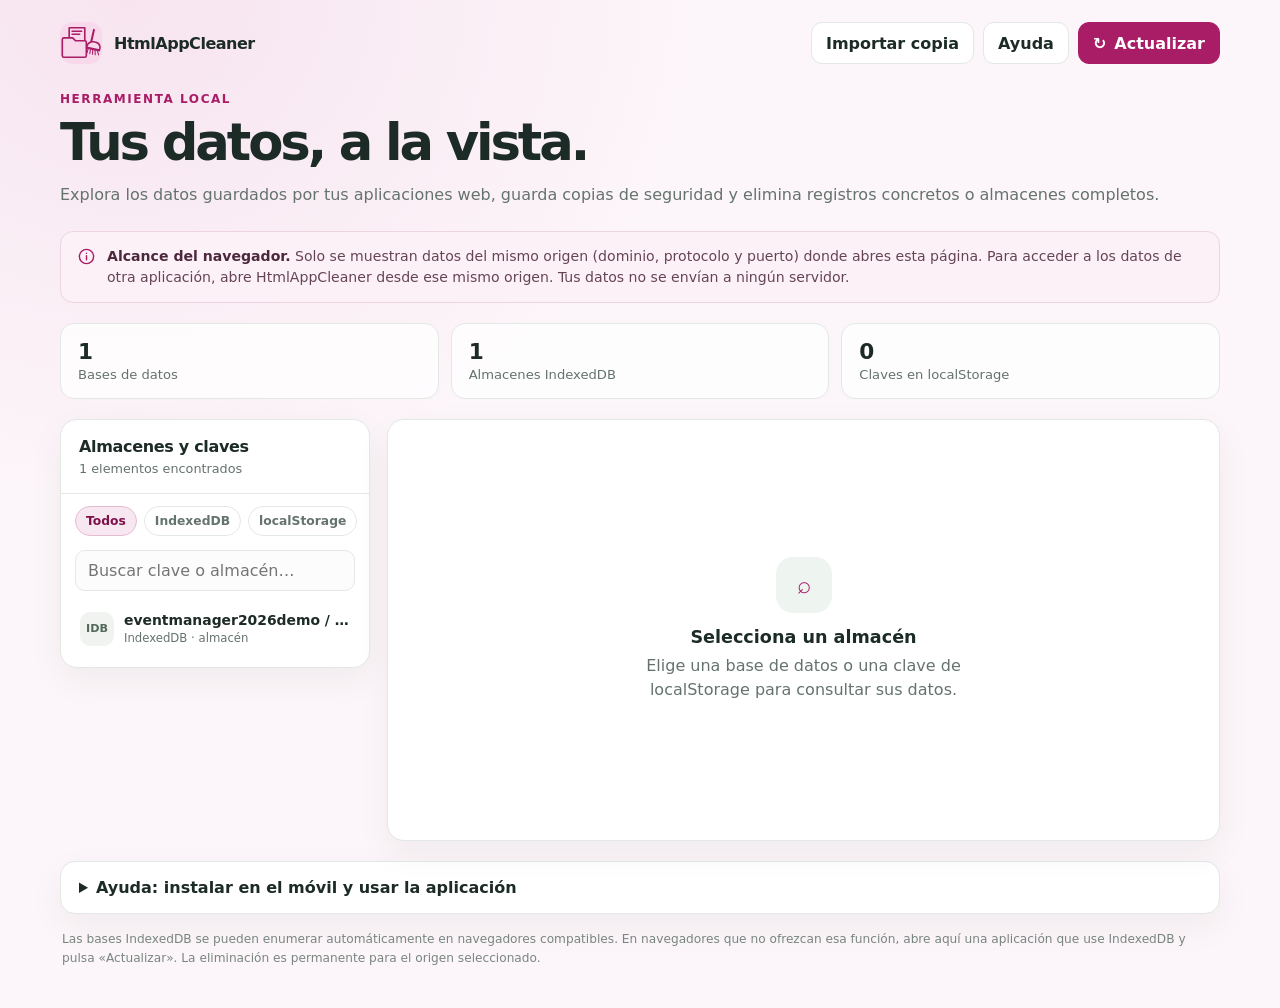
<file: docs/htmlappcleaner/HtmlAppCleaner.html>
<!doctype html> <html lang="es"> <head> <meta charset="utf-8"> <meta name="viewport" content="width=device-width,initial-scale=1,viewport-fit=cover"> <meta name="theme-color" content="#fcf5f9"> <meta name="description" content="Explora, exporta y limpia los datos locales de tus aplicaciones web."> <meta name="application-name" content="HtmlAppCleaner"> <meta name="apple-mobile-web-app-capable" content="yes"> <meta name="apple-mobile-web-app-title" content="HtmlAppCleaner"> <meta name="apple-mobile-web-app-status-bar-style" content="default"> <link rel="manifest" href="./htmlappcleaner.webmanifest"> <link rel="icon" href="./icons/htmlappcleaner.svg?v=8" type="image/svg+xml"> <link rel="icon" href="./icons/favicon-32.png?v=8" type="image/png" sizes="32x32"> <link rel="icon" href="./icons/favicon-48.png?v=8" type="image/png" sizes="48x48"> <link rel="apple-touch-icon" href="./icons/apple-touch-icon.png?v=8" sizes="180x180"> <title>HtmlAppCleaner · Datos del navegador</title> <link rel="stylesheet" href="./css/app.css"> </head> <body> <div class="page"> <header class="topbar"> <div class="brand"><span class="brand-mark"><img src="./icons/htmlappcleaner.svg?v=8" alt=""></span><span>HtmlAppCleaner</span></div> <div class="top-actions"><button class="button" id="installBtn" type="button" hidden>Instalar app</button><button class="button" id="importBtn" type="button">Importar copia</button><input id="importFile" type="file" accept="application/json,.json" hidden><button class="button" id="helpBtn" type="button">Ayuda</button><button class="button primary refresh" id="refreshBtn" type="button">↻ <span>Actualizar</span></button></div> </header> <main> <section class="hero"><p class="eyebrow">Herramienta local</p><h1>Tus datos, a la vista.</h1><p class="intro">Explora los datos guardados por tus aplicaciones web, guarda copias de seguridad y elimina registros concretos o almacenes completos.</p></section> <aside class="notice"><svg viewBox="0 0 24 24" fill="none" stroke="currentColor" stroke-width="1.8" stroke-linecap="round" stroke-linejoin="round" aria-hidden="true"><circle cx="12" cy="12" r="9"/><path d="M12 11v5m0-8h.01"/></svg><span><strong>Alcance del navegador.</strong> Solo se muestran datos del mismo origen (dominio, protocolo y puerto) donde abres esta página. Para acceder a los datos de otra aplicación, abre HtmlAppCleaner desde ese mismo origen. Tus datos no se envían a ningún servidor.</span></aside> <section class="stats" aria-label="Resumen"><div class="stat"><b id="dbCount">—</b><span>Bases de datos</span></div><div class="stat"><b id="storeCount">—</b><span>Almacenes IndexedDB</span></div><div class="stat"><b id="localCount">—</b><span>Claves en localStorage</span></div></section> <section class="layout" aria-label="Explorador de datos"> <aside class="panel"> <div class="panel-head"><h2>Almacenes y claves</h2><p id="listHint">Buscando datos locales…</p></div> <div class="filters" role="group" aria-label="Filtrar almacenes"><button class="filter" data-filter="all" aria-pressed="true">Todos</button><button class="filter" data-filter="indexeddb" aria-pressed="false">IndexedDB</button><button class="filter" data-filter="local" aria-pressed="false">localStorage</button></div> <div class="search-wrap"><input class="search" id="search" type="search" placeholder="Buscar clave o almacén…" aria-label="Buscar clave o almacén"></div> <div class="key-list" id="keyList" aria-live="polite"></div> </aside> <section class="panel detail" id="detail" aria-live="polite"><div class="detail-empty"><div><span class="empty-icon" aria-hidden="true">⌕</span><h2>Selecciona un almacén</h2><p>Elige una base de datos o una clave de localStorage para consultar sus datos.</p></div></div></section> </section> <details class="help" id="ayuda"><summary>Ayuda: instalar en el móvil y usar la aplicación</summary><div class="help-content"> <h3>Instalar en Android</h3><ol><li>Abre HtmlAppCleaner en tu navegador.</li><li><strong>Chrome:</strong> abre el menú ⋮ y elige <strong>Instalar app</strong>. Si esa opción no aparece, busca <strong>Añadir a pantalla de inicio</strong>.</li><li><strong>Samsung Internet:</strong> toca el símbolo <strong>+</strong> de la barra de direcciones y elige <strong>Pantalla Inicio</strong>. Si no aparece el símbolo, abre ⋮ y toca <strong>Añadir a pantalla de inicio</strong>.</li><li><strong>Navegador Mi de Xiaomi, Redmi o POCO:</strong> abre ⋮ y busca <strong>Añadir a pantalla de inicio</strong>. Si no aparece, añade la página a Marcadores; después ve a Marcadores, toca <strong>Editar</strong> y selecciona <strong>Pantalla de inicio</strong>. Los nombres pueden variar según la versión.</li><li>En otros navegadores compatibles, busca <strong>Instalar app</strong> o <strong>Añadir a pantalla de inicio</strong> en el menú del navegador. Si no ofrece ninguna opción, prueba Chrome o Samsung Internet.</li></ol><p>Según el navegador, se instalará como aplicación PWA o se creará un acceso directo que abre la página en el navegador.</p> <h3>Instalar en iPhone o iPad</h3><ol><li>Abre HtmlAppCleaner en tu navegador.</li><li>Toca <strong>Compartir</strong> (el cuadrado con la flecha hacia arriba). Si no aparece, desplázate por las opciones.</li><li>Elige <strong>Añadir a pantalla de inicio</strong>, ajusta el nombre si quieres y toca <strong>Añadir</strong>.</li></ol><p>En iOS, la instalación se hace desde el menú Compartir; no siempre aparece un botón de instalación dentro de la página.</p> </div></details> <p class="footnote">Las bases IndexedDB se pueden enumerar automáticamente en navegadores compatibles. En navegadores que no ofrezcan esa función, abre aquí una aplicación que use IndexedDB y pulsa «Actualizar». La eliminación es permanente para el origen seleccionado.</p> </main> </div> <dialog class="editor-dialog" id="editorDialog" aria-labelledby="editorTitle"><form id="editorForm"><div class="editor-head"><h2 id="editorTitle">Editar datos</h2><button class="icon-button" id="editorClose" type="button" aria-label="Cerrar">×</button></div><p class="editor-help" id="editorHelp"></p><textarea id="editorValue" spellcheck="false" aria-label="Valor en formato JSON"></textarea><p class="editor-error" id="editorError" role="alert"></p><div class="editor-actions"><button class="button" id="editorCancel" type="button">Cancelar</button><button class="button primary" type="submit">Guardar cambios</button></div></form></dialog> <div class="status" id="status" role="status" aria-live="polite"></div> <script src="./js/app.js" defer="defer"></script> </body> </html>
</file>
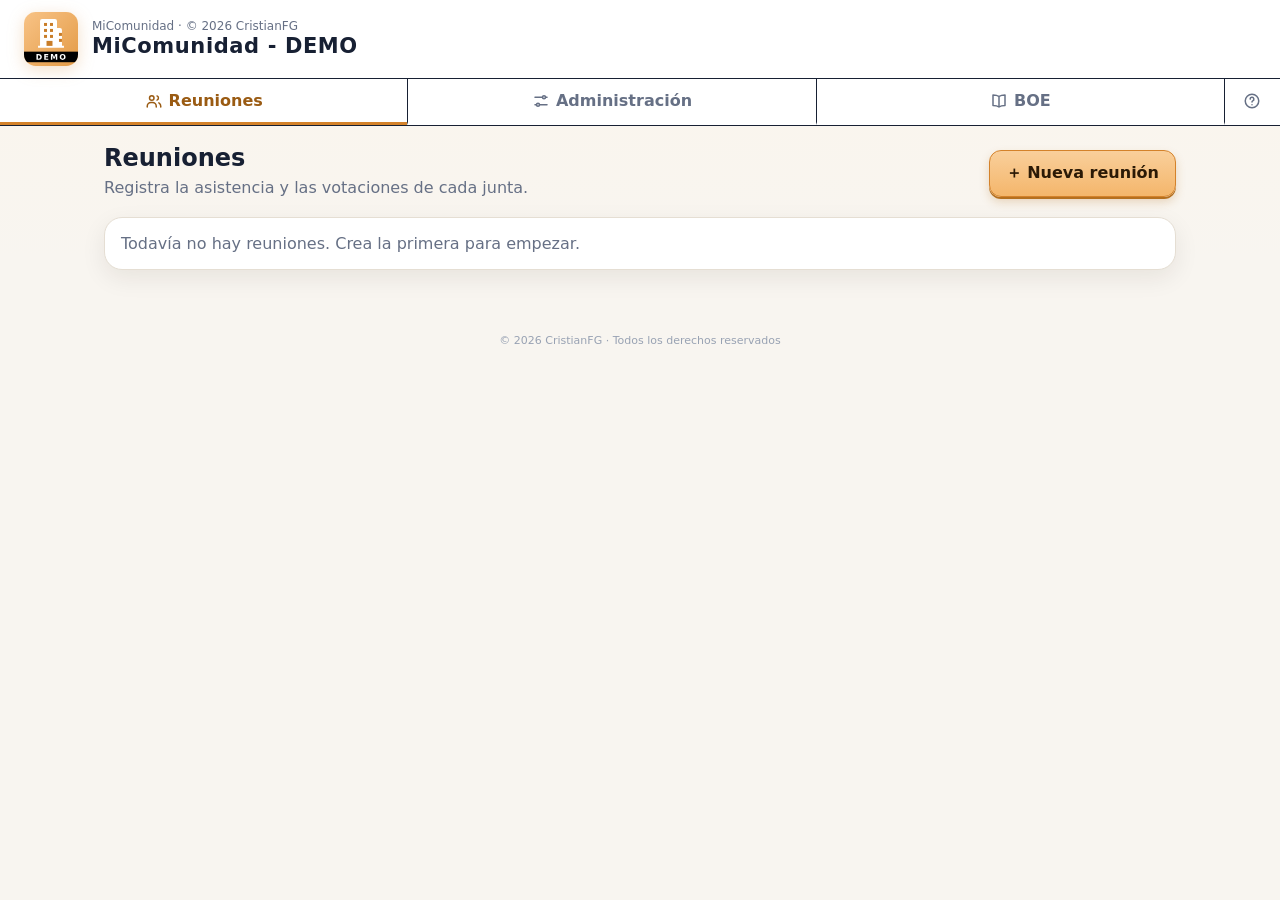
<file: docs/micomunidad_pwa/micomunidad_demo/MiComunidad_Demo.html>
<!DOCTYPE html> <html lang="es"><head><meta charset="UTF-8"><meta name="viewport" content="width=device-width,initial-scale=1,viewport-fit=cover"><meta name="author" content="CristianFG"><meta name="copyright" content="© 2026 CristianFG · Todos los derechos reservados"><meta name="theme-color" content="#fff3e0"><title>MiComunidad_Demo</title> <link rel="manifest" href="manifest.webmanifest"> <link rel="icon" href="icons/icon.svg" type="image/svg+xml"> <link rel="apple-touch-icon" href="icons/apple-touch-icon.png"> <meta name="mobile-web-app-capable" content="yes"> <meta name="apple-mobile-web-app-capable" content="yes"> <meta name="apple-mobile-web-app-title" content="MiComunidad DEMO"> <meta name="apple-mobile-web-app-status-bar-style" content="default"> <link rel="stylesheet" href="css/styles.css"> </head><body> <header><div class="brand"><div class="logo" id="logo" onclick="go('com')" title="Comunidades" role="button" tabindex="0" onkeydown="if(event.key==='Enter')go('com')"></div><div><small>MiComunidad · © 2026 CristianFG</small><h1 id="ttl">MiComunidad - DEMO</h1></div></div><nav><button id="nM" onclick="go('meet')"><svg viewBox="0 0 24 24" aria-hidden="true"><circle cx="9" cy="8" r="3"/><path d="M3 20v-1a5 5 0 0 1 5-5h2a5 5 0 0 1 5 5v1M16 5.2a3 3 0 0 1 0 5.6M18.5 14.4A5 5 0 0 1 21 19v1"/></svg>Reuniones</button><button id="nA" onclick="go('admin')"><svg viewBox="0 0 24 24" aria-hidden="true"><path d="M4 7h10M18 7h2M4 17h2M10 17h10"/><circle cx="16" cy="7" r="2"/><circle cx="8" cy="17" r="2"/></svg>Administración</button><button id="nL" onclick="go('ley')"><svg viewBox="0 0 24 24" aria-hidden="true"><path d="M12 6c-1.8-1.3-4.2-2-8-2v14c3.8 0 6.2.7 8 2 1.8-1.3 4.2-2 8-2V4c-3.8 0-6.2.7-8 2zM12 6v14"/></svg>BOE</button><button id="nH" onclick="go('help')" title="Ayuda" aria-label="Ayuda"><svg viewBox="0 0 24 24" aria-hidden="true"><circle cx="12" cy="12" r="9"/><path d="M9.5 9.5a2.5 2.5 0 1 1 3.5 2.3c-.6.3-1 .8-1 1.5M12 17v.01"/></svg></button></nav><div id="fb" class="noprint"></div></header> <main id="main"></main> <footer class="noprint"><span class="fc">© 2026 CristianFG · Todos los derechos reservados</span><span class="fv" id="fv"></span></footer> <dialog id="aDlg"><div class="mh"><h3>Acta de la reunión</h3></div><div class="mb"><p class="mu" style="margin-top:0">Texto generado con los datos de toda la reunión (art. 553-27.2): asistencia y todas las votaciones, incluidas las no tratadas. Puedes copiarlo o imprimirlo.</p><textarea id="aTx" rows="18" readonly="readonly" style="width:100%;font-family:ui-monospace,Menlo,Consolas,monospace;font-size:12.5px"></textarea></div><div class="mf" style="justify-content:space-between"><button type="button" class="btn" autofocus onclick="cl('aDlg')">Cerrar</button><span style="display:flex;gap:8px"><button type="button" class="btn a3" onclick="copyActa()">Copiar texto</button><button type="button" class="btn a3" onclick="printActa()">🖨 Imprimir</button></span></div></dialog> <dialog id="mDlg"><form onsubmit="saveM(event)"><div class="mh"><h3 id="mT">Reunión</h3></div><div class="mb"><input type="hidden" name="id"><div class="g2"><div><label>Fecha *</label><input name="date" type="date" required></div><div><label>Hora</label><input name="time" type="time" value="00:00"></div></div><div id="ms" class="g2"><div><label>Ámbito * <span id="mlk" class="hid" style="font-weight:400;font-size:12px;color:#6b7280;margin-left:6px">(existen asistencia o votaciones)</span></label><select name="scope" id="msc" onchange="$('mcm').classList.toggle('hid',this.value!=='ESCALERA')"></select></div><div id="mcm" class="hid"><label>Escalera *</label><select name="community" id="mce"></select></div></div><div><label>Notas</label><textarea name="notes" rows="3"></textarea></div></div><div class="mf"><button type="button" class="btn" onclick="cl('mDlg')">Cancelar</button><button class="btn p">Guardar</button></div></form></dialog> <dialog id="vDlg"><form onsubmit="saveV(event)"><div class="mh"><h3 id="vT">Nueva votación</h3></div><div class="mb"><input type="hidden" name="id"><div><label>Título *</label><input name="title" required maxlength="120" placeholder="Ej. Aprobación del presupuesto"></div><div id="vs" class="g2"><div><label>Ámbito * <span id="vlk" class="hid" style="font-weight:400;font-size:12px;color:#6b7280;margin-left:6px">(existen votaciones)</span></label><select name="scope" id="vsc" onchange="$('vcm').classList.toggle('hid',this.value!=='ESCALERA');vsys()"></select></div><div id="vcm" class="hid"><label>Escalera *</label><select name="community" id="vce" onchange="vsys()"></select></div></div><div><label>Sistema de cómputo *</label><select name="system"><option value="IGUALES">Iguales</option><option value="COEFICIENTES">Coeficientes</option><option value="4/5I">4/5 Partes iguales</option><option value="4/5">4/5 Por coeficientes</option><option value="UNANIMIDAD">Unanimidad</option></select></div><div><label>Notas</label><textarea name="notes" rows="2"></textarea></div></div><div class="mf"><button type="button" class="btn" onclick="cl('vDlg')">Cancelar</button><button class="btn p">Guardar</button></div></form></dialog> <dialog id="hDlg"><form onsubmit="saveH(event)"><div class="mh"><h3 id="hT">Propiedad</h3></div><div class="mb"><input type="hidden" name="hid"><div class="g2"><div><label>Orden *</label><input name="order" type="number" min="1" required></div><div><label>Escalera *</label><select name="community" id="hce" onchange="$('hnw').classList.toggle('hid',this.value!=='+')"></select><input id="hnw" class="hid" type="text" maxlength="10" placeholder="Nº o letra de la escalera" style="margin-top:6px"></div><div><label>Propiedad *</label><input name="floor" required></div><div><label>Parking</label><input name="parking"></div></div><div><label>Propietario/a *</label><input name="owner" required></div><div class="g2"><div><label>Coef. general</label><input name="cg" inputmode="decimal"></div><div><label>Coef. escalera</label><input name="cs" inputmode="decimal"></div><div><label>Coef. parking</label><input name="cp" inputmode="decimal"></div></div></div><div class="mf"><button type="button" class="btn" onclick="cl('hDlg')">Cancelar</button><button class="btn p">Guardar</button></div></form></dialog> <dialog id="cDlg"><form onsubmit="saveC(event)"><div class="mh"><h3 id="cT">Nueva comunidad</h3></div><div class="mb"><input type="hidden" name="cid"><div><label>Nombre de la comunidad *</label><input name="nm" required maxlength="80" oninput="$('cErr').classList.add('hid')"><p id="cErr" class="err hid">Ya existe una comunidad con ese nombre.</p></div><div class="g2"><div><label>País</label><input name="country" maxlength="60"></div><div><label>Provincia</label><input name="province" maxlength="60"></div></div><div class="g2"><div><label>Ciudad</label><input name="city" maxlength="60"></div><div><label>CP</label><input name="zip" maxlength="12" inputmode="text"></div></div><div><label>Dirección completa</label><input name="address" maxlength="160"></div><div><label>Notas</label><textarea name="notes" rows="3"></textarea></div></div><div class="mf"><button type="button" class="btn" onclick="cl('cDlg')">Cancelar</button><button class="btn p">Guardar</button></div></form></dialog> <dialog id="sDlg"><div class="mh"><h3>Cambiar de comunidad</h3></div><div class="mb"><input id="swq" placeholder="Buscar comunidad…" oninput="SW=this.value;swList()"><div id="swl"></div></div><div class="mf"><button type="button" class="btn" onclick="cl('sDlg')">CANCELAR</button><button type="button" class="btn p" onclick="swOk()">ACEPTAR</button></div></dialog> <dialog id="fDlg"><div class="mh"><h3 id="fT"></h3></div><div class="mb"><div id="fX" style="white-space:pre-line;font-size:14.5px;line-height:1.5;max-height:55vh;overflow:auto"></div></div><div class="mf"><button type="button" class="btn" onclick="cl('fDlg')">Cancelar</button><button type="button" class="btn p" autofocus onclick="fPick()">Elegir fichero…</button></div></dialog> <dialog id="dDlg"><div class="mh"><h3>Eliminar comunidad</h3></div><div class="mb"><div class="warn" id="dMsg"></div></div><div class="mf"><button type="button" class="btn" onclick="cl('dDlg')">Cancelar</button><button type="button" class="btn d" onclick="doDelC()">Eliminar todo</button></div></dialog> <button id="up" class="noprint" onclick="window.scrollTo({top:0,behavior:'smooth'})" aria-label="Subir arriba"><b>↑</b><span>UP</span></button><div id="toast"></div><input id="impH" type="file" accept=".csv,.txt,text/csv,text/plain" hidden onchange="loadH(event)"><input id="imp" type="file" accept=".json,application/json" hidden onchange="importD(event)"> <script id="ley-data" type="application/json">{"meta":{"chapter":"CAPÍTULO III","title":"Régimen jurídico de la propiedad horizontal","note":"Téngase en cuenta, sobre aplicación de este capítulo, lo establecido en la disposición final.2 de la Ley 5/2015, de 13 de mayo. Ref. BOE-A-2015-6013.","added":"2026-10-05","law":"Libro V del Código Civil de Cataluña (Ley 5/2006, de 10 de mayo)","source":"BOE, legislación consolidada"},"items":[{"t":"sec","x":"Sección primera. Disposiciones generales"},{"t":"sub","x":"Subsección primera. Configuración de la comunidad"},{"t":"art","id":"553-1","ti":"Definición.","p":["1. El régimen jurídico de la propiedad horizontal implica, para los propietarios, el derecho de propiedad en exclusiva sobre los elementos privativos y en comunidad con los demás propietarios sobre los elementos comunes.","2. El régimen jurídico de la propiedad horizontal requiere el otorgamiento del título de constitución y supone:","a) La existencia, presente o futura, de uno o más titulares de la propiedad de al menos un inmueble integrado por elementos privativos y elementos comunes.","b) La determinación de la cuota de participación en los elementos comunes que corresponde a cada elemento privativo.","c) La configuración de una organización para el ejercicio de los derechos y el cumplimiento de los deberes de los propietarios.","3. Los elementos comunes son inseparables de los elementos privativos. Los actos de enajenación y gravamen y el embargo de los elementos privativos se extienden a la participación que les corresponde en los elementos comunes.","4. El régimen de la propiedad horizontal excluye la acción de división sobre los elementos comunes y los derechos de adquisición preferente de carácter legal entre propietarios de diferentes elementos privativos. Esta exclusión no afecta a las situaciones de comunidad indivisa sobre los elementos privativos."]},{"t":"art","id":"553-2","ti":"Objeto.","p":["1. Pueden ser objeto de propiedad horizontal los edificios y cualesquiera otros inmuebles, incluso en construcción, en los que coexistan elementos privativos, constituidos por viviendas, locales o espacios físicos susceptibles de independencia funcional y de atribución a diferentes propietarios, con elementos comunes, necesarios para el uso y disfrute adecuado de los privativos.","2. Puede constituirse un régimen de propiedad horizontal en los casos de coexistencia en suelo, vuelo o subsuelo de edificaciones o usos privados y dominio público, de puertos deportivos con relación a los puntos de amarre, de mercados con relación a las paradas, de cementerios con relación a las sepulturas y en otros semejantes. Estas situaciones se rigen por los preceptos del presente capítulo adaptados a la naturaleza específica de cada caso y por la normativa administrativa que les es de aplicación."]},{"t":"art","id":"553-3","ti":"Cuota.","p":["1. La cuota de participación:","a) Determina y concreta la participación que corresponde a los elementos privativos sobre la propiedad de los elementos comunes.","b) Sirve de módulo para fijar la participación en las cargas, los beneficios, la gestión y el gobierno de la comunidad y los derechos de los propietarios en caso de extinción del régimen.","c) Establece la distribución de los gastos y el reparto de los ingresos, salvo pacto en contrario.","2. Las cuotas de participación correspondientes a los elementos privativos se expresan en porcentaje sobre el total del inmueble y se fijan proporcionalmente a la superficie y ponderando el uso, el destino y los demás datos físicos y jurídicos de los bienes que integran la comunidad.","3. Las cuotas de participación se determinan y se modifican por acuerdo unánime de los propietarios o, si este no es posible, por medio de la autoridad judicial o de un procedimiento de resolución extrajudicial de conflictos.","4. Pueden establecerse, además de la cuota de participación, cuotas especiales para determinados gastos."]},{"t":"art","id":"553-4","ti":"Créditos y deudas.","p":["1. Todos los propietarios son titulares mancomunados, tanto de los créditos constituidos a favor de la comunidad como de las deudas contraídas válidamente en su gestión, de acuerdo con las respectivas cuotas de participación.","2. El importe de la contribución de cada propietario a los gastos comunes, ordinarios y extraordinarios, y al fondo de reserva es el que resulta del acuerdo de la junta y de la liquidación de la deuda según la cuota que corresponda.","3. Los créditos de la comunidad contra los propietarios por los gastos comunes, ordinarios y extraordinarios, y por el fondo de reserva correspondientes a la parte vencida del año en curso y a los cuatro años inmediatamente anteriores, contados del 1 de enero al 31 de diciembre, tienen preferencia de cobro sobre el elemento privativo con la prelación que determine la ley.","4. Los créditos devengan intereses desde el momento en que debe efectuarse el pago correspondiente y este no se hace efectivo."]},{"t":"art","id":"553-5","ti":"Afección real.","p":["1. Los elementos privativos están afectados con carácter real y responden del pago de los importes que deben los titulares, así como los anteriores titulares, por razón de los gastos comunes, ordinarios o extraordinarios, y por el fondo de reserva, que correspondan a la parte vencida del año en curso y a los cuatro años inmediatamente anteriores, contados del 1 de enero al 31 de diciembre, sin perjuicio, si procede, de la responsabilidad de quien transmite.","2. Los transmitentes de un elemento privativo deben declarar que están al corriente de los pagos que les corresponden o, si procede, deben especificar los que tienen pendientes y deben aportar un certificado relativo al estado de sus deudas con la comunidad, expedido por quien ejerce la secretaría, en el que deben constar, además, los gastos comunes, ordinarios y extraordinarios, y las aportaciones al fondo de reserva aprobados pero pendientes de vencimiento. Sin esta manifestación y esta aportación no puede otorgarse la escritura pública, salvo que las partes renuncien expresamente a ellas. En cualquier caso, sin perjuicio de la afección real establecida por el apartado 1, el transmitente responde de la deuda que tiene con la comunidad en el momento de la transmisión.","3. El certificado a que se refiere el apartado 2 no requiere el visto bueno de la presidencia si la administración de la comunidad la lleva un profesional que ejerce la secretaría."]},{"t":"art","id":"553-6","ti":"Fondos de reserva.","p":["1. En el presupuesto de la comunidad debe figurar una cantidad no inferior al 5 % de los gastos comunes destinada a la constitución de un fondo de reserva.","2. La titularidad del fondo de reserva es de todos los propietarios y el fondo queda afectado a la comunidad sin que ningún propietario tenga derecho a reclamar su devolución en el momento de la enajenación del elemento privativo.","3. El fondo de reserva debe figurar en contabilidad separada y debe depositarse en una cuenta bancaria especial a nombre de la comunidad. Los administradores solo pueden disponer de él, con la autorización de la presidencia, para atender gastos de la comunidad imprevistos de carácter urgente o, con la autorización de la junta de propietarios, para hacer frente a las obras extraordinarias de conservación, reparación, rehabilitación, instalación de nuevos servicios comunes y seguridad, así como para las que sean exigibles de acuerdo con las normativas especiales.","4. Los remanentes del fondo de reserva de cada año se acumulan en el fondo del año siguiente."]},{"t":"sub","x":"Subsección segunda. Constitución de la comunidad"},{"t":"art","id":"553-7","ti":"Establecimiento del régimen.","p":["1. El inmueble se somete al régimen de propiedad horizontal desde el otorgamiento del título de constitución, aunque la construcción no esté terminada.","2. El título de constitución se inscribe en el Registro de la Propiedad de conformidad con la legislación hipotecaria y a los efectos que esta legislación establece."]},{"t":"art","id":"553-8","ti":"Legitimación.","p":["1. Están legitimados para el establecimiento del régimen de la propiedad horizontal el propietario o propietarios del inmueble que lo sean en el momento del otorgamiento del título de constitución.","2. El promotor que haya transmitido una cuota indivisa del inmueble no puede hacer uso de la facultad que le concede el artículo 552-11.4. En este caso, cualquier adquiriente puede exigir el otorgamiento inmediato del título de constitución de acuerdo con el proyecto por el que se ha obtenido la licencia correspondiente.","3. Cuando el propietario del inmueble que ha enajenado elementos privativos en un documento privado otorga la correspondiente escritura pública, debe reseñar el título de constitución e incorporar a ella los estatutos y demás normas de la comunidad."]},{"t":"art","id":"553-9","ti":"Escritura de constitución y constancia en el Registro de la Propiedad.","p":["1. El título de constitución del régimen de propiedad horizontal debe constar en una escritura pública, que en todo caso debe contener:","a) La descripción del inmueble en conjunto, que debe indicar si está terminado o no, y la relación de los elementos, instalaciones y servicios comunes de que dispone.","b) La descripción de todos los elementos privativos, con el correspondiente número de orden interno en el inmueble, la cuota general de participación y, si procede, las especiales que les corresponden, así como la superficie útil, la situación, los límites, la planta, el destino y, si procede, los espacios físicos o los derechos que constituyan sus anexos o vinculaciones.","c) Un plano descriptivo del inmueble.","d) Los estatutos, si existen.","e) Las reservas de derechos o facultades, si existen, establecidas a favor del promotor o de los constituyentes del régimen.","f) La previsión, si procede, de formación de subcomunidades.","2. Los preceptos del presente capítulo se aplican en todo lo no establecido por el título de constitución.","3. En la misma escritura de constitución o en otra previa, es preciso que se declare la obra nueva de acuerdo con lo establecido por la legislación hipotecaria y las demás normas que sean de aplicación.","4. El régimen de la propiedad horizontal se inscribe en el Registro de la Propiedad de acuerdo con la legislación hipotecaria, por medio de una inscripción general para el inmueble y de tantos folios como fincas privativas existan.","5. Las estipulaciones establecidas en la constitución del régimen, o en cualquier otro documento, que impliquen una reserva de la facultad de modificación unilateral del título de constitución a favor del constituyente, o que le permitan decidir en el futuro asuntos de competencia de la junta de propietarios, son nulas."]},{"t":"art","id":"553-10","ti":"Modificación del título de constitución.","p":["1. Para modificar el título de constitución es preciso el acuerdo de la junta de propietarios y que la escritura observe los requisitos del artículo 553-9 que sean de aplicación a la modificación de que se trate.","2. No es preciso el acuerdo de la junta de propietarios para la modificación del título de constitución si la motivan los siguientes hechos:","a) El ejercicio de un derecho de vuelo, sobreelevación, subedificación y edificación si se ha previsto así al constituir el régimen o el derecho.","b) Las agrupaciones, agregaciones, segregaciones y divisiones de los elementos privativos o las desvinculaciones de anexos, si los estatutos así lo establecen.","c) Las alteraciones del destino de los elementos privativos, salvo que los estatutos las prohíban expresamente.","d) La ejecución de actuaciones ordenadas por la Administración pública de conformidad con la legislación vigente en materia urbanística, de habitabilidad, de accesibilidad y sobre rehabilitación, regeneración y renovación urbanas.","3. La formalización de las operaciones de modificación, incluso la de la suma o redistribución de las cuotas afectadas, corresponde a los titulares de los derechos o propietarios de elementos privativos implicados en lo que resulte o sea consecuencia de las operaciones de modificación realizadas al amparo de lo establecido por el apartado 2."]},{"t":"art","id":"553-11","ti":"Estatutos.","p":["1. Los estatutos regulan los aspectos referentes al régimen jurídico real de la comunidad y pueden contener reglas sobre las siguientes cuestiones:","a) El destino, uso y aprovechamiento de los elementos privativos y de los elementos comunes.","b) Las limitaciones de uso y demás cargas de los elementos privativos.","c) El ejercicio de los derechos y el cumplimiento de las obligaciones.","d) La aplicación de gastos e ingresos y la distribución de cargas y beneficios.","e) Los órganos de gobierno complementarios de los establecidos por el presente código y sus competencias.","f) La forma de gestión y administración.","2. Son válidas las siguientes cláusulas estatutarias, entre otras:","a) Las que permiten las operaciones de agrupación, agregación, segregación y división de elementos privativos y las de desvinculación de anexos con creación de nuevas entidades sin consentimiento de la junta de propietarios. En este caso, las cuotas de participación de las fincas resultantes se fijan por la suma o la distribución de las cuotas de los elementos privativos afectados.","b) Las que exoneran a determinados propietarios de elementos privativos de la obligación de satisfacer los gastos de conservación de elementos comunes concretos, que pueden incluir las del portal, la escalera, los ascensores, los jardines, las zonas de recreo y demás espacios semejantes.","c) Las que establecen la utilización exclusiva y, si procede, el cierre de una parte del solar, o de las cubiertas o de cualquier otro elemento común o parte determinada de este en favor de algún elemento privativo.","d) Las que permiten el uso o el disfrute de elementos comunes mediante la colocación de carteles de publicidad.","e) Las que limitan las actividades que pueden realizarse en los elementos privativos.","f) Las que prevén la resolución de los conflictos mediante el arbitraje o la mediación para cualquier cuestión del régimen de la propiedad horizontal.","3. Las normas de los estatutos que no estén inscritas en el Registro de la Propiedad no perjudican a terceros de buena fe."]},{"t":"art","id":"553-12","ti":"Reglamento de régimen interior.","p":["1. El reglamento de régimen interior, que no puede oponerse a los estatutos, contiene las reglas internas referentes a las relaciones de convivencia y buena vecindad entre los propietarios y a la utilización de los elementos de uso común y de las instalaciones.","2. El reglamento de régimen interior obliga siempre a los propietarios y usuarios de los elementos privativos."]},{"t":"art","id":"553-13","ti":"Constitución y reserva del derecho de vuelo.","p":["1. La constitución o la reserva expresa del derecho para sobreelevar, subedificar o edificar en el mismo solar del inmueble a favor de los constituyentes o de terceras personas es válida si la establece el título de constitución del régimen de propiedad horizontal.","2. Los titulares del derecho de vuelo están facultades para edificar a su cargo de acuerdo con el título de constitución del derecho, para hacer suyos los elementos privativos que resultan de él y para otorgar, solos y a su cargo, las correspondientes declaraciones o ampliaciones de obra nueva y, si se ha previsto al constituir el régimen o el derecho, la modificación de la división horizontal. El ejercicio sucesivo del derecho con la construcción de la nueva edificación supone la redistribución de las cuotas de participación, que llevan a cabo los titulares de los derechos reservados de acuerdo con el presente código y con el título de constitución, sin necesidad del consentimiento de la junta de propietarios.","3. La constitución o la reserva a que se refiere el apartado 1 solo es válida si consta en una cláusula específica y el derecho se constituye de acuerdo con el artículo 567-2."]},{"t":"art","id":"553-14","ti":"Extinción del régimen.","p":["1. El régimen de propiedad horizontal se extingue voluntariamente por acuerdo unánime de la junta de propietarios de conversión en otro tipo de comunidad o por decisión del propietario único. El acuerdo o decisión requiere el consentimiento de los titulares de derechos reales sobre los elementos privativos o comunes afectados. En cualquier caso, se presume otorgado el consentimiento si el titular del derecho real no ha manifestado su oposición al acuerdo o decisión en el plazo de un mes a contar de la fecha en que se le haya notificado.","2. El régimen de propiedad horizontal se extingue en los supuestos de destrucción, declaración de ruina y expropiación forzosa del inmueble. Sin embargo, en el título de constitución puede estipularse que el régimen no se extinga pese a la destrucción o la declaración de ruina para proceder a la rehabilitación o reconstrucción del inmueble a cargo de los propietarios."]},{"t":"sub","x":"Subsección tercera. Órganos de la comunidad"},{"t":"art","id":"553-15","ti":"Organización de la comunidad.","p":["1. Los órganos de la comunidad son la presidencia, la secretaría y la junta de propietarios. Los dos primeros son unipersonales. El cargo de la presidencia debe ser ejercido por un propietario. La secretaría puede ser ejercida por un propietario o por la persona externa a la comunidad que asuma las funciones de administración.","2. La comunidad puede encargar la administración a un profesional externo que cumpla las condiciones profesionales legalmente exigibles. En este caso, las funciones de administración incluyen también las de secretaría.","3. Los cargos son designados por la junta de propietarios, ante la cual responden de sus actuaciones. También puede designarlos el promotor del inmueble, en cuyo caso ejercen hasta la primera reunión de la junta de propietarios.","4. Los cargos son reelegibles, duran un año y se entienden prorrogados hasta que se celebre la junta ordinaria siguiente al vencimiento del plazo para el que se designaron.","5. El ejercicio de los cargos es obligatorio, a pesar de que la junta de propietarios puede considerar la alegación de motivos de excusa fundamentados. La designación se efectúa, en defecto de candidatos, por un turno rotatorio o por sorteo entre las personas que no han ejercido el cargo.","6. Los cargos no son remunerados, salvo que recaigan en personas ajenas a la comunidad, en cuyo caso pueden serlo. En cualquier caso, se tiene el derecho a resarcirse de los gastos ocasionados por el ejercicio del cargo.","7. Los estatutos pueden regular la creación de otros órganos, además de los establecidos por el apartado 1.","8. En la designación de los cargos no debe producirse ningún tipo de discriminación por razón de sexo, orientación sexual, origen o creencias ni por ningún otro motivo.","9. En los casos en que el número de propietarios sea inferior a tres, y mientras se mantenga esta situación, el régimen de funcionamiento de la organización de la comunidad es el que el artículo 552-7 establece para la comunidad ordinaria indivisa."]},{"t":"art","id":"553-16","ti":"Presidencia.","p":["1. Corresponden a la presidencia las siguientes funciones:","a) Convocar y presidir las reuniones de la junta de propietarios.","b) Representar a la comunidad judicial y extrajudicialmente.","c) Elevar a públicos los acuerdos, si procede.","d) Velar por el buen funcionamiento de la comunidad y por el cumplimiento de los deberes del secretario y del administrador.","e) Cualesquiera otras funciones que establezca la ley.","2. La junta de propietarios puede designar un vicepresidente, que ejerce las funciones de la presidencia en caso de muerte, imposibilidad, ausencia o incapacidad de su titular. También puede ejercer las funciones que la presidencia le haya delegado expresamente."]},{"t":"art","id":"553-17","ti":"Secretaría.","p":["El secretario extiende las actas de las reuniones, realiza las notificaciones, expide los certificados y custodia, durante cinco años como mínimo, las convocatorias, las comunicaciones, los poderes, la documentación contable y los demás documentos relevantes de las reuniones y de la comunidad. La custodia y la teneduría de los libros de actas son reguladas por el artículo 553-28."]},{"t":"art","id":"553-18","ti":"Administración.","p":["1. El administrador gestiona los asuntos ordinarios de la comunidad y ejerce las siguientes funciones:","a) Tomar las medidas convenientes y hacer los actos necesarios para conservar los bienes y el funcionamiento correcto de los servicios de la comunidad.","b) Velar por que los propietarios cumplan las obligaciones y hacerles las advertencias pertinentes.","c) Preparar las cuentas anuales del ejercicio precedente y el presupuesto.","d) Ejecutar los acuerdos de la junta de propietarios y efectuar los cobros y pagos que correspondan.","e) Decidir la ejecución de las obras de conservación y reparación de carácter urgente, de todo lo cual debe dar cuenta inmediatamente a la presidencia.","f) Pagar, con autorización de la presidencia, los gastos de carácter urgente que pueden correr a cargo del fondo de reserva.","g) Las demás funciones que expresamente le sean delegadas por la junta de propietarios o atribuidas por la ley.","2. El administrador es responsable de su actuación ante la junta de propietarios."]},{"t":"art","id":"553-19","ti":"Junta de propietarios.","p":["1. La junta de propietarios, integrada por todos los propietarios de elementos privativos, es el órgano supremo de la comunidad.","2. La junta de propietarios tiene las competencias no atribuidas expresamente a otros órganos y, como mínimo, las siguientes:","a) El nombramiento y remoción de las personas que deben ocupar u ocupan los cargos de la comunidad.","b) La modificación del título de constitución.","c) La aprobación y modificación de los estatutos y del reglamento de régimen interior.","d) La aprobación de los presupuestos y de las cuentas anuales.","e) La aprobación de la realización de reparaciones de carácter ordinario no presupuestadas y de las de carácter extraordinario y de mejora, de su importe y de la imposición de derramas para su financiación.","f) El establecimiento o modificación de los criterios generales para fijar o modificar cuotas.","g) La extinción voluntaria del régimen."]},{"t":"art","id":"553-20","ti":"Reuniones.","p":["1. La junta de propietarios debe reunirse, de forma ordinaria, una vez al año para aprobar las cuentas y el presupuesto y para elegir a las personas que deben ejercer los cargos.","2. La junta de propietarios debe reunirse cuando lo considere conveniente el presidente y cuando lo solicite, como mínimo, una cuarta parte de los propietarios o los que representen una cuarta parte de las cuotas de participación.","3. Los estatutos pueden establecer la convocatoria de reuniones especiales para tratar de cuestiones que afecten solo a propietarios determinados o, si procede, a las subcomunidades.","4. La junta de propietarios puede reunirse sin convocatoria si concurren a ella todos los propietarios y acuerdan por unanimidad la celebración de la reunión y su orden del día."]},{"t":"art","id":"553-21","ti":"Convocatorias.","p":["1. La presidencia convoca las reuniones de la junta de propietarios. En caso de vacante, inactividad o negativa de la presidencia, puede convocar la reunión la vicepresidencia o, en caso de vacante, inactividad o negativa de esta, los propietarios que promueven la reunión de acuerdo con el artículo 553-20.2.","2. Las convocatorias, citaciones y notificaciones, salvo que los estatutos establezcan expresamente otra cosa, deben enviarse, con una antelación mínima de ocho días naturales, a la dirección comunicada por el propietario a la secretaría. El envío puede hacerse por correo postal o electrónico, o por otros medios de comunicación, siempre y cuando se garantice la autenticidad de la comunicación y de su contenido. Si el propietario no ha comunicado dirección alguna, deben enviarse al elemento privativo del que es titular. Además, el anuncio de la convocatoria debe publicarse con la misma antelación en el tablón de anuncios de la comunidad o en un lugar visible habilitado a tal efecto. Dicho anuncio produce el efecto de notificación efectiva cuando la personal no ha tenido éxito.","3. En el caso de juntas extraordinarias para tratar de asuntos urgentes, tan solo es preciso que los propietarios hayan podido tener conocimiento de las convocatorias, citaciones y notificaciones antes de la fecha en que deba celebrarse la reunión.","4. La convocatoria de la reunión de la junta de propietarios debe expresar de forma clara y detallada:","a) El orden del día. Si la reunión se convoca a petición de propietarios promotores, deben constar en él los puntos que proponen. El orden del día incluye, entre otros asuntos, los propuestos por escrito a la presidencia, antes de la convocatoria, por cualquiera de los propietarios.","b) El día, el lugar y la hora de la reunión.","c) La advertencia que, con relación a los acuerdos a que se refiere el artículo 553-26, los votos de los propietarios que no asisten a la reunión se computan en el sentido del acuerdo tomado por la mayoría, sin perjuicio de su derecho de oposición.","d) La lista de los propietarios con deudas pendientes con la comunidad por razón de las cuotas, los cuales, de conformidad con el artículo 553-24, tienen voz pero no tienen derecho de voto, de todo lo cual es preciso advertir.","5. La documentación relativa a los asuntos a tratar debe enviarse a los propietarios junto a la convocatoria, o bien debe indicarse el lugar donde se halla a su disposición. Si las funciones de administración de la comunidad las realiza un profesional externo, este debe tener dicha documentación a disposición de los propietarios desde el momento en que se envía la convocatoria."]},{"t":"art","id":"553-22","ti":"Asistencia.","p":["1. El derecho de asistencia a la junta corresponde a los propietarios, los cuales asisten personalmente o por representación legal, orgánica o voluntaria, que debe acreditarse por escrito. Los estatutos pueden establecer, o la junta de propietarios puede acordar, que pueda asistirse por videoconferencia o por otros medios telemáticos de comunicación sincrónica similares.","2. El derecho de asistencia incluye el derecho de voz y el derecho de voto en la junta de propietarios, sin perjuicio de lo establecido por el artículo 553-24.","3. En caso de comunidad de un elemento privativo, los cotitulares designan a uno para que ejerza el derecho a asistir a la junta de propietarios.","4. En el usufructo se entiende que los nudos propietarios, si no consta su manifestación en contra, son representados por los usufructuarios. La representación debe ser expresa si deben adoptarse acuerdos sobre el título de constitución, los estatutos y las obras extraordinarias o de mejora."]},{"t":"art","id":"553-23","ti":"Constitución.","p":["1. La junta de propietarios se constituye válidamente sea cual sea el número de propietarios que concurran y las cuotas de las que sean titulares o representantes.","2. La junta de propietarios, si no asisten el presidente ni el vicepresidente, designa a un propietario entre los asistentes para que la presida.","3. La junta de propietarios, si no asiste el secretario, designa a uno entre los asistentes."]},{"t":"art","id":"553-24","ti":"Derecho de voto.","p":["1. Tienen derecho a votar en la junta los propietarios que no tengan deudas pendientes con la comunidad cuando la junta se reúne. Los propietarios que tengan deudas pendientes con la comunidad tienen derecho a votar si acreditan que han consignado judicial o notarialmente su importe o que las han impugnado judicialmente.","2. El derecho de voto se ejerce de las siguientes formas:","a) Personalmente.","b) Por representación, de acuerdo con lo establecido por el artículo 553-22.1.","c) Por delegación en otro propietario, efectuada mediante un escrito que designe nominativamente a la persona delegada y en el que puede indicarse el sentido del voto con relación a los puntos del orden del día. La delegación debe efectuarse para una reunión concreta de la junta de propietarios y debe recibirse antes de que comience.","3. El voto de las personas que se abstengan y el voto correspondiente a los elementos privativos de beneficio común se computan en el mismo sentido que el de la mayoría conseguida."]},{"t":"art","id":"553-25","ti":"Régimen general de adopción de acuerdos.","p":["1. Solo se pueden adoptar acuerdos sobre los asuntos incluidos en el orden del día.","2. Se adoptan por mayoría simple de los propietarios que han participado en cada votación, que tiene que representar, al mismo tiempo, la mayoría simple del total de sus cuotas de participación, los acuerdos que hacen referencia a:","a) La ejecución de obras o el establecimiento de servicios que tienen la finalidad de suprimir barreras arquitectónicas o la instalación de ascensores, aunque el acuerdo comporte la modificación del título de constitución y de los estatutos o aunque las obras o los servicios afecten a la estructura o la configuración exterior.","b) Las innovaciones exigibles para la habitabilidad, accesibilidad, seguridad del inmueble o eficiencia energética o hídrica según su naturaleza y características, aunque el acuerdo comporte la modificación del título de constitución y de los estatutos o afecten a la estructura o a la configuración exterior.","c) La ejecución de las obras para instalar infraestructuras comunes o equipos con la finalidad de mejorar la movilidad de los usuarios, para conectar servicios de telecomunicaciones de banda ancha o para individualizar la medición de los consumos de agua, gas o electricidad o para la instalación general de puntos de recarga para vehículos eléctricos aunque el acuerdo comporte la modificación del título de constitución y de los estatutos.","d) La ejecución de las obras para instalar infraestructuras comunes o equipos con el fin de mejorar la eficiencia energética o hídrica, así como para instalar sistemas de energías renovables y sus elementos auxiliares de uso común en elementos comunes, aunque el acuerdo comporte la modificación del título de constitución y de los estatutos o afecten a la estructura o la configuración exterior.","e) La ejecución de las obras para instalar infraestructuras o equipos con la finalidad de mejorar la eficiencia energética o hídrica, así como para instalar sistemas de energías renovables de utilidad particular en elementos comunes, a solicitud de los propietarios interesados, aunque afecten a la estructura o a la configuración exterior. El acuerdo adoptado incluye, si la instalación existente lo permite, el acceso de otros propietarios siempre que abonen el importe que les hubiera correspondido cuando se hizo la instalación, debidamente actualizado, así como el coste de la adaptación necesaria para tener acceso. Los propietarios que quieran tener acceso a las instalaciones preexistentes tienen que comunicarlo previamente a la presidencia o a la administración de la comunidad.","f) La participación en la generación de energías renovables compartidas con otras comunidades de propietarios, en la agregación de la demanda, así como también en comunidades energéticas locales o ciudadanas de energía, y en el ejercicio de los derechos derivados de esta participación, aunque el acuerdo comporte la modificación del título de constitución y de los estatutos.","g) Los contratos de financiación para hacer frente a los gastos derivados de la ejecución de las obras o de las instalaciones previstas en los apartados anteriores.","h) Las normas del reglamento de régimen interior.","i) El acuerdo de someter a mediación cualquier cuestión propia del régimen de la propiedad horizontal.","j) Los acuerdos que no tengan fijados una mayoría diferente para adoptarlos.","3. Para el cálculo de las mayorías se computan los votos y las cuotas de los propietarios que han participado en la votación de cada uno de los puntos del orden del día, sea de manera presencial, sea por representación o por delegación del voto. En los casos que un elemento privativo pertenezca a varios propietarios, estos tienen conjuntamente un único voto indivisible en razón de la propiedad de dicho elemento privativo. La adopción del acuerdo por mayoría simple requiere que los votos y cuotas a favor superen los votos y cuotas en contra.","4. Los acuerdos que modifiquen la cuota de participación, los que priven a cualquier propietario de las facultades de uso y disfrute de elementos comunes y los que determinen la extinción del régimen de la propiedad horizontal simple o compleja requieren el consentimiento expreso de los propietarios afectados.","5. Los propietarios o titulares de un derecho posesorio sobre el elemento privativo, en caso de que ellos mismos o las personas con quienes conviven o trabajan sufran alguna discapacidad o sean mayores de setenta años, si no consiguen que se adopten los acuerdos a qué hacen referencia las letras a) y b) del apartado 2, pueden pedir a la autoridad judicial que obligue a la comunidad a suprimir las barreras arquitectónicas o a hacer las innovaciones exigibles, siempre que sean razonables y proporcionadas, para alcanzar la accesibilidad y transitabilidad del inmueble en atención a la discapacidad que las motiva.","6. A los efectos únicamente de la legitimación para la impugnación de los acuerdos y la exoneración del pago de gastos para nuevas instalaciones o servicios comunes, los propietarios que no han participado en la votación se pueden oponer al acuerdo por medio de un escrito enviado a la secretaría, por cualquier medio fehaciente, en el plazo de un mes desde que les ha sido notificado. Si una vez pasado el mes no han enviado el escrito de oposición, se considera que se adhieren al acuerdo."]},{"t":"art","id":"553-25 bis","ti":"Régimen simplificado de adopción de acuerdos para instalaciones de energías renovables.","p":["(Derogado)."]},{"t":"art","id":"553-26","ti":"Adopción de acuerdos por unanimidad y por mayorías cualificadas.","p":["1. Se requiere el voto favorable de todos los propietarios con derecho al voto para:","a) Modificar las cuotas de participación.","b) Desvincular un anexo.","c) Vincular el uso exclusivo de patios, jardines, terrazas, cubiertas del inmueble u otros elementos comunes a uno o varios elementos privativos.","d) Ceder gratuitamente el uso de elementos comunes que tienen un uso común.","e) Constituir un derecho de sobreelevación, subedificación y edificación sobre el inmueble.","f) Extinguir el régimen de propiedad horizontal, simple o compleja, y convertirla en un tipo de comunidad diferente.","g) Acordar la integración en una propiedad horizontal compleja.","h) Someter a arbitraje cualquier cuestión relativa al régimen de la propiedad horizontal, a menos que haya una disposición estatutaria contraria.","2. Es necesario el voto favorable de las cuatro quintas partes de los propietarios con derecho al voto, que tienen que representar al mismo tiempo las cuatro quintas partes de las cuotas de participación, para:","a) Modificar el título de constitución y los estatutos, salvo que exista una disposición legal en sentido contrario.","b) Adoptar acuerdos relativos a innovaciones físicas en el inmueble, si afectan a su estructura o configuración exterior, salvo los supuestos regulados en las letras b), d) y e) del artículo 553-25.2, así como los relativos a la construcción de piscinas e instalaciones recreativas.","c) Desafectar un elemento común.","d) Constituir, enajenar, gravar y dividir un elemento privativo de beneficio común.","e) Acordar cuotas especiales de gastos, o un incremento en la participación en los gastos comunes correspondientes a un elemento privativo por el uso desproporcionado de elementos o servicios comunes, de acuerdo con lo que establece el artículo 553-45.4.","f) Acordar la extinción voluntaria del régimen de propiedad horizontal por parcelas.","g) La cesión onerosa del uso y el arrendamiento de elementos comunes que tienen un uso común por un plazo superior a quince años.","h) Los contratos de financiación que tengan un plazo de amortización superior a quince años.","3. Los acuerdos de los apartados 1 y 2 se entienden adoptados:","a) Si se requiere la unanimidad, cuando han votado favorablemente todos los propietarios que han participado en la votación y, en el plazo de un mes desde la notificación del acuerdo, no se ha opuesto ningún otro propietario mediante un escrito enviado a la secretaría por cualquier medio fehaciente.","b) Si se requieren las cuatro quintas partes, cuando ha votado favorablemente la mayoría simple de los propietarios y de las cuotas participantes a la votación y, en el plazo de un mes desde la notificación del acuerdo, se alcanza la mayoría cualificada contando como voto favorable la posición de los propietarios ausentes que, en dicho plazo, no se han opuesto al acuerdo mediante un escrito enviado a la secretaría por cualquier medio fehaciente."]},{"t":"art","id":"553-27","ti":"Acta.","p":["1. El secretario debe redactar el acta, que debe autorizarse, con las firmas del secretario y del presidente, en el plazo de cinco días a contar desde el día después de la reunión.","2. El acta de la reunión debe redactarse al menos en catalán, o en aranés en Arán, y deben constar en ella los siguientes datos:","a) La fecha y el lugar de celebración, el carácter ordinario o extraordinario y el nombre de la persona que ha realizado la convocatoria.","b) El orden del día.","c) La indicación de la persona que la ha presidido y de la persona que ha actuado como secretario.","d) La relación de personas que han asistido personalmente o por representación y, si procede, de las que delegan.","e) Los acuerdos adoptados, los participantes en cada votación y sus cuotas respectivas, así como el resultado de las votaciones, con la indicación de los que han votado a favor, los que han votado en contra y los que se han abstenido.","f) Los acuerdos susceptibles de formación sucesiva, de acuerdo con el artículo 553-26.3.","3. El presidente puede requerir a un notario que levante acta de los acuerdos de la reunión cuando lo considere pertinente y lo debe hacer, en todo caso, cuando haya una solicitud escrita presentada, al menos cinco días antes de la fecha de la reunión, por una cuarta parte de los propietarios o por menos si representan la cuarta parte de las cuotas. En este caso, debe hacerse en el libro de actas una referencia clara a la fecha de celebración de la reunión y al nombre y la residencia del notario que asistió a ella.","4. El acta debe enviarse a todos los propietarios en el plazo de diez días a contar desde el día después de la reunión de la junta de propietarios a la dirección comunicada por cada propietario a la secretaría o, en su defecto, al elemento privativo. El envío puede realizarse por correo postal o electrónico o por otros medios de comunicación, con las mismas garantías requeridas para la convocatoria.","5. Una vez transcurrido el plazo fijado por el artículo 553-26.3, debe enviarse a todos los propietarios un anexo al acta en el que debe indicarse si los acuerdos susceptibles de formación sucesiva han devenido efectivos o no, y debe hacerse constar, asimismo, el resultado final de la votación."]},{"t":"art","id":"553-28","ti":"Libro de actas.","p":["1. Los acuerdos de la junta de propietarios deben transcribirse en un libro de actas que debe legalizarse, al menos en catalán, o en aranés en Arán, en el registro de la propiedad que corresponda.","2. El secretario debe custodiar los libros de actas de la junta de propietarios, que deben conservarse durante treinta años mientras exista el régimen de propiedad horizontal o durante cinco años desde el momento en que se haya extinguido."]},{"t":"art","id":"553-29","ti":"Ejecución.","p":["Los acuerdos adoptados válidamente por la junta de propietarios, salvo que los estatutos establezcan otra cosa, son ejecutivos desde el momento en que se adoptan."]},{"t":"art","id":"553-30","ti":"Vinculación de los acuerdos.","p":["1. Los acuerdos adoptados por la junta son obligatorios y vinculan a todos los propietarios, incluso a los disidentes.","2. No obstante lo que establece el apartado 1, los propietarios disidentes no están obligados a satisfacer los gastos originados por las nuevas instalaciones o nuevos servicios comunes que no sean exigibles de acuerdo con la ley si el valor total del gasto acordado es superior a la cuarta parte del presupuesto anual vigente de la comunidad una vez descontadas las subvenciones o las ayudas públicas y los costes derivados de la obtención de crédito necesario con entidades financieras. Los propietarios solo pueden disfrutar de las nuevas instalaciones o los nuevos servicios si satisfacen el importe de los gastos de ejecución y de mantenimiento con la actualización que corresponda aplicando el índice general de precios de consumo.","3. Los gastos originados por la supresión de barreras arquitectónicas o la instalación de ascensores y los que hagan falta para garantizar la accesibilidad y la habitabilidad del edificio son a cargo de todos los propietarios si derivan de un acuerdo de la junta. Si derivan de una decisión judicial conforme al artículo 553-25-5, la autoridad judicial es quien fija el importe en función de los gastos ordinarios comunes de la comunidad.","4. Los gastos originados por las obras de instalación de infraestructuras o equipos comunes con la finalidad de mejorar la eficiencia energética o hídrica, así como de la instalación de sistemas de energías renovables de uso común en elementos comunes, son a cargo de todos los propietarios si derivan del acuerdo de la junta, de conformidad con lo establecido en el artículo 553-25.2.d). Los propietarios disidentes, en todo caso, están obligados si el valor total del gasto acordado no excede las tres cuartas partes del presupuesto anual vigente de la comunidad en razón de los gastos comunes ordinarios, una vez descontadas las subvenciones o las ayudas públicas que les puedan corresponder por este concepto.","5. Los propietarios que, sin causa justificada, se opongan a las actuaciones u obras necesarias y exigidas por la autoridad competente o las demoren responden individualmente de las sanciones que se impongan en vía administrativa."]},{"t":"art","id":"553-31","ti":"Impugnación.","p":["1. Los acuerdos de la junta de propietarios pueden impugnarse judicialmente en los siguientes casos:","a) Si son contrarios a las leyes, al título de constitución o a los estatutos o si, dadas las circunstancias, implican un abuso de derecho.","b) Si son contrarios a los intereses de la comunidad o son gravemente perjudiciales para uno de los propietarios.","2. Están legitimados para la impugnación de un acuerdo los propietarios que han votado en contra, los ausentes que se han opuesto y los que han sido privados ilegítimamente del derecho de voto.","3. Para ejercer la acción de impugnación es preciso estar al corriente de pago de las deudas con la comunidad que estén vencidas en el momento de la adopción del acuerdo que desee impugnarse o haber consignado su importe.","4. La acción de impugnación de los acuerdos caduca en el plazo de un año en los supuestos a que se refiere el apartado 1.a) y en el plazo de tres meses en los supuestos a que se refiere el apartado 1.b). Los plazos se cuentan desde la notificación del acta o del anexo del acta, según proceda."]},{"t":"art","id":"553-32","ti":"Suspensión.","p":["1. La impugnación de un acuerdo de la junta de propietarios no suspende su ejecutabilidad.","2. La autoridad judicial puede adoptar las medidas cautelares que considere convenientes, incluso la de decretar provisionalmente la suspensión del acuerdo de la junta de propietarios impugnado."]},{"t":"sec","x":"Sección segunda. Propiedad horizontal simple"},{"t":"art","id":"553-33","ti":"Elementos privativos.","p":["Solo pueden configurarse como elementos privativos de un inmueble las viviendas, los locales y los espacios físicos que pueden ser objeto de propiedad separada y que tienen independencia funcional porque disponen de acceso directo o indirecto a la vía pública."]},{"t":"art","id":"553-34","ti":"Elementos privativos de beneficio común.","p":["1. Son elementos privativos de beneficio común los que, por disposición de la ley, del título de constitución o por acuerdo de la junta de propietarios, pertenecen a todos los propietarios en proporción a la cuota y de modo inseparable de la propiedad del elemento privativo concreto.","2. Los elementos comunes desafectados por acuerdo de la junta de propietarios tienen carácter de elemento privativo de beneficio común, salvo que se establezca otra cosa.","3. La administración y disposición de un elemento privativo de beneficio común se rige por las normas de la propiedad horizontal."]},{"t":"art","id":"553-35","ti":"Anexos.","p":["Los anexos se determinan en el título de constitución como espacios físicos o derechos vinculados de modo inseparable a un elemento privativo, no tienen cuota especial y son de titularidad privativa a todos los efectos."]},{"t":"art","id":"553-36","ti":"Uso y disfrute de los elementos privativos.","p":["1. Los propietarios de elementos privativos pueden ejercer todas las facultades del derecho de propiedad sin ninguna otra restricción que las que derivan del régimen de propiedad horizontal.","2. Los propietarios de un elemento privativo pueden hacer obras de conservación y de reforma siempre y cuando no perjudiquen a los demás propietarios ni a la comunidad y que no disminuyan la solidez ni la accesibilidad del inmueble ni alteren la configuración o el aspecto exterior del conjunto.","3. Los propietarios que se propongan hacer obras en su elemento privativo deben comunicarlo previamente a la presidencia o a la administración de la comunidad. Si la obra supone la alteración de elementos comunes, es preciso el acuerdo de la junta de propietarios. En caso de instalación de un punto de recarga individual de vehículo eléctrico, solo es preciso enviar a la presidencia o a la administración el proyecto técnico con treinta días de antelación al inicio de la obra y la certificación técnica correspondiente una vez finalizada la instalación. Dentro de este plazo la comunidad puede proponer una alternativa razonable y más adecuada a sus intereses generales. Si la instalación alternativa no se hace efectiva en el plazo de dos meses, el propietario interesado puede ejecutar la instalación que había proyectado inicialmente.","4. La comunidad puede exigir la reposición al estado originario de los elementos comunes alterados sin su consentimiento. Sin embargo, se entiende que la comunidad ha dado su consentimiento si la ejecución de las obras es notoria, no disminuye la solidez del edificio ni supone la ocupación de elementos comunes ni la constitución de nuevas servidumbres y la comunidad no se ha opuesto en el plazo de caducidad de cuatro años a contar desde la finalización de las obras."]},{"t":"art","id":"553-37","ti":"Disposición de los elementos privativos.","p":["1. Los propietarios de elementos privativos los pueden modificar, enajenar y gravar y pueden hacer con ellos todo tipo de actos de disposición. Si establecen servidumbres en beneficio de otras fincas, estas servidumbres se extinguen en caso de destrucción o derribo del edificio.","2. Los propietarios, en los casos de arrendamiento o de cualquier otra transmisión del disfrute del elemento privativo, son responsables ante la comunidad y terceras personas de las obligaciones derivadas del régimen de propiedad horizontal.","3. La persona que enajena un elemento privativo debe comunicar el cambio de titularidad a la secretaría de la comunidad. Mientras no lo comunique responde solidariamente de las deudas con la comunidad."]},{"t":"art","id":"553-38","ti":"Obligaciones de conservación y mantenimiento de los elementos privativos.","p":["Los propietarios de elementos privativos deben conservarlos en buen estado y deben mantener los servicios e instalaciones que se ubiquen en ellos."]},{"t":"art","id":"553-39","ti":"Restricciones y servidumbres forzosas.","p":["1. Los elementos privativos están sujetos, en beneficio de los otros y de la comunidad, a las restricciones imprescindibles para hacer las obras de conservación y mantenimiento de los elementos comunes y de los demás elementos privativos, si no existe ninguna otra forma de hacerlas o la otra forma es desproporcionadamente cara o gravosa.","2. La comunidad puede exigir la constitución de servidumbres permanentes sobre los anexos de los elementos de uso privativo si son indispensables para la ejecución de los acuerdos de supresión de las barreras arquitectónicas o de mejora adoptados por la junta de propietarios o para el acceso a elementos comunes que no tengan otro.","3. Los propietarios de elementos privativos pueden exigir la constitución de las servidumbres, permanentes o temporales, imprescindibles para hacer las obras de conservación y de acceso a redes generales de suministros de servicios.","4. Los titulares de las servidumbres deben compensar los daños y el menoscabo que causen en los elementos privativos o comunes afectados."]},{"t":"art","id":"553-40","ti":"Prohibiciones y restricciones de uso de los elementos privativos y comunes.","p":["1. Los propietarios y los ocupantes no pueden hacer en los elementos privativos, ni en el resto del inmueble, actividades o actos contrarios a la convivencia normal en la comunidad o que dañen o hagan peligrar el inmueble. Tampoco pueden llevar a cabo las actividades que los estatutos, la normativa urbanística o la ley excluyen o prohíben de forma expresa.","2. La presidencia de la comunidad, si se hacen las actividades o los actos a que se refiere el apartado 1, por iniciativa propia o a petición de una cuarta parte de los propietarios, debe requerir fehacientemente a quien los haga que deje de hacerlos. Si la persona o personas requeridas persisten en su actividad, la junta de propietarios puede ejercer contra los propietarios y ocupantes del elemento privativo la acción para hacerla cesar, que debe tramitarse de acuerdo con las normas procesales correspondientes. Una vez presentada la demanda, que debe acompañarse del requerimiento y el certificado del acuerdo de la junta de propietarios, la autoridad judicial debe adoptar las medidas cautelares que considere convenientes, entre las cuales, la cesación inmediata de la actividad prohibida. En caso de ocupación sin título habilitante, la acción puede ejercerse contra los ocupantes aunque no se conozca su identidad. Si las actividades o los actos contrarios a la convivencia o que dañen o hagan peligrar el inmueble los hacen los ocupantes del elemento privativo ilegítimamente y sin la voluntad de los propietarios, la junta de propietarios puede denunciar los hechos al ayuntamiento de su municipio a fin de que inicie, previo expediente acreditativo de que se han producido efectivamente las actividades o los actos prohibidos, el procedimiento establecido por el artículo 44 bis de la Ley 18/2007, de 28 de diciembre, del derecho a la vivienda.","3. La comunidad tiene derecho a la indemnización por los perjuicios que se le causen y, si las actividades prohibidas continúan, a instar judicialmente la privación del uso y disfrute del elemento privativo por un período que no puede exceder de dos años y, si procede, la extinción del contrato de arrendamiento o de cualquier otro que atribuya a los ocupantes un derecho sobre el elemento privativo."]},{"t":"art","id":"553-41","ti":"Elementos comunes.","p":["Son elementos comunes el solar, los jardines, las piscinas, las estructuras, las fachadas, las cubiertas, los vestíbulos, las escaleras y los ascensores, las antenas y, en general, las instalaciones y los servicios de los elementos privativos que se destinan al uso comunitario o a facilitar el uso y disfrute de dichos elementos privativos."]},{"t":"art","id":"553-42","ti":"Uso y disfrute de los elementos comunes.","p":["1. El uso y disfrute de los elementos comunes corresponde a todos los propietarios de elementos privativos y debe adaptarse al destino establecido por los estatutos o al que resulte normal y adecuado a su naturaleza, sin perjudicar el interés de la comunidad.","2. En caso de que la junta acuerde instalaciones para la eficiencia energética o hídrica o de sistemas de energía renovable para el uso comunitario en elementos comunes donde existan instalaciones o sistemas de utilidad particular previamente autorizadas, incompatibles con el nuevo acuerdo, la comunidad asume la remoción y debe indemnizar los daños que la remoción comporte al propietario."]},{"t":"art","id":"553-43","ti":"Elementos comunes de uso exclusivo.","p":["1. En el título de constitución o por acuerdo unánime de la junta, se puede vincular a uno o a varios elementos privativos el uso exclusivo de patios, jardines, terrazas, cubiertas del inmueble u otros elementos comunes. Esta vinculación no los hace perder la naturaleza de elemento común.","2. Los propietarios de los elementos privativos que tienen el uso y disfrute exclusivo de los elementos comunes asumen todos los gastos de conservación y mantenimiento y tienen la obligación de conservarlos adecuadamente y mantenerlos en buen estado.","3. Los propietarios de los elementos privativos que tienen el uso exclusivo de los elementos comunes pueden ejecutar obras de mejora para la eficiencia energética o hídrica o la instalación de sistemas de energías renovables en dichos elementos comunes, haciéndose cargo de los costes que se deriven, así como de los gastos de mantenimiento. En todo caso, tienen que enviar el proyecto técnico con treinta días de antelación del inicio de la obra a la presidencia o a la administración. Dentro de este plazo, la comunidad puede proponer una alternativa más adecuada a sus intereses generales siempre que sea razonable y proporcionada y que no comporte a las personas promotoras un incremento sustancial del coste del proyecto técnico presentado. A falta de alternativa, los propietarios pueden llevar a cabo dichas obras o instalaciones.","4. Las reparaciones que se deben a vicios de construcción o estructurales, originarios o sobrevenidos, o las reparaciones que afectan y benefician todo el inmueble, son a cargo de la comunidad, a menos que sean consecuencia de un mal uso o de una mala conservación."]},{"t":"art","id":"553-44","ti":"Conservación y mantenimiento de los elementos comunes.","p":["1. La comunidad tiene que conservar los elementos comunes del inmueble, de manera que cumpla las condiciones estructurales, de habitabilidad, de accesibilidad, de estanquidad, de seguridad y de eficiencia energética o hídrica, según la normativa vigente y tiene que mantener en funcionamiento correcto los servicios y las instalaciones. Los propietarios tienen que asumir las obras de conservación y reparación necesarias.","2. Los propietarios que se benefician de la instalación de infraestructuras o equipos de mejora de la eficiencia energética o hídrica o de sistemas de energías renovables de utilidad particular situados en elementos comunes o en elementos comunes de uso exclusivo tienen que asumir la conservación y el mantenimiento en su totalidad."]},{"t":"art","id":"553-45","ti":"Contribución al pago de los gastos comunes.","p":["1. Los propietarios deben sufragar los gastos comunes en proporción a su cuota de participación o de acuerdo con las especialidades fijadas por el título de constitución, los estatutos o los acuerdos de la junta.","2. La falta de uso y disfrute de elementos comunes concretos no exime de la obligación de sufragar los gastos que derivan de su mantenimiento, salvo que una disposición de los estatutos, que solo puede referirse a servicios o elementos especificados de forma concreta, establezca lo contrario y sin perjuicio de lo establecido por el artículo 553-30.2.","3. La contribución al pago de determinados gastos sobre los que los estatutos establecen cuotas especiales diferentes a las de participación, entre los que se incluyen los de escaleras diferentes, piscinas y zonas ajardinadas, debe hacerse de acuerdo con la cuota específica.","4. El título de constitución puede establecer un incremento de la participación en los gastos comunes que corresponde a un elemento privativo concreto, en el caso de uso o disfrute especialmente intensivo de elementos o servicios comunes como consecuencia del ejercicio de actividades empresariales o profesionales en el piso o el local. Este incremento también puede acordarlo la junta de propietarios. En ninguno de los dos casos, el incremento puede ser superior al doble de lo que le correspondería por la cuota."]},{"t":"art","id":"553-46","ti":"Responsabilidad de la comunidad.","p":["1. De las deudas contraídas por razón de la comunidad responden los créditos y fondos comunes de los propietarios y los elementos privativos de beneficio común. Subsidiariamente, responden los propietarios de los elementos privativos en proporción a su cuota de participación.","2. Para embargar los fondos, los créditos y los elementos privativos de beneficio común, basta con demandar a la comunidad. Para embargar los otros elementos privativos, debe requerirse el pago a todos los propietarios y demandarlos personalmente."]},{"t":"art","id":"553-47","ti":"Reclamación en caso de impago de los gastos comunes.","p":["1. La comunidad puede reclamar todas las cantidades que le sean debidas por el impago de los gastos comunes, tanto si son ordinarios como extraordinarios, o del fondo de reserva, mediante el proceso monitorio especial aplicable a las comunidades de propietarios de inmuebles en régimen de propiedad horizontal establecido por la legislación procesal.","2. Para instar la reclamación basta con un certificado del impago de los gastos comunes, emitido por quien haga las funciones de secretario de la comunidad con el visto bueno del presidente. En este certificado debe constar la existencia de la deuda y su importe, la manifestación de que la deuda es exigible y que se corresponde de forma exacta con las cuentas aprobadas por la junta de propietarios que constan en el libro de actas correspondiente, y el requerimiento de pago hecho al deudor."]},{"t":"sec","x":"Sección tercera. Propiedad horizontal compleja"},{"t":"art","id":"553-48","ti":"Configuración.","p":["1. La propiedad horizontal compleja implica la coexistencia de subcomunidades integradas en un inmueble o en un conjunto inmobiliario formado por varias escaleras o portales o por una pluralidad de edificios independientes y separados que se conectan entre ellos y comparten zonas ajardinadas y de recreo, piscinas u otros elementos comunes similares.","2. En el régimen de la propiedad horizontal compleja, cada escalera, portal o edificio constituye una subcomunidad que se rige por los preceptos de las secciones primera y segunda.","3. Pueden configurarse como una subcomunidad los elementos privativos, situados en uno o más inmuebles, que están conectados entre sí y que tienen independencia económica y funcional."]},{"t":"art","id":"553-49","ti":"Cuotas.","p":["Cada uno de los elementos privativos que integran una subcomunidad tiene asignada una cuota particular de participación, separada de la cuota general que le corresponde en el conjunto de la propiedad horizontal compleja."]},{"t":"art","id":"553-50","ti":"Constitución.","p":["1. La propiedad horizontal compleja se constituye inicialmente como una sola comunidad con subcomunidades o bien como una agrupación de varias comunidades. En este último caso, pueden otorgar el título los propietarios únicos de los diferentes inmuebles o los presidentes de las respectivas comunidades autorizados por un acuerdo previo de cada junta.","2. El título de constitución debe constar en una escritura pública que debe describir:","a) El complejo inmobiliario en conjunto.","b) Cada uno de los elementos privativos que lo componen, con la indicación de la subcomunidad de la que forman parte y de la cuota de participación general y particular.","c) Los viales, las zonas ajardinadas y de recreo y los demás servicios y elementos comunes del complejo.","3. El régimen de la propiedad horizontal compleja se inscribe en el Registro de la Propiedad de acuerdo con la legislación hipotecaria, mediante una inscripción general en folio propio para la propiedad horizontal compleja y, además, en otro folio propio para cada subcomunidad y cada elemento privativo."]},{"t":"art","id":"553-51","ti":"Regulación y acuerdos.","p":["1. En la propiedad horizontal compleja, cada subcomunidad tiene sus órganos específicos y adopta sus propios acuerdos con independencia de las demás subcomunidades y de la comunidad general, dentro del ámbito material que le sea reconocido en el título de constitución.","2. Los estatutos pueden regular un consejo de presidentes si la complejidad del conjunto inmobiliario y de los elementos, servicios e instalaciones comunes, el número de elementos privativos u otras circunstancias lo hacen aconsejable. El consejo debe actuar de forma colegiada para la administración ordinaria de los elementos comunes de todo el conjunto y debe regirse por las normas de la junta de propietarios adaptadas a su naturaleza específica."]},{"t":"art","id":"553-52","ti":"Comunidades y subcomunidades para garajes y trasteros.","p":["1. La comunidad de garaje o trasteros, salvo que los estatutos establezcan otra cosa, funciona con independencia de la comunidad general en cuanto a los asuntos de su interés exclusivo en los siguientes casos:","a) Si se configura en régimen de comunidad como elemento privativo de un régimen de propiedad horizontal y la adquisición de una cuota indivisa atribuye el uso exclusivo de plazas de aparcamiento o de trasteros y la utilización de las rampas de acceso y salida, las escaleras y las zonas de maniobras. En este caso, los titulares de la cuota indivisa no pueden ejercer la acción de división de la comunidad ni gozan de derechos de adquisición preferente.","b) Si las diferentes plazas de aparcamiento o los trasteros de un local de un inmueble en régimen de propiedad horizontal se constituyen como elementos privativos. En este caso, se asigna a cada plaza, además del número de orden y de la cuota que le corresponde en el régimen de propiedad horizontal, un número o letra de identificación concretos; las rampas, las escaleras y las zonas de acceso, maniobra y salida de los vehículos se consideran elementos comunes del garaje o el trastero.","2. No existe subcomunidad para el local de garaje o trasteros en los siguientes casos:","a) Si las diferentes plazas de aparcamiento o los trasteros se configuran como anexos inseparables de los elementos privativos de la comunidad. En este caso, se les aplica lo establecido por el artículo 553-35.","b) Si el local destinado a garaje o trasteros se configura como elemento común del régimen de propiedad horizontal. En este caso, el uso concreto de las plazas de aparcamiento o de los trasteros no puede cederse a terceras personas con independencia del uso del elemento privativo respectivo.","3. Puede constituirse una subcomunidad para el local o los locales destinados a garaje o trasteros si varios inmuebles sujetos a régimen de propiedad horizontal comparten su uso. En este caso, la subcomunidad forma parte, además, de cada propiedad horizontal en la proyección vertical que le corresponde. Si unas normas estatutarias concretas no establecen lo contrario, los titulares de las plazas tienen derecho a utilizar todas las zonas de acceso, distribución, maniobra y salida de vehículos situadas en el local o los locales con independencia del inmueble concreto en cuya vertical o fachada estén situadas."]},{"t":"sec","x":"Sección cuarta. Propiedad horizontal por parcelas"},{"t":"art","id":"553-53","ti":"Concepto y configuración.","p":["1. El régimen de la propiedad horizontal puede establecerse, por parcelas, sobre un conjunto de fincas independientes que tienen la consideración de solares, edificados o no, forman parte de una actuación urbanística y participan con carácter inseparable de unos elementos de titularidad común.","2. El régimen de propiedad horizontal por parcelas se rige, en lo que no establezca el título de constitución, por las normas específicas de la presente sección y, supletoriamente, por las del presente capítulo, de acuerdo con su naturaleza específica y con lo dispuesto por la normativa urbanística aplicable."]},{"t":"art","id":"553-54","ti":"Fincas de titularidad privativa.","p":["1. Las fincas privativas y, si procede, sus anexos inseparables pertenecen en exclusiva a sus titulares en el régimen de propiedad que les sea de aplicación.","2. Los actos de enajenación y gravamen y el embargo de las fincas privativas se extienden de modo inseparable a la cuota de participación que les corresponde en los elementos comunes.","3. La enajenación de una finca privativa no da a los propietarios de las demás derecho alguno de adquisición preferente de naturaleza legal."]},{"t":"art","id":"553-55","ti":"Elementos comunes.","p":["1. Son elementos comunes las fincas, los elementos inmobiliarios y los servicios e instalaciones que se destinan al uso y disfrute común que menciona el título de constitución, entre los que se incluyen las zonas ajardinadas y de recreo, las instalaciones deportivas, los locales sociales, los servicios de vigilancia y, si procede, otros elementos similares.","2. Los elementos comunes son inseparables de las fincas privativas, a las que están vinculados por medio de la cuota de participación que, expresada en centésimas, corresponde a cada finca en el conjunto."]},{"t":"art","id":"553-56","ti":"Restricciones.","p":["Las restricciones al ejercicio de las facultades dominicales sobre fincas privativas impuestas por el título de constitución, los estatutos, el planeamiento urbanístico o las leyes tienen la consideración de elementos comunes."]},{"t":"art","id":"553-57","ti":"Título de constitución.","p":["1. El título de constitución del régimen de propiedad horizontal por parcelas debe constar en una escritura pública, la cual debe contener:","a) La descripción del conjunto en general, que debe incluir el nombre y la ubicación, la extensión, la aprobación administrativa de la actuación urbanística en que se integra, los datos esenciales de la licencia o del acuerdo de parcelación, el número de solares que la configuran y la referencia y descripción de las fincas e instalaciones comunes.","b) La relación de las obras de urbanización y de las instalaciones del conjunto y el sistema previsto para su conservación y mantenimiento, así como la información sobre la prestación de servicios no urbanísticos y las demás circunstancias que resulten del plan de ordenación.","c) La descripción de todas las parcelas y de los demás elementos privativos, que debe incluir el número de orden; la cuota general de participación y, si procede, las especiales que les corresponden; la superficie; los límites, y, si procede, los espacios físicos o derechos que constituyan sus anexos o que estén vinculados a ellos.","d) Las reglas generales o específicas sobre el destino y la edificabilidad de las fincas y la información sobre si son divisibles.","e) Los estatutos, si existen.","f) La relación de terrenos de uso y dominio público comprendidos en el ámbito de la propiedad horizontal por parcelas.","g) Un plano descriptivo del conjunto, en el que deben identificarse las fincas privativas y los elementos comunes.","2. Las determinaciones urbanísticas que contenga el título de constitución tienen efectos meramente informativos.","3. No es preciso describir cada una de las parcelas si el régimen de propiedad horizontal por parcelas se establece por acuerdo de todos o de una parte de los propietarios de parcelas, edificadas o no, situadas en una unidad urbanística consolidada, que ya están inscritas en el Registro de la Propiedad como fincas independientes, pero se ha hecho constar, como mínimo, el número que les corresponde en la urbanización, la identificación registral, la referencia catastral y los nombres de los propietarios."]},{"t":"art","id":"553-58","ti":"Constancia registral.","p":["1. El régimen de propiedad horizontal por parcelas se inscribe en el Registro de la Propiedad de acuerdo con la legislación hipotecaria. Debe hacerse una inscripción general para el conjunto y una inscripción para cada una de las fincas privativas y, si procede, de las fincas destinadas a uso y disfrute o a servicios comunes, para cada una de las cuales debe abrirse un folio especial separado.","2. Si la propiedad horizontal por parcelas recae total o parcialmente sobre varias fincas, debe hacerse una agrupación instrumental. En la nota de referencia debe hacerse constar el carácter instrumental y debe considerarse, a todos los efectos, que nunca ha existido comunidad. Las fincas privativas pueden adjudicarse directamente al titular que corresponda.","3. La inscripción del régimen de propiedad horizontal por parcelas debe practicarse a favor de sus integrantes y, además de los datos exigidos por la legislación hipotecaria, debe contener los establecidos por el artículo 553-57 que tengan trascendencia real y la referencia al archivo del plano. En todo caso, deben hacerse las notas marginales de referencia a las inscripciones de las fincas privativas.","4. Las inscripciones de las fincas privativas deben contener, además de los datos exigidos por la legislación hipotecaria, los siguientes:","a) El número de parcela que les corresponde.","b) La cuota o cuotas de participación.","c) El régimen especial o las restricciones que pueden afectarlas de una forma determinada.","d) La referencia a la inscripción general y la sujeción al régimen de la propiedad horizontal por parcelas.","5. Las fincas destinadas a uso y disfrute o a los servicios comunes se inscriben a favor de los integrantes de la propiedad horizontal por parcelas, sin mencionarlos de forma explícita ni hacer constar las cuotas que les corresponden.","6. En caso de establecimiento de la propiedad horizontal por parcelas de forma sobrevenida, debe abrirse un folio separado e independiente para la propiedad horizontal en conjunto, en el que deben constar las circunstancias establecidas por el presente artículo y debe hacerse una referencia, en una nota marginal, a cada una de las inscripciones de las fincas que pasan a ser privativas, en la que debe hacerse constar la cuota que les corresponde."]},{"t":"art","id":"553-59","ti":"Extinción voluntaria.","p":["1. La extinción voluntaria de la propiedad horizontal por parcelas se produce por acuerdo de las cuatro quintas partes de los propietarios, que deben representar las cuatro quintas partes de las cuotas de participación.","2. Deben liquidarse totalmente, una vez acordada la extinción, las obligaciones con terceras personas y, si procede, con los propietarios. En el proceso de liquidación, la junta de propietarios debe mantener sus funciones, debe percibir las cuotas atrasadas y los demás créditos a favor de la propiedad horizontal por parcelas, debe enajenar, si procede, los inmuebles de uso común que se haya acordado enajenar y, una vez cumplidas todas las operaciones, ha de rendir cuentas a todos los propietarios."]}]}</script> <script src="js/config.js"></script> <script src="js/app.js"></script></body></html>
</file>
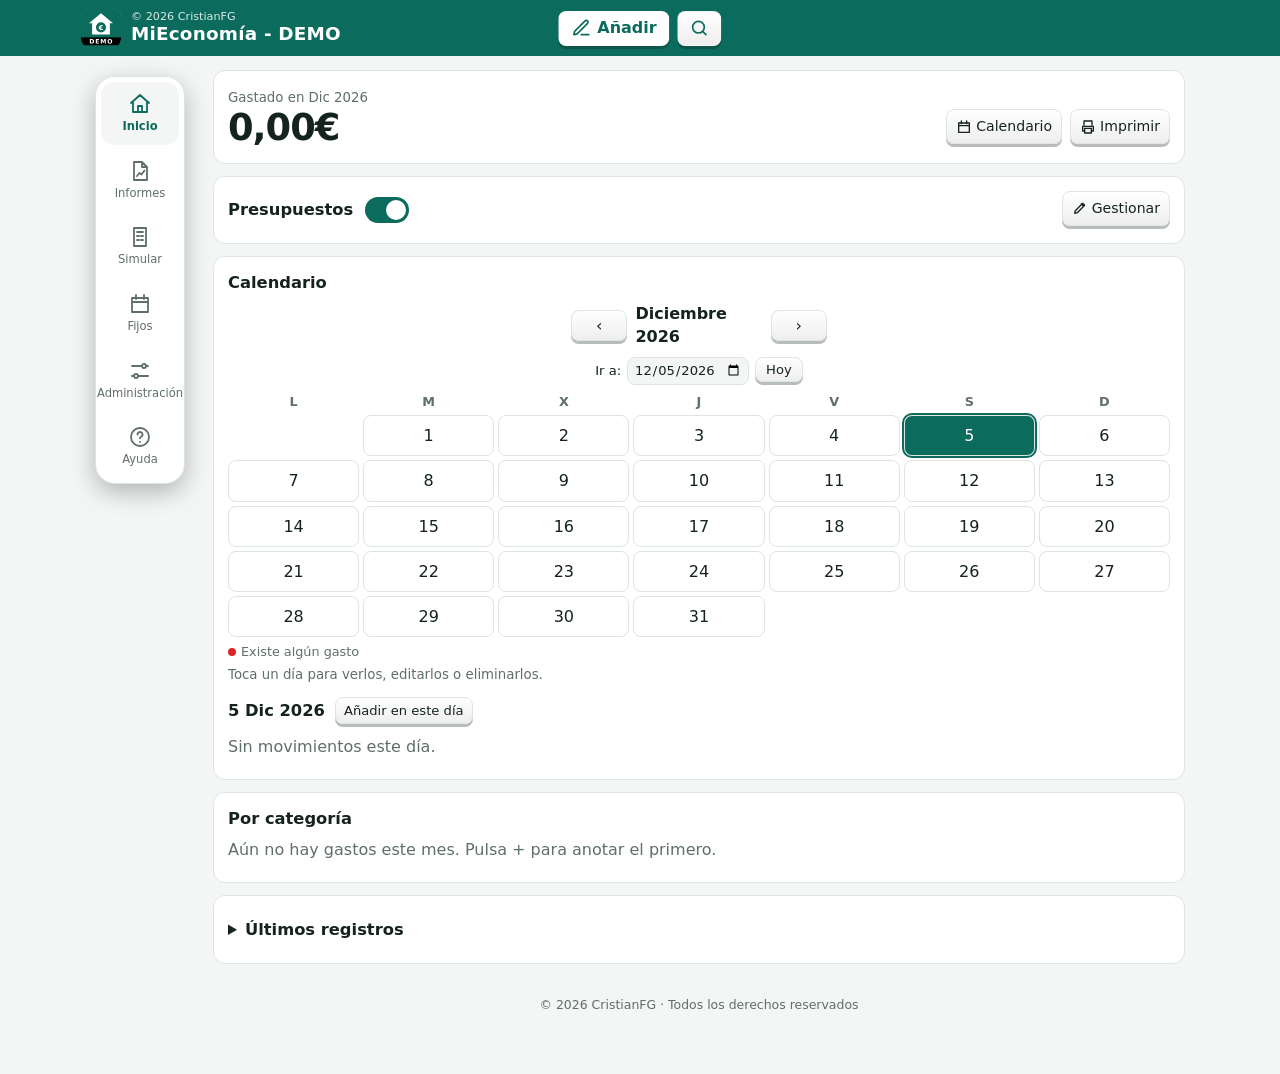
<file: docs/mieconomia_pwa/mieconomia_demo/MiEconomia_Demo.html>
<!DOCTYPE html> <html lang="es"> <head> <meta charset="utf-8"> <meta name="viewport" content="width=device-width,initial-scale=1,viewport-fit=cover"> <meta name="theme-color" content="#0b6b5d"> <meta name="apple-mobile-web-app-capable" content="yes"> <meta name="mobile-web-app-capable" content="yes"> <meta name="apple-mobile-web-app-title" content="MiEconomía DEMO"> <title>MiEconomia_Demo</title> <link rel="manifest" href="manifest.webmanifest"> <link rel="icon" href="icons/icon.svg" type="image/svg+xml"> <link rel="apple-touch-icon" sizes="180x180" href="icons/apple-touch-icon.png"> <link rel="stylesheet" href="css/styles.css"> </head> <body> <header><div class="brand"><div class="logo" id="logo"></div><div><div class="bs">© 2026 CristianFG</div><h1>MiEconomía</h1></div><div id="hact"><button id="add" onclick="alta()" aria-label="Añadir un movimiento"><svg viewBox="0 0 24 24" aria-hidden="true"><path d="M12 20h9M16.5 3.5a2.1 2.1 0 0 1 3 3L7 19l-4 1 1-4z"/></svg>Añadir</button><button id="bus" onclick="buscar()" aria-label="Buscar movimientos" title="Buscar movimientos"><svg viewBox="0 0 24 24" aria-hidden="true"><circle cx="11" cy="11" r="7"/><path d="M20 20l-4-4"/></svg></button></div></div></header> <div id="shell"><nav id="nav" aria-label="Principal"><button data-t="ini" onclick="go('ini')"><svg viewBox="0 0 24 24" aria-hidden="true"><path d="M3 11l9-8 9 8M5 9.5V20h14V9.5M10 20v-6h4v6"/></svg>Inicio</button><button data-t="inf" onclick="go('inf')"><svg viewBox="0 0 24 24" aria-hidden="true"><path d="M6 3h8l5 5v13H6zM14 3v5h5M9 17l2.5-3 2 1.5 3-4"/></svg>Informes</button><button data-t="sim" onclick="go('sim')"><svg viewBox="0 0 24 24" aria-hidden="true"><path d="M6 3h12v18H6zM9 7h6M9 11h2M13 11h2M9 15h2M13 15h2"/></svg>Simular</button><button data-t="fij" onclick="go('fij')"><svg viewBox="0 0 24 24" aria-hidden="true"><path d="M4 6h16v14H4zM4 10h16M8 3v4M16 3v4"/></svg>Fijos</button><button data-t="adm" onclick="go('adm')"><svg viewBox="0 0 24 24" aria-hidden="true"><path d="M4 7h10M18 7h2M4 17h2M10 17h10"/><circle cx="16" cy="7" r="2"/><circle cx="8" cy="17" r="2"/></svg>Administración</button><button data-t="ayu" onclick="go('ayu')"><svg viewBox="0 0 24 24" aria-hidden="true"><circle cx="12" cy="12" r="9"/><path d="M9.5 9.5a2.5 2.5 0 1 1 3.5 2.3c-.6.3-1 .8-1 1.5M12 17v.01"/></svg>Ayuda</button><button id="up" class="np" hidden onclick="window.scrollTo({top:0,behavior:'smooth'})" aria-label="Subir al principio de la página"><svg viewBox="0 0 24 24" width="20" height="20" fill="none" stroke="currentColor" stroke-width="2.5" stroke-linecap="round" stroke-linejoin="round" aria-hidden="true"><path d="M12 19V5M5 12l7-7 7 7"/></svg><span>UP</span></button></nav> <div id="col"><main id="v"></main> <footer><span class="c">© 2026 CristianFG · Todos los derechos reservados</span><span class="v" hidden>Versión 28 Nov 2026</span></footer></div></div> <div id="modal" hidden></div> <div id="toast" role="status" aria-live="polite"></div> <script src="js/config.js"></script> <script src="js/app.js"></script> </body> </html>
</file>
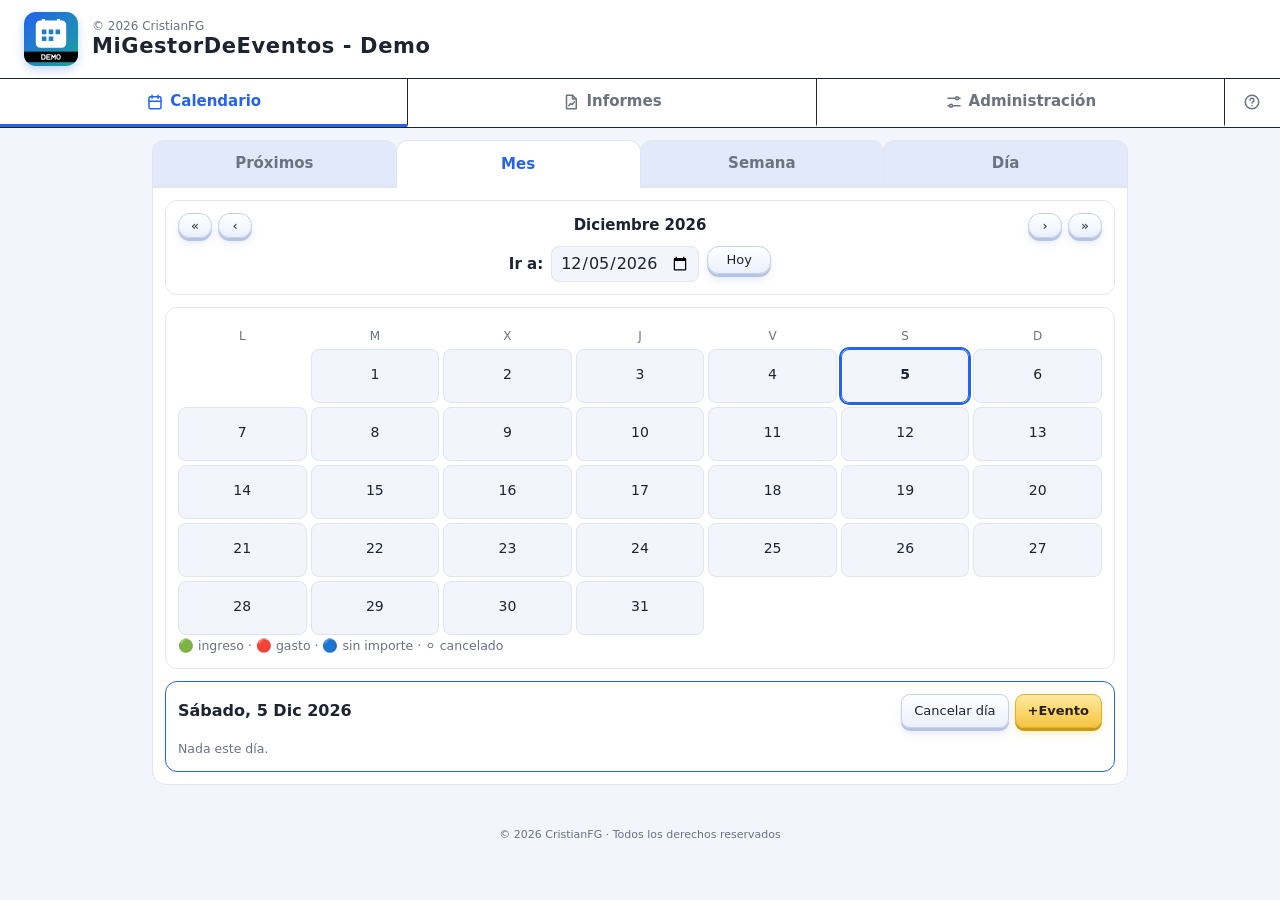
<file: docs/migestordeeventos_pwa/migestordeeventos_demo/MiGestorDeEventos_Demo.html>
<!DOCTYPE html> <html lang="es"> <head> <meta charset="utf-8"> <meta name="viewport" content="width=device-width,initial-scale=1,viewport-fit=cover"> <meta name="theme-color" content="#2563eb"><title>MiGestorDeEventos - Demo</title> <link rel="manifest" href="manifest.webmanifest"> <link rel="icon" href="icons/icon.svg" type="image/svg+xml"> <link rel="icon" href="icons/icon-192.png" type="image/png" sizes="192x192"> <link rel="apple-touch-icon" href="icons/apple-touch-icon.png"> <meta name="mobile-web-app-capable" content="yes"> <meta name="apple-mobile-web-app-capable" content="yes"> <meta name="apple-mobile-web-app-title" content="MiGestorDeEventos DEMO"> <link rel="stylesheet" href="css/styles.css"> </head> <body> <header> <div class="brand"> <div class="logo"><img src="icons/icon.svg" alt="" width="54" height="54"></div> <div><div class="bs">© 2026 CristianFG</div><h1>MiGestorDeEventos - Demo</h1></div> </div> <nav> <button data-t="cal" onclick="go('cal')"><svg viewBox="0 0 24 24" aria-hidden="true"><rect x="4" y="5" width="16" height="16" rx="2"/><path d="M16 3v4M8 3v4M4 11h16"/></svg>Calendario</button> <button data-t="inf" onclick="go('inf')"><svg viewBox="0 0 24 24" aria-hidden="true"><path d="M6 3h8l5 5v13H6z"/><path d="M14 3v5h5"/><path d="M9 17l2.5-3 2 1.5 3-4"/></svg>Informes</button> <button data-t="tar" onclick="go('tar')"><svg viewBox="0 0 24 24" aria-hidden="true"><path d="M4 7h10M18 7h2M4 17h2M10 17h10"/><circle cx="16" cy="7" r="2"/><circle cx="8" cy="17" r="2"/></svg>Administración</button> <button data-t="ayu" onclick="go('ayu')" title="Ayuda" aria-label="Ayuda"><svg viewBox="0 0 24 24" aria-hidden="true"><circle cx="12" cy="12" r="9"/><path d="M9.5 9.5a2.5 2.5 0 1 1 3.5 2.3c-.6.3-1 .8-1 1.5M12 17v.01"/></svg></button> </nav> </header> <div class="pbrand" aria-hidden="true"><b>MiGestorDeEventos</b><span>© 2026 CristianFG</span></div> <main id="v"></main> <footer><div class="in"><span class="c">© 2026 CristianFG · Todos los derechos reservados</span><span class="v" hidden>Versión 22 Nov 2026</span></div></footer> <div id="modal" hidden role="dialog" aria-modal="true"></div> <div id="toast" role="status" aria-live="polite"></div> <button type="button" id="scrollTop" class="scroll-top-btn" aria-label="Volver arriba" title="Volver arriba"><svg viewBox="0 0 24 24" aria-hidden="true" focusable="false"><path d="M12 20V5M5 12l7-7 7 7"/></svg><span aria-hidden="true">UP</span></button> <script src="js/config.js"></script> <script src="js/app.js"></script> </body> </html>
</file>
<file: docs/htmlappcleaner/css/app.css>
:root{color-scheme:light;--ink:#1d2b26;--muted:#65736d;--paper:#fcf5f9;--card:#fff;--line:#e2e8e3;--green:#a91d67;--green-dark:#7d124b;--red:#b33e38;--red-bg:#fff1ef;--shadow:0 12px 36px #18372a0d}*{box-sizing:border-box}body{margin:0;background:radial-gradient(ellipse at 10% 0,#f7e4ef 0,transparent 35rem),var(--paper);color:var(--ink);font-family:Inter,ui-sans-serif,system-ui,-apple-system,BlinkMacSystemFont,"Segoe UI",sans-serif;-webkit-font-smoothing:antialiased}button,input{font:inherit}button{cursor:pointer}.page{width:min(1160px,calc(100% - 36px));margin:auto;padding:22px 0 40px}.topbar{display:flex;justify-content:space-between;align-items:center;gap:16px;margin-bottom:28px}.brand{display:flex;align-items:center;gap:12px;font-weight:750;letter-spacing:-.03em}.brand-mark{display:grid;place-items:center;width:42px;height:42px;border-radius:13px;overflow:hidden}.brand-mark img{display:block;width:42px;height:42px}.top-actions{display:flex;gap:9px}.button{min-height:42px;padding:10px 14px;border:1px solid var(--line);border-radius:11px;background:#fff;color:var(--ink);font-weight:650;transition:background .15s,border .15s}.button:hover{background:#f5f8f5;border-color:#b7c8be}.button.primary{background:var(--green);border-color:var(--green);color:#fff}.button.primary:hover{background:var(--green-dark)}.button.danger{color:var(--red);border-color:#f0ceca;background:#fff}.button.danger:hover{background:var(--red-bg)}.button:focus-visible,input:focus-visible{outline:3px solid #d17aaa;outline-offset:2px}.hero{margin-bottom:22px}.eyebrow{margin:0 0 10px;color:var(--green);font-size:.75rem;font-weight:750;letter-spacing:.13em;text-transform:uppercase}h1{margin:0;font-size:clamp(2rem,5vw,3.2rem);line-height:1.04;letter-spacing:-.06em}.intro{max-width:none;width:100%;margin:13px 0 0;color:var(--muted);line-height:1.65}.notice{display:flex;gap:11px;align-items:flex-start;margin:20px 0;padding:14px 16px;border:1px solid #edd4e3;border-radius:13px;background:#fcf1f7;color:#654456;font-size:.88rem;line-height:1.5}.notice svg{width:19px;flex:none;color:var(--green);margin-top:1px}.notice strong{color:#4c283d}.stats{display:grid;grid-template-columns:repeat(3,1fr);gap:12px;margin:20px 0}.stat{padding:15px 17px;border:1px solid var(--line);border-radius:14px;background:#ffffffc9}.stat b{display:block;font-size:1.35rem;letter-spacing:-.04em}.stat span{color:var(--muted);font-size:.82rem}.layout{display:grid;grid-template-columns:310px minmax(0,1fr);gap:17px;align-items:start}.panel{background:var(--card);border:1px solid var(--line);border-radius:17px;box-shadow:var(--shadow);overflow:hidden}.panel-head{padding:17px 18px;border-bottom:1px solid var(--line)}.panel-head h2{margin:0;font-size:1rem;letter-spacing:-.02em}.panel-head p{margin:5px 0 0;color:var(--muted);font-size:.8rem}.filters{display:flex;gap:7px;padding:12px 14px 4px}.filter{padding:7px 10px;border:1px solid var(--line);border-radius:999px;background:#fff;color:var(--muted);font-size:.77rem;font-weight:650}.filter[aria-pressed=true]{background:#f6e7f0;border-color:#e5bbd2;color:var(--green-dark)}.search-wrap{padding:10px 14px}.search{width:100%;padding:10px 12px;border:1px solid var(--line);border-radius:10px;background:#fbfcfb}.key-list{max-height:550px;overflow:auto;padding:0 9px 10px}.key-item{display:flex;width:100%;align-items:center;gap:10px;padding:11px 10px;text-align:left;border:0;border-radius:10px;background:0 0;color:var(--ink)}.key-item:hover{background:#f4f7f4}.key-item[aria-current=true]{background:#f6e7f0}.key-icon{display:grid;place-items:center;flex:none;width:34px;height:34px;border-radius:10px;background:#f0f3f0;color:#52685c;font-size:.7rem;font-weight:800}.key-item[aria-current=true] .key-icon{background:#efc5de;color:var(--green-dark)}.key-text{min-width:0;flex:1}.key-name{display:block;overflow:hidden;text-overflow:ellipsis;white-space:nowrap;font-size:.87rem;font-weight:700}.key-meta{display:block;margin-top:3px;color:var(--muted);font-size:.73rem}.empty{padding:24px 14px;color:var(--muted);text-align:center;font-size:.86rem;line-height:1.5}.detail{min-height:420px}.detail-empty{display:grid;min-height:420px;place-items:center;padding:28px;text-align:center;color:var(--muted)}.detail-empty div{max-width:330px}.empty-icon{display:grid;place-items:center;width:56px;height:56px;margin:0 auto 14px;border-radius:17px;background:#eef4ef;color:var(--green);font-size:1.5rem}.detail-empty h2{margin:0 0 7px;color:var(--ink);font-size:1.1rem}.detail-empty p{margin:0;line-height:1.55}.detail-content{padding:20px}.detail-title-row{display:flex;align-items:flex-start;justify-content:space-between;gap:16px}.detail-title{min-width:0}.detail-title h2{margin:0;overflow-wrap:anywhere;font-size:1.25rem;letter-spacing:-.04em}.badge{display:inline-block;margin-top:7px;padding:4px 8px;border-radius:999px;background:#edf3ef;color:#426353;font-size:.7rem;font-weight:700}.detail-actions{display:flex;flex-wrap:wrap;justify-content:flex-end;gap:8px}.summary{margin:17px 0 13px;color:var(--muted);font-size:.85rem}.record-toolbar{display:flex;justify-content:space-between;align-items:center;gap:12px;margin:16px 0 9px}.record-toolbar h3{margin:0;font-size:.94rem}.record-toolbar span{color:var(--muted);font-size:.78rem}.records{display:grid;gap:9px}.record{border:1px solid var(--line);border-radius:12px;overflow:hidden}.record-head{display:flex;align-items:center;gap:9px;padding:10px 12px;background:#fbfcfb}.record-key{min-width:0;flex:1;overflow-wrap:anywhere;font-size:.79rem;font-weight:700}.record-size{flex:none;color:var(--muted);font-size:.72rem}.record-body{max-height:230px;overflow:auto;margin:0;padding:12px 14px;background:#fff;color:#43554b;font:12px/1.55 ui-monospace,SFMono-Regular,Consolas,monospace;white-space:pre-wrap;overflow-wrap:anywhere}.record-buttons{display:flex;gap:6px}.icon-button{display:inline-grid;place-items:center;min-width:34px;height:32px;padding:0 8px;border:1px solid var(--line);border-radius:8px;background:#fff;color:#506159;font-size:.75rem;font-weight:700}.icon-button:hover{background:#f2f6f2}.icon-button.remove{color:var(--red)}.record-list-note{margin:14px 0 0;color:var(--muted);font-size:.78rem;line-height:1.5}.status{position:fixed;right:18px;bottom:18px;z-index:5;max-width:min(420px,calc(100% - 36px));padding:12px 16px;border-radius:12px;background:#203c30;color:#fff;box-shadow:0 10px 30px #10201633;font-size:.87rem;opacity:0;transform:translateY(12px);pointer-events:none;transition:.2s}.status.show{opacity:1;transform:translateY(0)}.refresh{display:flex;align-items:center;gap:8px}.spinner{width:14px;height:14px;border:2px solid #dbe9df;border-top-color:var(--green);border-radius:50%;animation:spin .7s linear infinite}@keyframes spin{to{transform:rotate(360deg)}}.footnote{margin:16px 2px 0;color:#79867f;font-size:.76rem;line-height:1.55}@media(max-width:760px){.page{width:min(100% - 24px,600px);padding-top:14px}.topbar{align-items:flex-start;margin-bottom:22px}.brand{font-size:.93rem}.top-actions{gap:6px}.top-actions .button{padding:9px 11px;font-size:.8rem}.layout{grid-template-columns:1fr}.key-list{max-height:280px}.detail{min-height:280px}.detail-empty{min-height:280px}.stats{gap:8px}.stat{padding:12px}.stat b{font-size:1.15rem}.stat span{font-size:.75rem}.detail-title-row{display:block}.detail-actions{justify-content:flex-start;margin-top:13px}.record-head{flex-wrap:wrap}.record-buttons{margin-left:auto}}.help{margin:20px 0 0;padding:0 18px;border:1px solid var(--line);border-radius:15px;background:#fff;box-shadow:var(--shadow)}.help summary{padding:16px 0;cursor:pointer;font-weight:750}.help-content{padding:0 0 17px;color:var(--muted);font-size:.88rem;line-height:1.65}.help-content h3{margin:15px 0 5px;color:var(--ink);font-size:.95rem}.help-content ol,.help-content p{margin:5px 0}.help-content ol{padding-left:22px}.help-content strong{color:var(--ink)}.editor-dialog{width:min(620px,calc(100% - 28px));max-height:min(86dvh,760px);padding:20px;border:1px solid var(--line);border-radius:18px;background:#fff;color:var(--ink);box-shadow:0 24px 90px #17251f44}.editor-dialog::backdrop{background:#15221db3;backdrop-filter:blur(2px)}.editor-dialog form{display:grid;gap:12px}.editor-head{display:flex;align-items:center;justify-content:space-between;gap:12px}.editor-head h2{margin:0;font-size:1.15rem}.editor-error,.editor-help{margin:0;color:var(--muted);font-size:.83rem;line-height:1.5}.editor-error{color:var(--red);min-height:1.2em}.editor-dialog textarea{width:100%;min-height:260px;max-height:52dvh;resize:vertical;padding:13px;border:1px solid var(--line);border-radius:11px;background:#fbfcfb;color:var(--ink);font:13px/1.55 ui-monospace,SFMono-Regular,Consolas,monospace;tab-size:2}.editor-dialog textarea:focus-visible{outline:3px solid #d17aaa;outline-offset:2px}.editor-actions{display:flex;justify-content:flex-end;gap:8px}.editor-actions .button{min-width:120px}@media(max-width:390px){.topbar{flex-wrap:wrap}.top-actions{width:100%}.top-actions .button{flex:1}.stats{grid-template-columns:1fr 1fr}.stats .stat:last-child{grid-column:span 2}.record-size{display:none}}@media(prefers-reduced-motion:reduce){*,::after,::before{scroll-behavior:auto!important;animation-duration:NaNs!important;transition-duration:NaNs!important}}
</file>
<file: docs/micomunidad_pwa/micomunidad_demo/css/styles.css>
:root{--card:#fff;--t:#172033;--m:#667085;--l:#e5ded3;--p:#f4b66b;--pd:#9a5b13;--pt:#2b1a06;--pl:#fff3e0;--pb:#fbd9a8;--ps:#d4822a;--y:#15803d;--n:#b91c1c;--a:#a16207;--x:#64748b}*{box-sizing:border-box}body{margin:0;background:linear-gradient(#fbf5ec,#f8f5f0 260px) fixed;color:var(--t);font:16px system-ui,-apple-system,"Segoe UI",Roboto,sans-serif}header{position:sticky;top:env(safe-area-inset-top,0);z-index:20;background:var(--card);border-bottom:1px solid var(--t);padding:0}.brand{display:flex;align-items:center;gap:14px;padding:12px 24px}.logo{width:54px;height:54px;flex:none;filter:drop-shadow(0 4px 8px #d4822a40)}.logo svg{width:100%;height:100%}h1{margin:0;font-size:21px;letter-spacing:.6px}.brand h1{font-weight:700;line-height:1.2}header small{display:block;font-size:12px;line-height:1.2}.mu,small{color:var(--m)}nav{display:flex;border-top:1px solid var(--t)}nav button{flex:1;display:flex;align-items:center;justify-content:center;gap:6px;background:0 0;color:var(--m);border:0;border-bottom:3px solid transparent;border-radius:0;padding:12px 4px;box-shadow:none;transition:none;font:inherit;font-weight:700;cursor:pointer}nav button svg{width:18px;height:18px;flex:none;fill:none;stroke:currentColor;stroke-width:2;stroke-linecap:round;stroke-linejoin:round}nav button+button{border-left:1px solid var(--t)}nav button.on{color:var(--pd);border-bottom-color:var(--ps)}nav button:hover:not(.on){color:var(--t)}nav button:focus-visible{outline:3px solid #e8a04a;outline-offset:-3px}nav button:active:not(:disabled){transform:none;box-shadow:none}#nH{flex:none;width:56px;padding:12px 0}@media(max-width:640px){.brand{padding:10px 12px}.logo{width:44px;height:44px}nav button{flex-direction:column;gap:2px;padding:8px 2px;font-size:12px}#nH{width:48px;padding:8px 0}}main{max-width:1100px;margin:auto;padding:18px 14px 50px}#bk{max-width:1100px;margin:10px auto 0;padding:0 14px}.bk{background:#fef9c3;border:1px solid #fde68a;border-radius:12px;padding:8px 12px;display:flex;gap:10px;align-items:center;justify-content:space-between;flex-wrap:wrap;font-size:14px}.hero,.top{display:flex;justify-content:space-between;align-items:center;gap:12px;flex-wrap:wrap}.hero{margin-bottom:14px}h2{margin:0 0 4px}h3{margin:0}p{margin:6px 0}.card{background:#fff;border:1px solid var(--l);border-radius:18px;padding:16px;margin-bottom:14px;box-shadow:0 8px 24px #2b1a0614}.btn{border:1px solid var(--l);background:#fff;padding:12px 16px;border-radius:12px;font:inherit;font-weight:600;cursor:pointer;min-height:44px}.btn.p{background:var(--p);color:var(--pt);border-color:var(--ps)}.btn.d{color:var(--n);border-color:#fecaca}.acts{display:flex;gap:8px;flex-wrap:wrap;margin-top:12px}.pill{padding:5px 11px;border-radius:99px;font-size:12px;font-weight:700;background:#f3eee7;white-space:nowrap}.op,.yes{background:#dcfce7;color:var(--y)}.fi{background:#e7e1d8;color:var(--x)}.no{background:#fee2e2;color:var(--n)}.stats{display:grid;grid-template-columns:repeat(auto-fit,minmax(105px,1fr));gap:8px;margin-top:12px}.stat{background:#f8f5f0;border-radius:12px;padding:10px;text-align:center}.stat b{display:block;font-size:20px}.stat span{font-size:12px;color:var(--m)}.tabs{display:flex;gap:6px;margin:14px 0}.tabs button{flex:1;border:1px solid var(--l);background:#fff;border-radius:12px;padding:13px;font:inherit;font-weight:700;cursor:pointer;color:var(--m)}.tabs button.on{background:var(--pl);color:var(--pd);border-color:var(--pb)}.bar{display:flex;justify-content:space-between;gap:10px;flex-wrap:wrap;margin-bottom:14px}.tools{display:flex;gap:8px;margin:12px 0;flex-wrap:wrap}.tools input{flex:1 1 200px}input,select,textarea{font:inherit;padding:11px;border:1px solid var(--l);border-radius:10px;width:100%;background:#fff}.row{background:#fff;border:1px solid var(--l);border-radius:14px;padding:10px 12px;margin-bottom:8px;display:flex;gap:10px;align-items:center;flex-wrap:wrap}.who{flex:1 1 220px}.who small{display:block}.seg{display:flex;gap:6px;flex-wrap:wrap}.seg button{border:1px solid var(--l);background:#f8f5f0;border-radius:12px;padding:12px 14px;font:inherit;font-weight:700;cursor:pointer;min-height:48px;color:var(--m)}.seg button:disabled{cursor:default}.seg button.on{color:#fff;border-color:transparent}.on.P,.on.SI{background:var(--y)!important}.on.R{background:#6d28d9!important}.on.A,.on.AUSENTE{background:var(--x)!important}.on.NO{background:var(--n)!important}.on.ABSTENCION{background:var(--a)!important}.vb{display:grid;grid-template-columns:repeat(4,1fr);width:100%;max-width:440px}.vb button{min-height:38px;padding:7px 12px}.by{flex:1 1 100%}.sum{display:grid;grid-template-columns:1fr 1fr;gap:14px}.res{width:100%;border-collapse:collapse;font-size:15px}.res td,.res th{padding:7px 4px;border-bottom:1px solid var(--l);text-align:left}.big{font-size:18px;font-weight:800;text-align:center;padding:12px;border-radius:12px;margin-top:10px}dialog{border:0;border-radius:18px;padding:0;width:min(560px,94vw)}dialog::backdrop{background:#0f172a80}.mb{padding:16px;display:grid;gap:12px}.g2{display:grid;grid-template-columns:1fr 1fr;gap:10px}label{font-size:13px;font-weight:600;display:block;margin-bottom:4px}.hid{display:none}.mh{padding:14px 16px;border-bottom:1px solid var(--l)}.mf{padding:12px 16px;display:flex;gap:8px;justify-content:flex-end;border-top:1px solid var(--l)}.tw{overflow-x:auto}table.ad{border-collapse:collapse;width:100%;font-size:14px}.ad td,.ad th{padding:8px;border-bottom:1px solid var(--l);text-align:left;white-space:nowrap}#toast{position:fixed;left:50%;bottom:24px;transform:translateX(-50%);background:#172033;color:#fff;padding:12px 18px;border-radius:12px;opacity:0;pointer-events:none;transition:.2s;z-index:50}#toast.show{opacity:1}.s3{grid-template-columns:repeat(3,1fr);gap:6px}.s3 .stat{padding:6px 4px}.s3 .stat b{font-size:17px}.s3 .stat span{font-size:11px}.r4{flex-wrap:nowrap!important;gap:6px}.r4 .btn{flex:1;min-width:0;padding:10px 4px;font-size:15px}@media(max-width:700px){.m3{grid-template-columns:repeat(3,1fr);gap:6px}.m3 .stat{padding:6px 4px}.m3 .stat b{font-size:17px}.m3 .stat span{font-size:11px}.rs{grid-template-columns:1fr}.rs .col{grid-template-columns:repeat(3,1fr)}.sum{grid-template-columns:1fr}.vb{grid-template-columns:.8fr .8fr 1.6fr 1.2fr;gap:4px;max-width:none}.vb button{padding:6px 1px;font-size:11.5px;min-width:0}.row{padding:8px 10px;margin-bottom:6px}.hero .btn.p{width:100%}.seg{width:100%}.seg button{flex:1}}.pl{display:none}.vh{display:flex;justify-content:space-between;align-items:center;gap:12px}.chk{display:flex;gap:10px;align-items:center;font-size:15px;margin:0}.chk input{width:22px;height:22px;flex:none;padding:0}.rs{display:grid;grid-template-columns:200px 1fr;gap:14px;align-items:center;margin-top:10px}.rs .col{grid-template-columns:1fr;margin-top:0}.btn:disabled{opacity:.45;cursor:not-allowed}@page{size:A4;margin:8mm}@media print{body{background:#fff;font-size:12px}.noprint,.tabs,.tools,header{display:none!important}main{padding:0}.card{box-shadow:none;padding:8px 10px;margin-bottom:8px;break-inside:avoid}.rs{grid-template-columns:130px 1fr!important;gap:6px!important}.rs .col{grid-template-columns:1fr!important}.stat{padding:3px}.row{display:block!important;padding:5px 12mm;margin:0;border:0;border-bottom:1px solid #ddd;border-radius:0;break-inside:avoid}.row .by,.row .seg,.row .who{display:none!important}.pl{display:flex!important;justify-content:space-between;gap:12px}h2{font-size:17px}.pill{background:0 0!important;color:#000!important;font-weight:700;font-size:13px;padding:0}.ctr{position:relative}.ctr .pill{position:absolute;left:50%;transform:translateX(-50%)}.rv{border:1px solid var(--l);border-radius:14px;padding:8px 10px}.top .pill,.vh .pill{margin-right:10mm}.ctr .pill{margin-right:0}.rv{margin-top:12px}.rs{margin-top:2px!important;gap:8px}.big{margin-top:4px!important;padding:6px!important}.card p{margin:3px 0}.att .row{padding:9px 12mm}.rvt{display:block!important;font-weight:700;font-size:14px;margin:0 0 4px}#lix,.ix{display:none!important}.art{border:0;padding:4px 0}}@media(max-width:700px){.rs{grid-template-columns:1fr}.rs .col{grid-template-columns:repeat(3,1fr);width:100%;max-width:420px;margin:0 auto}}#up{position:fixed;right:14px;bottom:18px;width:52px;height:52px;border-radius:50%;border:0;background:var(--p);color:var(--pt);box-shadow:0 6px 18px #2b1a0640;display:none;flex-direction:column;align-items:center;justify-content:center;line-height:1;cursor:pointer;z-index:30}#up.show{display:flex}#up b{font-size:20px}#up span{font-size:10px;font-weight:700}#fb{display:none;position:absolute;left:0;right:0;top:100%;background:0 0;pointer-events:none}.fbi{pointer-events:auto}#fb.show{display:block}.fbi{width:calc(100% - 28px);max-width:1072px;margin:10px auto 0;padding:5px 10px;background:#fff;border:1px solid var(--l);border-radius:14px;box-shadow:0 0 0 6px #f8f5f0,0 8px 18px #2b1a0630;display:block;font-size:12px;line-height:1.5;cursor:pointer}.fbi>div{min-width:0}.fbi .pill{font-size:11px;padding:4px 8px}#rsum{scroll-margin-top:150px}.pt{background:#fef3c7;color:var(--a)}summary{cursor:pointer;font-size:16px}.idx{margin-top:10px;display:grid;gap:2px}.idx a{color:var(--t);text-decoration:none;padding:7px 8px;border-radius:8px;font-size:14px}.idx a:active,.idx a:hover{background:var(--pl)}.idx b{color:#5b21b6}.ixh{font-weight:700;margin-top:10px;color:var(--m);font-size:13px}.ixh.sub{margin-left:12px}.lsec{margin:22px 0 6px;font-size:18px;color:#5b21b6}.lsec.sub{font-size:16px;margin-left:8px}.art{background:#fff;border:1px solid var(--l);border-radius:14px;padding:12px 14px;margin-bottom:10px;scroll-margin-top:144px}#lix{scroll-margin-top:144px}.art h3{font-size:16px;line-height:1.4}.art p{margin:7px 0;line-height:1.55;font-size:15px}.art p.i{margin-left:18px}.ix{font-size:12px;font-weight:600;color:#5b21b6;text-decoration:none;white-space:nowrap;margin-left:6px}.art a{color:#5b21b6}mark{background:#fde68a;border-radius:3px}.fbr{display:flex;justify-content:space-between;align-items:center;gap:8px;margin-bottom:2px}.fbi .pill{font-size:10.5px;padding:2px 7px}.fbi .ls{display:none}@media(max-width:400px){.fbi .lf{display:none}.fbi .ls{display:inline}}.rvt{display:none}.chks{display:flex;flex-wrap:wrap;gap:10px 28px}.xs{padding:6px 10px;font-size:12px;min-height:34px}.b3d{box-shadow:0 2px 0 #b5701f,0 5px 10px #b5701f40;transition:transform .08s,box-shadow .08s}.b3d:active{transform:translateY(2px);box-shadow:0 0 0 #b5701f,0 1px 3px #b5701f40}.sv{background:#e7e1d8;color:#475569;font-weight:800}.vtop{flex-wrap:wrap}.vtop .pill{margin-left:auto}.vact{display:flex;flex-direction:column;align-items:flex-end;gap:8px}.vact .row2{display:flex;gap:8px}.b3.sm .btn{padding:5px 12px;font-size:12.5px;min-height:32px}.mv{margin-left:auto;display:flex;gap:6px}.mv .btn{padding:6px 10px;min-height:44px;min-width:42px}.b3 .btn{padding:9px 11px;font-size:13.5px;min-height:42px;background:linear-gradient(#fff,#f3eee7);border:1px solid #d9d1c5;box-shadow:0 2px 0 #d9d1c5,0 5px 10px #2b1a061f;transition:transform .08s,box-shadow .08s}.b3 .btn:active{transform:translateY(2px);box-shadow:0 0 0 #d9d1c5,0 1px 3px #2b1a0626}.b3 .btn.d{color:var(--n);background:linear-gradient(#fff,#fff1f1);border-color:#f3b7b7;box-shadow:0 2px 0 #f3b7b7,0 5px 10px #b91c1c1f}.b3 .btn.d:active{box-shadow:0 0 0 #f3b7b7,0 1px 3px #b91c1c33}.btn.a3{background:linear-gradient(#fff,#f3eee7);border:1px solid #d9d1c5;box-shadow:0 2px 0 #d9d1c5,0 5px 10px #2b1a061f;transition:transform .08s,box-shadow .08s}.btn.a3:active{transform:translateY(2px);box-shadow:0 0 0 #d9d1c5,0 1px 3px #2b1a0626}.btn.a3.d{color:var(--n);background:linear-gradient(#fff,#fff1f1);border-color:#f3b7b7;box-shadow:0 2px 0 #f3b7b7,0 5px 10px #b91c1c1f}.btn.a3.d:active{box-shadow:0 0 0 #f3b7b7,0 1px 3px #b91c1c33}.btn.a3.p{color:var(--pt);background:linear-gradient(#f9cf9b,#f4b66b);border-color:#d4822a;box-shadow:0 2px 0 #b5701f,0 5px 10px #b5701f40}.btn.a3.p:active{box-shadow:0 0 0 #b5701f,0 1px 3px #b5701f40}.btn.a3:disabled:active{transform:none}.tabs{display:flex;gap:0;margin:14px 0 0}.tabs button{position:relative;flex:1;border:1px solid var(--l);border-radius:12px 12px 0 0;background:#efe9e0;color:var(--m);padding:12px 8px;margin-bottom:0;font:inherit;font-weight:700;cursor:pointer}.tabs button+button{margin-left:-1px}.tabs button:hover{color:var(--pd);background:var(--pl)}.tabs button.on{background:#fff;color:var(--pd);border-color:var(--l) var(--l) #fff;margin-bottom:-1px;z-index:2}.tpanel{position:relative;z-index:1;background:#fff;border:1px solid var(--l);border-radius:0 0 14px 14px;padding:12px;margin-bottom:14px}@media print{.tpanel{border:0;padding:0;margin:0}}.stats.sm4{grid-template-columns:repeat(4,1fr);gap:6px;margin-top:8px}.sm4 .stat{padding:4px 2px}.sm4 .stat b{font-size:16px;line-height:1.15}.sm4 .stat span{font-size:11px;line-height:1.1}.sm4 .w3{grid-column:span 3}.sm4+.acts{margin-top:8px}.hch div{text-align:left!important}.undo{display:flex;align-items:center;justify-content:space-between;gap:8px;margin:0 0 10px;padding:8px 10px;border-radius:10px;background:#fef3c7;border:1px solid #fcd34d}.undo span{font-size:13px;color:var(--a)}.orow{display:flex;justify-content:space-between;align-items:center;gap:8px;padding:7px 0;border-bottom:1px solid var(--l)}.orow .ck{display:flex;align-items:center;gap:6px;font-size:13px;white-space:nowrap}.onlyp{display:none}@media print{.onlyp{display:block}}button:focus-visible,input:focus-visible,select:focus-visible,textarea:focus-visible{outline:3px solid #e8a04a;outline-offset:2px}@media(prefers-reduced-motion:reduce){*{transition:none!important;animation:none!important;scroll-behavior:auto!important}}.doc h3{margin:20px 0 6px}.doc h4{margin:14px 0 4px}.doc li,.doc p{font-size:14.5px;line-height:1.55}.doc ol,.doc ul{margin:4px 0 8px;padding-left:20px}.doc table{border-collapse:collapse;width:100%;font-size:13.5px;margin:8px 0}.doc td,.doc th{border:1px solid var(--l);padding:6px 8px;text-align:left;vertical-align:top}.doc th{background:#f8f5f0}.doc .nota{background:#fef3c7;border:1px solid #fcd34d;border-radius:10px;padding:8px 10px;margin:10px 0}@media print{.doc h3{break-after:avoid}.doc .nota,.doc table{break-inside:avoid}.doc li,.doc p{font-size:11.5px}}.ic{display:inline-flex;align-items:center;justify-content:center;gap:6px}.ctr3{justify-content:center}.sl{margin-top:8px}.sl .stat{padding:3px 2px}.sl .stat b{font-size:16px;line-height:1.15}.sl .stat span{line-height:1.1}.sl+.acts{margin-top:8px}.b3.r4 .btn{padding:9px 4px}.fill .btn{flex:1 1 0;max-width:240px;font-size:12.5px;padding:10px 6px}.nw{flex-wrap:nowrap!important}.nw .acts{flex-wrap:nowrap}.tools.nw input{flex:1 1 0;min-width:0}footer{max-width:1100px;margin:0 auto;padding:0 14px 28px;text-align:center;font-size:11px;color:#98a2b3;display:grid;grid-template-columns:1fr auto 1fr;column-gap:8px;align-items:baseline}.fc{grid-column:2}.fv{grid-column:3;text-align:right;white-space:nowrap}.fv:empty{display:none}@media(max-width:700px){footer{grid-template-columns:1fr}.fc,.fv{grid-column:1}.fv{margin-top:2px}}footer a{color:inherit}.nw1{flex-wrap:nowrap;justify-content:space-between}.nw1 .btn{flex:none;white-space:nowrap}.nw1 .bk2{flex:0 1 auto;min-width:0;white-space:normal;text-align:left;line-height:1.2}.bd{font-size:11px;font-weight:500;color:var(--m);white-space:nowrap}@media(max-width:400px){.nw1{gap:8px}.nw1 .btn{padding-left:10px;padding-right:10px;font-size:15px}}@media(max-width:380px){.nw1 .btn{font-size:14px;padding-left:8px;padding-right:8px}.bd{font-size:10.5px}}.logo{cursor:pointer}.cw{text-align:center;margin:2px 0 14px}.cw .btn{min-width:240px}.kv{display:grid;grid-template-columns:repeat(auto-fit,minmax(170px,1fr));gap:12px 16px;margin-top:14px}.kv small{display:block}.kv b{font-weight:600;word-break:break-word}.kv .w{grid-column:1/-1}.kv .nt{white-space:pre-wrap;font-weight:400}.ar{display:flex;gap:10px;align-items:center;flex-wrap:wrap}.mp{display:inline-flex;align-items:center;gap:6px}.mp svg{width:17px;height:17px;fill:none;stroke:currentColor;stroke-width:1.9;stroke-linecap:round;stroke-linejoin:round}.err{color:var(--n);font-size:14px;font-weight:600;margin:0}.warn{background:#fef2f2;border:1px solid #fecaca;color:var(--n);border-radius:12px;padding:12px;font-weight:600;line-height:1.5}#swl{max-height:48vh;overflow:auto;display:grid;gap:6px}.ci{border:1px solid var(--l);border-radius:12px;padding:9px 12px;cursor:pointer;background:#fff}.ci small{display:block;font-size:11.5px;margin-top:2px}.ci.sel{border-color:var(--ps);background:var(--pl);box-shadow:0 0 0 2px #f4b66b80}.ci .pill{font-size:10.5px;padding:2px 7px;margin-left:6px;background:#dcfce7;color:var(--y)}.hsum{background:linear-gradient(135deg,#fff3e0,#fffaf3);border-color:#fbd9a8}.hsum h3{margin-bottom:6px}.doc .hsum h3{margin-top:0}.hch{display:grid;grid-template-columns:repeat(3,1fr);gap:8px;margin-top:12px}.hch div{background:#fff;border:1px solid var(--l);border-radius:12px;padding:9px 6px;text-align:center;font-size:14px;font-weight:700}.hch span{display:block;font-size:12px;font-weight:400;color:var(--m)}.hg{display:grid;grid-template-columns:1fr 1fr;gap:10px}.hs{display:flex;gap:10px;background:#fff;border:1px solid var(--l);border-radius:14px;padding:11px 12px;break-inside:avoid}.hs i{flex:none;width:28px;height:28px;border-radius:50%;background:var(--p);color:var(--pt);font:700 14px/28px system-ui;text-align:center;font-style:normal;-webkit-print-color-adjust:exact;print-color-adjust:exact}.hs>div>b{display:block;margin-bottom:2px}.hs .hp,.hs p{margin:0;font-size:14px;line-height:1.45}.hs ul{margin:4px 0;padding-left:18px}.hs li{margin:2px 0}.hs ul ul{margin:2px 0}.hs.w{grid-column:1/-1;background:#fefce8;border-color:#fde68a}.hs.w i{background:#ca8a04}@media(max-width:700px){.hg{grid-template-columns:1fr}.hch div{font-size:13px}}@media print{.hsum{background:#fff}.hg{gap:6px}.hs{padding:6px 8px}.hs .hp,.hs p{font-size:11.5px}.hs.w{background:#fff}.hch div{padding:5px}}:root{accent-color:var(--p)}.cck{border:1px solid var(--l);border-radius:12px;padding:10px 12px;margin:10px 0}.cck.bad{background:#fef2f2;border-color:#fecaca;color:var(--n)}.cck div{display:flex;flex-wrap:wrap;gap:4px 16px;margin-top:6px;font-size:14px}.cck .cbad{color:var(--n);font-weight:800}@media screen and (prefers-color-scheme:dark){:root{color-scheme:dark;--card:#182131;--t:#e6ebf5;--m:#9aa6bd;--l:#2f3b52;--p:#f4b66b;--pd:#f4b66b;--pt:#2b1a06;--pl:#3a2a14;--pb:#6b4a1f;--ps:#e8a04a;--y:#4ade80;--n:#f87171;--a:#fbbf24;--x:#94a3b8}body{background:linear-gradient(#0e1523,#0b111c 260px) fixed}.btn,.card,.ci,.fbi,.hch div,.hs,.row,.tpanel,dialog,input,select,textarea{background:#182131;color:var(--t)}.fi,.pill,.seg button,.stat,.sv,.tabs button{background:#222d42}.tabs button.on{background:#3a2a14;color:#f4b66b}.op,.yes{background:#123524}.no{background:#3b1a1a}.bk,.pt,.undo{background:#3a3213;border-color:#6b5a1a}.btn.d,.cck.bad,.warn{background:#3b1a1a;border-color:#7f1d1d}.on.P,.on.SI{background:#15803d!important}.on.R{background:#7c3aed!important}.on.A,.on.AUSENTE{background:#64748b!important}.on.NO{background:#b91c1c!important}.on.ABSTENCION{background:#a16207!important}.btn.a3.p,.btn.p{background:#f4b66b;color:#2b1a06;border-color:#d4822a}.b3 .btn,.btn.a3{background:linear-gradient(#26324b,#1d273b);border-color:#3a4863;box-shadow:0 2px 0 #0b111c,0 5px 10px #00000055;color:var(--t)}.b3 .btn.d,.btn.a3.d{background:linear-gradient(#3b1f24,#2f181c);border-color:#6b2a2a;color:var(--n)}.ci.sel{background:#3a2a14}.hsum{background:linear-gradient(135deg,#2b2113,#1d2a26);border-color:#6b4a1f}.idx a:active,.idx a:hover{background:#222d42}.idx b{color:#c4b5fd}.doc .nota,.doc td,.doc th{background:0 0;border-color:var(--l)}#toast{background:#e6ebf5;color:#0f172a}dialog::backdrop{background:#000000b0}button:focus-visible,input:focus-visible,select:focus-visible,textarea:focus-visible{outline-color:#f4b66b}}
</file>
<file: docs/mieconomia_pwa/mieconomia_demo/css/styles.css>
/*! MiEconomía · © 2026 CristianFG · Todos los derechos reservados */:root{--bg:#f3f6f4;--card:#fff;--tx:#15231f;--mut:#5f6f69;--bd:#dde5e1;--ac:#0b6b5d;--btx:#fff;--es:#0b6b5d;--fl:#b7791f;--pr:#b4455a;--ko:#b91c1c;color-scheme:light dark}@media(prefers-color-scheme:dark){:root:not([data-theme=light]){--bg:#0e1513;--card:#17211e;--tx:#e5eeea;--mut:#92a39c;--bd:#27342f;--ac:#3fc1ab;--btx:#06130f;--es:#3fc1ab;--fl:#e0a84a;--pr:#e8788c;--ko:#f87171}}*{box-sizing:border-box}body{margin:0;background:var(--bg);color:var(--tx);font:16px/1.45 system-ui,-apple-system,"Segoe UI",Roboto,sans-serif;padding-bottom:calc(110px + env(safe-area-inset-bottom))}header{position:sticky;top:0;z-index:5;background:var(--ac);color:var(--btx);padding:calc(8px + env(safe-area-inset-top)) 14px 8px}.brand{display:flex;align-items:center;gap:10px;max-width:1000px;margin:0 auto}.logo{width:40px;height:40px;border-radius:9px;background:#ffffff2e;display:grid;place-items:center;flex:none;overflow:hidden}.logo svg{width:40px;height:40px;display:block}.bs{font-size:.7rem;opacity:.85;line-height:1}header h1{margin:2px 0 0;font-size:1.15rem;line-height:1.1;letter-spacing:.2px}nav{position:fixed;z-index:7;left:12px;right:12px;bottom:calc(10px + env(safe-area-inset-bottom));display:flex;gap:2px;padding:5px;background:var(--card);border:1px solid var(--bd);border-radius:20px;box-shadow:0 8px 24px #0004}nav button{flex:1;display:flex;flex-direction:column;align-items:center;gap:2px;padding:7px 2px;border:0;border-radius:14px;background:0 0;color:var(--mut);font-size:.72rem}nav button svg{width:24px;height:24px;fill:none;stroke:currentColor;stroke-width:1.8;stroke-linecap:round;stroke-linejoin:round}nav button.on{background:var(--bg);color:var(--ac);font-weight:700}main{max-width:1000px;margin:0 auto;padding:14px}footer{max-width:1000px;margin:0 auto;padding:6px 14px 20px;color:var(--mut);font-size:.78rem;display:flex;justify-content:space-between;gap:10px;flex-wrap:wrap}@media(min-width:820px){#shell{display:flex;align-items:flex-start;gap:14px;max-width:1118px;margin:0 auto;padding-left:14px}nav{position:sticky;left:auto;right:auto;bottom:auto;top:76px;margin-top:14px;flex:none;width:90px;flex-direction:column;gap:4px}nav button{padding:10px 2px}#col{flex:1;min-width:0}#toast{bottom:24px!important}body{padding-bottom:40px}}.card{background:var(--card);border:1px solid var(--bd);border-radius:12px;padding:14px;margin:0 0 12px}.card.que{border-color:var(--ac)}h3{margin:0 0 8px;font-size:1.02rem}h2{margin:0 0 10px;font-size:1.2rem}p{margin:.4em 0}.mut,small{color:var(--mut)}.tot{font-size:2.3rem;font-weight:700;letter-spacing:-1px;font-variant-numeric:tabular-nums;line-height:1.1}.num{font-variant-numeric:tabular-nums;white-space:nowrap}button{font:inherit;border:1px solid var(--bd);background:var(--card);color:var(--tx);border-radius:8px;padding:8px 12px;cursor:pointer}button.pri{background:linear-gradient(180deg,color-mix(in srgb,var(--ac) 78%,#fff),var(--ac));color:var(--btx);border-color:var(--ac);font-weight:600}button.gh{color:var(--mut)}button.sm{padding:3px 8px;font-size:.82rem}button.dng{background:linear-gradient(180deg,color-mix(in srgb,var(--ko) 6%,var(--card)),color-mix(in srgb,var(--ko) 24%,var(--card)));color:var(--ko);border-color:var(--ko);font-weight:600}:focus-visible{outline:3px solid var(--fl);outline-offset:2px}input,select{font:inherit;color:var(--tx);background:var(--bg);border:1px solid var(--bd);border-radius:8px;padding:8px;width:100%}label{display:block;margin:8px 0 2px;font-size:.9rem;color:var(--mut)}.bar{display:flex;align-items:center;gap:8px;margin:7px 0;font-size:.92rem}.bar b{flex:0 0 110px;font-weight:500;overflow:hidden;text-overflow:ellipsis;white-space:nowrap}.bar i{flex:1;height:10px;background:var(--bg);border-radius:6px;overflow:hidden}.bar i s{display:block;height:100%;border-radius:6px}.Esencial{background:var(--es)}.Flexible{background:var(--fl)}.Prescindible{background:var(--pr)}.row{display:flex;align-items:center;gap:8px;padding:8px 0;border-top:1px solid var(--bd)}.row:first-of-type{border-top:0}.row .g{flex:1;min-width:0}.row .g div{overflow:hidden;text-overflow:ellipsis;white-space:nowrap}.sw{display:flex;align-items:center;gap:10px;color:var(--tx);font-size:1rem;margin:10px 0;cursor:pointer}.sw input{position:absolute;opacity:0;width:1px}.sw i{flex:0 0 44px;height:26px;border-radius:13px;background:var(--bd);position:relative;transition:background .15s}.sw i:after{content:"";position:absolute;top:3px;left:3px;width:20px;height:20px;border-radius:50%;background:#fff;transition:left .15s}.sw input:checked+i{background:var(--ac)}.sw input:checked+i:after{left:21px}.sw input:focus-visible+i{outline:3px solid var(--fl)}#modal{position:fixed;inset:0;background:#0008;z-index:20;display:flex;align-items:flex-start;justify-content:center;padding:calc(12px + env(safe-area-inset-top)) 12px 12px}#modal[hidden]{display:none}.sheet{background:var(--card);width:100%;max-width:560px;max-height:calc(100dvh - 24px - env(safe-area-inset-top));overflow:auto;border-radius:16px;padding:16px}#chips,.chips{display:flex;flex-wrap:wrap;gap:6px;margin:10px 0}.chip{border-radius:20px;padding:7px 13px}.chip.on{background:var(--ac);color:var(--btx);border-color:var(--ac)}.seg{width:50%;min-width:210px;margin:0 auto 10px;position:relative;display:flex;border:1px solid var(--bd);border-radius:10px;overflow:hidden;background:var(--bg);padding:2px}.seg .th{position:absolute;top:2px;bottom:2px;left:2px;width:calc(50% - 2px);border-radius:8px;background:var(--ac);box-shadow:0 1px 3px #0003;transition:transform .25s cubic-bezier(.4,0,.2,1)}.seg[data-v=I] .th,.seg[data-v=avanzado] .th{transform:translateX(100%)}.seg input:focus-visible+span{outline:3px solid var(--fl);border-radius:8px}.seg label{position:relative;z-index:1;flex:1;margin:0;text-align:center}.seg input{position:absolute;opacity:0}.seg span{display:block;padding:8px;color:var(--tx);transition:color .25s}.seg input:checked+span{color:var(--btx);font-weight:700}details{margin:8px 0}summary{cursor:pointer;padding:6px 0;font-weight:600}.acts{display:flex;gap:8px;flex-wrap:wrap;margin-top:12px}.er{color:var(--ko);min-height:1.2em;margin:6px 0 0}#toast{position:fixed;left:50%;transform:translateX(-50%);bottom:calc(90px + env(safe-area-inset-bottom));background:var(--tx);color:var(--bg);border-radius:10px;padding:0 14px;z-index:30;font-size:.92rem}#toast:not(:empty){padding:9px 14px}#toast button{margin:0;padding:2px 10px}#toast{text-align:center}#toast:not(:empty){padding:8px 14px}#toast:empty{display:none}.lg{display:flex;gap:12px;font-size:.8rem;color:var(--mut);margin-top:6px}.lg span:before{content:"";display:inline-block;width:10px;height:10px;border-radius:3px;margin-right:4px;background:currentColor}.lg .Esencial:before{background:var(--es)}.lg .Flexible:before{background:var(--fl)}.lg .Prescindible:before{background:var(--pr)}.lg span{background:0 0}.lgd{display:flex;gap:14px;flex-wrap:wrap;font-size:.8rem;color:var(--mut);margin-top:6px}.lgd span{display:inline-flex;align-items:center;gap:5px}.lgd s{width:8px;height:8px;border-radius:50%;display:inline-block;text-decoration:none}.lgd s.g{background:#dc2626}.lgd s.i{background:var(--tx)}.kp{display:grid;grid-template-columns:repeat(auto-fit,minmax(130px,1fr));gap:10px}.kp small{display:block}.kp b{font-size:1.15rem}.dn{display:flex;gap:16px;align-items:center;flex-wrap:wrap}.dn ul{flex:1;min-width:210px;list-style:none;padding:0;margin:0}.dn li{display:flex;gap:8px;align-items:center;padding:3px 0}.dn li i{flex:0 0 10px;height:10px;border-radius:3px}button:not(nav button):not(.chip):not(.cg button){box-shadow:0 3px 0 color-mix(in srgb,var(--tx) 30%,transparent);position:relative;top:0;transition:top .06s,box-shadow .06s}button:not(nav button):not(.chip):not(.cg button):active{top:2px;box-shadow:0 1px 0 color-mix(in srgb,var(--tx) 30%,transparent)}#add{margin:0;display:flex;align-items:center;gap:6px;background:var(--card);color:var(--ac);font-weight:700;border-color:transparent}#add svg{width:20px;height:20px;fill:none;stroke:currentColor;stroke-width:2;stroke-linecap:round;stroke-linejoin:round}@media(min-width:820px){.brand{max-width:1118px}}footer{justify-content:center;text-align:center}.row{flex-wrap:wrap}.row .g{min-width:150px}.er{min-height:0;margin:4px 0 0}.er:empty{display:none}.sheet .acts{margin-top:8px;align-items:flex-start}button.sm .bi{margin:0}.bt{display:flex;gap:6px;align-items:center}.row.rg{display:grid;grid-template-columns:minmax(0,1fr) auto;column-gap:10px;row-gap:3px;align-items:center}.rg .bt,.rg .num{justify-self:end}.rg .g1,.rg .g2{min-width:0;overflow-wrap:anywhere}#upm{position:sticky;bottom:10px;margin:8px 0 0 auto;width:46px;height:46px;border-radius:50%;padding:0;background:var(--ac);color:var(--btx);border-color:var(--ac);display:flex;flex-direction:column;align-items:center;justify-content:center;font-size:.64rem;font-weight:700;line-height:1;box-shadow:0 4px 12px #0006}#upm[hidden]{display:none}.hdm{display:flex;justify-content:space-between;align-items:center;gap:8px}.pb{margin:10px 0}.pbt{display:flex;justify-content:space-between;gap:8px;flex-wrap:wrap}.pbb{display:block;height:10px;background:var(--bg);border-radius:5px;overflow:hidden;margin:4px 0 2px}.pbb s{display:block;height:100%;text-decoration:none}@media(max-width:600px){.row .bt{flex-basis:100%;justify-content:flex-end}}.sheet details{margin:4px 0}.cg{display:grid;grid-template-columns:repeat(7,1fr);gap:4px}.cg button{padding:8px 0;position:relative}.cg button.on{background:var(--ac);color:var(--btx)}.cg button.hoy{outline:2px solid var(--ac)}.cg .dts{position:absolute;bottom:3px;left:0;right:0;display:flex;justify-content:center;gap:3px}.cg s{width:5px;height:5px;border-radius:50%;text-decoration:none}.cg s.g{background:#dc2626}.cg s.i{background:var(--tx)}.cg .on s.i{background:var(--btx)}.cd0{text-align:center;font-size:.8rem;color:var(--mut)}.sl{margin:12px 0}.sl input[type=range]{-webkit-appearance:none;appearance:none;width:100%;height:10px;padding:0;min-height:0;border:0;border-radius:5px;margin:8px 0;background:linear-gradient(90deg,color-mix(in srgb,var(--ac) 50%,#000) var(--q,0),var(--ac) var(--q,0),var(--ac) var(--v,0),var(--bd) var(--v,0))}.sl input[type=range]::-webkit-slider-thumb{-webkit-appearance:none;width:22px;height:22px;border-radius:50%;background:var(--ac);border:3px solid #fff;box-shadow:0 1px 4px #0007}.sl input[type=range]::-moz-range-thumb{width:16px;height:16px;border-radius:50%;background:var(--ac);border:3px solid #fff;box-shadow:0 1px 4px #0007}.sl input:disabled{opacity:.6}button:not(nav button):not(.chip):not(.cg button):not(.htab):not(.sm):not(.ib){height:35px;padding:0 12px;margin-bottom:3px;line-height:1.2;box-sizing:border-box;display:inline-flex;align-items:center;justify-content:center;white-space:nowrap}button:not(nav button):not(.chip):not(.cg button):not(.htab):not(.pri):not(.dng):not(#add):not(#up):not(#upm){background:linear-gradient(180deg,color-mix(in srgb,var(--card) 90%,#fff),color-mix(in srgb,var(--card) 86%,#888))}.ib{font-size:.88rem}button.ib{height:35px;padding:0 9px;margin-bottom:3px;line-height:1.2;box-sizing:border-box;display:inline-flex;align-items:center;justify-content:center;white-space:nowrap}.ib .bi{margin-right:4px}input:not([type=checkbox]):not([type=radio]):not([type=range]),select{height:38px}.rg .bt button.sm{padding:2px 6px}.rg .bt .bi{width:14px;height:14px}.bi{width:16px;height:16px;fill:none;stroke:currentColor;stroke-width:2;stroke-linecap:round;stroke-linejoin:round;vertical-align:-3px;margin-right:5px}.htabs{display:grid;grid-template-columns:1fr 1fr;gap:2px;margin-bottom:14px}.htab{border:0;border-radius:12px 12px 0 0;padding:12px!important;margin:0!important;box-shadow:none!important;top:0!important;font-weight:700;background:color-mix(in srgb,var(--ac) 14%,var(--bg));color:var(--mut)}.htab:not(.on){border-bottom:3px solid transparent}.htab.on{background:var(--card);color:var(--ac);border-bottom:3px solid var(--ac)}button:disabled{opacity:.45;pointer-events:none}#calcard{scroll-margin-top:76px}.mech{position:relative;display:flex;align-items:center;gap:8px;margin:8px 0;cursor:pointer}.mech small{font-size:.68rem;text-transform:uppercase;width:22px}.mech small:first-child{text-align:right}.mech input{position:absolute;opacity:0;width:1px;height:1px}.mech i{position:relative;flex:0 0 46px;height:24px;border-radius:12px;background:linear-gradient(180deg,color-mix(in srgb,var(--tx) 24%,var(--card)),color-mix(in srgb,var(--tx) 8%,var(--card)));box-shadow:inset 0 2px 4px #0005,0 1px 0 #fff6}.mech i:after{content:"";position:absolute;top:2px;left:2px;width:20px;height:20px;border-radius:50%;background:linear-gradient(180deg,#fff,#c4cbc8);box-shadow:0 2px 3px #0006;transition:transform .2s}.mech input:checked+i{background:linear-gradient(180deg,color-mix(in srgb,var(--ac) 70%,#000),var(--ac))}.mech input:checked+i:after{transform:translateX(22px)}.mech input:focus-visible+i{outline:3px solid var(--fl)}.mt{font-size:.8rem;background:0 0!important}.mt.Esencial{color:var(--es)}.mt.Flexible{color:var(--fl)}.mt.Prescindible{color:var(--pr)}.sub{border:1px solid var(--bd);border-radius:12px;padding:10px 12px;margin-top:22px;background:var(--bg)}.sub h4{margin:0 0 4px;font-size:.95rem}.cm{display:contents}.cmg{display:grid;grid-template-columns:minmax(0,max-content) minmax(60px,1fr) auto;column-gap:10px;row-gap:8px;align-items:center;font-size:.92rem}.cmg .num{text-align:right}.dn ul.al{display:grid;grid-template-columns:10px auto auto auto;column-gap:10px;row-gap:4px;justify-content:start;align-items:center}.dn ul.al li{display:contents}.dn ul.al i{display:block;width:10px;height:10px;border-radius:3px}.dn ul.al .num,.dn ul.al small{text-align:right}.chips.et{gap:6px}.cg button:disabled{opacity:.35;cursor:not-allowed}.etl{max-height:150px;overflow:auto;border:1px solid color-mix(in srgb,var(--tx) 25%,transparent);border-radius:8px;background:var(--card);margin-top:4px}.etl[hidden]{display:none}.eto{padding:8px 10px;cursor:pointer}.eto:hover{background:color-mix(in srgb,var(--ac) 15%,var(--card))}.ct{width:100%;border-collapse:collapse;font-size:.85rem}.ct td,.ct th{padding:6px 4px;text-align:right;border-bottom:1px solid var(--bd)}.ct td:first-child,.ct th:first-child{text-align:left}.ct .w{font-weight:700;color:var(--ac)}.ct tr.tt td{font-weight:600}.dl{font-size:.74rem;font-weight:600;margin-left:6px;white-space:nowrap}.dl.up{color:var(--ko)}.dl.dn2{color:var(--ac)}.frq{display:flex;flex-wrap:wrap;gap:6px;margin:4px 0 8px}.iv{display:block;min-height:1em;font-size:.8rem}#hact{display:flex;align-items:center;gap:8px;margin-left:auto}@media(max-width:380px){#hact{gap:6px}#add{padding:0 9px;font-size:.88rem;gap:4px}#bus{padding:0 9px}}#bus{margin:0;padding:0 11px;display:flex;align-items:center;justify-content:center;background:var(--card);color:var(--ac);border-color:transparent}#bus svg{width:20px;height:20px;fill:none;stroke:currentColor;stroke-width:2;stroke-linecap:round;stroke-linejoin:round}[hidden]{display:none!important}.rbt{display:flex;gap:8px;flex-wrap:wrap;justify-content:flex-end}.rbtrow{display:flex;justify-content:flex-end;margin:10px 0}.etb{display:flex;gap:6px;margin-left:auto}@media(max-width:600px){.etb{flex-direction:column;align-items:flex-end}}.mini{height:19px!important;min-height:0!important;padding:0 8px!important;font-size:.72rem!important;margin:0!important;line-height:1!important}.hg{margin:16px 4px 8px}.htabs.t3{grid-template-columns:repeat(3,1fr)}.ayu .card>:first-child{margin-top:0}.ayu .card>:last-child{margin-bottom:0}.ayu .card ul{padding-left:20px;margin:0 0 8px}.ayu .card li{margin:0 0 6px}.ayu .card p{margin:0 0 8px}.cdet>summary{cursor:pointer;padding:0;font-weight:400}.cdet>summary h3{display:inline;margin:0}.cdet[open]>summary{margin-bottom:8px}.row.fx{display:grid;grid-template-columns:minmax(0,1fr) auto;align-items:baseline;column-gap:10px;row-gap:2px}.row.fx .fn{min-width:0}.row.fx .fd{grid-column:1/-1;font-size:.8rem;color:var(--mut)}.row.fx .bt{grid-column:1/-1;justify-self:end;margin-top:4px;display:flex;gap:6px}.al.al5,.dn ul.al.al5{grid-template-columns:10px auto auto auto auto}.pc{display:inline-flex;align-items:center;gap:2px}.pct{width:40px!important;padding:0 4px!important;text-align:center;-moz-appearance:textfield}.pct::-webkit-inner-spin-button,.pct::-webkit-outer-spin-button{-webkit-appearance:none;margin:0}.row.crow{display:grid;grid-template-columns:auto minmax(0,1fr) auto auto;align-items:center;column-gap:8px;row-gap:2px}.row.crow .sw{margin:0!important}.row.crow .cn{min-width:0;overflow:hidden;text-overflow:ellipsis;white-space:nowrap}.row.crow .cs{grid-column:2/-1;font-size:.8rem;line-height:1.25;color:var(--mut)}.row.crow .cdl{margin:0!important;height:26px!important}nav button[hidden]{display:none!important}.chips.et .chip{border-color:var(--ac);border-radius:4px;padding:3px 9px;font-size:.78rem;min-height:0}.chips.et .chip:not(.on){background:var(--card)}.cm b{font-weight:600;overflow-wrap:anywhere}.cm i{display:block;height:12px;background:var(--bg);border-radius:6px;overflow:hidden}.cm s{display:block;height:100%;text-decoration:none}#up{position:absolute;right:0;bottom:calc(100% + 10px);top:auto;width:54px;height:54px;border-radius:50%;padding:0;margin:0;background:var(--ac);color:var(--btx);border-color:var(--ac);display:flex;flex-direction:column;align-items:center;justify-content:center;gap:0;font-size:.68rem;font-weight:700;line-height:1;z-index:6;box-shadow:0 4px 12px #0006}#up[hidden]{display:none}#up span{margin-top:1px}@media(min-width:820px){#up{right:auto;left:50%;bottom:auto;top:calc(100% + 10px);transform:translateX(-50%)}}@media(min-width:820px){#hact{position:absolute;left:50%;transform:translateX(-50%);margin:0}.brand{position:relative}}@media print{.np{display:none!important}body.pmov>:not(#modal){display:none!important}body.pmov #modal{position:static!important;background:0 0!important;display:block!important;padding:0!important}body.pmov .sheet{box-shadow:none!important;max-height:none!important;overflow:visible!important;width:auto!important;border:0!important}}@media print{#fab,#modal,#toast,button,footer,header,nav{display:none!important}body{background:#fff;color:#000;padding:0}.card{break-inside:avoid}.ayu .card,.ayu details,.card.dd{break-inside:auto}.ayu h3{break-after:avoid}*{-webkit-print-color-adjust:exact;print-color-adjust:exact}html:root:root{--bg:#f3f6f4;--card:#fff;--tx:#15231f;--mut:#5f6f69;--bd:#dde5e1;--ac:#0b6b5d;--btx:#fff;--es:#0b6b5d;--fl:#b7791f;--pr:#b4455a;--ko:#b91c1c}details{break-inside:avoid}summary{break-after:avoid}}@page{margin:14mm 12mm 18mm;@bottom-right{content:"Página " counter(page) " de " counter(pages);font:9pt sans-serif;color:#555}@bottom-center{content:"MiEconomia · © 2026 CristianFG";font:9pt sans-serif;color:#555}}@media(prefers-reduced-motion:reduce){*{transition:none!important}}@media print{body:has(#modal:not([hidden]) .sheet[aria-label="Movimientos del informe"])>:not(#modal){display:none!important}body:has(#modal:not([hidden]) .sheet[aria-label="Movimientos del informe"]) #modal{position:static!important;background:0 0!important;display:block!important;padding:0!important}body:has(#modal:not([hidden]) .sheet[aria-label="Movimientos del informe"]) .sheet{box-shadow:none!important;max-height:none!important;overflow:visible!important;width:auto!important;border:0!important}}button[hidden]{display:none!important}.prt{display:none}.mfr{border:1px solid var(--bd);border-radius:12px;padding:10px 12px;margin-top:12px;background:var(--bg)}.mhd{display:flex;justify-content:space-between;align-items:center;gap:8px;flex-wrap:wrap}.mhd p{margin:0}.mhd .ib{flex-shrink:0;margin-bottom:0}.hgrid{display:grid;grid-template-columns:minmax(max-content,1fr) max-content minmax(0,max-content);column-gap:0;align-items:center;font-size:.92rem}.hgrid .hc{padding:9px 0}.hgrid .hn,.hgrid .hv{padding-left:10px}.hgrid .hl{grid-column:1/-1;height:1px;background:var(--bd)}.hgrid .hl:last-child{display:none}.hgrid .hd{white-space:nowrap}.hgrid .hd small{display:block;line-height:1.25}.hgrid .hn{text-align:right;white-space:nowrap;font-variant-numeric:tabular-nums}.hgrid .hv{text-align:right;font-variant-numeric:tabular-nums}.hgrid .hv .dl{font-size:.74rem}@media print{.prt{display:block!important;margin:0 0 6px}.sheet[aria-label="Buscar movimientos"] .mfr,.sheet[aria-label="Movimientos del informe"] .mfr{border:0!important;padding:0!important;margin-top:0!important;background:0 0!important}.sheet[aria-label="Buscar movimientos"] .mhd,.sheet[aria-label="Movimientos del informe"] .mhd{margin-bottom:14px}.sheet[aria-label="Buscar movimientos"] .mrows,.sheet[aria-label="Movimientos del informe"] .mrows{border:1px solid #888;border-radius:8px;padding:0 10px}.sheet[aria-label="Buscar movimientos"] .row.rg,.sheet[aria-label="Movimientos del informe"] .row.rg{display:flex!important;align-items:baseline;gap:8px;padding:4px 0;break-inside:avoid}.sheet[aria-label="Buscar movimientos"] .rg .g1,.sheet[aria-label="Movimientos del informe"] .rg .g1{order:1;font-weight:700;flex:0 1 auto;min-width:0}.sheet[aria-label="Buscar movimientos"] .rg .g2,.sheet[aria-label="Movimientos del informe"] .rg .g2{order:2;color:#5f6f69;flex:1 1 auto;min-width:0}.sheet[aria-label="Buscar movimientos"] .rg .num,.sheet[aria-label="Movimientos del informe"] .rg .num{order:3;margin-left:auto;white-space:nowrap}.sheet[aria-label="Buscar movimientos"] .rg .bt,.sheet[aria-label="Movimientos del informe"] .rg .bt{display:none!important}.sheet[aria-label="Buscar movimientos"] .mrows .row:last-child,.sheet[aria-label="Movimientos del informe"] .mrows .row:last-child{border-bottom:0}}@media print{body:has(#modal:not([hidden]) .sheet[aria-label="Buscar movimientos"])>:not(#modal){display:none!important}body:has(#modal:not([hidden]) .sheet[aria-label="Buscar movimientos"]) #modal{position:static!important;background:0 0!important;display:block!important;padding:0!important}body:has(#modal:not([hidden]) .sheet[aria-label="Buscar movimientos"]) .sheet{box-shadow:none!important;max-height:none!important;overflow:visible!important;width:auto!important;border:0!important}}.mhd{margin-bottom:8px}.mhd+.mfr{margin-top:0}.mhd.m2{align-items:flex-start}.mhd.m2 div p:first-child{min-height:35px;box-sizing:border-box;padding:7px 0}.mhd.m2 div p+p{margin-top:-4px}@media print{.mhd.m2 div p:first-child{min-height:0!important;padding:0!important}.mhd.m2 div p+p{margin-top:0}}.mhd{flex-wrap:nowrap}.mhd>div,.mhd>p{min-width:0}.mhd p{font-size:.92rem}.row.rp{flex-wrap:nowrap;gap:8px}.row.rp .g{min-width:0;flex:1 1 auto}.row.rp input{width:90px;flex:0 0 auto;padding:8px 6px}.row.rp button{flex:0 0 auto;white-space:nowrap}
</file>
<file: docs/migestordeeventos_pwa/migestordeeventos_demo/css/styles.css>
/*! MiGestorDeEventos · © 2026 CristianFG · Todos los derechos reservados */:root{--bg:#f2f5fc;--card:#fff;--tx:#1d2330;--mut:#6b7280;--bd:#e1e5ec;--ac:#2563eb;--btx:#fff;--ok:#15803d;--ko:#b91c1c;--wn:#9ca3af;--b3a:#fff;--b3b:#eaf0fc;--b3bd:#c5d1ea;--b3sh:#b6c4e2;--b3gl:#6f87c040;--rj-a:#fff6f6;--rj-b:#ffe0e0;--rj-t:#b91c1c;--rj-bd:#f2b3b3;--rj-sh:#eea3a3;--rj-gl:#e5484d33;--gr-a:#f3f4f7;--gr-b:#d8dce4;--gr-t:#374151;--gr-bd:#c2c8d3;--gr-sh:#a9b1c0;color-scheme:light dark;box-sizing:border-box;padding-top:env(safe-area-inset-top,0);padding-bottom:env(safe-area-inset-bottom,0)}@media(prefers-color-scheme:dark){:root:not([data-theme=light]){--bg:#0f1318;--card:#181e27;--tx:#e6e9ef;--mut:#9aa3b2;--bd:#2a3340;--ac:#6ea0ff;--btx:#0b1220;--ok:#4ade80;--ko:#f87171;--wn:#6b7280;--b3a:#2a354b;--b3b:#212b3e;--b3bd:#3b4862;--b3sh:#0a0e15;--b3gl:#00000066;--rj-a:#43212a;--rj-b:#341a21;--rj-t:#ff8a8a;--rj-bd:#6d2f39;--rj-sh:#1c0b0f;--rj-gl:#00000066;--gr-a:#404859;--gr-b:#323946;--gr-t:#dbe1ec;--gr-bd:#525c70;--gr-sh:#12161d}}:root[data-theme=dark]{--bg:#0f1318;--card:#181e27;--tx:#e6e9ef;--mut:#9aa3b2;--bd:#2a3340;--ac:#6ea0ff;--btx:#0b1220;--ok:#4ade80;--ko:#f87171;--wn:#6b7280;--b3a:#2a354b;--b3b:#212b3e;--b3bd:#3b4862;--b3sh:#0a0e15;--b3gl:#00000066;--rj-a:#43212a;--rj-b:#341a21;--rj-t:#ff8a8a;--rj-bd:#6d2f39;--rj-sh:#1c0b0f;--rj-gl:#00000066;--gr-a:#404859;--gr-b:#323946;--gr-t:#dbe1ec;--gr-bd:#525c70;--gr-sh:#12161d}*{box-sizing:border-box}html{scroll-padding-top:env(safe-area-inset-top,0px)}body{margin:0;background:var(--bg);color:var(--tx);font:15px/1.4 system-ui,-apple-system,"Segoe UI",Roboto,sans-serif}header{position:sticky;top:env(safe-area-inset-top,0);background:var(--card);border-bottom:1px solid var(--tx);z-index:5;padding:0}.brand{display:flex;align-items:center;gap:14px;padding:12px 24px}.logo{width:54px;height:54px;border-radius:22%;display:grid;place-items:center;box-shadow:0 4px 10px #2563eb40;flex:none}.logo img{width:100%;height:100%;display:block}.brand h1{margin:0;font-size:21px;font-weight:700;letter-spacing:.6px;line-height:1.2}.bs{display:block;font-size:12px;line-height:1.2;color:var(--mut)}nav{display:flex;border-top:1px solid var(--tx)}nav button{flex:1;display:flex;align-items:center;justify-content:center;gap:6px;background:0 0;color:var(--mut);border:0;border-bottom:3px solid transparent;border-radius:0;padding:12px 4px}nav button svg{width:18px;height:18px;flex:none;fill:none;stroke:currentColor;stroke-width:2;stroke-linecap:round;stroke-linejoin:round}nav button+button{border-left:1px solid var(--tx)}nav button.on{color:var(--ac);border-bottom-color:var(--ac)}nav button:hover:not(.on){color:var(--tx)}nav button:focus-visible{outline:3px solid #93c5fd;outline-offset:-3px}header nav button{font-weight:700}nav button[data-t=ayu]{flex:none;width:56px;padding:12px 0}@media(max-width:640px){.brand{padding:10px 12px}.logo{width:44px;height:44px}nav button{flex-direction:column;gap:2px;padding:8px 2px;font-size:12px}nav button[data-t=ayu]{width:48px;padding:8px 0}}main{max-width:1000px;margin:0 auto;padding:12px}.card{background:var(--card);border:1px solid var(--bd);border-radius:12px;padding:12px;margin-bottom:12px}h3{margin:0;font-size:16px}button{font:inherit;font-weight:600;color:var(--tx);cursor:pointer;border:1px solid var(--b3bd);border-radius:12px;padding:8px 14px;background:linear-gradient(180deg,var(--b3a),var(--b3b));box-shadow:0 3px 0 var(--b3sh),0 6px 10px -2px var(--b3gl);transition:transform .06s,box-shadow .06s}button:active:not(:disabled){transform:translateY(2px);box-shadow:0 1px 0 var(--b3sh),0 2px 4px -1px var(--b3gl)}button:disabled{opacity:.45;cursor:not-allowed}button.g{padding:5px 10px;font-size:13px;font-weight:500}button.sm{padding:5px 12px;font-size:13px;border-radius:10px}button.pri{color:#fff;border-color:#1d4fc4;background:linear-gradient(180deg,#5b93ff,#2563eb);--b3sh:#1a3f9c;--b3gl:#2563eb55}button.amar{color:#2b2100;border-color:#e0b02e;background:linear-gradient(180deg,#ffeaa0,#f5c542);--b3sh:#c99a14;--b3gl:#f5c54266}button.rojo{color:var(--rj-t);border-color:var(--rj-bd);background:linear-gradient(180deg,var(--rj-a),var(--rj-b));--b3sh:var(--rj-sh);--b3gl:var(--rj-gl)}button.gris{color:var(--gr-t);border-color:var(--gr-bd);background:linear-gradient(180deg,var(--gr-a),var(--gr-b));--b3sh:var(--gr-sh)}.day,.sub button,nav button{box-shadow:none;transition:none;font-weight:500}.day:active:not(:disabled),.sub button:active:not(:disabled),nav button:active:not(:disabled){transform:none;box-shadow:none}label{display:block;font-size:13px;color:var(--mut);margin:8px 0;flex:1}input,select,textarea{display:block;width:100%;font:inherit;font-size:16px;padding:7px;border:1px solid var(--bd);border-radius:8px;background:var(--bg);color:var(--tx);margin-top:3px}.row{display:flex;gap:8px;align-items:center}.wrap{flex-wrap:wrap}.between{justify-content:space-between}.end{justify-content:flex-end;margin-top:12px}.grid{display:grid;grid-template-columns:repeat(7,1fr);gap:4px;text-align:center;margin-top:8px}.grid i{font-style:normal;color:var(--mut);font-size:12px}.day{background:var(--bg);color:var(--tx);border:1px solid var(--bd);min-height:54px;padding:4px 2px;border-radius:8px;font-size:14px}.day.sel{outline:2px solid var(--ac)}.day.today{font-weight:700;border-color:var(--ac)}.dots{display:flex;gap:2px;justify-content:center;flex-wrap:wrap;margin-top:3px}.dots u{width:7px;height:7px;border-radius:50%;background:var(--ac)}.dots u.in{background:var(--ok)}.dots u.ga{background:var(--ko)}.dots u.cx{background:var(--wn);opacity:.6}.item{display:flex;gap:8px;align-items:center;justify-content:space-between;padding:8px 0;border-top:1px solid var(--bd);flex-wrap:wrap}.item.off .nm{opacity:.55;text-decoration:line-through}.item small,small{color:var(--mut)}.item input[type=checkbox]{width:auto;margin:0}.amt{font-weight:600;white-space:nowrap}.amt.INGRESO{color:var(--ok)}.amt.GASTO{color:var(--ko)}.acts{display:flex;gap:6px}.nv{min-width:34px;font-size:20px;line-height:1;padding:6px 7px}.go{justify-content:center;align-items:flex-start}.go b{align-self:center}.go input{height:36px;width:auto;margin:0;font-size:16px;padding:0 8px}.go button{height:28px;min-width:64px;padding-top:0;padding-bottom:0}.tag{font-size:11px;background:var(--bg);border:1px solid var(--bd);border-radius:6px;padding:1px 6px;color:var(--mut)}.kpi{display:grid;grid-template-columns:repeat(3,1fr);gap:8px;text-align:center}.kpi b{display:block;font-size:18px}table{width:100%;border-collapse:collapse;font-size:14px;margin-top:6px}td,th{padding:5px;text-align:right}td:first-child,th:first-child{text-align:left}.days{display:flex;gap:6px;flex-wrap:wrap}.chip{display:flex;align-items:center;gap:3px;margin:0;flex:0 0 auto}.chip input{width:auto;margin:0}#modal{position:fixed;inset:0;background:#0009;display:flex;align-items:center;justify-content:center;padding:12px;z-index:20}#modal[hidden]{display:none}.box{background:var(--card);border-radius:14px;padding:16px;width:100%;max-width:440px;max-height:90vh;overflow:auto}#toast{position:fixed;left:50%;transform:translateX(-50%);bottom:calc(16px + env(safe-area-inset-bottom,0px));background:var(--tx);color:var(--bg);padding:8px 14px;border-radius:10px;font-size:14px;z-index:30;max-width:90%}#toast:empty{display:none}#toast button{background:0 0;color:inherit;border:1px solid currentColor;border-radius:8px;padding:2px 10px;margin-left:8px;font-weight:700;box-shadow:none}footer{font-size:11px;color:var(--mut);padding:16px}footer .in{max-width:1000px;margin:0 auto;padding:0 12px;display:grid;grid-template-columns:1fr auto 1fr;align-items:baseline}footer .c{grid-column:2;text-align:center}footer .v{grid-column:3;text-align:right}@media(max-width:620px){footer .in{grid-template-columns:1fr}footer .c,footer .v{grid-column:1}footer .v{margin-top:4px}}.tag.REALIZADO{color:var(--ok)}.tag.PLANIFICADO{color:var(--ac)}.row.prw{flex-wrap:nowrap;align-items:flex-end;gap:8px}.prw label{margin:0;min-width:0;flex:1.1 1 0}.prw label:first-child{flex:.8 1 0}.prw input,.prw select{min-width:0;padding-left:5px;padding-right:5px;font-size:14px}.prg{display:block;margin-top:8px;font-size:12px;color:var(--mut)}.row.prd{flex-wrap:nowrap;align-items:flex-end;gap:8px}.prd label{margin:0;min-width:0;flex:1}.prd input{min-width:0;padding-left:5px;padding-right:5px;font-size:14px}@media(max-width:340px){.row.prw{flex-wrap:wrap}}.pz{display:flex;gap:6px;align-items:flex-start;margin-top:3px}button.pzx{padding:0;width:20px;height:20px;min-width:0;font-size:11px;line-height:1;border-radius:6px;box-shadow:none;flex:none;position:relative;margin-top:1px}button.pzx::after{content:'';position:absolute;inset:-7px}@media(max-width:640px){.dn{display:none}}.gen{display:flex;flex-direction:column;align-items:center;gap:10px;border-color:#f5c542}.gen .row{justify-content:center}.gen input{height:36px;width:auto;margin:0;font-size:16px;padding:0 8px}.gen button{height:32px}.pt{font-size:28px;font-weight:800;margin:4px 0 6px}.ps{margin:0 0 14px;color:var(--mut)}.adm{display:flex;justify-content:space-between;align-items:center;gap:10px;flex-wrap:wrap;margin-bottom:14px}.adm .row{gap:10px}.pos{color:var(--ok)}.neg{color:var(--ko)}.flt{margin:6px 0 10px}.flt .chip{border:1px solid var(--bd);border-radius:20px;padding:4px 10px;color:var(--tx);font-size:13px}.sub{display:flex;gap:0;margin:0}.sub button{position:relative;flex:1;border:1px solid var(--bd);border-radius:12px 12px 0 0;background:var(--bg);background:color-mix(in srgb,var(--ac) 8%,var(--bg));color:var(--mut);padding:12px 8px;margin-bottom:0;font-weight:700}.sub button+button{margin-left:-1px}.sub button:hover{color:var(--ac);background:color-mix(in srgb,var(--ac) 3%,var(--card))}.sub button.on{background:var(--card);color:var(--ac);border-color:var(--bd) var(--bd) var(--card);margin-bottom:-1px;z-index:2}.sub button:focus-visible{outline:3px solid #93c5fd;outline-offset:2px;z-index:3}.tpanel{position:relative;z-index:1;background:var(--card);border:1px solid var(--bd);border-radius:0 0 14px 14px;padding:12px;margin-bottom:14px}.tpanel>:last-child{margin-bottom:0}.fr.today{border-color:var(--ac)}.fr h4{margin:0;font-size:15px}.dt{display:inline-block;min-width:100px;color:var(--mut);font-size:13px}.tk>div:first-child{flex:1 1 100%}.tk .acts{margin-left:auto;justify-content:flex-end;flex-wrap:nowrap;gap:3px}.tk .acts button{padding:2px 5px;font-size:12px;border-radius:8px;white-space:nowrap}.tk .acts button.del{color:var(--ko)}.card.r{text-align:right}.prow{text-align:right;margin:0 0 14px;padding-bottom:4px}.hlp h3{margin-bottom:4px}.hlp p{margin:6px 0 0}.hlp ol,.hlp ul{margin:8px 0 0;padding-left:20px}.hlp li{margin:5px 0}.hlp h4{margin:14px 0 2px;font-size:14px}.flow{display:flex;flex-wrap:wrap;gap:6px;align-items:center;margin:8px 0;color:var(--mut)}.flow .tag{font-size:13px;color:var(--tx)}.ev>.nm{flex:1 1 150px;min-width:0}.ev .amt{flex:0 0 auto;min-width:96px;text-align:right}.ev .acts{flex:0 0 auto;margin-left:auto}.dh button,.ev .acts button{min-width:72px}.amt.cero{color:var(--mut)}button.xs{padding:7px 12px;font-size:13px;border-radius:9px}.dh{display:flex;align-items:center;justify-content:space-between;gap:8px;margin-bottom:10px}.ptit{display:none}.pbrand{display:none}.gr{display:grid;grid-template-columns:repeat(auto-fit,minmax(320px,1fr));gap:12px;margin-bottom:12px}.gc{margin:0;border:1px solid var(--bd);border-radius:12px;padding:12px}.gwrap .gr{margin:0}.card.gwrap{background:color-mix(in srgb,var(--ac) 7%,var(--card))}.gwrap .gc{background:var(--card)}.prc{text-align:center}.gc h4{margin:0 0 8px}.gc svg{width:100%;height:auto;display:block}.pie{display:flex;gap:14px;align-items:center;flex-wrap:wrap}.pie svg{width:150px;flex:none}.lg{list-style:none;margin:0;padding:0;flex:1;min-width:150px;font-size:13px}.lg li{display:flex;gap:6px;align-items:center;padding:2px 0}.legb i,.lg i{width:10px;height:10px;border-radius:3px;flex:none;display:inline-block}.lg span{flex:1;overflow:hidden;text-overflow:ellipsis;white-space:nowrap}.lg small{color:var(--mut);width:34px;text-align:right}.legb{display:flex;gap:14px;font-size:12px;margin-top:4px}.legb i{margin-right:4px}.ghd{display:grid;grid-template-columns:1fr auto 1fr;align-items:center;gap:8px 12px;margin-bottom:12px}.ghd h3{margin:0}.ghd .gp{justify-self:end}.seg{display:inline-flex;background:var(--bg);border:1px solid var(--bd);border-radius:999px;padding:3px;gap:2px}.seg button{background:0 0;border:0;box-shadow:none;border-radius:999px;padding:5px 18px;font-size:13px;font-weight:600;color:var(--mut);transform:none!important}.seg button.on{background:var(--ac);color:var(--btx);box-shadow:0 1px 3px rgba(0,0,0,.3)}@media(max-width:560px){.ghd{grid-template-columns:1fr auto}.ghd .seg{grid-column:1/-1;grid-row:2;justify-self:center}}button.tg.on{transform:translateY(2px);box-shadow:inset 0 3px 6px rgba(0,0,0,.35),0 1px 0 var(--b3sh);background:linear-gradient(180deg,var(--b3b),var(--b3a))}.gonly{display:none}.phd{display:flex;flex-wrap:wrap;align-items:center;justify-content:space-between;gap:6px 12px;margin:0 0 12px}.phd .ps{margin:0}.phd button{margin-left:auto}@page{size:A4;margin:14mm}@page :first{margin-top:6mm}@media print{.pgr .tpanel>:not(.ptit):not(.gwrap){display:none!important}.card.gwrap{break-inside:auto;background:#fff;padding:8px;margin:0}body:not(.pgr) .card.gwrap{break-after:page}.pgr .gonly{display:inline}.ghd{display:none}.gr{display:block;margin:0}.gc{break-inside:avoid;margin:0 0 4mm;padding:8px;min-width:0}.gc:last-child{margin-bottom:0}.gc h4{margin:0 0 4px;font-size:10pt}.gc svg{max-height:45mm}.pie{gap:10px;flex-wrap:nowrap}.pie svg{width:45mm;max-height:none}.lg{min-width:0;font-size:8.5pt}.lg li{padding:0;line-height:1.35}.gctl{display:none}#toast,.np,.prow,button,footer,nav{display:none!important}body{background:#fff;color:#000;font-size:11pt}*{-webkit-print-color-adjust:exact;print-color-adjust:exact}.card{box-shadow:none;break-inside:avoid;border-color:#bbb}header{display:none!important}.sub{display:none!important}.tpanel{border:0;padding:0;margin:0}.card.big,.fr,.hlp{break-inside:auto}.hlp h3,.hlp h4,h3,h4{break-after:avoid}.item,tr{break-inside:avoid}.pk{display:none}label.item:has(.pk:not(:checked)){display:none}.ptit{display:block;margin:0 0 3.5mm}.ptit h2{margin:0 0 2px;font-size:16pt}.ptit p{margin:0;font-size:10pt;color:#444}.pbrand{display:block;text-align:right;margin:0 0 4px}.pbrand b{font-size:21px;font-weight:700;letter-spacing:.6px;line-height:1.2;color:#6b7280}.pbrand span{font-size:12px;color:#6b7280;margin-left:6px}main{padding-top:0}}.scroll-top-btn{position:fixed;right:max(24px,env(safe-area-inset-right,0px));bottom:calc(24px + env(safe-area-inset-bottom,0px));z-index:10;width:52px;height:52px;min-width:44px;min-height:44px;padding:0;margin:0;border:0;border-radius:50%;background:#2563eb;color:#fff;display:flex;flex-direction:column;align-items:center;justify-content:center;gap:1px;box-shadow:0 4px 12px rgba(0,0,0,.25),0 2px 4px rgba(0,0,0,.15);cursor:pointer;-webkit-tap-highlight-color:transparent;opacity:0;visibility:hidden;pointer-events:none;transform:translateY(12px) scale(1);transition:opacity .3s ease,transform .3s ease,visibility .3s,background-color .2s ease}.scroll-top-btn.is-visible{opacity:1;visibility:visible;pointer-events:auto;transform:translateY(0) scale(1)}.scroll-top-btn.is-visible:hover{background:#1d4ed8;transform:translateY(0) scale(1.08)}.scroll-top-btn.is-visible:active{transform:translateY(0) scale(.95)}.scroll-top-btn:focus-visible{outline:3px solid #93C5FD;outline-offset:3px}.scroll-top-btn svg{width:18px;height:18px;display:block;fill:none;stroke:#fff;stroke-width:3;stroke-linecap:round;stroke-linejoin:round}.scroll-top-btn span{font:700 11px/1 system-ui,-apple-system,"Segoe UI",Roboto,sans-serif;letter-spacing:.5px;color:#fff}@media(prefers-reduced-motion:reduce){.scroll-top-btn{transition:none}.scroll-top-btn.is-visible:active,.scroll-top-btn.is-visible:hover{transform:none}}@media print{.scroll-top-btn{display:none!important}}
</file>
